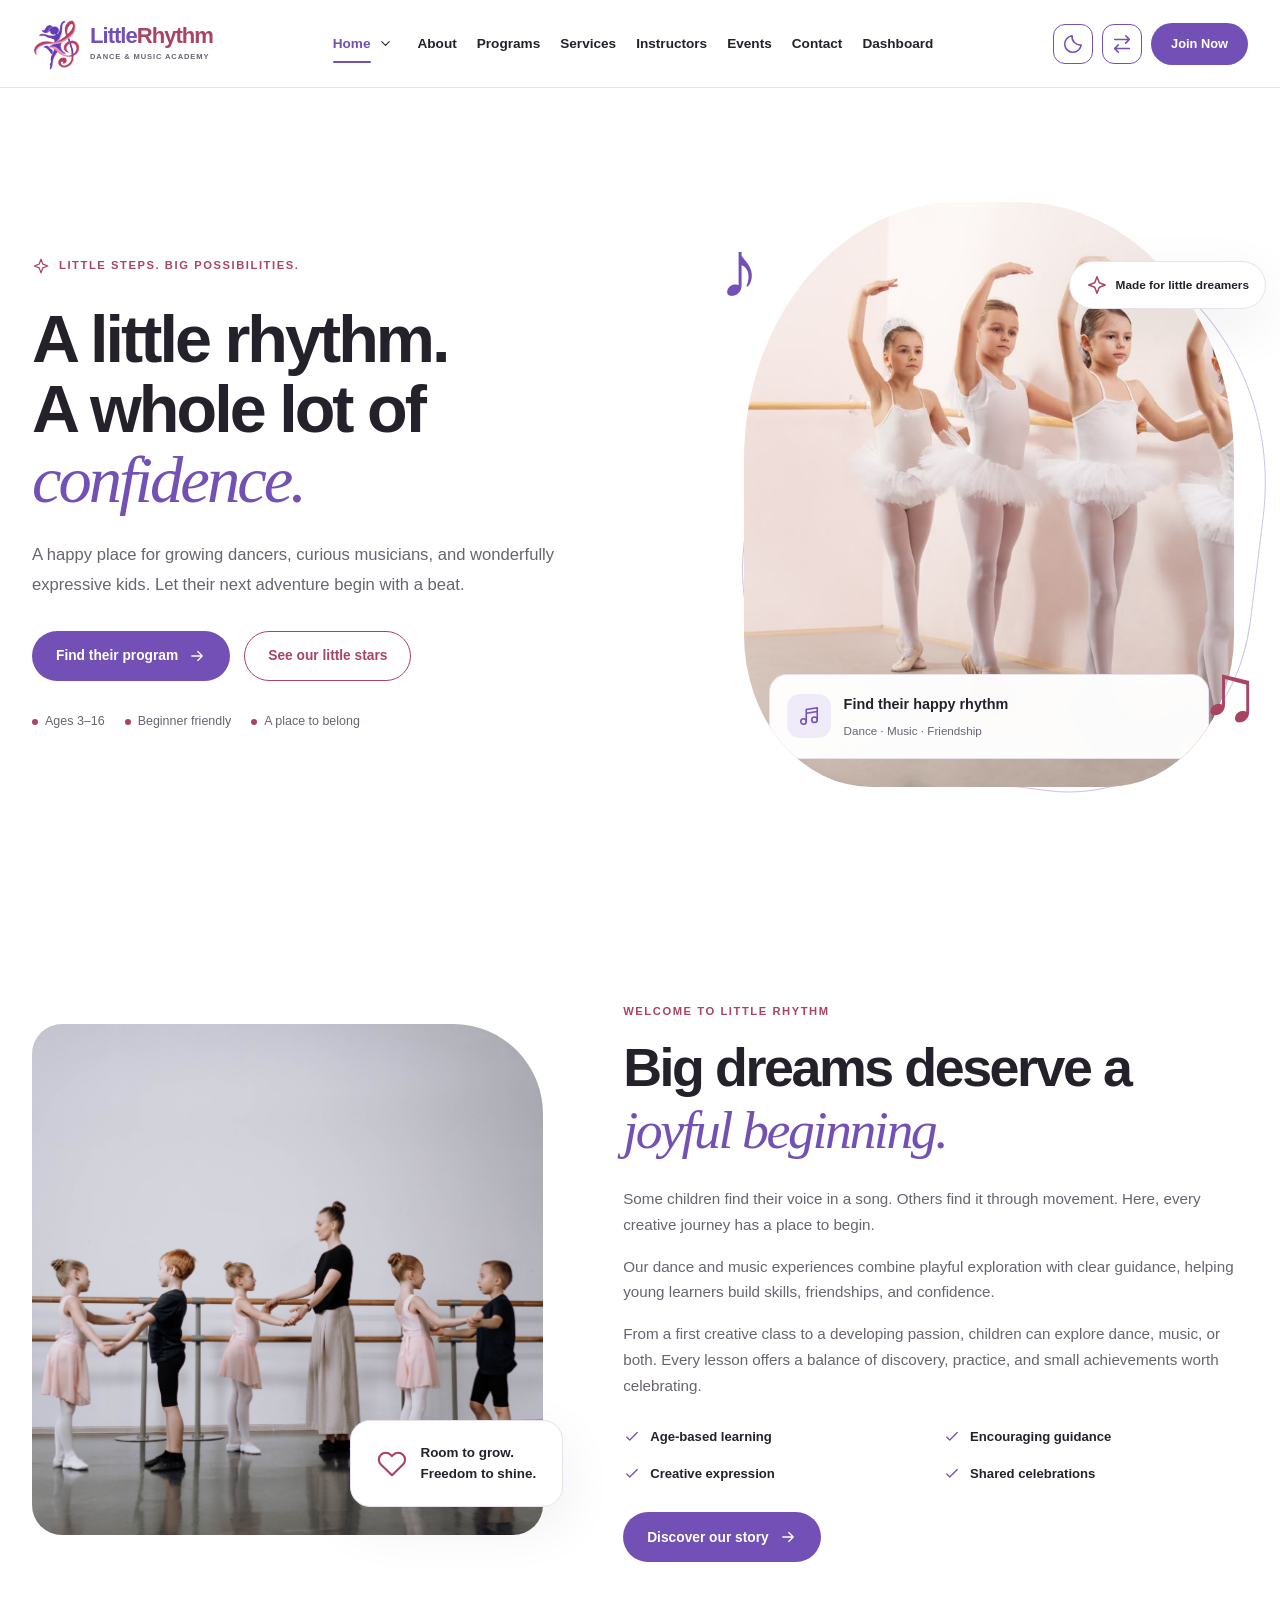
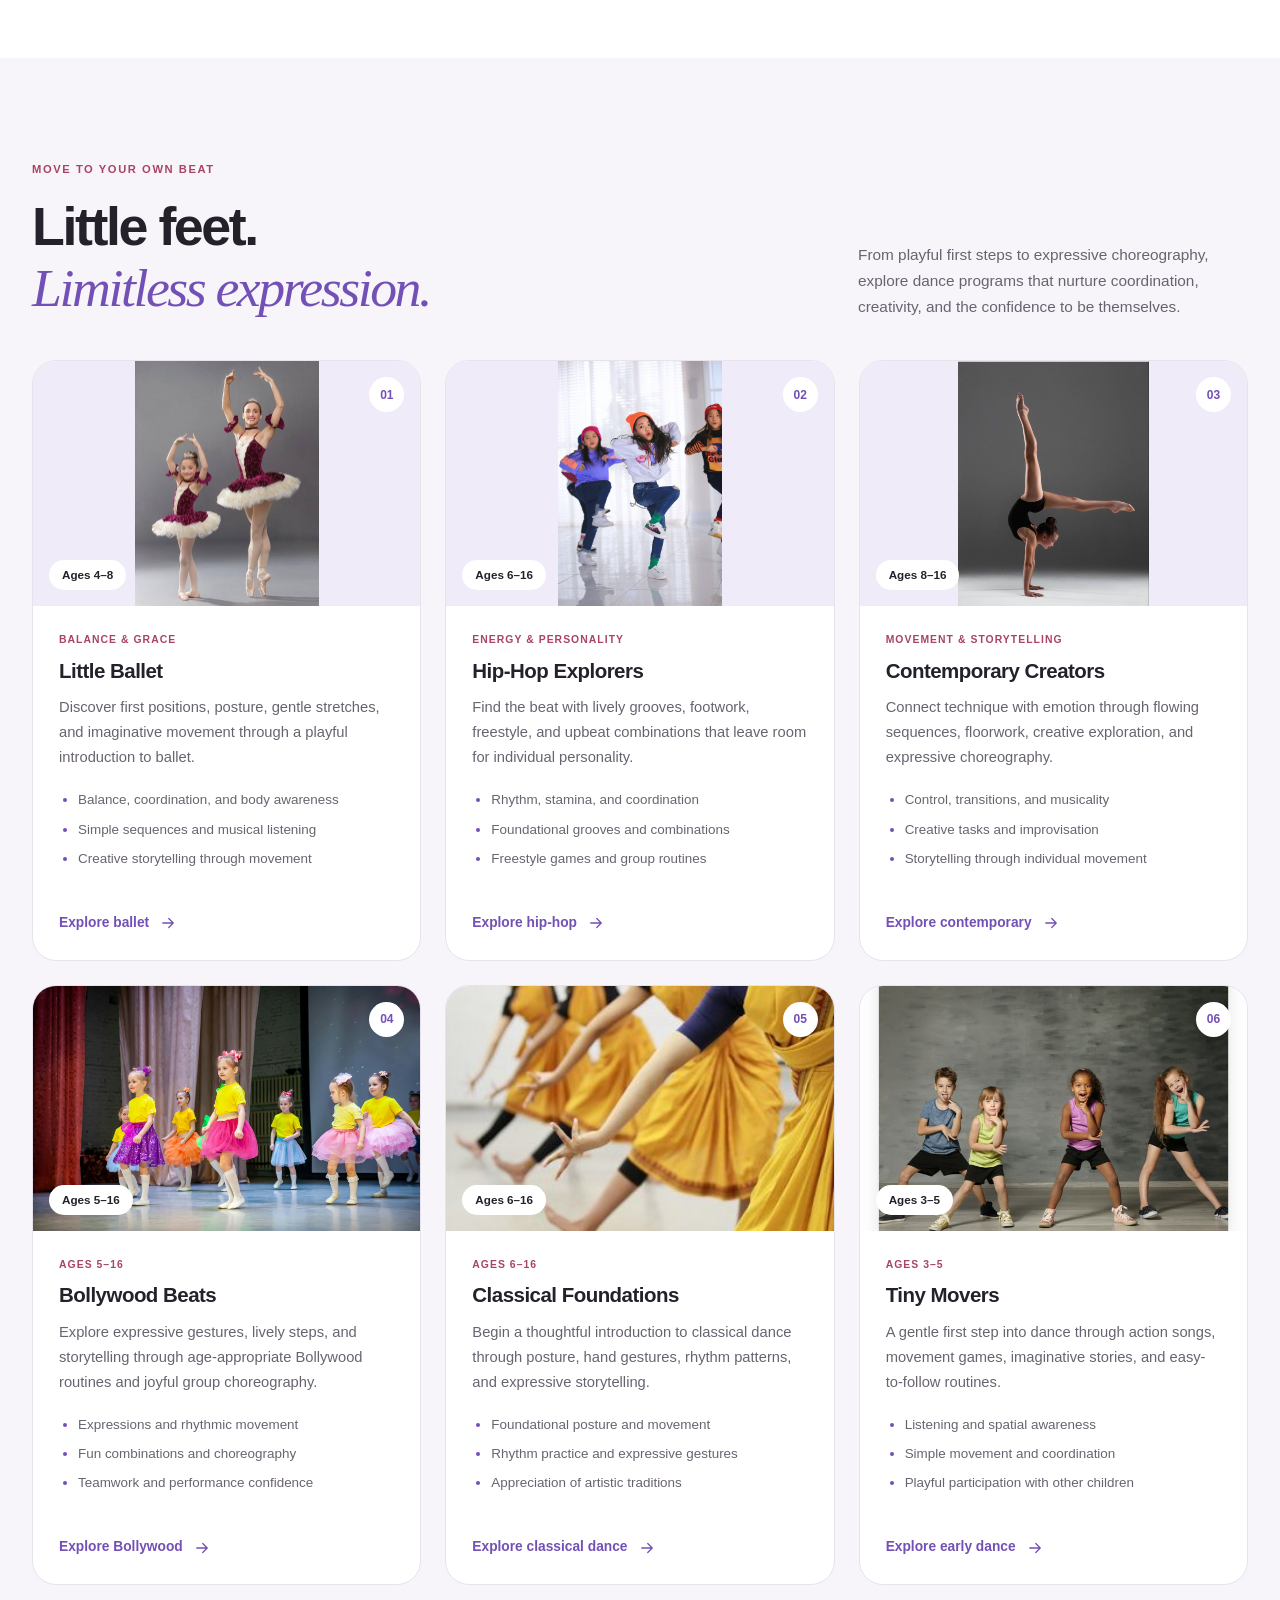
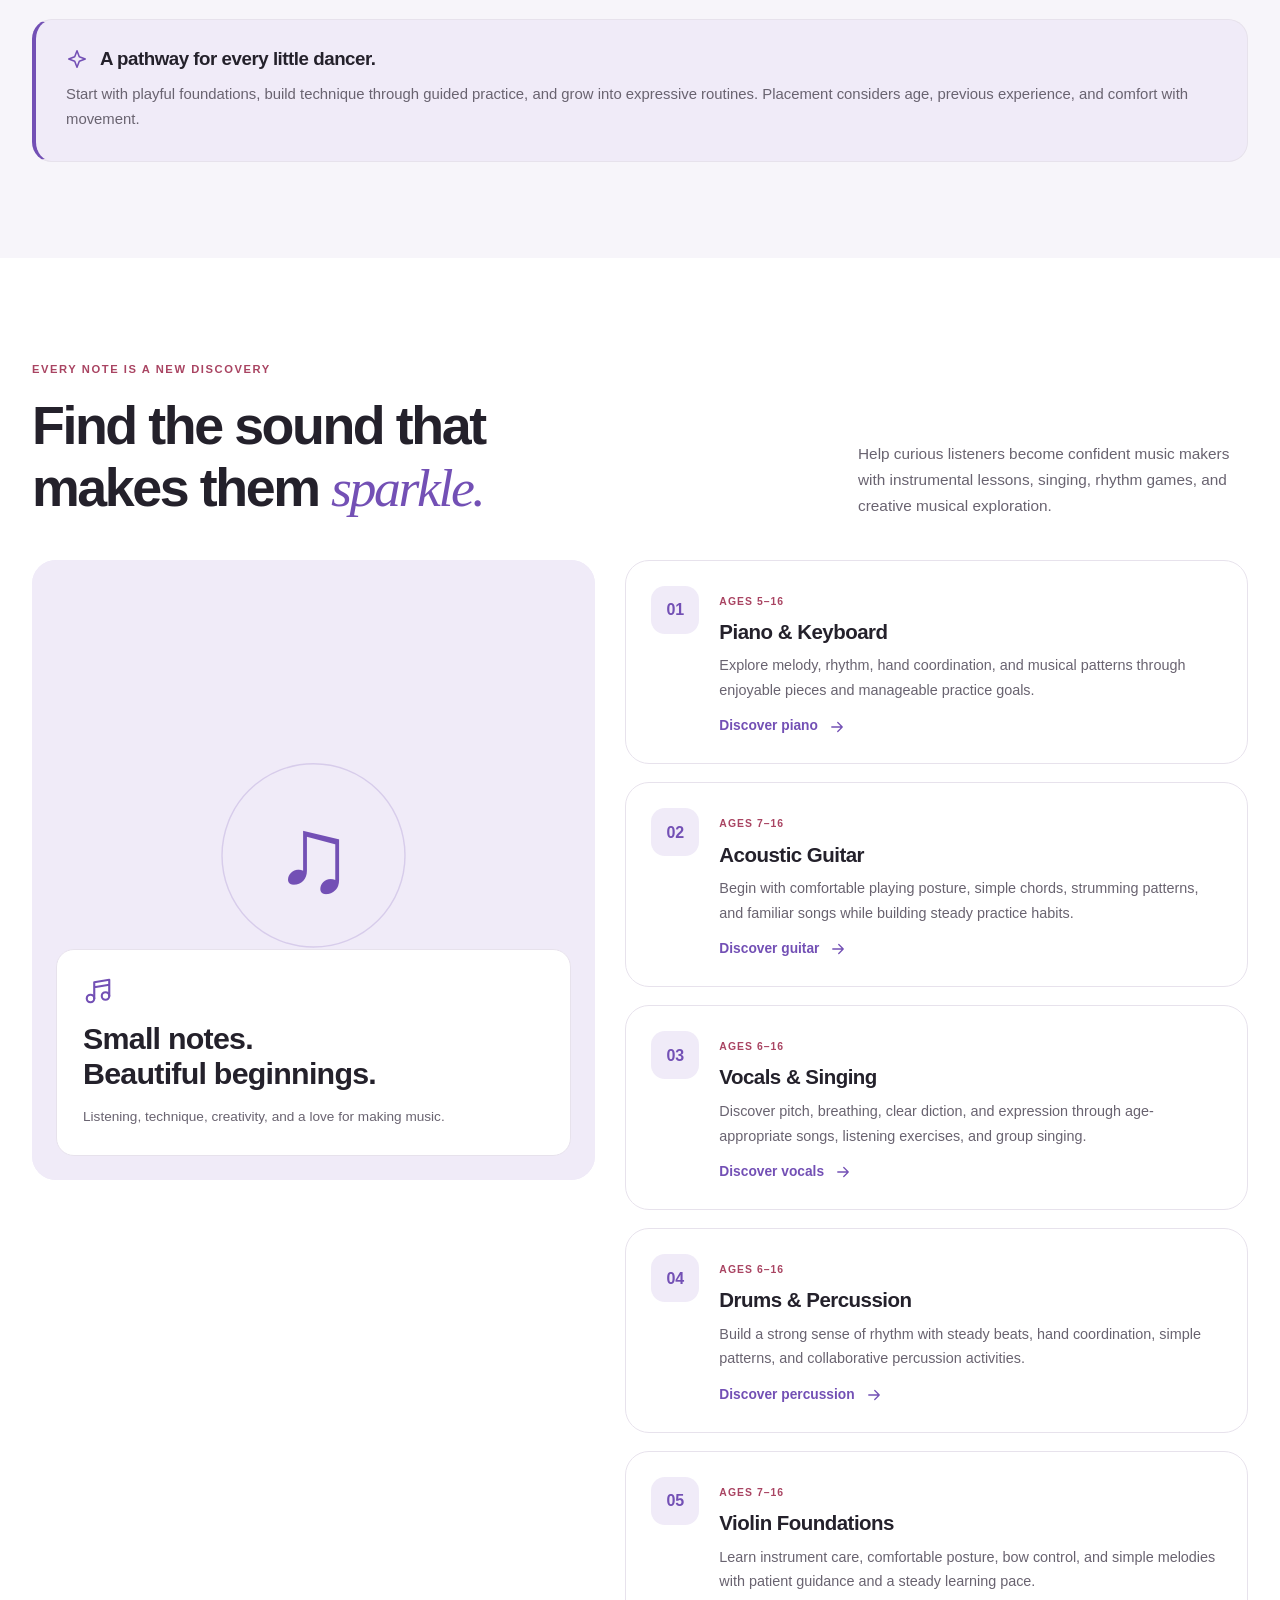
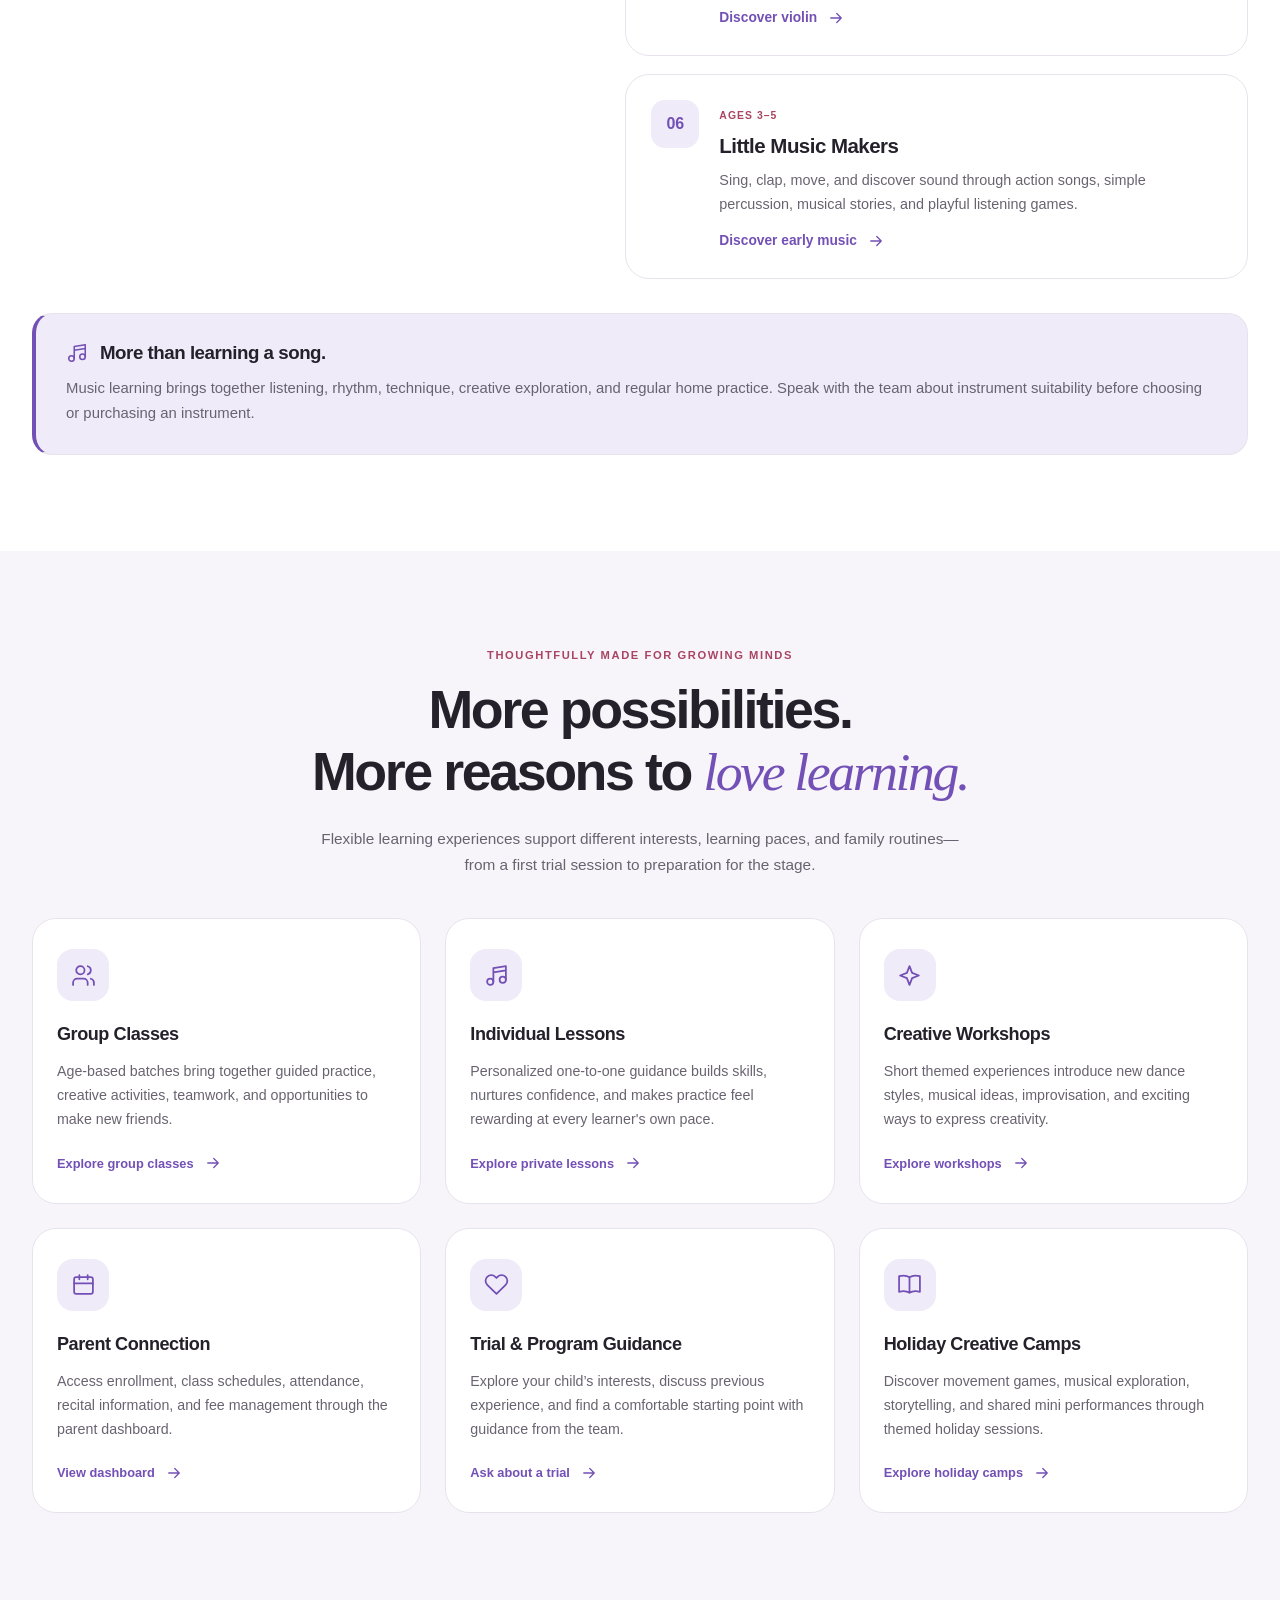
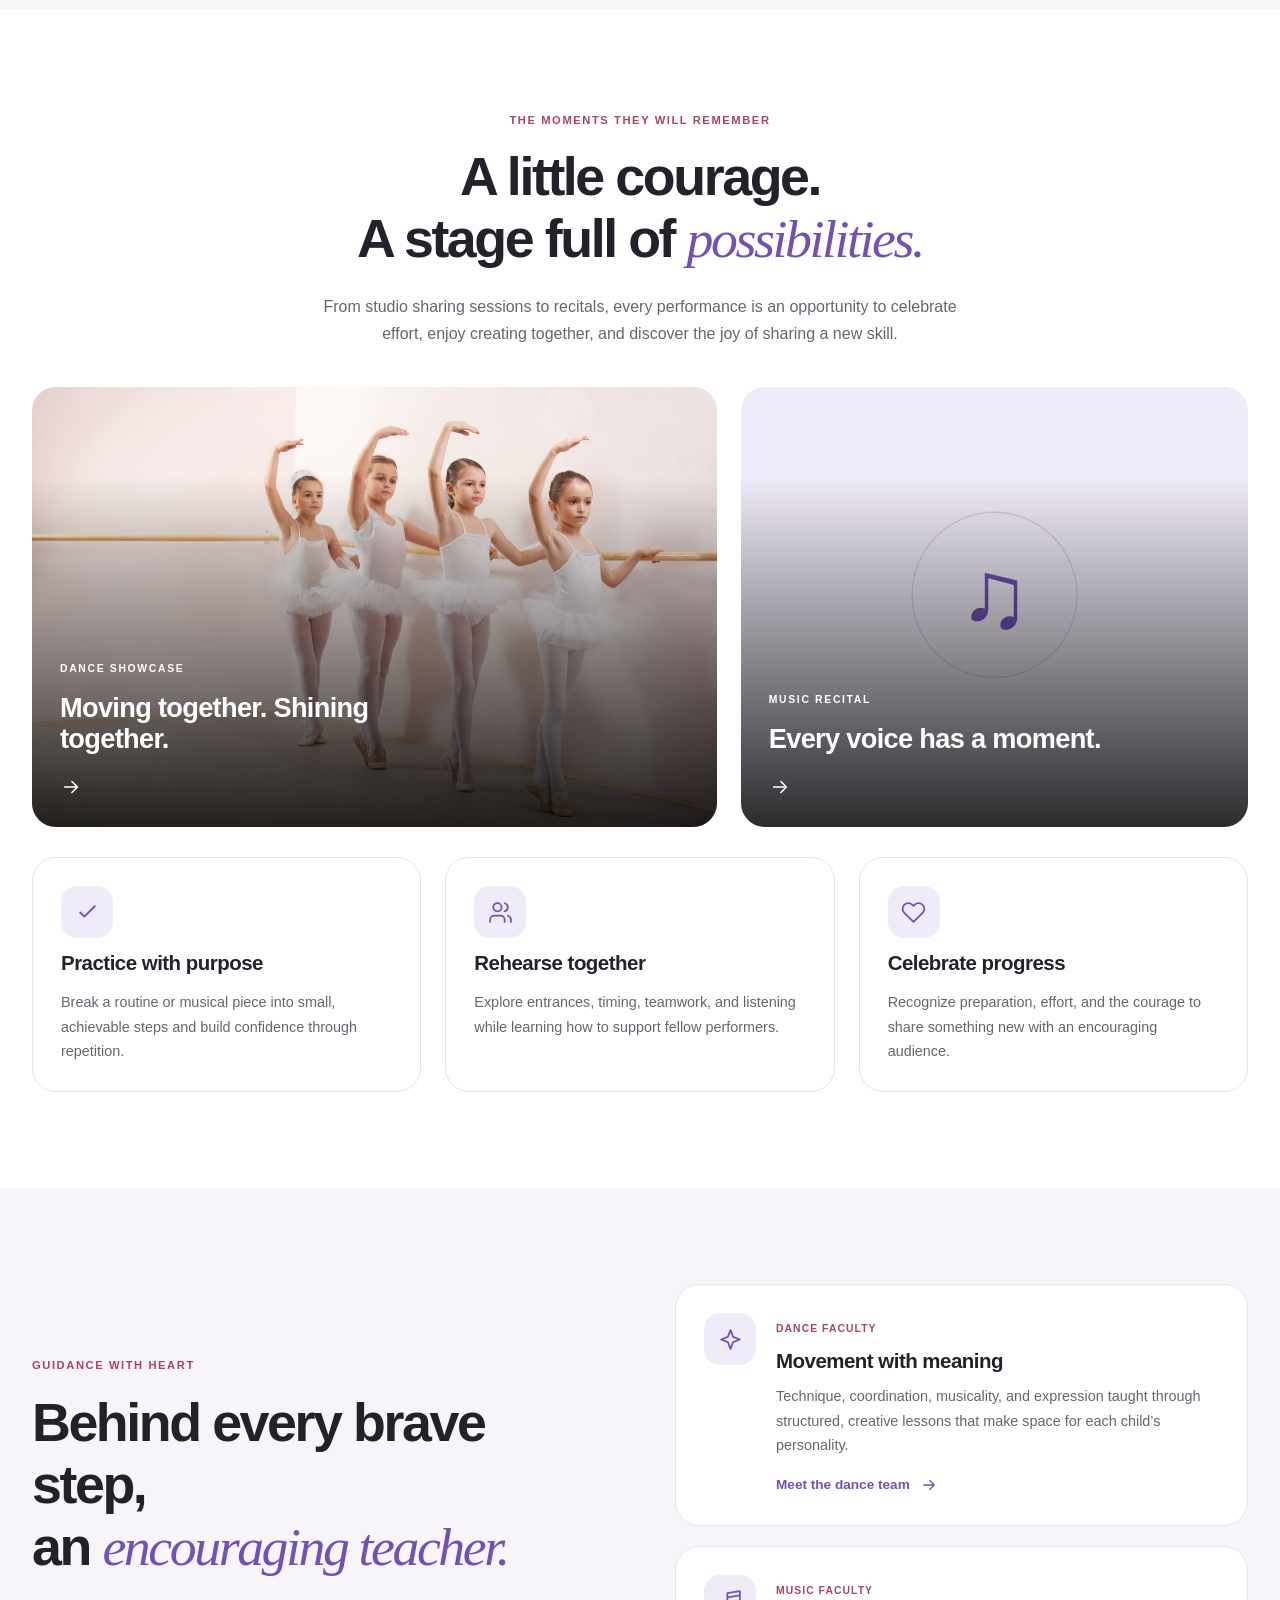
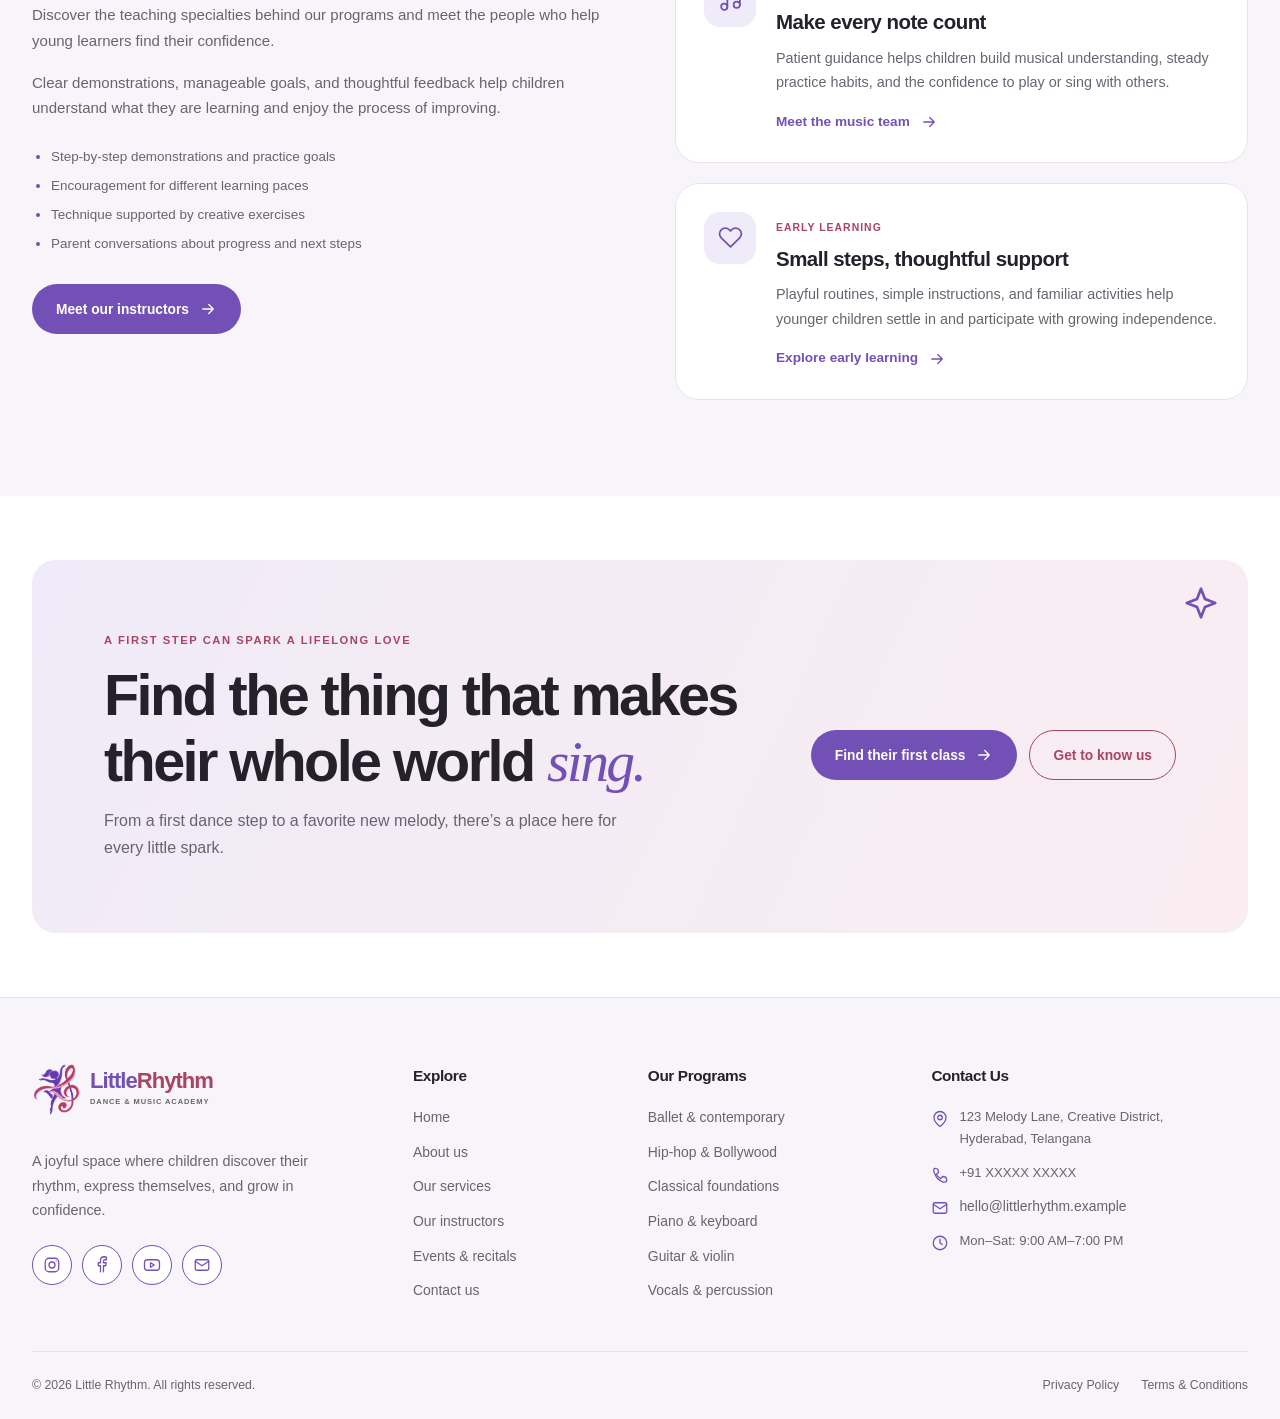
<file: index.html>
<!DOCTYPE html>
<html lang="en" dir="ltr" data-theme="light">
<head>
  <meta charset="UTF-8">
  <meta name="viewport" content="width=device-width, initial-scale=1.0">

  <title>Little Rhythm | Kids Dance & Music Academy</title>
  <meta
    name="description"
    content="Explore dance, music, creative workshops, and performance programs for children aged 3–16 at Little Rhythm."
  >

  <link rel="icon" type="image/png" href="images/logo.png">
  <link rel="preconnect" href="https://images.unsplash.com">
  <link rel="stylesheet" href="index.css">
  <script src="index.js" defer></script>
</head>

<body>

  <svg
    class="svg-library"
    xmlns="http://www.w3.org/2000/svg"
    aria-hidden="true"
  >
    <symbol id="sun" viewBox="0 0 24 24">
      <circle cx="12" cy="12" r="4"/>
      <path d="M12 2v2m0 16v2M2 12h2m16 0h2M5 5l1.5 1.5m11 11L19 19M5 19l1.5-1.5m11-11L19 5"/>
    </symbol>

    <symbol id="moon" viewBox="0 0 24 24">
      <path d="M20.9 13A9 9 0 0 1 11 3.1 9 9 0 1 0 20.9 13Z"/>
    </symbol>

    <symbol id="direction" viewBox="0 0 24 24">
      <path d="M4 7h16m-4-4 4 4-4 4M20 17H4m4-4-4 4 4 4"/>
    </symbol>

    <symbol id="menu" viewBox="0 0 24 24">
      <path d="M4 6h16M4 12h16M4 18h16"/>
    </symbol>

    <symbol id="close" viewBox="0 0 24 24">
      <path d="m6 6 12 12M18 6 6 18"/>
    </symbol>

    <symbol id="chevron" viewBox="0 0 24 24">
      <path d="m6 9 6 6 6-6"/>
    </symbol>

    <symbol id="arrow" viewBox="0 0 24 24">
      <path d="M5 12h14m-6-6 6 6-6 6"/>
    </symbol>

    <symbol id="music" viewBox="0 0 24 24">
      <path d="M9 18V5l12-2v13M9 9l12-2"/>
      <ellipse cx="6" cy="18" rx="3" ry="3"/>
      <ellipse cx="18" cy="16" rx="3" ry="3"/>
    </symbol>

    <symbol id="sparkles" viewBox="0 0 24 24">
      <path d="m12 3 2.5 6.5L21 12l-6.5 2.5L12 21l-2.5-6.5L3 12l6.5-2.5L12 3Z"/>
    </symbol>

    <symbol id="heart" viewBox="0 0 24 24">
      <path d="M20.8 4.6a5.5 5.5 0 0 0-7.8 0L12 5.7l-1.1-1.1a5.5 5.5 0 0 0-7.8 7.8L12 21l8.8-8.6a5.5 5.5 0 0 0 0-7.8Z"/>
    </symbol>

    <symbol id="users" viewBox="0 0 24 24">
      <circle cx="9" cy="7" r="4"/>
      <path d="M16 21v-2a4 4 0 0 0-4-4H6a4 4 0 0 0-4 4v2m20 0v-2a4 4 0 0 0-3-3.87M16 3.13a4 4 0 0 1 0 7.75"/>
    </symbol>

    <symbol id="check" viewBox="0 0 24 24">
      <path d="m5 12 4 4L19 6"/>
    </symbol>

    <symbol id="calendar" viewBox="0 0 24 24">
      <rect x="3" y="5" width="18" height="16" rx="2"/>
      <path d="M16 3v4M8 3v4M3 11h18"/>
    </symbol>

    <symbol id="clock" viewBox="0 0 24 24">
      <circle cx="12" cy="12" r="9"/>
      <path d="M12 7v5l3 2"/>
    </symbol>

    <symbol id="pin" viewBox="0 0 24 24">
      <path d="M20 10c0 6-8 12-8 12S4 16 4 10a8 8 0 1 1 16 0Z"/>
      <circle cx="12" cy="10" r="3"/>
    </symbol>

    <symbol id="phone" viewBox="0 0 24 24">
      <path d="m5 3 4 1 1 5-3 2a16 16 0 0 0 6 6l2-3 5 1 1 4c-1 5-8 2-12-2S2 4 5 3Z"/>
    </symbol>

    <symbol id="mail" viewBox="0 0 24 24">
      <rect x="3" y="5" width="18" height="14" rx="2"/>
      <path d="m3 7 9 6 9-6"/>
    </symbol>

    <symbol id="instagram" viewBox="0 0 24 24">
      <rect x="3" y="3" width="18" height="18" rx="5"/>
      <circle cx="12" cy="12" r="4"/>
      <path d="M17.5 6.5h.01"/>
    </symbol>

    <symbol id="facebook" viewBox="0 0 24 24">
      <path d="M14 21v-8h3l.5-4H14V7c0-1 .3-2 2-2h2V1.5A22 22 0 0 0 15 1c-3 0-5 2-5 5v3H7v4h3v8"/>
    </symbol>

    <symbol id="youtube" viewBox="0 0 24 24">
      <rect x="2" y="5" width="20" height="14" rx="4"/>
      <path d="m10 9 5 3-5 3V9Z"/>
    </symbol>

    <symbol id="book" viewBox="0 0 24 24">
      <path d="M12 5c-3-2-6-2-10-1v15c4-1 7-1 10 1 3-2 6-2 10-1V4c-4-1-7-1-10 1Zm0 0v15"/>
    </symbol>

    <symbol id="award" viewBox="0 0 24 24">
      <circle cx="12" cy="8" r="5"/>
      <path d="m8 12-2 9 6-3 6 3-2-9"/>
    </symbol>
  </svg>

  <a class="skip-link" href="#main">Skip to content</a>


  <header class="site-header">
    <div class="container header-inner">
      <a class="brand" href="index.html" aria-label="Little Rhythm home">
        <span class="brand-mark">
          <img src="images/logo.png" alt="" data-fallback>
        </span>

        <span class="brand-copy">
          <strong>Little<span>Rhythm</span></strong>
          <small>DANCE & MUSIC ACADEMY</small>
        </span>
      </a>

      <nav
        id="navigation"
        class="navigation"
        aria-label="Main navigation"
      >
        <div class="home-group">
          <div class="home-control">
            <a
              class="nav-link active"
              href="index.html"
              aria-current="page"
            >
              Home
            </a>

            <button
              id="homeToggle"
              class="dropdown-toggle"
              type="button"
              aria-label="Show home pages"
              aria-expanded="false"
              aria-controls="homeDropdown"
            >
              <svg class="icon" aria-hidden="true">
                <use href="#chevron"/>
              </svg>
            </button>
          </div>

          <div id="homeDropdown" class="home-dropdown" hidden>
            <a href="index.html">Home 1 — Classic</a>
            <a href="home2.html">Home 2 — Premium</a>
          </div>
        </div>

        <a class="nav-link" href="about.html">About</a>
        <a class="nav-link" href="programs.html">Programs</a>
        <a class="nav-link" href="services.html">Services</a>
        <a class="nav-link" href="instructors.html">Instructors</a>
        <a class="nav-link" href="events.html">Events</a>
        <a class="nav-link" href="contact.html">Contact</a>
        <a class="nav-link" href="dashboard.html">Dashboard</a>

        <a class="button button-primary nav-cta" href="signup.html">
          Join Now
        </a>
      </nav>

      <div class="header-actions">
        <button
          class="icon-button preference-button"
          id="themeToggle"
          type="button"
          aria-label="Switch to dark mode"
          title="Switch to dark mode"
        >
          <svg class="icon" aria-hidden="true">
            <use href="#moon"/>
          </svg>
        </button>

        <button
          class="icon-button preference-button"
          id="directionToggle"
          type="button"
          aria-label="Switch to right-to-left layout"
          title="Switch to right-to-left layout"
          aria-pressed="false"
        >
          <svg class="icon" aria-hidden="true">
            <use href="#direction"/>
          </svg>
        </button>

        <a class="button button-primary header-cta" href="signup.html">
          Join Now
        </a>

        <button
          class="icon-button menu-toggle"
          id="menuToggle"
          type="button"
          aria-label="Open navigation"
          aria-expanded="false"
          aria-controls="navigation"
        >
          <svg class="icon" aria-hidden="true">
            <use href="#menu"/>
          </svg>
        </button>
      </div>
    </div>
  </header>

  <main id="main">

    <section class="hero" aria-labelledby="heroTitle">
      <div class="container hero-grid">
        <div class="hero-content">
          <span class="eyebrow">
            <svg class="icon" aria-hidden="true">
              <use href="#sparkles"/>
            </svg>
            LITTLE STEPS. BIG POSSIBILITIES.
          </span>

          <h1 id="heroTitle">
            A little rhythm.<br>
            A whole lot of <em>confidence.</em>
          </h1>

          <p>
            A happy place for growing dancers, curious musicians, and
            wonderfully expressive kids. Let their next adventure begin
            with a beat.
          </p>

          <div class="button-row">
            <a class="button button-primary" href="programs.html">
              Find their program
              <svg class="icon directional" aria-hidden="true">
                <use href="#arrow"/>
              </svg>
            </a>

            <a class="button button-secondary" href="#performances">
              See our little stars
            </a>
          </div>

          <div class="hero-details">
            <span><i></i> Ages 3–16</span>
            <span><i></i> Beginner friendly</span>
            <span><i></i> A place to belong</span>
          </div>
        </div>

        <div class="hero-art">
          <div class="hero-image-wrap">
            <img
              class="hero-image"
              src="./images/ballet2.jpg"
              alt="Dancers expressing themselves during a performance"
              fetchpriority="high"
              width="1000"
              height="1200"
              data-fallback
            >

            <div class="image-caption">
              <span class="caption-icon">
                <svg class="icon" aria-hidden="true">
                  <use href="#music"/>
                </svg>
              </span>

              <div>
                <strong>Find their happy rhythm</strong>
                <small>Dance · Music · Friendship</small>
              </div>
            </div>
          </div>

          <span class="floating-note note-one" aria-hidden="true">♪</span>
          <span class="floating-note note-two" aria-hidden="true">♫</span>

          <div class="floating-label">
            <svg class="icon" aria-hidden="true">
              <use href="#sparkles"/>
            </svg>
            Made for little dreamers
          </div>
        </div>
      </div>
    </section>


    <section class="section about-section" aria-labelledby="aboutTitle">
      <div class="container about-grid">
        <div class="about-visual reveal">
          <img
            src="./images/dance.jpg"
            alt="Dancers practicing together in a studio"
            loading="lazy"
            width="600"
            height="600"
            data-fallback
          >

          <div class="about-stamp">
            <svg class="icon" aria-hidden="true">
              <use href="#heart"/>
            </svg>
            <span>Room to grow.<br>Freedom to shine.</span>
          </div>
        </div>

        <div class="about-copy reveal">
          <span class="eyebrow">WELCOME TO LITTLE RHYTHM</span>

          <h2 id="aboutTitle">
            Big dreams deserve a <em>joyful beginning.</em>
          </h2>

          <p>
            Some children find their voice in a song. Others find it
            through movement. Here, every creative journey has a place
            to begin.
          </p>

          <p>
            Our dance and music experiences combine playful exploration
            with clear guidance, helping young learners build skills,
            friendships, and confidence.
          </p>

          <p>
            From a first creative class to a developing passion, children
            can explore dance, music, or both. Every lesson offers a
            balance of discovery, practice, and small achievements
            worth celebrating.
          </p>

          <div class="about-values">
            <span>
              <svg class="icon" aria-hidden="true">
                <use href="#check"/>
              </svg>
              Age-based learning
            </span>

            <span>
              <svg class="icon" aria-hidden="true">
                <use href="#check"/>
              </svg>
              Encouraging guidance
            </span>

            <span>
              <svg class="icon" aria-hidden="true">
                <use href="#check"/>
              </svg>
              Creative expression
            </span>

            <span>
              <svg class="icon" aria-hidden="true">
                <use href="#check"/>
              </svg>
              Shared celebrations
            </span>
          </div>

          <a class="button button-primary" href="about.html">
            Discover our story
            <svg class="icon directional" aria-hidden="true">
              <use href="#arrow"/>
            </svg>
          </a>
        </div>
      </div>
    </section>


    <section
      class="section section-alt"
      id="dance"
      aria-labelledby="danceTitle"
    >
      <div class="container">
        <div class="section-heading reveal">
          <div>
            <span class="eyebrow">MOVE TO YOUR OWN BEAT</span>
            <h2 id="danceTitle">
              Little feet.<br><em>Limitless expression.</em>
            </h2>
          </div>

          <p>
            From playful first steps to expressive choreography, explore
            dance programs that nurture coordination, creativity, and
            the confidence to be themselves.
          </p>
        </div>

        <div class="three-grid">
          <article class="image-card reveal">
            <div class="card-picture">
              <img
                src="images/ballet dance.jpg"
                alt="Ballet dancers practicing graceful movements"
                loading="lazy"
                width="600"
                height="400"
                data-fallback
              >
              <span class="card-number">01</span>
              <span class="image-tag">Ages 4–8</span>
            </div>

            <div class="card-body">
              <span class="card-kicker">BALANCE & GRACE</span>
              <h3>Little Ballet</h3>
              <p>
                Discover first positions, posture, gentle stretches,
                and imaginative movement through a playful
                introduction to ballet.
              </p>

              <ul class="program-points">
                <li>Balance, coordination, and body awareness</li>
                <li>Simple sequences and musical listening</li>
                <li>Creative storytelling through movement</li>
              </ul>

              <a class="text-link" href="programs.html#ballet">
                Explore ballet
                <svg class="icon directional" aria-hidden="true">
                  <use href="#arrow"/>
                </svg>
              </a>
            </div>
          </article>

          <article class="image-card reveal">
            <div class="card-picture">
              <img
                src="images/hip hop.jpg"
                alt="Dancers practicing energetic hip-hop movements"
                loading="lazy"
                width="800"
                height="600"
                data-fallback
              >
              <span class="card-number">02</span>
              <span class="image-tag">Ages 6–16</span>
            </div>

            <div class="card-body">
              <span class="card-kicker">ENERGY & PERSONALITY</span>
              <h3>Hip-Hop Explorers</h3>
              <p>
                Find the beat with lively grooves, footwork, freestyle,
                and upbeat combinations that leave room for
                individual personality.
              </p>

              <ul class="program-points">
                <li>Rhythm, stamina, and coordination</li>
                <li>Foundational grooves and combinations</li>
                <li>Freestyle games and group routines</li>
              </ul>

              <a class="text-link" href="programs.html#hiphop">
                Explore hip-hop
                <svg class="icon directional" aria-hidden="true">
                  <use href="#arrow"/>
                </svg>
              </a>
            </div>
          </article>

          <article class="image-card reveal">
            <div class="card-picture">
              <img
                src="images/contempory.jpg"
                alt="Dancers expressing a story through contemporary movement"
                loading="lazy"
                width="800"
                height="600"
                data-fallback
              >
              <span class="card-number">03</span>
              <span class="image-tag">Ages 8–16</span>
            </div>

            <div class="card-body">
              <span class="card-kicker">MOVEMENT & STORYTELLING</span>
              <h3>Contemporary Creators</h3>
              <p>
                Connect technique with emotion through flowing
                sequences, floorwork, creative exploration,
                and expressive choreography.
              </p>

              <ul class="program-points">
                <li>Control, transitions, and musicality</li>
                <li>Creative tasks and improvisation</li>
                <li>Storytelling through individual movement</li>
              </ul>

              <a class="text-link" href="programs.html#contemporary">
                Explore contemporary
                <svg class="icon directional" aria-hidden="true">
                  <use href="#arrow"/>
                </svg>
              </a>
            </div>
          </article>

          <article class="image-card reveal">
            <div class="card-picture">
              <img
                class="program-card-image"
                src="./images/dance 2.jpg"
                alt="Young dancers performing together on stage"
                loading="lazy"
                width="800"
                height="600"
                data-fallback
              >
              <span class="card-number">04</span>
              <span class="image-tag">Ages 5–16</span>
            </div>

            <div class="card-body">
              <span class="card-kicker">AGES 5–16</span>
              <h3>Bollywood Beats</h3>
              <p>
                Explore expressive gestures, lively steps, and
                storytelling through age-appropriate Bollywood
                routines and joyful group choreography.
              </p>

              <ul class="program-points">
                <li>Expressions and rhythmic movement</li>
                <li>Fun combinations and choreography</li>
                <li>Teamwork and performance confidence</li>
              </ul>

              <a class="text-link" href="programs.html#bollywood">
                Explore Bollywood
                <svg class="icon directional" aria-hidden="true">
                  <use href="#arrow"/>
                </svg>
              </a>
            </div>
          </article>

          <article class="image-card reveal">
            <div class="card-picture">
              <img
                class="program-card-image"
                src="./images/classical 1.jpg"
                alt="A young classical dancer practicing an expressive pose"
                loading="lazy"
                width="800"
                height="600"
                data-fallback
              >
              <span class="card-number">05</span>
              <span class="image-tag">Ages 6–16</span>
            </div>

            <div class="card-body">
              <span class="card-kicker">AGES 6–16</span>
              <h3>Classical Foundations</h3>
              <p>
                Begin a thoughtful introduction to classical dance
                through posture, hand gestures, rhythm patterns,
                and expressive storytelling.
              </p>

              <ul class="program-points">
                <li>Foundational posture and movement</li>
                <li>Rhythm practice and expressive gestures</li>
                <li>Appreciation of artistic traditions</li>
              </ul>

              <a class="text-link" href="programs.html#classical">
                Explore classical dance
                <svg class="icon directional" aria-hidden="true">
                  <use href="#arrow"/>
                </svg>
              </a>
            </div>
          </article>

          <article class="image-card reveal">
            <div class="card-picture">
              <img
                class="program-card-image"
                src="./images/small moves.jpg"
                alt="Young children exploring movement together"
                loading="lazy"
                width="800"
                height="600"
                data-fallback
              >
              <span class="card-number">06</span>
              <span class="image-tag">Ages 3–5</span>
            </div>

            <div class="card-body">
              <span class="card-kicker">AGES 3–5</span>
              <h3>Tiny Movers</h3>
              <p>
                A gentle first step into dance through action songs,
                movement games, imaginative stories, and
                easy-to-follow routines.
              </p>

              <ul class="program-points">
                <li>Listening and spatial awareness</li>
                <li>Simple movement and coordination</li>
                <li>Playful participation with other children</li>
              </ul>

              <a class="text-link" href="programs.html#tiny-movers">
                Explore early dance
                <svg class="icon directional" aria-hidden="true">
                  <use href="#arrow"/>
                </svg>
              </a>
            </div>
          </article>
        </div>

        <div class="learning-note reveal">
          <div class="note-heading">
            <svg class="icon" aria-hidden="true">
              <use href="#sparkles"/>
            </svg>
            <h3>A pathway for every little dancer.</h3>
          </div>
          <p>
            Start with playful foundations, build technique through
            guided practice, and grow into expressive routines.
            Placement considers age, previous experience, and comfort
            with movement.
          </p>
        </div>
      </div>
    </section>


    <section
      class="section music-section"
      id="music"
      aria-labelledby="musicTitle"
    >
      <div class="container">
        <div class="section-heading reveal">
          <div>
            <span class="eyebrow">EVERY NOTE IS A NEW DISCOVERY</span>
            <h2 id="musicTitle">
              Find the sound that<br>makes them <em>sparkle.</em>
            </h2>
          </div>

          <p>
            Help curious listeners become confident music makers with
            instrumental lessons, singing, rhythm games, and creative
            musical exploration.
          </p>
        </div>

        <div class="music-layout">
          <div class="music-feature reveal">
            <img
              src="https://images.unsplash.com/photo-1520523839897-bd0b52f945a0?auto=format&fit=crop&w=1100&q=85"
              alt="Piano keyboard ready for musical practice"
              loading="lazy"
              width="1000"
              height="1100"
              data-fallback
            >

            <div class="music-feature-caption">
              <svg class="icon" aria-hidden="true">
                <use href="#music"/>
              </svg>
              <h3>Small notes.<br>Beautiful beginnings.</h3>
              <p>
                Listening, technique, creativity, and a love
                for making music.
              </p>
            </div>
          </div>

          <div class="music-options">
            <article class="music-card reveal">
              <span class="number-icon">01</span>
              <div>
                <span class="card-kicker">AGES 5–16</span>
                <h3>Piano & Keyboard</h3>
                <p>
                  Explore melody, rhythm, hand coordination, and
                  musical patterns through enjoyable pieces and
                  manageable practice goals.
                </p>
                <a class="text-link" href="programs.html#piano">
                  Discover piano
                  <svg class="icon directional" aria-hidden="true">
                    <use href="#arrow"/>
                  </svg>
                </a>
              </div>
            </article>

            <article class="music-card reveal">
              <span class="number-icon">02</span>
              <div>
                <span class="card-kicker">AGES 7–16</span>
                <h3>Acoustic Guitar</h3>
                <p>
                  Begin with comfortable playing posture, simple
                  chords, strumming patterns, and familiar songs
                  while building steady practice habits.
                </p>
                <a class="text-link" href="programs.html#guitar">
                  Discover guitar
                  <svg class="icon directional" aria-hidden="true">
                    <use href="#arrow"/>
                  </svg>
                </a>
              </div>
            </article>

            <article class="music-card reveal">
              <span class="number-icon">03</span>
              <div>
                <span class="card-kicker">AGES 6–16</span>
                <h3>Vocals & Singing</h3>
                <p>
                  Discover pitch, breathing, clear diction, and
                  expression through age-appropriate songs,
                  listening exercises, and group singing.
                </p>
                <a class="text-link" href="programs.html#vocals">
                  Discover vocals
                  <svg class="icon directional" aria-hidden="true">
                    <use href="#arrow"/>
                  </svg>
                </a>
              </div>
            </article>

            <article class="music-card reveal">
              <span class="number-icon">04</span>
              <div>
                <span class="card-kicker">AGES 6–16</span>
                <h3>Drums & Percussion</h3>
                <p>
                  Build a strong sense of rhythm with steady beats,
                  hand coordination, simple patterns, and
                  collaborative percussion activities.
                </p>
                <a class="text-link" href="programs.html#drums">
                  Discover percussion
                  <svg class="icon directional" aria-hidden="true">
                    <use href="#arrow"/>
                  </svg>
                </a>
              </div>
            </article>

            <article class="music-card reveal">
              <span class="number-icon">05</span>
              <div>
                <span class="card-kicker">AGES 7–16</span>
                <h3>Violin Foundations</h3>
                <p>
                  Learn instrument care, comfortable posture, bow
                  control, and simple melodies with patient guidance
                  and a steady learning pace.
                </p>
                <a class="text-link" href="programs.html#violin">
                  Discover violin
                  <svg class="icon directional" aria-hidden="true">
                    <use href="#arrow"/>
                  </svg>
                </a>
              </div>
            </article>

            <article class="music-card reveal">
              <span class="number-icon">06</span>
              <div>
                <span class="card-kicker">AGES 3–5</span>
                <h3>Little Music Makers</h3>
                <p>
                  Sing, clap, move, and discover sound through action
                  songs, simple percussion, musical stories,
                  and playful listening games.
                </p>
                <a class="text-link" href="programs.html#early-music">
                  Discover early music
                  <svg class="icon directional" aria-hidden="true">
                    <use href="#arrow"/>
                  </svg>
                </a>
              </div>
            </article>
          </div>
        </div>

        <div class="learning-note reveal">
          <div class="note-heading">
            <svg class="icon" aria-hidden="true">
              <use href="#music"/>
            </svg>
            <h3>More than learning a song.</h3>
          </div>
          <p>
            Music learning brings together listening, rhythm, technique,
            creative exploration, and regular home practice. Speak with
            the team about instrument suitability before choosing or
            purchasing an instrument.
          </p>
        </div>
      </div>
    </section>


    <section
      class="section section-alt"
      id="services"
      aria-labelledby="servicesTitle"
    >
      <div class="container">
        <div class="section-heading centered reveal">
          <span class="eyebrow">
            THOUGHTFULLY MADE FOR GROWING MINDS
          </span>
          <h2 id="servicesTitle">
            More possibilities.<br>More reasons to <em>love learning.</em>
          </h2>
          <p>
            Flexible learning experiences support different interests,
            learning paces, and family routines—from a first trial
            session to preparation for the stage.
          </p>
        </div>

        <div class="three-grid">
          <article class="service-card reveal">
            <span class="feature-icon">
              <svg class="icon" aria-hidden="true">
                <use href="#users"/>
              </svg>
            </span>
            <h3>Group Classes</h3>
            <p>
              Age-based batches bring together guided practice,
              creative activities, teamwork, and opportunities
              to make new friends.
            </p>
            <a class="text-link" href="services.html#group">
              Explore group classes
              <svg class="icon directional" aria-hidden="true">
                <use href="#arrow"/>
              </svg>
            </a>
          </article>

          <article class="service-card reveal">
            <span class="feature-icon">
              <svg class="icon" aria-hidden="true">
                <use href="#music"/>
              </svg>
            </span>
            <h3>Individual Lessons</h3>
            <p>
              Personalized one-to-one guidance builds skills,<br>
              nurtures confidence, and makes practice feel<br>
              rewarding at every learner's own pace.
            </p>
            <a class="text-link" href="services.html#individual">
              Explore private lessons
              <svg class="icon directional" aria-hidden="true">
                <use href="#arrow"/>
              </svg>
            </a>
          </article>

          <article class="service-card reveal">
            <span class="feature-icon">
              <svg class="icon" aria-hidden="true">
                <use href="#sparkles"/>
              </svg>
            </span>
            <h3>Creative Workshops</h3>
            <p>
              Short themed experiences introduce new dance styles,
              musical ideas, improvisation, and exciting ways
              to express creativity.
            </p>
            <a class="text-link" href="services.html#workshops">
              Explore workshops
              <svg class="icon directional" aria-hidden="true">
                <use href="#arrow"/>
              </svg>
            </a>
          </article>

          <article class="service-card reveal">
            <span class="feature-icon">
              <svg class="icon" aria-hidden="true">
                <use href="#calendar"/>
              </svg>
            </span>
            <h3>Parent Connection</h3>
            <p>
              Access enrollment, class schedules, attendance,
              recital information, and fee management through
              the parent dashboard.
            </p>
            <a class="text-link" href="dashboard.html">
              View dashboard
              <svg class="icon directional" aria-hidden="true">
                <use href="#arrow"/>
              </svg>
            </a>
          </article>

          <article class="service-card reveal">
            <span class="feature-icon">
              <svg class="icon" aria-hidden="true">
                <use href="#heart"/>
              </svg>
            </span>
            <h3>Trial & Program Guidance</h3>
            <p>
              Explore your child’s interests, discuss previous
              experience, and find a comfortable starting point
              with guidance from the team.
            </p>
            <a class="text-link" href="services.html#trial">
              Ask about a trial
              <svg class="icon directional" aria-hidden="true">
                <use href="#arrow"/>
              </svg>
            </a>
          </article>

          <article class="service-card reveal">
            <span class="feature-icon">
              <svg class="icon" aria-hidden="true">
                <use href="#book"/>
              </svg>
            </span>
            <h3>Holiday Creative Camps</h3>
            <p>
              Discover movement games, musical exploration,
              storytelling, and shared mini performances
              through themed holiday sessions.
            </p>
            <a class="text-link" href="services.html#camps">
              Explore holiday camps
              <svg class="icon directional" aria-hidden="true">
                <use href="#arrow"/>
              </svg>
            </a>
          </article>

        </div>


      </div>
    </section>


    <section
      class="section performances-section"
      id="performances"
      aria-labelledby="performancesTitle"
    >
      <div class="container">
        <div class="performance-heading reveal">
          <span class="eyebrow">THE MOMENTS THEY WILL REMEMBER</span>
          <h2 id="performancesTitle">
            A little courage.<br>A stage full of <em>possibilities.</em>
          </h2>
          <p>
            From studio sharing sessions to recitals, every performance
            is an opportunity to celebrate effort, enjoy creating
            together, and discover the joy of sharing a new skill.
          </p>
        </div>

        <div class="performance-gallery">
          <a
            class="gallery-card gallery-large reveal"
            href="events.html#dance"
          >
            <img
              src="./images/ballet2.jpg"
              alt="Dancers performing a coordinated routine on stage"
              loading="lazy"
              width="1100"
              height="900"
              data-fallback
            >

            <div class="gallery-caption">
              <span>DANCE SHOWCASE</span>
              <h3>Moving together. Shining together.</h3>
              <svg class="icon directional" aria-hidden="true">
                <use href="#arrow"/>
              </svg>
            </div>
          </a>

          <a class="gallery-card reveal" href="events.html#music">
            <img
              src="https://images.unsplash.com/photo-1516280440614-37939bbacd81?auto=format&fit=crop&w=800&q=85"
              alt="Microphone prepared for a vocal performance"
              loading="lazy"
              width="800"
              height="900"
              data-fallback
            >

            <div class="gallery-caption">
              <span>MUSIC RECITAL</span>
              <h3>Every voice has a moment.</h3>
              <svg class="icon directional" aria-hidden="true">
                <use href="#arrow"/>
              </svg>
            </div>
          </a>
        </div>

        <div class="age-pathways">
          <article class="pathway-card reveal">
            <span class="feature-icon">
              <svg class="icon" aria-hidden="true">
                <use href="#check"/>
              </svg>
            </span>
            <h3>Practice with purpose</h3>
            <p>
              Break a routine or musical piece into small, achievable
              steps and build confidence through repetition.
            </p>
          </article>

          <article class="pathway-card reveal">
            <span class="feature-icon">
              <svg class="icon" aria-hidden="true">
                <use href="#users"/>
              </svg>
            </span>
            <h3>Rehearse together</h3>
            <p>
              Explore entrances, timing, teamwork, and listening
              while learning how to support fellow performers.
            </p>
          </article>

          <article class="pathway-card reveal">
            <span class="feature-icon">
              <svg class="icon" aria-hidden="true">
                <use href="#heart"/>
              </svg>
            </span>
            <h3>Celebrate progress</h3>
            <p>
              Recognize preparation, effort, and the courage to
              share something new with an encouraging audience.
            </p>
          </article>
        </div>
      </div>
    </section>


    <section
      class="section section-alt"
      aria-labelledby="instructorsTitle"
    >
      <div class="container instructor-layout">
        <div class="instructor-intro reveal">
          <span class="eyebrow">GUIDANCE WITH HEART</span>

          <h2 id="instructorsTitle">
            Behind every brave step,<br>an <em>encouraging teacher.</em>
          </h2>

          <p>
            Discover the teaching specialties behind our programs and
            meet the people who help young learners find
            their confidence.
          </p>

          <p>
            Clear demonstrations, manageable goals, and thoughtful
            feedback help children understand what they are learning
            and enjoy the process of improving.
          </p>

          <ul class="program-points instructor-points">
            <li>Step-by-step demonstrations and practice goals</li>
            <li>Encouragement for different learning paces</li>
            <li>Technique supported by creative exercises</li>
            <li>Parent conversations about progress and next steps</li>
          </ul>

          <a class="button button-primary" href="instructors.html">
            Meet our instructors
            <svg class="icon directional" aria-hidden="true">
              <use href="#arrow"/>
            </svg>
          </a>
        </div>

        <div class="instructor-cards">
          <article class="mentor-card reveal">
            <span class="feature-icon">
              <svg class="icon" aria-hidden="true">
                <use href="#sparkles"/>
              </svg>
            </span>
            <div>
              <span class="card-kicker">DANCE FACULTY</span>
              <h3>Movement with meaning</h3>
              <p>
                Technique, coordination, musicality, and expression
                taught through structured, creative lessons that make
                space for each child’s personality.
              </p>
              <a class="text-link" href="instructors.html#dance">
                Meet the dance team
                <svg class="icon directional" aria-hidden="true">
                  <use href="#arrow"/>
                </svg>
              </a>
            </div>
          </article>

          <article class="mentor-card reveal">
            <span class="feature-icon">
              <svg class="icon" aria-hidden="true">
                <use href="#music"/>
              </svg>
            </span>
            <div>
              <span class="card-kicker">MUSIC FACULTY</span>
              <h3>Make every note count</h3>
              <p>
                Patient guidance helps children build musical
                understanding, steady practice habits, and the
                confidence to play or sing with others.
              </p>
              <a class="text-link" href="instructors.html#music">
                Meet the music team
                <svg class="icon directional" aria-hidden="true">
                  <use href="#arrow"/>
                </svg>
              </a>
            </div>
          </article>

          <article class="mentor-card reveal">
            <span class="feature-icon">
              <svg class="icon" aria-hidden="true">
                <use href="#heart"/>
              </svg>
            </span>
            <div>
              <span class="card-kicker">EARLY LEARNING</span>
              <h3>Small steps, thoughtful support</h3>
              <p>
                Playful routines, simple instructions, and familiar
                activities help younger children settle in and
                participate with growing independence.
              </p>
              <a class="text-link" href="programs.html#early-music">
                Explore early learning
                <svg class="icon directional" aria-hidden="true">
                  <use href="#arrow"/>
                </svg>
              </a>
            </div>
          </article>
        </div>
      </div>
    </section>



    <section class="section final-section" aria-labelledby="finalTitle">
      <div class="container">
        <div class="final-cta final-cta--home reveal">
          <svg class="icon final-icon" aria-hidden="true">
            <use href="#sparkles"/>
          </svg>

          <span class="eyebrow">
            A FIRST STEP CAN SPARK A LIFELONG LOVE
          </span>

          <h2 id="finalTitle">
            Find the thing that makes<br>their whole world <em>sing.</em>
          </h2>

          <p>
            From a first dance step to a favorite new melody,
            there’s a place here for every little spark.
          </p>

          <div class="final-cta-actions">
            <a class="button button-primary" href="#finder">
              Find their first class
              <svg class="icon directional" aria-hidden="true">
                <use href="#arrow"/>
              </svg>
            </a>
            <a class="button button-secondary" href="about.html">
              Get to know us
            </a>
          </div>
        </div>
      </div>
    </section>
  </main>


  <footer class="site-footer">
    <div class="container footer-grid">
      <div class="footer-brand">
        <a class="brand" href="index.html" aria-label="Little Rhythm home">
          <span class="brand-mark">
            <img src="images/logo.png" alt="" data-fallback>
          </span>
          <span class="brand-copy">
            <strong>Little<span>Rhythm</span></strong>
            <small>DANCE & MUSIC ACADEMY</small>
          </span>
        </a>

        <p>
          A joyful space where children discover their rhythm,
          express themselves, and grow in confidence.
        </p>


        <div class="social-links" aria-label="Social media">
          <a
            href="https://www.instagram.com/"
            target="_blank"
            rel="noopener noreferrer"
            aria-label="Instagram"
          >
            <svg class="icon" aria-hidden="true">
              <use href="#instagram"/>
            </svg>
          </a>

          <a
            href="https://www.facebook.com/"
            target="_blank"
            rel="noopener noreferrer"
            aria-label="Facebook"
          >
            <svg class="icon" aria-hidden="true">
              <use href="#facebook"/>
            </svg>
          </a>

          <a
            href="https://www.youtube.com/"
            target="_blank"
            rel="noopener noreferrer"
            aria-label="YouTube"
          >
            <svg class="icon" aria-hidden="true">
              <use href="#youtube"/>
            </svg>
          </a>

          <a
            href="mailto:hello@littlerhythm.example"
            aria-label="Email us"
          >
            <svg class="icon" aria-hidden="true">
              <use href="#mail"/>
            </svg>
          </a>
        </div>
      </div>

      <div class="footer-column">
        <h3>Explore</h3>
        <a href="index.html">Home</a>
        <a href="about.html">About us</a>
        <a href="services.html">Our services</a>
        <a href="instructors.html">Our instructors</a>
        <a href="events.html">Events & recitals</a>
        <a href="contact.html">Contact us</a>
      </div>

      <div class="footer-column">
        <h3>Our Programs</h3>
        <a href="programs.html#ballet">Ballet & contemporary</a>
        <a href="programs.html#hiphop">Hip-hop & Bollywood</a>
        <a href="programs.html#classical">Classical foundations</a>
        <a href="programs.html#piano">Piano & keyboard</a>
        <a href="programs.html#guitar">Guitar & violin</a>
        <a href="programs.html#vocals">Vocals & percussion</a>
      </div>

      <div class="footer-column contact-column">
        <h3>Contact Us</h3>


        <div class="contact-item">
          <svg class="icon" aria-hidden="true">
            <use href="#pin"/>
          </svg>
          <span>
            123 Melody Lane, Creative District,<br>
            Hyderabad, Telangana
          </span>
        </div>

        <div class="contact-item">
          <svg class="icon" aria-hidden="true">
            <use href="#phone"/>
          </svg>
          <span>+91 XXXXX XXXXX</span>
        </div>

        <a
          class="contact-item"
          href="mailto:hello@littlerhythm.example"
        >
          <svg class="icon" aria-hidden="true">
            <use href="#mail"/>
          </svg>
          <span>hello@littlerhythm.example</span>
        </a>

        <div class="contact-item">
          <svg class="icon" aria-hidden="true">
            <use href="#clock"/>
          </svg>
          <span>Mon–Sat: 9:00 AM–7:00 PM</span>
        </div>
      </div>
    </div>

    <div class="container footer-bottom">
      <p>
        © <span id="year">2026</span> Little Rhythm.
        All rights reserved.
      </p>

      <div>
        <a href="privacy.html">Privacy Policy</a>
        <a href="terms.html">Terms & Conditions</a>
      </div>
    </div>
  </footer>
</body>
</html>
</file>
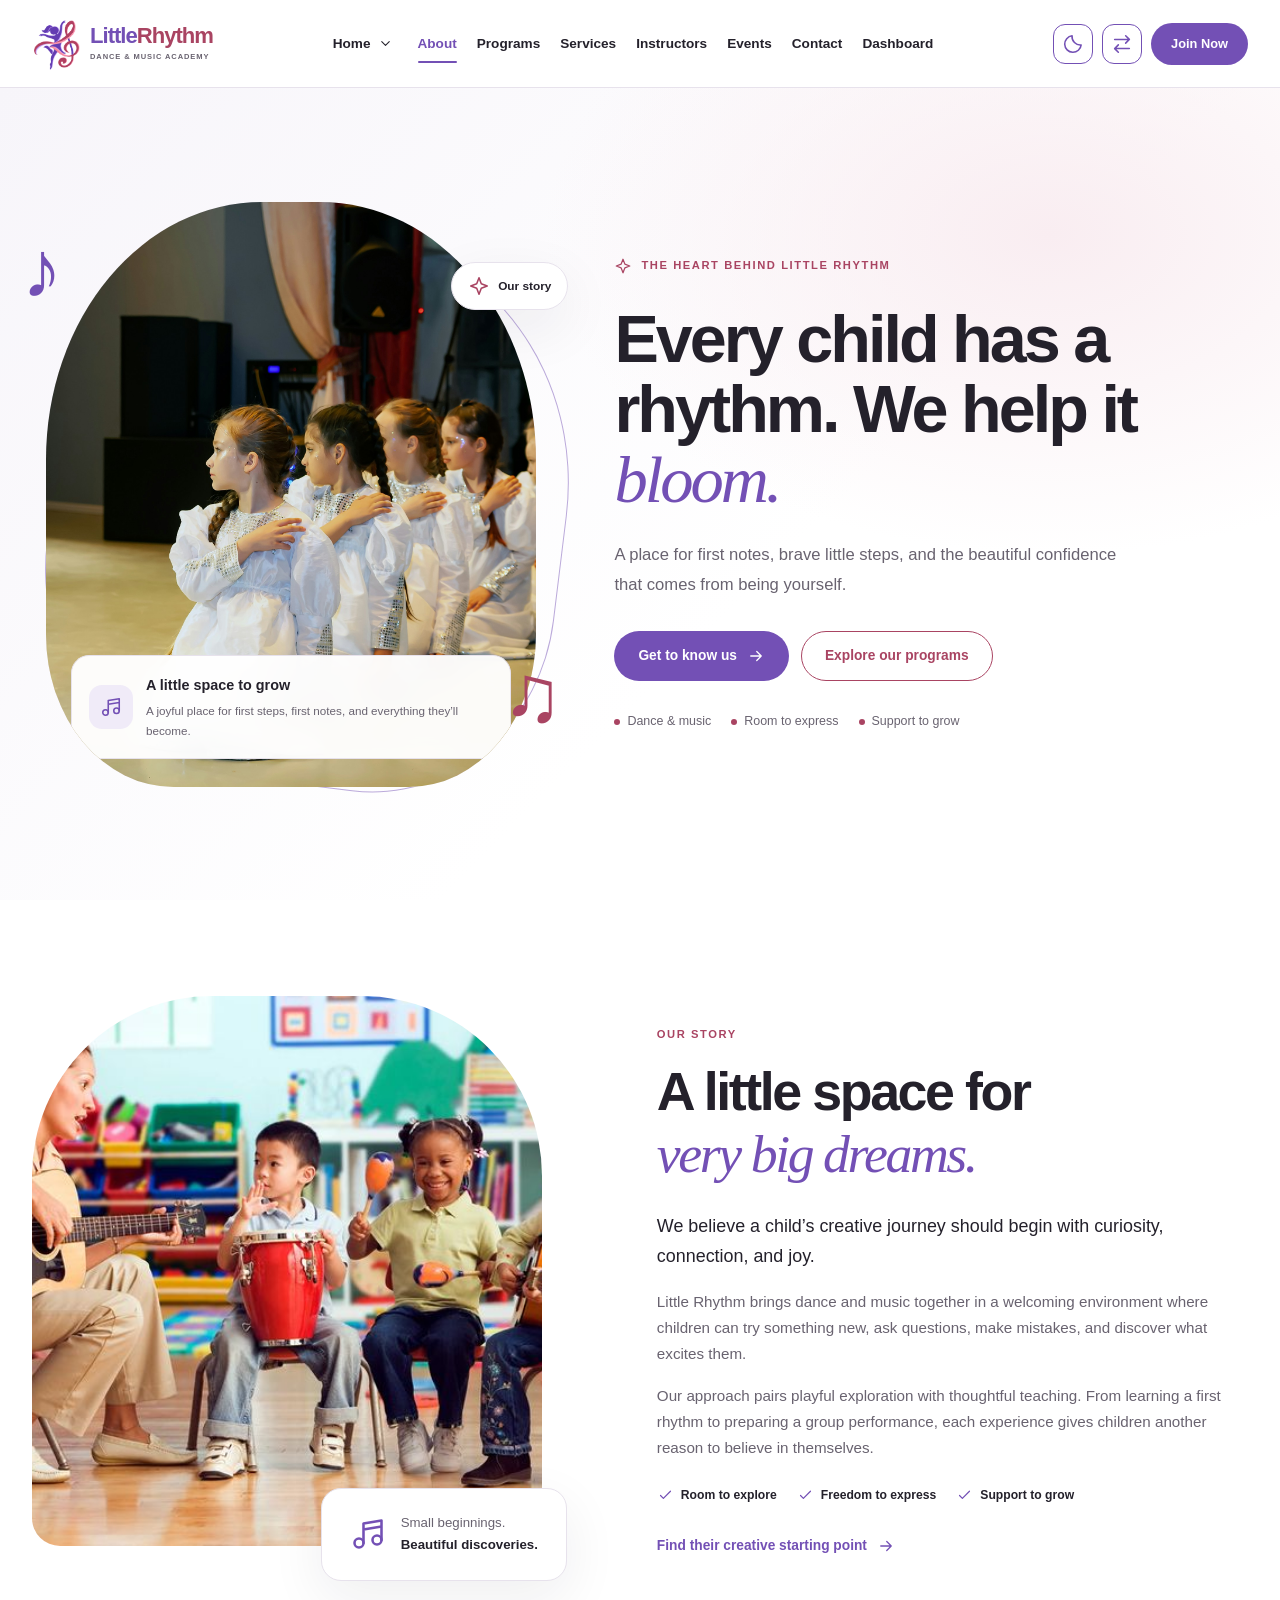
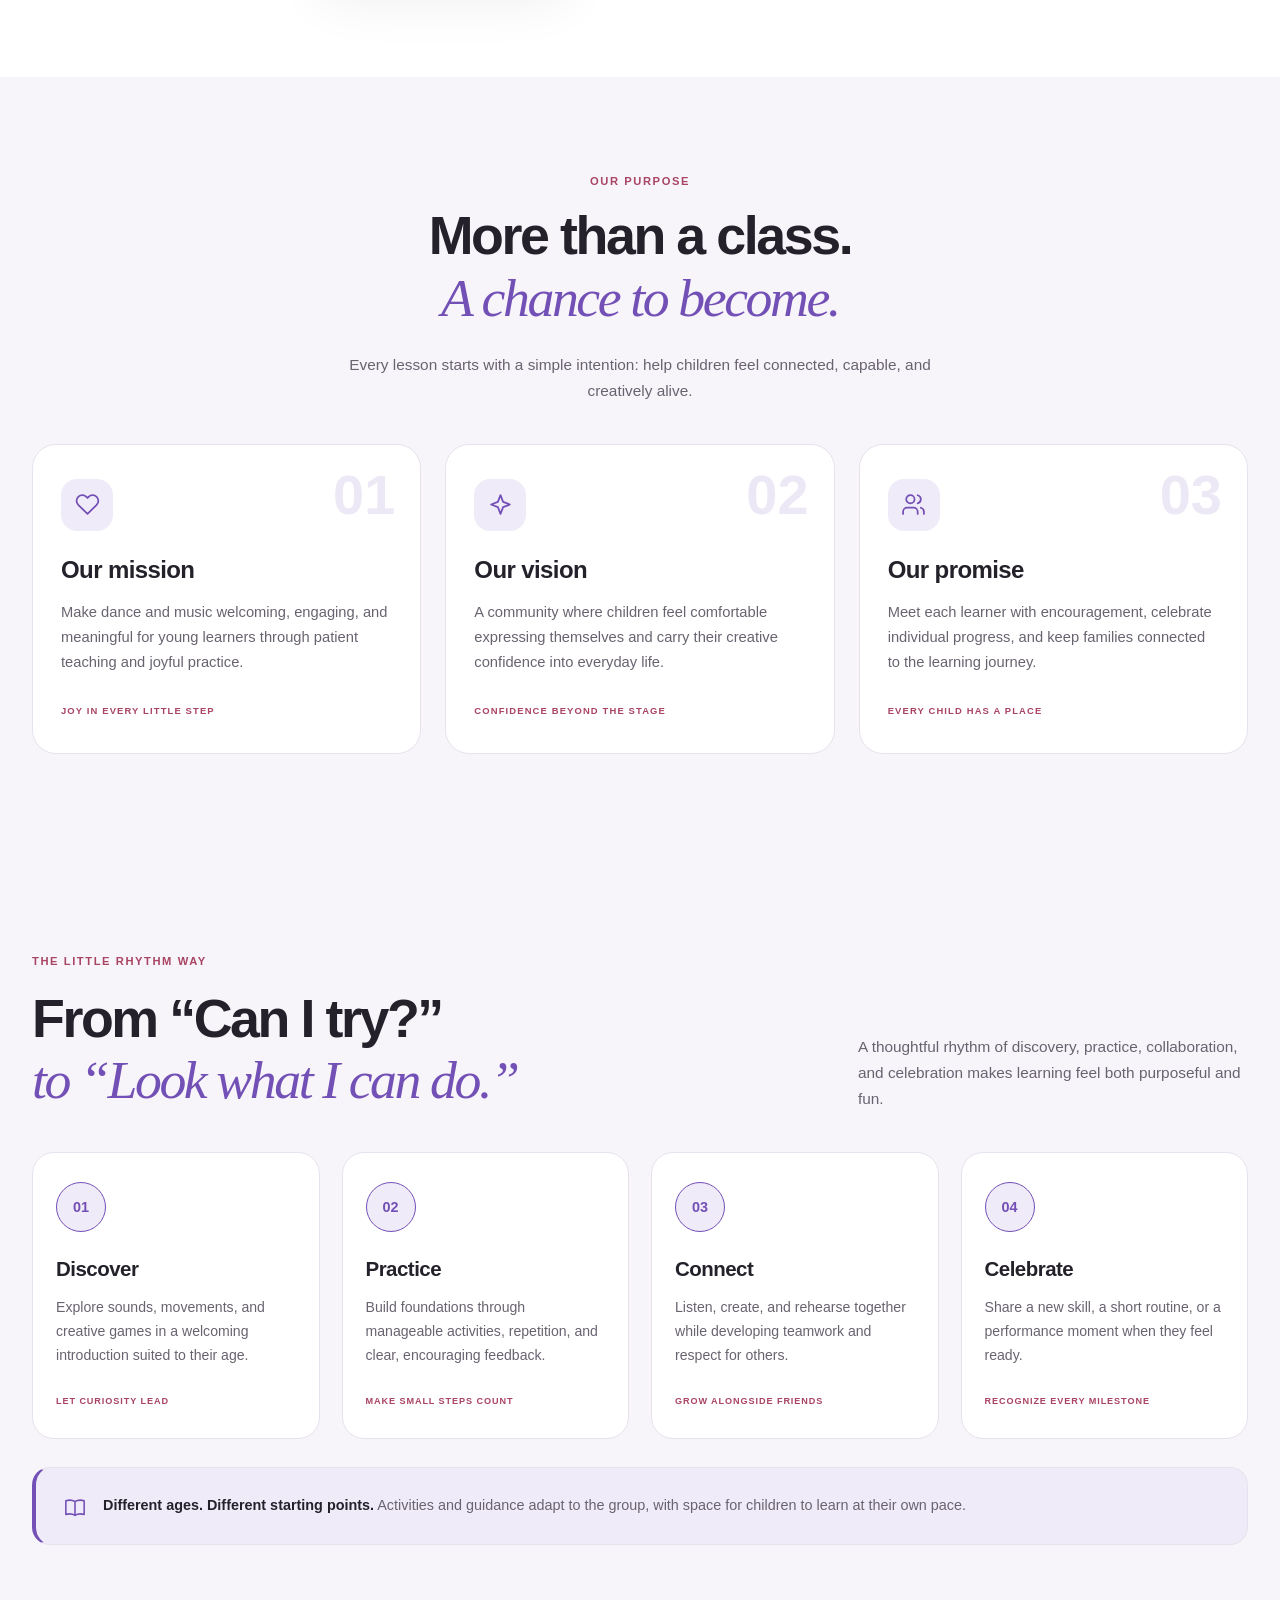
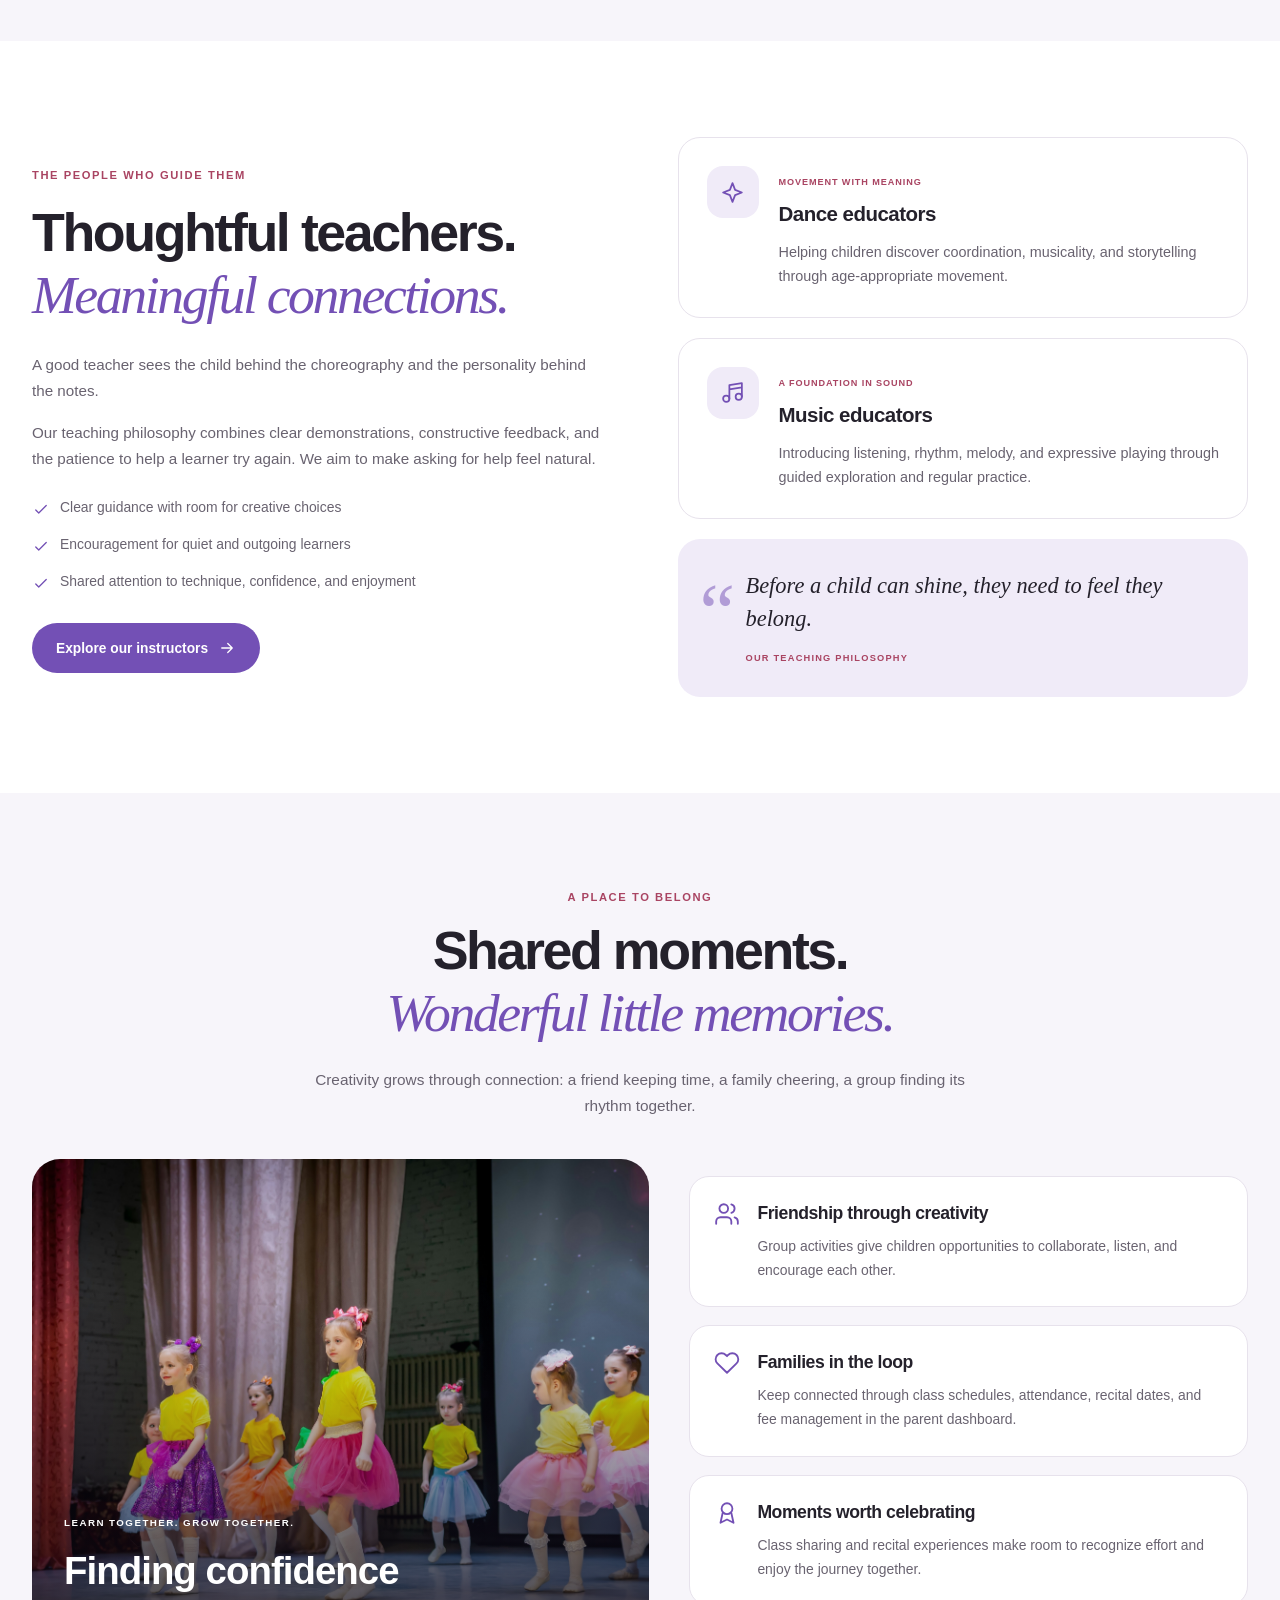
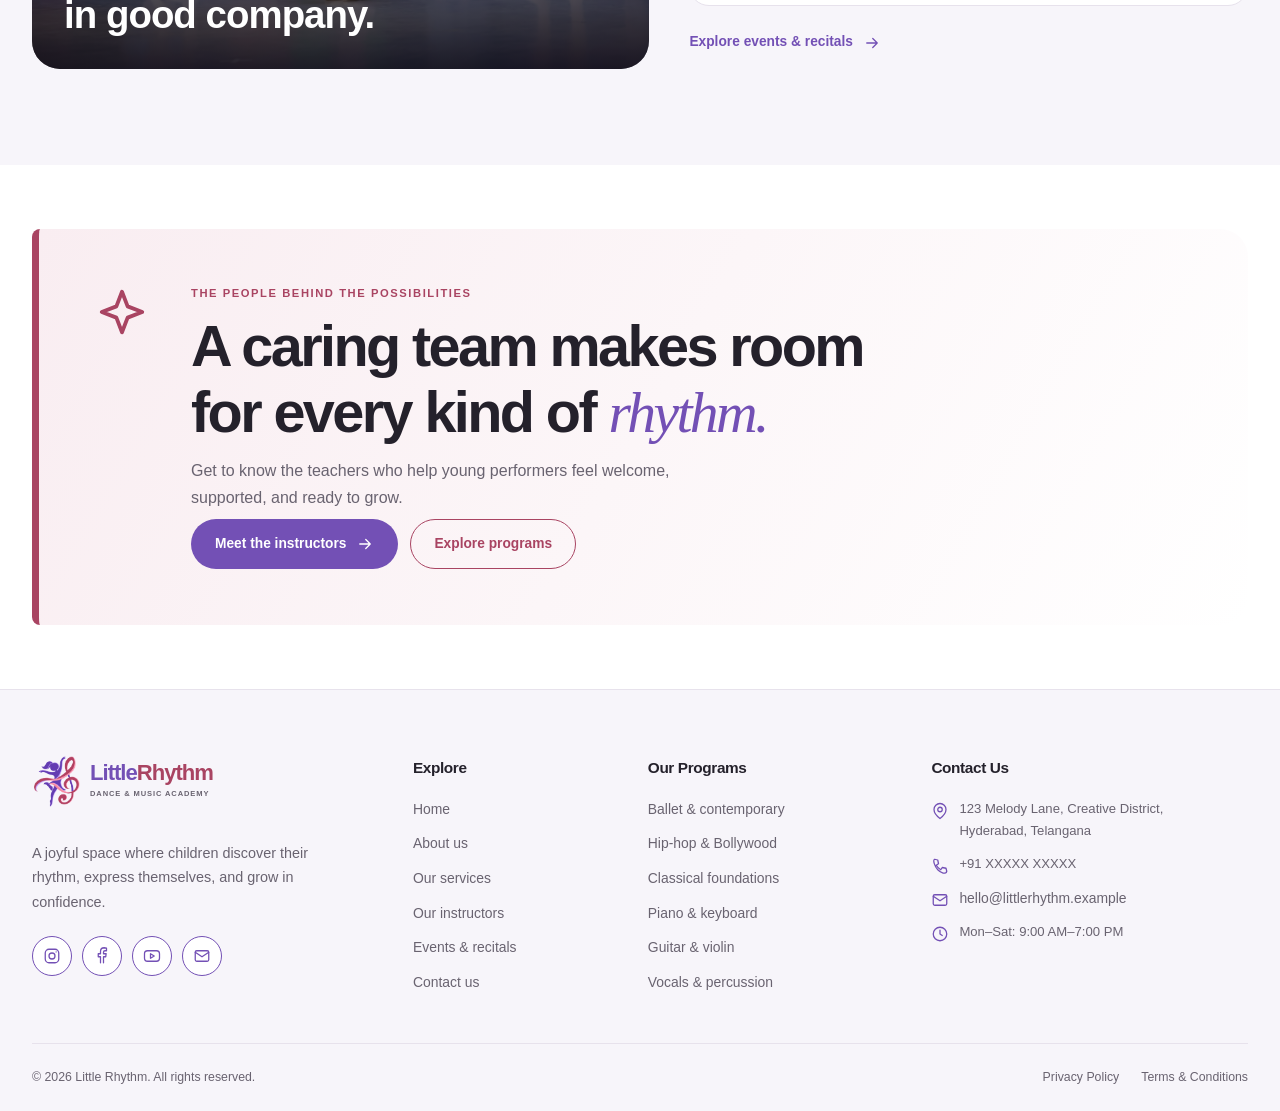
<file: about.html>
<!DOCTYPE html>
<html lang="en" dir="ltr" data-theme="light">
<head>
  <meta charset="UTF-8">
  <meta name="viewport" content="width=device-width, initial-scale=1.0">

  <title>About Us | Little Rhythm</title>
  <meta
    name="description"
    content="Discover Little Rhythm, a joyful dance and music academy helping children explore creativity, build confidence, and find their own rhythm."
  >

  <link rel="icon" type="image/png" href="images/logo.png">
  <link rel="preconnect" href="https://images.unsplash.com">
  <link rel="stylesheet" href="about.css">
  <script src="about.js" defer></script>
</head>

<body>

  <svg class="svg-library" xmlns="http://www.w3.org/2000/svg" aria-hidden="true">
    <symbol id="sun" viewBox="0 0 24 24">
      <circle cx="12" cy="12" r="4"/>
      <path d="M12 2v2m0 16v2M2 12h2m16 0h2M5 5l1.5 1.5m11 11L19 19M5 19l1.5-1.5m11-11L19 5"/>
    </symbol>
    <symbol id="moon" viewBox="0 0 24 24">
      <path d="M20.9 13A9 9 0 0 1 11 3.1 9 9 0 1 0 20.9 13Z"/>
    </symbol>
    <symbol id="direction" viewBox="0 0 24 24">
      <path d="M4 7h16m-4-4 4 4-4 4M20 17H4m4-4-4 4 4 4"/>
    </symbol>
    <symbol id="menu" viewBox="0 0 24 24">
      <path d="M4 6h16M4 12h16M4 18h16"/>
    </symbol>
    <symbol id="close" viewBox="0 0 24 24">
      <path d="m6 6 12 12M18 6 6 18"/>
    </symbol>
    <symbol id="chevron" viewBox="0 0 24 24">
      <path d="m6 9 6 6 6-6"/>
    </symbol>
    <symbol id="arrow" viewBox="0 0 24 24">
      <path d="M5 12h14m-6-6 6 6-6 6"/>
    </symbol>
    <symbol id="music" viewBox="0 0 24 24">
      <path d="M9 18V5l12-2v13M9 9l12-2"/>
      <ellipse cx="6" cy="18" rx="3" ry="3"/>
      <ellipse cx="18" cy="16" rx="3" ry="3"/>
    </symbol>
    <symbol id="sparkles" viewBox="0 0 24 24">
      <path d="m12 3 2.5 6.5L21 12l-6.5 2.5L12 21l-2.5-6.5L3 12l6.5-2.5L12 3Z"/>
    </symbol>
    <symbol id="heart" viewBox="0 0 24 24">
      <path d="M20.8 4.6a5.5 5.5 0 0 0-7.8 0L12 5.7l-1.1-1.1a5.5 5.5 0 0 0-7.8 7.8L12 21l8.8-8.6a5.5 5.5 0 0 0 0-7.8Z"/>
    </symbol>
    <symbol id="users" viewBox="0 0 24 24">
      <circle cx="9" cy="7" r="4"/>
      <path d="M16 21v-2a4 4 0 0 0-4-4H6a4 4 0 0 0-4 4v2m20 0v-2a4 4 0 0 0-3-3.87M16 3.13a4 4 0 0 1 0 7.75"/>
    </symbol>
    <symbol id="check" viewBox="0 0 24 24">
      <path d="m5 12 4 4L19 6"/>
    </symbol>
    <symbol id="book" viewBox="0 0 24 24">
      <path d="M12 5c-3-2-6-2-10-1v15c4-1 7-1 10 1 3-2 6-2 10-1V4c-4-1-7-1-10 1Zm0 0v15"/>
    </symbol>
    <symbol id="award" viewBox="0 0 24 24">
      <circle cx="12" cy="8" r="5"/>
      <path d="m8 12-2 9 6-3 6 3-2-9"/>
    </symbol>
    <symbol id="clock" viewBox="0 0 24 24">
      <circle cx="12" cy="12" r="9"/>
      <path d="M12 7v5l3 2"/>
    </symbol>
    <symbol id="pin" viewBox="0 0 24 24">
      <path d="M20 10c0 6-8 12-8 12S4 16 4 10a8 8 0 1 1 16 0Z"/>
      <circle cx="12" cy="10" r="3"/>
    </symbol>
    <symbol id="phone" viewBox="0 0 24 24">
      <path d="m5 3 4 1 1 5-3 2a16 16 0 0 0 6 6l2-3 5 1 1 4c-1 5-8 2-12-2S2 4 5 3Z"/>
    </symbol>
    <symbol id="mail" viewBox="0 0 24 24">
      <rect x="3" y="5" width="18" height="14" rx="2"/>
      <path d="m3 7 9 6 9-6"/>
    </symbol>
    <symbol id="instagram" viewBox="0 0 24 24">
      <rect x="3" y="3" width="18" height="18" rx="5"/>
      <circle cx="12" cy="12" r="4"/>
      <path d="M17.5 6.5h.01"/>
    </symbol>
    <symbol id="facebook" viewBox="0 0 24 24">
      <path d="M14 21v-8h3l.5-4H14V7c0-1 .3-2 2-2h2V1.5A22 22 0 0 0 15 1c-3 0-5 2-5 5v3H7v4h3v8"/>
    </symbol>
    <symbol id="youtube" viewBox="0 0 24 24">
      <rect x="2" y="5" width="20" height="14" rx="4"/>
      <path d="m10 9 5 3-5 3V9Z"/>
    </symbol>
  </svg>

  <a class="skip-link" href="#main">Skip to content</a>


  <header class="site-header">
    <div class="container header-inner">
      <a class="brand" href="index.html" aria-label="Little Rhythm home">
        <span class="brand-mark">
          <img src="images/logo.png" alt="" data-fallback>
        </span>
        <span class="brand-copy">
          <strong>Little<span>Rhythm</span></strong>
          <small>DANCE & MUSIC ACADEMY</small>
        </span>
      </a>

      <nav id="navigation" class="navigation" aria-label="Main navigation">
        <div class="home-group">
          <div class="home-control">
            <a class="nav-link" href="index.html">Home</a>

            <button
              id="homeToggle"
              class="dropdown-toggle"
              type="button"
              aria-label="Show home pages"
              aria-expanded="false"
              aria-controls="homeDropdown"
            >
              <svg class="icon" aria-hidden="true">
                <use href="#chevron"/>
              </svg>
            </button>
          </div>

          <div id="homeDropdown" class="home-dropdown" hidden>
            <a href="index.html">Home 1 — Classic</a>
            <a href="home2.html">Home 2 — Premium</a>
          </div>
        </div>

        <a class="nav-link active" href="about.html" aria-current="page">About</a>
        <a class="nav-link" href="programs.html">Programs</a>
        <a class="nav-link" href="services.html">Services</a>
        <a class="nav-link" href="instructors.html">Instructors</a>
        <a class="nav-link" href="events.html">Events</a>
        <a class="nav-link" href="contact.html">Contact</a>
        <a class="nav-link" href="dashboard.html">Dashboard</a>

        <a class="button button-primary nav-cta" href="signup.html">
          Join Now
        </a>
      </nav>

      <div class="header-actions">
        <button
          class="icon-button preference-button"
          id="themeToggle"
          type="button"
          aria-label="Switch to dark mode"
          title="Switch to dark mode"
        >
          <svg class="icon" aria-hidden="true"><use href="#moon"/></svg>
        </button>

        <button
          class="icon-button preference-button"
          id="directionToggle"
          type="button"
          aria-label="Switch to right-to-left layout"
          title="Switch to right-to-left layout"
          aria-pressed="false"
        >
          <svg class="icon" aria-hidden="true"><use href="#direction"/></svg>
        </button>

        <a class="button button-primary header-cta" href="signup.html">
          Join Now
        </a>

        <button
          class="icon-button menu-toggle"
          id="menuToggle"
          type="button"
          aria-label="Open navigation"
          aria-expanded="false"
          aria-controls="navigation"
        >
          <svg class="icon" aria-hidden="true"><use href="#menu"/></svg>
        </button>
      </div>
    </div>
  </header>

  <main id="main">

    <section class="hero about-hero" aria-labelledby="heroTitle">
      <div class="container hero-grid">
        <div class="hero-content">
          <span class="eyebrow">
            <svg class="icon" aria-hidden="true"><use href="#sparkles"/></svg>
            THE HEART BEHIND LITTLE RHYTHM
          </span>

          <h1 id="heroTitle">
            Every child has a<br>
            rhythm. We help it<br>
            <em>bloom.</em>
          </h1>

          <p>
            A place for first notes, brave little steps, and the
            beautiful confidence that comes from being yourself.
          </p>

          <div class="button-row">
            <a class="button button-primary" href="#our-story">
              Get to know us
              <svg class="icon directional" aria-hidden="true">
                <use href="#arrow"/>
              </svg>
            </a>
            <a class="button button-secondary" href="programs.html">
              Explore our programs
            </a>
          </div>

          <div class="hero-details">
            <span><i></i> Dance & music</span>
            <span><i></i> Room to express</span>
            <span><i></i> Support to grow</span>
          </div>
        </div>

        <div class="hero-art">
          <div class="hero-image-wrap">
            <img
              class="hero-image"
              src="./images/dance 3.jpg"
              alt="Young dancers sharing a moment together in class"
              fetchpriority="high"
              width="1000"
              height="1200"
              data-fallback
            >

            <div class="image-caption">
              <span class="caption-icon">
                <svg class="icon" aria-hidden="true"><use href="#music"/></svg>
              </span>
              <div>
                <strong>A little space to grow</strong>
                <small>A joyful place for first steps, first notes, and everything they’ll become.</small>
              </div>
            </div>
          </div>

          <span class="floating-note note-one" aria-hidden="true">♪</span>
          <span class="floating-note note-two" aria-hidden="true">♫</span>

          <div class="floating-label">
            <svg class="icon" aria-hidden="true"><use href="#sparkles"/></svg>
            Our story
          </div>
        </div>
      </div>
    </section>


    <section class="section" id="our-story" aria-labelledby="storyTitle">
      <div class="container story-grid">
        <div class="story-art reveal">
          <div class="story-photo">
            <img
              src="./images/guiter.jpg"
              alt="Dancers exploring expressive movement together"
              loading="lazy"
              width="800"
              height="1000"
              data-fallback
            >
          </div>

          <div class="story-note">
            <svg class="icon" aria-hidden="true"><use href="#music"/></svg>
            <span>Small beginnings.<br><strong>Beautiful discoveries.</strong></span>
          </div>

        </div>

        <div class="story-copy reveal">
          <span class="eyebrow">OUR STORY</span>
          <h2>A little space for<br><em>very big dreams.</em></h2>

          <p class="lead">
            We believe a child’s creative journey should begin
            with curiosity, connection, and joy.
          </p>

          <p>
            Little Rhythm brings dance and music together in a welcoming
            environment where children can try something new, ask
            questions, make mistakes, and discover what excites them.
          </p>

          <p>
            Our approach pairs playful exploration with thoughtful
            teaching. From learning a first rhythm to preparing a group
            performance, each experience gives children another reason
            to believe in themselves.
          </p>

          <div class="story-principles">
            <span><svg class="icon" aria-hidden="true"><use href="#check"/></svg>Room to explore</span>
            <span><svg class="icon" aria-hidden="true"><use href="#check"/></svg>Freedom to express</span>
            <span><svg class="icon" aria-hidden="true"><use href="#check"/></svg>Support to grow</span>
          </div>

          <a class="text-link" href="programs.html">
            Find their creative starting point
            <svg class="icon directional" aria-hidden="true"><use href="#arrow"/></svg>
          </a>
        </div>
      </div>
    </section>


    <section class="section section-alt" aria-labelledby="purposeTitle">
      <div class="container">
        <div class="section-heading centered reveal">
          <span class="eyebrow">OUR PURPOSE</span>
          <h2>More than a class.<br><em>A chance to become.</em></h2>
          <p>
            Every lesson starts with a simple intention:
            help children feel connected, capable, and creatively alive.
          </p>
        </div>

        <div class="purpose-grid">
          <article class="purpose-card reveal">
            <span class="card-index">01</span>
            <span class="feature-icon">
              <svg class="icon" aria-hidden="true"><use href="#heart"/></svg>
            </span>
            <h3>Our mission</h3>
            <p>
              Make dance and music welcoming, engaging, and meaningful
              for young learners through patient teaching and joyful practice.
            </p>
            <div class="card-footnote">JOY IN EVERY LITTLE STEP</div>
          </article>

          <article class="purpose-card reveal">
            <span class="card-index">02</span>
            <span class="feature-icon">
              <svg class="icon" aria-hidden="true"><use href="#sparkles"/></svg>
            </span>
            <h3>Our vision</h3>
            <p>
              A community where children feel comfortable expressing
              themselves and carry their creative confidence into everyday life.
            </p>
            <div class="card-footnote">CONFIDENCE BEYOND THE STAGE</div>
          </article>

          <article class="purpose-card reveal">
            <span class="card-index">03</span>
            <span class="feature-icon">
              <svg class="icon" aria-hidden="true"><use href="#users"/></svg>
            </span>
            <h3>Our promise</h3>
            <p>
              Meet each learner with encouragement, celebrate individual
              progress, and keep families connected to the learning journey.
            </p>
            <div class="card-footnote">EVERY CHILD HAS A PLACE</div>
          </article>
        </div>
      </div>
    </section>




    <section class="section section-alt" aria-labelledby="approachTitle">
      <div class="container">
        <div class="section-heading reveal">
          <div>
            <span class="eyebrow">THE LITTLE RHYTHM WAY</span>
            <h2>From “Can I try?”<br><em>to “Look what I can do.”</em></h2>
          </div>
          <p>
            A thoughtful rhythm of discovery, practice, collaboration,
            and celebration makes learning feel both purposeful and fun.
          </p>
        </div>

        <div class="learning-path">
          <article class="step-card reveal">
            <span class="step-number">01</span>
            <h3>Discover</h3>
            <p>
              Explore sounds, movements, and creative games in a
              welcoming introduction suited to their age.
            </p>
            <span class="step-caption">LET CURIOSITY LEAD</span>
          </article>

          <article class="step-card reveal">
            <span class="step-number">02</span>
            <h3>Practice</h3>
            <p>
              Build foundations through manageable activities,
              repetition, and clear, encouraging feedback.
            </p>
            <span class="step-caption">MAKE SMALL STEPS COUNT</span>
          </article>

          <article class="step-card reveal">
            <span class="step-number">03</span>
            <h3>Connect</h3>
            <p>
              Listen, create, and rehearse together while developing
              teamwork and respect for others.
            </p>
            <span class="step-caption">GROW ALONGSIDE FRIENDS</span>
          </article>

          <article class="step-card reveal">
            <span class="step-number">04</span>
            <h3>Celebrate</h3>
            <p>
              Share a new skill, a short routine, or a performance
              moment when they feel ready.
            </p>
            <span class="step-caption">RECOGNIZE EVERY MILESTONE</span>
          </article>
        </div>

        <div class="approach-note reveal">
          <svg class="icon" aria-hidden="true"><use href="#book"/></svg>
          <p>
            <strong>Different ages. Different starting points.</strong>
            Activities and guidance adapt to the group, with space
            for children to learn at their own pace.
          </p>
        </div>
      </div>
    </section>


    <section class="section" aria-labelledby="educatorsTitle">
      <div class="container educators-layout">
        <div class="educators-copy reveal">
          <span class="eyebrow">THE PEOPLE WHO GUIDE THEM</span>
          <h2>Thoughtful teachers.<br><em>Meaningful connections.</em></h2>
          <p>
            A good teacher sees the child behind the choreography
            and the personality behind the notes.
          </p>
          <p>
            Our teaching philosophy combines clear demonstrations,
            constructive feedback, and the patience to help a learner
            try again. We aim to make asking for help feel natural.
          </p>

          <ul class="check-list">
            <li>
              <svg class="icon" aria-hidden="true"><use href="#check"/></svg>
              Clear guidance with room for creative choices
            </li>
            <li>
              <svg class="icon" aria-hidden="true"><use href="#check"/></svg>
              Encouragement for quiet and outgoing learners
            </li>
            <li>
              <svg class="icon" aria-hidden="true"><use href="#check"/></svg>
              Shared attention to technique, confidence, and enjoyment
            </li>
          </ul>

          <a class="button button-primary" href="instructors.html">
            Explore our instructors
            <svg class="icon directional" aria-hidden="true"><use href="#arrow"/></svg>
          </a>
        </div>

        <div class="educator-stack">
          <article class="educator-card reveal">
            <span class="feature-icon">
              <svg class="icon" aria-hidden="true"><use href="#sparkles"/></svg>
            </span>
            <div>
              <span class="eyebrow">MOVEMENT WITH MEANING</span>
              <h3>Dance educators</h3>
              <p>
                Helping children discover coordination, musicality,
                and storytelling through age-appropriate movement.
              </p>
            </div>
          </article>

          <article class="educator-card reveal">
            <span class="feature-icon">
              <svg class="icon" aria-hidden="true"><use href="#music"/></svg>
            </span>
            <div>
              <span class="eyebrow">A FOUNDATION IN SOUND</span>
              <h3>Music educators</h3>
              <p>
                Introducing listening, rhythm, melody, and expressive
                playing through guided exploration and regular practice.
              </p>
            </div>
          </article>

          <div class="teaching-note reveal">
            <span aria-hidden="true">“</span>
            <p>Before a child can shine, they need to feel they belong.</p>
            <small>OUR TEACHING PHILOSOPHY</small>
          </div>
        </div>
      </div>
    </section>


    <section class="section section-alt" aria-labelledby="communityTitle">
      <div class="container">
        <div class="section-heading centered reveal">
          <span class="eyebrow">A PLACE TO BELONG</span>
          <h2>Shared moments.<br><em>Wonderful little memories.</em></h2>
          <p>
            Creativity grows through connection: a friend keeping time,
            a family cheering, a group finding its rhythm together.
          </p>
        </div>

        <div class="community-grid">
          <article class="community-photo reveal">
            <img
              src="./images/dance 2.jpg"
              alt="Dancers sharing a creative moment"
              loading="lazy"
              width="1000"
              height="750"
              data-fallback
            >
            <div class="community-caption">
              <span>LEARN TOGETHER. GROW TOGETHER.</span>
              <h3>Finding confidence<br>in good company.</h3>
            </div>
          </article>

          <div class="community-details">
            <article class="community-card reveal">
              <svg class="icon" aria-hidden="true"><use href="#users"/></svg>
              <div>
                <h3>Friendship through creativity</h3>
                <p>
                  Group activities give children opportunities to
                  collaborate, listen, and encourage each other.
                </p>
              </div>
            </article>

            <article class="community-card reveal">
              <svg class="icon" aria-hidden="true"><use href="#heart"/></svg>
              <div>
                <h3>Families in the loop</h3>
                <p>
                  Keep connected through class schedules, attendance,
                  recital dates, and fee management in the parent dashboard.
                </p>
              </div>
            </article>

            <article class="community-card reveal">
              <svg class="icon" aria-hidden="true"><use href="#award"/></svg>
              <div>
                <h3>Moments worth celebrating</h3>
                <p>
                  Class sharing and recital experiences make room
                  to recognize effort and enjoy the journey together.
                </p>
              </div>
            </article>

            <a class="text-link" href="events.html">
              Explore events & recitals
              <svg class="icon directional" aria-hidden="true"><use href="#arrow"/></svg>
            </a>
          </div>
        </div>
      </div>
    </section>


    <section class="section final-section" aria-labelledby="finalTitle">
      <div class="container">
        <div class="final-cta final-cta--about reveal">
          <svg class="icon final-icon" aria-hidden="true">
            <use href="#sparkles"/>
          </svg>

          <span class="eyebrow">
            THE PEOPLE BEHIND THE POSSIBILITIES
          </span>

          <h2 id="finalTitle">
            A caring team makes room<br>for every kind of <em>rhythm.</em>
          </h2>

          <p>
            Get to know the teachers who help young performers
            feel welcome, supported, and ready to grow.
          </p>

          <div class="final-cta-actions">
            <a class="button button-primary" href="instructors.html">
              Meet the instructors
              <svg class="icon directional" aria-hidden="true">
                <use href="#arrow"/>
              </svg>
            </a>
            <a class="button button-secondary" href="programs.html">
              Explore programs
            </a>
          </div>
        </div>
      </div>
    </section>
  </main>


  <footer class="site-footer">
    <div class="container footer-grid">
      <div class="footer-brand">
        <a class="brand" href="index.html" aria-label="Little Rhythm home">
          <span class="brand-mark">
            <img src="images/logo.png" alt="" data-fallback>
          </span>
          <span class="brand-copy">
            <strong>Little<span>Rhythm</span></strong>
            <small>DANCE & MUSIC ACADEMY</small>
          </span>
        </a>

        <p>
          A joyful space where children discover their rhythm,
          express themselves, and grow in confidence.
        </p>


        <div class="social-links" aria-label="Social media">
          <a href="https://www.instagram.com/" target="_blank" rel="noopener noreferrer" aria-label="Instagram">
            <svg class="icon" aria-hidden="true"><use href="#instagram"/></svg>
          </a>
          <a href="https://www.facebook.com/" target="_blank" rel="noopener noreferrer" aria-label="Facebook">
            <svg class="icon" aria-hidden="true"><use href="#facebook"/></svg>
          </a>
          <a href="https://www.youtube.com/" target="_blank" rel="noopener noreferrer" aria-label="YouTube">
            <svg class="icon" aria-hidden="true"><use href="#youtube"/></svg>
          </a>
          <a href="mailto:hello@littlerhythm.example" aria-label="Email us">
            <svg class="icon" aria-hidden="true"><use href="#mail"/></svg>
          </a>
        </div>
      </div>

      <div class="footer-column">
        <h3>Explore</h3>
        <a href="index.html">Home</a>
        <a href="about.html">About us</a>
        <a href="services.html">Our services</a>
        <a href="instructors.html">Our instructors</a>
        <a href="events.html">Events & recitals</a>
        <a href="contact.html">Contact us</a>
      </div>

      <div class="footer-column">
        <h3>Our Programs</h3>
        <a href="programs.html#ballet">Ballet & contemporary</a>
        <a href="programs.html#hiphop">Hip-hop & Bollywood</a>
        <a href="programs.html#classical">Classical foundations</a>
        <a href="programs.html#piano">Piano & keyboard</a>
        <a href="programs.html#guitar">Guitar & violin</a>
        <a href="programs.html#vocals">Vocals & percussion</a>
      </div>

      <div class="footer-column contact-column">
        <h3>Contact Us</h3>


        <div class="contact-item">
          <svg class="icon" aria-hidden="true"><use href="#pin"/></svg>
          <span>
            123 Melody Lane, Creative District,<br>
            Hyderabad, Telangana
          </span>
        </div>

        <div class="contact-item">
          <svg class="icon" aria-hidden="true"><use href="#phone"/></svg>
          <span>+91 XXXXX XXXXX</span>
        </div>

        <a class="contact-item" href="mailto:hello@littlerhythm.example">
          <svg class="icon" aria-hidden="true"><use href="#mail"/></svg>
          <span>hello@littlerhythm.example</span>
        </a>

        <div class="contact-item">
          <svg class="icon" aria-hidden="true"><use href="#clock"/></svg>
          <span>Mon–Sat: 9:00 AM–7:00 PM</span>
        </div>
      </div>
    </div>

    <div class="container footer-bottom">
      <p>© <span id="year">2026</span> Little Rhythm. All rights reserved.</p>
      <div>
        <a href="privacy.html">Privacy Policy</a>
        <a href="terms.html">Terms & Conditions</a>
      </div>
    </div>
  </footer>
</body>
</html>
</file>
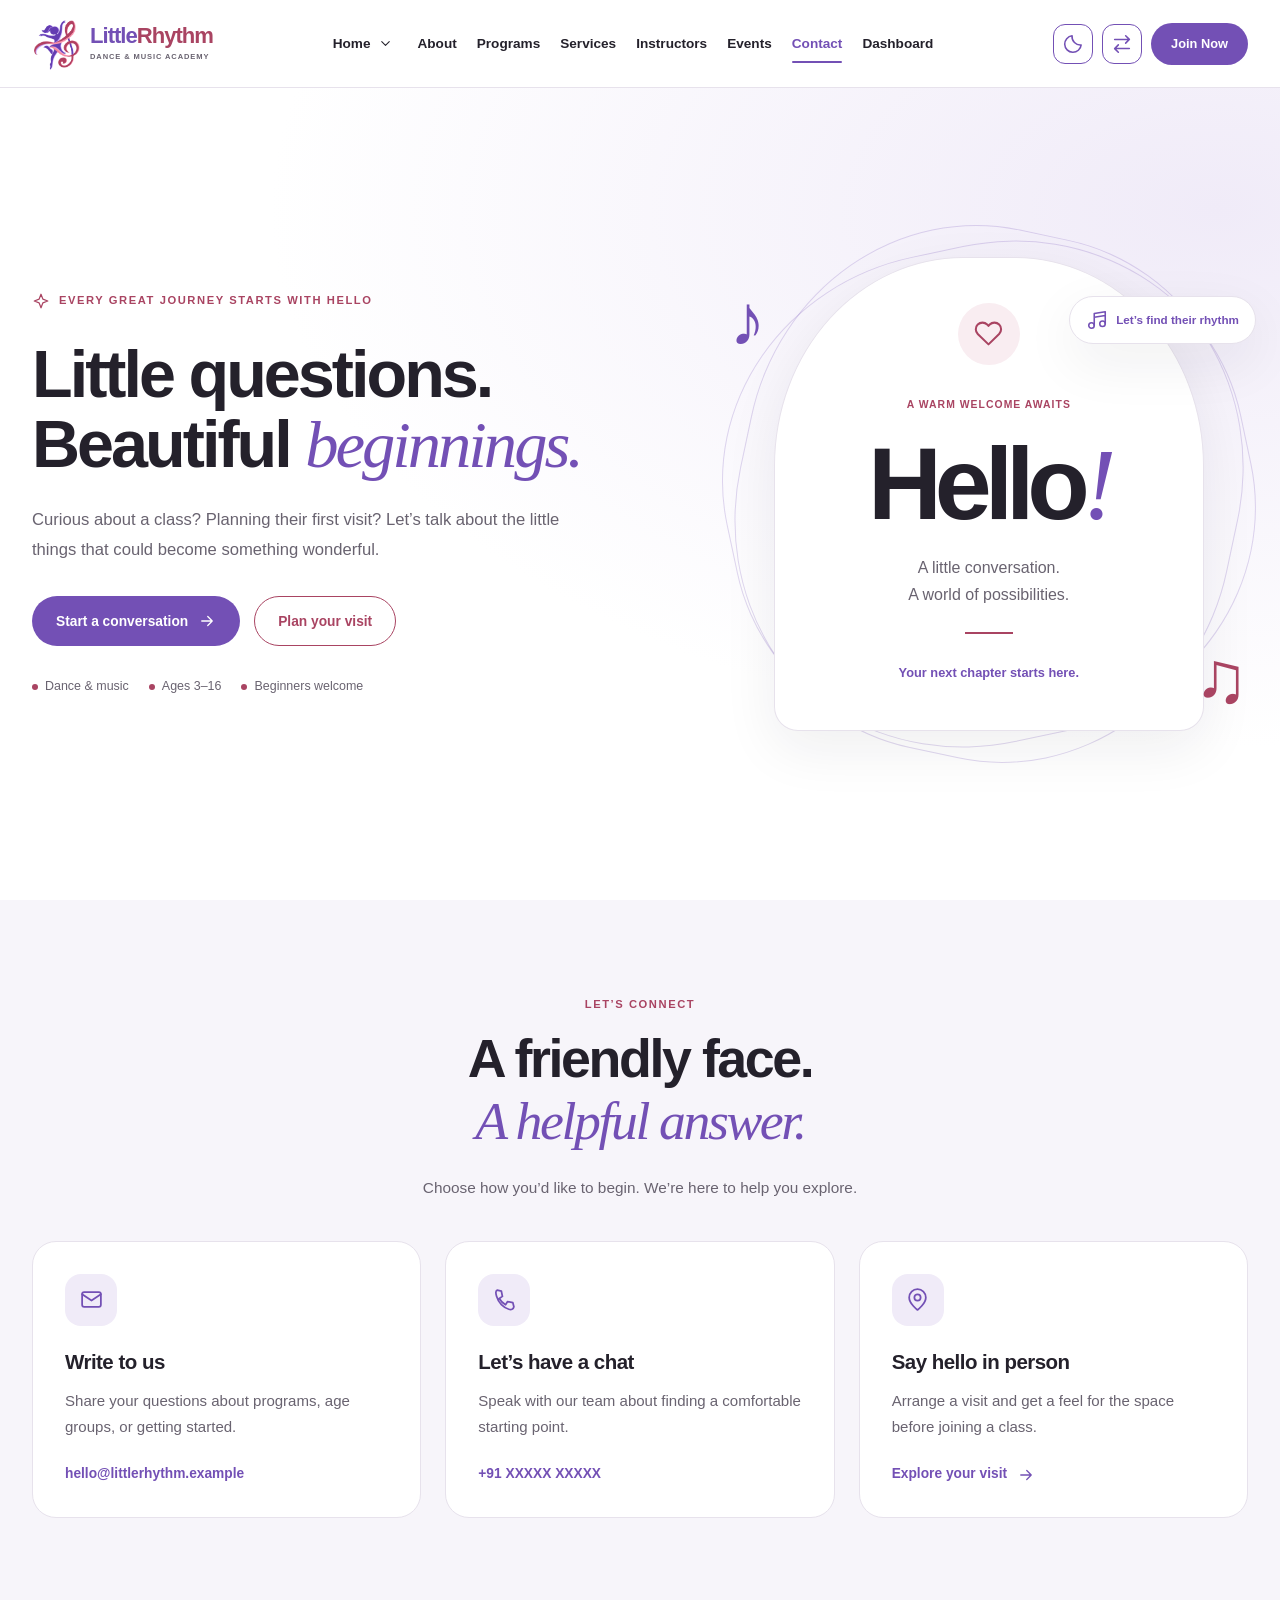
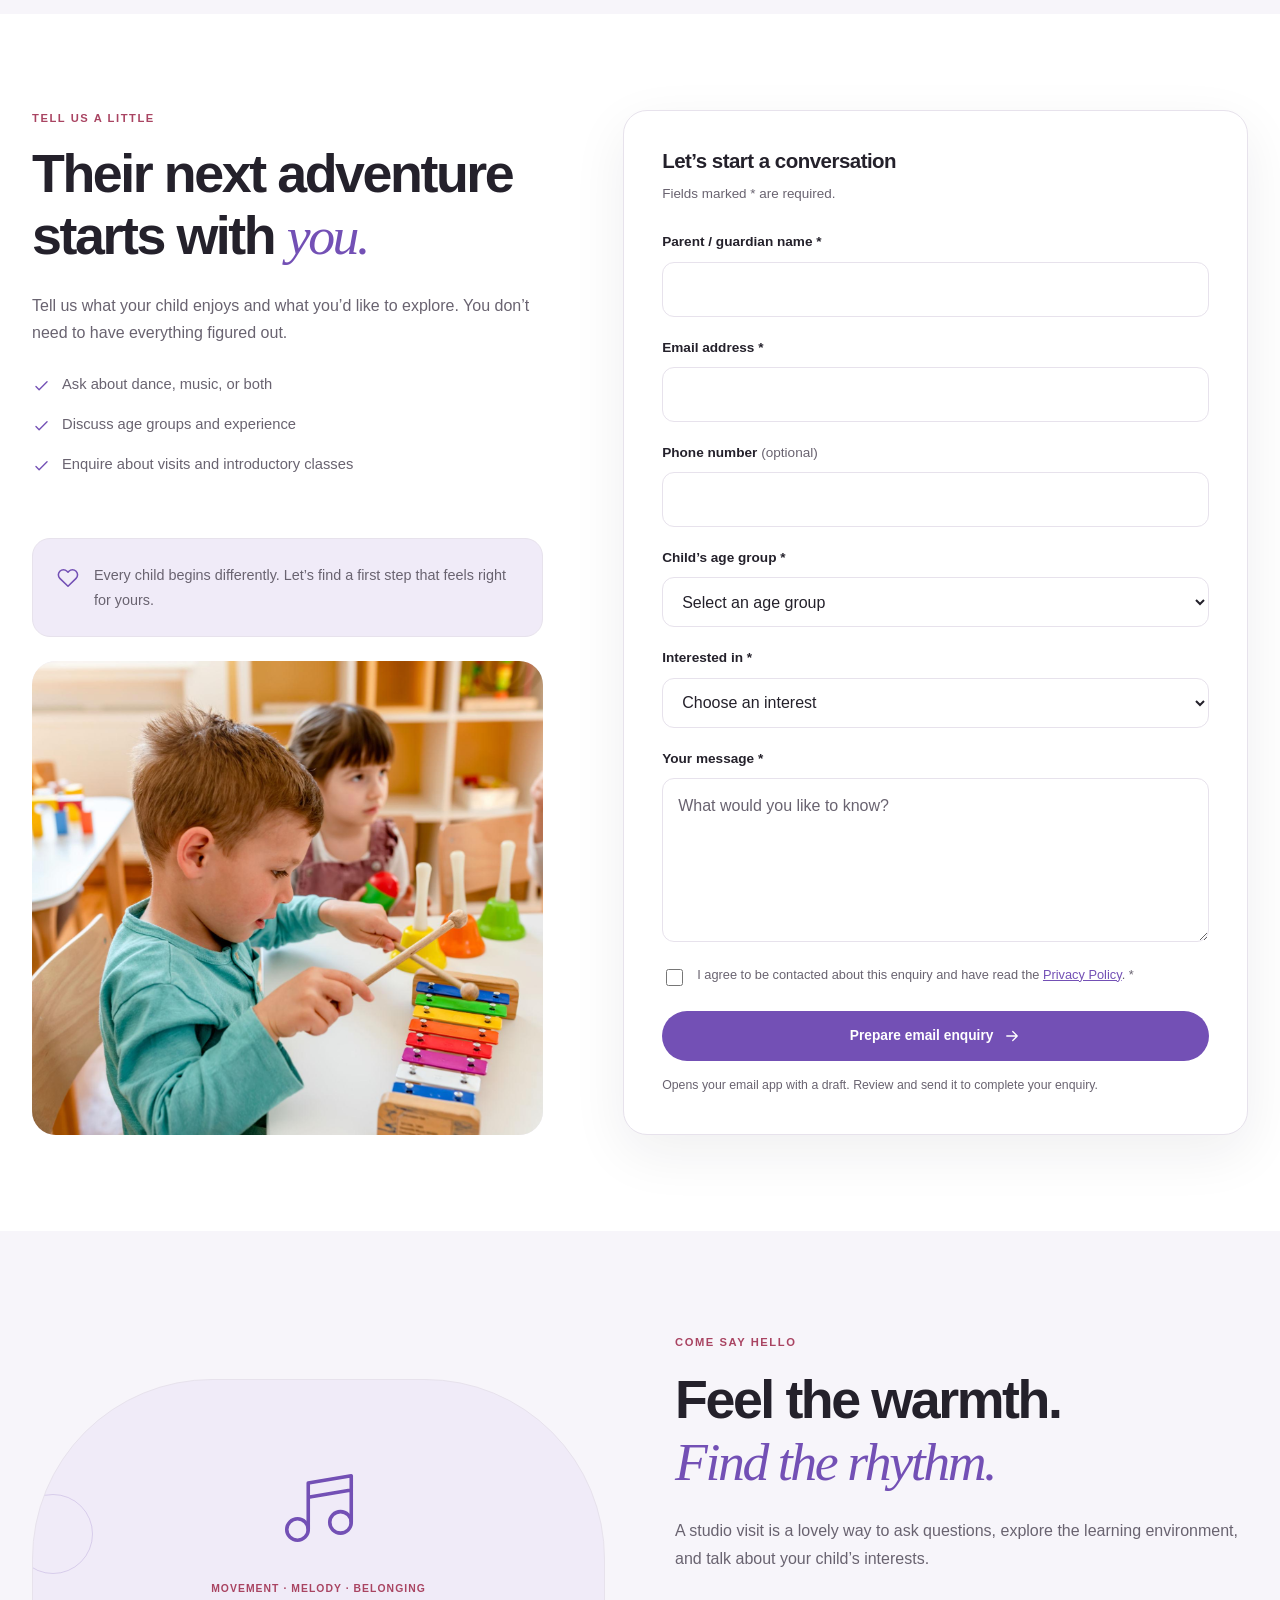
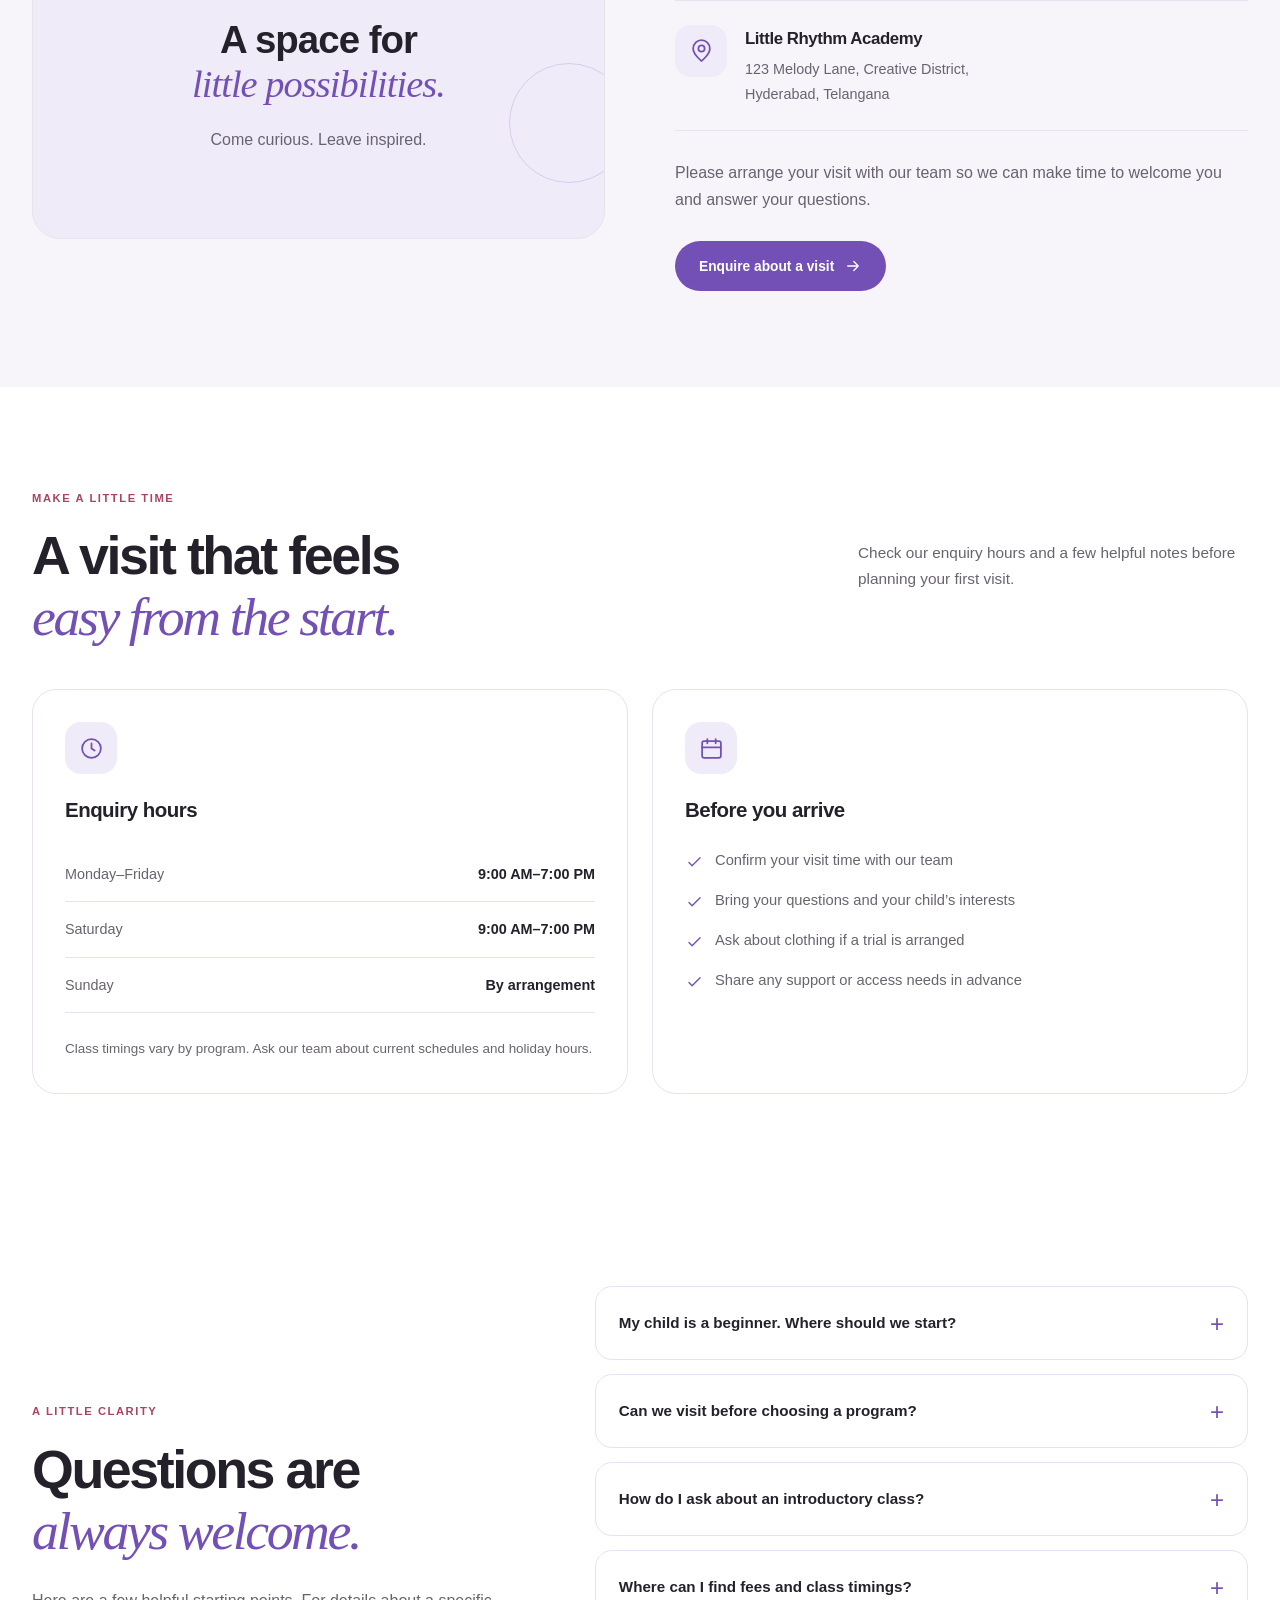
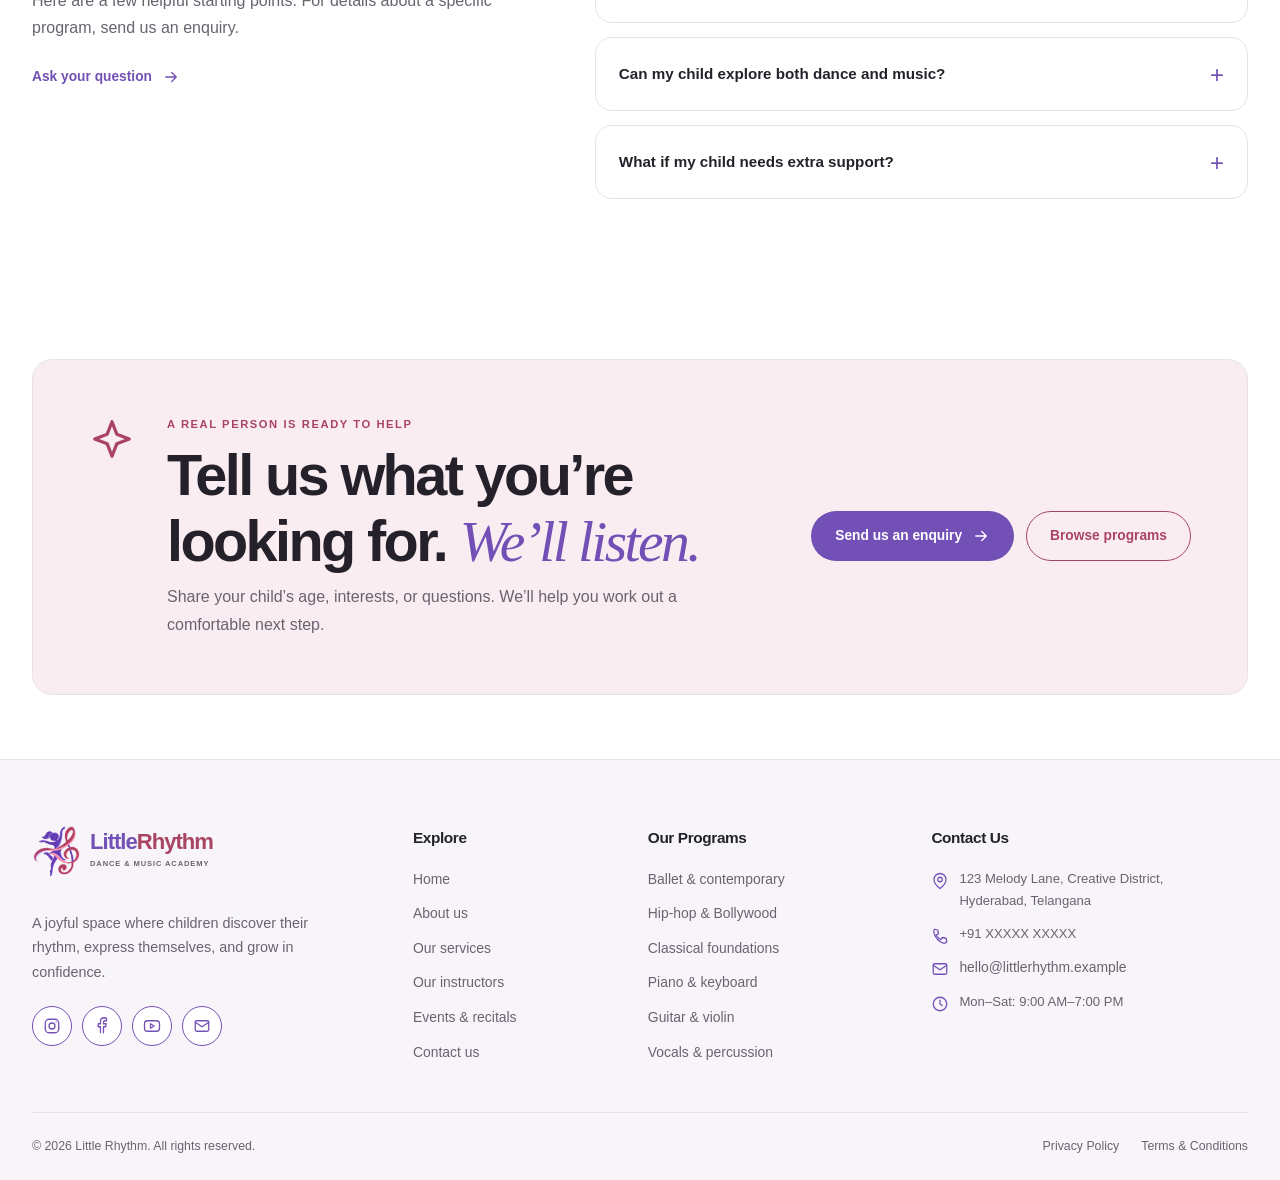
<file: contact.html>
<!DOCTYPE html>
<html lang="en" dir="ltr" data-theme="light">
<head>
  <meta charset="UTF-8">
  <meta name="viewport" content="width=device-width, initial-scale=1.0">

  <title>Contact | Little Rhythm</title>
  <meta
    name="description"
    content="Contact Little Rhythm to explore dance and music classes, plan a studio visit, or ask about your child's creative journey."
  >

  <link rel="icon" type="image/png" href="images/logo.png">
  <link rel="stylesheet" href="contact.css">
  <script src="contact.js" defer></script>
</head>

<body>

  <svg class="svg-library" xmlns="http://www.w3.org/2000/svg"
       aria-hidden="true">
    <symbol id="sun" viewBox="0 0 24 24">
      <circle cx="12" cy="12" r="4"/>
      <path d="M12 2v2m0 16v2M2 12h2m16 0h2M5 5l1.5 1.5m11 11L19 19M5 19l1.5-1.5m11-11L19 5"/>
    </symbol>
    <symbol id="moon" viewBox="0 0 24 24">
      <path d="M20.9 13A9 9 0 0 1 11 3.1 9 9 0 1 0 20.9 13Z"/>
    </symbol>
    <symbol id="direction" viewBox="0 0 24 24">
      <path d="M4 7h16m-4-4 4 4-4 4M20 17H4m4-4-4 4 4 4"/>
    </symbol>
    <symbol id="menu" viewBox="0 0 24 24">
      <path d="M4 6h16M4 12h16M4 18h16"/>
    </symbol>
    <symbol id="close" viewBox="0 0 24 24">
      <path d="m6 6 12 12M18 6 6 18"/>
    </symbol>
    <symbol id="chevron" viewBox="0 0 24 24">
      <path d="m6 9 6 6 6-6"/>
    </symbol>
    <symbol id="arrow" viewBox="0 0 24 24">
      <path d="M5 12h14m-6-6 6 6-6 6"/>
    </symbol>
    <symbol id="music" viewBox="0 0 24 24">
      <path d="M9 18V5l12-2v13M9 9l12-2"/>
      <ellipse cx="6" cy="18" rx="3" ry="3"/>
      <ellipse cx="18" cy="16" rx="3" ry="3"/>
    </symbol>
    <symbol id="sparkles" viewBox="0 0 24 24">
      <path d="m12 3 2.5 6.5L21 12l-6.5 2.5L12 21l-2.5-6.5L3 12l6.5-2.5L12 3Z"/>
    </symbol>
    <symbol id="heart" viewBox="0 0 24 24">
      <path d="M20.8 4.6a5.5 5.5 0 0 0-7.8 0L12 5.7l-1.1-1.1a5.5 5.5 0 0 0-7.8 7.8L12 21l8.8-8.6a5.5 5.5 0 0 0 0-7.8Z"/>
    </symbol>
    <symbol id="users" viewBox="0 0 24 24">
      <circle cx="9" cy="7" r="4"/>
      <path d="M16 21v-2a4 4 0 0 0-4-4H6a4 4 0 0 0-4 4v2m20 0v-2a4 4 0 0 0-3-3.87M16 3.13a4 4 0 0 1 0 7.75"/>
    </symbol>
    <symbol id="check" viewBox="0 0 24 24">
      <path d="m5 12 4 4L19 6"/>
    </symbol>
    <symbol id="calendar" viewBox="0 0 24 24">
      <rect x="3" y="5" width="18" height="16" rx="2"/>
      <path d="M16 3v4M8 3v4M3 11h18"/>
    </symbol>
    <symbol id="clock" viewBox="0 0 24 24">
      <circle cx="12" cy="12" r="9"/>
      <path d="M12 7v5l3 2"/>
    </symbol>
    <symbol id="pin" viewBox="0 0 24 24">
      <path d="M20 10c0 6-8 12-8 12S4 16 4 10a8 8 0 1 1 16 0Z"/>
      <circle cx="12" cy="10" r="3"/>
    </symbol>
    <symbol id="phone" viewBox="0 0 24 24">
      <path d="m5 3 4 1 1 5-3 2a16 16 0 0 0 6 6l2-3 5 1 1 4c-1 5-8 2-12-2S2 4 5 3Z"/>
    </symbol>
    <symbol id="mail" viewBox="0 0 24 24">
      <rect x="3" y="5" width="18" height="14" rx="2"/>
      <path d="m3 7 9 6 9-6"/>
    </symbol>
    <symbol id="instagram" viewBox="0 0 24 24">
      <rect x="3" y="3" width="18" height="18" rx="5"/>
      <circle cx="12" cy="12" r="4"/>
      <path d="M17.5 6.5h.01"/>
    </symbol>
    <symbol id="facebook" viewBox="0 0 24 24">
      <path d="M14 21v-8h3l.5-4H14V7c0-1 .3-2 2-2h2V1.5A22 22 0 0 0 15 1c-3 0-5 2-5 5v3H7v4h3v8"/>
    </symbol>
    <symbol id="youtube" viewBox="0 0 24 24">
      <rect x="2" y="5" width="20" height="14" rx="4"/>
      <path d="m10 9 5 3-5 3V9Z"/>
    </symbol>
  </svg>

  <a class="skip-link" href="#main">Skip to content</a>


  <header class="site-header">
    <div class="container header-inner">
      <a class="brand" href="index.html" aria-label="Little Rhythm home">
        <span class="brand-mark">
          <img src="images/logo.png" alt="" data-fallback>
        </span>
        <span class="brand-copy">
          <strong>Little<span>Rhythm</span></strong>
          <small>DANCE & MUSIC ACADEMY</small>
        </span>
      </a>

      <nav id="navigation" class="navigation" aria-label="Main navigation">
        <div class="home-group">
          <div class="home-control">
            <a class="nav-link" href="index.html">Home</a>
            <button id="homeToggle" class="dropdown-toggle" type="button"
                    aria-label="Show home pages" aria-expanded="false"
                    aria-controls="homeDropdown">
              <svg class="icon" aria-hidden="true"><use href="#chevron"/></svg>
            </button>
          </div>

          <div id="homeDropdown" class="home-dropdown" hidden>
            <a href="index.html">Home 1 — Classic</a>
            <a href="home2.html">Home 2 — Premium</a>
          </div>
        </div>

        <a class="nav-link" href="about.html">About</a>
        <a class="nav-link" href="programs.html">Programs</a>
        <a class="nav-link" href="services.html">Services</a>
        <a class="nav-link" href="instructors.html">Instructors</a>
        <a class="nav-link" href="events.html">Events</a>
        <a class="nav-link" href="contact.html">Contact</a>
        <a class="nav-link" href="dashboard.html">Dashboard</a>
        <a class="button button-primary nav-cta" href="signup.html">Join Now</a>
      </nav>

      <div class="header-actions">
        <button class="icon-button preference-button" id="themeToggle"
                type="button" aria-label="Switch to dark mode"
                title="Switch to dark mode">
          <svg class="icon" aria-hidden="true"><use href="#moon"/></svg>
        </button>

        <button class="icon-button preference-button" id="directionToggle"
                type="button" aria-label="Switch to right-to-left layout"
                title="Switch to right-to-left layout" aria-pressed="false">
          <svg class="icon" aria-hidden="true"><use href="#direction"/></svg>
        </button>

        <a class="button button-primary header-cta" href="signup.html">Join Now</a>

        <button class="icon-button menu-toggle" id="menuToggle" type="button"
                aria-label="Open navigation" aria-expanded="false"
                aria-controls="navigation">
          <svg class="icon" aria-hidden="true"><use href="#menu"/></svg>
        </button>
      </div>
    </div>
  </header>

  <main id="main">

    <section class="contact-hero" aria-labelledby="heroTitle">
      <div class="container contact-hero-grid">
        <div class="hero-copy reveal">
          <span class="eyebrow">
            <svg class="icon" aria-hidden="true"><use href="#sparkles"/></svg>
            EVERY GREAT JOURNEY STARTS WITH HELLO
          </span>

          <h1 id="heroTitle">
            Little questions.<br>
            Beautiful <em>beginnings.</em>
          </h1>

          <p>
            Curious about a class? Planning their first visit?
            Let’s talk about the little things that could become
            something wonderful.
          </p>

          <div class="button-row">
            <a class="button button-primary" href="#enquiry">
              Start a conversation
              <svg class="icon directional" aria-hidden="true">
                <use href="#arrow"/>
              </svg>
            </a>
            <a class="button button-secondary" href="#visit">Plan your visit</a>
          </div>

          <div class="hero-details">
            <span><i></i> Dance & music</span>
            <span><i></i> Ages 3–16</span>
            <span><i></i> Beginners welcome</span>
          </div>
        </div>

        <div class="hello-art reveal" aria-hidden="true">
          <span class="orbit orbit-one"></span>
          <span class="orbit orbit-two"></span>
          <span class="floating-note note-one">♪</span>
          <span class="floating-note note-two">♫</span>

          <div class="hello-card">
            <span class="hello-icon">
              <svg class="icon"><use href="#heart"/></svg>
            </span>
            <span class="card-kicker">A WARM WELCOME AWAITS</span>
            <span class="hello-word">Hello<em>!</em></span>
            <p>A little conversation.<br>A world of possibilities.</p>
            <div class="hello-divider"></div>
            <span class="hello-signature">Your next chapter starts here.</span>
          </div>

          <div class="floating-label">
            <svg class="icon"><use href="#music"/></svg>
            Let’s find their rhythm
          </div>
        </div>
      </div>
    </section>


    <section class="section section-alt" aria-labelledby="connectTitle">
      <div class="container">
        <div class="section-heading centered reveal">
          <span class="eyebrow">LET’S CONNECT</span>
          <h2 id="connectTitle">A friendly face.<br><em>A helpful answer.</em></h2>
          <p>Choose how you’d like to begin. We’re here to help you explore.</p>
        </div>

        <div class="three-grid">
          <article class="contact-card reveal">
            <span class="feature-icon">
              <svg class="icon" aria-hidden="true"><use href="#mail"/></svg>
            </span>
            <h3>Write to us</h3>
            <p>Share your questions about programs, age groups, or getting started.</p>
            <a class="text-link" href="mailto:hello@littlerhythm.example">
              hello@littlerhythm.example
            </a>
          </article>

          <article class="contact-card reveal">
            <span class="feature-icon">
              <svg class="icon" aria-hidden="true"><use href="#phone"/></svg>
            </span>
            <h3>Let’s have a chat</h3>
            <p>Speak with our team about finding a comfortable starting point.</p>

            <span class="text-link">+91 XXXXX XXXXX</span>
          </article>

          <article class="contact-card reveal">
            <span class="feature-icon">
              <svg class="icon" aria-hidden="true"><use href="#pin"/></svg>
            </span>
            <h3>Say hello in person</h3>
            <p>Arrange a visit and get a feel for the space before joining a class.</p>
            <a class="text-link" href="#visit">
              Explore your visit
              <svg class="icon directional" aria-hidden="true">
                <use href="#arrow"/>
              </svg>
            </a>
          </article>
        </div>
      </div>
    </section>


    <section class="section" id="enquiry" aria-labelledby="enquiryTitle">
      <div class="container enquiry-grid">
        <div class="enquiry-copy reveal">
          <span class="eyebrow">TELL US A LITTLE</span>
          <h2 id="enquiryTitle">Their next adventure<br>starts with <em>you.</em></h2>

          <p>
            Tell us what your child enjoys and what you’d like to explore.
            You don’t need to have everything figured out.
          </p>

          <ul class="check-list">
            <li>
              <svg class="icon" aria-hidden="true"><use href="#check"/></svg>
              Ask about dance, music, or both
            </li>
            <li>
              <svg class="icon" aria-hidden="true"><use href="#check"/></svg>
              Discuss age groups and experience
            </li>
            <li>
              <svg class="icon" aria-hidden="true"><use href="#check"/></svg>
              Enquire about visits and introductory classes
            </li>
          </ul>

          <div class="gentle-note">
            <svg class="icon" aria-hidden="true"><use href="#heart"/></svg>
            <p>
              Every child begins differently. Let’s find a first step
              that feels right for yours.
            </p>
          </div>

          <div class="enquiry-photo">
            <img
              src="./images/small music.jpg"
              alt="A child exploring a xylophone during a music activity"
              loading="lazy"
              data-fallback
            >
          </div>
        </div>

        <form id="contactForm" class="enquiry-form reveal">
          <h3>Let’s start a conversation</h3>
          <p class="form-intro">Fields marked * are required.</p>

          <div class="field">
            <label for="parentName">Parent / guardian name *</label>
            <input id="parentName" name="parentName" type="text"
                   autocomplete="name" maxlength="100" required>
          </div>

          <div class="field">
            <label for="email">Email address *</label>
            <input id="email" name="email" type="email"
                   autocomplete="email" maxlength="150" required>
          </div>

          <div class="field">
            <label for="phone">Phone number <span>(optional)</span></label>
            <input id="phone" name="phone" type="tel"
                   autocomplete="tel" maxlength="30">
          </div>

          <div class="field">
            <label for="age">Child’s age group *</label>
            <select id="age" name="age" required>
              <option value="">Select an age group</option>
              <option>3–5 years</option>
              <option>6–8 years</option>
              <option>9–12 years</option>
              <option>13–16 years</option>
            </select>
          </div>

          <div class="field">
            <label for="interest">Interested in *</label>
            <select id="interest" name="interest" required>
              <option value="">Choose an interest</option>
              <option>Dance programs</option>
              <option>Music programs</option>
              <option>Dance and music</option>
              <option>Studio visit</option>
              <option>Workshops and events</option>
              <option>Help choosing a program</option>
            </select>
          </div>

          <div class="field">
            <label for="message">Your message *</label>
            <textarea id="message" name="message" rows="5"
                      maxlength="2000" required
                      placeholder="What would you like to know?"></textarea>
          </div>

          <label class="consent">
            <input name="consent" type="checkbox" required>
            <span>
              I agree to be contacted about this enquiry and have read
              the <a href="privacy.html">Privacy Policy</a>. *
            </span>
          </label>

          <button class="button button-primary" type="submit">
            Prepare email enquiry
            <svg class="icon directional" aria-hidden="true">
              <use href="#arrow"/>
            </svg>
          </button>

          <p class="form-note">
            Opens your email app with a draft. Review and send it to
            complete your enquiry.
          </p>
          <p id="formStatus" class="form-status" role="status"
             aria-live="polite"></p>
        </form>
      </div>
    </section>


    <section class="section section-alt" id="visit" aria-labelledby="visitTitle">
      <div class="container visit-grid">
        <div class="studio-visual reveal">
          <svg class="studio-symbol" aria-hidden="true">
            <use href="#music"/>
          </svg>
          <span class="card-kicker">MOVEMENT · MELODY · BELONGING</span>
          <h3>A space for<br><em>little possibilities.</em></h3>
          <p>Come curious. Leave inspired.</p>
          <span class="studio-dot dot-one"></span>
          <span class="studio-dot dot-two"></span>
        </div>

        <div class="visit-copy reveal">
          <span class="eyebrow">COME SAY HELLO</span>
          <h2 id="visitTitle">Feel the warmth.<br><em>Find the rhythm.</em></h2>
          <p>
            A studio visit is a lovely way to ask questions, explore the
            learning environment, and talk about your child’s interests.
          </p>


          <div class="visit-address">
            <span class="feature-icon">
              <svg class="icon" aria-hidden="true"><use href="#pin"/></svg>
            </span>
            <div>
              <h3>Little Rhythm Academy</h3>
              <p>
                123 Melody Lane, Creative District,<br>
                Hyderabad, Telangana
              </p>
            </div>
          </div>

          <p>
            Please arrange your visit with our team so we can make time
            to welcome you and answer your questions.
          </p>

          <a class="button button-primary" href="#enquiry">
            Enquire about a visit
            <svg class="icon directional" aria-hidden="true">
              <use href="#arrow"/>
            </svg>
          </a>
        </div>
      </div>
    </section>


    <section class="section" aria-labelledby="hoursTitle">
      <div class="container">
        <div class="section-heading reveal">
          <div>
            <span class="eyebrow">MAKE A LITTLE TIME</span>
            <h2 id="hoursTitle">A visit that feels<br><em>easy from the start.</em></h2>
          </div>
          <p>
            Check our enquiry hours and a few helpful notes before
            planning your first visit.
          </p>
        </div>

        <div class="two-grid">
          <article class="hours-card reveal">
            <span class="feature-icon">
              <svg class="icon" aria-hidden="true"><use href="#clock"/></svg>
            </span>
            <h3>Enquiry hours</h3>
            <dl class="hours-list">
              <div><dt>Monday–Friday</dt><dd>9:00 AM–7:00 PM</dd></div>
              <div><dt>Saturday</dt><dd>9:00 AM–7:00 PM</dd></div>
              <div><dt>Sunday</dt><dd>By arrangement</dd></div>
            </dl>
            <p class="small-copy">
              Class timings vary by program. Ask our team about current
              schedules and holiday hours.
            </p>
          </article>

          <article class="hours-card reveal">
            <span class="feature-icon">
              <svg class="icon" aria-hidden="true"><use href="#calendar"/></svg>
            </span>
            <h3>Before you arrive</h3>
            <ul class="check-list">
              <li>
                <svg class="icon" aria-hidden="true"><use href="#check"/></svg>
                Confirm your visit time with our team
              </li>
              <li>
                <svg class="icon" aria-hidden="true"><use href="#check"/></svg>
                Bring your questions and your child’s interests
              </li>
              <li>
                <svg class="icon" aria-hidden="true"><use href="#check"/></svg>
                Ask about clothing if a trial is arranged
              </li>
              <li>
                <svg class="icon" aria-hidden="true"><use href="#check"/></svg>
                Share any support or access needs in advance
              </li>
            </ul>
          </article>
        </div>
      </div>
    </section>



    <section class="section" aria-labelledby="faqTitle">
      <div class="container faq-grid">
        <div class="faq-intro reveal">
          <span class="eyebrow">A LITTLE CLARITY</span>
          <h2 id="faqTitle">Questions are<br><em>always welcome.</em></h2>
          <p>
            Here are a few helpful starting points. For details about a
            specific program, send us an enquiry.
          </p>
          <a class="text-link" href="#enquiry">
            Ask your question
            <svg class="icon directional" aria-hidden="true">
              <use href="#arrow"/>
            </svg>
          </a>
        </div>

        <div class="faq-list reveal">
          <details>
            <summary>My child is a beginner. Where should we start?</summary>
            <p>
              Tell us their age and what they enjoy. Our team can discuss
              suitable starting options and explain what each class involves.
            </p>
          </details>

          <details>
            <summary>Can we visit before choosing a program?</summary>
            <p>
              Contact our team to arrange a visit. Please confirm the time
              before arriving so someone is available to welcome you.
            </p>
          </details>

          <details>
            <summary>How do I ask about an introductory class?</summary>
            <p>
              Choose the program you’re interested in on the enquiry form
              and mention that you would like an introductory class.
              Our team will confirm availability and any applicable fee.
            </p>
          </details>

          <details>
            <summary>Where can I find fees and class timings?</summary>
            <p>
              Fees and schedules depend on the program and age group.
              Contact the academy for current details before enrolling.
            </p>
          </details>

          <details>
            <summary>Can my child explore both dance and music?</summary>
            <p>
              Share both interests with us. We can discuss available
              programs and whether their schedules can work together.
            </p>
          </details>

          <details>
            <summary>What if my child needs extra support?</summary>
            <p>
              Let us know about any support, sensory, mobility, or learning
              needs when enquiring so we can discuss suitable arrangements.
            </p>
          </details>
        </div>
      </div>
    </section>


    <section class="section final-section" aria-labelledby="finalTitle">
      <div class="container">
        <div class="final-cta final-cta--contact reveal">
          <svg class="icon final-icon" aria-hidden="true">
            <use href="#sparkles"/>
          </svg>

          <span class="eyebrow">
            A REAL PERSON IS READY TO HELP
          </span>

          <h2 id="finalTitle">
            Tell us what you’re<br>looking for. <em>We’ll listen.</em>
          </h2>

          <p>
            Share your child’s age, interests, or questions.
            We’ll help you work out a comfortable next step.
          </p>

          <div class="final-cta-actions">
            <a class="button button-primary" href="#contactForm">
              Send us an enquiry
              <svg class="icon directional" aria-hidden="true">
                <use href="#arrow"/>
              </svg>
            </a>
            <a class="button button-secondary" href="programs.html">
              Browse programs
            </a>
          </div>
        </div>
      </div>
    </section>
  </main>


  <footer class="site-footer">
    <div class="container footer-grid">
      <div class="footer-brand">
        <a class="brand" href="index.html" aria-label="Little Rhythm home">
          <span class="brand-mark">
            <img src="images/logo.png" alt="" data-fallback>
          </span>
          <span class="brand-copy">
            <strong>Little<span>Rhythm</span></strong>
            <small>DANCE & MUSIC ACADEMY</small>
          </span>
        </a>

        <p>
          A joyful space where children discover their rhythm,
          express themselves, and grow in confidence.
        </p>


        <div class="social-links" aria-label="Social media">
          <a href="https://www.instagram.com/" target="_blank"
             rel="noopener noreferrer" aria-label="Instagram">
            <svg class="icon" aria-hidden="true"><use href="#instagram"/></svg>
          </a>
          <a href="https://www.facebook.com/" target="_blank"
             rel="noopener noreferrer" aria-label="Facebook">
            <svg class="icon" aria-hidden="true"><use href="#facebook"/></svg>
          </a>
          <a href="https://www.youtube.com/" target="_blank"
             rel="noopener noreferrer" aria-label="YouTube">
            <svg class="icon" aria-hidden="true"><use href="#youtube"/></svg>
          </a>
          <a href="mailto:hello@littlerhythm.example" aria-label="Email us">
            <svg class="icon" aria-hidden="true"><use href="#mail"/></svg>
          </a>
        </div>
      </div>

      <div class="footer-column">
        <h3>Explore</h3>
        <a href="index.html">Home</a>
        <a href="about.html">About us</a>
        <a href="services.html">Our services</a>
        <a href="instructors.html">Our instructors</a>
        <a href="events.html">Events & recitals</a>
        <a href="contact.html" aria-current="page">Contact us</a>
      </div>

      <div class="footer-column">
        <h3>Our Programs</h3>
        <a href="programs.html#ballet">Ballet & contemporary</a>
        <a href="programs.html#hiphop">Hip-hop & Bollywood</a>
        <a href="programs.html#classical">Classical foundations</a>
        <a href="programs.html#piano">Piano & keyboard</a>
        <a href="programs.html#guitar">Guitar & violin</a>
        <a href="programs.html#vocals">Vocals & percussion</a>
      </div>

      <div class="footer-column contact-column">
        <h3>Contact Us</h3>


        <div class="contact-item">
          <svg class="icon" aria-hidden="true"><use href="#pin"/></svg>
          <span>
            123 Melody Lane, Creative District,<br>
            Hyderabad, Telangana
          </span>
        </div>

        <div class="contact-item">
          <svg class="icon" aria-hidden="true"><use href="#phone"/></svg>
          <span>+91 XXXXX XXXXX</span>
        </div>

        <a class="contact-item" href="mailto:hello@littlerhythm.example">
          <svg class="icon" aria-hidden="true"><use href="#mail"/></svg>
          <span>hello@littlerhythm.example</span>
        </a>

        <div class="contact-item">
          <svg class="icon" aria-hidden="true"><use href="#clock"/></svg>
          <span>Mon–Sat: 9:00 AM–7:00 PM</span>
        </div>
      </div>
    </div>

    <div class="container footer-bottom">
      <p>© <span id="year">2026</span> Little Rhythm. All rights reserved.</p>
      <div>
        <a href="privacy.html">Privacy Policy</a>
        <a href="terms.html">Terms & Conditions</a>
      </div>
    </div>
  </footer>
</body>
</html>
</file>
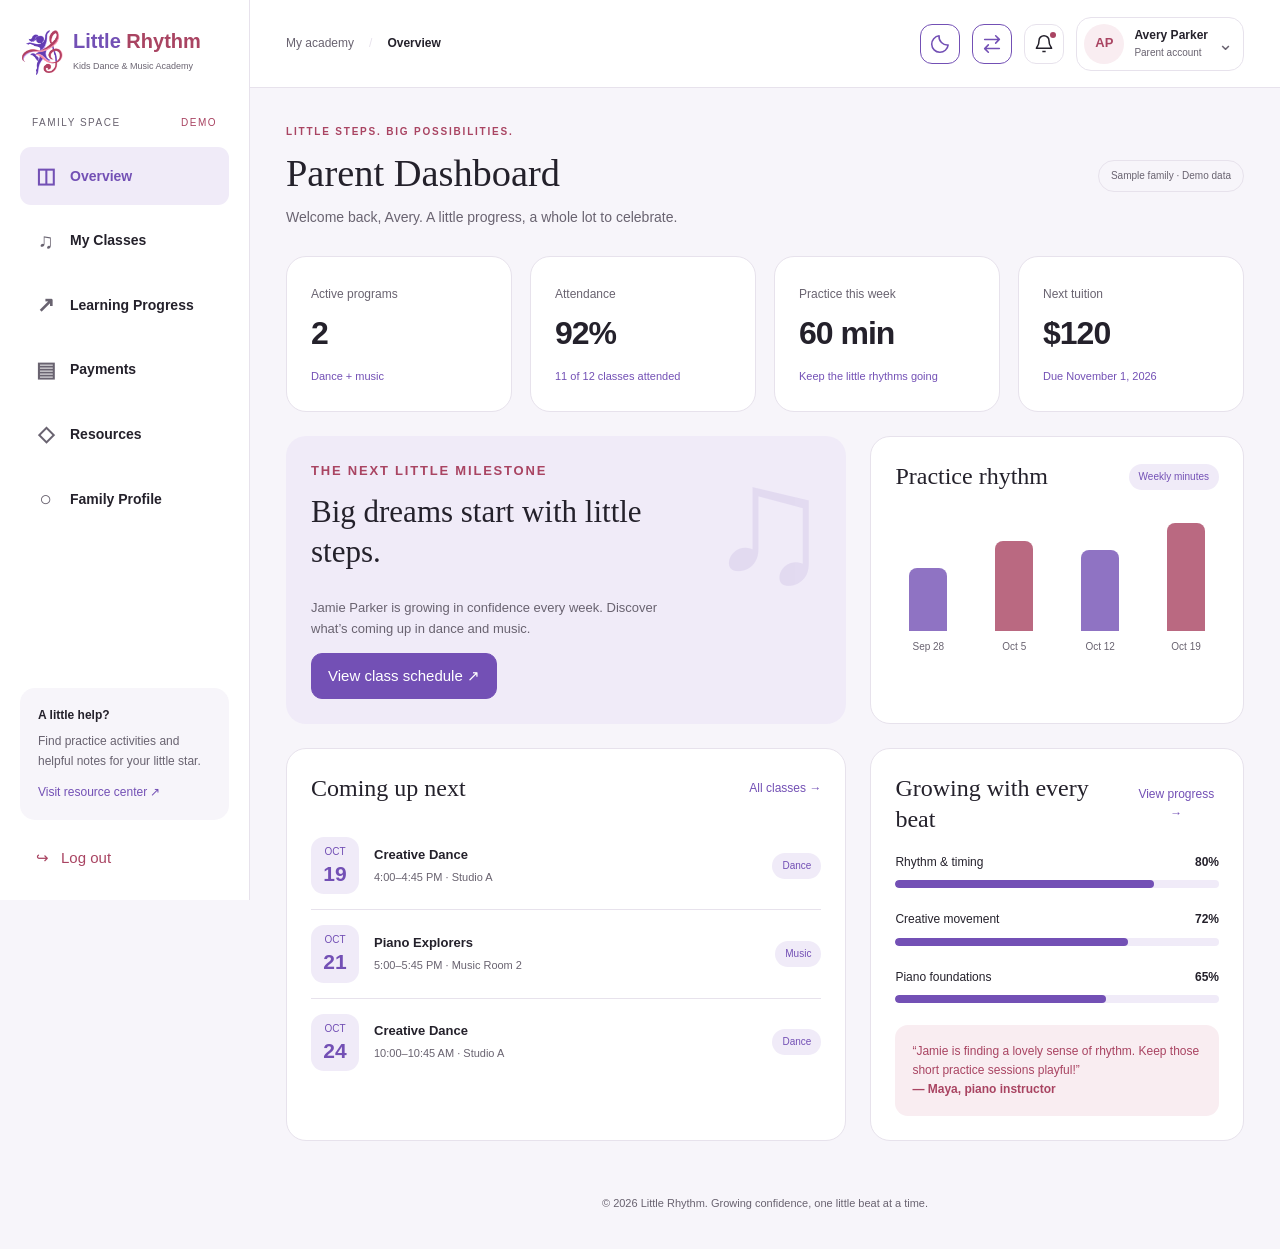
<file: dashboard.html>
<!DOCTYPE html>
<html lang="en" dir="ltr" data-theme="light">
<head>
  <meta charset="UTF-8">
  <meta name="viewport" content="width=device-width, initial-scale=1.0">

  <title>Parent Dashboard | Little Rhythm</title>
  <link rel="icon" type="image/png" href="images/logo.png">

  <meta
    name="description"
    content="Little Rhythm parent dashboard for classes, learning progress, resources, payments, and family details."
  >

  <link rel="stylesheet" href="dashboard.css">
  <script src="dashboard.js" defer></script>
</head>

<body>
  <svg
    class="svg-library"
    xmlns="http://www.w3.org/2000/svg"
    aria-hidden="true"
  >
    <symbol id="sun" viewBox="0 0 24 24">
      <circle cx="12" cy="12" r="4"/>
      <path d="M12 2v2m0 16v2M2 12h2m16 0h2M5 5l1.5 1.5m11 11L19 19M5 19l1.5-1.5m11-11L19 5"/>
    </symbol>

    <symbol id="moon" viewBox="0 0 24 24">
      <path d="M20.9 13A9 9 0 0 1 11 3.1 9 9 0 1 0 20.9 13Z"/>
    </symbol>

    <symbol id="direction" viewBox="0 0 24 24">
      <path d="M4 7h16m-4-4 4 4-4 4M20 17H4m4-4-4 4 4 4"/>
    </symbol>
  </svg>

  <a class="skip-link" href="#main">Skip to content</a>

  <div class="dashboard-layout">

    <aside class="sidebar" id="sidebar">
      <a class="brand" href="index.html">
        <span class="brand-mark" aria-hidden="true">
          <img src="images/logo.png" alt="">
        </span>

        <span class="brand-copy">
          Little <strong>Rhythm</strong>
          <small>Kids Dance & Music Academy</small>
        </span>
      </a>

      <div class="sidebar-caption">
        <span>FAMILY SPACE</span>
        <span class="demo-label">DEMO</span>
      </div>

      <nav
        class="sidebar-navigation"
        id="sidebarNavigation"
        aria-label="Dashboard sections"
      >
        <button type="button" data-page="overview">
          <span aria-hidden="true">◫</span>
          Overview
        </button>

        <button type="button" data-page="classes">
          <span aria-hidden="true">♫</span>
          My Classes
        </button>

        <button type="button" data-page="progress">
          <span aria-hidden="true">↗</span>
          Learning Progress
        </button>

        <button type="button" data-page="payments">
          <span aria-hidden="true">▤</span>
          Payments
        </button>

        <button type="button" data-page="resources">
          <span aria-hidden="true">◇</span>
          Resources
        </button>

        <button type="button" data-page="profile">
          <span aria-hidden="true">○</span>
          Family Profile
        </button>
      </nav>

      <div class="sidebar-bottom">
        <div class="support-card">
          <strong>A little help?</strong>

          <p>
            Find practice activities and helpful notes for your little star.
          </p>

          <button type="button" data-page="resources">
            Visit resource center ↗
          </button>
        </div>

        <button class="logout-button" id="logoutButton" type="button">
          <span aria-hidden="true">↪</span>
          Log out
        </button>
      </div>
    </aside>

    <button
      class="sidebar-overlay"
      id="sidebarOverlay"
      type="button"
      aria-label="Close sidebar"
      hidden
    ></button>


    <div class="workspace">
      <header class="dashboard-header">
        <div class="header-start">
          <button
            class="icon-button menu-button"
            id="menuToggle"
            type="button"
            aria-label="Open sidebar"
            aria-expanded="false"
            aria-controls="sidebar"
          >
            ☰
          </button>

          <div class="breadcrumb">
            <span>My academy</span>
            <span aria-hidden="true">/</span>
            <strong id="breadcrumbCurrent">Overview</strong>
          </div>
        </div>

        <div class="header-actions">
          <button
            class="icon-button preference-button"
            id="themeToggle"
            type="button"
            aria-label="Switch to dark mode"
            title="Switch to dark mode"
          >
            <svg class="icon" aria-hidden="true">
              <use href="#moon"/>
            </svg>
          </button>

          <button
            class="icon-button preference-button"
            id="directionToggle"
            type="button"
            aria-label="Switch to right-to-left layout"
            title="Switch to right-to-left layout"
            aria-pressed="false"
          >
            <svg class="icon" aria-hidden="true">
              <use href="#direction"/>
            </svg>
          </button>

          <div class="notification-wrapper">
            <button
              class="icon-button"
              id="notificationToggle"
              type="button"
              aria-label="Notifications, 2 unread"
              aria-expanded="false"
              aria-controls="notificationPanel"
            >
              <svg
                width="20"
                height="20"
                viewBox="0 0 24 24"
                fill="none"
                stroke="currentColor"
                stroke-width="1.8"
                aria-hidden="true"
              >
                <path
                  d="M18 8a6 6 0 0 0-12 0c0 7-3 7-3 9h18c0-2-3-2-3-9"
                />
                <path d="M10 21h4"/>
              </svg>

              <span
                class="notification-dot"
                id="notificationDot"
              ></span>
            </button>

            <section
              class="notification-panel"
              id="notificationPanel"
              aria-labelledby="notificationHeading"
              hidden
            >
              <div class="section-heading">
                <h2 id="notificationHeading">Notifications</h2>
                <span class="badge" id="notificationCount">2 new</span>
              </div>

              <article class="notification-item">
                <strong>Ready for the stage?</strong>
                <p>Winter showcase rehearsals begin November 7.</p>
                <small>Academy announcement · Sample</small>
              </article>

              <article class="notification-item">
                <strong>A new practice note</strong>
                <p>Maya shared a piano activity for Jamie.</p>
                <small>Teacher update · Sample</small>
              </article>

              <button
                class="text-button"
                id="markNotificationsRead"
                type="button"
              >
                Mark all as read
              </button>
            </section>
          </div>

          <div class="family-menu-wrapper">
            <button
              class="profile-button"
              id="familyMenuToggle"
              type="button"
              aria-label="Show parent, child, and plan details"
              aria-expanded="false"
              aria-controls="familyDetailsPanel"
            >
              <span class="avatar" id="headerAvatar">AP</span>

              <span class="profile-copy">
                <strong id="headerProfileName">Avery Parker</strong>
                <small>Parent account</small>
              </span>

              <span class="family-menu-chevron" aria-hidden="true">⌄</span>
            </button>

            <section
              class="family-details-panel"
              id="familyDetailsPanel"
              aria-labelledby="familyDetailsHeading"
              hidden
            >
              <h2 id="familyDetailsHeading">Family details</h2>

              <dl class="family-details-list">
                <div>
                  <dt>Parent</dt>
                  <dd id="headerParentName">Avery Parker</dd>
                </div>
                <div>
                  <dt>Email</dt>
                  <dd id="headerParentEmail">avery@example.com</dd>
                </div>
                <div>
                  <dt>Child</dt>
                  <dd id="headerChildName">Jamie Parker</dd>
                </div>
                <div>
                  <dt>Age</dt>
                  <dd id="headerChildAge">8</dd>
                </div>
              </dl>

              <section class="family-plan" aria-labelledby="familyPlanHeading">
                <h3 id="familyPlanHeading">Jamie’s plan</h3>
                <ul class="family-plan-list">
                  <li>Creative Dance</li>
                  <li>Piano Explorers</li>
                </ul>
              </section>

              <button
                class="text-button family-edit-button"
                type="button"
                data-page="profile"
              >
                Edit family profile
              </button>
            </section>
          </div>
        </div>
      </header>

      <main id="main" tabindex="-1">
        <div class="page-heading">
          <div>
            <p class="eyebrow">LITTLE STEPS. BIG POSSIBILITIES.</p>
            <h1 id="pageTitle">Parent Dashboard</h1>

            <p id="pageDescription">
              Welcome back, Avery. A little progress, a whole lot to celebrate.
            </p>
          </div>

          <span class="sample-indicator">Sample family · Demo data</span>
        </div>

        <div id="pageContent"></div>

        <footer class="dashboard-footer">
          © <span id="year"></span> Little Rhythm.
          Growing confidence, one little beat at a time.
        </footer>
      </main>
    </div>
  </div>


  <dialog class="logout-dialog" id="logoutDialog">
    <h2>Log out of your dashboard?</h2>

    <p>
      This ends your demo session. Your saved profile stays on this device.
    </p>

    <div class="button-row">
      <button id="cancelLogout" type="button">Stay here</button>

      <button
        class="button-primary"
        id="confirmLogout"
        type="button"
      >
        Log out
      </button>
    </div>
  </dialog>

  <div class="toast" id="toast" role="status" hidden></div>
</body>
</html>
</file>
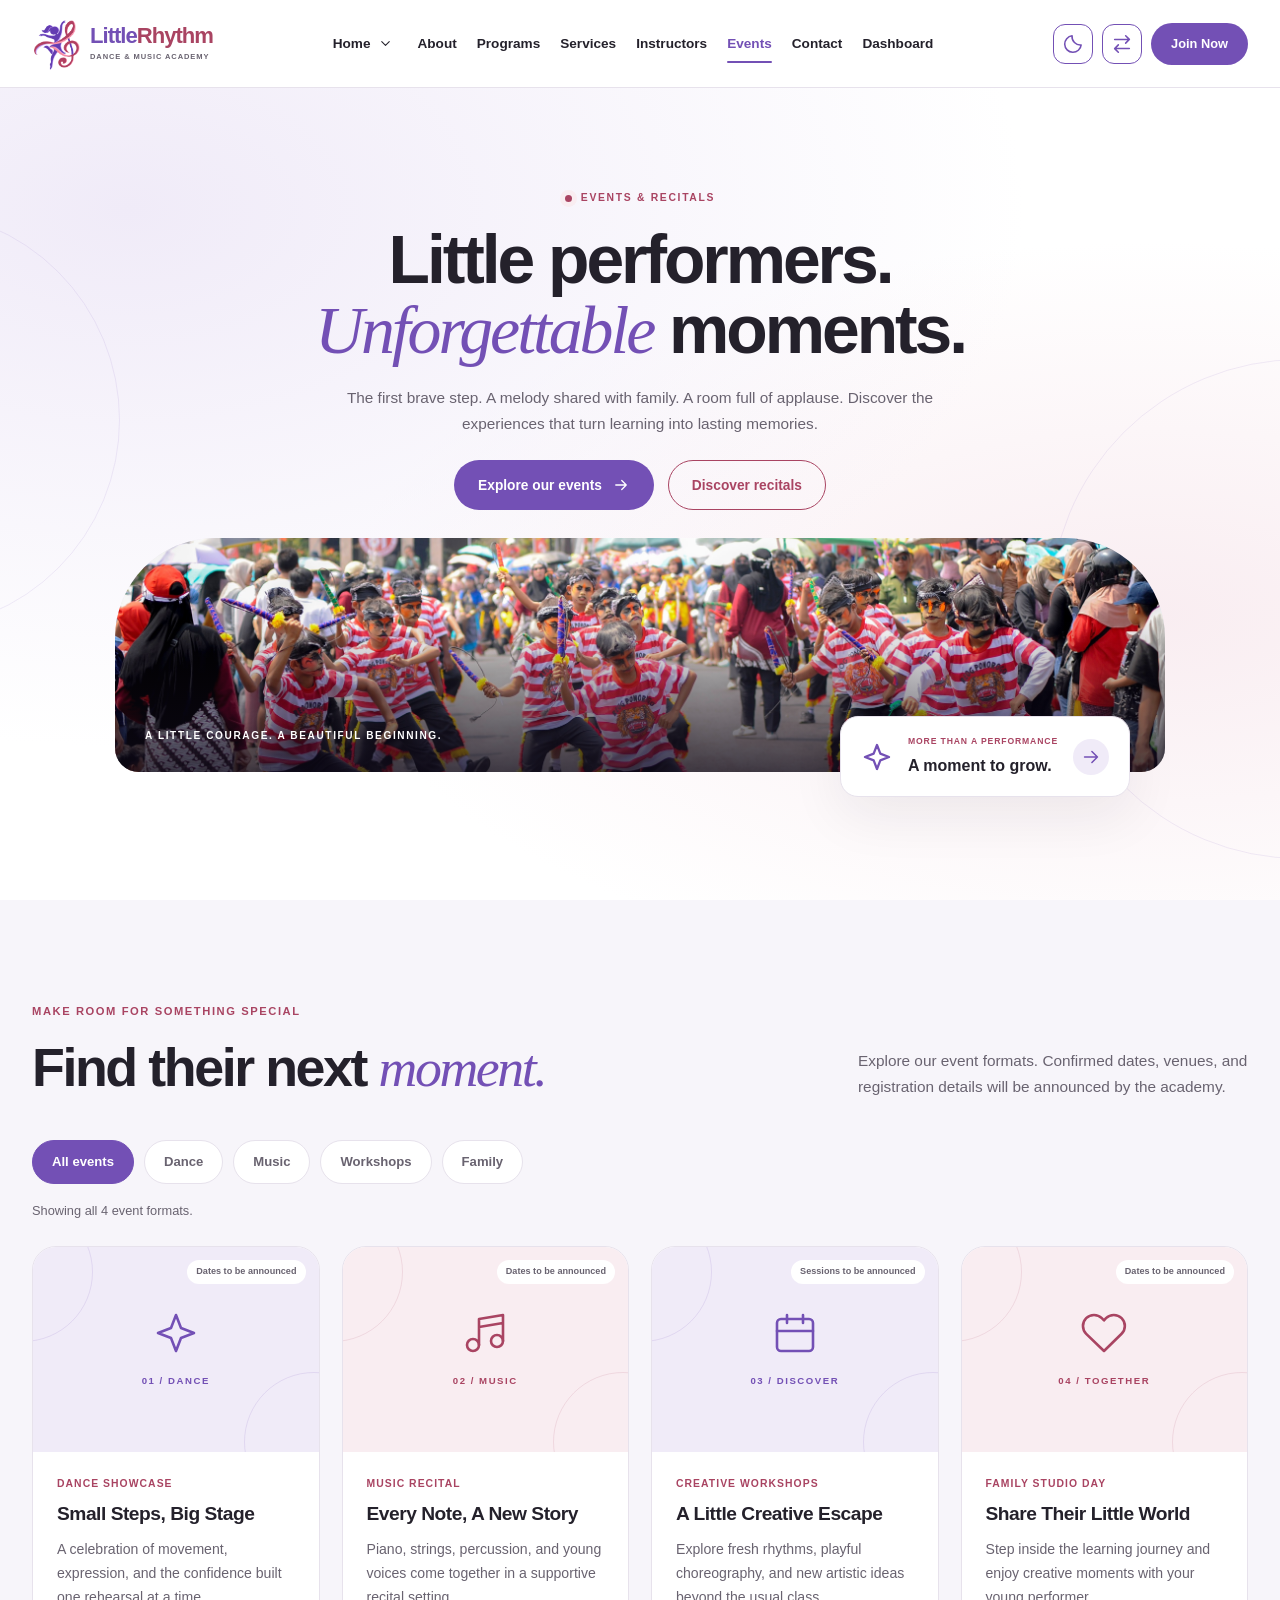
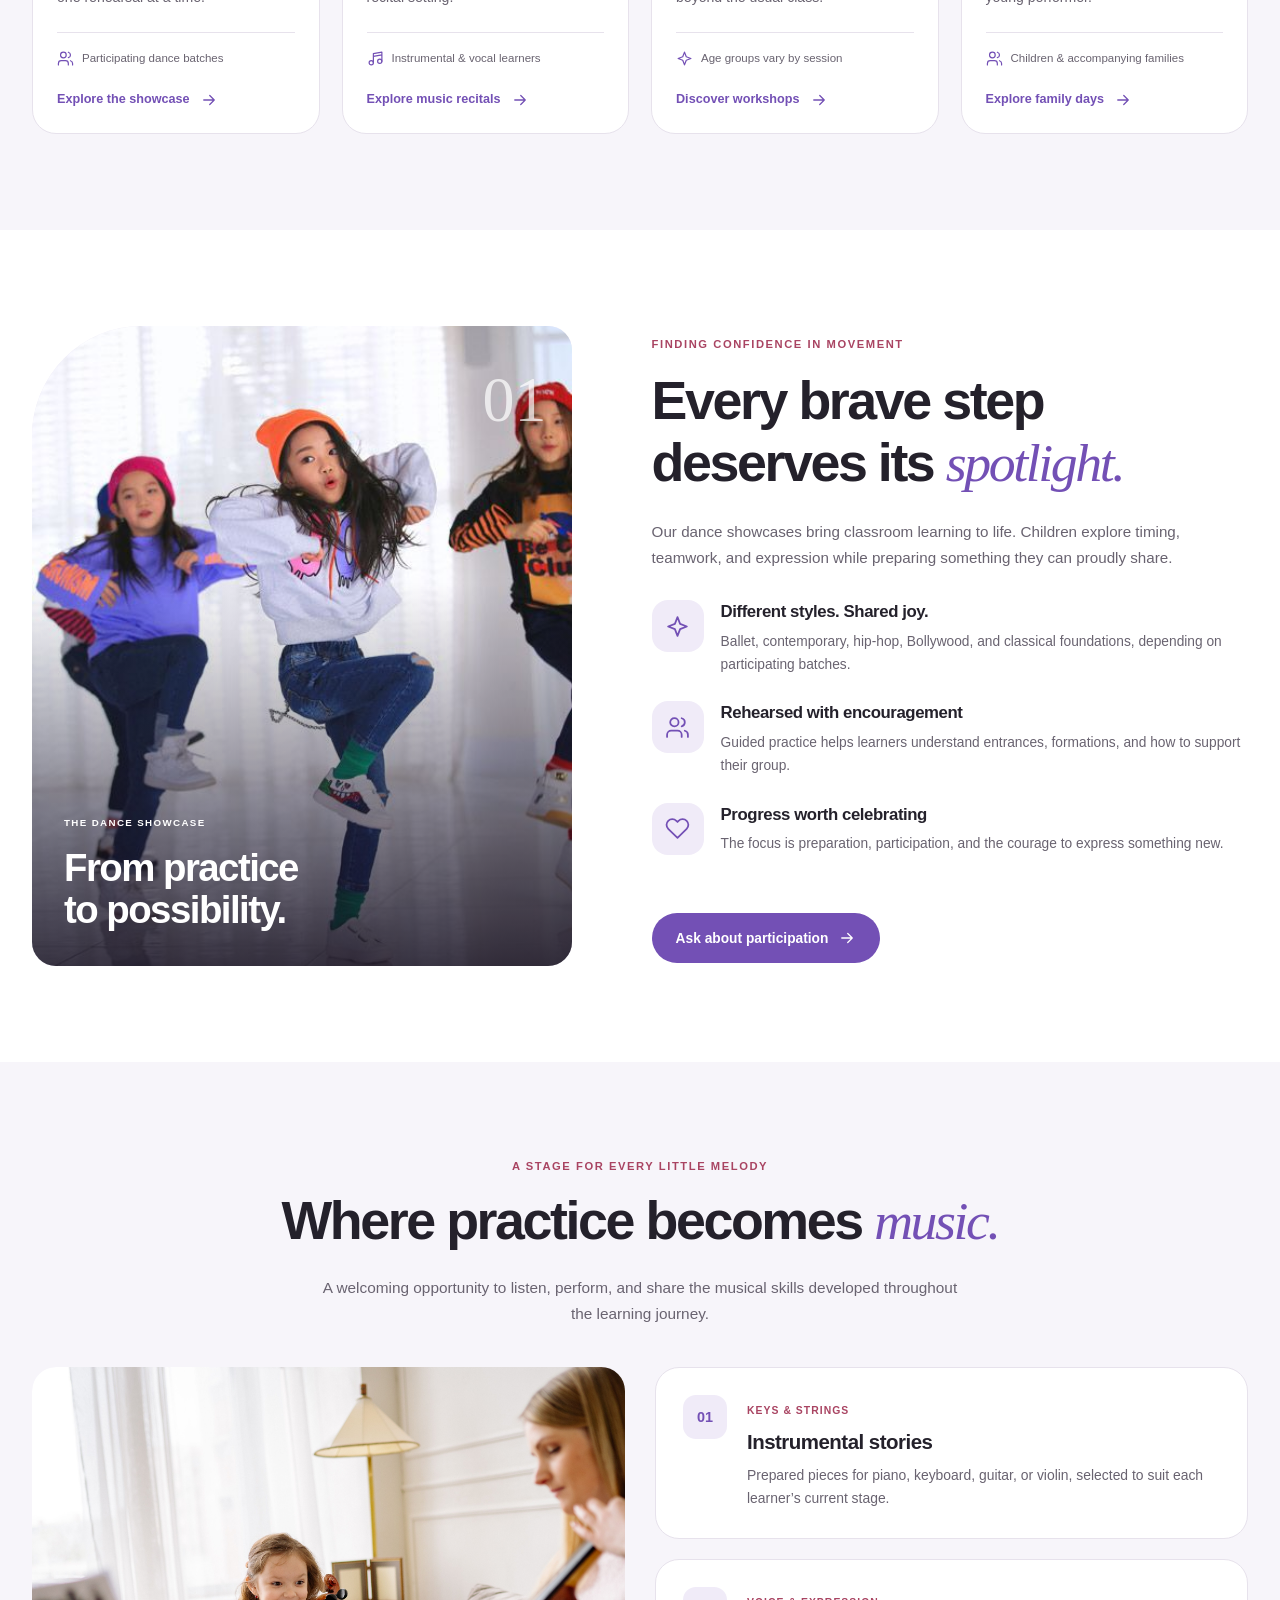
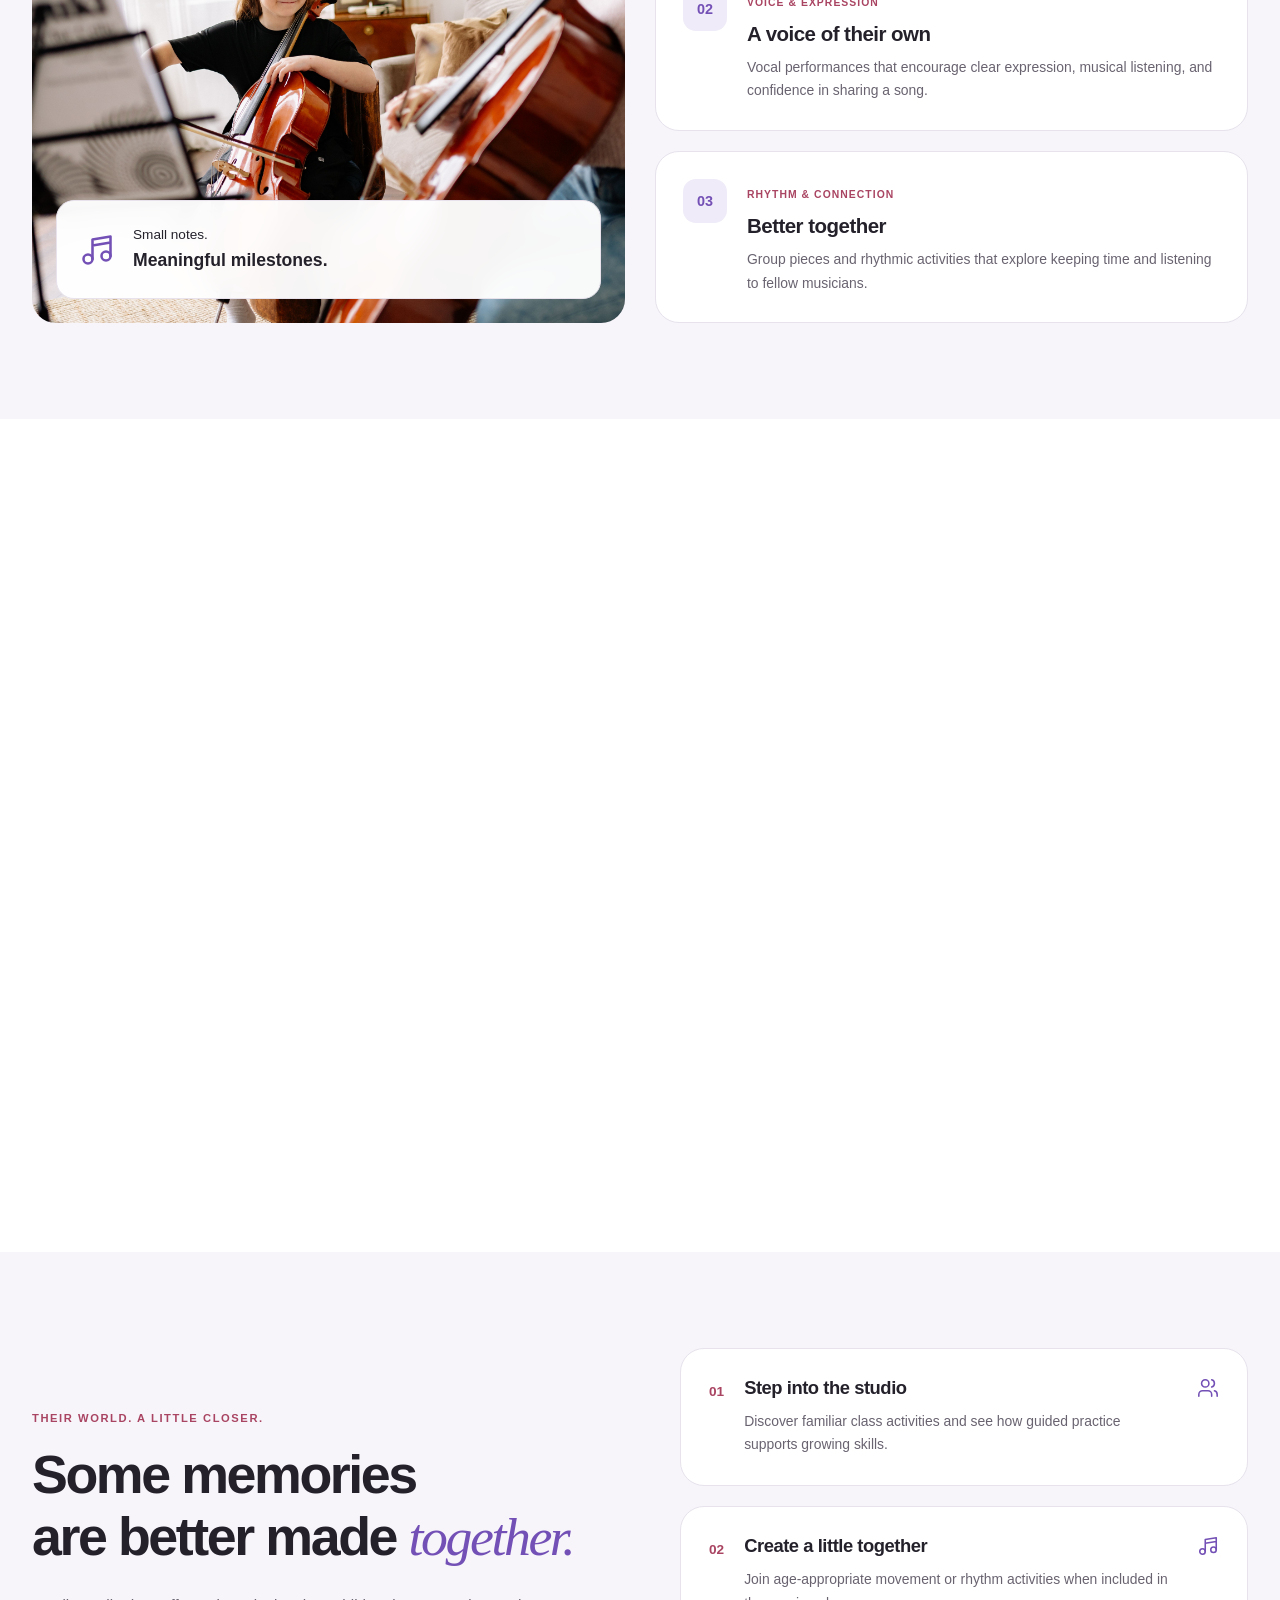
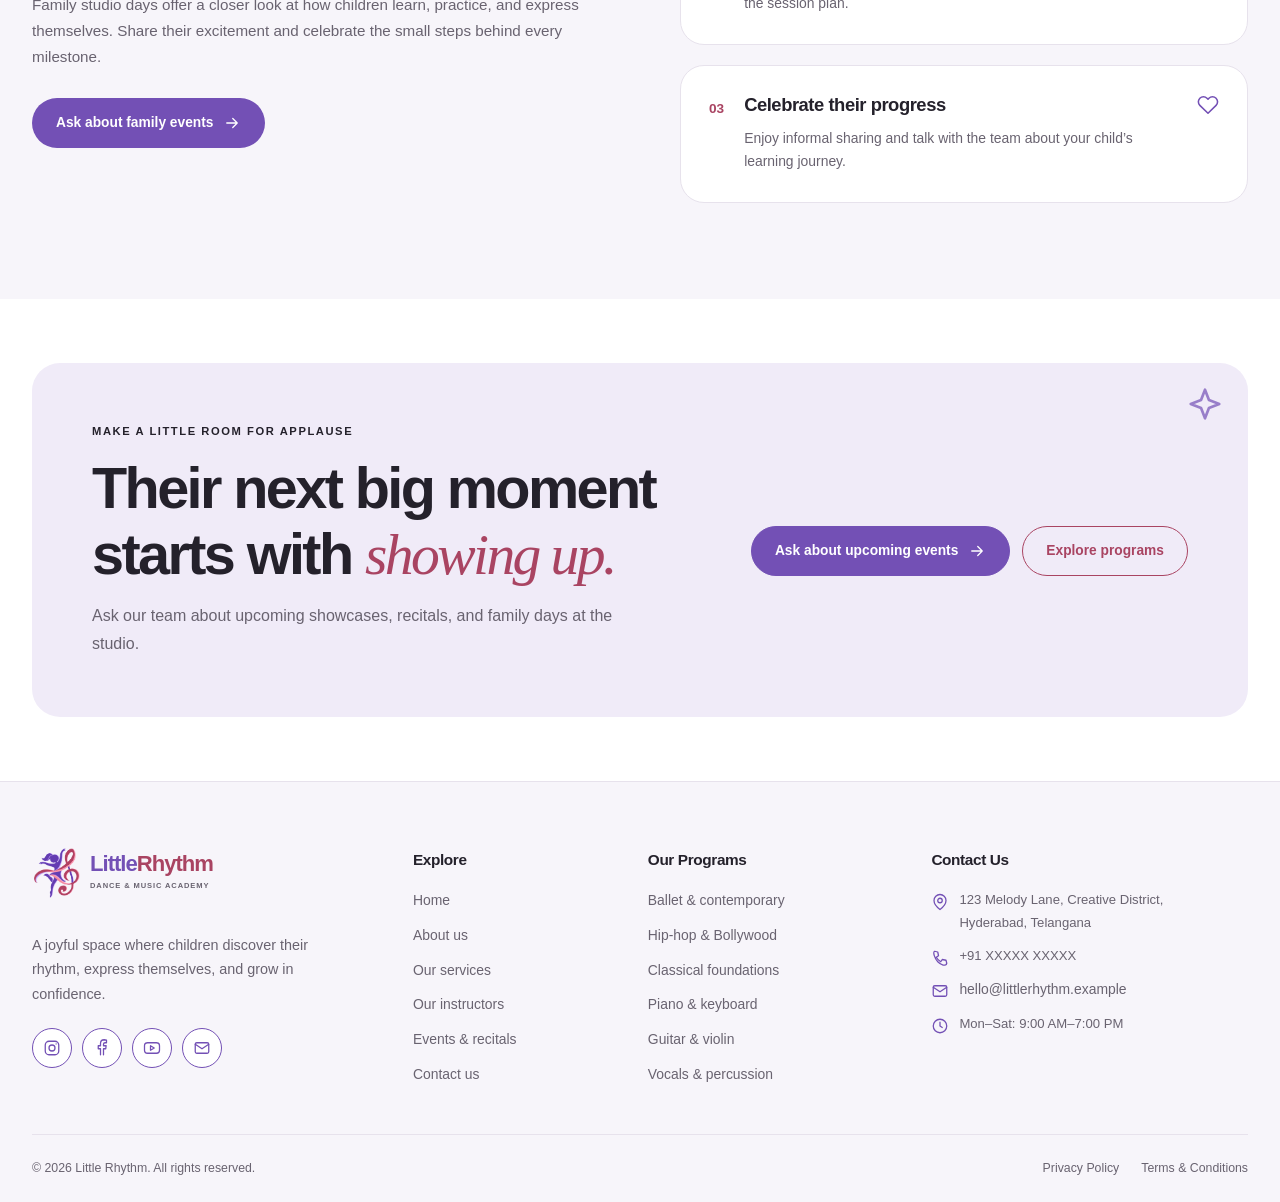
<file: events.html>
<!DOCTYPE html>
<html lang="en" dir="ltr" data-theme="light">
<head>
  <meta charset="UTF-8">
  <meta name="viewport" content="width=device-width, initial-scale=1.0">

  <title>Events & Recitals | Little Rhythm</title>
  <meta
    name="description"
    content="Explore Little Rhythm dance showcases, music recitals, creative workshops, and family studio days."
  >

  <link rel="icon" type="image/png" href="images/logo.png">
  <link rel="preconnect" href="https://images.unsplash.com">
  <link rel="stylesheet" href="events.css">
  <script src="events.js" defer></script>
</head>

<body>

  <svg
    class="svg-library"
    xmlns="http://www.w3.org/2000/svg"
    aria-hidden="true"
  >
    <symbol id="sun" viewBox="0 0 24 24">
      <circle cx="12" cy="12" r="4"/>
      <path d="M12 2v2m0 16v2M2 12h2m16 0h2M5 5l1.5 1.5m11 11L19 19M5 19l1.5-1.5m11-11L19 5"/>
    </symbol>

    <symbol id="moon" viewBox="0 0 24 24">
      <path d="M20.9 13A9 9 0 0 1 11 3.1 9 9 0 1 0 20.9 13Z"/>
    </symbol>

    <symbol id="direction" viewBox="0 0 24 24">
      <path d="M4 7h16m-4-4 4 4-4 4M20 17H4m4-4-4 4 4 4"/>
    </symbol>

    <symbol id="menu" viewBox="0 0 24 24">
      <path d="M4 6h16M4 12h16M4 18h16"/>
    </symbol>

    <symbol id="close" viewBox="0 0 24 24">
      <path d="m6 6 12 12M18 6 6 18"/>
    </symbol>

    <symbol id="chevron" viewBox="0 0 24 24">
      <path d="m6 9 6 6 6-6"/>
    </symbol>

    <symbol id="arrow" viewBox="0 0 24 24">
      <path d="M5 12h14m-6-6 6 6-6 6"/>
    </symbol>

    <symbol id="music" viewBox="0 0 24 24">
      <path d="M9 18V5l12-2v13M9 9l12-2"/>
      <ellipse cx="6" cy="18" rx="3" ry="3"/>
      <ellipse cx="18" cy="16" rx="3" ry="3"/>
    </symbol>

    <symbol id="sparkles" viewBox="0 0 24 24">
      <path d="m12 3 2.5 6.5L21 12l-6.5 2.5L12 21l-2.5-6.5L3 12l6.5-2.5L12 3Z"/>
    </symbol>

    <symbol id="heart" viewBox="0 0 24 24">
      <path d="M20.8 4.6a5.5 5.5 0 0 0-7.8 0L12 5.7l-1.1-1.1a5.5 5.5 0 0 0-7.8 7.8L12 21l8.8-8.6a5.5 5.5 0 0 0 0-7.8Z"/>
    </symbol>

    <symbol id="users" viewBox="0 0 24 24">
      <circle cx="9" cy="7" r="4"/>
      <path d="M16 21v-2a4 4 0 0 0-4-4H6a4 4 0 0 0-4 4v2m20 0v-2a4 4 0 0 0-3-3.87M16 3.13a4 4 0 0 1 0 7.75"/>
    </symbol>

    <symbol id="check" viewBox="0 0 24 24">
      <path d="m5 12 4 4L19 6"/>
    </symbol>

    <symbol id="calendar" viewBox="0 0 24 24">
      <rect x="3" y="5" width="18" height="16" rx="2"/>
      <path d="M16 3v4M8 3v4M3 11h18"/>
    </symbol>

    <symbol id="clock" viewBox="0 0 24 24">
      <circle cx="12" cy="12" r="9"/>
      <path d="M12 7v5l3 2"/>
    </symbol>

    <symbol id="pin" viewBox="0 0 24 24">
      <path d="M20 10c0 6-8 12-8 12S4 16 4 10a8 8 0 1 1 16 0Z"/>
      <circle cx="12" cy="10" r="3"/>
    </symbol>

    <symbol id="phone" viewBox="0 0 24 24">
      <path d="m5 3 4 1 1 5-3 2a16 16 0 0 0 6 6l2-3 5 1 1 4c-1 5-8 2-12-2S2 4 5 3Z"/>
    </symbol>

    <symbol id="mail" viewBox="0 0 24 24">
      <rect x="3" y="5" width="18" height="14" rx="2"/>
      <path d="m3 7 9 6 9-6"/>
    </symbol>

    <symbol id="instagram" viewBox="0 0 24 24">
      <rect x="3" y="3" width="18" height="18" rx="5"/>
      <circle cx="12" cy="12" r="4"/>
      <path d="M17.5 6.5h.01"/>
    </symbol>

    <symbol id="facebook" viewBox="0 0 24 24">
      <path d="M14 21v-8h3l.5-4H14V7c0-1 .3-2 2-2h2V1.5A22 22 0 0 0 15 1c-3 0-5 2-5 5v3H7v4h3v8"/>
    </symbol>

    <symbol id="youtube" viewBox="0 0 24 24">
      <rect x="2" y="5" width="20" height="14" rx="4"/>
      <path d="m10 9 5 3-5 3V9Z"/>
    </symbol>
  </svg>

  <a class="skip-link" href="#main">Skip to content</a>


  <header class="site-header">
    <div class="container header-inner">
      <a class="brand" href="index.html" aria-label="Little Rhythm home">
        <span class="brand-mark">
          <img src="images/logo.png" alt="" data-fallback>
        </span>

        <span class="brand-copy">
          <strong>Little<span>Rhythm</span></strong>
          <small>DANCE & MUSIC ACADEMY</small>
        </span>
      </a>

      <nav
        id="navigation"
        class="navigation"
        aria-label="Main navigation"
      >
        <div class="home-group">
          <div class="home-control">
            <a class="nav-link" href="index.html">Home</a>

            <button
              id="homeToggle"
              class="dropdown-toggle"
              type="button"
              aria-label="Show home pages"
              aria-expanded="false"
              aria-controls="homeDropdown"
            >
              <svg class="icon" aria-hidden="true">
                <use href="#chevron"/>
              </svg>
            </button>
          </div>

          <div id="homeDropdown" class="home-dropdown" hidden>
            <a href="index.html">Home 1 — Classic</a>
            <a href="home2.html">Home 2 — Premium</a>
          </div>
        </div>

        <a class="nav-link" href="about.html">About</a>
        <a class="nav-link" href="programs.html">Programs</a>
        <a class="nav-link" href="services.html">Services</a>
        <a class="nav-link" href="instructors.html">Instructors</a>
        <a class="nav-link active" href="events.html" aria-current="page">
          Events
        </a>
        <a class="nav-link" href="contact.html">Contact</a>
        <a class="nav-link" href="dashboard.html">Dashboard</a>

        <a class="button button-primary nav-cta" href="signup.html">
          Join Now
        </a>
      </nav>

      <div class="header-actions">
        <button
          class="icon-button preference-button"
          id="themeToggle"
          type="button"
          aria-label="Switch to dark mode"
          title="Switch to dark mode"
        >
          <svg class="icon" aria-hidden="true">
            <use href="#moon"/>
          </svg>
        </button>

        <button
          class="icon-button preference-button"
          id="directionToggle"
          type="button"
          aria-label="Switch to right-to-left layout"
          title="Switch to right-to-left layout"
          aria-pressed="false"
        >
          <svg class="icon" aria-hidden="true">
            <use href="#direction"/>
          </svg>
        </button>

        <a class="button button-primary header-cta" href="signup.html">
          Join Now
        </a>

        <button
          class="icon-button menu-toggle"
          id="menuToggle"
          type="button"
          aria-label="Open navigation"
          aria-expanded="false"
          aria-controls="navigation"
        >
          <svg class="icon" aria-hidden="true">
            <use href="#menu"/>
          </svg>
        </button>
      </div>
    </div>
  </header>

  <main id="main">

    <section class="event-hero" aria-labelledby="heroTitle">
      <div class="hero-orbit orbit-one" aria-hidden="true"></div>
      <div class="hero-orbit orbit-two" aria-hidden="true"></div>

      <div class="container">
        <div class="hero-heading reveal">
          <span class="hero-label">
            <span class="live-dot" aria-hidden="true"></span>
            EVENTS & RECITALS
          </span>

          <h1 id="heroTitle">
            Little performers.<br>
            <em>Unforgettable</em> moments.
          </h1>

          <p>
            The first brave step. A melody shared with family.
            A room full of applause. Discover the experiences
            that turn learning into lasting memories.
          </p>

          <div class="button-row">
            <a class="button button-primary" href="#calendar">
              Explore our events
              <svg class="icon directional" aria-hidden="true">
                <use href="#arrow"/>
              </svg>
            </a>
            <a class="button button-secondary" href="#recitals">
              Discover recitals
            </a>
          </div>
        </div>

        <div class="hero-stage reveal">
          <div class="stage-image">
            <img
              src="./images/event.jpg"
              alt="Dancers sharing a performance on a theatre stage"
              width="1800"
              height="800"
              fetchpriority="high"
              data-fallback
            >
            <span class="stage-caption">A LITTLE COURAGE. A BEAUTIFUL BEGINNING.</span>
          </div>

          <div class="stage-ticket">
            <svg class="icon" aria-hidden="true">
              <use href="#sparkles"/>
            </svg>
            <div>
              <small>MORE THAN A PERFORMANCE</small>
              <strong>A moment to grow.</strong>
            </div>
            <a href="#dance" aria-label="Explore dance showcases">
              <svg class="icon directional" aria-hidden="true">
                <use href="#arrow"/>
              </svg>
            </a>
          </div>
        </div>
      </div>
    </section>


    <section
      class="section section-alt"
      id="calendar"
      aria-labelledby="calendarTitle"
    >
      <div class="container">
        <div class="section-heading reveal">
          <div>
            <span class="eyebrow">MAKE ROOM FOR SOMETHING SPECIAL</span>
            <h2 id="calendarTitle">Find their next <em>moment.</em></h2>
          </div>
          <p>
            Explore our event formats. Confirmed dates, venues,
            and registration details will be announced by the academy.
          </p>
        </div>

        <div class="filter-bar reveal" role="group" aria-label="Filter events">
          <button class="filter-button active" type="button"
            data-filter="all" aria-pressed="true">All events</button>
          <button class="filter-button" type="button"
            data-filter="dance" aria-pressed="false">Dance</button>
          <button class="filter-button" type="button"
            data-filter="music" aria-pressed="false">Music</button>
          <button class="filter-button" type="button"
            data-filter="workshops" aria-pressed="false">Workshops</button>
          <button class="filter-button" type="button"
            data-filter="family" aria-pressed="false">Family</button>
        </div>

        <p class="filter-status" id="filterStatus" aria-live="polite">
          Showing all 4 event formats.
        </p>

        <div class="event-grid">
          <article class="listing-card reveal" data-category="dance">
            <div class="listing-art dance-art">
              <svg class="icon" aria-hidden="true">
                <use href="#sparkles"/>
              </svg>
              <span>01 / DANCE</span>
              <span class="announcement">Dates to be announced</span>
            </div>
            <div class="listing-body">
              <span class="card-kicker">DANCE SHOWCASE</span>
              <h3>Small Steps, Big Stage</h3>
              <p>
                A celebration of movement, expression, and the
                confidence built one rehearsal at a time.
              </p>
              <div class="listing-meta">
                <svg class="icon" aria-hidden="true"><use href="#users"/></svg>
                <span>Participating dance batches</span>
              </div>
              <a class="text-link" href="#dance">
                Explore the showcase
                <svg class="icon directional" aria-hidden="true"><use href="#arrow"/></svg>
              </a>
            </div>
          </article>

          <article class="listing-card reveal" data-category="music">
            <div class="listing-art music-art">
              <svg class="icon" aria-hidden="true">
                <use href="#music"/>
              </svg>
              <span>02 / MUSIC</span>
              <span class="announcement">Dates to be announced</span>
            </div>
            <div class="listing-body">
              <span class="card-kicker">MUSIC RECITAL</span>
              <h3>Every Note, A New Story</h3>
              <p>
                Piano, strings, percussion, and young voices
                come together in a supportive recital setting.
              </p>
              <div class="listing-meta">
                <svg class="icon" aria-hidden="true"><use href="#music"/></svg>
                <span>Instrumental & vocal learners</span>
              </div>
              <a class="text-link" href="#recitals">
                Explore music recitals
                <svg class="icon directional" aria-hidden="true"><use href="#arrow"/></svg>
              </a>
            </div>
          </article>

          <article class="listing-card reveal" data-category="workshops">
            <div class="listing-art workshop-art">
              <svg class="icon" aria-hidden="true">
                <use href="#calendar"/>
              </svg>
              <span>03 / DISCOVER</span>
              <span class="announcement">Sessions to be announced</span>
            </div>
            <div class="listing-body">
              <span class="card-kicker">CREATIVE WORKSHOPS</span>
              <h3>A Little Creative Escape</h3>
              <p>
                Explore fresh rhythms, playful choreography,
                and new artistic ideas beyond the usual class.
              </p>
              <div class="listing-meta">
                <svg class="icon" aria-hidden="true"><use href="#sparkles"/></svg>
                <span>Age groups vary by session</span>
              </div>
              <a class="text-link" href="#workshops">
                Discover workshops
                <svg class="icon directional" aria-hidden="true"><use href="#arrow"/></svg>
              </a>
            </div>
          </article>

          <article class="listing-card reveal" data-category="family">
            <div class="listing-art family-art">
              <svg class="icon" aria-hidden="true">
                <use href="#heart"/>
              </svg>
              <span>04 / TOGETHER</span>
              <span class="announcement">Dates to be announced</span>
            </div>
            <div class="listing-body">
              <span class="card-kicker">FAMILY STUDIO DAY</span>
              <h3>Share Their Little World</h3>
              <p>
                Step inside the learning journey and enjoy
                creative moments with your young performer.
              </p>
              <div class="listing-meta">
                <svg class="icon" aria-hidden="true"><use href="#users"/></svg>
                <span>Children & accompanying families</span>
              </div>
              <a class="text-link" href="#family">
                Explore family days
                <svg class="icon directional" aria-hidden="true"><use href="#arrow"/></svg>
              </a>
            </div>
          </article>
        </div>
      </div>
    </section>


    <section class="section" id="dance" aria-labelledby="danceTitle">
      <div class="container split-layout">
        <div class="editorial-visual reveal">
          <img
            src="./images/hip hop.jpg"
            alt="Dance performers expressing movement together"
            loading="lazy"
            width="1000"
            height="1100"
            data-fallback
          >
          <div class="visual-label">
            <span>THE DANCE SHOWCASE</span>
            <strong>From practice<br>to possibility.</strong>
          </div>
          <span class="visual-number" aria-hidden="true">01</span>
        </div>

        <div class="section-copy reveal">
          <span class="eyebrow">FINDING CONFIDENCE IN MOVEMENT</span>
          <h2 id="danceTitle">
            Every brave step<br>deserves its <em>spotlight.</em>
          </h2>
          <p>
            Our dance showcases bring classroom learning to life.
            Children explore timing, teamwork, and expression while
            preparing something they can proudly share.
          </p>

          <div class="detail-list">
            <article class="detail-item">
              <span class="feature-icon">
                <svg class="icon" aria-hidden="true"><use href="#sparkles"/></svg>
              </span>
              <div>
                <h3>Different styles. Shared joy.</h3>
                <p>
                  Ballet, contemporary, hip-hop, Bollywood, and
                  classical foundations, depending on participating batches.
                </p>
              </div>
            </article>

            <article class="detail-item">
              <span class="feature-icon">
                <svg class="icon" aria-hidden="true"><use href="#users"/></svg>
              </span>
              <div>
                <h3>Rehearsed with encouragement</h3>
                <p>
                  Guided practice helps learners understand entrances,
                  formations, and how to support their group.
                </p>
              </div>
            </article>

            <article class="detail-item">
              <span class="feature-icon">
                <svg class="icon" aria-hidden="true"><use href="#heart"/></svg>
              </span>
              <div>
                <h3>Progress worth celebrating</h3>
                <p>
                  The focus is preparation, participation, and the
                  courage to express something new.
                </p>
              </div>
            </article>
          </div>

          <a class="button button-primary" href="contact.html">
            Ask about participation
            <svg class="icon directional" aria-hidden="true"><use href="#arrow"/></svg>
          </a>
        </div>
      </div>
    </section>


    <section
      class="section section-alt"
      id="music"
      aria-labelledby="musicTitle"
    >
      <div class="container" id="recitals">
        <div class="section-heading centered reveal">
          <span class="eyebrow">A STAGE FOR EVERY LITTLE MELODY</span>
          <h2 id="musicTitle">Where practice becomes <em>music.</em></h2>
          <p>
            A welcoming opportunity to listen, perform, and share
            the musical skills developed throughout the learning journey.
          </p>
        </div>

        <div class="recital-layout">
          <div class="recital-photo reveal">
            <img
              src="./images/violen.jpg"
              alt="Piano keyboard ready for a musical performance"
              loading="lazy"
              width="1100"
              height="900"
              data-fallback
            >
            <div class="recital-caption">
              <svg class="icon" aria-hidden="true"><use href="#music"/></svg>
              <span>Small notes.<br><strong>Meaningful milestones.</strong></span>
            </div>
          </div>

          <div class="recital-cards">
            <article class="recital-card reveal">
              <span class="mini-number">01</span>
              <div>
                <span class="card-kicker">KEYS & STRINGS</span>
                <h3>Instrumental stories</h3>
                <p>
                  Prepared pieces for piano, keyboard, guitar, or violin,
                  selected to suit each learner’s current stage.
                </p>
              </div>
            </article>

            <article class="recital-card reveal">
              <span class="mini-number">02</span>
              <div>
                <span class="card-kicker">VOICE & EXPRESSION</span>
                <h3>A voice of their own</h3>
                <p>
                  Vocal performances that encourage clear expression,
                  musical listening, and confidence in sharing a song.
                </p>
              </div>
            </article>

            <article class="recital-card reveal">
              <span class="mini-number">03</span>
              <div>
                <span class="card-kicker">RHYTHM & CONNECTION</span>
                <h3>Better together</h3>
                <p>
                  Group pieces and rhythmic activities that explore
                  keeping time and listening to fellow musicians.
                </p>
              </div>
            </article>
          </div>
        </div>
      </div>
    </section>


    <section
      class="section"
      id="workshops"
      aria-labelledby="workshopsTitle"
    >
      <div class="container">
        <div class="section-heading reveal">
          <div>
            <span class="eyebrow">TRY SOMETHING WONDERFULLY NEW</span>
            <h2 id="workshopsTitle">A little curiosity.<br>A lot of <em>discovery.</em></h2>
          </div>
          <p>
            Short creative experiences make space for fresh interests,
            playful experiments, and learning alongside new friends.
          </p>
        </div>

        <div class="three-grid">
          <article class="workshop-card reveal">
            <div class="workshop-top">
              <span class="feature-icon">
                <svg class="icon" aria-hidden="true"><use href="#sparkles"/></svg>
              </span>
              <span class="workshop-index">01</span>
            </div>
            <span class="card-kicker">MOVE & IMAGINE</span>
            <h3>Storytelling Through Dance</h3>
            <p>
              Turn characters, feelings, and simple stories into
              expressive movements and playful choreography.
            </p>
            <ul class="check-list">
              <li>Creative movement prompts</li>
              <li>Guided improvisation</li>
              <li>A relaxed group sharing</li>
            </ul>
            <a class="text-link" href="contact.html">
              Ask about the next session
              <svg class="icon directional" aria-hidden="true"><use href="#arrow"/></svg>
            </a>
          </article>

          <article class="workshop-card reveal">
            <div class="workshop-top">
              <span class="feature-icon">
                <svg class="icon" aria-hidden="true"><use href="#music"/></svg>
              </span>
              <span class="workshop-index">02</span>
            </div>
            <span class="card-kicker">LISTEN & CREATE</span>
            <h3>Rhythm Explorers</h3>
            <p>
              Discover patterns through clapping games, body
              percussion, and simple musical conversations.
            </p>
            <ul class="check-list">
              <li>Listening and rhythm games</li>
              <li>Call-and-response activities</li>
              <li>Collaborative music making</li>
            </ul>
            <a class="text-link" href="contact.html">
              Ask about the next session
              <svg class="icon directional" aria-hidden="true"><use href="#arrow"/></svg>
            </a>
          </article>

          <article class="workshop-card reveal">
            <div class="workshop-top">
              <span class="feature-icon">
                <svg class="icon" aria-hidden="true"><use href="#heart"/></svg>
              </span>
              <span class="workshop-index">03</span>
            </div>
            <span class="card-kicker">EXPRESS & CONNECT</span>
            <h3>Stage Confidence Lab</h3>
            <p>
              Explore stage presence with friendly introductions,
              expression games, and small group activities.
            </p>
            <ul class="check-list">
              <li>Simple performance exercises</li>
              <li>Encouraging peer participation</li>
              <li>Manageable creative challenges</li>
            </ul>
            <a class="text-link" href="contact.html">
              Ask about the next session
              <svg class="icon directional" aria-hidden="true"><use href="#arrow"/></svg>
            </a>
          </article>
        </div>
      </div>
    </section>


    <section
      class="section section-alt"
      id="family"
      aria-labelledby="familyTitle"
    >
      <div class="container family-layout">
        <div class="section-copy reveal">
          <span class="eyebrow">THEIR WORLD. A LITTLE CLOSER.</span>
          <h2 id="familyTitle">
            Some memories<br>are better made <em>together.</em>
          </h2>
          <p>
            Family studio days offer a closer look at how children
            learn, practice, and express themselves. Share their
            excitement and celebrate the small steps behind every milestone.
          </p>
          <a class="button button-primary" href="contact.html">
            Ask about family events
            <svg class="icon directional" aria-hidden="true"><use href="#arrow"/></svg>
          </a>
        </div>

        <div class="family-steps">
          <article class="family-step reveal">
            <span>01</span>
            <div>
              <h3>Step into the studio</h3>
              <p>
                Discover familiar class activities and see how
                guided practice supports growing skills.
              </p>
            </div>
            <svg class="icon" aria-hidden="true"><use href="#users"/></svg>
          </article>

          <article class="family-step reveal">
            <span>02</span>
            <div>
              <h3>Create a little together</h3>
              <p>
                Join age-appropriate movement or rhythm activities
                when included in the session plan.
              </p>
            </div>
            <svg class="icon" aria-hidden="true"><use href="#music"/></svg>
          </article>

          <article class="family-step reveal">
            <span>03</span>
            <div>
              <h3>Celebrate their progress</h3>
              <p>
                Enjoy informal sharing and talk with the team
                about your child’s learning journey.
              </p>
            </div>
            <svg class="icon" aria-hidden="true"><use href="#heart"/></svg>
          </article>
        </div>
      </div>
    </section>



    <section class="section final-section" aria-labelledby="finalTitle">
      <div class="container">
        <div class="final-cta final-cta--events reveal">
          <svg class="icon final-icon" aria-hidden="true">
            <use href="#sparkles"/>
          </svg>

          <span class="eyebrow">
            MAKE A LITTLE ROOM FOR APPLAUSE
          </span>

          <h2 id="finalTitle">
            Their next big moment<br>starts with <em>showing up.</em>
          </h2>

          <p>
            Ask our team about upcoming showcases, recitals,
            and family days at the studio.
          </p>

          <div class="final-cta-actions">
            <a class="button button-primary" href="contact.html">
              Ask about upcoming events
              <svg class="icon directional" aria-hidden="true">
                <use href="#arrow"/>
              </svg>
            </a>
            <a class="button button-secondary" href="programs.html">
              Explore programs
            </a>
          </div>
        </div>
      </div>
    </section>
  </main>


  <footer class="site-footer">
    <div class="container footer-grid">
      <div class="footer-brand">
        <a class="brand" href="index.html" aria-label="Little Rhythm home">
          <span class="brand-mark">
            <img src="images/logo.png" alt="" data-fallback>
          </span>
          <span class="brand-copy">
            <strong>Little<span>Rhythm</span></strong>
            <small>DANCE & MUSIC ACADEMY</small>
          </span>
        </a>

        <p>
          A joyful space where children discover their rhythm,
          express themselves, and grow in confidence.
        </p>


        <div class="social-links" aria-label="Social media">
          <a href="https://www.instagram.com/" target="_blank"
            rel="noopener noreferrer" aria-label="Instagram">
            <svg class="icon" aria-hidden="true"><use href="#instagram"/></svg>
          </a>

          <a href="https://www.facebook.com/" target="_blank"
            rel="noopener noreferrer" aria-label="Facebook">
            <svg class="icon" aria-hidden="true"><use href="#facebook"/></svg>
          </a>

          <a href="https://www.youtube.com/" target="_blank"
            rel="noopener noreferrer" aria-label="YouTube">
            <svg class="icon" aria-hidden="true"><use href="#youtube"/></svg>
          </a>

          <a href="mailto:hello@littlerhythm.example" aria-label="Email us">
            <svg class="icon" aria-hidden="true"><use href="#mail"/></svg>
          </a>
        </div>
      </div>

      <div class="footer-column">
        <h3>Explore</h3>
        <a href="index.html">Home</a>
        <a href="about.html">About us</a>
        <a href="services.html">Our services</a>
        <a href="instructors.html">Our instructors</a>
        <a href="events.html">Events & recitals</a>
        <a href="contact.html">Contact us</a>
      </div>

      <div class="footer-column">
        <h3>Our Programs</h3>
        <a href="programs.html#ballet">Ballet & contemporary</a>
        <a href="programs.html#hiphop">Hip-hop & Bollywood</a>
        <a href="programs.html#classical">Classical foundations</a>
        <a href="programs.html#piano">Piano & keyboard</a>
        <a href="programs.html#guitar">Guitar & violin</a>
        <a href="programs.html#vocals">Vocals & percussion</a>
      </div>

      <div class="footer-column contact-column">
        <h3>Contact Us</h3>


        <div class="contact-item">
          <svg class="icon" aria-hidden="true"><use href="#pin"/></svg>
          <span>
            123 Melody Lane, Creative District,<br>
            Hyderabad, Telangana
          </span>
        </div>

        <div class="contact-item">
          <svg class="icon" aria-hidden="true"><use href="#phone"/></svg>
          <span>+91 XXXXX XXXXX</span>
        </div>

        <a class="contact-item" href="mailto:hello@littlerhythm.example">
          <svg class="icon" aria-hidden="true"><use href="#mail"/></svg>
          <span>hello@littlerhythm.example</span>
        </a>

        <div class="contact-item">
          <svg class="icon" aria-hidden="true"><use href="#clock"/></svg>
          <span>Mon–Sat: 9:00 AM–7:00 PM</span>
        </div>
      </div>
    </div>

    <div class="container footer-bottom">
      <p>
        © <span id="year">2026</span> Little Rhythm.
        All rights reserved.
      </p>

      <div>
        <a href="privacy.html">Privacy Policy</a>
        <a href="terms.html">Terms & Conditions</a>
      </div>
    </div>
  </footer>
</body>
</html>
</file>
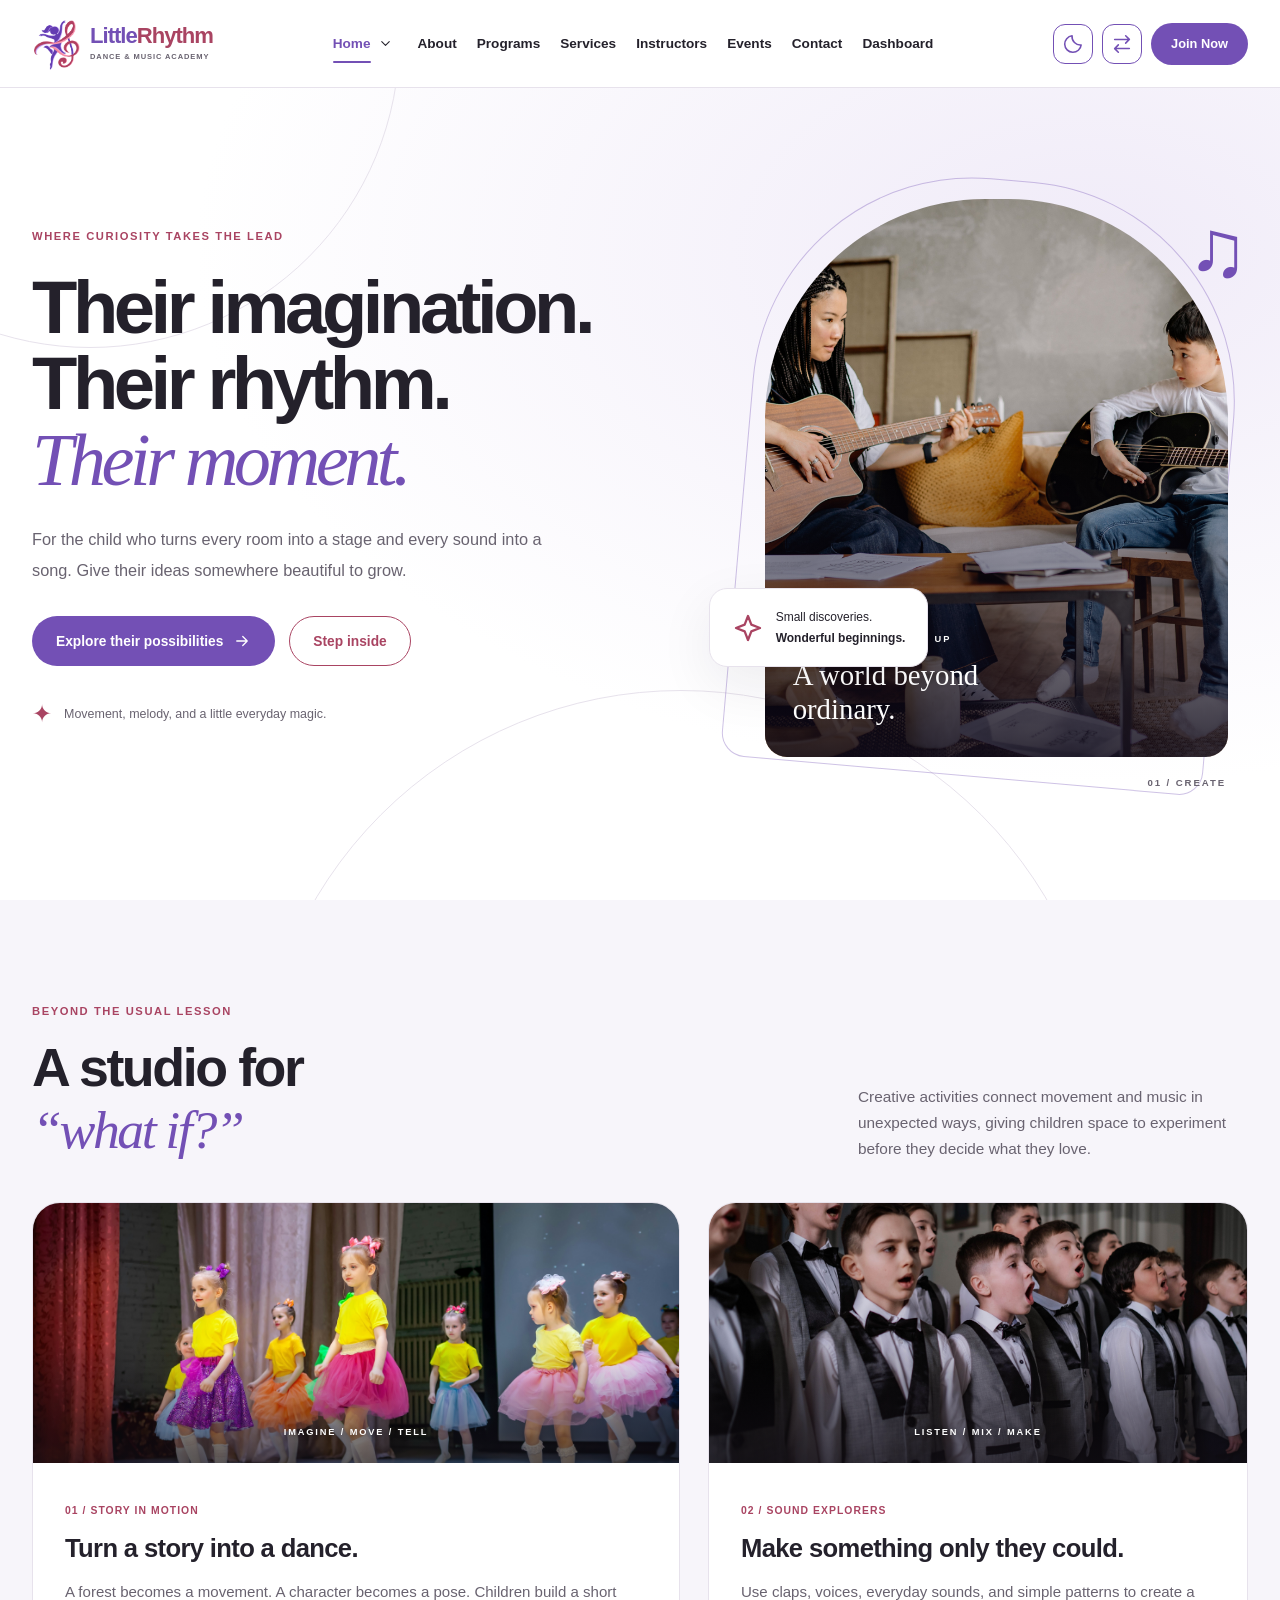
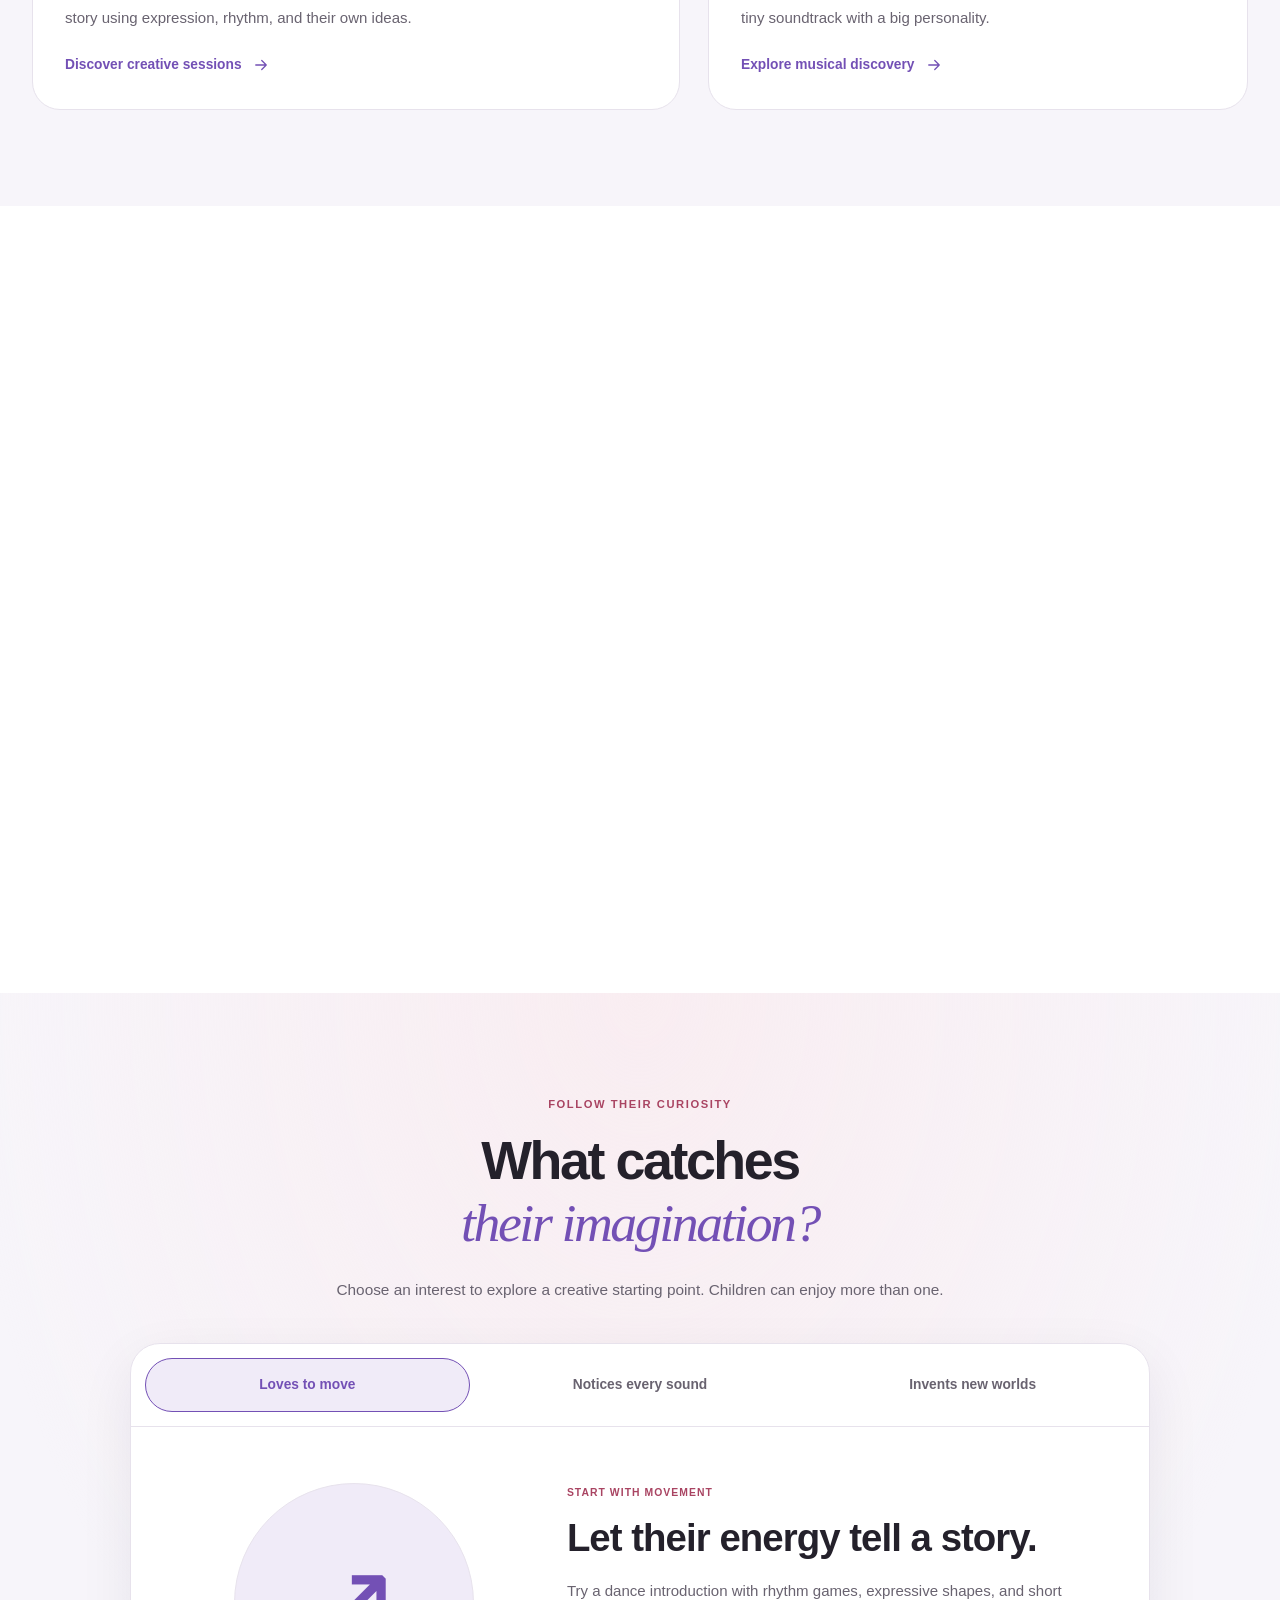
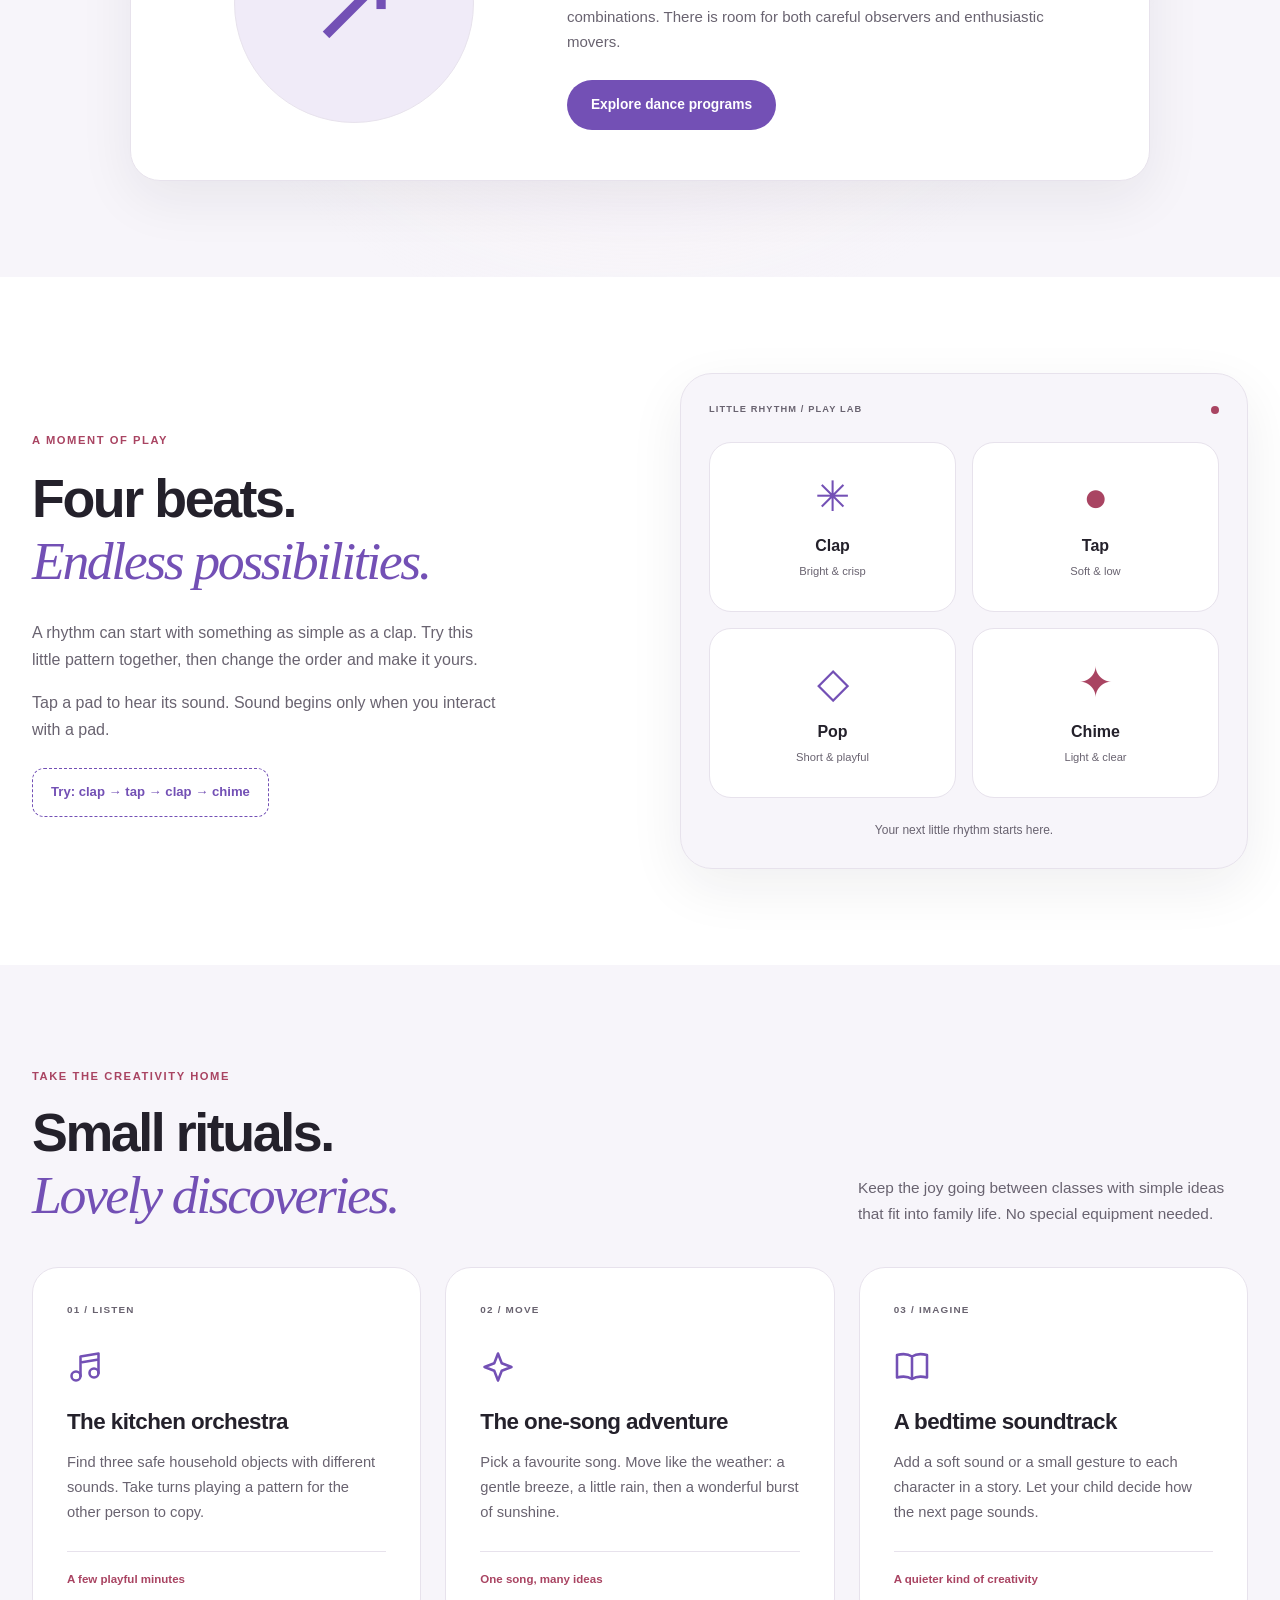
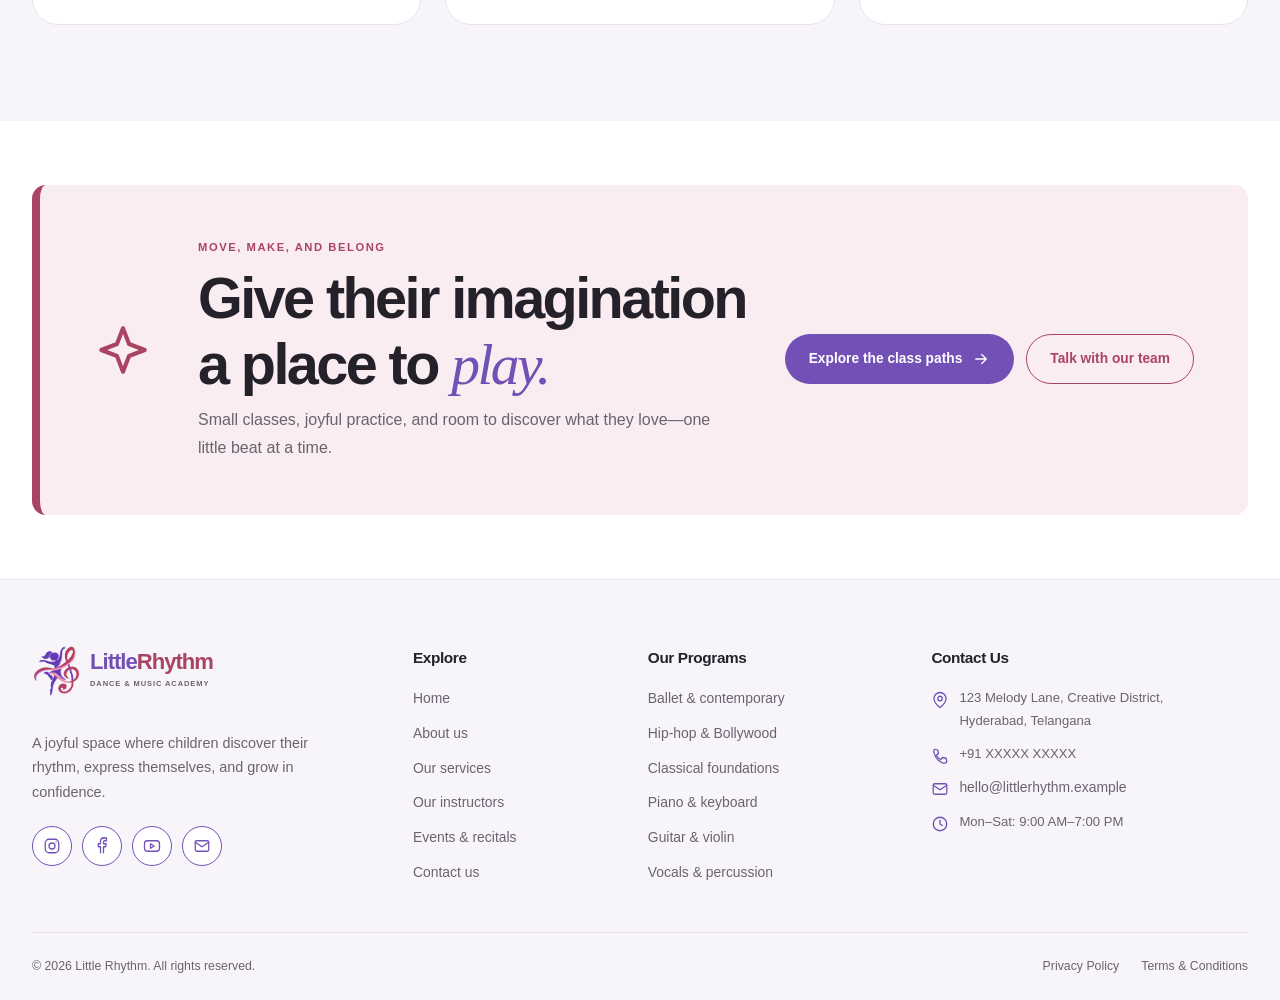
<file: home2.html>
<!DOCTYPE html>
<html lang="en" dir="ltr" data-theme="light">
<head>
  <meta charset="UTF-8">
  <meta name="viewport" content="width=device-width, initial-scale=1.0">

  <title>Little Rhythm | Home 2 — Premium</title>

  <meta
    name="description"
    content="Discover a creative world of movement, sound, storytelling, and joyful learning at Little Rhythm."
  >

  <link rel="icon" type="image/png" href="images/logo.png">
  <link rel="preconnect" href="https://images.unsplash.com">
  <link rel="stylesheet" href="home2.css">

  <script src="home2.js" defer></script>
</head>

<body>

  <svg
    class="svg-library"
    xmlns="http://www.w3.org/2000/svg"
    aria-hidden="true"
  >
    <symbol id="sun" viewBox="0 0 24 24">
      <circle cx="12" cy="12" r="4"/>
      <path d="M12 2v2m0 16v2M2 12h2m16 0h2M5 5l1.5 1.5m11 11L19 19M5 19l1.5-1.5m11-11L19 5"/>
    </symbol>

    <symbol id="moon" viewBox="0 0 24 24">
      <path d="M20.9 13A9 9 0 0 1 11 3.1 9 9 0 1 0 20.9 13Z"/>
    </symbol>

    <symbol id="direction" viewBox="0 0 24 24">
      <path d="M4 7h16m-4-4 4 4-4 4M20 17H4m4-4-4 4 4 4"/>
    </symbol>

    <symbol id="menu" viewBox="0 0 24 24">
      <path d="M4 6h16M4 12h16M4 18h16"/>
    </symbol>

    <symbol id="close" viewBox="0 0 24 24">
      <path d="m6 6 12 12M18 6 6 18"/>
    </symbol>

    <symbol id="chevron" viewBox="0 0 24 24">
      <path d="m6 9 6 6 6-6"/>
    </symbol>

    <symbol id="arrow" viewBox="0 0 24 24">
      <path d="M5 12h14m-6-6 6 6-6 6"/>
    </symbol>

    <symbol id="music" viewBox="0 0 24 24">
      <path d="M9 18V5l12-2v13M9 9l12-2"/>
      <ellipse cx="6" cy="18" rx="3" ry="3"/>
      <ellipse cx="18" cy="16" rx="3" ry="3"/>
    </symbol>

    <symbol id="sparkles" viewBox="0 0 24 24">
      <path d="m12 3 2.5 6.5L21 12l-6.5 2.5L12 21l-2.5-6.5L3 12l6.5-2.5L12 3Z"/>
    </symbol>

    <symbol id="heart" viewBox="0 0 24 24">
      <path d="M20.8 4.6a5.5 5.5 0 0 0-7.8 0L12 5.7l-1.1-1.1a5.5 5.5 0 0 0-7.8 7.8L12 21l8.8-8.6a5.5 5.5 0 0 0 0-7.8Z"/>
    </symbol>

    <symbol id="users" viewBox="0 0 24 24">
      <circle cx="9" cy="7" r="4"/>
      <path d="M16 21v-2a4 4 0 0 0-4-4H6a4 4 0 0 0-4 4v2m20 0v-2a4 4 0 0 0-3-3.87M16 3.13a4 4 0 0 1 0 7.75"/>
    </symbol>

    <symbol id="check" viewBox="0 0 24 24">
      <path d="m5 12 4 4L19 6"/>
    </symbol>

    <symbol id="clock" viewBox="0 0 24 24">
      <circle cx="12" cy="12" r="9"/>
      <path d="M12 7v5l3 2"/>
    </symbol>

    <symbol id="pin" viewBox="0 0 24 24">
      <path d="M20 10c0 6-8 12-8 12S4 16 4 10a8 8 0 1 1 16 0Z"/>
      <circle cx="12" cy="10" r="3"/>
    </symbol>

    <symbol id="phone" viewBox="0 0 24 24">
      <path d="m5 3 4 1 1 5-3 2a16 16 0 0 0 6 6l2-3 5 1 1 4c-1 5-8 2-12-2S2 4 5 3Z"/>
    </symbol>

    <symbol id="mail" viewBox="0 0 24 24">
      <rect x="3" y="5" width="18" height="14" rx="2"/>
      <path d="m3 7 9 6 9-6"/>
    </symbol>

    <symbol id="instagram" viewBox="0 0 24 24">
      <rect x="3" y="3" width="18" height="18" rx="5"/>
      <circle cx="12" cy="12" r="4"/>
      <path d="M17.5 6.5h.01"/>
    </symbol>

    <symbol id="facebook" viewBox="0 0 24 24">
      <path d="M14 21v-8h3l.5-4H14V7c0-1 .3-2 2-2h2V1.5A22 22 0 0 0 15 1c-3 0-5 2-5 5v3H7v4h3v8"/>
    </symbol>

    <symbol id="youtube" viewBox="0 0 24 24">
      <rect x="2" y="5" width="20" height="14" rx="4"/>
      <path d="m10 9 5 3-5 3V9Z"/>
    </symbol>

    <symbol id="book" viewBox="0 0 24 24">
      <path d="M12 5c-3-2-6-2-10-1v15c4-1 7-1 10 1 3-2 6-2 10-1V4c-4-1-7-1-10 1Zm0 0v15"/>
    </symbol>
  </svg>

  <a class="skip-link" href="#main">Skip to content</a>


  <header class="site-header">
    <div class="container header-inner">
      <a class="brand" href="index.html" aria-label="Little Rhythm home">
        <span class="brand-mark">
          <img src="images/logo.png" alt="" data-fallback>
        </span>

        <span class="brand-copy">
          <strong>Little<span>Rhythm</span></strong>
          <small>DANCE & MUSIC ACADEMY</small>
        </span>
      </a>

      <nav
        id="navigation"
        class="navigation"
        aria-label="Main navigation"
      >
        <div class="home-group">
          <div class="home-control">
            <a class="nav-link active" href="index.html">Home</a>

            <button
              id="homeToggle"
              class="dropdown-toggle"
              type="button"
              aria-label="Show home pages"
              aria-expanded="false"
              aria-controls="homeDropdown"
            >
              <svg class="icon" aria-hidden="true">
                <use href="#chevron"/>
              </svg>
            </button>
          </div>

          <div id="homeDropdown" class="home-dropdown" hidden>
            <a href="index.html">Home 1 — Classic</a>
            <a href="home2.html" class="active" aria-current="page">
              Home 2 — Premium
            </a>
          </div>
        </div>

        <a class="nav-link" href="about.html">About</a>
        <a class="nav-link" href="programs.html">Programs</a>
        <a class="nav-link" href="services.html">Services</a>
        <a class="nav-link" href="instructors.html">Instructors</a>
        <a class="nav-link" href="events.html">Events</a>
        <a class="nav-link" href="contact.html">Contact</a>
        <a class="nav-link" href="dashboard.html">Dashboard</a>

        <a class="button button-primary nav-cta" href="signup.html">
          Join Now
        </a>
      </nav>

      <div class="header-actions">
        <button
          class="icon-button preference-button"
          id="themeToggle"
          type="button"
          aria-label="Switch to dark mode"
          title="Switch to dark mode"
        >
          <svg class="icon" aria-hidden="true">
            <use href="#moon"/>
          </svg>
        </button>

        <button
          class="icon-button preference-button"
          id="directionToggle"
          type="button"
          aria-label="Switch to right-to-left layout"
          title="Switch to right-to-left layout"
          aria-pressed="false"
        >
          <svg class="icon" aria-hidden="true">
            <use href="#direction"/>
          </svg>
        </button>

        <a class="button button-primary header-cta" href="signup.html">
          Join Now
        </a>

        <button
          class="icon-button menu-toggle"
          id="menuToggle"
          type="button"
          aria-label="Open navigation"
          aria-expanded="false"
          aria-controls="navigation"
        >
          <svg class="icon" aria-hidden="true">
            <use href="#menu"/>
          </svg>
        </button>
      </div>
    </div>
  </header>

  <main id="main">


    <section class="premium-hero" aria-labelledby="heroTitle">
      <div class="hero-orbit orbit-one" aria-hidden="true"></div>
      <div class="hero-orbit orbit-two" aria-hidden="true"></div>

      <div class="container premium-hero-grid">
        <div class="premium-hero-copy">
          <span class="eyebrow hero-enter">
            WHERE CURIOSITY TAKES THE LEAD
          </span>

          <h1 id="heroTitle" class="hero-enter">
            Their imagination.<br>
            Their rhythm.<br>
            <em>Their moment.</em>
          </h1>

          <p class="hero-enter">
            For the child who turns every room into a stage and every
            sound into a song. Give their ideas somewhere beautiful
            to grow.
          </p>

          <div class="button-row hero-enter">
            <a class="button button-primary" href="programs.html">
              Explore their possibilities
              <svg class="icon directional" aria-hidden="true">
                <use href="#arrow"/>
              </svg>
            </a>

            <a class="button button-secondary" href="#creative-labs">
              Step inside
            </a>
          </div>

          <div class="hero-footnote hero-enter">
            <span class="hero-small-icon" aria-hidden="true">✦</span>
            Movement, melody, and a little everyday magic.
          </div>
        </div>

        <div class="premium-art hero-enter">
          <div class="editorial-photo">
            <img
              src="./images/guiter 2.jpg"
              alt="Dancers creating expressive shapes on stage"
              width="900"
              height="1100"
              fetchpriority="high"
              data-fallback
            >

            <div class="photo-bottom">
              <span>THE ART OF GROWING UP</span>
              <strong>A world beyond ordinary.</strong>
            </div>
          </div>

          <div class="art-ticket">
            <svg class="icon" aria-hidden="true">
              <use href="#sparkles"/>
            </svg>
            <span>Small discoveries.<br><strong>Wonderful beginnings.</strong></span>
          </div>

          <span class="art-note" aria-hidden="true">♫</span>
          <span class="art-index" aria-hidden="true">01 / CREATE</span>
        </div>
      </div>

    </section>


    <section
      class="section section-alt"
      id="creative-labs"
      aria-labelledby="labsTitle"
    >
      <div class="container">
        <div class="section-heading reveal">
          <div>
            <span class="eyebrow">BEYOND THE USUAL LESSON</span>
            <h2 id="labsTitle">A studio for<br><em>“what if?”</em></h2>
          </div>

          <p>
            Creative activities connect movement and music in unexpected
            ways, giving children space to experiment before they decide
            what they love.
          </p>
        </div>

        <div class="lab-grid">
          <article class="lab-card lab-large reveal">
            <div class="lab-art art-lilac">
              <img
                src="./images/dance 2.jpg"
                alt="Young dancers practicing together on stage"
                loading="lazy"
                data-fallback
              >
              <span class="art-word">IMAGINE / MOVE / TELL</span>
            </div>

            <div class="lab-copy">
              <span class="card-kicker">01 / STORY IN MOTION</span>
              <h3>Turn a story into a dance.</h3>
              <p>
                A forest becomes a movement. A character becomes a pose.
                Children build a short story using expression, rhythm,
                and their own ideas.
              </p>
              <a class="text-link" href="services.html">
                Discover creative sessions
                <svg class="icon directional" aria-hidden="true">
                  <use href="#arrow"/>
                </svg>
              </a>
            </div>
          </article>

          <article class="lab-card reveal">
            <div class="lab-art art-rose">
              <img
                src="./images/singing.jpg"
                alt="Children learning piano together with their instructor"
                loading="lazy"
                data-fallback
              >
              <span class="art-word">LISTEN / MIX / MAKE</span>
            </div>

            <div class="lab-copy">
              <span class="card-kicker">02 / SOUND EXPLORERS</span>
              <h3>Make something only they could.</h3>
              <p>
                Use claps, voices, everyday sounds, and simple patterns
                to create a tiny soundtrack with a big personality.
              </p>
              <a class="text-link" href="programs.html">
                Explore musical discovery
                <svg class="icon directional" aria-hidden="true">
                  <use href="#arrow"/>
                </svg>
              </a>
            </div>
          </article>
        </div>
      </div>
    </section>


    <section class="section" aria-labelledby="journeyTitle">
      <div class="container journey-grid">
        <div class="journey-intro reveal">
          <span class="eyebrow">A LITTLE LOOK INSIDE</span>
          <h2 id="journeyTitle">
            From “hello”<br>to <em>“I did it!”</em>
          </h2>
          <p>
            A thoughtful class rhythm helps children settle in, try
            something new, and leave with a moment to feel proud of.
          </p>

          <div class="journey-seal">
            <svg class="icon" aria-hidden="true">
              <use href="#heart"/>
            </svg>
            Space to try. Time to grow.
          </div>
        </div>

        <ol class="journey-list">
          <li class="journey-step reveal">
            <span class="step-number">01</span>
            <div>
              <span class="card-kicker">ARRIVE & CONNECT</span>
              <h3>Find a familiar face.</h3>
              <p>
                A welcoming check-in and playful warm-up make room for
                different moods and energy levels.
              </p>
            </div>
          </li>

          <li class="journey-step reveal">
            <span class="step-number">02</span>
            <div>
              <span class="card-kicker">DISCOVER & PRACTICE</span>
              <h3>Try one new thing.</h3>
              <p>
                Break a movement or musical idea into small, manageable
                steps with time to repeat and explore.
              </p>
            </div>
          </li>

          <li class="journey-step reveal">
            <span class="step-number">03</span>
            <div>
              <span class="card-kicker">CREATE & COLLABORATE</span>
              <h3>Add their own sparkle.</h3>
              <p>
                Use the new idea in a short sequence, a partner activity,
                or a creative challenge.
              </p>
            </div>
          </li>

          <li class="journey-step reveal">
            <span class="step-number">04</span>
            <div>
              <span class="card-kicker">REFLECT & CELEBRATE</span>
              <h3>Notice the little wins.</h3>
              <p>
                Finish with a calm moment to share what felt different,
                what was fun, and what to try next.
              </p>
            </div>
          </li>
        </ol>
      </div>
    </section>


    <section
      class="section discovery-section"
      aria-labelledby="discoveryTitle"
    >
      <div class="container">
        <div class="section-heading centered reveal">
          <div>
            <span class="eyebrow">FOLLOW THEIR CURIOSITY</span>
            <h2 id="discoveryTitle">
              What catches<br><em>their imagination?</em>
            </h2>
          </div>
          <p>
            Choose an interest to explore a creative starting point.
            Children can enjoy more than one.
          </p>
        </div>

        <div class="discovery-box reveal">
          <div
            class="discovery-tabs"
            role="tablist"
            aria-label="Creative interests"
          >
            <button
              id="tab-move"
              class="discovery-tab"
              type="button"
              role="tab"
              aria-selected="true"
              aria-controls="panel-move"
              tabindex="0"
            >Loves to move</button>

            <button
              id="tab-sound"
              class="discovery-tab"
              type="button"
              role="tab"
              aria-selected="false"
              aria-controls="panel-sound"
              tabindex="-1"
            >Notices every sound</button>

            <button
              id="tab-story"
              class="discovery-tab"
              type="button"
              role="tab"
              aria-selected="false"
              aria-controls="panel-story"
              tabindex="-1"
            >Invents new worlds</button>
          </div>

          <div
            id="panel-move"
            class="discovery-panel"
            role="tabpanel"
            aria-labelledby="tab-move"
            tabindex="0"
          >
            <div class="discovery-mark" aria-hidden="true">↗</div>
            <div>
              <span class="card-kicker">START WITH MOVEMENT</span>
              <h3>Let their energy tell a story.</h3>
              <p>
                Try a dance introduction with rhythm games, expressive
                shapes, and short combinations. There is room for both
                careful observers and enthusiastic movers.
              </p>
              <a class="button button-primary" href="programs.html">
                Explore dance programs
              </a>
            </div>
          </div>

          <div
            id="panel-sound"
            class="discovery-panel"
            role="tabpanel"
            aria-labelledby="tab-sound"
            tabindex="0"
            hidden
          >
            <div class="discovery-mark" aria-hidden="true">♫</div>
            <div>
              <span class="card-kicker">START WITH LISTENING</span>
              <h3>Follow the sounds they love.</h3>
              <p>
                Explore pitch, tempo, and simple patterns through voice
                and beginner instruments. A familiar tune can become
                the start of something entirely their own.
              </p>
              <a class="button button-primary" href="programs.html">
                Explore music programs
              </a>
            </div>
          </div>

          <div
            id="panel-story"
            class="discovery-panel"
            role="tabpanel"
            aria-labelledby="tab-story"
            tabindex="0"
            hidden
          >
            <div class="discovery-mark" aria-hidden="true">✦</div>
            <div>
              <span class="card-kicker">START WITH IMAGINATION</span>
              <h3>Give their ideas a new language.</h3>
              <p>
                Combine characters, movement, sound effects, and playful
                prompts. Creative workshops give young storytellers new
                ways to bring their worlds to life.
              </p>
              <a class="button button-primary" href="services.html">
                Explore creative workshops
              </a>
            </div>
          </div>
        </div>
      </div>
    </section>


    <section class="section" aria-labelledby="playgroundTitle">
      <div class="container rhythm-grid">
        <div class="reveal rhythm-copy">
          <span class="eyebrow">A MOMENT OF PLAY</span>
          <h2 id="playgroundTitle">
            Four beats.<br><em>Endless possibilities.</em>
          </h2>
          <p>
            A rhythm can start with something as simple as a clap.
            Try this little pattern together, then change the order
            and make it yours.
          </p>
          <p>
            Tap a pad to hear its sound. Sound begins only when you
            interact with a pad.
          </p>
          <span class="rhythm-tip">
            Try: clap → tap → clap → chime
          </span>
        </div>

        <div class="rhythm-console reveal">
          <div class="console-top">
            <span>LITTLE RHYTHM / PLAY LAB</span>
            <span class="console-dot" aria-hidden="true"></span>
          </div>

          <div class="rhythm-pads">
            <button class="rhythm-pad" type="button" data-tone="clap">
              <span aria-hidden="true">✳</span>
              <strong>Clap</strong>
              <small>Bright & crisp</small>
            </button>

            <button class="rhythm-pad" type="button" data-tone="tap">
              <span aria-hidden="true">●</span>
              <strong>Tap</strong>
              <small>Soft & low</small>
            </button>

            <button class="rhythm-pad" type="button" data-tone="pop">
              <span aria-hidden="true">◇</span>
              <strong>Pop</strong>
              <small>Short & playful</small>
            </button>

            <button class="rhythm-pad" type="button" data-tone="chime">
              <span aria-hidden="true">✦</span>
              <strong>Chime</strong>
              <small>Light & clear</small>
            </button>
          </div>

          <p class="console-status" id="soundStatus" role="status">
            Your next little rhythm starts here.
          </p>
        </div>
      </div>
    </section>


    <section class="section section-alt" aria-labelledby="habitsTitle">
      <div class="container">
        <div class="section-heading reveal">
          <div>
            <span class="eyebrow">TAKE THE CREATIVITY HOME</span>
            <h2 id="habitsTitle">
              Small rituals.<br><em>Lovely discoveries.</em>
            </h2>
          </div>
          <p>
            Keep the joy going between classes with simple ideas that
            fit into family life. No special equipment needed.
          </p>
        </div>

        <div class="ritual-grid">
          <article class="ritual-card reveal">
            <span class="ritual-number">01 / LISTEN</span>
            <svg class="icon ritual-icon" aria-hidden="true">
              <use href="#music"/>
            </svg>
            <h3>The kitchen orchestra</h3>
            <p>
              Find three safe household objects with different sounds.
              Take turns playing a pattern for the other person to copy.
            </p>
            <span class="ritual-label">A few playful minutes</span>
          </article>

          <article class="ritual-card reveal">
            <span class="ritual-number">02 / MOVE</span>
            <svg class="icon ritual-icon" aria-hidden="true">
              <use href="#sparkles"/>
            </svg>
            <h3>The one-song adventure</h3>
            <p>
              Pick a favourite song. Move like the weather: a gentle
              breeze, a little rain, then a wonderful burst of sunshine.
            </p>
            <span class="ritual-label">One song, many ideas</span>
          </article>

          <article class="ritual-card reveal">
            <span class="ritual-number">03 / IMAGINE</span>
            <svg class="icon ritual-icon" aria-hidden="true">
              <use href="#book"/>
            </svg>
            <h3>A bedtime soundtrack</h3>
            <p>
              Add a soft sound or a small gesture to each character in
              a story. Let your child decide how the next page sounds.
            </p>
            <span class="ritual-label">A quieter kind of creativity</span>
          </article>
        </div>
      </div>
    </section>



    <section class="section final-section" aria-labelledby="finalTitle">
      <div class="container">
        <div class="final-cta final-cta--home-alt reveal">
          <svg class="icon final-icon" aria-hidden="true">
            <use href="#sparkles"/>
          </svg>

          <span class="eyebrow">
            MOVE, MAKE, AND BELONG
          </span>

          <h2 id="finalTitle">
            Give their imagination<br>a place to <em>play.</em>
          </h2>

          <p>
            Small classes, joyful practice, and room to discover
            what they love—one little beat at a time.
          </p>

          <div class="final-cta-actions">
            <a class="button button-primary" href="programs.html">
              Explore the class paths
              <svg class="icon directional" aria-hidden="true">
                <use href="#arrow"/>
              </svg>
            </a>
            <a class="button button-secondary" href="contact.html">
              Talk with our team
            </a>
          </div>
        </div>
      </div>
    </section>
  </main>


  <footer class="site-footer">
    <div class="container footer-grid">
      <div class="footer-brand">
        <a class="brand" href="index.html" aria-label="Little Rhythm home">
          <span class="brand-mark">
            <img src="images/logo.png" alt="" data-fallback>
          </span>
          <span class="brand-copy">
            <strong>Little<span>Rhythm</span></strong>
            <small>DANCE & MUSIC ACADEMY</small>
          </span>
        </a>

        <p>
          A joyful space where children discover their rhythm,
          express themselves, and grow in confidence.
        </p>

        <div class="social-links" aria-label="Social media">
          <a
            href="https://www.instagram.com/"
            target="_blank"
            rel="noopener noreferrer"
            aria-label="Instagram"
          >
            <svg class="icon" aria-hidden="true"><use href="#instagram"/></svg>
          </a>

          <a
            href="https://www.facebook.com/"
            target="_blank"
            rel="noopener noreferrer"
            aria-label="Facebook"
          >
            <svg class="icon" aria-hidden="true"><use href="#facebook"/></svg>
          </a>

          <a
            href="https://www.youtube.com/"
            target="_blank"
            rel="noopener noreferrer"
            aria-label="YouTube"
          >
            <svg class="icon" aria-hidden="true"><use href="#youtube"/></svg>
          </a>

          <a href="mailto:hello@littlerhythm.example" aria-label="Email us">
            <svg class="icon" aria-hidden="true"><use href="#mail"/></svg>
          </a>
        </div>
      </div>

      <div class="footer-column">
        <h3>Explore</h3>
        <a href="index.html">Home</a>
        <a href="about.html">About us</a>
        <a href="services.html">Our services</a>
        <a href="instructors.html">Our instructors</a>
        <a href="events.html">Events & recitals</a>
        <a href="contact.html">Contact us</a>
      </div>

      <div class="footer-column">
        <h3>Our Programs</h3>
        <a href="programs.html#ballet">Ballet & contemporary</a>
        <a href="programs.html#hiphop">Hip-hop & Bollywood</a>
        <a href="programs.html#classical">Classical foundations</a>
        <a href="programs.html#piano">Piano & keyboard</a>
        <a href="programs.html#guitar">Guitar & violin</a>
        <a href="programs.html#vocals">Vocals & percussion</a>
      </div>

      <div class="footer-column contact-column">
        <h3>Contact Us</h3>

        <div class="contact-item">
          <svg class="icon" aria-hidden="true"><use href="#pin"/></svg>
          <span>
            123 Melody Lane, Creative District,<br>
            Hyderabad, Telangana
          </span>
        </div>

        <div class="contact-item">
          <svg class="icon" aria-hidden="true"><use href="#phone"/></svg>
          <span>+91 XXXXX XXXXX</span>
        </div>

        <a class="contact-item" href="mailto:hello@littlerhythm.example">
          <svg class="icon" aria-hidden="true"><use href="#mail"/></svg>
          <span>hello@littlerhythm.example</span>
        </a>

        <div class="contact-item">
          <svg class="icon" aria-hidden="true"><use href="#clock"/></svg>
          <span>Mon–Sat: 9:00 AM–7:00 PM</span>
        </div>
      </div>
    </div>

    <div class="container footer-bottom">
      <p>
        © <span id="year">2026</span> Little Rhythm.
        All rights reserved.
      </p>

      <div>
        <a href="privacy.html">Privacy Policy</a>
        <a href="terms.html">Terms & Conditions</a>
      </div>
    </div>
  </footer>
</body>
</html>
</file>
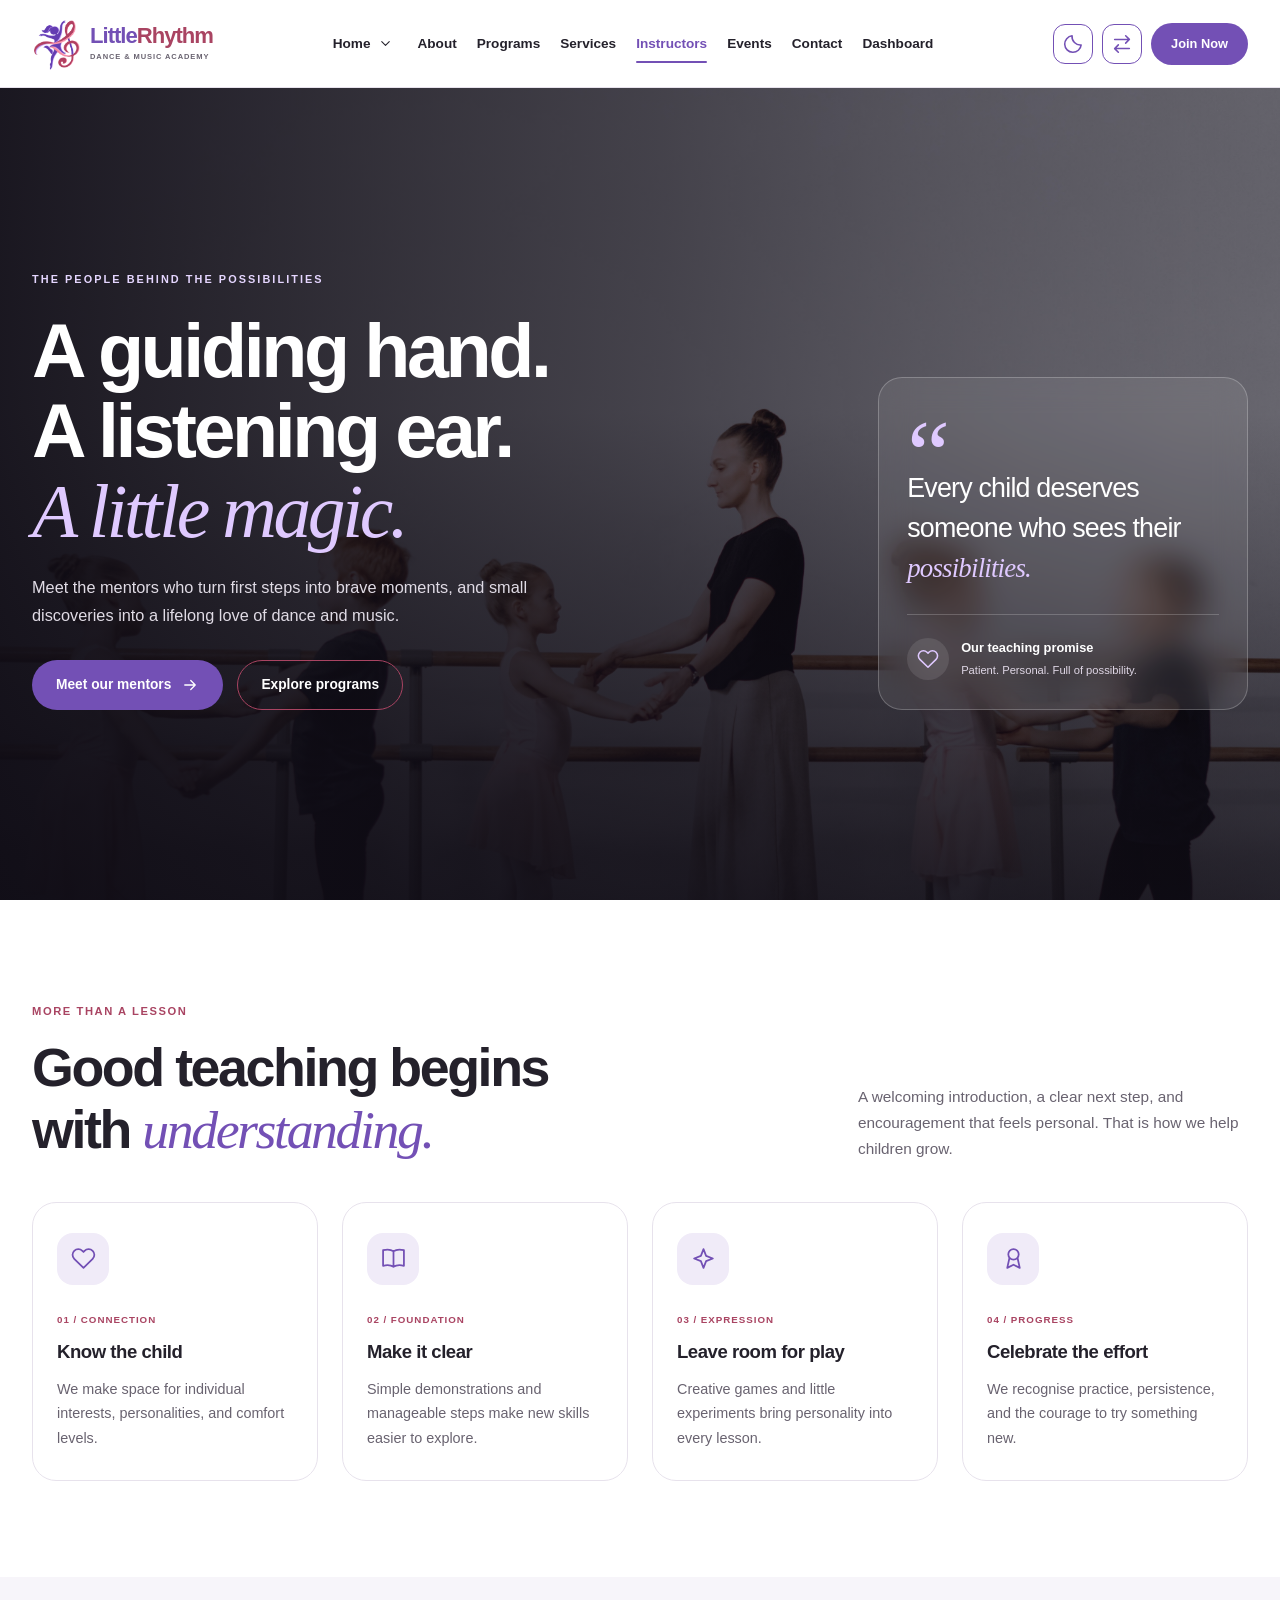
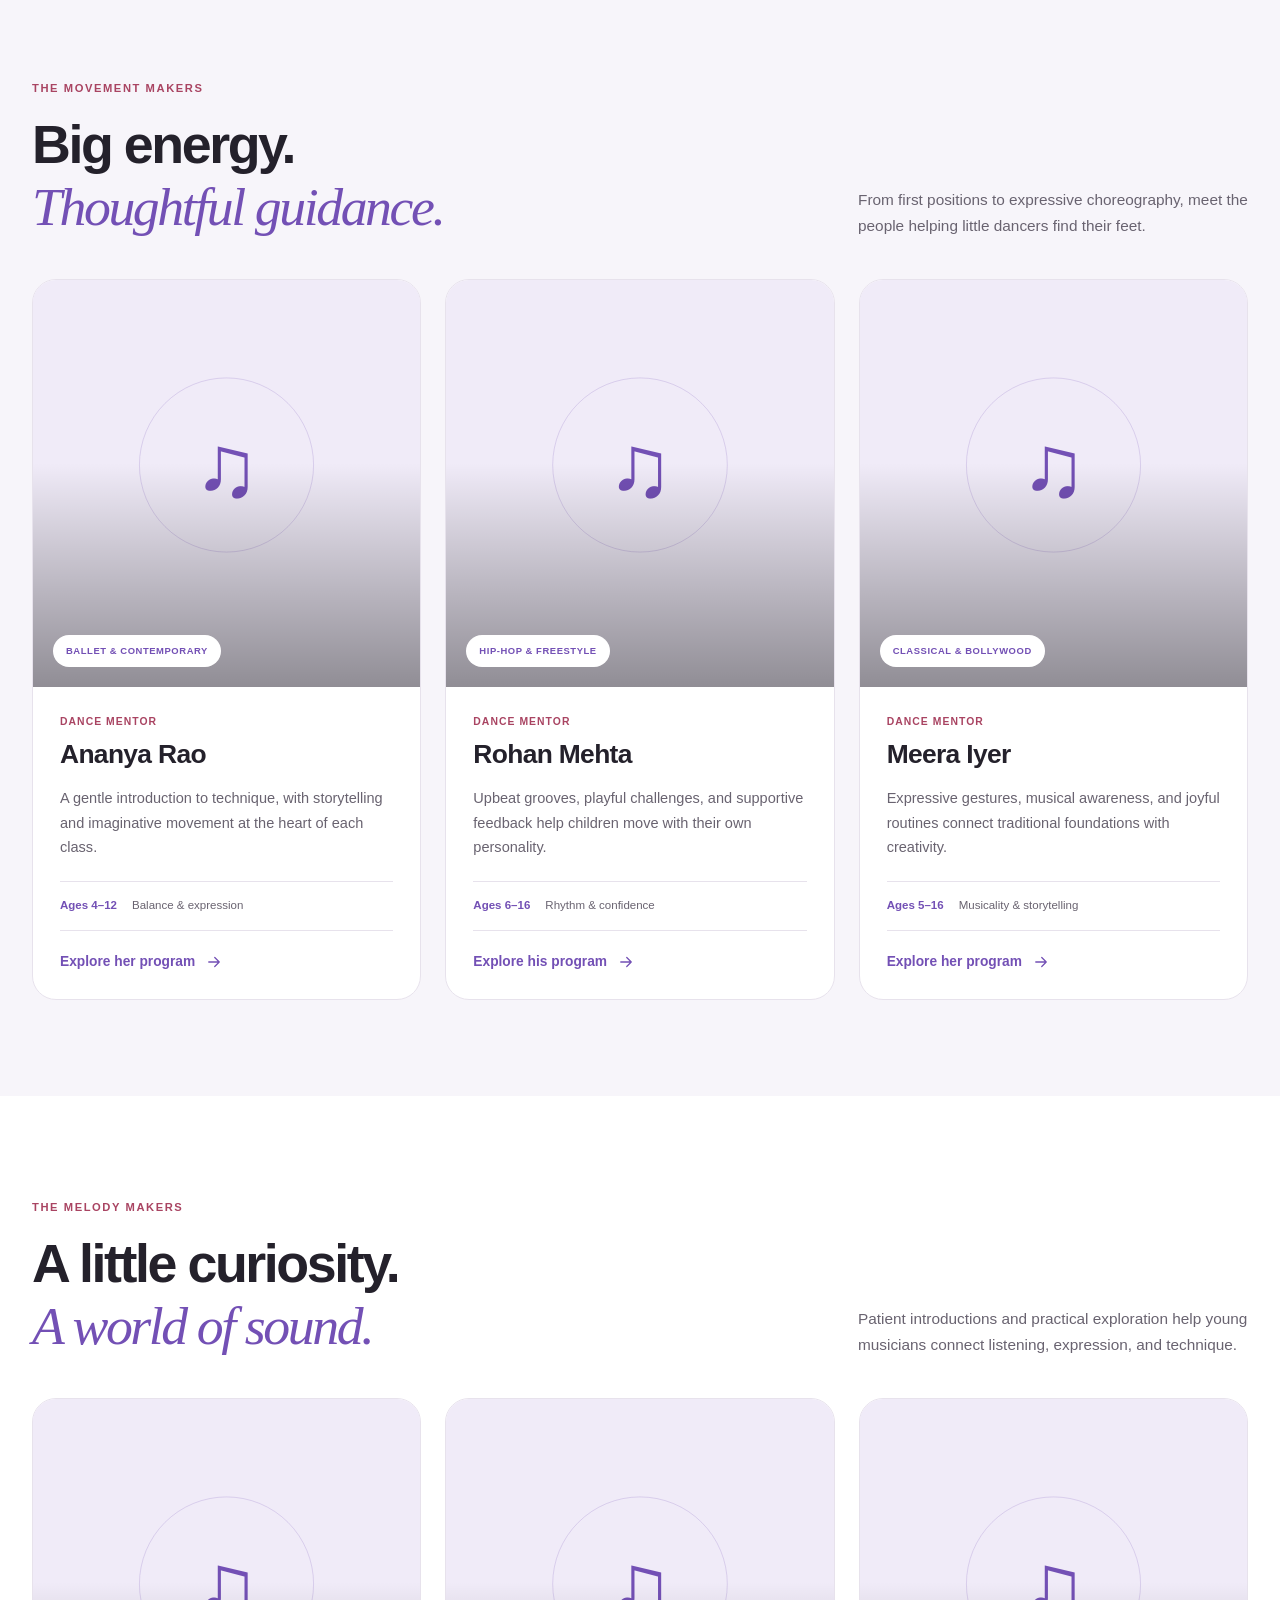
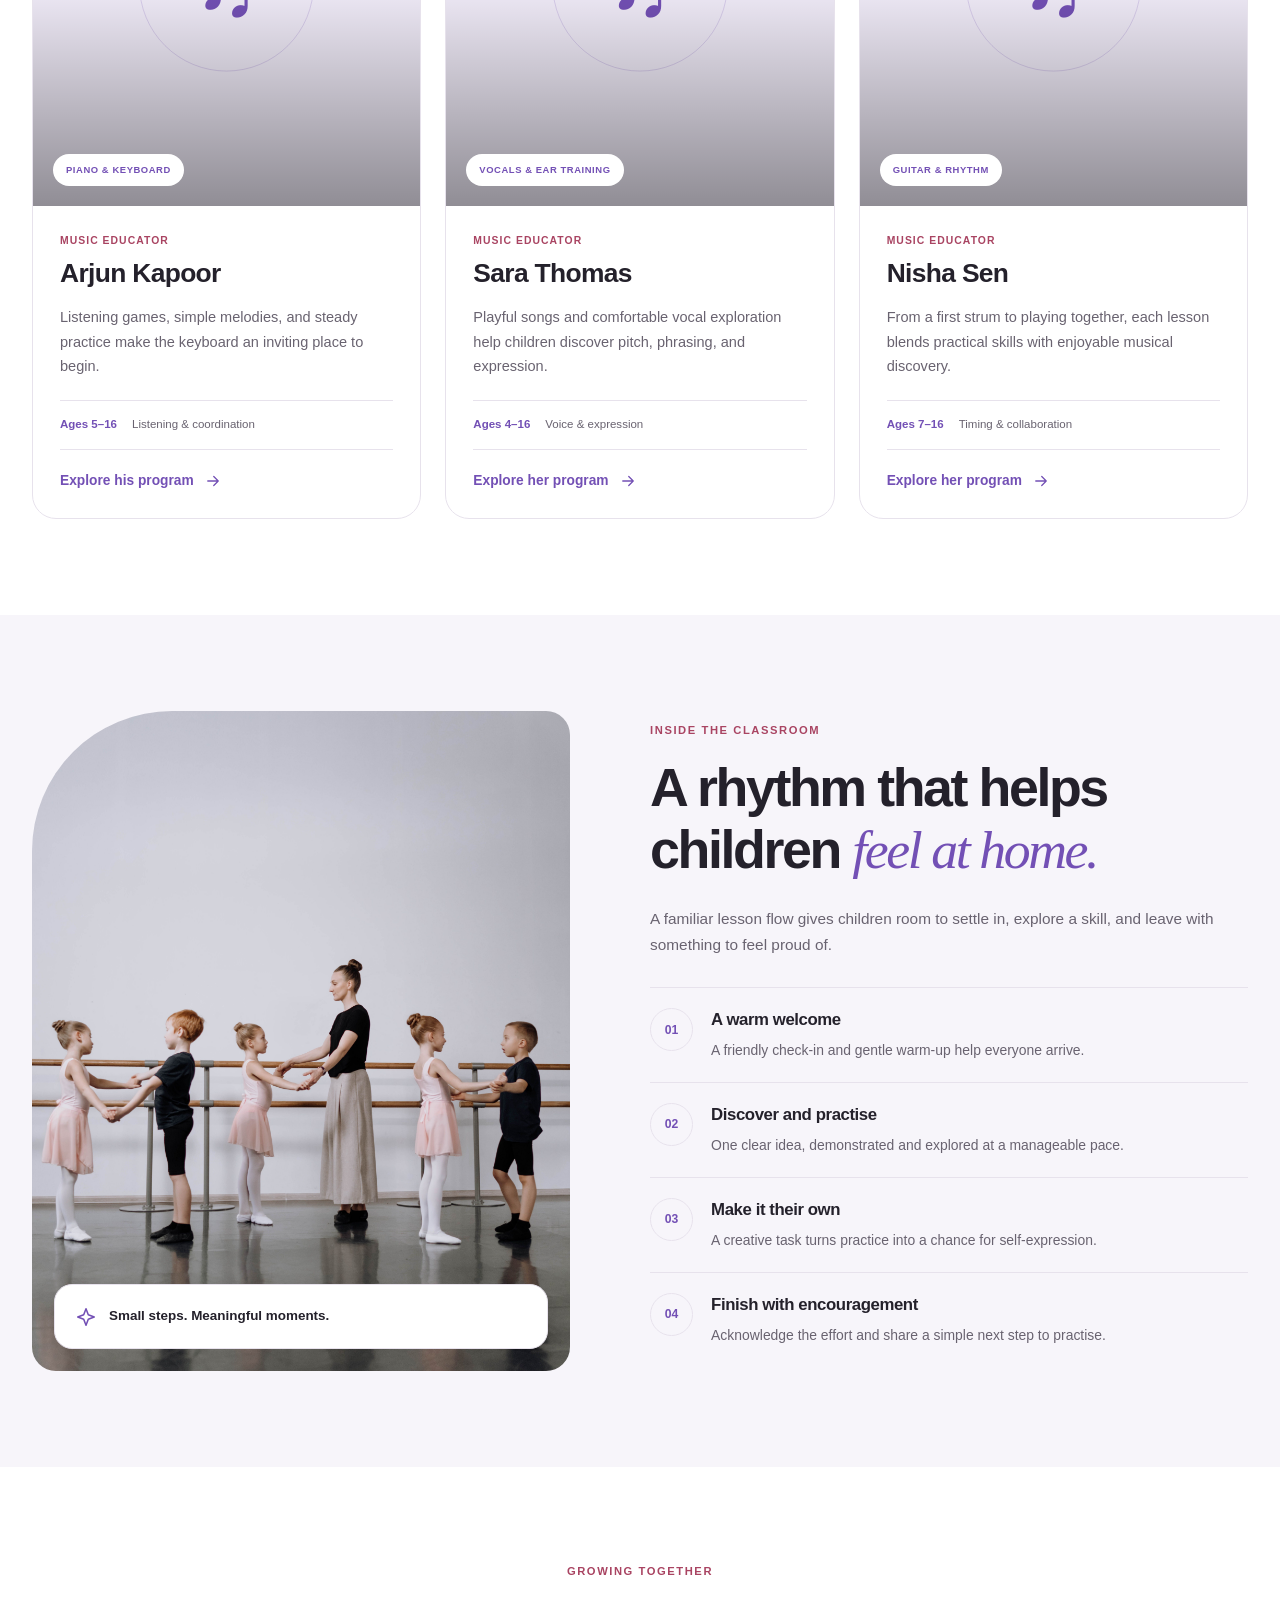
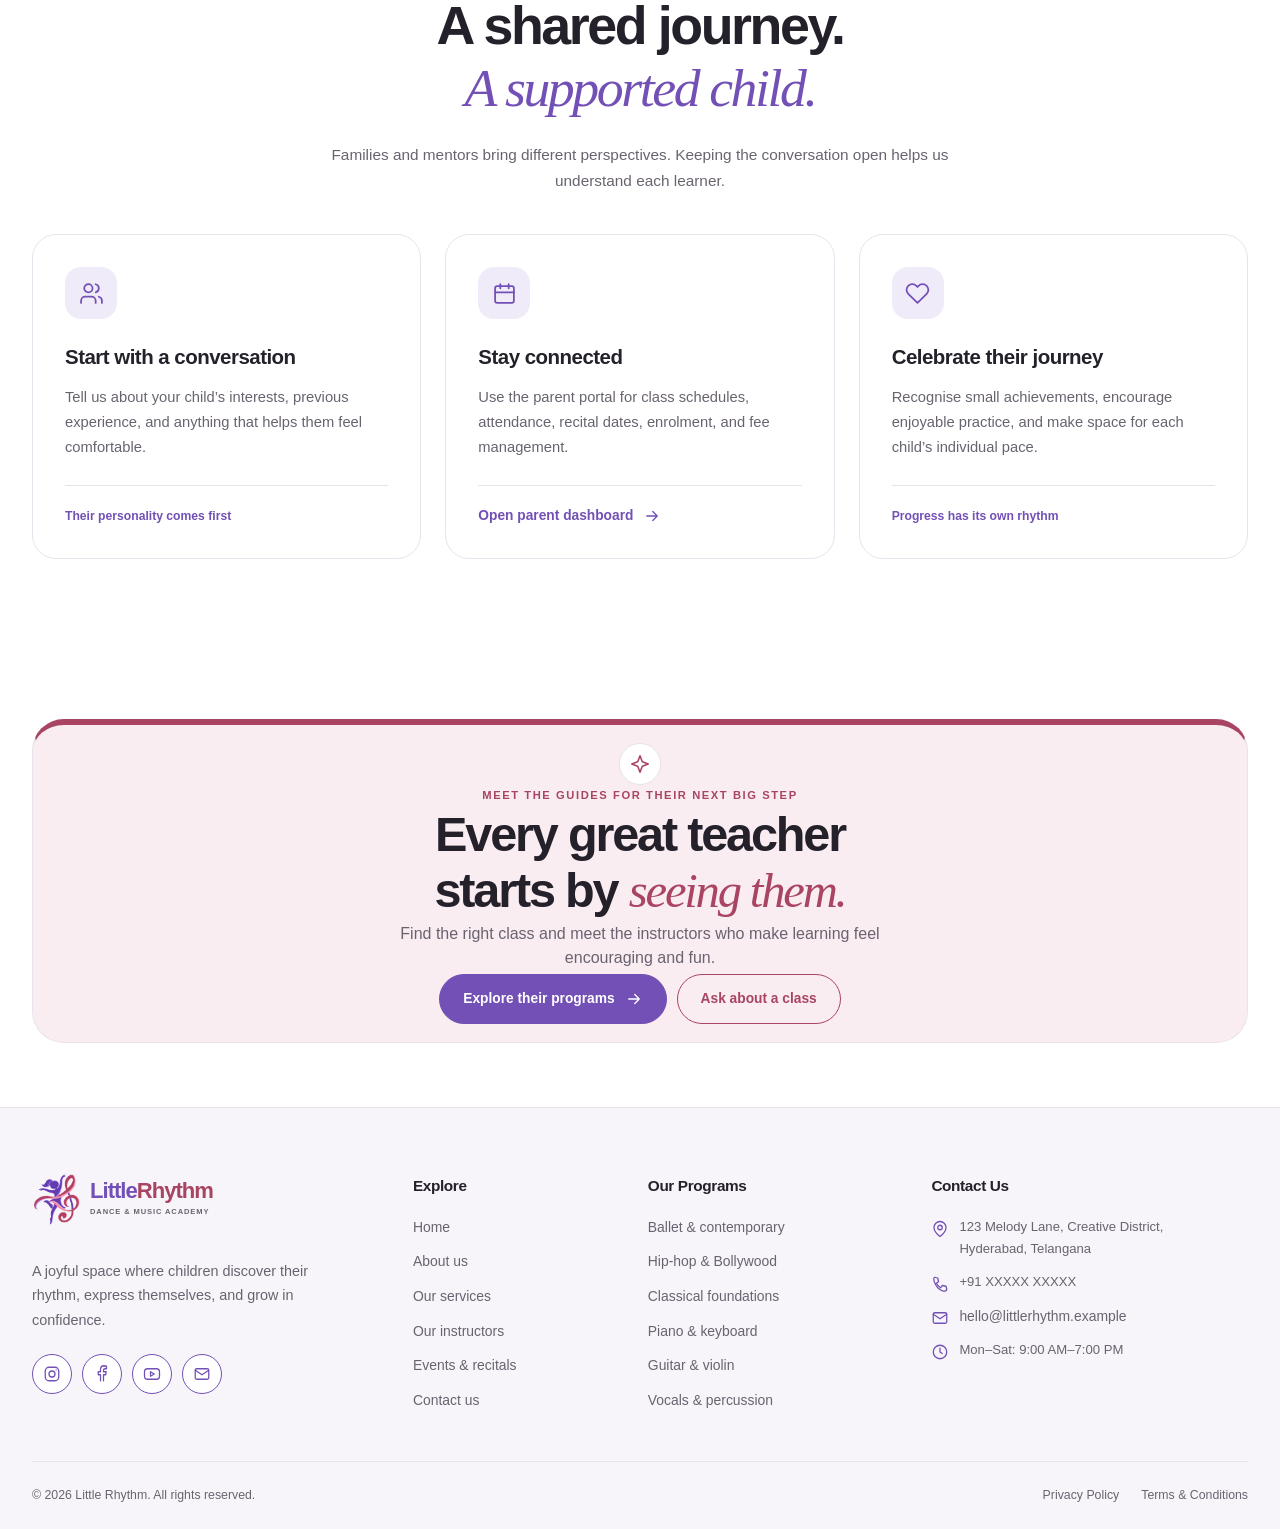
<file: instructors.html>
<!DOCTYPE html>
<html lang="en" dir="ltr" data-theme="light">
<head>
  <meta charset="UTF-8">
  <meta name="viewport" content="width=device-width, initial-scale=1.0">

  <title>Our Instructors | Little Rhythm</title>
  <meta
    name="description"
    content="Meet the encouraging dance and music mentors at Little Rhythm Kids Dance & Music Academy."
  >

  <link rel="icon" type="image/png" href="images/logo.png">
  <link rel="preconnect" href="https://images.unsplash.com">
  <link rel="stylesheet" href="instructors.css">
  <script src="instructors.js" defer></script>
</head>

<body>

  <svg class="svg-library" xmlns="http://www.w3.org/2000/svg" aria-hidden="true">
    <symbol id="sun" viewBox="0 0 24 24">
      <circle cx="12" cy="12" r="4"/>
      <path d="M12 2v2m0 16v2M2 12h2m16 0h2M5 5l1.5 1.5m11 11L19 19M5 19l1.5-1.5m11-11L19 5"/>
    </symbol>
    <symbol id="moon" viewBox="0 0 24 24">
      <path d="M20.9 13A9 9 0 0 1 11 3.1 9 9 0 1 0 20.9 13Z"/>
    </symbol>
    <symbol id="direction" viewBox="0 0 24 24">
      <path d="M4 7h16m-4-4 4 4-4 4M20 17H4m4-4-4 4 4 4"/>
    </symbol>
    <symbol id="menu" viewBox="0 0 24 24">
      <path d="M4 6h16M4 12h16M4 18h16"/>
    </symbol>
    <symbol id="close" viewBox="0 0 24 24">
      <path d="m6 6 12 12M18 6 6 18"/>
    </symbol>
    <symbol id="chevron" viewBox="0 0 24 24">
      <path d="m6 9 6 6 6-6"/>
    </symbol>
    <symbol id="arrow" viewBox="0 0 24 24">
      <path d="M5 12h14m-6-6 6 6-6 6"/>
    </symbol>
    <symbol id="music" viewBox="0 0 24 24">
      <path d="M9 18V5l12-2v13M9 9l12-2"/>
      <ellipse cx="6" cy="18" rx="3" ry="3"/>
      <ellipse cx="18" cy="16" rx="3" ry="3"/>
    </symbol>
    <symbol id="sparkles" viewBox="0 0 24 24">
      <path d="m12 3 2.5 6.5L21 12l-6.5 2.5L12 21l-2.5-6.5L3 12l6.5-2.5L12 3Z"/>
    </symbol>
    <symbol id="heart" viewBox="0 0 24 24">
      <path d="M20.8 4.6a5.5 5.5 0 0 0-7.8 0L12 5.7l-1.1-1.1a5.5 5.5 0 0 0-7.8 7.8L12 21l8.8-8.6a5.5 5.5 0 0 0 0-7.8Z"/>
    </symbol>
    <symbol id="users" viewBox="0 0 24 24">
      <circle cx="9" cy="7" r="4"/>
      <path d="M16 21v-2a4 4 0 0 0-4-4H6a4 4 0 0 0-4 4v2m20 0v-2a4 4 0 0 0-3-3.87M16 3.13a4 4 0 0 1 0 7.75"/>
    </symbol>
    <symbol id="check" viewBox="0 0 24 24">
      <path d="m5 12 4 4L19 6"/>
    </symbol>
    <symbol id="calendar" viewBox="0 0 24 24">
      <rect x="3" y="5" width="18" height="16" rx="2"/>
      <path d="M16 3v4M8 3v4M3 11h18"/>
    </symbol>
    <symbol id="clock" viewBox="0 0 24 24">
      <circle cx="12" cy="12" r="9"/>
      <path d="M12 7v5l3 2"/>
    </symbol>
    <symbol id="pin" viewBox="0 0 24 24">
      <path d="M20 10c0 6-8 12-8 12S4 16 4 10a8 8 0 1 1 16 0Z"/>
      <circle cx="12" cy="10" r="3"/>
    </symbol>
    <symbol id="phone" viewBox="0 0 24 24">
      <path d="m5 3 4 1 1 5-3 2a16 16 0 0 0 6 6l2-3 5 1 1 4c-1 5-8 2-12-2S2 4 5 3Z"/>
    </symbol>
    <symbol id="mail" viewBox="0 0 24 24">
      <rect x="3" y="5" width="18" height="14" rx="2"/>
      <path d="m3 7 9 6 9-6"/>
    </symbol>
    <symbol id="instagram" viewBox="0 0 24 24">
      <rect x="3" y="3" width="18" height="18" rx="5"/>
      <circle cx="12" cy="12" r="4"/>
      <path d="M17.5 6.5h.01"/>
    </symbol>
    <symbol id="facebook" viewBox="0 0 24 24">
      <path d="M14 21v-8h3l.5-4H14V7c0-1 .3-2 2-2h2V1.5A22 22 0 0 0 15 1c-3 0-5 2-5 5v3H7v4h3v8"/>
    </symbol>
    <symbol id="youtube" viewBox="0 0 24 24">
      <rect x="2" y="5" width="20" height="14" rx="4"/>
      <path d="m10 9 5 3-5 3V9Z"/>
    </symbol>
    <symbol id="book" viewBox="0 0 24 24">
      <path d="M12 5c-3-2-6-2-10-1v15c4-1 7-1 10 1 3-2 6-2 10-1V4c-4-1-7-1-10 1Zm0 0v15"/>
    </symbol>
    <symbol id="award" viewBox="0 0 24 24">
      <circle cx="12" cy="8" r="5"/>
      <path d="m8 12-2 9 6-3 6 3-2-9"/>
    </symbol>
  </svg>

  <a class="skip-link" href="#main">Skip to content</a>


  <header class="site-header">
    <div class="container header-inner">
      <a class="brand" href="index.html" aria-label="Little Rhythm home">
        <span class="brand-mark">
          <img src="images/logo.png" alt="" data-fallback>
        </span>
        <span class="brand-copy">
          <strong>Little<span>Rhythm</span></strong>
          <small>DANCE & MUSIC ACADEMY</small>
        </span>
      </a>

      <nav id="navigation" class="navigation" aria-label="Main navigation">
        <div class="home-group">
          <div class="home-control">
            <a class="nav-link" href="index.html">Home</a>
            <button
              id="homeToggle"
              class="dropdown-toggle"
              type="button"
              aria-label="Show home pages"
              aria-expanded="false"
              aria-controls="homeDropdown"
            >
              <svg class="icon" aria-hidden="true"><use href="#chevron"/></svg>
            </button>
          </div>
          <div id="homeDropdown" class="home-dropdown" hidden>
            <a href="index.html">Home 1 — Classic</a>
            <a href="home2.html">Home 2 — Premium</a>
          </div>
        </div>

        <a class="nav-link" href="about.html">About</a>
        <a class="nav-link" href="programs.html">Programs</a>
        <a class="nav-link" href="services.html">Services</a>
        <a class="nav-link active" href="instructors.html" aria-current="page">
          Instructors
        </a>
        <a class="nav-link" href="events.html">Events</a>
        <a class="nav-link" href="contact.html">Contact</a>
        <a class="nav-link" href="dashboard.html">Dashboard</a>
        <a class="button button-primary nav-cta" href="signup.html">Join Now</a>
      </nav>

      <div class="header-actions">
        <button
          class="icon-button preference-button"
          id="themeToggle"
          type="button"
          aria-label="Switch to dark mode"
          title="Switch to dark mode"
        >
          <svg class="icon" aria-hidden="true"><use href="#moon"/></svg>
        </button>
        <button
          class="icon-button preference-button"
          id="directionToggle"
          type="button"
          aria-label="Switch to right-to-left layout"
          title="Switch to right-to-left layout"
          aria-pressed="false"
        >
          <svg class="icon" aria-hidden="true"><use href="#direction"/></svg>
        </button>
        <a class="button button-primary header-cta" href="signup.html">Join Now</a>
        <button
          class="icon-button menu-toggle"
          id="menuToggle"
          type="button"
          aria-label="Open navigation"
          aria-expanded="false"
          aria-controls="navigation"
        >
          <svg class="icon" aria-hidden="true"><use href="#menu"/></svg>
        </button>
      </div>
    </div>
  </header>

  <main id="main">


    <section class="mentor-hero" aria-labelledby="heroTitle">
      <div class="hero-backdrop" aria-hidden="true">
        <img
          src="./images/dance.jpg"
          alt=""
          fetchpriority="high"
          data-fallback
        >
      </div>

      <div class="container hero-layout">
        <div class="hero-editorial">

          <span class="hero-kicker">THE PEOPLE BEHIND THE POSSIBILITIES</span>

          <h1 id="heroTitle">
            A guiding hand.<br>
            A listening ear.<br>
            <em>A little magic.</em>
          </h1>

          <p class="hero-description">
            Meet the mentors who turn first steps into brave moments,
            and small discoveries into a lifelong love of dance and music.
          </p>

          <div class="button-row">
            <a class="button button-primary" href="#danceMentors">
              Meet our mentors
              <svg class="icon directional" aria-hidden="true"><use href="#arrow"/></svg>
            </a>
            <a class="button hero-outline" href="programs.html">Explore programs</a>
          </div>
        </div>

        <aside class="hero-note" aria-label="Our teaching promise">
          <span class="hero-note-number" aria-hidden="true">“</span>
          <p>
            Every child deserves someone who sees their
            <em>possibilities.</em>
          </p>
          <div class="hero-note-bottom">
            <span class="hero-note-icon">
              <svg class="icon" aria-hidden="true"><use href="#heart"/></svg>
            </span>
            <div>
              <strong>Our teaching promise</strong>
              <small>Patient. Personal. Full of possibility.</small>
            </div>
          </div>
        </aside>
      </div>

    </section>


    <section class="section" id="approach" aria-labelledby="approachTitle">
      <div class="container">
        <div class="section-heading reveal">
          <div>
            <span class="eyebrow">MORE THAN A LESSON</span>
            <h2 id="approachTitle">Good teaching begins<br>with <em>understanding.</em></h2>
          </div>
          <p>
            A welcoming introduction, a clear next step, and encouragement
            that feels personal. That is how we help children grow.
          </p>
        </div>

        <div class="four-grid">
          <article class="value-card reveal">
            <span class="feature-icon">
              <svg class="icon" aria-hidden="true"><use href="#heart"/></svg>
            </span>
            <span class="small-number">01 / CONNECTION</span>
            <h3>Know the child</h3>
            <p>We make space for individual interests, personalities, and comfort levels.</p>
          </article>
          <article class="value-card reveal">
            <span class="feature-icon">
              <svg class="icon" aria-hidden="true"><use href="#book"/></svg>
            </span>
            <span class="small-number">02 / FOUNDATION</span>
            <h3>Make it clear</h3>
            <p>Simple demonstrations and manageable steps make new skills easier to explore.</p>
          </article>
          <article class="value-card reveal">
            <span class="feature-icon">
              <svg class="icon" aria-hidden="true"><use href="#sparkles"/></svg>
            </span>
            <span class="small-number">03 / EXPRESSION</span>
            <h3>Leave room for play</h3>
            <p>Creative games and little experiments bring personality into every lesson.</p>
          </article>
          <article class="value-card reveal">
            <span class="feature-icon">
              <svg class="icon" aria-hidden="true"><use href="#award"/></svg>
            </span>
            <span class="small-number">04 / PROGRESS</span>
            <h3>Celebrate the effort</h3>
            <p>We recognise practice, persistence, and the courage to try something new.</p>
          </article>
        </div>
      </div>
    </section>


    <section class="section section-alt" id="danceMentors" aria-labelledby="danceTitle">
      <div class="container">
        <div class="section-heading reveal">
          <div>
            <span class="eyebrow">THE MOVEMENT MAKERS</span>
            <h2 id="danceTitle">Big energy.<br><em>Thoughtful guidance.</em></h2>
          </div>
          <p>
            From first positions to expressive choreography,
            meet the people helping little dancers find their feet.
          </p>
        </div>

        <div class="three-grid">
          <article class="profile-card reveal">
            <div class="profile-picture">
              <img
                src="https://images.unsplash.com/photo-1580489944761-15a19d654956?auto=format&fit=crop&w=700&q=85"
                alt="Illustrative portrait for dance mentor Ananya Rao"
                width="700" height="850" loading="lazy" data-fallback
              >
              <span class="profile-tag">BALLET & CONTEMPORARY</span>
            </div>
            <div class="profile-body">
              <span class="card-kicker">DANCE MENTOR</span>
              <h3>Ananya Rao</h3>
              <p>
                A gentle introduction to technique, with storytelling
                and imaginative movement at the heart of each class.
              </p>
              <div class="profile-meta">
                <span>Ages 4–12</span><span>Balance & expression</span>
              </div>
              <a class="text-link" href="programs.html#ballet">
                Explore her program
                <svg class="icon directional" aria-hidden="true"><use href="#arrow"/></svg>
              </a>
            </div>
          </article>

          <article class="profile-card reveal">
            <div class="profile-picture">
              <img
                src="https://images.unsplash.com/photo-1500648767791-00dcc994a43e?auto=format&fit=crop&w=700&q=85"
                alt="Illustrative portrait for dance mentor Rohan Mehta"
                width="700" height="850" loading="lazy" data-fallback
              >
              <span class="profile-tag">HIP-HOP & FREESTYLE</span>
            </div>
            <div class="profile-body">
              <span class="card-kicker">DANCE MENTOR</span>
              <h3>Rohan Mehta</h3>
              <p>
                Upbeat grooves, playful challenges, and supportive
                feedback help children move with their own personality.
              </p>
              <div class="profile-meta">
                <span>Ages 6–16</span><span>Rhythm & confidence</span>
              </div>
              <a class="text-link" href="programs.html#hiphop">
                Explore his program
                <svg class="icon directional" aria-hidden="true"><use href="#arrow"/></svg>
              </a>
            </div>
          </article>

          <article class="profile-card reveal">
            <div class="profile-picture">
              <img
                src="https://images.unsplash.com/photo-1534528741775-53994a69daeb?auto=format&fit=crop&w=700&q=85"
                alt="Illustrative portrait for dance mentor Meera Iyer"
                width="700" height="850" loading="lazy" data-fallback
              >
              <span class="profile-tag">CLASSICAL & BOLLYWOOD</span>
            </div>
            <div class="profile-body">
              <span class="card-kicker">DANCE MENTOR</span>
              <h3>Meera Iyer</h3>
              <p>
                Expressive gestures, musical awareness, and joyful
                routines connect traditional foundations with creativity.
              </p>
              <div class="profile-meta">
                <span>Ages 5–16</span><span>Musicality & storytelling</span>
              </div>
              <a class="text-link" href="programs.html#classical">
                Explore her program
                <svg class="icon directional" aria-hidden="true"><use href="#arrow"/></svg>
              </a>
            </div>
          </article>
        </div>
      </div>
    </section>


    <section class="section" aria-labelledby="musicTitle">
      <div class="container">
        <div class="section-heading reveal">
          <div>
            <span class="eyebrow">THE MELODY MAKERS</span>
            <h2 id="musicTitle">A little curiosity.<br><em>A world of sound.</em></h2>
          </div>
          <p>
            Patient introductions and practical exploration help young
            musicians connect listening, expression, and technique.
          </p>
        </div>

        <div class="three-grid">
          <article class="profile-card reveal">
            <div class="profile-picture">
              <img
                src="https://images.unsplash.com/photo-1506794778202-cad84cf45f1d?auto=format&fit=crop&w=700&q=85"
                alt="Illustrative portrait for music mentor Arjun Kapoor"
                width="700" height="850" loading="lazy" data-fallback
              >
              <span class="profile-tag">PIANO & KEYBOARD</span>
            </div>
            <div class="profile-body">
              <span class="card-kicker">MUSIC EDUCATOR</span>
              <h3>Arjun Kapoor</h3>
              <p>
                Listening games, simple melodies, and steady practice
                make the keyboard an inviting place to begin.
              </p>
              <div class="profile-meta">
                <span>Ages 5–16</span><span>Listening & coordination</span>
              </div>
              <a class="text-link" href="programs.html#piano">
                Explore his program
                <svg class="icon directional" aria-hidden="true"><use href="#arrow"/></svg>
              </a>
            </div>
          </article>

          <article class="profile-card reveal">
            <div class="profile-picture">
              <img
                src="https://images.unsplash.com/photo-1524504388940-b1c1722653e1?auto=format&fit=crop&w=700&q=85"
                alt="Illustrative portrait for music mentor Sara Thomas"
                width="700" height="850" loading="lazy" data-fallback
              >
              <span class="profile-tag">VOCALS & EAR TRAINING</span>
            </div>
            <div class="profile-body">
              <span class="card-kicker">MUSIC EDUCATOR</span>
              <h3>Sara Thomas</h3>
              <p>
                Playful songs and comfortable vocal exploration help
                children discover pitch, phrasing, and expression.
              </p>
              <div class="profile-meta">
                <span>Ages 4–16</span><span>Voice & expression</span>
              </div>
              <a class="text-link" href="programs.html#vocals">
                Explore her program
                <svg class="icon directional" aria-hidden="true"><use href="#arrow"/></svg>
              </a>
            </div>
          </article>

          <article class="profile-card reveal">
            <div class="profile-picture">
              <img
                src="https://images.unsplash.com/photo-1517841905240-472988babdf9?auto=format&fit=crop&w=700&q=85"
                alt="Illustrative portrait for music mentor Nisha Sen"
                width="700" height="850" loading="lazy" data-fallback
              >
              <span class="profile-tag">GUITAR & RHYTHM</span>
            </div>
            <div class="profile-body">
              <span class="card-kicker">MUSIC EDUCATOR</span>
              <h3>Nisha Sen</h3>
              <p>
                From a first strum to playing together, each lesson
                blends practical skills with enjoyable musical discovery.
              </p>
              <div class="profile-meta">
                <span>Ages 7–16</span><span>Timing & collaboration</span>
              </div>
              <a class="text-link" href="programs.html#guitar">
                Explore her program
                <svg class="icon directional" aria-hidden="true"><use href="#arrow"/></svg>
              </a>
            </div>
          </article>
        </div>
      </div>
    </section>


    <section class="section section-alt" aria-labelledby="lessonTitle">
      <div class="container lesson-layout">
        <div class="lesson-visual reveal">
          <img
            src="./images/dance.jpg"
            alt="Dancers practicing together in a studio"
            width="900" height="1100" loading="lazy" data-fallback
          >
          <div class="lesson-caption">
            <svg class="icon" aria-hidden="true"><use href="#sparkles"/></svg>
            <span>Small steps. Meaningful moments.</span>
          </div>
        </div>

        <div class="lesson-copy reveal">
          <span class="eyebrow">INSIDE THE CLASSROOM</span>
          <h2 id="lessonTitle">A rhythm that helps<br>children <em>feel at home.</em></h2>
          <p>
            A familiar lesson flow gives children room to settle in,
            explore a skill, and leave with something to feel proud of.
          </p>

          <ol class="lesson-steps">
            <li>
              <span class="step-number">01</span>
              <div>
                <h3>A warm welcome</h3>
                <p>A friendly check-in and gentle warm-up help everyone arrive.</p>
              </div>
            </li>
            <li>
              <span class="step-number">02</span>
              <div>
                <h3>Discover and practise</h3>
                <p>One clear idea, demonstrated and explored at a manageable pace.</p>
              </div>
            </li>
            <li>
              <span class="step-number">03</span>
              <div>
                <h3>Make it their own</h3>
                <p>A creative task turns practice into a chance for self-expression.</p>
              </div>
            </li>
            <li>
              <span class="step-number">04</span>
              <div>
                <h3>Finish with encouragement</h3>
                <p>Acknowledge the effort and share a simple next step to practise.</p>
              </div>
            </li>
          </ol>
        </div>
      </div>
    </section>


    <section class="section" aria-labelledby="partnershipTitle">
      <div class="container">
        <div class="section-heading centered reveal">
          <span class="eyebrow">GROWING TOGETHER</span>
          <h2 id="partnershipTitle">A shared journey.<br><em>A supported child.</em></h2>
          <p>
            Families and mentors bring different perspectives.
            Keeping the conversation open helps us understand each learner.
          </p>
        </div>

        <div class="three-grid">
          <article class="partnership-card reveal">
            <span class="feature-icon">
              <svg class="icon" aria-hidden="true"><use href="#users"/></svg>
            </span>
            <h3>Start with a conversation</h3>
            <p>
              Tell us about your child’s interests, previous experience,
              and anything that helps them feel comfortable.
            </p>
            <span class="card-bottom">Their personality comes first</span>
          </article>
          <article class="partnership-card reveal">
            <span class="feature-icon">
              <svg class="icon" aria-hidden="true"><use href="#calendar"/></svg>
            </span>
            <h3>Stay connected</h3>
            <p>
              Use the parent portal for class schedules, attendance,
              recital dates, enrolment, and fee management.
            </p>
            <a class="text-link" href="dashboard.html">
              Open parent dashboard
              <svg class="icon directional" aria-hidden="true"><use href="#arrow"/></svg>
            </a>
          </article>
          <article class="partnership-card reveal">
            <span class="feature-icon">
              <svg class="icon" aria-hidden="true"><use href="#heart"/></svg>
            </span>
            <h3>Celebrate their journey</h3>
            <p>
              Recognise small achievements, encourage enjoyable practice,
              and make space for each child’s individual pace.
            </p>
            <span class="card-bottom">Progress has its own rhythm</span>
          </article>
        </div>
      </div>
    </section>



    <section class="section final-section" aria-labelledby="finalTitle">
      <div class="container">
        <div class="final-cta final-cta--instructors reveal">
          <svg class="icon final-icon" aria-hidden="true"><use href="#sparkles"/></svg>
          <span class="eyebrow">
            MEET THE GUIDES FOR THEIR NEXT BIG STEP
          </span>
          <h2 id="finalTitle">
            Every great teacher<br>starts by <em>seeing them.</em>
          </h2>
          <p>
            Find the right class and meet the instructors who
            make learning feel encouraging and fun.
          </p>
          <div class="final-cta-actions">
            <a class="button button-primary" href="programs.html">
              Explore their programs
              <svg class="icon directional" aria-hidden="true"><use href="#arrow"/></svg>
            </a>
            <a class="button button-secondary" href="contact.html">
              Ask about a class
            </a>
          </div>
        </div>
      </div>
    </section>
  </main>


  <footer class="site-footer">
    <div class="container footer-grid">
      <div class="footer-brand">
        <a class="brand" href="index.html" aria-label="Little Rhythm home">
          <span class="brand-mark">
            <img src="images/logo.png" alt="" data-fallback>
          </span>
          <span class="brand-copy">
            <strong>Little<span>Rhythm</span></strong>
            <small>DANCE & MUSIC ACADEMY</small>
          </span>
        </a>
        <p>
          A joyful space where children discover their rhythm,
          express themselves, and grow in confidence.
        </p>

        <div class="social-links" aria-label="Social media">
          <a href="https://www.instagram.com/" target="_blank"
             rel="noopener noreferrer" aria-label="Instagram">
            <svg class="icon" aria-hidden="true"><use href="#instagram"/></svg>
          </a>
          <a href="https://www.facebook.com/" target="_blank"
             rel="noopener noreferrer" aria-label="Facebook">
            <svg class="icon" aria-hidden="true"><use href="#facebook"/></svg>
          </a>
          <a href="https://www.youtube.com/" target="_blank"
             rel="noopener noreferrer" aria-label="YouTube">
            <svg class="icon" aria-hidden="true"><use href="#youtube"/></svg>
          </a>
          <a href="mailto:hello@littlerhythm.example" aria-label="Email us">
            <svg class="icon" aria-hidden="true"><use href="#mail"/></svg>
          </a>
        </div>
      </div>

      <div class="footer-column">
        <h3>Explore</h3>
        <a href="index.html">Home</a>
        <a href="about.html">About us</a>
        <a href="services.html">Our services</a>
        <a href="instructors.html">Our instructors</a>
        <a href="events.html">Events & recitals</a>
        <a href="contact.html">Contact us</a>
      </div>

      <div class="footer-column">
        <h3>Our Programs</h3>
        <a href="programs.html#ballet">Ballet & contemporary</a>
        <a href="programs.html#hiphop">Hip-hop & Bollywood</a>
        <a href="programs.html#classical">Classical foundations</a>
        <a href="programs.html#piano">Piano & keyboard</a>
        <a href="programs.html#guitar">Guitar & violin</a>
        <a href="programs.html#vocals">Vocals & percussion</a>
      </div>

      <div class="footer-column contact-column">
        <h3>Contact Us</h3>

        <div class="contact-item">
          <svg class="icon" aria-hidden="true"><use href="#pin"/></svg>
          <span>
            123 Melody Lane, Creative District,<br>
            Hyderabad, Telangana
          </span>
        </div>
        <div class="contact-item">
          <svg class="icon" aria-hidden="true"><use href="#phone"/></svg>
          <span>+91 XXXXX XXXXX</span>
        </div>
        <a class="contact-item" href="mailto:hello@littlerhythm.example">
          <svg class="icon" aria-hidden="true"><use href="#mail"/></svg>
          <span>hello@littlerhythm.example</span>
        </a>
        <div class="contact-item">
          <svg class="icon" aria-hidden="true"><use href="#clock"/></svg>
          <span>Mon–Sat: 9:00 AM–7:00 PM</span>
        </div>
      </div>
    </div>

    <div class="container footer-bottom">
      <p>© <span id="year">2026</span> Little Rhythm. All rights reserved.</p>
      <div>
        <a href="privacy.html">Privacy Policy</a>
        <a href="terms.html">Terms & Conditions</a>
      </div>
    </div>
  </footer>
</body>
</html>
</file>
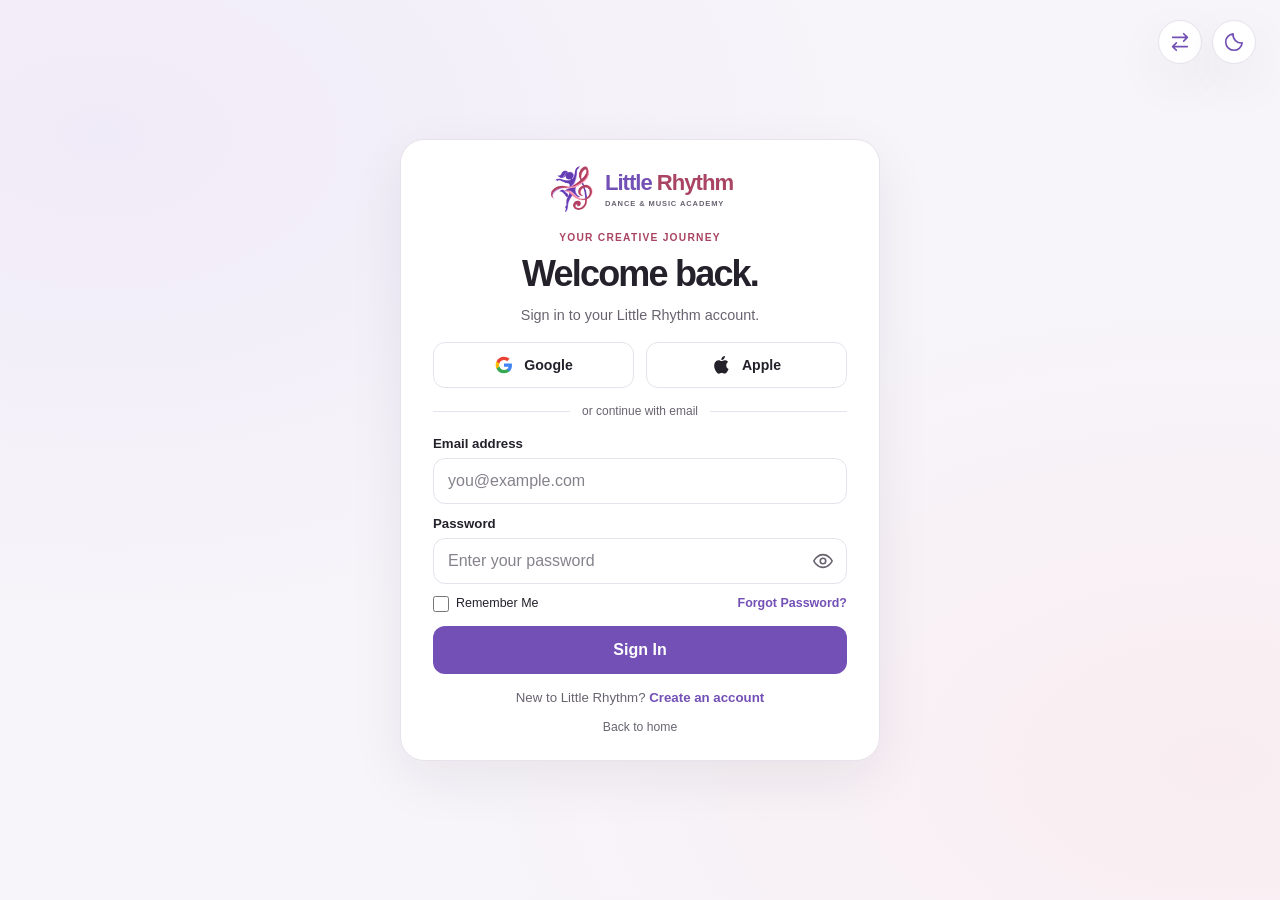
<file: login.html>
<!DOCTYPE html>
<html lang="en" dir="ltr" data-theme="light">
<head>
  <meta charset="UTF-8">
  <meta name="viewport" content="width=device-width, initial-scale=1.0">

  <title>Login | Little Rhythm</title>

  <link rel="icon" href="images/logo.png" type="image/png">
  <link rel="stylesheet" href="login.css">
  <script src="login.js" defer></script>
</head>

<body>

  <div class="page-controls" aria-label="Display preferences">
    <button
      class="icon-button"
      id="directionToggle"
      type="button"
      aria-label="Switch to right-to-left layout"
      aria-pressed="false"
      title="Switch layout direction"
    >
      <svg viewBox="0 0 24 24" aria-hidden="true">
        <path d="M4 7h16m-4-4 4 4-4 4M20 17H4m4-4-4 4 4 4"/>
      </svg>
    </button>

    <button
      class="icon-button"
      id="themeToggle"
      type="button"
      aria-label="Switch to dark mode"
      title="Switch to dark mode"
    >
      <svg viewBox="0 0 24 24" aria-hidden="true">
        <path
          class="moon-icon"
          d="M20.9 13A9 9 0 0 1 11 3.1 9 9 0 1 0 20.9 13Z"
        />
        <g class="sun-icon">
          <circle cx="12" cy="12" r="4"/>
          <path d="M12 2v2m0 16v2M2 12h2m16 0h2M5 5l1.5 1.5m11 11L19 19M5 19l1.5-1.5m11-11L19 5"/>
        </g>
      </svg>
    </button>
  </div>

  <main class="auth-page">
    <section class="auth-card" aria-labelledby="pageTitle">
      <a class="brand" href="index.html" aria-label="Little Rhythm home">
        <img
          class="brand-logo"
          src="images/logo.png"
          alt=""
          width="68"
          height="68"
        >
        <span class="brand-copy">
          <span class="brand-name">Little <span>Rhythm</span></span>
          <span class="brand-caption">DANCE &amp; MUSIC ACADEMY</span>
        </span>
      </a>

      <div class="auth-heading">
        <span class="eyebrow">YOUR CREATIVE JOURNEY</span>
        <h1 id="pageTitle">Welcome back.</h1>
        <p>Sign in to your Little Rhythm account.</p>
      </div>

      <div class="social-options" aria-label="Other sign-in options">
        <button class="social-button" type="button" data-provider="Google">
          <svg viewBox="0 0 24 24" aria-hidden="true">
            <path fill="#4285F4" d="M21.6 12.23c0-.71-.06-1.39-.18-2.05H12v3.88h5.38a4.6 4.6 0 0 1-2 3.02v2.51h3.24c1.9-1.75 2.98-4.33 2.98-7.36Z"/>
            <path fill="#34A853" d="M12 22c2.7 0 4.96-.9 6.62-2.41l-3.24-2.51c-.9.6-2.05.97-3.38.97-2.6 0-4.81-1.76-5.6-4.13H3.06v2.59A10 10 0 0 0 12 22Z"/>
            <path fill="#FBBC05" d="M6.4 13.92A6 6 0 0 1 6.08 12c0-.67.11-1.31.32-1.92V7.49H3.06A10 10 0 0 0 2 12c0 1.61.39 3.14 1.06 4.51l3.34-2.59Z"/>
            <path fill="#EA4335" d="M12 5.95c1.47 0 2.79.51 3.82 1.51l2.87-2.87A9.6 9.6 0 0 0 12 2a10 10 0 0 0-8.94 5.49l3.34 2.59c.79-2.37 3-4.13 5.6-4.13Z"/>
          </svg>
          <span>Google</span>
        </button>

        <button class="social-button" type="button" data-provider="Apple">
          <svg viewBox="0 0 24 24" aria-hidden="true">
            <path fill="currentColor" d="M17.05 12.54c.03 3.16 2.77 4.21 2.8 4.23-.02.07-.44 1.5-1.45 2.98-.88 1.28-1.79 2.55-3.23 2.58-1.41.03-1.87-.84-3.49-.84-1.61 0-2.12.81-3.46.87-1.39.05-2.45-1.39-3.34-2.67-1.82-2.63-3.21-7.43-1.34-10.67a5.17 5.17 0 0 1 4.39-2.66c1.37-.03 2.67.93 3.5.93.84 0 2.4-1.15 4.04-.98.69.03 2.62.28 3.86 2.1-.1.06-2.3 1.34-2.28 4.13ZM14.39 4.57c.74-.9 1.24-2.16 1.1-3.41-1.07.04-2.37.71-3.14 1.61-.69.79-1.3 2.06-1.14 3.28 1.2.09 2.43-.61 3.18-1.48Z"/>
          </svg>
          <span>Apple</span>
        </button>
      </div>

      <div class="divider"><span>or continue with email</span></div>

      <form id="authForm">
        <div class="field">
          <label for="email">Email address</label>
          <input
            id="email"
            name="email"
            type="email"
            placeholder="you@example.com"
            autocomplete="email"
            required
          >
        </div>

        <div class="field">
          <label for="password">Password</label>
          <div class="password-field">
            <input
              id="password"
              name="password"
              type="password"
              placeholder="Enter your password"
              autocomplete="current-password"
              required
            >
            <button
              class="password-toggle"
              type="button"
              data-password="password"
              aria-label="Show password"
              aria-controls="password"
              aria-pressed="false"
            >
              <svg viewBox="0 0 24 24" aria-hidden="true">
                <path d="M2 12s3.5-7 10-7 10 7 10 7-3.5 7-10 7S2 12 2 12Z"/>
                <circle cx="12" cy="12" r="3"/>
                <path class="eye-slash" d="m3 3 18 18"/>
              </svg>
            </button>
          </div>
        </div>

        <div class="form-options">
          <label class="checkbox-label">
            <input type="checkbox" name="remember">
            <span>Remember Me</span>
          </label>

          <button class="text-button" id="forgotPassword" type="button">
            Forgot Password?
          </button>
        </div>

        <button class="submit-button" type="submit">Sign In</button>
      </form>

      <p class="form-status" id="formStatus" role="status"></p>

      <p class="auth-switch">
        New to Little Rhythm?
        <a href="signup.html">Create an account</a>
      </p>

      <a class="back-link" href="index.html">Back to home</a>
    </section>
  </main>
</body>
</html>
</file>
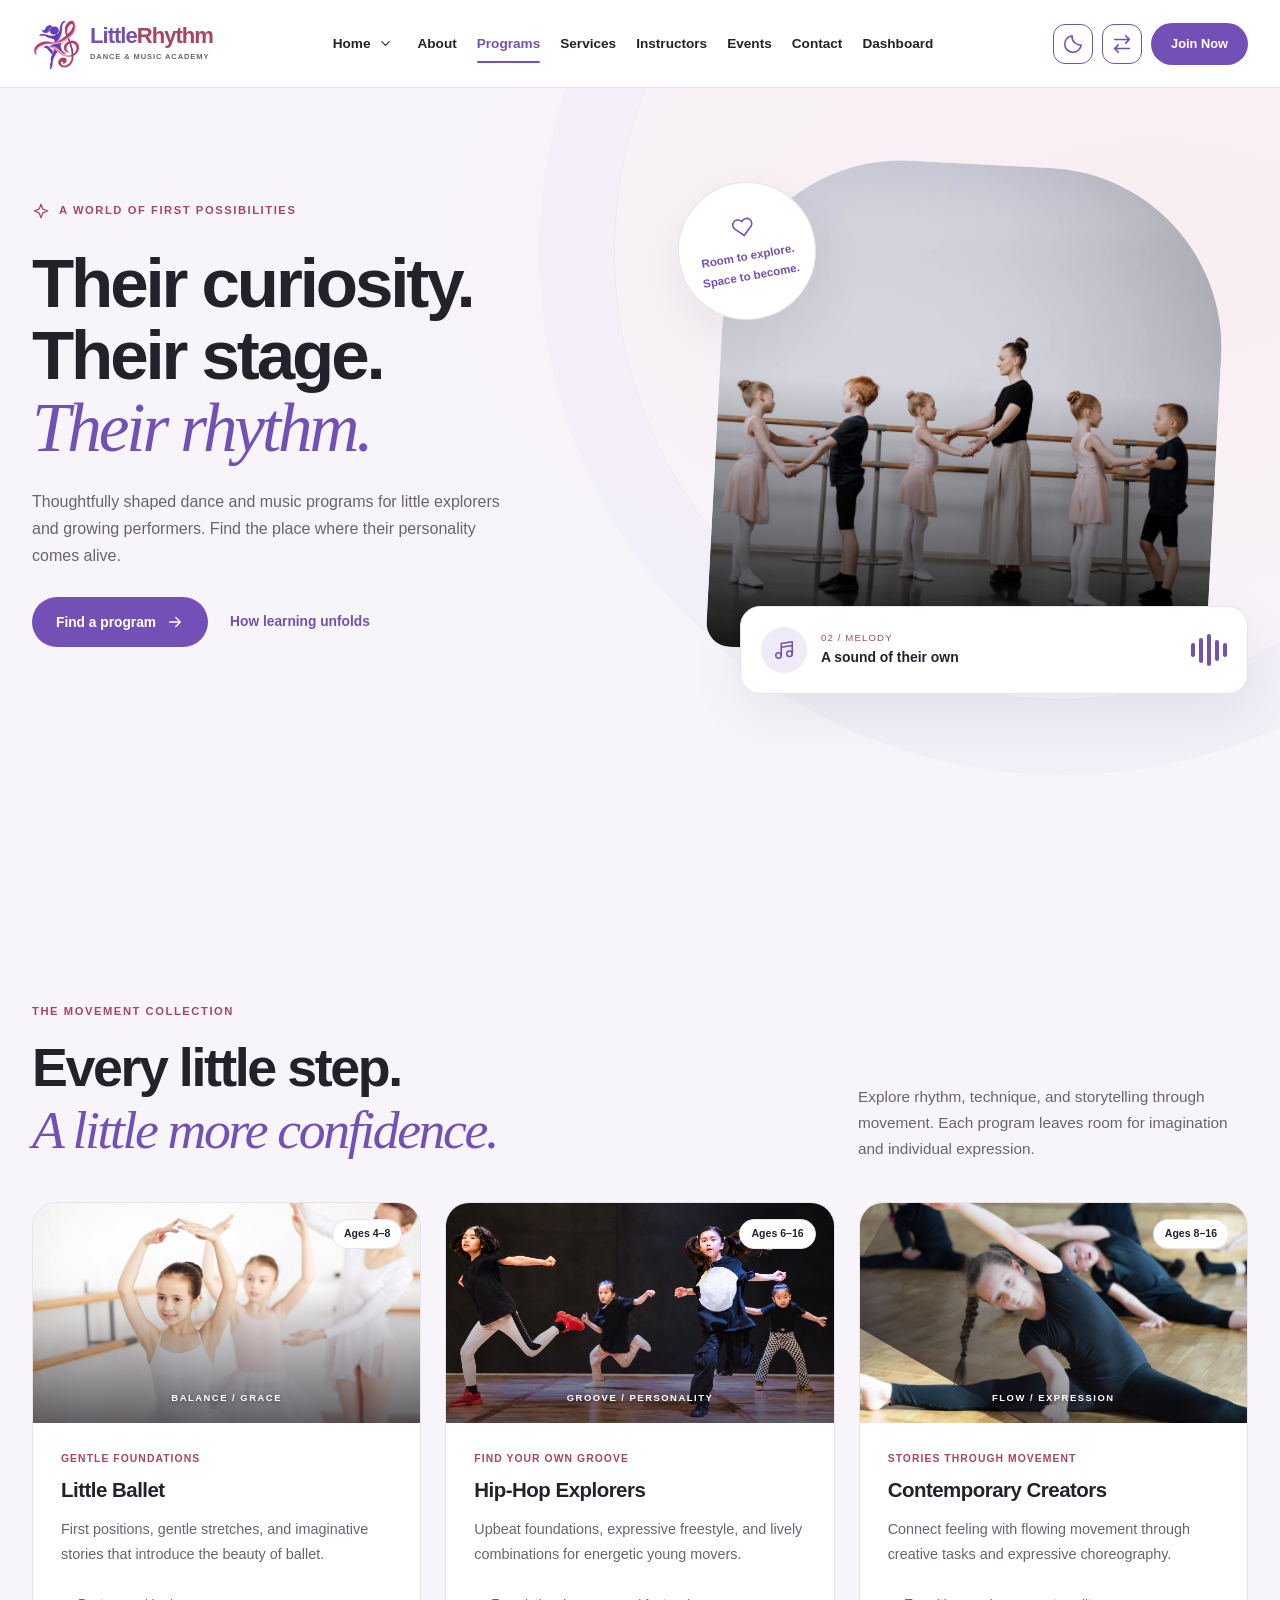
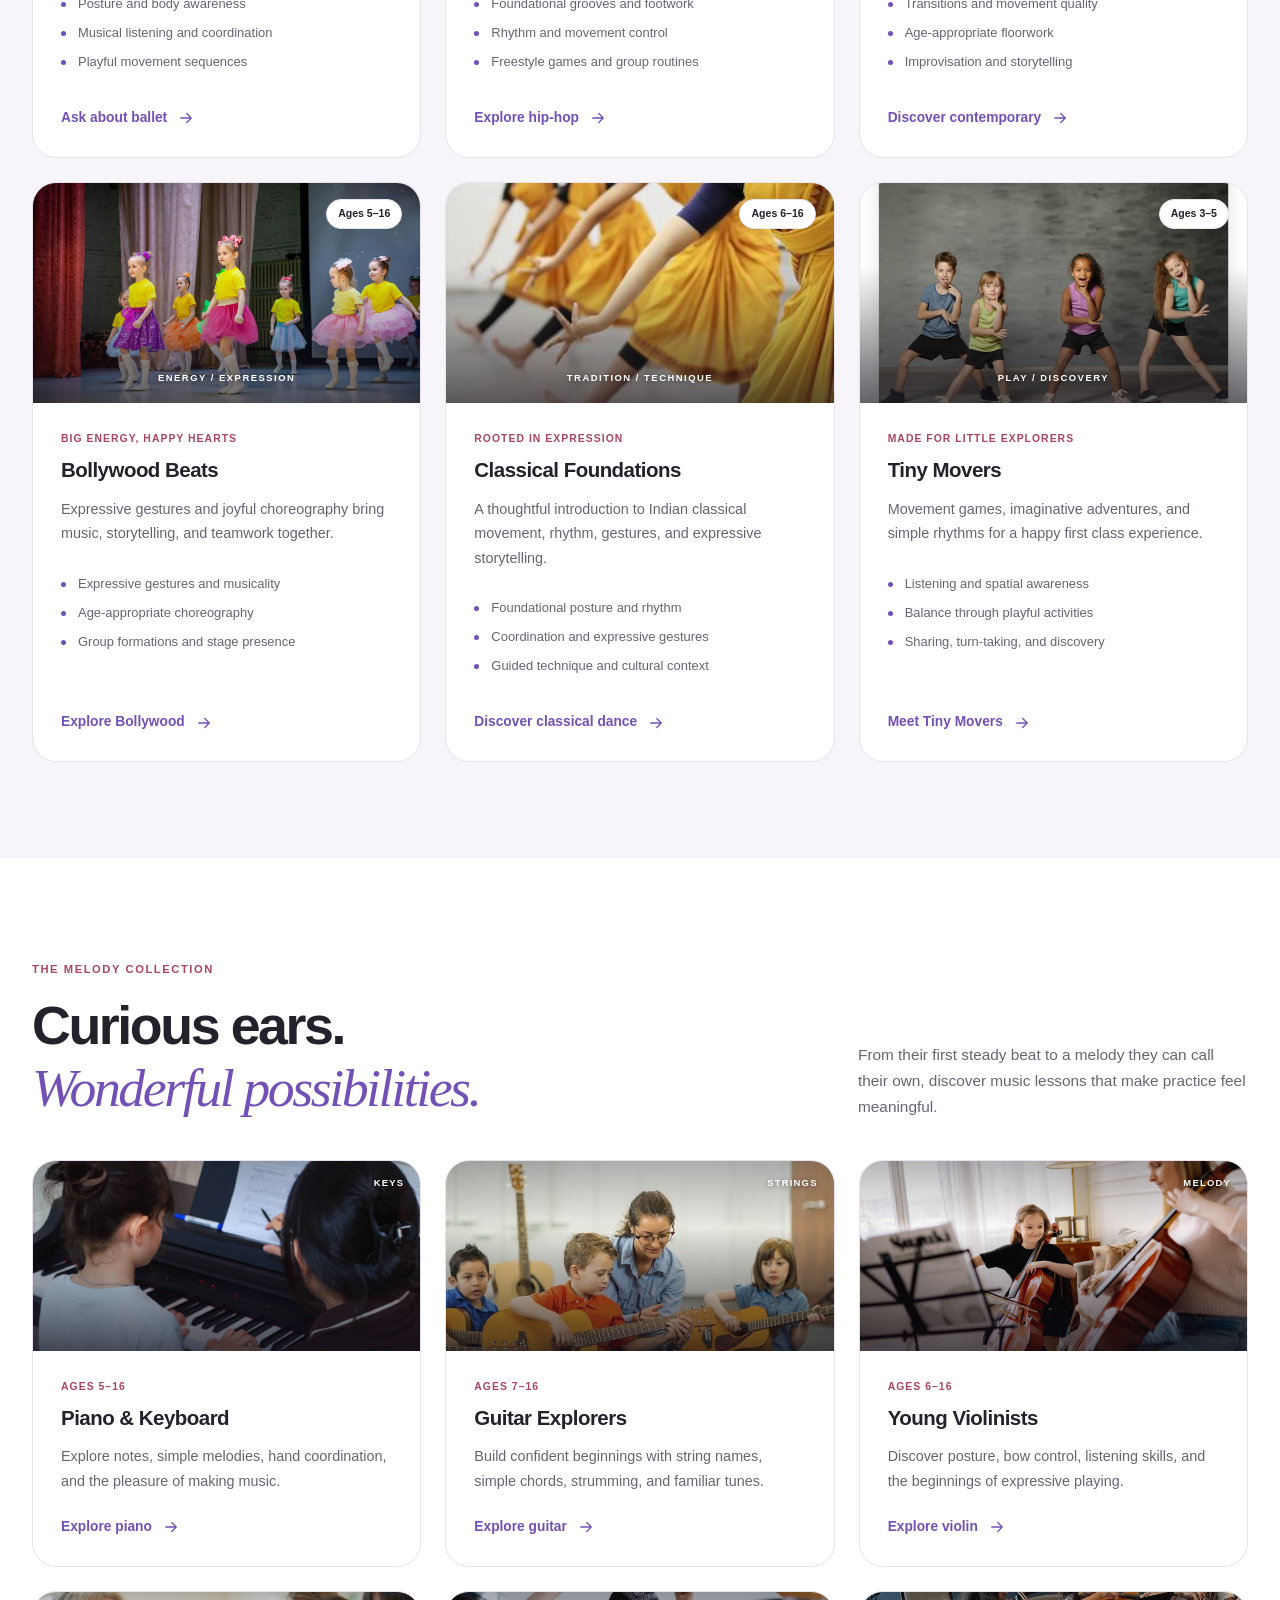
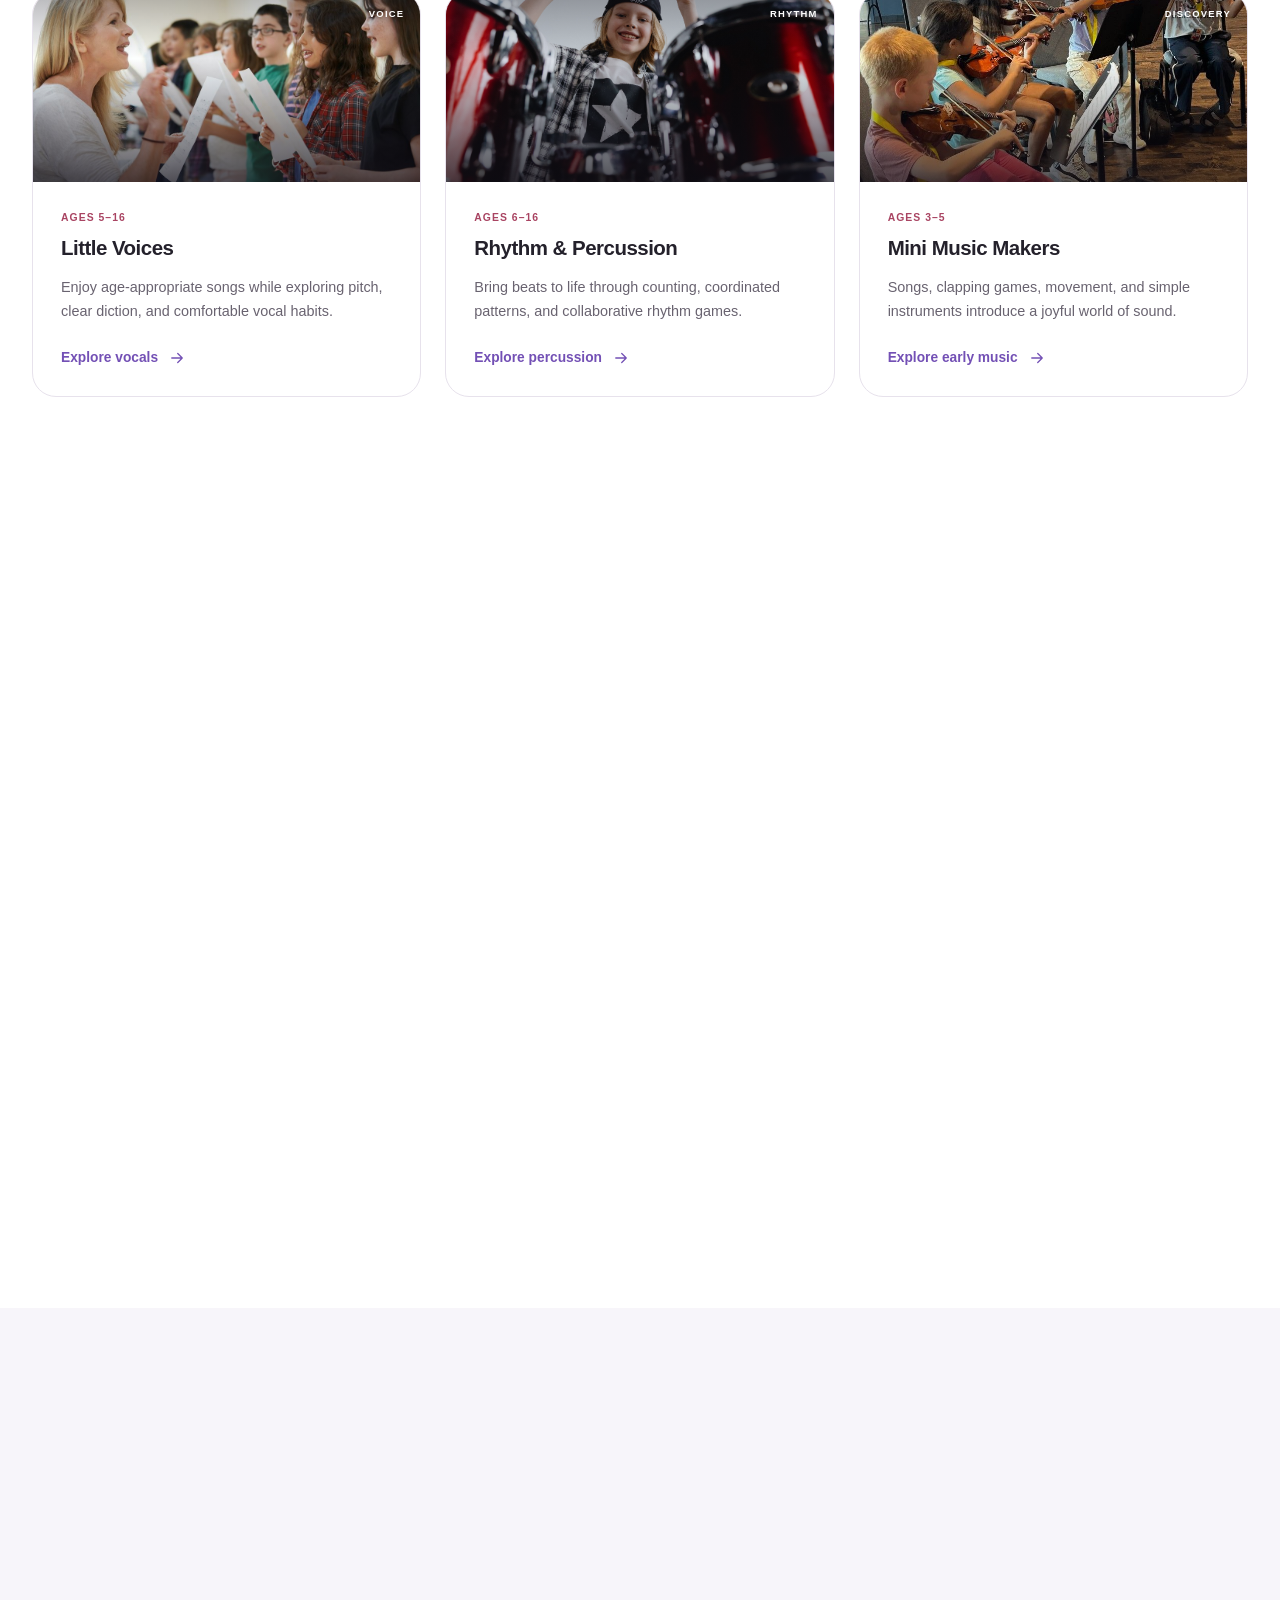
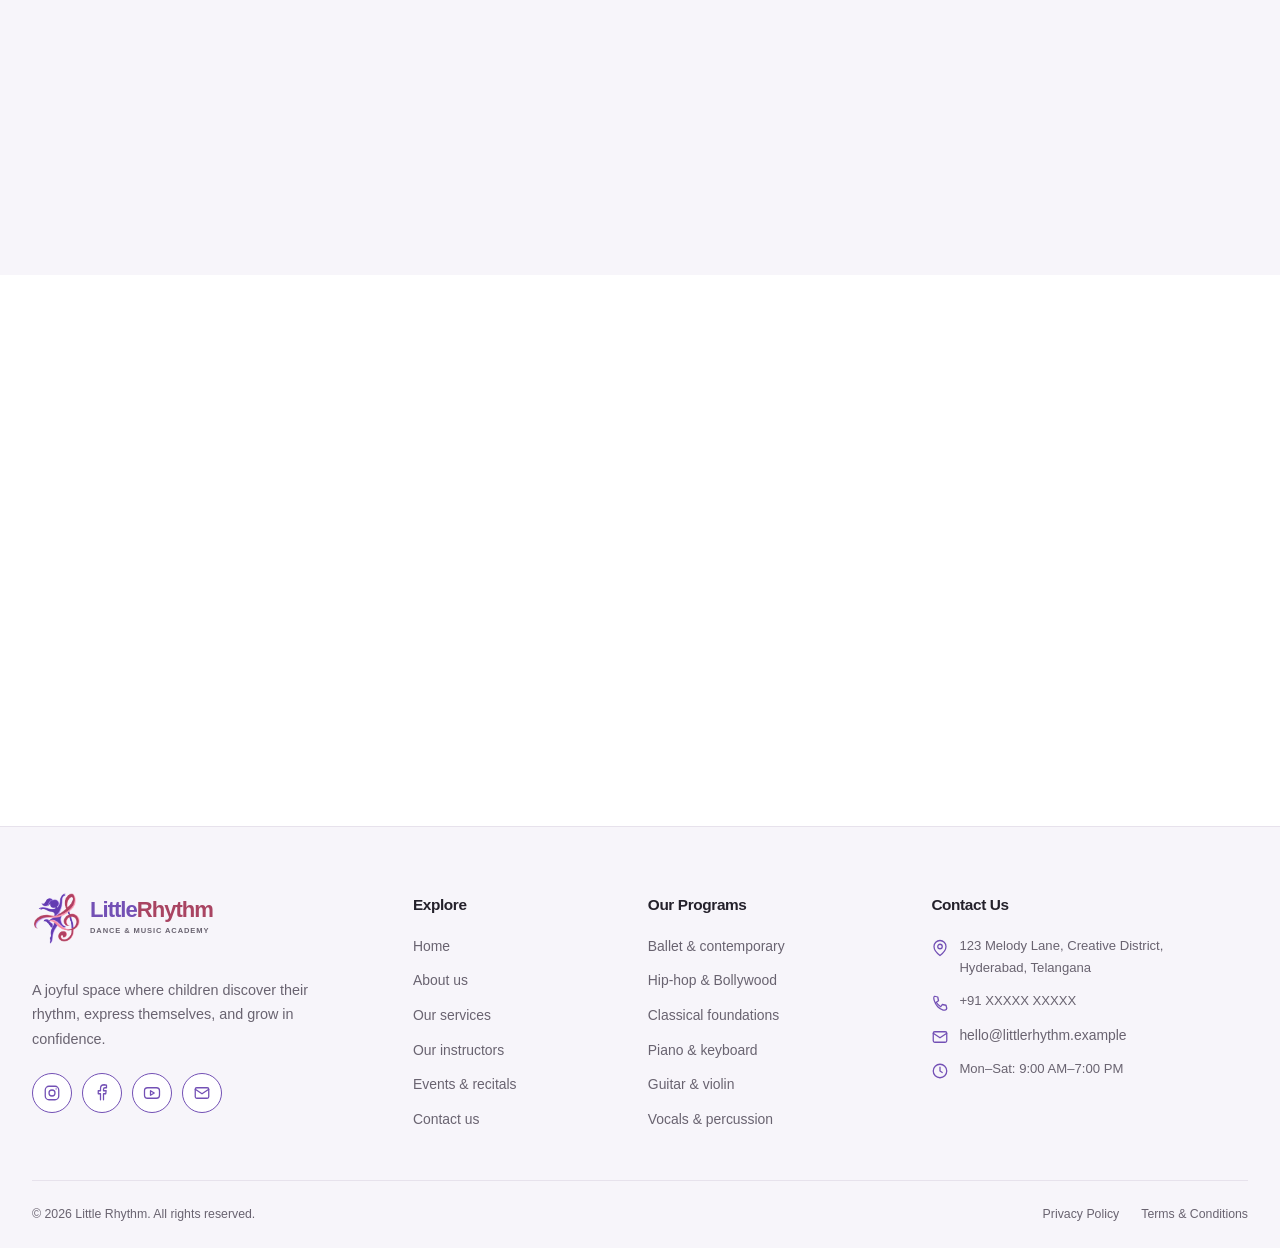
<file: programs.html>
<!DOCTYPE html>
<html lang="en" dir="ltr" data-theme="light">
<head>
  <meta charset="UTF-8">
  <meta name="viewport" content="width=device-width, initial-scale=1.0">

  <title>Programs | Little Rhythm</title>
  <meta
    name="description"
    content="Discover dance and music programs for children aged 3–16 at Little Rhythm."
  >

  <link rel="icon" type="image/png" href="images/logo.png">
  <link rel="preconnect" href="https://images.unsplash.com">
  <link rel="stylesheet" href="programs.css">
  <script src="programs.js" defer></script>
</head>

<body>

  <svg class="svg-library" xmlns="http://www.w3.org/2000/svg" aria-hidden="true">
    <symbol id="sun" viewBox="0 0 24 24">
      <circle cx="12" cy="12" r="4"/>
      <path d="M12 2v2m0 16v2M2 12h2m16 0h2M5 5l1.5 1.5m11 11L19 19M5 19l1.5-1.5m11-11L19 5"/>
    </symbol>
    <symbol id="moon" viewBox="0 0 24 24">
      <path d="M20.9 13A9 9 0 0 1 11 3.1 9 9 0 1 0 20.9 13Z"/>
    </symbol>
    <symbol id="direction" viewBox="0 0 24 24">
      <path d="M4 7h16m-4-4 4 4-4 4M20 17H4m4-4-4 4 4 4"/>
    </symbol>
    <symbol id="menu" viewBox="0 0 24 24">
      <path d="M4 6h16M4 12h16M4 18h16"/>
    </symbol>
    <symbol id="close" viewBox="0 0 24 24">
      <path d="m6 6 12 12M18 6 6 18"/>
    </symbol>
    <symbol id="chevron" viewBox="0 0 24 24">
      <path d="m6 9 6 6 6-6"/>
    </symbol>
    <symbol id="arrow" viewBox="0 0 24 24">
      <path d="M5 12h14m-6-6 6 6-6 6"/>
    </symbol>
    <symbol id="music" viewBox="0 0 24 24">
      <path d="M9 18V5l12-2v13M9 9l12-2"/>
      <ellipse cx="6" cy="18" rx="3" ry="3"/>
      <ellipse cx="18" cy="16" rx="3" ry="3"/>
    </symbol>
    <symbol id="sparkles" viewBox="0 0 24 24">
      <path d="m12 3 2.5 6.5L21 12l-6.5 2.5L12 21l-2.5-6.5L3 12l6.5-2.5L12 3Z"/>
    </symbol>
    <symbol id="heart" viewBox="0 0 24 24">
      <path d="M20.8 4.6a5.5 5.5 0 0 0-7.8 0L12 5.7l-1.1-1.1a5.5 5.5 0 0 0-7.8 7.8L12 21l8.8-8.6a5.5 5.5 0 0 0 0-7.8Z"/>
    </symbol>
    <symbol id="users" viewBox="0 0 24 24">
      <circle cx="9" cy="7" r="4"/>
      <path d="M16 21v-2a4 4 0 0 0-4-4H6a4 4 0 0 0-4 4v2m20 0v-2a4 4 0 0 0-3-3.87M16 3.13a4 4 0 0 1 0 7.75"/>
    </symbol>
    <symbol id="check" viewBox="0 0 24 24">
      <path d="m5 12 4 4L19 6"/>
    </symbol>
    <symbol id="clock" viewBox="0 0 24 24">
      <circle cx="12" cy="12" r="9"/>
      <path d="M12 7v5l3 2"/>
    </symbol>
    <symbol id="pin" viewBox="0 0 24 24">
      <path d="M20 10c0 6-8 12-8 12S4 16 4 10a8 8 0 1 1 16 0Z"/>
      <circle cx="12" cy="10" r="3"/>
    </symbol>
    <symbol id="phone" viewBox="0 0 24 24">
      <path d="m5 3 4 1 1 5-3 2a16 16 0 0 0 6 6l2-3 5 1 1 4c-1 5-8 2-12-2S2 4 5 3Z"/>
    </symbol>
    <symbol id="mail" viewBox="0 0 24 24">
      <rect x="3" y="5" width="18" height="14" rx="2"/>
      <path d="m3 7 9 6 9-6"/>
    </symbol>
    <symbol id="instagram" viewBox="0 0 24 24">
      <rect x="3" y="3" width="18" height="18" rx="5"/>
      <circle cx="12" cy="12" r="4"/>
      <path d="M17.5 6.5h.01"/>
    </symbol>
    <symbol id="facebook" viewBox="0 0 24 24">
      <path d="M14 21v-8h3l.5-4H14V7c0-1 .3-2 2-2h2V1.5A22 22 0 0 0 15 1c-3 0-5 2-5 5v3H7v4h3v8"/>
    </symbol>
    <symbol id="youtube" viewBox="0 0 24 24">
      <rect x="2" y="5" width="20" height="14" rx="4"/>
      <path d="m10 9 5 3-5 3V9Z"/>
    </symbol>
    <symbol id="book" viewBox="0 0 24 24">
      <path d="M12 5c-3-2-6-2-10-1v15c4-1 7-1 10 1 3-2 6-2 10-1V4c-4-1-7-1-10 1Zm0 0v15"/>
    </symbol>
    <symbol id="award" viewBox="0 0 24 24">
      <circle cx="12" cy="8" r="5"/>
      <path d="m8 12-2 9 6-3 6 3-2-9"/>
    </symbol>
  </svg>

  <a class="skip-link" href="#main">Skip to content</a>


  <header class="site-header">
    <div class="container header-inner">
      <a class="brand" href="index.html" aria-label="Little Rhythm home">
        <span class="brand-mark">
          <img src="images/logo.png" alt="" data-fallback>
        </span>
        <span class="brand-copy">
          <strong>Little<span>Rhythm</span></strong>
          <small>DANCE & MUSIC ACADEMY</small>
        </span>
      </a>

      <nav id="navigation" class="navigation" aria-label="Main navigation">
        <div class="home-group">
          <div class="home-control">
            <a class="nav-link" href="index.html">Home</a>
            <button
              id="homeToggle"
              class="dropdown-toggle"
              type="button"
              aria-label="Show home pages"
              aria-expanded="false"
              aria-controls="homeDropdown"
            >
              <svg class="icon" aria-hidden="true"><use href="#chevron"/></svg>
            </button>
          </div>

          <div id="homeDropdown" class="home-dropdown" hidden>
            <a href="index.html">Home 1 — Classic</a>
            <a href="home2.html">Home 2 — Premium</a>
          </div>
        </div>

        <a class="nav-link" href="about.html">About</a>
        <a class="nav-link active" href="programs.html" aria-current="page">Programs</a>
        <a class="nav-link" href="services.html">Services</a>
        <a class="nav-link" href="instructors.html">Instructors</a>
        <a class="nav-link" href="events.html">Events</a>
        <a class="nav-link" href="contact.html">Contact</a>
        <a class="nav-link" href="dashboard.html">Dashboard</a>
        <a class="button button-primary nav-cta" href="signup.html">Join Now</a>
      </nav>

      <div class="header-actions">
        <button
          class="icon-button preference-button"
          id="themeToggle"
          type="button"
          aria-label="Switch to dark mode"
          title="Switch to dark mode"
        >
          <svg class="icon" aria-hidden="true"><use href="#moon"/></svg>
        </button>

        <button
          class="icon-button preference-button"
          id="directionToggle"
          type="button"
          aria-label="Switch to right-to-left layout"
          title="Switch to right-to-left layout"
          aria-pressed="false"
        >
          <svg class="icon" aria-hidden="true"><use href="#direction"/></svg>
        </button>

        <a class="button button-primary header-cta" href="signup.html">Join Now</a>

        <button
          class="icon-button menu-toggle"
          id="menuToggle"
          type="button"
          aria-label="Open navigation"
          aria-expanded="false"
          aria-controls="navigation"
        >
          <svg class="icon" aria-hidden="true"><use href="#menu"/></svg>
        </button>
      </div>
    </div>
  </header>

  <main id="main">

    <section class="program-hero" aria-labelledby="heroTitle">
      <div class="hero-orbit" aria-hidden="true"></div>

      <div class="container hero-shell">

        <div class="hero-editorial">
          <div class="hero-copy">
            <span class="eyebrow">
              <svg class="icon" aria-hidden="true"><use href="#sparkles"/></svg>
              A WORLD OF FIRST POSSIBILITIES
            </span>

            <h1 id="heroTitle">
              Their curiosity.<br>
              Their stage.<br>
              <em>Their rhythm.</em>
            </h1>

            <p>
              Thoughtfully shaped dance and music programs for little
              explorers and growing performers. Find the place where
              their personality comes alive.
            </p>

            <div class="button-row">
              <a class="button button-primary" href="#finder">
                Find a program
                <svg class="icon directional" aria-hidden="true"><use href="#arrow"/></svg>
              </a>
              <a class="text-link" href="#journey">How learning unfolds</a>
            </div>
          </div>

          <div class="hero-composition">
            <figure class="hero-photo">
              <img
                src="./images/dance.jpg"
                alt="Expressive dancers performing together on stage"
                width="900"
                height="1100"
                fetchpriority="high"
                data-fallback
              >

            </figure>

            <div class="hero-seal">
              <svg class="icon" aria-hidden="true"><use href="#heart"/></svg>
              <span>Room to explore.<br>Space to become.</span>
            </div>

            <a class="sound-card" href="#music">
              <span class="sound-icon">
                <svg class="icon" aria-hidden="true"><use href="#music"/></svg>
              </span>
              <span>
                <small>02 / MELODY</small>
                <strong>A sound of their own</strong>
              </span>
              <span class="sound-bars" aria-hidden="true">
                <i></i><i></i><i></i><i></i><i></i>
              </span>
            </a>
          </div>
        </div>

    </section>



    <section class="section section-alt" id="dance" aria-labelledby="danceTitle">
      <div class="container">
        <div class="section-heading reveal">
          <div>
            <span class="eyebrow">THE MOVEMENT COLLECTION</span>
            <h2 id="danceTitle">Every little step.<br><em>A little more confidence.</em></h2>
          </div>
          <p>
            Explore rhythm, technique, and storytelling through movement.
            Each program leaves room for imagination and individual expression.
          </p>
        </div>

        <div class="program-grid">
          <article class="program-card reveal" id="ballet" data-category="dance" data-min="4" data-max="8">
            <div class="program-art art-ballet has-image">
              <img src="./images/ballet 1.jpg" alt="Young ballet dancers practicing together" loading="lazy" data-fallback>
              <span class="age-tag">Ages 4–8</span>
              <span class="art-label">BALANCE / GRACE</span>
            </div>
            <div class="program-body">
              <span class="card-kicker">GENTLE FOUNDATIONS</span>
              <h3>Little Ballet</h3>
              <p>First positions, gentle stretches, and imaginative stories that introduce the beauty of ballet.</p>
              <ul class="program-points">
                <li>Posture and body awareness</li>
                <li>Musical listening and coordination</li>
                <li>Playful movement sequences</li>
              </ul>
              <a class="text-link" href="contact.html?program=ballet">
                Ask about ballet
                <svg class="icon directional" aria-hidden="true"><use href="#arrow"/></svg>
              </a>
            </div>
          </article>

          <article class="program-card reveal" id="hiphop" data-category="dance" data-min="6" data-max="16">
            <div class="program-art art-hiphop has-image">
              <img src="./images/hip hop 1.png" alt="Young hip-hop dancers practicing choreography" loading="lazy" data-fallback>
              <span class="age-tag">Ages 6–16</span>
              <span class="art-label">GROOVE / PERSONALITY</span>
            </div>
            <div class="program-body">
              <span class="card-kicker">FIND YOUR OWN GROOVE</span>
              <h3>Hip-Hop Explorers</h3>
              <p>Upbeat foundations, expressive freestyle, and lively combinations for energetic young movers.</p>
              <ul class="program-points">
                <li>Foundational grooves and footwork</li>
                <li>Rhythm and movement control</li>
                <li>Freestyle games and group routines</li>
              </ul>
              <a class="text-link" href="contact.html?program=hiphop">
                Explore hip-hop
                <svg class="icon directional" aria-hidden="true"><use href="#arrow"/></svg>
              </a>
            </div>
          </article>

          <article class="program-card reveal" id="contemporary" data-category="dance" data-min="8" data-max="16">
            <div class="program-art art-contemporary has-image">
              <img src="./images/contempory 2.jpg" alt="Contemporary dancer practicing an expressive pose" loading="lazy" data-fallback>
              <span class="age-tag">Ages 8–16</span>
              <span class="art-label">FLOW / EXPRESSION</span>
            </div>
            <div class="program-body">
              <span class="card-kicker">STORIES THROUGH MOVEMENT</span>
              <h3>Contemporary Creators</h3>
              <p>Connect feeling with flowing movement through creative tasks and expressive choreography.</p>
              <ul class="program-points">
                <li>Transitions and movement quality</li>
                <li>Age-appropriate floorwork</li>
                <li>Improvisation and storytelling</li>
              </ul>
              <a class="text-link" href="contact.html?program=contemporary">
                Discover contemporary
                <svg class="icon directional" aria-hidden="true"><use href="#arrow"/></svg>
              </a>
            </div>
          </article>

          <article class="program-card reveal" id="bollywood" data-category="dance" data-min="5" data-max="16">
            <div class="program-art art-bollywood has-image">
              <img src="./images/dance 2.jpg" alt="Children performing a lively group dance" loading="lazy" data-fallback>
              <span class="age-tag">Ages 5–16</span>
              <span class="art-label">ENERGY / EXPRESSION</span>
            </div>
            <div class="program-body">
              <span class="card-kicker">BIG ENERGY, HAPPY HEARTS</span>
              <h3>Bollywood Beats</h3>
              <p>Expressive gestures and joyful choreography bring music, storytelling, and teamwork together.</p>
              <ul class="program-points">
                <li>Expressive gestures and musicality</li>
                <li>Age-appropriate choreography</li>
                <li>Group formations and stage presence</li>
              </ul>
              <a class="text-link" href="contact.html?program=bollywood">
                Explore Bollywood
                <svg class="icon directional" aria-hidden="true"><use href="#arrow"/></svg>
              </a>
            </div>
          </article>

          <article class="program-card reveal" id="classical" data-category="dance" data-min="6" data-max="16">
            <div class="program-art art-classical has-image">
              <img src="./images/classical 1.jpg" alt="Students practicing Indian classical dance gestures" loading="lazy" data-fallback>
              <span class="age-tag">Ages 6–16</span>
              <span class="art-label">TRADITION / TECHNIQUE</span>
            </div>
            <div class="program-body">
              <span class="card-kicker">ROOTED IN EXPRESSION</span>
              <h3>Classical Foundations</h3>
              <p>A thoughtful introduction to Indian classical movement, rhythm, gestures, and expressive storytelling.</p>
              <ul class="program-points">
                <li>Foundational posture and rhythm</li>
                <li>Coordination and expressive gestures</li>
                <li>Guided technique and cultural context</li>
              </ul>
              <a class="text-link" href="contact.html?program=classical">
                Discover classical dance
                <svg class="icon directional" aria-hidden="true"><use href="#arrow"/></svg>
              </a>
            </div>
          </article>

          <article class="program-card reveal" id="creative-movement" data-category="dance" data-min="3" data-max="5">
            <div class="program-art art-creative has-image">
              <img src="./images/small moves.jpg" alt="Children exploring playful movement together" loading="lazy" data-fallback>
              <span class="age-tag">Ages 3–5</span>
              <span class="art-label">PLAY / DISCOVERY</span>
            </div>
            <div class="program-body">
              <span class="card-kicker">MADE FOR LITTLE EXPLORERS</span>
              <h3>Tiny Movers</h3>
              <p>Movement games, imaginative adventures, and simple rhythms for a happy first class experience.</p>
              <ul class="program-points">
                <li>Listening and spatial awareness</li>
                <li>Balance through playful activities</li>
                <li>Sharing, turn-taking, and discovery</li>
              </ul>
              <a class="text-link" href="contact.html?program=tiny-movers">
                Meet Tiny Movers
                <svg class="icon directional" aria-hidden="true"><use href="#arrow"/></svg>
              </a>
            </div>
          </article>
        </div>

        <p class="empty-message" id="danceEmpty" hidden>
          No dance programs match these filters. Try another age group or reset your choices.
        </p>
      </div>
    </section>


    <section class="section" id="music" aria-labelledby="musicTitle">
      <div class="container">
        <div class="section-heading reveal">
          <div>
            <span class="eyebrow">THE MELODY COLLECTION</span>
            <h2 id="musicTitle">Curious ears.<br><em>Wonderful possibilities.</em></h2>
          </div>
          <p>
            From their first steady beat to a melody they can call their own,
            discover music lessons that make practice feel meaningful.
          </p>
        </div>

        <div class="music-grid">
          <article class="music-card reveal" id="piano" data-category="music" data-min="5" data-max="16">
            <div class="instrument-art piano-art">
              <img src="./images/piano1.jpg" alt="Piano teacher giving a lesson to children" loading="lazy" data-fallback>
              <small>KEYS</small>
            </div>
            <div class="music-body">
              <span class="card-kicker">AGES 5–16</span>
              <h3>Piano & Keyboard</h3>
              <p>Explore notes, simple melodies, hand coordination, and the pleasure of making music.</p>
              <a class="text-link" href="contact.html?program=piano">Explore piano <svg class="icon directional" aria-hidden="true"><use href="#arrow"/></svg></a>
            </div>
          </article>

          <article class="music-card reveal" id="guitar" data-category="music" data-min="7" data-max="16">
            <div class="instrument-art">
              <img src="./images/guiter 1.jpg" alt="A child getting a guitar lesson from a musician" loading="lazy" data-fallback>
              <small>STRINGS</small>
            </div>
            <div class="music-body">
              <span class="card-kicker">AGES 7–16</span>
              <h3>Guitar Explorers</h3>
              <p>Build confident beginnings with string names, simple chords, strumming, and familiar tunes.</p>
              <a class="text-link" href="contact.html?program=guitar">Explore guitar <svg class="icon directional" aria-hidden="true"><use href="#arrow"/></svg></a>
            </div>
          </article>

          <article class="music-card reveal" id="violin" data-category="music" data-min="6" data-max="16">
            <div class="instrument-art secondary-art">
              <img src="./images/violen.jpg" alt="A young musician playing a violin" loading="lazy" data-fallback>
              <small>MELODY</small>
            </div>
            <div class="music-body">
              <span class="card-kicker">AGES 6–16</span>
              <h3>Young Violinists</h3>
              <p>Discover posture, bow control, listening skills, and the beginnings of expressive playing.</p>
              <a class="text-link" href="contact.html?program=violin">Explore violin <svg class="icon directional" aria-hidden="true"><use href="#arrow"/></svg></a>
            </div>
          </article>

          <article class="music-card reveal" id="vocals" data-category="music" data-min="5" data-max="16">
            <div class="instrument-art secondary-art">
              <img src="./images/vocals 1.jpg" alt="Children gathered around a piano in a music room" loading="lazy" data-fallback>
              <small>VOICE</small>
            </div>
            <div class="music-body">
              <span class="card-kicker">AGES 5–16</span>
              <h3>Little Voices</h3>
              <p>Enjoy age-appropriate songs while exploring pitch, clear diction, and comfortable vocal habits.</p>
              <a class="text-link" href="contact.html?program=vocals">Explore vocals <svg class="icon directional" aria-hidden="true"><use href="#arrow"/></svg></a>
            </div>
          </article>

          <article class="music-card reveal" id="percussion" data-category="music" data-min="6" data-max="16">
            <div class="instrument-art">
              <img src="./images/drums (1).jpg" alt="A child learning to play the drums" loading="lazy" data-fallback>
              <small>RHYTHM</small>
            </div>
            <div class="music-body">
              <span class="card-kicker">AGES 6–16</span>
              <h3>Rhythm & Percussion</h3>
              <p>Bring beats to life through counting, coordinated patterns, and collaborative rhythm games.</p>
              <a class="text-link" href="contact.html?program=percussion">Explore percussion <svg class="icon directional" aria-hidden="true"><use href="#arrow"/></svg></a>
            </div>
          </article>

          <article class="music-card reveal" id="early-music" data-category="music" data-min="3" data-max="5">
            <div class="instrument-art secondary-art">
              <img src="./images/musical.jpg" alt="Children taking part in a kindergarten music lesson" loading="lazy" data-fallback>
              <small>DISCOVERY</small>
            </div>
            <div class="music-body">
              <span class="card-kicker">AGES 3–5</span>
              <h3>Mini Music Makers</h3>
              <p>Songs, clapping games, movement, and simple instruments introduce a joyful world of sound.</p>
              <a class="text-link" href="contact.html?program=mini-music">Explore early music <svg class="icon directional" aria-hidden="true"><use href="#arrow"/></svg></a>
            </div>
          </article>
        </div>

        <p class="empty-message" id="musicEmpty" hidden>
          No music programs match these filters. Try another age group or reset your choices.
        </p>
      </div>
    </section>



    <section class="section" id="journey" aria-labelledby="journeyTitle">
      <div class="container journey-layout">
        <div class="journey-intro reveal">
          <span class="eyebrow">MORE THAN A WEEKLY CLASS</span>
          <h2 id="journeyTitle">From “can I try?”<br>to <em>“look what I can do.”</em></h2>
          <p>
            Progress is built through curiosity, repetition, encouragement,
            and the freedom to try again.
          </p>
          <a class="button button-primary" href="instructors.html">
            Meet their guides
            <svg class="icon directional" aria-hidden="true"><use href="#arrow"/></svg>
          </a>
          <div class="journey-note">
            <svg class="icon" aria-hidden="true"><use href="#heart"/></svg>
            <p>Every child’s pace is different. Every small achievement matters.</p>
          </div>
        </div>

        <ol class="journey-steps">
          <li class="journey-step reveal">
            <span class="step-number">01</span>
            <div><span class="card-kicker">GET COMFORTABLE</span><h3>Discover & connect</h3><p>Meet the teacher, explore the space, and get comfortable through welcoming activities.</p></div>
          </li>
          <li class="journey-step reveal">
            <span class="step-number">02</span>
            <div><span class="card-kicker">BUILD THE BASICS</span><h3>Practice with purpose</h3><p>Learn small, clear skills through demonstrations, guided repetition, and creative exercises.</p></div>
          </li>
          <li class="journey-step reveal">
            <span class="step-number">03</span>
            <div><span class="card-kicker">MAKE IT PERSONAL</span><h3>Create & collaborate</h3><p>Connect new skills through short pieces, movement ideas, and shared musical experiences.</p></div>
          </li>
          <li class="journey-step reveal">
            <span class="step-number">04</span>
            <div><span class="card-kicker">NOTICE THE GROWTH</span><h3>Share & celebrate</h3><p>Reflect on progress and prepare for suitable sharing opportunities as confidence develops.</p></div>
          </li>
        </ol>
      </div>
    </section>


    <section class="section section-alt" id="questions" aria-labelledby="faqTitle">
      <div class="container faq-layout">
        <div class="faq-intro reveal">
          <span class="eyebrow">A FEW HELPFUL ANSWERS</span>
          <h2 id="faqTitle">Before their<br><em>first little step.</em></h2>
          <p>Choosing a class should feel clear and comfortable.</p>
          <a class="text-link" href="contact.html">
            Talk to our team
            <svg class="icon directional" aria-hidden="true"><use href="#arrow"/></svg>
          </a>
        </div>

        <div class="faq-list reveal">
          <details class="faq-item">
            <summary>Does my child need previous experience?<svg class="icon" aria-hidden="true"><use href="#chevron"/></svg></summary>
            <p>Many programs welcome beginners. Tell our team your child’s age and experience so we can discuss a suitable starting group.</p>
          </details>
          <details class="faq-item">
            <summary>Can my child explore both dance and music?<svg class="icon" aria-hidden="true"><use href="#chevron"/></svg></summary>
            <p>Yes. Ask about compatible class times and an age-appropriate balance that leaves room for rest, school, and practice.</p>
          </details>
          <details class="faq-item">
            <summary>How do I choose the right program?<svg class="icon" aria-hidden="true"><use href="#chevron"/></svg></summary>
            <p>Start with your child’s interests and use the program finder for ideas. Our team can discuss readiness, goals, placement, and available groups.</p>
          </details>
          <details class="faq-item">
            <summary>What should we bring to the first class?<svg class="icon" aria-hidden="true"><use href="#chevron"/></svg></summary>
            <p>Bring water and wear comfortable clothing. Ask the team about footwear, instruments, and any program-specific materials before attending.</p>
          </details>
          <details class="faq-item">
            <summary>Where can parents manage enrolled classes?<svg class="icon" aria-hidden="true"><use href="#chevron"/></svg></summary>
            <p>Use the parent dashboard to access enrollment, attendance, schedules, recital information, and fee payments for your child’s classes.</p>
          </details>
        </div>
      </div>
    </section>


    <section class="section final-section" aria-labelledby="finalTitle">
      <div class="container">
        <div class="final-cta final-cta--programs reveal">
          <svg class="icon final-icon" aria-hidden="true"><use href="#sparkles"/></svg>

          <span class="eyebrow">A GOOD FIT STARTS WITH THEIR INTERESTS</span>

          <h2 id="finalTitle">
            Pick a path.<br>Let curiosity <em>lead.</em>
          </h2>

          <p>Share what your child loves, and we’ll help you find a class that feels right.</p>

          <ul class="final-program-paths" aria-label="Explore program types">
            <li>Move</li>
            <li>Make music</li>
            <li>Perform</li>
          </ul>

          <div class="final-cta-actions">
            <a class="button button-primary" href="#finder">
              Match a class
              <svg class="icon directional" aria-hidden="true"><use href="#arrow"/></svg>
            </a>
            <a class="button button-secondary" href="contact.html">
              Ask a question
            </a>
          </div>
        </div>
      </div>
    </section>
  </main>


  <footer class="site-footer">
    <div class="container footer-grid">
      <div class="footer-brand">
        <a class="brand" href="index.html" aria-label="Little Rhythm home">
          <span class="brand-mark">
            <img src="images/logo.png" alt="" data-fallback>
          </span>
          <span class="brand-copy">
            <strong>Little<span>Rhythm</span></strong>
            <small>DANCE & MUSIC ACADEMY</small>
          </span>
        </a>

        <p>A joyful space where children discover their rhythm, express themselves, and grow in confidence.</p>


        <div class="social-links" aria-label="Social media">
          <a href="https://www.instagram.com/" target="_blank" rel="noopener noreferrer" aria-label="Instagram"><svg class="icon" aria-hidden="true"><use href="#instagram"/></svg></a>
          <a href="https://www.facebook.com/" target="_blank" rel="noopener noreferrer" aria-label="Facebook"><svg class="icon" aria-hidden="true"><use href="#facebook"/></svg></a>
          <a href="https://www.youtube.com/" target="_blank" rel="noopener noreferrer" aria-label="YouTube"><svg class="icon" aria-hidden="true"><use href="#youtube"/></svg></a>
          <a href="mailto:hello@littlerhythm.example" aria-label="Email us"><svg class="icon" aria-hidden="true"><use href="#mail"/></svg></a>
        </div>
      </div>

      <div class="footer-column">
        <h3>Explore</h3>
        <a href="index.html">Home</a>
        <a href="about.html">About us</a>
        <a href="services.html">Our services</a>
        <a href="instructors.html">Our instructors</a>
        <a href="events.html">Events & recitals</a>
        <a href="contact.html">Contact us</a>
      </div>

      <div class="footer-column">
        <h3>Our Programs</h3>
        <a href="programs.html#ballet">Ballet & contemporary</a>
        <a href="programs.html#hiphop">Hip-hop & Bollywood</a>
        <a href="programs.html#classical">Classical foundations</a>
        <a href="programs.html#piano">Piano & keyboard</a>
        <a href="programs.html#guitar">Guitar & violin</a>
        <a href="programs.html#vocals">Vocals & percussion</a>
      </div>

      <div class="footer-column contact-column">
        <h3>Contact Us</h3>

        <div class="contact-item">
          <svg class="icon" aria-hidden="true"><use href="#pin"/></svg>
          <span>123 Melody Lane, Creative District,<br>Hyderabad, Telangana</span>
        </div>
        <div class="contact-item">
          <svg class="icon" aria-hidden="true"><use href="#phone"/></svg>
          <span>+91 XXXXX XXXXX</span>
        </div>
        <a class="contact-item" href="mailto:hello@littlerhythm.example">
          <svg class="icon" aria-hidden="true"><use href="#mail"/></svg>
          <span>hello@littlerhythm.example</span>
        </a>
        <div class="contact-item">
          <svg class="icon" aria-hidden="true"><use href="#clock"/></svg>
          <span>Mon–Sat: 9:00 AM–7:00 PM</span>
        </div>
      </div>
    </div>

    <div class="container footer-bottom">
      <p>© <span id="year">2026</span> Little Rhythm. All rights reserved.</p>
      <div>
        <a href="privacy.html">Privacy Policy</a>
        <a href="terms.html">Terms & Conditions</a>
      </div>
    </div>
  </footer>
</body>
</html>
</file>
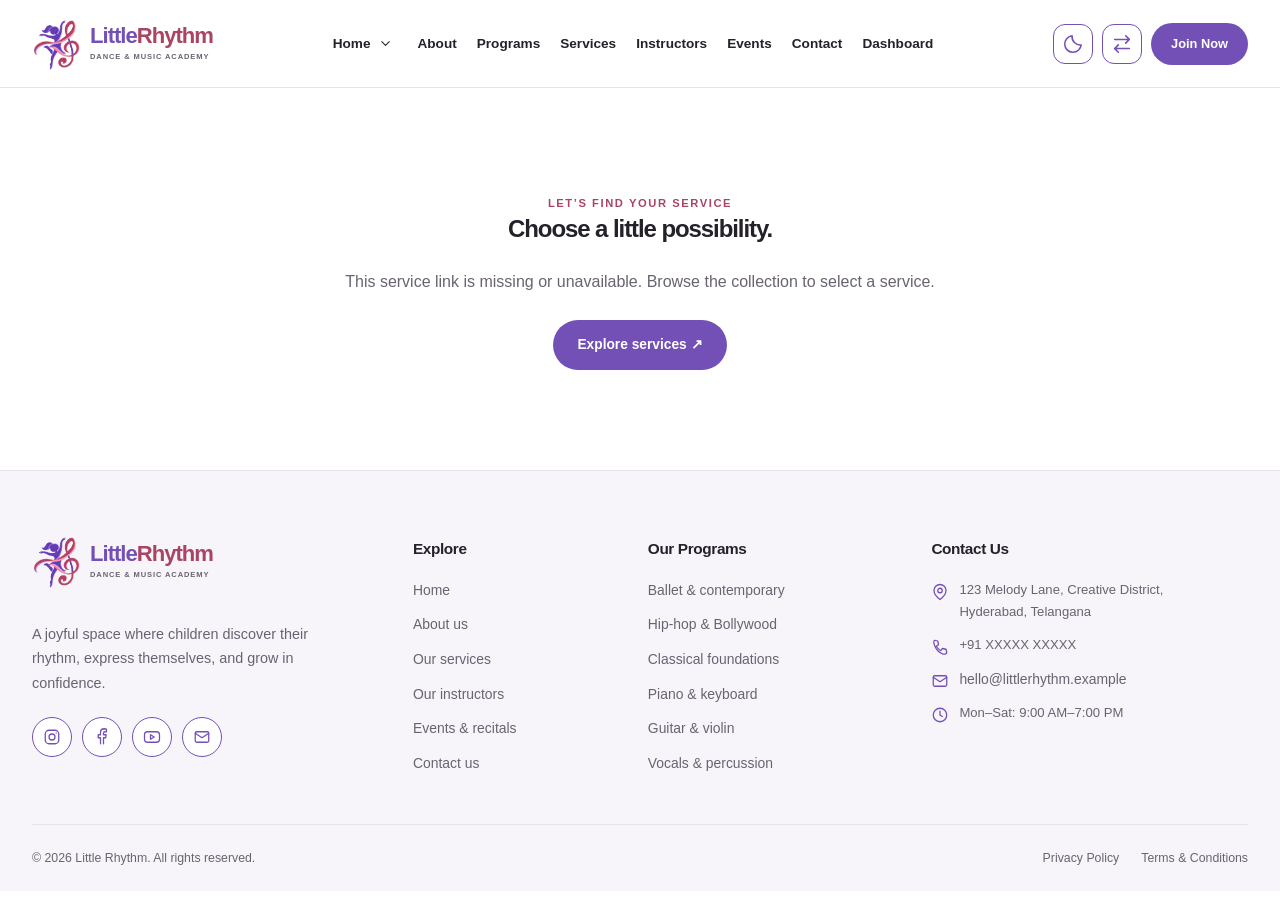
<file: service detail.html>
<!DOCTYPE html>
<html lang="en" dir="ltr" data-theme="light">

<head>
  <meta charset="UTF-8">
  <meta name="viewport" content="width=device-width, initial-scale=1.0">

  <title>Service Details | Little Rhythm</title>
  <meta name="description" content="Explore Little Rhythm’s creative learning services for children and families.">

  <link rel="icon" type="image/png" href="images/logo.png">
  <link rel="preconnect" href="https://images.unsplash.com">
  <link rel="stylesheet" href="service detail.css">
  <script src="service detail.js" defer></script>
</head>

<body>

  <svg class="svg-library" xmlns="http://www.w3.org/2000/svg" aria-hidden="true">
    <symbol id="sun" viewBox="0 0 24 24">
      <circle cx="12" cy="12" r="4" />
      <path d="M12 2v2m0 16v2M2 12h2m16 0h2M5 5l1.5 1.5m11 11L19 19M5 19l1.5-1.5m11-11L19 5" />
    </symbol>

    <symbol id="moon" viewBox="0 0 24 24">
      <path d="M20.9 13A9 9 0 0 1 11 3.1 9 9 0 1 0 20.9 13Z" />
    </symbol>

    <symbol id="direction" viewBox="0 0 24 24">
      <path d="M4 7h16m-4-4 4 4-4 4M20 17H4m4-4-4 4 4 4" />
    </symbol>

    <symbol id="menu" viewBox="0 0 24 24">
      <path d="M4 6h16M4 12h16M4 18h16" />
    </symbol>

    <symbol id="close" viewBox="0 0 24 24">
      <path d="m6 6 12 12M18 6 6 18" />
    </symbol>

    <symbol id="chevron" viewBox="0 0 24 24">
      <path d="m6 9 6 6 6-6" />
    </symbol>

    <symbol id="arrow" viewBox="0 0 24 24">
      <path d="M5 12h14m-6-6 6 6-6 6" />
    </symbol>

    <symbol id="music" viewBox="0 0 24 24">
      <path d="M9 18V5l12-2v13M9 9l12-2" />
      <ellipse cx="6" cy="18" rx="3" ry="3" />
      <ellipse cx="18" cy="16" rx="3" ry="3" />
    </symbol>

    <symbol id="sparkles" viewBox="0 0 24 24">
      <path d="m12 3 2.5 6.5L21 12l-6.5 2.5L12 21l-2.5-6.5L3 12l6.5-2.5L12 3Z" />
    </symbol>

    <symbol id="heart" viewBox="0 0 24 24">
      <path
        d="M20.8 4.6a5.5 5.5 0 0 0-7.8 0L12 5.7l-1.1-1.1a5.5 5.5 0 0 0-7.8 7.8L12 21l8.8-8.6a5.5 5.5 0 0 0 0-7.8Z" />
    </symbol>

    <symbol id="users" viewBox="0 0 24 24">
      <circle cx="9" cy="7" r="4" />
      <path d="M16 21v-2a4 4 0 0 0-4-4H6a4 4 0 0 0-4 4v2m20 0v-2a4 4 0 0 0-3-3.87M16 3.13a4 4 0 0 1 0 7.75" />
    </symbol>

    <symbol id="check" viewBox="0 0 24 24">
      <path d="m5 12 4 4L19 6" />
    </symbol>

    <symbol id="calendar" viewBox="0 0 24 24">
      <rect x="3" y="5" width="18" height="16" rx="2" />
      <path d="M16 3v4M8 3v4M3 11h18" />
    </symbol>

    <symbol id="clock" viewBox="0 0 24 24">
      <circle cx="12" cy="12" r="9" />
      <path d="M12 7v5l3 2" />
    </symbol>

    <symbol id="pin" viewBox="0 0 24 24">
      <path d="M20 10c0 6-8 12-8 12S4 16 4 10a8 8 0 1 1 16 0Z" />
      <circle cx="12" cy="10" r="3" />
    </symbol>

    <symbol id="phone" viewBox="0 0 24 24">
      <path d="m5 3 4 1 1 5-3 2a16 16 0 0 0 6 6l2-3 5 1 1 4c-1 5-8 2-12-2S2 4 5 3Z" />
    </symbol>

    <symbol id="mail" viewBox="0 0 24 24">
      <rect x="3" y="5" width="18" height="14" rx="2" />
      <path d="m3 7 9 6 9-6" />
    </symbol>

    <symbol id="instagram" viewBox="0 0 24 24">
      <rect x="3" y="3" width="18" height="18" rx="5" />
      <circle cx="12" cy="12" r="4" />
      <path d="M17.5 6.5h.01" />
    </symbol>

    <symbol id="facebook" viewBox="0 0 24 24">
      <path d="M14 21v-8h3l.5-4H14V7c0-1 .3-2 2-2h2V1.5A22 22 0 0 0 15 1c-3 0-5 2-5 5v3H7v4h3v8" />
    </symbol>

    <symbol id="youtube" viewBox="0 0 24 24">
      <rect x="2" y="5" width="20" height="14" rx="4" />
      <path d="m10 9 5 3-5 3V9Z" />
    </symbol>

    <symbol id="book" viewBox="0 0 24 24">
      <path d="M12 5c-3-2-6-2-10-1v15c4-1 7-1 10 1 3-2 6-2 10-1V4c-4-1-7-1-10 1Zm0 0v15" />
    </symbol>

    <symbol id="award" viewBox="0 0 24 24">
      <circle cx="12" cy="8" r="5" />
      <path d="m8 12-2 9 6-3 6 3-2-9" />
    </symbol>
  </svg>

  <a class="skip-link" href="#main">Skip to content</a>


  <header class="site-header">
    <div class="container header-inner">
      <a class="brand" href="index.html" aria-label="Little Rhythm home">
        <span class="brand-mark">
          <img src="images/logo.png" alt="" data-fallback>
        </span>

        <span class="brand-copy">
          <strong>Little<span>Rhythm</span></strong>
          <small>DANCE & MUSIC ACADEMY</small>
        </span>
      </a>

      <nav id="navigation" class="navigation" aria-label="Main navigation">
        <div class="home-group">
          <div class="home-control">
            <a class="nav-link" href="index.html">
              Home
            </a>

            <button id="homeToggle" class="dropdown-toggle" type="button" aria-label="Show home pages"
              aria-expanded="false" aria-controls="homeDropdown">
              <svg class="icon" aria-hidden="true">
                <use href="#chevron" />
              </svg>
            </button>
          </div>

          <div id="homeDropdown" class="home-dropdown" hidden>
            <a href="index.html">Home 1 — Classic</a>
            <a href="home2.html">Home 2 — Premium</a>
          </div>
        </div>

        <a class="nav-link" href="about.html">About</a>
        <a class="nav-link" href="programs.html">Programs</a>
        <a class="nav-link" href="services.html">Services</a>
        <a class="nav-link" href="instructors.html">Instructors</a>
        <a class="nav-link" href="events.html">Events</a>
        <a class="nav-link" href="contact.html">Contact</a>
        <a class="nav-link" href="dashboard.html">Dashboard</a>

        <a class="button button-primary nav-cta" href="signup.html">
          Join Now
        </a>
      </nav>

      <div class="header-actions">
        <button class="icon-button preference-button" id="themeToggle" type="button" aria-label="Switch to dark mode"
          title="Switch to dark mode">
          <svg class="icon" aria-hidden="true">
            <use href="#moon" />
          </svg>
        </button>

        <button class="icon-button preference-button" id="directionToggle" type="button"
          aria-label="Switch to right-to-left layout" title="Switch to right-to-left layout" aria-pressed="false">
          <svg class="icon" aria-hidden="true">
            <use href="#direction" />
          </svg>
        </button>

        <a class="button button-primary header-cta" href="signup.html">
          Join Now
        </a>

        <button class="icon-button menu-toggle" id="menuToggle" type="button" aria-label="Open navigation"
          aria-expanded="false" aria-controls="navigation">
          <svg class="icon" aria-hidden="true">
            <use href="#menu" />
          </svg>
        </button>
      </div>
    </div>
  </header>

  <main id="main"><noscript>
      <div class="container section">
        <h1>Service details</h1>
        <p>Enable JavaScript to view the selected service.</p><a class="button button-primary"
          href="service.html">Browse services</a>
      </div>
    </noscript>
    <div id="serviceContent"></div>
  </main>
  <footer class="site-footer">
    <div class="container footer-grid">
      <div class="footer-brand">
        <a class="brand" href="index.html" aria-label="Little Rhythm home">
          <span class="brand-mark">
            <img src="images/logo.png" alt="" data-fallback>
          </span>
          <span class="brand-copy">
            <strong>Little<span>Rhythm</span></strong>
            <small>DANCE & MUSIC ACADEMY</small>
          </span>
        </a>

        <p>
          A joyful space where children discover their rhythm,
          express themselves, and grow in confidence.
        </p>


        <div class="social-links" aria-label="Social media">
          <a href="https://www.instagram.com/" target="_blank" rel="noopener noreferrer" aria-label="Instagram">
            <svg class="icon" aria-hidden="true">
              <use href="#instagram" />
            </svg>
          </a>

          <a href="https://www.facebook.com/" target="_blank" rel="noopener noreferrer" aria-label="Facebook">
            <svg class="icon" aria-hidden="true">
              <use href="#facebook" />
            </svg>
          </a>

          <a href="https://www.youtube.com/" target="_blank" rel="noopener noreferrer" aria-label="YouTube">
            <svg class="icon" aria-hidden="true">
              <use href="#youtube" />
            </svg>
          </a>

          <a href="mailto:hello@littlerhythm.example" aria-label="Email us">
            <svg class="icon" aria-hidden="true">
              <use href="#mail" />
            </svg>
          </a>
        </div>
      </div>

      <div class="footer-column">
        <h3>Explore</h3>
        <a href="index.html">Home</a>
        <a href="about.html">About us</a>
        <a href="services.html">Our services</a>
        <a href="instructors.html">Our instructors</a>
        <a href="events.html">Events & recitals</a>
        <a href="contact.html">Contact us</a>
      </div>

      <div class="footer-column">
        <h3>Our Programs</h3>
        <a href="programs.html#ballet">Ballet & contemporary</a>
        <a href="programs.html#hiphop">Hip-hop & Bollywood</a>
        <a href="programs.html#classical">Classical foundations</a>
        <a href="programs.html#piano">Piano & keyboard</a>
        <a href="programs.html#guitar">Guitar & violin</a>
        <a href="programs.html#vocals">Vocals & percussion</a>
      </div>

      <div class="footer-column contact-column">
        <h3>Contact Us</h3>


        <div class="contact-item">
          <svg class="icon" aria-hidden="true">
            <use href="#pin" />
          </svg>
          <span>
            123 Melody Lane, Creative District,<br>
            Hyderabad, Telangana
          </span>
        </div>

        <div class="contact-item">
          <svg class="icon" aria-hidden="true">
            <use href="#phone" />
          </svg>
          <span>+91 XXXXX XXXXX</span>
        </div>

        <a class="contact-item" href="mailto:hello@littlerhythm.example">
          <svg class="icon" aria-hidden="true">
            <use href="#mail" />
          </svg>
          <span>hello@littlerhythm.example</span>
        </a>

        <div class="contact-item">
          <svg class="icon" aria-hidden="true">
            <use href="#clock" />
          </svg>
          <span>Mon–Sat: 9:00 AM–7:00 PM</span>
        </div>
      </div>
    </div>

    <div class="container footer-bottom">
      <p>
        © <span id="year">2026</span> Little Rhythm.
        All rights reserved.
      </p>

      <div>
        <a href="privacy.html">Privacy Policy</a>
        <a href="terms.html">Terms & Conditions</a>
      </div>
    </div>
  </footer>
</body>

</html>
</file>
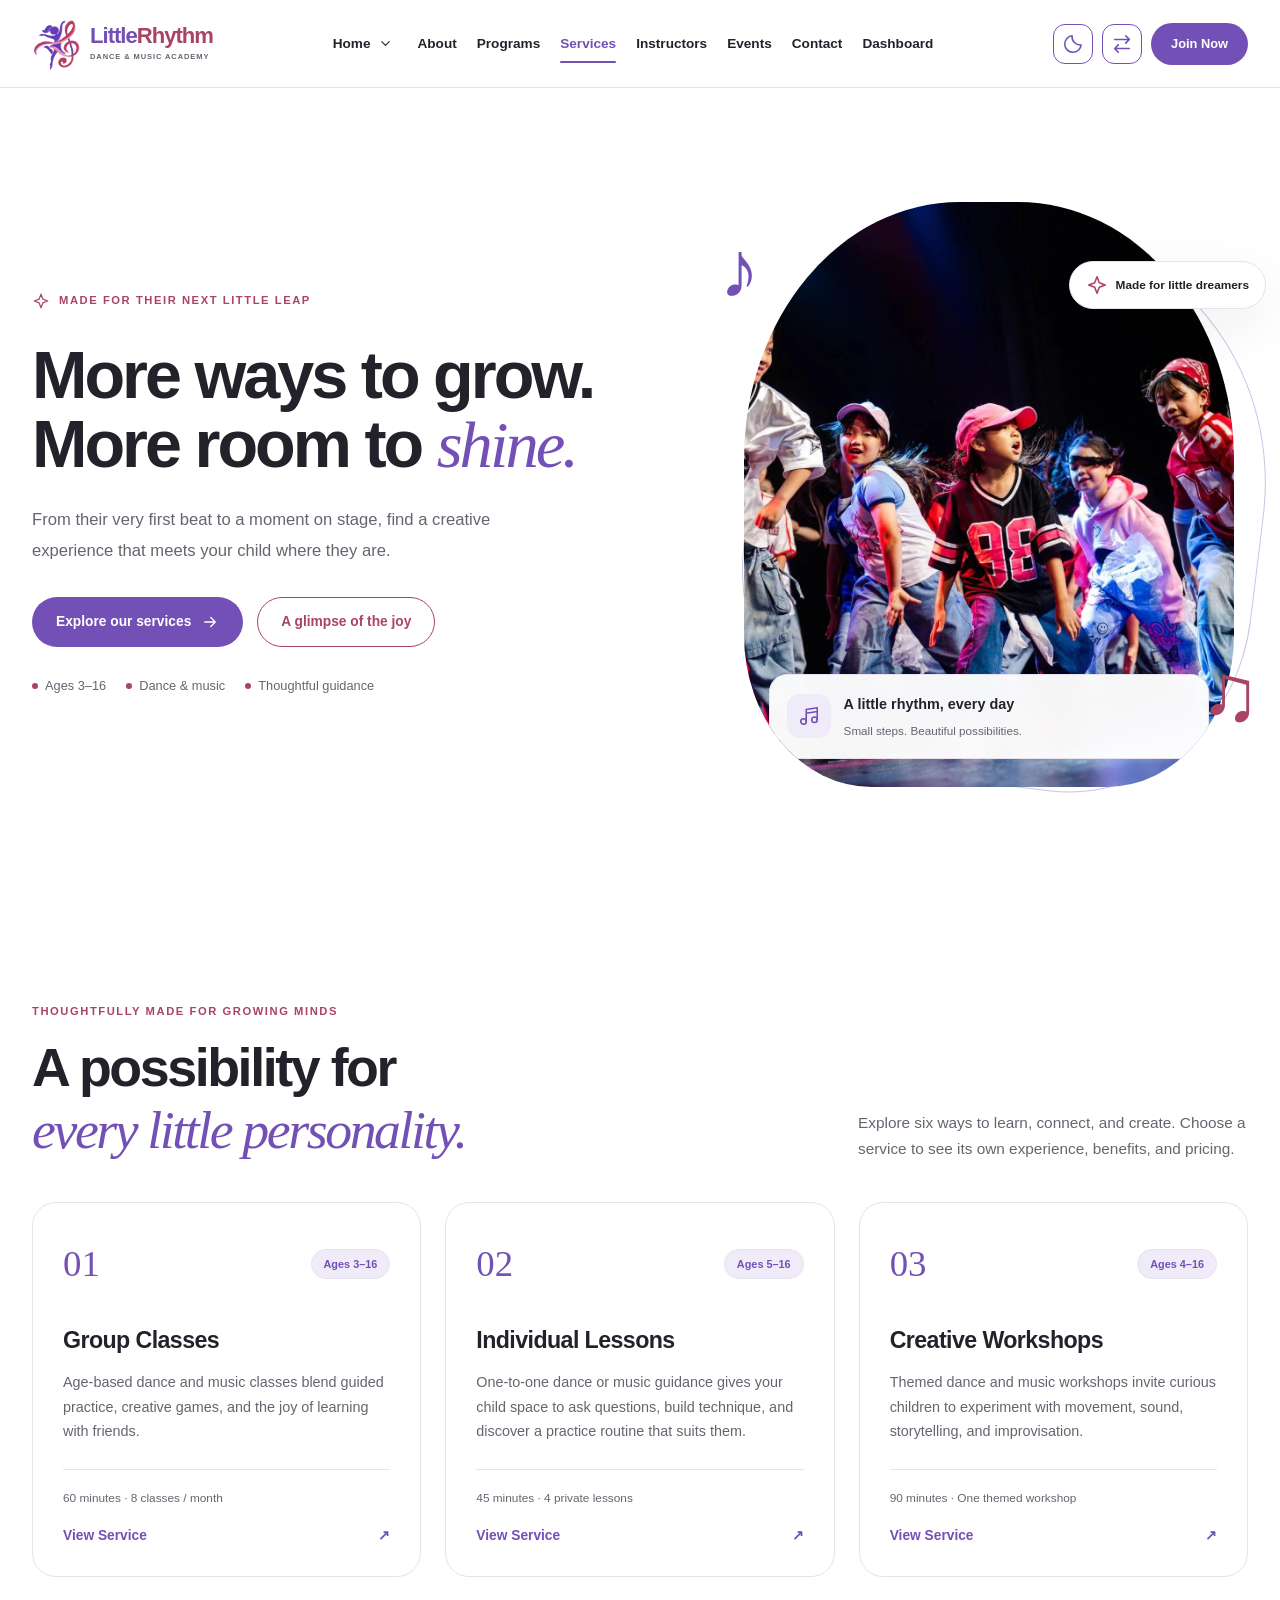
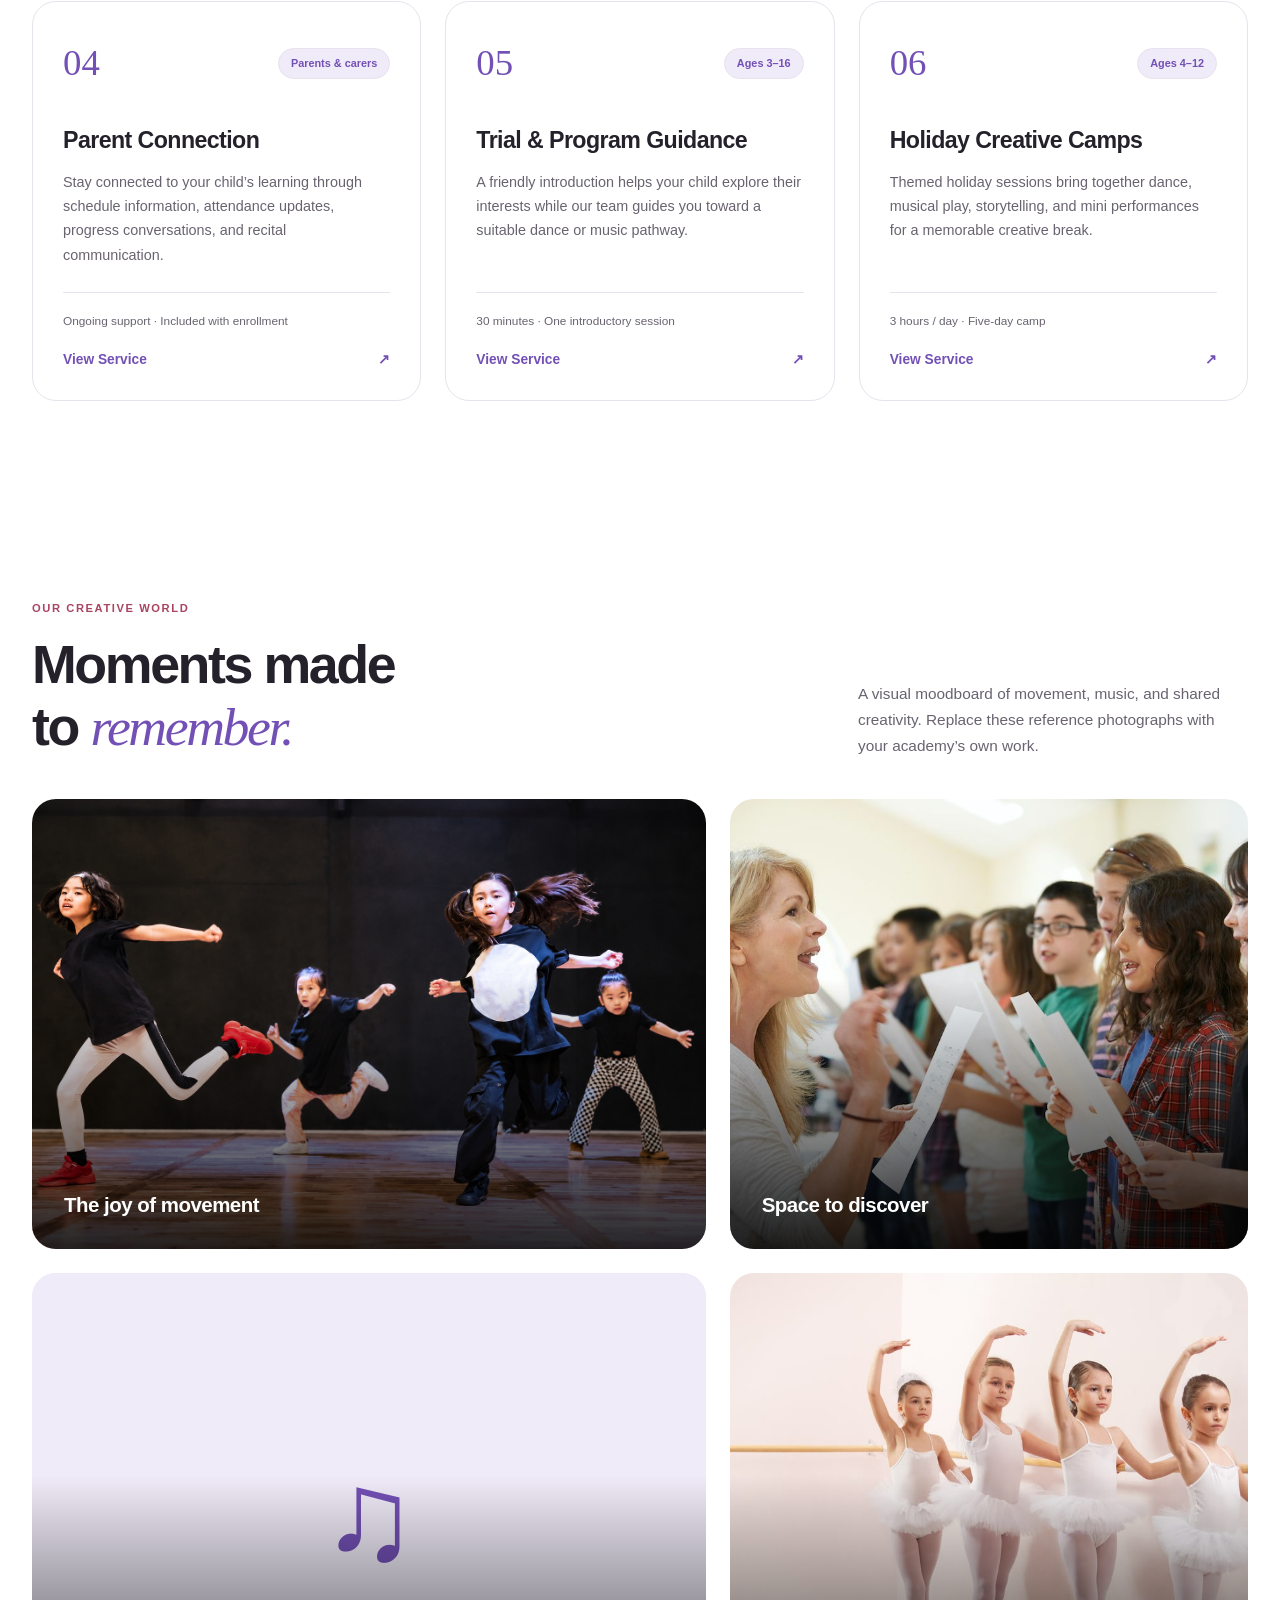
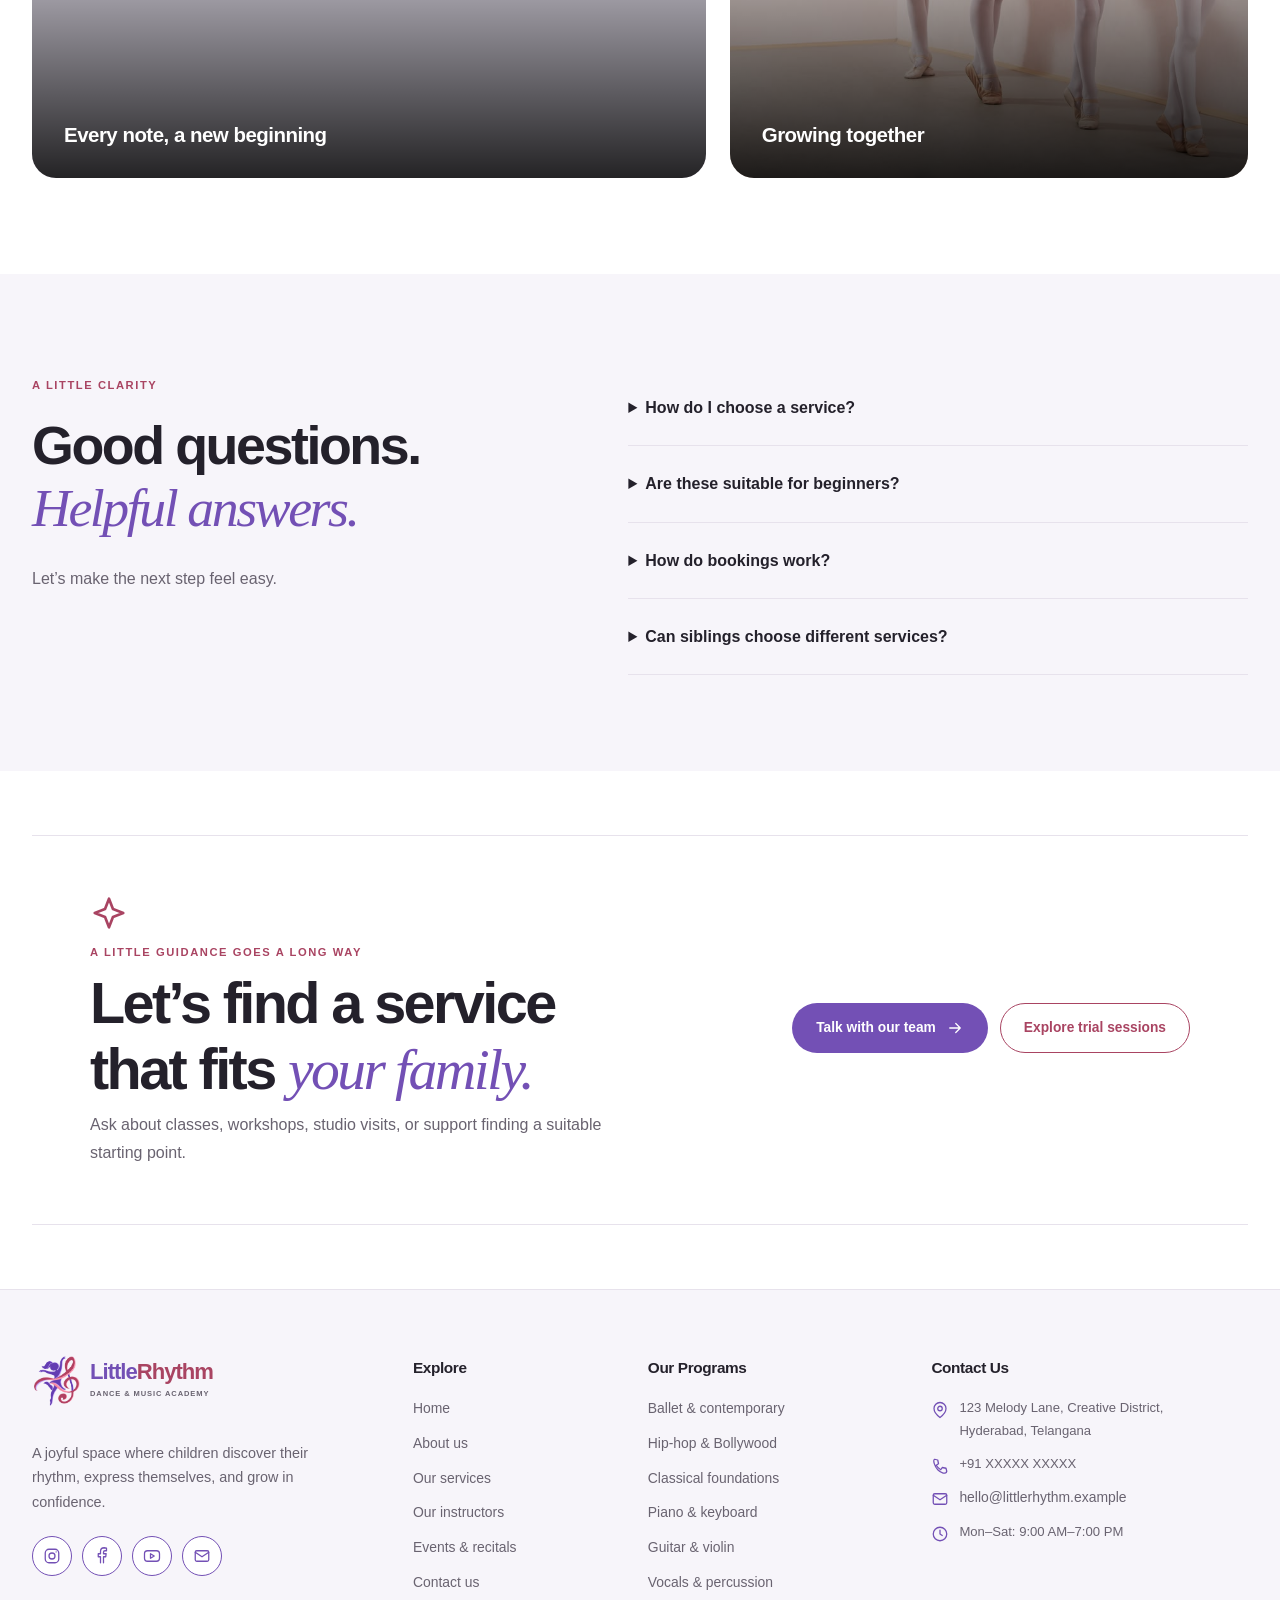
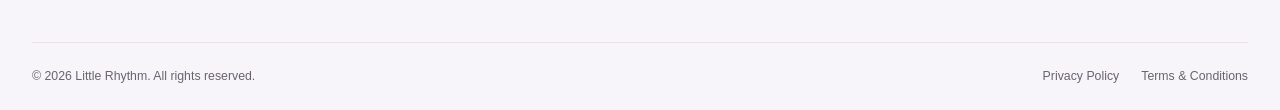
<file: services.html>
<!DOCTYPE html>
<html lang="en" dir="ltr" data-theme="light">

<head>
  <meta charset="UTF-8">
  <meta name="viewport" content="width=device-width, initial-scale=1.0">

  <title>Services | Little Rhythm</title>
  <meta name="description" content="Explore Little Rhythm’s creative learning services for children and families.">

  <link rel="icon" type="image/png" href="images/logo.png">
  <link rel="preconnect" href="https://images.unsplash.com">
  <link rel="stylesheet" href="services.css">
  <script src="services.js" defer></script>
</head>

<body>

  <svg class="svg-library" xmlns="http://www.w3.org/2000/svg" aria-hidden="true">
    <symbol id="sun" viewBox="0 0 24 24">
      <circle cx="12" cy="12" r="4" />
      <path d="M12 2v2m0 16v2M2 12h2m16 0h2M5 5l1.5 1.5m11 11L19 19M5 19l1.5-1.5m11-11L19 5" />
    </symbol>

    <symbol id="moon" viewBox="0 0 24 24">
      <path d="M20.9 13A9 9 0 0 1 11 3.1 9 9 0 1 0 20.9 13Z" />
    </symbol>

    <symbol id="direction" viewBox="0 0 24 24">
      <path d="M4 7h16m-4-4 4 4-4 4M20 17H4m4-4-4 4 4 4" />
    </symbol>

    <symbol id="menu" viewBox="0 0 24 24">
      <path d="M4 6h16M4 12h16M4 18h16" />
    </symbol>

    <symbol id="close" viewBox="0 0 24 24">
      <path d="m6 6 12 12M18 6 6 18" />
    </symbol>

    <symbol id="chevron" viewBox="0 0 24 24">
      <path d="m6 9 6 6 6-6" />
    </symbol>

    <symbol id="arrow" viewBox="0 0 24 24">
      <path d="M5 12h14m-6-6 6 6-6 6" />
    </symbol>

    <symbol id="music" viewBox="0 0 24 24">
      <path d="M9 18V5l12-2v13M9 9l12-2" />
      <ellipse cx="6" cy="18" rx="3" ry="3" />
      <ellipse cx="18" cy="16" rx="3" ry="3" />
    </symbol>

    <symbol id="sparkles" viewBox="0 0 24 24">
      <path d="m12 3 2.5 6.5L21 12l-6.5 2.5L12 21l-2.5-6.5L3 12l6.5-2.5L12 3Z" />
    </symbol>

    <symbol id="heart" viewBox="0 0 24 24">
      <path
        d="M20.8 4.6a5.5 5.5 0 0 0-7.8 0L12 5.7l-1.1-1.1a5.5 5.5 0 0 0-7.8 7.8L12 21l8.8-8.6a5.5 5.5 0 0 0 0-7.8Z" />
    </symbol>

    <symbol id="users" viewBox="0 0 24 24">
      <circle cx="9" cy="7" r="4" />
      <path d="M16 21v-2a4 4 0 0 0-4-4H6a4 4 0 0 0-4 4v2m20 0v-2a4 4 0 0 0-3-3.87M16 3.13a4 4 0 0 1 0 7.75" />
    </symbol>

    <symbol id="check" viewBox="0 0 24 24">
      <path d="m5 12 4 4L19 6" />
    </symbol>

    <symbol id="calendar" viewBox="0 0 24 24">
      <rect x="3" y="5" width="18" height="16" rx="2" />
      <path d="M16 3v4M8 3v4M3 11h18" />
    </symbol>

    <symbol id="clock" viewBox="0 0 24 24">
      <circle cx="12" cy="12" r="9" />
      <path d="M12 7v5l3 2" />
    </symbol>

    <symbol id="pin" viewBox="0 0 24 24">
      <path d="M20 10c0 6-8 12-8 12S4 16 4 10a8 8 0 1 1 16 0Z" />
      <circle cx="12" cy="10" r="3" />
    </symbol>

    <symbol id="phone" viewBox="0 0 24 24">
      <path d="m5 3 4 1 1 5-3 2a16 16 0 0 0 6 6l2-3 5 1 1 4c-1 5-8 2-12-2S2 4 5 3Z" />
    </symbol>

    <symbol id="mail" viewBox="0 0 24 24">
      <rect x="3" y="5" width="18" height="14" rx="2" />
      <path d="m3 7 9 6 9-6" />
    </symbol>

    <symbol id="instagram" viewBox="0 0 24 24">
      <rect x="3" y="3" width="18" height="18" rx="5" />
      <circle cx="12" cy="12" r="4" />
      <path d="M17.5 6.5h.01" />
    </symbol>

    <symbol id="facebook" viewBox="0 0 24 24">
      <path d="M14 21v-8h3l.5-4H14V7c0-1 .3-2 2-2h2V1.5A22 22 0 0 0 15 1c-3 0-5 2-5 5v3H7v4h3v8" />
    </symbol>

    <symbol id="youtube" viewBox="0 0 24 24">
      <rect x="2" y="5" width="20" height="14" rx="4" />
      <path d="m10 9 5 3-5 3V9Z" />
    </symbol>

    <symbol id="book" viewBox="0 0 24 24">
      <path d="M12 5c-3-2-6-2-10-1v15c4-1 7-1 10 1 3-2 6-2 10-1V4c-4-1-7-1-10 1Zm0 0v15" />
    </symbol>

    <symbol id="award" viewBox="0 0 24 24">
      <circle cx="12" cy="8" r="5" />
      <path d="m8 12-2 9 6-3 6 3-2-9" />
    </symbol>
  </svg>

  <a class="skip-link" href="#main">Skip to content</a>


  <header class="site-header">
    <div class="container header-inner">
      <a class="brand" href="index.html" aria-label="Little Rhythm home">
        <span class="brand-mark">
          <img src="images/logo.png" alt="" data-fallback>
        </span>

        <span class="brand-copy">
          <strong>Little<span>Rhythm</span></strong>
          <small>DANCE & MUSIC ACADEMY</small>
        </span>
      </a>

      <nav id="navigation" class="navigation" aria-label="Main navigation">
        <div class="home-group">
          <div class="home-control">
            <a class="nav-link" href="index.html">
              Home
            </a>

            <button id="homeToggle" class="dropdown-toggle" type="button" aria-label="Show home pages"
              aria-expanded="false" aria-controls="homeDropdown">
              <svg class="icon" aria-hidden="true">
                <use href="#chevron" />
              </svg>
            </button>
          </div>

          <div id="homeDropdown" class="home-dropdown" hidden>
            <a href="index.html">Home 1 — Classic</a>
            <a href="home2.html">Home 2 — Premium</a>
          </div>
        </div>

        <a class="nav-link" href="about.html">About</a>
        <a class="nav-link" href="programs.html">Programs</a>
        <a class="nav-link" href="service.html">Services</a>
        <a class="nav-link" href="instructors.html">Instructors</a>
        <a class="nav-link" href="events.html">Events</a>
        <a class="nav-link" href="contact.html">Contact</a>
        <a class="nav-link" href="dashboard.html">Dashboard</a>

        <a class="button button-primary nav-cta" href="signup.html">
          Join Now
        </a>
      </nav>

      <div class="header-actions">
        <button class="icon-button preference-button" id="themeToggle" type="button" aria-label="Switch to dark mode"
          title="Switch to dark mode">
          <svg class="icon" aria-hidden="true">
            <use href="#moon" />
          </svg>
        </button>

        <button class="icon-button preference-button" id="directionToggle" type="button"
          aria-label="Switch to right-to-left layout" title="Switch to right-to-left layout" aria-pressed="false">
          <svg class="icon" aria-hidden="true">
            <use href="#direction" />
          </svg>
        </button>

        <a class="button button-primary header-cta" href="signup.html">
          Join Now
        </a>

        <button class="icon-button menu-toggle" id="menuToggle" type="button" aria-label="Open navigation"
          aria-expanded="false" aria-controls="navigation">
          <svg class="icon" aria-hidden="true">
            <use href="#menu" />
          </svg>
        </button>
      </div>
    </div>
  </header>

  <main id="main">
    <section class="hero" aria-labelledby="heroTitle">
      <div class="container hero-grid">
        <div class="hero-content">
          <span class="eyebrow">
            <svg class="icon" aria-hidden="true"><use href="#sparkles"/></svg>
            MADE FOR THEIR NEXT LITTLE LEAP
          </span>

          <h1 id="heroTitle">
            More ways to grow.<br>
            More room to <em>shine.</em>
          </h1>

          <p>
            From their very first beat to a moment on stage, find a
            creative experience that meets your child where they are.
          </p>

          <div class="button-row">
            <a class="button button-primary" href="#services">
              Explore our services
              <svg class="icon directional" aria-hidden="true"><use href="#arrow"/></svg>
            </a>
            <a class="button button-secondary" href="#gallery">
              A glimpse of the joy
            </a>
          </div>

          <div class="hero-details">
            <span><i></i> Ages 3–16</span>
            <span><i></i> Dance & music</span>
            <span><i></i> Thoughtful guidance</span>
          </div>
        </div>

        <div class="hero-art">
          <div class="hero-image-wrap">
            <img
              class="hero-image"
              src="./images/hip hop 3.jpg"
              alt="Dancers sharing an expressive performance"
              fetchpriority="high"
              width="1000"
              height="1200"
              data-fallback
            >

            <div class="image-caption">
              <span class="caption-icon">
                <svg class="icon" aria-hidden="true"><use href="#music"/></svg>
              </span>
              <div>
                <strong>A little rhythm, every day</strong>
                <small>Small steps. Beautiful possibilities.</small>
              </div>
            </div>
          </div>

          <span class="floating-note note-one" aria-hidden="true">♪</span>
          <span class="floating-note note-two" aria-hidden="true">♫</span>

          <div class="floating-label">
            <svg class="icon" aria-hidden="true"><use href="#sparkles"/></svg>
            Made for little dreamers
          </div>
        </div>
      </div>
    </section>
    <section class="section" id="services">
      <div class="container">
        <div class="section-heading">
          <div><span class="eyebrow">THOUGHTFULLY MADE FOR GROWING MINDS</span>
            <h2>A possibility for<br><em>every little personality.</em></h2>
          </div>
          <p>Explore six ways to learn, connect, and create. Choose a service to see its own experience, benefits, and
            pricing.</p>
        </div>
        <div class="offerings">
          <article class="offering reveal" id="group">
            <div class="offering-top"><span class="service-index">01</span><span class="pill">Ages 3–16</span></div>
            <h3>Group Classes</h3>
            <p>Age-based dance and music classes blend guided practice, creative games, and the joy of learning with
              friends.</p>
            <div class="offering-meta">60 minutes · 8 classes / month</div><a class="text-link"
              href="service%20detail.html?service=group" aria-label="View service: Group Classes">View Service <span
                aria-hidden="true">↗</span></a>
          </article>
          <article class="offering reveal" id="individual">
            <div class="offering-top"><span class="service-index">02</span><span class="pill">Ages 5–16</span></div>
            <h3>Individual Lessons</h3>
            <p>One-to-one dance or music guidance gives your child space to ask questions, build technique, and discover
              a practice routine that suits them.</p>
            <div class="offering-meta">45 minutes · 4 private lessons</div><a class="text-link"
              href="service%20detail.html?service=individual" aria-label="View service: Individual Lessons">View Service
              <span aria-hidden="true">↗</span></a>
          </article>
          <article class="offering reveal" id="workshops">
            <div class="offering-top"><span class="service-index">03</span><span class="pill">Ages 4–16</span></div>
            <h3>Creative Workshops</h3>
            <p>Themed dance and music workshops invite curious children to experiment with movement, sound,
              storytelling, and improvisation.</p>
            <div class="offering-meta">90 minutes · One themed workshop</div><a class="text-link"
              href="service%20detail.html?service=workshops" aria-label="View service: Creative Workshops">View Service
              <span aria-hidden="true">↗</span></a>
          </article>
          <article class="offering reveal" id="parent">
            <div class="offering-top"><span class="service-index">04</span><span class="pill">Parents & carers</span>
            </div>
            <h3>Parent Connection</h3>
            <p>Stay connected to your child’s learning through schedule information, attendance updates, progress
              conversations, and recital communication.</p>
            <div class="offering-meta">Ongoing support · Included with enrollment</div><a class="text-link"
              href="service%20detail.html?service=parent" aria-label="View service: Parent Connection">View Service
              <span aria-hidden="true">↗</span></a>
          </article>
          <article class="offering reveal" id="trial">
            <div class="offering-top"><span class="service-index">05</span><span class="pill">Ages 3–16</span></div>
            <h3>Trial & Program Guidance</h3>
            <p>A friendly introduction helps your child explore their interests while our team guides you toward a
              suitable dance or music pathway.</p>
            <div class="offering-meta">30 minutes · One introductory session</div><a class="text-link"
              href="service%20detail.html?service=trial" aria-label="View service: Trial & Program Guidance">View
              Service <span aria-hidden="true">↗</span></a>
          </article>
          <article class="offering reveal" id="camps">
            <div class="offering-top"><span class="service-index">06</span><span class="pill">Ages 4–12</span></div>
            <h3>Holiday Creative Camps</h3>
            <p>Themed holiday sessions bring together dance, musical play, storytelling, and mini performances for a
              memorable creative break.</p>
            <div class="offering-meta">3 hours / day · Five-day camp</div><a class="text-link"
              href="service%20detail.html?service=camps" aria-label="View service: Holiday Creative Camps">View Service
              <span aria-hidden="true">↗</span></a>
          </article>
        </div>
      </div>
    </section>
    <section class="section" id="gallery">
      <div class="container">
        <div class="section-heading">
          <div><span class="eyebrow">OUR CREATIVE WORLD</span>
            <h2>Moments made<br>to <em>remember.</em></h2>
          </div>
          <p>A visual moodboard of movement, music, and shared creativity. Replace these reference photographs with your
            academy’s own work.</p>
        </div>
        <div class="work-gallery">
          <figure><img src="./images/hip hop 1.png" alt="Expressive dancers on stage" loading="lazy" data-fallback>
            <figcaption>
              <h3>The joy of movement</h3>
            </figcaption>
          </figure>
          <figure><img src="./images/vocals 1.jpg" alt="A collaborative learning space" loading="lazy" data-fallback>
            <figcaption>
              <h3>Space to discover</h3>
            </figcaption>
          </figure>
          <figure><img src="./images/ballet2.jpg" alt="Dancers moving together" loading="lazy" data-fallback>
            <figcaption>
              <h3>Growing together</h3>
            </figcaption>
          </figure>
          <figure><img
              src="https://images.unsplash.com/photo-1511379938547-c1f69419868d?auto=format&fit=crop&w=1400&q=85"
              alt="A music studio with instruments" loading="lazy" data-fallback>
            <figcaption>
              <h3>Every note, a new beginning</h3>
            </figcaption>
          </figure>
        </div>
      </div>
    </section>
    <section class="section section-alt" id="faqs">
      <div class="container faq-layout">
        <div><span class="eyebrow">A LITTLE CLARITY</span>
          <h2>Good questions.<br><em>Helpful answers.</em></h2>
          <p>Let’s make the next step feel easy.</p>
        </div>
        <div class="faq-list">
          <details>
            <summary>How do I choose a service?</summary>
            <p>Start with your child’s interests and comfort. Trial & Program Guidance is a friendly first step if you
              are unsure.</p>
          </details>
          <details>
            <summary>Are these suitable for beginners?</summary>
            <p>Yes. We recommend an age-appropriate starting point and discuss any experience needed for a specific
              session.</p>
          </details>
          <details>
            <summary>How do bookings work?</summary>
            <p>Send an enquiry using the contact page. A place is confirmed only after the academy checks availability
              and shares the final fees.</p>
          </details>
          <details>
            <summary>Can siblings choose different services?</summary>
            <p>Yes. Each child can follow a different creative pathway. Ask the team about compatible schedules.</p>
          </details>
        </div>
      </div>
    </section>
    <section class="section final-section" aria-labelledby="finalTitle">
      <div class="container">
        <div class="final-cta final-cta--services reveal">
          <svg class="icon final-icon" aria-hidden="true">
            <use href="#sparkles" />
          </svg>

          <span class="eyebrow">A LITTLE GUIDANCE GOES A LONG WAY</span>

          <h2 id="finalTitle">
            Let’s find a service<br>that fits <em>your family.</em>
          </h2>

          <p>
            Ask about classes, workshops, studio visits, or support
            finding a suitable starting point.
          </p>

          <div class="final-cta-actions">
            <a class="button button-primary" id="serviceEnquiry" href="contact.html">
              Talk with our team
              <svg class="icon directional" aria-hidden="true">
                <use href="#arrow" />
              </svg>
            </a>
            <a class="button button-secondary" href="#trial">
              Explore trial sessions
            </a>
          </div>
        </div>
      </div>
    </section>
  </main>
  <footer class="site-footer">
    <div class="container footer-grid">
      <div class="footer-brand">
        <a class="brand" href="index.html" aria-label="Little Rhythm home">
          <span class="brand-mark">
            <img src="images/logo.png" alt="" data-fallback>
          </span>
          <span class="brand-copy">
            <strong>Little<span>Rhythm</span></strong>
            <small>DANCE & MUSIC ACADEMY</small>
          </span>
        </a>

        <p>
          A joyful space where children discover their rhythm,
          express themselves, and grow in confidence.
        </p>


        <div class="social-links" aria-label="Social media">
          <a href="https://www.instagram.com/" target="_blank" rel="noopener noreferrer" aria-label="Instagram">
            <svg class="icon" aria-hidden="true">
              <use href="#instagram" />
            </svg>
          </a>

          <a href="https://www.facebook.com/" target="_blank" rel="noopener noreferrer" aria-label="Facebook">
            <svg class="icon" aria-hidden="true">
              <use href="#facebook" />
            </svg>
          </a>

          <a href="https://www.youtube.com/" target="_blank" rel="noopener noreferrer" aria-label="YouTube">
            <svg class="icon" aria-hidden="true">
              <use href="#youtube" />
            </svg>
          </a>

          <a href="mailto:hello@littlerhythm.example" aria-label="Email us">
            <svg class="icon" aria-hidden="true">
              <use href="#mail" />
            </svg>
          </a>
        </div>
      </div>

      <div class="footer-column">
        <h3>Explore</h3>
        <a href="index.html">Home</a>
        <a href="about.html">About us</a>
        <a href="service.html">Our services</a>
        <a href="instructors.html">Our instructors</a>
        <a href="events.html">Events & recitals</a>
        <a href="contact.html">Contact us</a>
      </div>

      <div class="footer-column">
        <h3>Our Programs</h3>
        <a href="programs.html#ballet">Ballet & contemporary</a>
        <a href="programs.html#hiphop">Hip-hop & Bollywood</a>
        <a href="programs.html#classical">Classical foundations</a>
        <a href="programs.html#piano">Piano & keyboard</a>
        <a href="programs.html#guitar">Guitar & violin</a>
        <a href="programs.html#vocals">Vocals & percussion</a>
      </div>

      <div class="footer-column contact-column">
        <h3>Contact Us</h3>


        <div class="contact-item">
          <svg class="icon" aria-hidden="true">
            <use href="#pin" />
          </svg>
          <span>
            123 Melody Lane, Creative District,<br>
            Hyderabad, Telangana
          </span>
        </div>

        <div class="contact-item">
          <svg class="icon" aria-hidden="true">
            <use href="#phone" />
          </svg>
          <span>+91 XXXXX XXXXX</span>
        </div>

        <a class="contact-item" href="mailto:hello@littlerhythm.example">
          <svg class="icon" aria-hidden="true">
            <use href="#mail" />
          </svg>
          <span>hello@littlerhythm.example</span>
        </a>

        <div class="contact-item">
          <svg class="icon" aria-hidden="true">
            <use href="#clock" />
          </svg>
          <span>Mon–Sat: 9:00 AM–7:00 PM</span>
        </div>
      </div>
    </div>

    <div class="container footer-bottom">
      <p>
        © <span id="year">2026</span> Little Rhythm.
        All rights reserved.
      </p>

      <div>
        <a href="privacy.html">Privacy Policy</a>
        <a href="terms.html">Terms & Conditions</a>
      </div>
    </div>
  </footer>
</body>

</html>
</file>
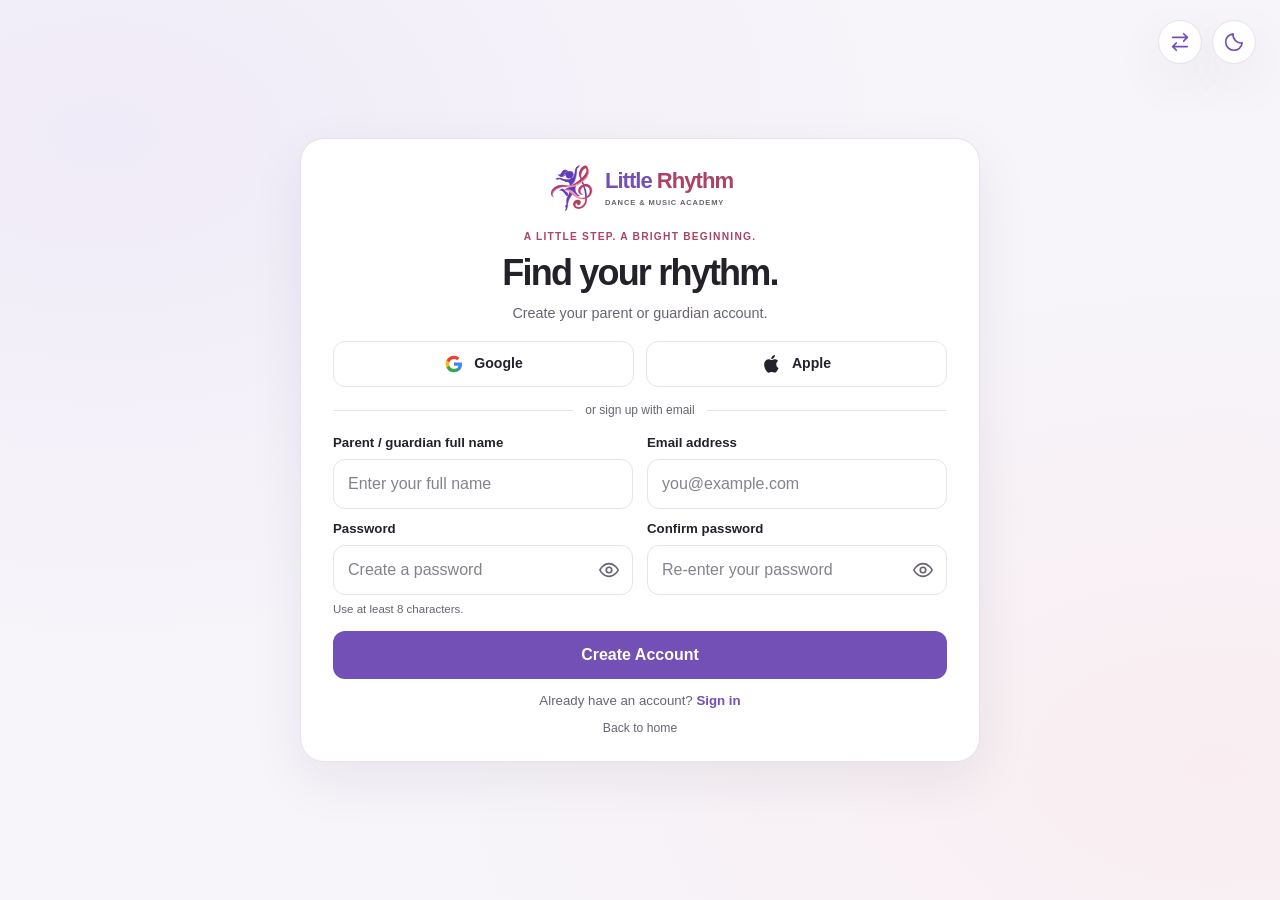
<file: signup.html>
<!DOCTYPE html>
<html lang="en" dir="ltr" data-theme="light">
<head>
  <meta charset="UTF-8">
  <meta name="viewport" content="width=device-width, initial-scale=1.0">

  <title>Sign Up | Little Rhythm</title>

  <link rel="icon" href="images/logo.png" type="image/png">
  <link rel="stylesheet" href="signup.css">
  <script src="signup.js" defer></script>
</head>

<body>

  <div class="page-controls" aria-label="Display preferences">
    <button
      class="icon-button"
      id="directionToggle"
      type="button"
      aria-label="Switch to right-to-left layout"
      aria-pressed="false"
      title="Switch layout direction"
    >
      <svg viewBox="0 0 24 24" aria-hidden="true">
        <path d="M4 7h16m-4-4 4 4-4 4M20 17H4m4-4-4 4 4 4"/>
      </svg>
    </button>

    <button
      class="icon-button"
      id="themeToggle"
      type="button"
      aria-label="Switch to dark mode"
      title="Switch to dark mode"
    >
      <svg viewBox="0 0 24 24" aria-hidden="true">
        <path
          class="moon-icon"
          d="M20.9 13A9 9 0 0 1 11 3.1 9 9 0 1 0 20.9 13Z"
        />
        <g class="sun-icon">
          <circle cx="12" cy="12" r="4"/>
          <path d="M12 2v2m0 16v2M2 12h2m16 0h2M5 5l1.5 1.5m11 11L19 19M5 19l1.5-1.5m11-11L19 5"/>
        </g>
      </svg>
    </button>
  </div>

  <main class="auth-page">
    <section class="auth-card signup-card" aria-labelledby="pageTitle">
      <a class="brand" href="index.html" aria-label="Little Rhythm home">
        <img
          class="brand-logo"
          src="images/logo.png"
          alt=""
          width="68"
          height="68"
        >
        <span class="brand-copy">
          <span class="brand-name">Little <span>Rhythm</span></span>
          <span class="brand-caption">DANCE &amp; MUSIC ACADEMY</span>
        </span>
      </a>

      <div class="auth-heading">
        <span class="eyebrow">A LITTLE STEP. A BRIGHT BEGINNING.</span>
        <h1 id="pageTitle">Find your rhythm.</h1>
        <p>Create your parent or guardian account.</p>
      </div>

      <div class="social-options" aria-label="Other sign-up options">
        <button class="social-button" type="button" data-provider="Google">
          <svg viewBox="0 0 24 24" aria-hidden="true">
            <path fill="#4285F4" d="M21.6 12.23c0-.71-.06-1.39-.18-2.05H12v3.88h5.38a4.6 4.6 0 0 1-2 3.02v2.51h3.24c1.9-1.75 2.98-4.33 2.98-7.36Z"/>
            <path fill="#34A853" d="M12 22c2.7 0 4.96-.9 6.62-2.41l-3.24-2.51c-.9.6-2.05.97-3.38.97-2.6 0-4.81-1.76-5.6-4.13H3.06v2.59A10 10 0 0 0 12 22Z"/>
            <path fill="#FBBC05" d="M6.4 13.92A6 6 0 0 1 6.08 12c0-.67.11-1.31.32-1.92V7.49H3.06A10 10 0 0 0 2 12c0 1.61.39 3.14 1.06 4.51l3.34-2.59Z"/>
            <path fill="#EA4335" d="M12 5.95c1.47 0 2.79.51 3.82 1.51l2.87-2.87A9.6 9.6 0 0 0 12 2a10 10 0 0 0-8.94 5.49l3.34 2.59c.79-2.37 3-4.13 5.6-4.13Z"/>
          </svg>
          <span>Google</span>
        </button>

        <button class="social-button" type="button" data-provider="Apple">
          <svg viewBox="0 0 24 24" aria-hidden="true">
            <path fill="currentColor" d="M17.05 12.54c.03 3.16 2.77 4.21 2.8 4.23-.02.07-.44 1.5-1.45 2.98-.88 1.28-1.79 2.55-3.23 2.58-1.41.03-1.87-.84-3.49-.84-1.61 0-2.12.81-3.46.87-1.39.05-2.45-1.39-3.34-2.67-1.82-2.63-3.21-7.43-1.34-10.67a5.17 5.17 0 0 1 4.39-2.66c1.37-.03 2.67.93 3.5.93.84 0 2.4-1.15 4.04-.98.69.03 2.62.28 3.86 2.1-.1.06-2.3 1.34-2.28 4.13ZM14.39 4.57c.74-.9 1.24-2.16 1.1-3.41-1.07.04-2.37.71-3.14 1.61-.69.79-1.3 2.06-1.14 3.28 1.2.09 2.43-.61 3.18-1.48Z"/>
          </svg>
          <span>Apple</span>
        </button>
      </div>

      <div class="divider"><span>or sign up with email</span></div>

      <form id="authForm" data-signup>
        <div class="field">
          <label for="fullName">Parent / guardian full name</label>
          <input
            id="fullName"
            name="fullName"
            type="text"
            placeholder="Enter your full name"
            autocomplete="name"
            required
          >
        </div>

        <div class="field">
          <label for="email">Email address</label>
          <input
            id="email"
            name="email"
            type="email"
            placeholder="you@example.com"
            autocomplete="email"
            required
          >
        </div>

        <div class="field">
          <label for="password">Password</label>
          <div class="password-field">
            <input
              id="password"
              name="password"
              type="password"
              placeholder="Create a password"
              autocomplete="new-password"
              minlength="8"
              aria-describedby="passwordHelp"
              required
            >
            <button
              class="password-toggle"
              type="button"
              data-password="password"
              aria-label="Show password"
              aria-controls="password"
              aria-pressed="false"
            >
              <svg viewBox="0 0 24 24" aria-hidden="true">
                <path d="M2 12s3.5-7 10-7 10 7 10 7-3.5 7-10 7S2 12 2 12Z"/>
                <circle cx="12" cy="12" r="3"/>
                <path class="eye-slash" d="m3 3 18 18"/>
              </svg>
            </button>
          </div>
          <small id="passwordHelp">Use at least 8 characters.</small>
        </div>

        <div class="field">
          <label for="confirmPassword">Confirm password</label>
          <div class="password-field">
            <input
              id="confirmPassword"
              name="confirmPassword"
              type="password"
              placeholder="Re-enter your password"
              autocomplete="new-password"
              minlength="8"
              required
            >
            <button
              class="password-toggle"
              type="button"
              data-password="confirmPassword"
              aria-label="Show password"
              aria-controls="confirmPassword"
              aria-pressed="false"
            >
              <svg viewBox="0 0 24 24" aria-hidden="true">
                <path d="M2 12s3.5-7 10-7 10 7 10 7-3.5 7-10 7S2 12 2 12Z"/>
                <circle cx="12" cy="12" r="3"/>
                <path class="eye-slash" d="m3 3 18 18"/>
              </svg>
            </button>
          </div>
        </div>

        <button class="submit-button" type="submit">Create Account</button>
      </form>

      <p class="form-status" id="formStatus" role="status"></p>

      <p class="auth-switch">
        Already have an account?
        <a href="login.html">Sign in</a>
      </p>

      <a class="back-link" href="index.html">Back to home</a>
    </section>
  </main>
</body>
</html>
</file>
<file: index.css>
:root {
  --primary: #7350b5;
  --secondary: #a94462;

  --bg: #ffffff;
  --bg-alt: #f7f5fa;
  --surface: #ffffff;
  --text: #24212b;
  --muted: #696370;
  --border: #e7e2ec;

  --header-bg: rgb(255 255 255 / 96%);
  --footer-bg: #f7f5fa;
  --soft-primary: #f0ebf8;
  --soft-secondary: #f9edf1;

  --shadow: 0 18px 55px rgb(35 24 49 / 7%);
  --radius: 24px;
  --header-height: 88px;

  color-scheme: light;
}

[data-theme="dark"] {
  --primary: #b69ae8;
  --secondary: #ef9ab2;

  --bg: #151319;
  --bg-alt: #1c1921;
  --surface: #24202b;
  --text: #f4f0f8;
  --muted: #bcb4c5;
  --border: #3a3343;

  --header-bg: rgb(21 19 25 / 96%);
  --footer-bg: #1c1921;
  --soft-primary: #2c243a;
  --soft-secondary: #36252e;

  --shadow: 0 18px 55px rgb(0 0 0 / 20%);

  color-scheme: dark;
}



*,
*::before,
*::after {
  box-sizing: border-box;
}

html {
  scroll-behavior: smooth;
  scroll-padding-top: calc(var(--header-height) + 20px);
}

body {
  margin: 0;
  background: var(--bg);
  color: var(--text);
  font-family: "Segoe UI", Arial, sans-serif;
  line-height: 1.7;
  overflow-wrap: break-word;
  transition: background-color .25s, color .25s;
}

body.menu-open {
  overflow: hidden;
}

h1,
h2,
h3,
p {
  margin: 0;
}

h1,
h2,
h3 {
  line-height: 1.15;
}

h1,
h2 {
  letter-spacing: -.045em;
}

h2 {
  font-size: clamp(2.3rem, 4.2vw, 3.7rem);
  font-weight: 750;
}

h3 {
  font-size: 1.28rem;
  letter-spacing: -.025em;
}

p {
  color: var(--muted);
}

p + p {
  margin-block-start: 16px;
}

em {
  color: var(--primary);
  font-family: Georgia, "Times New Roman", serif;
  font-weight: 500;
}

a {
  color: inherit;
  text-decoration: none;
}

button,
input {
  font: inherit;
}

button {
  color: inherit;
}

button,
a {
  -webkit-tap-highlight-color: transparent;
}

button {
  cursor: pointer;
}

img {
  display: block;
  max-width: 100%;
}

svg {
  display: inline-block;
}

[hidden] {
  display: none !important;
}

:focus-visible {
  outline: 3px solid var(--secondary);
  outline-offset: 5px;
}

::selection {
  background: var(--primary);
  color: var(--bg);
}

.container {
  width: min(1320px, calc(100% - 64px));
  margin-inline: auto;
}

.section {
  padding-block: 96px;
}

.section-alt {
  background: var(--bg-alt);
}

.svg-library {
  position: absolute;
  width: 0;
  height: 0;
  overflow: hidden;
}

.icon {
  width: 22px;
  height: 22px;
  fill: none;
  stroke: currentColor;
  stroke-width: 1.7;
  stroke-linecap: round;
  stroke-linejoin: round;
  flex-shrink: 0;
  vertical-align: middle;
}

.skip-link {
  position: fixed;
  inset-block-start: 12px;
  inset-inline-start: 12px;
  z-index: 200;
  padding: 12px 20px;
  background: var(--primary);
  color: var(--bg);
  border-radius: 10px;
  transform: translateY(-160%);
}

.skip-link:focus {
  transform: translateY(0);
}



.eyebrow {
  display: inline-flex;
  align-items: center;
  gap: 9px;
  color: var(--secondary);
  font-size: .7rem;
  font-weight: 800;
  letter-spacing: .14em;
  line-height: 1.6;
}

.eyebrow .icon {
  width: 18px;
  height: 18px;
}

.button {
  min-height: 50px;
  display: inline-flex;
  align-items: center;
  justify-content: center;
  gap: 10px;
  padding: 13px 23px;
  border: 1px solid transparent;
  border-radius: 999px;
  font-size: .86rem;
  font-weight: 700;
  line-height: 1.4;
  text-align: center;
  transition:
    background-color .25s,
    border-color .25s,
    color .25s,
    transform .25s;
}

.button-primary {
  background: var(--primary);
  color: var(--bg);
}

.button-secondary {
  background: transparent;
  border-color: var(--secondary);
  color: var(--secondary);
}

.button .icon {
  width: 18px;
  height: 18px;
}

.button-row {
  display: flex;
  flex-wrap: wrap;
  align-items: center;
  gap: 14px;
}

.text-link {
  display: inline-flex;
  align-items: center;
  gap: 10px;
  color: var(--primary);
  font-size: .86rem;
  font-weight: 750;
  line-height: 1.5;
}

.text-link .icon {
  width: 18px;
  height: 18px;
  transition: translate .25s;
}

.section-heading {
  display: flex;
  align-items: flex-end;
  justify-content: space-between;
  gap: 40px;
  margin-block-end: 40px;
}

.section-heading h2 {
  margin-block-start: 14px;
}

.section-heading > p {
  max-width: 390px;
  font-size: .96rem;
}

.section-heading.centered {
  max-width: 780px;
  margin-inline: auto;
  flex-direction: column;
  align-items: center;
  text-align: center;
  gap: 0;
}

.section-heading.centered > p {
  max-width: 650px;
  margin-block-start: 22px;
}

.three-grid {
  display: grid;
  grid-template-columns: repeat(3, minmax(0, 1fr));
  gap: 24px;
}

.four-grid {
  display: grid;
  grid-template-columns: repeat(4, minmax(0, 1fr));
  gap: 24px;
}

.card-kicker {
  color: var(--secondary);
  font-size: .65rem;
  font-weight: 800;
  letter-spacing: .1em;
  line-height: 1.6;
}

.feature-icon {
  width: 52px;
  height: 52px;
  display: grid;
  place-items: center;
  flex-shrink: 0;
  border-radius: 16px;
  background: var(--soft-primary);
  color: var(--primary);
  transition: background-color .3s, color .3s, transform .3s;
}

.feature-icon .icon {
  width: 25px;
  height: 25px;
}



.site-header {
  position: sticky;
  inset-block-start: 0;
  z-index: 100;
  height: var(--header-height);
  border-bottom: 1px solid var(--border);
  background: var(--header-bg);
  backdrop-filter: blur(18px);
}

.header-inner {
  height: 100%;
  display: flex;
  align-items: center;
  justify-content: space-between;
  gap: 24px;
}

.brand {
  display: inline-flex;
  align-items: center;
  gap: 10px;
  flex-shrink: 0;
}

.brand-mark {
  width: 48px;
  height: 52px;
  display: grid;
  place-items: center;
}

.brand-mark img {
  width: 100%;
  height: 100%;
  object-fit: contain;
}

.brand-copy {
  display: flex;
  flex-direction: column;
  gap: 4px;
}

.brand-copy strong {
  color: var(--primary);
  font-size: 1.38rem;
  font-weight: 800;
  line-height: 1.1;
  letter-spacing: -.045em;
}

.brand-copy strong span {
  color: var(--secondary);
}

.brand-copy small {
  color: var(--muted);
  font-size: .47rem;
  font-weight: 750;
  letter-spacing: .12em;
  line-height: 1.4;
}

.navigation {
  display: flex;
  align-items: center;
  gap: 20px;
}

.nav-link {
  position: relative;
  display: inline-flex;
  padding-block: 10px;
  font-size: .85rem;
  font-weight: 650;
  white-space: nowrap;
  transition: color .2s;
}

.nav-link.active {
  color: var(--primary);
}

.nav-link.active::after {
  content: "";
  position: absolute;
  inset-inline: 0;
  inset-block-end: 2px;
  height: 2px;
  border-radius: 5px;
  background: var(--primary);
}

.home-group {
  position: relative;
}

.home-control {
  display: flex;
  align-items: center;
  gap: 3px;
}

.dropdown-toggle {
  width: 24px;
  height: 30px;
  display: grid;
  place-items: center;
  padding: 0;
  border: 0;
  background: transparent;
  color: var(--text);
}

.dropdown-toggle .icon {
  width: 15px;
  height: 15px;
  transition: transform .2s;
}

.dropdown-toggle[aria-expanded="true"] .icon {
  transform: rotate(180deg);
}

.home-dropdown {
  position: absolute;
  inset-block-start: calc(100% + 14px);
  inset-inline-start: 0;
  min-width: 220px;
  padding: 9px;
  background: var(--surface);
  border: 1px solid var(--border);
  border-radius: 16px;
  box-shadow: var(--shadow);
}

.home-dropdown a {
  display: block;
  padding: 12px 14px;
  border-radius: 10px;
  font-size: .84rem;
  font-weight: 650;
  transition: background-color .2s, color .2s;
}

.home-dropdown a.active {
  color: var(--primary);
  background: var(--soft-primary);
}

.header-actions {
  display: flex;
  align-items: center;
  gap: 9px;
  flex-shrink: 0;
}

.icon-button {
  width: 40px;
  height: 40px;
  display: inline-flex;
  align-items: center;
  justify-content: center;
  padding: 0;
  border: 1px solid var(--border);
  border-radius: 12px;
  background: var(--surface);
  transition: border-color .2s, color .2s, background-color .2s;
}

.preference-button {
  border-color: var(--primary);
  color: var(--primary);
}

.preference-button:hover {
  border-color: var(--secondary);
  color: var(--secondary);
  background: var(--soft-secondary);
}

.header-cta {
  min-height: 42px;
  padding: 10px 19px;
  font-size: .8rem;
}

.menu-toggle,
.nav-cta {
  display: none;
}



.hero {
  min-height: calc(100svh - var(--header-height));
  display: flex;
  align-items: center;
  padding-block: 54px;
  overflow: hidden;
}

.hero-grid {
  display: grid;
  grid-template-columns: 1.1fr .9fr;
  align-items: center;
  gap: 64px;
}

.hero-content {
  max-width: 700px;
}

.hero h1 {
  margin-block: 22px 25px;
  font-size: clamp(3.3rem, 5.2vw, 5.15rem);
  font-weight: 750;
  line-height: 1.05;
}

.hero-content > p {
  max-width: 530px;
  font-size: 1.04rem;
  line-height: 1.85;
}

.hero .button-row {
  margin-block-start: 30px;
}

.hero-details {
  display: flex;
  flex-wrap: wrap;
  gap: 20px;
  margin-block-start: 30px;
  color: var(--muted);
  font-size: .78rem;
}

.hero-details > span {
  display: inline-flex;
  align-items: center;
  gap: 7px;
}

.hero-details i {
  width: 6px;
  height: 6px;
  border-radius: 50%;
  background: var(--secondary);
}

.hero-art {
  position: relative;
  min-width: 0;
  padding: 22px 14px;
}

.hero-art::before {
  content: "";
  position: absolute;
  inset: 8% -3% 4% 4%;
  border: 1px solid var(--primary);
  border-radius: 44% 46% 35% 38%;
  transform: rotate(7deg);
  opacity: .35;
}

.hero-image-wrap {
  position: relative;
  overflow: hidden;
  border-radius: 44% 44% 26% 26%;
  background: var(--soft-primary);
}

.hero-image {
  width: 100%;
  height: min(65vh, 620px);
  min-height: 420px;
  object-fit: cover;
}

.image-caption {
  position: absolute;
  inset-inline: 25px;
  inset-block-end: 28px;
  display: flex;
  align-items: center;
  gap: 13px;
  padding: 17px;
  border: 1px solid var(--border);
  border-radius: 18px;
  background: var(--header-bg);
  backdrop-filter: blur(14px);
}

.caption-icon {
  width: 44px;
  height: 44px;
  display: grid;
  place-items: center;
  flex-shrink: 0;
  border-radius: 13px;
  background: var(--soft-primary);
  color: var(--primary);
}

.image-caption strong,
.image-caption small {
  display: block;
}

.image-caption strong {
  font-size: .9rem;
}

.image-caption small {
  margin-block-start: 4px;
  color: var(--muted);
  font-size: .73rem;
}

.floating-note {
  position: absolute;
  z-index: 2;
  color: var(--primary);
  font-size: 5rem;
  font-family: Georgia, serif;
  line-height: 1;
  animation: floatNote 5s ease-in-out infinite;
}

.note-one {
  inset-block-start: 8%;
  inset-inline-start: -10px;
}

.note-two {
  inset-block-end: 12%;
  inset-inline-end: -12px;
  color: var(--secondary);
  animation-delay: -2s;
}

.floating-label {
  position: absolute;
  inset-block-start: 13%;
  inset-inline-end: -18px;
  z-index: 2;
  display: flex;
  align-items: center;
  gap: 8px;
  padding: 12px 16px;
  background: var(--surface);
  border: 1px solid var(--border);
  border-radius: 999px;
  box-shadow: var(--shadow);
  font-size: .74rem;
  font-weight: 700;
  animation: floatNote 6s ease-in-out infinite;
}

.floating-label .icon {
  color: var(--secondary);
}

@keyframes floatNote {
  0%,
  100% {
    transform: translateY(0) rotate(-5deg);
  }

  50% {
    transform: translateY(-13px) rotate(4deg);
  }
}



.about-grid {
  display: grid;
  grid-template-columns: .9fr 1.1fr;
  align-items: center;
  gap: 80px;
}

.about-visual {
  position: relative;
}

.about-visual > img {
  width: 100%;
  aspect-ratio: 1;
  height: auto;
  object-fit: cover;
  border-radius: 30px 90px 30px 30px;
}

.about-stamp {
  position: absolute;
  inset-inline-end: -20px;
  inset-block-end: 28px;
  display: flex;
  align-items: center;
  gap: 13px;
  padding: 22px 26px;
  border: 1px solid var(--border);
  border-radius: 20px;
  background: var(--surface);
  box-shadow: var(--shadow);
  font-size: .84rem;
  font-weight: 700;
  line-height: 1.5;
}

.about-stamp .icon {
  width: 30px;
  height: 30px;
  color: var(--secondary);
}

.about-copy h2 {
  margin-block: 14px 24px;
}

.about-copy > p {
  font-size: .95rem;
}

.about-values {
  display: grid;
  grid-template-columns: repeat(2, minmax(0, 1fr));
  gap: 15px;
  margin-block: 27px;
}

.about-values span {
  display: flex;
  align-items: center;
  gap: 9px;
  font-size: .82rem;
  font-weight: 650;
}

.about-values .icon {
  width: 18px;
  height: 18px;
  color: var(--primary);
}



.image-card,
.music-card,
.service-card,
.mentor-card,
.event-card,
.pathway-card {
  background: var(--surface);
  border: 1px solid var(--border);
  border-radius: var(--radius);
  transition:
    transform .3s ease,
    border-color .3s ease,
    box-shadow .3s ease;
}

.image-card {
  display: flex;
  flex-direction: column;
  overflow: hidden;
}

.card-picture {
  position: relative;
  overflow: hidden;
}

.card-picture img {
  display: block;
  width: 100%;
  height: 245px;
  object-fit: contain;
  background: var(--soft-primary);
}

.card-picture img.program-card-image {
  object-fit: cover;
}

.card-number {
  position: absolute;
  inset-block-start: 16px;
  inset-inline-end: 16px;
  width: 35px;
  height: 35px;
  display: grid;
  place-items: center;
  border-radius: 50%;
  background: var(--surface);
  color: var(--primary);
  font-size: .75rem;
  font-weight: 800;
}

.image-tag {
  position: absolute;
  inset-block-end: 16px;
  inset-inline-start: 16px;
  padding: 5px 13px;
  border-radius: 999px;
  background: var(--surface);
  color: var(--text);
  font-size: .73rem;
  font-weight: 700;
}

.card-body {
  display: flex;
  flex: 1;
  flex-direction: column;
  align-items: flex-start;
  padding: 26px;
}

.card-body h3 {
  margin-block: 10px 13px;
}

.card-body p {
  font-size: .92rem;
}

.card-body .text-link {
  margin-block-start: auto;
  padding-block-start: 22px;
}

.program-points {
  margin: 18px 0 20px;
  padding-inline-start: 19px;
  color: var(--muted);
  font-size: .84rem;
  line-height: 1.8;
}

.program-points li + li {
  margin-block-start: 5px;
}

.program-points li::marker {
  color: var(--primary);
}

.program-illustration {
  min-height: 245px;
  display: flex;
  align-items: center;
  justify-content: center;
  flex-direction: column;
  gap: 22px;
  position: relative;
  overflow: hidden;
  background: var(--soft-primary);
  color: var(--primary);
}

.program-illustration::before,
.program-illustration::after {
  content: "";
  position: absolute;
  width: 140px;
  height: 140px;
  border: 1px solid currentColor;
  border-radius: 50%;
  opacity: .12;
}

.program-illustration::before {
  inset-block-start: -65px;
  inset-inline-end: -30px;
}

.program-illustration::after {
  inset-block-end: -80px;
  inset-inline-start: -35px;
  width: 190px;
  height: 190px;
}

.program-illustration .icon {
  width: 65px;
  height: 65px;
  stroke-width: 1.3;
  transition: transform .4s;
}

.program-illustration span {
  font-size: .66rem;
  font-weight: 800;
  letter-spacing: .14em;
}

.secondary-illustration {
  background: var(--soft-secondary);
  color: var(--secondary);
}



.music-layout {
  display: grid;
  grid-template-columns: .95fr 1.05fr;
  align-items: start;
  gap: 30px;
}

.music-feature {
  position: sticky;
  top: calc(var(--header-height) + 24px);
  min-height: 620px;
  overflow: hidden;
  border-radius: var(--radius);
  background: var(--soft-primary);
}

.music-feature > img {
  position: absolute;
  inset: 0;
  width: 100%;
  height: 100%;
  object-fit: cover;
  transition: transform .7s;
}

.music-feature-caption {
  position: absolute;
  inset-inline: 24px;
  inset-block-end: 24px;
  padding: 26px;
  border: 1px solid var(--border);
  border-radius: 18px;
  background: var(--header-bg);
  backdrop-filter: blur(12px);
}

.music-feature-caption > .icon {
  width: 30px;
  height: 30px;
  margin-block-end: 15px;
  color: var(--primary);
}

.music-feature-caption h3 {
  font-size: 1.9rem;
}

.music-feature-caption p {
  margin-block-start: 14px;
  font-size: .85rem;
}

.music-options {
  display: grid;
  gap: 18px;
}

.music-card {
  display: flex;
  align-items: flex-start;
  gap: 20px;
  padding: 25px;
}

.number-icon {
  width: 48px;
  height: 48px;
  display: grid;
  place-items: center;
  flex-shrink: 0;
  border-radius: 14px;
  background: var(--soft-primary);
  color: var(--primary);
  font-weight: 750;
  transition: background-color .3s, color .3s, transform .3s;
}

.music-card h3 {
  margin-block: 7px 10px;
}

.music-card p {
  font-size: .9rem;
}

.music-card .text-link {
  margin-block-start: 14px;
}



.learning-note {
  margin-block-start: 34px;
  padding: 28px 30px;
  border: 1px solid var(--border);
  border-inline-start: 4px solid var(--primary);
  border-radius: 20px;
  background: var(--soft-primary);
}

.note-heading {
  display: flex;
  align-items: center;
  gap: 12px;
  margin-block-end: 12px;
}

.note-heading > .icon {
  color: var(--primary);
}

.note-heading h3 {
  font-size: 1.17rem;
}

.learning-note p {
  font-size: .93rem;
}



.service-card {
  position: relative;
  overflow: hidden;
  display: flex;
  flex-direction: column;
  align-items: flex-start;
  padding: 30px 24px;
}

.service-card::after {
  content: "";
  position: absolute;
  inset-inline: 24px;
  inset-block-end: 0;
  height: 3px;
  background: var(--secondary);
  transform: scaleX(0);
  transition: transform .3s;
}

.service-card h3 {
  margin-block: 23px 14px;
  font-size: 1.13rem;
}

.service-card p {
  font-size: .89rem;
}

.service-card .text-link {
  margin-block-start: auto;
  padding-block-start: 22px;
  font-size: .8rem;
}



.pathway-heading {
  margin-block-start: 60px;
  text-align: center;
}

.pathway-heading h3 {
  margin-block-start: 13px;
  font-size: 1.9rem;
}

.age-pathways {
  display: grid;
  grid-template-columns: repeat(3, minmax(0, 1fr));
  gap: 24px;
  margin-block-start: 30px;
}

.pathway-card {
  position: relative;
  overflow: hidden;
  padding: 28px;
}

.pathway-card > .card-kicker {
  display: block;
}

.pathway-card h3 {
  margin-block: 13px 15px;
}

.pathway-card p {
  font-size: .9rem;
}

.pathway-number {
  position: absolute;
  inset-block-start: 15px;
  inset-inline-end: 20px;
  color: var(--primary);
  font-size: 3.5rem;
  font-weight: 800;
  line-height: 1;
  opacity: .12;
}

.pathway-focus {
  display: block;
  margin-block-start: 20px;
  padding-block-start: 15px;
  border-block-start: 1px solid var(--border);
  color: var(--primary);
  font-size: .77rem;
  font-weight: 700;
}



.performance-heading {
  max-width: 780px;
  margin: 0 auto 40px;
  text-align: center;
}

.performance-heading h2 {
  margin-block: 14px 22px;
}

.performance-heading p {
  max-width: 660px;
  margin-inline: auto;
}

.performance-gallery {
  display: grid;
  grid-template-columns: 1.35fr 1fr;
  gap: 24px;
}

.gallery-card {
  position: relative;
  display: block;
  min-height: 440px;
  border-radius: var(--radius);
  overflow: hidden;
  background: var(--soft-primary);
}

.gallery-card::after {
  content: "";
  position: absolute;
  inset: 0;
  background: linear-gradient(transparent 20%, rgb(0 0 0 / 82%));
}

.gallery-card > img {
  position: absolute;
  inset: 0;
  width: 100%;
  height: 100%;
  object-fit: cover;
  transition: transform .7s;
}

.gallery-caption {
  position: absolute;
  z-index: 1;
  inset-inline: 28px;
  inset-block-end: 28px;
  color: #ffffff;
}

.gallery-caption > span {
  font-size: .65rem;
  font-weight: 750;
  letter-spacing: .16em;
}

.gallery-caption h3 {
  max-width: 360px;
  margin-block: 12px 18px;
  font-size: 1.7rem;
}

.gallery-caption > .icon {
  transition: translate .3s;
}



.instructor-layout {
  display: grid;
  grid-template-columns: 1fr 1fr;
  align-items: center;
  gap: 70px;
}

.instructor-intro h2 {
  margin-block: 15px 24px;
}

.instructor-intro > p {
  font-size: .94rem;
}

.instructor-intro .button {
  margin-block-start: 14px;
}

.instructor-points {
  margin-block: 24px 14px;
}

.instructor-cards {
  display: grid;
  gap: 20px;
}

.mentor-card {
  display: flex;
  align-items: flex-start;
  gap: 20px;
  padding: 28px;
}

.mentor-card h3 {
  margin-block: 8px 12px;
}

.mentor-card p {
  font-size: .9rem;
}

.mentor-card .text-link {
  margin-block-start: 17px;
  font-size: .85rem;
}



.event-card {
  display: flex;
  flex-direction: column;
  align-items: flex-start;
  padding: 28px;
}

.event-top {
  display: flex;
  align-items: center;
  justify-content: space-between;
  width: 100%;
  gap: 15px;
  margin-block-end: 25px;
}

.event-type {
  color: var(--secondary);
  font-size: .63rem;
  font-weight: 800;
  letter-spacing: .12em;
}

.event-card h3 {
  margin-block-end: 15px;
}

.event-card > p {
  font-size: .92rem;
}

.event-meta {
  display: flex;
  align-items: flex-start;
  gap: 8px;
  width: 100%;
  margin-block: 22px;
  padding-block: 16px;
  border-block: 1px solid var(--border);
  color: var(--muted);
  font-size: .77rem;
}

.event-meta .icon {
  width: 17px;
  height: 17px;
  margin-block-start: 3px;
  color: var(--primary);
}

.event-card > .text-link {
  margin-block-start: auto;
}

.next-steps {
  display: flex;
  align-items: center;
  justify-content: space-between;
  gap: 30px;
}

.next-steps > div {
  max-width: 750px;
}

.next-steps > .button {
  flex-shrink: 0;
}



.section.final-section {
  padding-block: 64px;
}

.final-cta {
  position: relative;
  overflow: hidden;
  padding: 30px 28px;
  border: 1px solid var(--border);
  border-radius: 32px;
  background: var(--soft-primary);
  text-align: center;
}

.final-icon {
  display: block;
  width: 38px;
  height: 38px;
  margin: 0 auto 20px;
  color: var(--primary);
}

.final-cta h2 {
  margin-block: 18px;
  font-size: clamp(2.3rem, 4.5vw, 4rem);
}

.final-cta p {
  max-width: 530px;
  margin-inline: auto;
}

.final-cta .button {
  margin-block-start: 28px;
}

.final-cta .final-cta-actions .button {
  margin-block-start: 0;
}

.final-cta .final-cta-actions .button-secondary {
  border-color: var(--secondary);
  color: var(--secondary);
}

.final-cta .final-cta-actions .button-secondary:hover {
  border-color: var(--secondary);
  background: var(--secondary);
  color: var(--bg);
}

.final-cta--home {
  display: grid;
  grid-template-columns: minmax(0, 1fr) auto;
  gap: 0 32px;
  padding: clamp(32px, 6vw, 72px);
  border: 0;
  border-radius: 24px;
  background: linear-gradient(115deg, var(--soft-primary), var(--soft-secondary));
  text-align: start;
}

.final-cta--home .final-icon {
  position: absolute;
  inset-block-start: 24px;
  inset-inline-end: 28px;
  margin: 0;
}

.final-cta--home .eyebrow,
.final-cta--home h2,
.final-cta--home p {
  grid-column: 1;
}

.final-cta--home h2 {
  margin-block: 12px;
}

.final-cta--home p {
  margin-inline: 0;
}

.final-cta--home .final-cta-actions {
  display: flex;
  flex-wrap: wrap;
  gap: 12px;
  grid-column: 2;
  grid-row: 2 / span 2;
  align-self: center;
}

@media (max-width: 650px) {
  .final-cta--home {
    grid-template-columns: 1fr;
    gap: 12px;
    text-align: center;
  }

  .final-cta--home .final-icon {
    position: static;
    margin: 0 auto;
  }

  .final-cta--home .eyebrow,
  .final-cta--home h2,
  .final-cta--home p,
  .final-cta--home .final-cta-actions {
    grid-column: 1;
    grid-row: auto;
  }

  .final-cta--home p {
    margin-inline: auto;
  }

  .final-cta--home .final-cta-actions {
    justify-self: center;
  }
}



.site-footer {
  padding-block-start: 64px;
  background: var(--footer-bg);
  border-top: 1px solid var(--border);
}

.footer-grid {
  display: grid;
  grid-template-columns: 1.4fr .8fr 1fr 1.3fr;
  gap: 40px;
  padding-block-end: 48px;
}

.footer-brand > p {
  max-width: 320px;
  margin-block: 22px;
  font-size: .9rem;
}

.social-links {
  display: flex;
  align-items: center;
  gap: 10px;
}

.social-links a {
  width: 40px;
  height: 40px;
  display: grid;
  place-items: center;
  border: 1px solid var(--primary);
  border-radius: 50%;
  color: var(--primary);
  background: var(--surface);
  transition:
    background-color .2s,
    border-color .2s,
    color .2s,
    transform .2s;
}

.social-links .icon {
  width: 18px;
  height: 18px;
}

.footer-column {
  display: flex;
  flex-direction: column;
  align-items: flex-start;
  gap: 11px;
  min-width: 0;
}

.footer-column h3 {
  margin-block: 5px 10px;
  font-size: .96rem;
}

.footer-column > a {
  color: var(--muted);
  font-size: .87rem;
  transition: color .2s;
}

.contact-item {
  display: flex;
  align-items: flex-start;
  gap: 10px;
  color: var(--muted);
  font-size: .82rem;
  overflow-wrap: anywhere;
}

.contact-item .icon {
  width: 18px;
  height: 18px;
  margin-block-start: 4px;
  color: var(--primary);
}

.footer-bottom {
  display: flex;
  justify-content: space-between;
  align-items: center;
  gap: 20px;
  padding-block: 23px;
  border-top: 1px solid var(--border);
  font-size: .77rem;
}

.footer-bottom > div {
  display: flex;
  flex-wrap: wrap;
  gap: 22px;
  color: var(--muted);
}



.reveal-enabled .reveal {
  opacity: 0;
  translate: 0 24px;
  transition:
    opacity .65s ease,
    translate .65s ease,
    transform .3s ease,
    border-color .3s ease,
    box-shadow .3s ease;
}

.reveal-enabled .reveal.is-visible {
  opacity: 1;
  translate: 0 0;
}

.three-grid > :nth-child(3n + 2),
.four-grid > :nth-child(4n + 2) {
  transition-delay: .05s;
}

.three-grid > :nth-child(3n),
.four-grid > :nth-child(4n + 3) {
  transition-delay: .1s;
}

.four-grid > :nth-child(4n) {
  transition-delay: .15s;
}



.asset-fallback {
  object-fit: contain !important;
  background: var(--soft-primary);
}



[dir="rtl"] .directional {
  transform: scaleX(-1);
}

[dir="rtl"] h1,
[dir="rtl"] h2 {
  letter-spacing: -.025em;
}



@media (hover: hover) and (pointer: fine) {
  .nav-link:hover,
  .home-dropdown a:hover,
  .footer-column a:hover,
  .footer-bottom a:hover {
    color: var(--secondary);
  }

  .home-dropdown a:hover {
    background: var(--soft-secondary);
  }

  .button-primary:hover {
    background: var(--secondary);
    transform: translateY(-2px);
  }

  .button-secondary:hover {
    background: var(--secondary);
    border-color: var(--secondary);
    color: var(--bg);
    transform: translateY(-2px);
  }

  .image-card:hover,
  .music-card:hover,
  .service-card:hover,
  .mentor-card:hover,
  .event-card:hover,
  .pathway-card:hover {
    transform: translateY(-7px);
    border-color: var(--primary);
    box-shadow: var(--shadow);
  }

  .music-feature:hover > img,
  .gallery-card:hover > img {
    transform: scale(1.06);
  }

  .image-card:hover .program-illustration > .icon {
    transform: rotate(-8deg) scale(1.1);
  }

  .service-card:hover::after {
    transform: scaleX(1);
  }

  .service-card:hover .feature-icon,
  .mentor-card:hover .feature-icon,
  .event-card:hover .feature-icon,
  .pathway-card:hover .feature-icon,
  .music-card:hover .number-icon {
    color: var(--secondary);
    background: var(--soft-secondary);
    transform: rotate(-6deg);
  }

  .gallery-card:hover .gallery-caption > .icon,
  .text-link:hover .directional {
    translate: 4px 0;
  }

  .social-links a:hover {
    background: var(--primary);
    border-color: var(--secondary);
    color: var(--bg);
    transform: translateY(-3px);
  }

  [dir="rtl"] .text-link:hover .directional,
  [dir="rtl"] .gallery-card:hover .gallery-caption > .icon {
    translate: -4px 0;
  }
}

.image-card:focus-within,
.music-card:focus-within,
.service-card:focus-within,
.mentor-card:focus-within,
.event-card:focus-within,
.pathway-card:focus-within {
  border-color: var(--primary);
  box-shadow: var(--shadow);
}



@media (max-width: 1250px) {
  .container {
    width: min(1240px, calc(100% - 48px));
  }

  .menu-toggle {
    display: inline-flex;
  }

  .navigation {
    position: fixed;
    inset-block-start: var(--header-height);
    inset-inline: 0;
    height: calc(100dvh - var(--header-height));
    display: none;
    flex-direction: column;
    align-items: stretch;
    justify-content: flex-start;
    gap: 0;
    padding: 28px 24px;
    overflow-y: auto;
    overscroll-behavior: contain;
    background: var(--bg);
  }

  .navigation.is-open {
    display: flex;
  }

  .navigation > .nav-link,
  .home-control {
    border-bottom: 1px solid var(--border);
  }

  .navigation > .nav-link,
  .home-control > a {
    padding: 17px 10px;
    font-size: 1.05rem;
  }

  .nav-link.active::after {
    display: none;
  }

  .home-control {
    justify-content: space-between;
  }

  .dropdown-toggle {
    width: 44px;
    height: 44px;
  }

  .home-dropdown {
    position: static;
    margin-block: 10px;
    box-shadow: none;
  }

  .hero-grid {
    gap: 35px;
  }

  .hero h1 {
    font-size: clamp(3rem, 5.5vw, 4.4rem);
  }

  .floating-label {
    inset-inline-end: -5px;
    padding: 10px 12px;
    font-size: .67rem;
  }

  .about-grid,
  .instructor-layout {
    gap: 45px;
  }

  .four-grid {
    grid-template-columns: repeat(2, minmax(0, 1fr));
  }

  .footer-grid {
    gap: 25px;
  }

  .next-steps {
    align-items: flex-start;
    flex-direction: column;
  }
}



@media (max-width: 850px) {
  .section {
    padding-block: 72px;
  }

  .hero {
    padding-block: 48px 60px;
  }

  .hero-grid {
    grid-template-columns: 1fr;
    gap: 30px;
  }

  .hero-content {
    max-width: 650px;
    margin-inline: auto;
    text-align: center;
  }

  .hero h1 {
    font-size: clamp(3.2rem, 8vw, 4.8rem);
  }

  .hero-content > p {
    margin-inline: auto;
  }

  .hero .button-row,
  .hero-details {
    justify-content: center;
  }

  .hero-art {
    width: min(480px, 90%);
    margin-inline: auto;
  }

  .hero-image {
    min-height: 0;
    height: 430px;
  }

  .about-grid,
  .music-layout,
  .instructor-layout {
    grid-template-columns: 1fr;
    gap: 35px;
  }

  .about-visual {
    width: 100%;
    max-width: 480px;
  }

  .three-grid {
    grid-template-columns: repeat(2, minmax(0, 1fr));
  }

  .music-feature {
    position: relative;
    top: auto;
    min-height: 420px;
  }

  .age-pathways {
    grid-template-columns: 1fr;
    gap: 18px;
  }

  .pathway-card {
    padding: 26px;
  }

  .performance-gallery {
    grid-template-columns: 1fr 1fr;
  }

  .gallery-card {
    min-height: 370px;
  }

  .gallery-caption {
    inset-inline: 22px;
    inset-block-end: 22px;
  }

  .gallery-caption h3 {
    font-size: 1.35rem;
  }

  .footer-grid {
    grid-template-columns: repeat(2, minmax(0, 1fr));
    gap: 35px;
  }
}



@media (max-width: 767px) {
  .header-actions .header-cta {
    display: none;
  }

  .navigation .nav-cta {
    display: inline-flex;
    width: 100%;
    margin-block-start: 20px;
  }
}

@media (max-width: 560px) {
  :root {
    --header-height: 76px;
  }

  .container {
    width: calc(100% - 32px);
  }

  .header-inner {
    gap: 8px;
  }

  .brand {
    gap: 6px;
  }

  .brand-mark {
    width: 34px;
    height: 38px;
  }

  .brand-copy strong {
    font-size: .98rem;
  }

  .brand-copy small {
    font-size: .39rem;
    letter-spacing: .07em;
  }

  .header-actions {
    gap: 4px;
  }

  .header-actions .icon-button {
    width: 34px;
    height: 34px;
    border-radius: 11px;
  }

  .header-actions .icon {
    width: 18px;
    height: 18px;
  }

  .hero {
    padding-block: 38px;
  }

  .hero h1 {
    margin-block: 18px 22px;
    font-size: clamp(2.65rem, 11vw, 3.65rem);
  }

  .hero-content > p {
    font-size: .95rem;
  }

  .eyebrow {
    font-size: .62rem;
    letter-spacing: .1em;
  }

  .hero .button-row {
    flex-direction: column;
    align-items: center;
  }

  .hero .button-row .button {
    width: min(100%, 310px);
  }

  .hero-details {
    gap: 10px 14px;
    font-size: .69rem;
  }

  .hero-art {
    width: 92%;
    padding-block: 14px;
  }

  .hero-image {
    height: 360px;
  }

  .floating-label {
    inset-block-start: 9%;
    inset-inline-end: -10px;
    gap: 5px;
    font-size: .6rem;
  }

  .floating-label .icon {
    width: 16px;
    height: 16px;
  }

  .floating-note {
    font-size: 3.4rem;
  }

  .image-caption {
    inset-inline: 20px;
    inset-block-end: 20px;
    gap: 9px;
    padding: 12px;
  }

  .image-caption strong {
    font-size: .77rem;
  }

  .image-caption small {
    font-size: .66rem;
  }

  .caption-icon {
    width: 36px;
    height: 36px;
  }

  .section {
    padding-block: 58px;
  }

  h2 {
    font-size: 2.25rem;
  }

  .section-heading {
    align-items: flex-start;
    flex-direction: column;
    gap: 18px;
    margin-block-end: 28px;
  }

  .section-heading.centered {
    align-items: center;
    gap: 0;
  }

  .three-grid,
  .four-grid,
  .performance-gallery {
    grid-template-columns: 1fr;
  }

  .about-values {
    gap: 12px 8px;
  }

  .about-values span {
    font-size: .75rem;
  }

  .about-stamp {
    inset-inline-end: -5px;
    padding: 16px 20px;
  }

  .music-card,
  .mentor-card {
    gap: 15px;
    padding: 23px;
  }

  .number-icon,
  .mentor-card .feature-icon {
    width: 40px;
    height: 40px;
    border-radius: 12px;
  }

  .music-feature {
    min-height: 360px;
  }

  .music-feature-caption {
    inset-inline: 18px;
    inset-block-end: 18px;
    padding: 20px;
  }

  .music-feature-caption h3 {
    font-size: 1.7rem;
  }

  .gallery-card {
    min-height: 350px;
  }

  .event-card,
  .service-card,
  .card-body,
  .learning-note {
    padding: 25px;
  }

  .note-heading {
    align-items: flex-start;
  }

  .note-heading h3 {
    font-size: 1.08rem;
    line-height: 1.4;
  }

  .pathway-heading {
    margin-block-start: 42px;
  }

  .pathway-heading h3 {
    font-size: 1.65rem;
  }

  .next-steps > .button {
    width: 100%;
  }

  .final-cta {
    padding: 24px 20px;
    border-radius: 24px;
  }

  .final-cta h2 {
    font-size: 2.55rem;
  }

  .footer-grid {
    gap: 30px 20px;
  }

  .footer-brand,
  .contact-column {
    grid-column: 1 / -1;
  }

  .footer-bottom {
    flex-direction: column;
    align-items: flex-start;
    gap: 12px;
  }
}

@media (max-width: 370px) {
  :root {
    --header-height: 112px;
  }

  .header-inner {
    flex-wrap: wrap;
    justify-content: center;
    padding-block: 8px;
  }

  .header-actions {
    width: 100%;
    justify-content: center;
  }

  .about-values {
    grid-template-columns: 1fr;
  }
}



@media (prefers-reduced-motion: reduce) {
  html {
    scroll-behavior: auto;
  }

  *,
  *::before,
  *::after {
    animation: none !important;
    transition: none !important;
  }

  .reveal-enabled .reveal {
    opacity: 1;
    translate: none;
  }
}
</file>
<file: about.css>
:root {
  --primary: #7350b5;
  --secondary: #a94462;
  --bg: #ffffff;
  --bg-alt: #f7f5fa;
  --surface: #ffffff;
  --text: #24212b;
  --muted: #696370;
  --border: #e7e2ec;
  --header-bg: rgb(255 255 255 / 96%);
  --footer-bg: #f7f5fa;
  --soft-primary: #f0ebf8;
  --soft-secondary: #f9edf1;
  --shadow: 0 18px 55px rgb(35 24 49 / 7%);
  --radius: 24px;
  --header-height: 88px;
  color-scheme: light;
}

[data-theme="dark"] {
  --primary: #b69ae8;
  --secondary: #ef9ab2;
  --bg: #151319;
  --bg-alt: #1c1921;
  --surface: #24202b;
  --text: #f4f0f8;
  --muted: #bcb4c5;
  --border: #3a3343;
  --header-bg: rgb(21 19 25 / 96%);
  --footer-bg: #1c1921;
  --soft-primary: #2c243a;
  --soft-secondary: #36252e;
  --shadow: 0 18px 55px rgb(0 0 0 / 20%);
  color-scheme: dark;
}



*,
*::before,
*::after {
  box-sizing: border-box;
}

html {
  scroll-behavior: smooth;
  scroll-padding-top: calc(var(--header-height) + 20px);
}

body {
  margin: 0;
  background: var(--bg);
  color: var(--text);
  font-family: "Segoe UI", Arial, sans-serif;
  line-height: 1.7;
  overflow-wrap: break-word;
  transition: background-color .25s, color .25s;
}

body.menu-open {
  overflow: hidden;
}

h1,
h2,
h3,
p {
  margin: 0;
}

h1,
h2,
h3 {
  line-height: 1.15;
}

h1,
h2 {
  letter-spacing: -.045em;
}

h2 {
  font-size: clamp(2.3rem, 4.2vw, 3.7rem);
  font-weight: 750;
}

h3 {
  font-size: 1.28rem;
  letter-spacing: -.025em;
}

p {
  color: var(--muted);
}

p + p {
  margin-block-start: 16px;
}

em {
  color: var(--primary);
  font-family: Georgia, "Times New Roman", serif;
  font-weight: 500;
}

a {
  color: inherit;
  text-decoration: none;
}

button {
  font: inherit;
  color: inherit;
  cursor: pointer;
}

button,
a {
  -webkit-tap-highlight-color: transparent;
}

img {
  display: block;
  max-width: 100%;
}

svg {
  display: inline-block;
}

[hidden] {
  display: none !important;
}

:focus-visible {
  outline: 3px solid var(--secondary);
  outline-offset: 5px;
}

::selection {
  background: var(--primary);
  color: var(--bg);
}

.container {
  width: min(1320px, calc(100% - 64px));
  margin-inline: auto;
}

.section {
  padding-block: 96px;
}

.section-alt {
  background: var(--bg-alt);
}

.svg-library {
  position: absolute;
  width: 0;
  height: 0;
  overflow: hidden;
}

.icon {
  width: 22px;
  height: 22px;
  fill: none;
  stroke: currentColor;
  stroke-width: 1.7;
  stroke-linecap: round;
  stroke-linejoin: round;
  flex-shrink: 0;
  vertical-align: middle;
}

.skip-link {
  position: fixed;
  inset-block-start: 12px;
  inset-inline-start: 12px;
  z-index: 200;
  padding: 12px 20px;
  background: var(--primary);
  color: var(--bg);
  border-radius: 10px;
  transform: translateY(-160%);
}

.skip-link:focus {
  transform: translateY(0);
}



.eyebrow {
  display: inline-flex;
  align-items: center;
  gap: 9px;
  color: var(--secondary);
  font-size: .7rem;
  font-weight: 800;
  letter-spacing: .14em;
  line-height: 1.6;
}

.eyebrow .icon {
  width: 18px;
  height: 18px;
}

.button {
  min-height: 50px;
  display: inline-flex;
  align-items: center;
  justify-content: center;
  gap: 10px;
  padding: 13px 23px;
  border: 1px solid transparent;
  border-radius: 999px;
  font-size: .86rem;
  font-weight: 700;
  line-height: 1.4;
  text-align: center;
  transition:
    background-color .25s,
    border-color .25s,
    color .25s,
    transform .25s;
}

.button-primary {
  background: var(--primary);
  color: var(--bg);
}

.button .icon {
  width: 18px;
  height: 18px;
}

.text-link {
  display: inline-flex;
  align-items: center;
  gap: 10px;
  color: var(--primary);
  font-size: .86rem;
  font-weight: 750;
  line-height: 1.5;
}

.text-link .icon {
  width: 18px;
  height: 18px;
  transition: translate .25s;
}

.section-heading {
  display: flex;
  align-items: flex-end;
  justify-content: space-between;
  gap: 40px;
  margin-block-end: 40px;
}

.section-heading h2 {
  margin-block-start: 14px;
}

.section-heading > p {
  max-width: 390px;
  font-size: .96rem;
}

.section-heading.centered {
  max-width: 780px;
  margin-inline: auto;
  flex-direction: column;
  align-items: center;
  text-align: center;
  gap: 0;
}

.section-heading.centered > p {
  max-width: 650px;
  margin-block-start: 22px;
}

.feature-icon {
  width: 52px;
  height: 52px;
  display: grid;
  place-items: center;
  flex-shrink: 0;
  border-radius: 16px;
  background: var(--soft-primary);
  color: var(--primary);
  transition: background-color .3s, color .3s, transform .3s;
}

.feature-icon .icon {
  width: 25px;
  height: 25px;
}



.site-header {
  position: sticky;
  inset-block-start: 0;
  z-index: 100;
  height: var(--header-height);
  border-bottom: 1px solid var(--border);
  background: var(--header-bg);
  backdrop-filter: blur(18px);
}

.header-inner {
  height: 100%;
  display: flex;
  align-items: center;
  justify-content: space-between;
  gap: 24px;
}

.brand {
  display: inline-flex;
  align-items: center;
  gap: 10px;
  flex-shrink: 0;
}

.brand-mark {
  width: 48px;
  height: 52px;
  display: grid;
  place-items: center;
}

.brand-mark img {
  width: 100%;
  height: 100%;
  object-fit: contain;
}

.brand-copy {
  display: flex;
  flex-direction: column;
  gap: 4px;
}

.brand-copy strong {
  color: var(--primary);
  font-size: 1.38rem;
  font-weight: 800;
  line-height: 1.1;
  letter-spacing: -.045em;
}

.brand-copy strong span {
  color: var(--secondary);
}

.brand-copy small {
  color: var(--muted);
  font-size: .47rem;
  font-weight: 750;
  letter-spacing: .12em;
  line-height: 1.4;
}

.navigation {
  display: flex;
  align-items: center;
  gap: 20px;
}

.nav-link {
  position: relative;
  display: inline-flex;
  padding-block: 10px;
  font-size: .85rem;
  font-weight: 650;
  white-space: nowrap;
  transition: color .2s;
}

.nav-link.active {
  color: var(--primary);
}

.nav-link.active::after {
  content: "";
  position: absolute;
  inset-inline: 0;
  inset-block-end: 2px;
  height: 2px;
  border-radius: 5px;
  background: var(--primary);
}

.home-group {
  position: relative;
}

.home-control {
  display: flex;
  align-items: center;
  gap: 3px;
}

.dropdown-toggle {
  width: 24px;
  height: 30px;
  display: grid;
  place-items: center;
  padding: 0;
  border: 0;
  background: transparent;
  color: var(--text);
}

.dropdown-toggle .icon {
  width: 15px;
  height: 15px;
  transition: transform .2s;
}

.dropdown-toggle[aria-expanded="true"] .icon {
  transform: rotate(180deg);
}

.home-dropdown {
  position: absolute;
  inset-block-start: calc(100% + 14px);
  inset-inline-start: 0;
  min-width: 220px;
  padding: 9px;
  background: var(--surface);
  border: 1px solid var(--border);
  border-radius: 16px;
  box-shadow: var(--shadow);
}

.home-dropdown a {
  display: block;
  padding: 12px 14px;
  border-radius: 10px;
  font-size: .84rem;
  font-weight: 650;
  transition: background-color .2s, color .2s;
}

.home-dropdown a.active {
  color: var(--primary);
  background: var(--soft-primary);
}

.header-actions {
  display: flex;
  align-items: center;
  gap: 9px;
  flex-shrink: 0;
}

.icon-button {
  width: 40px;
  height: 40px;
  display: inline-flex;
  align-items: center;
  justify-content: center;
  padding: 0;
  border: 1px solid var(--border);
  border-radius: 12px;
  background: var(--surface);
  transition: border-color .2s, color .2s, background-color .2s;
}

.preference-button {
  border-color: var(--primary);
  color: var(--primary);
}

.preference-button:hover {
  border-color: var(--secondary);
  color: var(--secondary);
  background: var(--soft-secondary);
}

.header-cta {
  min-height: 42px;
  padding: 10px 19px;
  font-size: .8rem;
}

.menu-toggle,
.nav-cta {
  display: none;
}



.about-hero {
  display: flex;
  align-items: center;
  overflow: hidden;
  background:
    radial-gradient(ellipse at 82% 18%, var(--soft-secondary), transparent 34%),
    linear-gradient(135deg, var(--bg-alt), var(--bg) 60%);
  padding-block: 54px;
}

@media (min-width: 728px) {
  .about-hero {
    min-height: calc(100vh - var(--header-height));
    min-height: calc(100svh - var(--header-height));
  }
}

.about-hero .hero-grid {
  display: grid;
  grid-template-columns: .9fr 1.1fr;
  grid-template-areas: "art content";
  align-items: center;
  gap: 64px;
}

.about-hero .hero-content {
  grid-area: content;
  max-width: 700px;
  animation: hero-arrive .8s cubic-bezier(.2, .75, .25, 1) both;
}

.about-hero h1 {
  margin-block: 22px 25px;
  font-size: clamp(3.3rem, 5.2vw, 5.15rem);
  font-weight: 750;
  line-height: 1.05;
}

.about-hero .hero-content > p {
  max-width: 530px;
  font-size: 1.04rem;
  line-height: 1.85;
}

.about-hero .button-row {
  display: flex;
  flex-wrap: wrap;
  gap: 12px;
  margin-block-start: 30px;
}

.about-hero .button-secondary {
  border-color: var(--secondary);
  color: var(--secondary);
  background: transparent;
}

.about-hero .button-secondary:hover {
  border-color: var(--secondary);
  color: var(--bg);
  background: var(--secondary);
}

.about-hero .hero-details {
  display: flex;
  flex-wrap: wrap;
  gap: 20px;
  margin-block-start: 30px;
  color: var(--muted);
  font-size: .78rem;
}

.about-hero .hero-details > span {
  display: inline-flex;
  align-items: center;
  gap: 7px;
}

.about-hero .hero-details i {
  width: 6px;
  height: 6px;
  border-radius: 50%;
  background: var(--secondary);
}

.about-hero .hero-art {
  grid-area: art;
  position: relative;
  min-width: 0;
  padding: 22px 14px;
  animation: hero-visual-arrive .95s cubic-bezier(.2, .75, .25, 1) both;
}

.about-hero .hero-art::before {
  position: absolute;
  inset: 8% -3% 4% 4%;
  border: 1px solid var(--primary);
  border-radius: 44% 46% 35% 38%;
  content: "";
  opacity: .48;
  transform: rotate(7deg);
}

.about-hero .hero-image-wrap {
  position: relative;
  overflow: hidden;
  border-radius: 44% 44% 26% 26%;
  background: var(--soft-primary);
}

.about-hero .hero-image {
  width: 100%;
  height: min(65vh, 620px);
  min-height: 420px;
  object-fit: cover;
  object-position: 56% center;
  animation: hero-image-drift 22s ease-in-out 1s infinite alternate;
}

.about-hero .image-caption {
  position: absolute;
  inset-inline: 25px;
  inset-block-end: 28px;
  display: flex;
  align-items: center;
  gap: 13px;
  padding: 17px;
  border: 1px solid var(--border);
  border-radius: 18px;
  background: var(--header-bg);
  backdrop-filter: blur(14px);
}

.about-hero .caption-icon {
  width: 44px;
  height: 44px;
  display: grid;
  place-items: center;
  flex-shrink: 0;
  border-radius: 13px;
  background: var(--soft-primary);
  color: var(--primary);
}

.about-hero .image-caption strong,
.about-hero .image-caption small {
  display: block;
}

.about-hero .image-caption strong {
  font-size: .9rem;
}

.about-hero .image-caption small {
  margin-block-start: 4px;
  color: var(--muted);
  font-size: .73rem;
}

.about-hero .floating-note {
  position: absolute;
  z-index: 2;
  color: var(--primary);
  font-size: 5rem;
  font-family: Georgia, serif;
  line-height: 1;
  animation: floatNote 5s ease-in-out infinite;
}

.about-hero .note-one {
  inset-block-start: 8%;
  inset-inline-start: -10px;
}

.about-hero .note-two {
  inset-block-end: 12%;
  inset-inline-end: -12px;
  color: var(--secondary);
  animation-delay: -2s;
}

.about-hero .floating-label {
  position: absolute;
  inset-block-start: 13%;
  inset-inline-end: -18px;
  z-index: 2;
  display: flex;
  align-items: center;
  gap: 8px;
  padding: 12px 16px;
  border: 1px solid var(--border);
  border-radius: 999px;
  background: var(--surface);
  box-shadow: var(--shadow);
  font-size: .74rem;
  font-weight: 700;
  animation: floatNote 6s ease-in-out infinite;
}

.about-hero .floating-label .icon {
  color: var(--secondary);
}

@media (max-width: 850px) {
  .about-hero {
    padding-block: 48px 60px;
  }

  .about-hero .hero-grid {
    grid-template-columns: 1fr;
    grid-template-areas:
      "art"
      "content";
    gap: 30px;
  }

  .about-hero .hero-content {
    max-width: 650px;
    margin-inline: auto;
    text-align: center;
  }

  .about-hero h1 {
    font-size: clamp(3.2rem, 8vw, 4.8rem);
  }

  .about-hero .hero-content > p {
    margin-inline: auto;
  }

  .about-hero .button-row,
  .about-hero .hero-details {
    justify-content: center;
  }

  .about-hero .hero-art {
    width: min(480px, 90%);
    margin-inline: auto;
  }

  .about-hero .hero-image {
    min-height: 0;
    height: 430px;
  }

  .about-hero .floating-label {
    inset-inline-end: -5px;
    padding: 10px 12px;
    font-size: .67rem;
  }
}

@media (max-width: 560px) {
  .about-hero {
    padding-block: 38px 48px;
  }

  .about-hero .hero-grid {
    gap: 24px;
  }

  .about-hero h1 {
    font-size: clamp(2.7rem, 11vw, 3.5rem);
  }

  .about-hero .hero-content > p {
    font-size: .92rem;
    line-height: 1.65;
  }

  .about-hero .hero-art {
    width: min(420px, 94%);
  }

  .about-hero .hero-image {
    height: 340px;
  }

  .about-hero .image-caption {
    inset-inline: 12px;
    inset-block-end: 12px;
    gap: 9px;
    padding: 12px;
  }

  .about-hero .image-caption small {
    font-size: .64rem;
  }
}



.story-grid {
  display: grid;
  grid-template-columns: .95fr 1.05fr;
  align-items: center;
  gap: 90px;
}

.story-art {
  position: relative;
  padding-inline: 0 25px;
  padding-block-end: 35px;
  min-width: 0;
}

.story-photo {
  overflow: hidden;
  border-radius: 180px 180px 28px 28px;
  background: var(--soft-primary);
}

.story-photo img {
  width: 100%;
  height: 550px;
  object-fit: cover;
  transition: transform .8s;
}

.story-note {
  position: absolute;
  inset-inline-end: 0;
  inset-block-end: 0;
  display: flex;
  align-items: center;
  gap: 15px;
  padding: 23px 28px;
  border: 1px solid var(--border);
  border-radius: 20px;
  background: var(--surface);
  box-shadow: var(--shadow);
  color: var(--muted);
  font-size: .83rem;
}

.story-note > .icon {
  width: 36px;
  height: 36px;
  color: var(--primary);
}

.story-note strong {
  color: var(--text);
}

.vertical-label {
  position: absolute;
  inset-inline-end: -14px;
  inset-block-start: 70px;
  writing-mode: vertical-rl;
  font-size: .59rem;
  font-weight: 800;
  letter-spacing: .22em;
  color: var(--primary);
}

.story-copy h2,
.values-intro h2,
.educators-copy h2 {
  margin-block: 15px 25px;
}

.story-copy .lead {
  margin-block-end: 18px;
  color: var(--text);
  font-size: 1.12rem;
  line-height: 1.7;
}

.story-copy > p,
.values-intro > p,
.educators-copy > p {
  font-size: .95rem;
}

.story-principles {
  display: flex;
  flex-wrap: wrap;
  gap: 12px 20px;
  margin-block: 25px;
}

.story-principles span {
  display: inline-flex;
  align-items: center;
  gap: 7px;
  font-size: .76rem;
  font-weight: 650;
}

.story-principles .icon {
  width: 17px;
  height: 17px;
  color: var(--primary);
}



.purpose-grid {
  display: grid;
  grid-template-columns: repeat(3, minmax(0, 1fr));
  gap: 24px;
}

.purpose-card,
.value-card,
.step-card,
.educator-card,
.community-card {
  position: relative;
  border: 1px solid var(--border);
  background: var(--surface);
  transition:
    transform .3s,
    border-color .3s,
    box-shadow .3s,
    background-color .3s;
}

.purpose-card {
  display: flex;
  flex-direction: column;
  padding: 34px 28px;
  border-radius: var(--radius);
  overflow: hidden;
}

.card-index {
  position: absolute;
  inset-block-start: 22px;
  inset-inline-end: 25px;
  font-size: 3.5rem;
  font-weight: 800;
  line-height: 1;
  color: var(--primary);
  opacity: .13;
}

.purpose-card h3 {
  margin-block: 25px 17px;
  font-size: 1.5rem;
}

.purpose-card p {
  font-size: .92rem;
}

.card-footnote {
  margin-block-start: auto;
  padding-block-start: 28px;
  color: var(--secondary);
  font-size: .59rem;
  font-weight: 800;
  letter-spacing: .12em;
}



.values-layout {
  display: grid;
  grid-template-columns: .8fr 1.2fr;
  gap: 75px;
  align-items: start;
}

.values-intro {
  position: sticky;
  top: calc(var(--header-height) + 40px);
}

.values-emblem {
  display: inline-flex;
  align-items: center;
  gap: 13px;
  margin-block-start: 28px;
  padding: 14px 19px;
  border: 1px solid var(--border);
  border-radius: 999px;
  background: var(--soft-primary);
  color: var(--primary);
}

.values-emblem span {
  font-size: .62rem;
  font-weight: 800;
  letter-spacing: .12em;
}

.values-grid {
  display: grid;
  grid-template-columns: repeat(2, minmax(0, 1fr));
  gap: 22px;
}

.value-card {
  padding: 30px 25px;
  border-radius: 22px;
}

.value-number {
  position: absolute;
  inset-block-start: 25px;
  inset-inline-end: 22px;
  color: var(--muted);
  font-size: .7rem;
}

.value-card > .icon {
  width: 30px;
  height: 30px;
  color: var(--primary);
  transition: transform .3s, color .3s;
}

.value-card h3 {
  margin-block: 23px 13px;
  font-size: 1.15rem;
}

.value-card p {
  font-size: .88rem;
}



.learning-path {
  display: grid;
  grid-template-columns: repeat(4, minmax(0, 1fr));
  gap: 22px;
}

.step-card {
  display: flex;
  flex-direction: column;
  padding: 29px 23px;
  border-radius: 22px;
}

.step-number {
  display: grid;
  place-items: center;
  width: 50px;
  height: 50px;
  border-radius: 50%;
  border: 1px solid var(--primary);
  color: var(--primary);
  background: var(--soft-primary);
  font-size: .9rem;
  font-weight: 800;
  transition: background-color .3s, color .3s, transform .3s;
}

.step-card h3 {
  margin-block: 25px 15px;
}

.step-card p {
  font-size: .88rem;
}

.step-caption {
  margin-block-start: auto;
  padding-block-start: 26px;
  font-size: .57rem;
  font-weight: 800;
  letter-spacing: .1em;
  color: var(--secondary);
}

.approach-note {
  display: flex;
  align-items: flex-start;
  gap: 17px;
  margin-block-start: 28px;
  padding: 25px 28px;
  border: 1px solid var(--border);
  border-inline-start: 4px solid var(--primary);
  border-radius: 18px;
  background: var(--soft-primary);
}

.approach-note > .icon {
  color: var(--primary);
  margin-block-start: 4px;
}

.approach-note p {
  font-size: .9rem;
}

.approach-note strong {
  color: var(--text);
}



.educators-layout {
  display: grid;
  grid-template-columns: 1fr 1fr;
  align-items: center;
  gap: 75px;
}

.check-list {
  display: grid;
  gap: 13px;
  padding: 0;
  margin-block: 25px 30px;
  list-style: none;
}

.check-list li {
  display: flex;
  align-items: flex-start;
  gap: 10px;
  color: var(--muted);
  font-size: .87rem;
}

.check-list .icon {
  width: 18px;
  height: 18px;
  margin-block-start: 5px;
  color: var(--primary);
}

.educator-stack {
  display: grid;
  gap: 20px;
}

.educator-card {
  display: flex;
  align-items: flex-start;
  gap: 20px;
  padding: 28px;
  border-radius: 22px;
}

.educator-card .eyebrow {
  font-size: .57rem;
  letter-spacing: .1em;
}

.educator-card h3 {
  margin-block: 9px 14px;
}

.educator-card p {
  font-size: .9rem;
}

.teaching-note {
  position: relative;
  padding: 30px 30px 30px 68px;
  border-radius: 22px;
  background: var(--soft-primary);
}

.teaching-note > span {
  position: absolute;
  inset-inline-start: 22px;
  inset-block-start: 5px;
  font-family: Georgia, serif;
  font-size: 5rem;
  color: var(--primary);
  opacity: .5;
}

.teaching-note p {
  font-family: Georgia, serif;
  font-size: 1.4rem;
  font-style: italic;
  line-height: 1.5;
  color: var(--text);
}

.teaching-note small {
  display: block;
  margin-block-start: 15px;
  color: var(--secondary);
  font-size: .58rem;
  font-weight: 800;
  letter-spacing: .13em;
}



.community-grid {
  display: grid;
  grid-template-columns: 1.05fr .95fr;
  gap: 40px;
  align-items: stretch;
}

.community-photo {
  position: relative;
  min-height: 510px;
  overflow: hidden;
  border-radius: 28px;
  background: var(--soft-primary);
}

.community-photo::after {
  content: "";
  position: absolute;
  inset: 0;
  background: linear-gradient(transparent 25%, rgb(15 10 22 / 86%));
}

.community-photo > img {
  position: absolute;
  inset: 0;
  width: 100%;
  height: 100%;
  object-fit: cover;
  transition: transform .8s;
}

.community-caption {
  position: absolute;
  z-index: 1;
  inset-inline: 32px;
  inset-block-end: 32px;
  color: #ffffff;
}

.community-caption > span {
  font-size: .61rem;
  font-weight: 800;
  letter-spacing: .15em;
}

.community-caption h3 {
  margin-block-start: 15px;
  font-size: clamp(1.8rem, 3vw, 2.6rem);
}

.community-details {
  display: flex;
  flex-direction: column;
  justify-content: center;
  gap: 18px;
  min-width: 0;
}

.community-card {
  display: flex;
  align-items: flex-start;
  gap: 17px;
  padding: 24px;
  border-radius: 20px;
}

.community-card > .icon {
  color: var(--primary);
  width: 26px;
  height: 26px;
}

.community-card h3 {
  margin-block: 2px 12px;
  font-size: 1.1rem;
}

.community-card p {
  font-size: .87rem;
}

.community-details > .text-link {
  margin-block-start: 8px;
}



.section.final-section {
  padding-block: 64px;
}

.final-cta {
  position: relative;
  overflow: hidden;
  padding: 30px 28px;
  border: 1px solid var(--border);
  border-radius: 32px;
  background: var(--soft-primary);
  text-align: center;
}

.final-icon {
  display: block;
  width: 38px;
  height: 38px;
  margin: 0 auto 20px;
  color: var(--primary);
}

.final-cta h2 {
  margin-block: 18px;
  font-size: clamp(2.3rem, 4.5vw, 4rem);
}

.final-cta p {
  max-width: 530px;
  margin-inline: auto;
}

.final-cta .button {
  margin-block-start: 28px;
}

.final-cta .final-cta-actions .button {
  margin-block-start: 0;
}

.final-cta .final-cta-actions .button-secondary {
  border-color: var(--secondary);
  color: var(--secondary);
}

.final-cta .final-cta-actions .button-secondary:hover {
  border-color: var(--secondary);
  background: var(--secondary);
  color: var(--bg);
}

.final-cta--about {
  display: grid;
  grid-template-columns: 68px minmax(0, 1fr);
  gap: 0 28px;
  padding: clamp(28px, 5vw, 56px);
  border: 0;
  border-inline-start: 7px solid var(--secondary);
  border-radius: 8px 28px 28px 8px;
  background: linear-gradient(120deg, var(--soft-secondary), var(--surface));
  text-align: start;
}

.final-cta--about .final-icon {
  grid-column: 1;
  grid-row: 1 / span 4;
  width: 54px;
  height: 54px;
  margin: 0;
  color: var(--secondary);
}

.final-cta--about h2 {
  margin-block: 10px;
}

.final-cta--about p {
  margin-inline: 0;
}

.final-cta--about .final-cta-actions {
  display: flex;
  flex-wrap: wrap;
  gap: 12px;
  justify-self: start;
  margin-block-start: 8px;
}

@media (max-width: 600px) {
  .final-cta--about {
    grid-template-columns: 1fr;
    gap: 12px;
  }

  .final-cta--about .final-icon {
    grid-column: 1;
    grid-row: auto;
  }
}



.site-footer {
  padding-block-start: 64px;
  background: var(--footer-bg);
  border-top: 1px solid var(--border);
}

.footer-grid {
  display: grid;
  grid-template-columns: 1.4fr .8fr 1fr 1.3fr;
  gap: 40px;
  padding-block-end: 48px;
}

.footer-brand > p {
  max-width: 320px;
  margin-block: 22px;
  font-size: .9rem;
}

.social-links {
  display: flex;
  align-items: center;
  gap: 10px;
}

.social-links a {
  width: 40px;
  height: 40px;
  display: grid;
  place-items: center;
  border: 1px solid var(--primary);
  border-radius: 50%;
  color: var(--primary);
  background: var(--surface);
  transition:
    background-color .2s,
    border-color .2s,
    color .2s,
    transform .2s;
}

.social-links .icon {
  width: 18px;
  height: 18px;
}

.footer-column {
  display: flex;
  flex-direction: column;
  align-items: flex-start;
  gap: 11px;
  min-width: 0;
}

.footer-column h3 {
  margin-block: 5px 10px;
  font-size: .96rem;
}

.footer-column > a {
  color: var(--muted);
  font-size: .87rem;
  transition: color .2s;
}

.contact-item {
  display: flex;
  align-items: flex-start;
  gap: 10px;
  color: var(--muted);
  font-size: .82rem;
  overflow-wrap: anywhere;
}

.contact-item .icon {
  width: 18px;
  height: 18px;
  margin-block-start: 4px;
  color: var(--primary);
}

.footer-bottom {
  display: flex;
  justify-content: space-between;
  align-items: center;
  gap: 20px;
  padding-block: 23px;
  border-top: 1px solid var(--border);
  font-size: .77rem;
}

.footer-bottom > div {
  display: flex;
  flex-wrap: wrap;
  gap: 22px;
  color: var(--muted);
}



.reveal-enabled .reveal {
  opacity: 0;
  translate: 0 24px;
  transition:
    opacity .65s ease,
    translate .65s ease,
    transform .3s ease,
    border-color .3s ease,
    box-shadow .3s ease;
}

.reveal-enabled .reveal.is-visible {
  opacity: 1;
  translate: 0 0;
}

@keyframes hero-arrive {
  from {
    opacity: 0;
    transform: translateY(20px);
  }
  to {
    opacity: 1;
    transform: translateY(0);
  }
}

@keyframes hero-visual-arrive {
  from {
    opacity: 0;
    transform: translateX(-28px) scale(.985);
  }
  to {
    opacity: 1;
    transform: translateX(0) scale(1);
  }
}

@keyframes hero-image-drift {
  from {
    transform: scale(1.035);
  }
  to {
    transform: scale(1.085) translate3d(-.6%, -.4%, 0);
  }
}



.asset-fallback {
  object-fit: contain !important;
  background: var(--soft-primary);
}



[dir="rtl"] .directional {
  transform: scaleX(-1);
}

[dir="rtl"] h1,
[dir="rtl"] h2 {
  letter-spacing: -.025em;
}

[dir="rtl"] .teaching-note {
  padding-inline: 68px 30px;
}



@media (hover: hover) and (pointer: fine) {
  .nav-link:hover,
  .home-dropdown a:hover,
  .footer-column a:hover,
  .footer-bottom a:hover {
    color: var(--secondary);
  }

  .home-dropdown a:hover {
    background: var(--soft-secondary);
  }

  .button-primary:hover {
    background: var(--secondary);
    transform: translateY(-2px);
  }

  .purpose-card:hover,
  .value-card:hover,
  .step-card:hover,
  .educator-card:hover,
  .community-card:hover {
    transform: translateY(-7px);
    border-color: var(--primary);
    box-shadow: var(--shadow);
  }

  .purpose-card:hover .feature-icon,
  .educator-card:hover .feature-icon {
    color: var(--secondary);
    background: var(--soft-secondary);
    transform: rotate(-6deg);
  }

  .value-card:hover > .icon {
    color: var(--secondary);
    transform: rotate(-8deg) scale(1.12);
  }

  .step-card:hover .step-number {
    color: var(--bg);
    background: var(--primary);
    transform: rotate(-8deg);
  }

  .story-art:hover .story-photo img,
  .community-photo:hover > img {
    transform: scale(1.05);
  }

  .text-link:hover .directional {
    translate: 4px 0;
  }

  [dir="rtl"] .text-link:hover .directional {
    translate: -4px 0;
  }

  .social-links a:hover {
    background: var(--primary);
    border-color: var(--secondary);
    color: var(--bg);
    transform: translateY(-3px);
  }
}

.purpose-card:focus-within,
.value-card:focus-within,
.step-card:focus-within,
.educator-card:focus-within,
.community-card:focus-within {
  border-color: var(--primary);
  box-shadow: var(--shadow);
}



@media (max-width: 1250px) {
  .container {
    width: min(1240px, calc(100% - 48px));
  }

  .menu-toggle {
    display: inline-flex;
  }

  .navigation {
    position: fixed;
    inset-block-start: var(--header-height);
    inset-inline: 0;
    height: calc(100dvh - var(--header-height));
    display: none;
    flex-direction: column;
    align-items: stretch;
    justify-content: flex-start;
    gap: 0;
    padding: 28px 24px;
    overflow-y: auto;
    overscroll-behavior: contain;
    background: var(--bg);
  }

  .navigation.is-open {
    display: flex;
  }

  .navigation > .nav-link,
  .home-control {
    border-bottom: 1px solid var(--border);
  }

  .navigation > .nav-link,
  .home-control > a {
    padding: 17px 10px;
    font-size: 1.05rem;
  }

  .nav-link.active::after {
    display: none;
  }

  .home-control {
    justify-content: space-between;
  }

  .dropdown-toggle {
    width: 44px;
    height: 44px;
  }

  .home-dropdown {
    position: static;
    margin-block: 10px;
    box-shadow: none;
  }

  .story-grid,
  .values-layout,
  .educators-layout {
    gap: 45px;
  }

  .learning-path {
    grid-template-columns: repeat(2, minmax(0, 1fr));
  }

  .footer-grid {
    gap: 25px;
  }
}



@media (max-width: 850px) {
  .section {
    padding-block: 72px;
  }

  .story-grid,
  .values-layout,
  .educators-layout,
  .community-grid {
    grid-template-columns: 1fr;
    gap: 40px;
  }

  .story-art {
    width: min(100%, 540px);
    margin-inline: auto;
  }

  .story-photo img {
    height: 480px;
  }

  .values-intro {
    position: static;
    max-width: 600px;
  }

  .purpose-grid {
    grid-template-columns: 1fr;
    gap: 20px;
  }

  .purpose-card {
    padding: 30px;
  }

  .community-photo {
    min-height: 440px;
  }

  .footer-grid {
    grid-template-columns: repeat(2, minmax(0, 1fr));
    gap: 35px;
  }
}

@media (max-width: 767px) {
  .header-actions .header-cta {
    display: none;
  }

  .navigation .nav-cta {
    display: inline-flex;
    width: 100%;
    margin-block-start: 20px;
  }
}



@media (max-width: 560px) {
  :root {
    --header-height: 76px;
  }

  .container {
    width: calc(100% - 32px);
  }

  .header-inner {
    gap: 8px;
  }

  .brand {
    gap: 6px;
  }

  .brand-mark {
    width: 34px;
    height: 38px;
  }

  .brand-copy strong {
    font-size: .98rem;
  }

  .brand-copy small {
    font-size: .39rem;
    letter-spacing: .07em;
  }

  .header-actions {
    gap: 4px;
  }

  .header-actions .icon-button {
    width: 34px;
    height: 34px;
    border-radius: 11px;
  }

  .header-actions .icon {
    width: 18px;
    height: 18px;
  }

  .section {
    padding-block: 58px;
  }

  h2 {
    font-size: 2.25rem;
  }

  .eyebrow {
    font-size: .62rem;
    letter-spacing: .1em;
  }

  .section-heading {
    align-items: flex-start;
    flex-direction: column;
    gap: 18px;
    margin-block-end: 28px;
  }

  .section-heading.centered {
    align-items: center;
    gap: 0;
  }

  .story-art {
    padding-inline-end: 18px;
  }

  .story-photo img {
    height: 390px;
  }

  .story-note {
    padding: 17px 20px;
    gap: 12px;
    font-size: .75rem;
  }

  .vertical-label {
    inset-inline-end: -5px;
    font-size: .5rem;
  }

  .story-copy .lead {
    font-size: 1.03rem;
  }

  .values-grid,
  .learning-path {
    grid-template-columns: 1fr;
    gap: 18px;
  }

  .value-card,
  .step-card,
  .purpose-card {
    padding: 26px;
  }

  .approach-note {
    padding: 22px;
    gap: 12px;
  }

  .educator-card {
    padding: 23px;
    gap: 15px;
  }

  .educator-card .feature-icon {
    width: 40px;
    height: 40px;
    border-radius: 12px;
  }

  .educator-card .feature-icon .icon {
    width: 22px;
    height: 22px;
  }

  .educators-copy .button {
    width: 100%;
  }

  .teaching-note {
    padding: 25px 23px 25px 57px;
  }

  [dir="rtl"] .teaching-note {
    padding-inline: 57px 23px;
  }

  .teaching-note p {
    font-size: 1.25rem;
  }

  .community-photo {
    min-height: 370px;
  }

  .community-caption {
    inset-inline: 24px;
    inset-block-end: 26px;
  }

  .community-caption h3 {
    font-size: 1.9rem;
  }

  .community-card {
    padding: 22px;
    gap: 13px;
  }

  .final-cta {
    padding: 24px 20px;
    border-radius: 24px;
  }

  .final-cta h2 {
    font-size: 2.55rem;
  }

  .footer-grid {
    gap: 30px 20px;
  }

  .footer-brand,
  .contact-column {
    grid-column: 1 / -1;
  }

  .footer-bottom {
    flex-direction: column;
    align-items: flex-start;
    gap: 12px;
  }
}

@media (max-width: 370px) {
  :root {
    --header-height: 112px;
  }

  .header-inner {
    flex-wrap: wrap;
    justify-content: center;
    padding-block: 8px;
  }

  .header-actions {
    width: 100%;
    justify-content: center;
  }

}



@media (prefers-reduced-motion: reduce) {
  html {
    scroll-behavior: auto;
  }

  *,
  *::before,
  *::after {
    animation: none !important;
    transition: none !important;
  }

  .reveal-enabled .reveal {
    opacity: 1;
    translate: none;
  }
}
</file>
<file: contact.css>
:root {
  --primary: #7350b5;
  --secondary: #a94462;
  --bg: #ffffff;
  --bg-alt: #f7f5fa;
  --surface: #ffffff;
  --text: #24212b;
  --muted: #696370;
  --border: #e7e2ec;
  --header-bg: rgb(255 255 255 / 96%);
  --footer-bg: #f7f5fa;
  --soft-primary: #f0ebf8;
  --soft-secondary: #f9edf1;
  --shadow: 0 18px 55px rgb(35 24 49 / 7%);
  --radius: 24px;
  --header-height: 88px;
  color-scheme: light;
}

[data-theme="dark"] {
  --primary: #b69ae8;
  --secondary: #ef9ab2;
  --bg: #151319;
  --bg-alt: #1c1921;
  --surface: #24202b;
  --text: #f4f0f8;
  --muted: #bcb4c5;
  --border: #3a3343;
  --header-bg: rgb(21 19 25 / 96%);
  --footer-bg: #1c1921;
  --soft-primary: #2c243a;
  --soft-secondary: #36252e;
  --shadow: 0 18px 55px rgb(0 0 0 / 20%);
  color-scheme: dark;
}



*, *::before, *::after {
  box-sizing: border-box;
}

html {
  scroll-behavior: smooth;
  scroll-padding-top: calc(var(--header-height) + 20px);
}

body {
  margin: 0;
  background: var(--bg);
  color: var(--text);
  font-family: "Segoe UI", Arial, sans-serif;
  line-height: 1.7;
  overflow-wrap: break-word;
  transition: background-color .25s, color .25s;
}

body.menu-open { overflow: hidden; }

h1, h2, h3, p { margin: 0; }
h1, h2, h3 { line-height: 1.15; }
h1, h2 { letter-spacing: -.045em; }

h2 {
  font-size: clamp(2.3rem, 4.2vw, 3.7rem);
  font-weight: 750;
}

h3 {
  font-size: 1.28rem;
  letter-spacing: -.025em;
}

p { color: var(--muted); }
p + p { margin-block-start: 16px; }

em {
  color: var(--primary);
  font-family: Georgia, "Times New Roman", serif;
  font-weight: 500;
}

a { color: inherit; text-decoration: none; }

button, input, select, textarea { font: inherit; }
button { color: inherit; cursor: pointer; }
button, a { -webkit-tap-highlight-color: transparent; }

img { display: block; max-width: 100%; }
svg { display: inline-block; }
[hidden] { display: none !important; }

:focus-visible {
  outline: 3px solid var(--secondary);
  outline-offset: 5px;
}

::selection {
  background: var(--primary);
  color: var(--bg);
}

.container {
  width: min(1320px, calc(100% - 64px));
  margin-inline: auto;
}

.section { padding-block: 96px; }
.section-alt { background: var(--bg-alt); }

.svg-library {
  position: absolute;
  width: 0;
  height: 0;
  overflow: hidden;
}

.icon {
  width: 22px;
  height: 22px;
  fill: none;
  stroke: currentColor;
  stroke-width: 1.7;
  stroke-linecap: round;
  stroke-linejoin: round;
  flex-shrink: 0;
  vertical-align: middle;
}

.skip-link {
  position: fixed;
  inset-block-start: 12px;
  inset-inline-start: 12px;
  z-index: 200;
  padding: 12px 20px;
  background: var(--primary);
  color: var(--bg);
  border-radius: 10px;
  transform: translateY(-160%);
}

.skip-link:focus { transform: translateY(0); }



.eyebrow {
  display: inline-flex;
  align-items: center;
  gap: 9px;
  color: var(--secondary);
  font-size: .7rem;
  font-weight: 800;
  letter-spacing: .14em;
  line-height: 1.6;
}

.eyebrow .icon { width: 18px; height: 18px; }

.button {
  min-height: 50px;
  display: inline-flex;
  align-items: center;
  justify-content: center;
  gap: 10px;
  padding: 13px 23px;
  border: 1px solid transparent;
  border-radius: 999px;
  font-size: .86rem;
  font-weight: 700;
  line-height: 1.4;
  text-align: center;
  transition:
    background-color .25s,
    border-color .25s,
    color .25s,
    transform .25s;
}

.button-primary { background: var(--primary); color: var(--bg); }

.button-secondary {
  background: transparent;
  border-color: var(--secondary);
  color: var(--secondary);
}

.button .icon { width: 18px; height: 18px; }

.button-row {
  display: flex;
  flex-wrap: wrap;
  align-items: center;
  gap: 14px;
}

.text-link {
  display: inline-flex;
  align-items: center;
  gap: 10px;
  color: var(--primary);
  font-size: .86rem;
  font-weight: 750;
  line-height: 1.5;
  overflow-wrap: anywhere;
}

.text-link .icon {
  width: 18px;
  height: 18px;
  transition: translate .25s;
}

.section-heading {
  display: flex;
  align-items: center;
  justify-content: space-between;
  gap: 40px;
  margin-block-end: 40px;
}

.section-heading h2 { margin-block-start: 14px; }
.section-heading > p { max-width: 390px; font-size: .96rem; }

.section-heading.centered {
  max-width: 780px;
  margin-inline: auto;
  flex-direction: column;
  align-items: center;
  text-align: center;
  gap: 0;
}

.section-heading.centered > p {
  max-width: 650px;
  margin-block-start: 22px;
}

.three-grid, .two-grid {
  display: grid;
  gap: 24px;
}

.three-grid { grid-template-columns: repeat(3, minmax(0, 1fr)); }
.two-grid { grid-template-columns: repeat(2, minmax(0, 1fr)); }

.card-kicker {
  color: var(--secondary);
  font-size: .65rem;
  font-weight: 800;
  letter-spacing: .1em;
  line-height: 1.6;
}

.feature-icon {
  width: 52px;
  height: 52px;
  display: grid;
  place-items: center;
  flex-shrink: 0;
  border-radius: 16px;
  background: var(--soft-primary);
  color: var(--primary);
  transition: background-color .3s, color .3s, transform .3s;
}

.feature-icon .icon { width: 25px; height: 25px; }



.site-header {
  position: sticky;
  inset-block-start: 0;
  z-index: 100;
  height: var(--header-height);
  border-bottom: 1px solid var(--border);
  background: var(--header-bg);
  backdrop-filter: blur(18px);
}

.header-inner {
  height: 100%;
  display: flex;
  align-items: center;
  justify-content: space-between;
  gap: 24px;
}

.brand {
  display: inline-flex;
  align-items: center;
  gap: 10px;
  flex-shrink: 0;
}

.brand-mark {
  width: 48px;
  height: 52px;
  display: grid;
  place-items: center;
}

.brand-mark img { width: 100%; height: 100%; object-fit: contain; }

.brand-copy {
  display: flex;
  flex-direction: column;
  gap: 4px;
}

.brand-copy strong {
  color: var(--primary);
  font-size: 1.38rem;
  font-weight: 800;
  line-height: 1.1;
  letter-spacing: -.045em;
}

.brand-copy strong span { color: var(--secondary); }

.brand-copy small {
  color: var(--muted);
  font-size: .47rem;
  font-weight: 750;
  letter-spacing: .12em;
  line-height: 1.4;
}

.navigation { display: flex; align-items: center; gap: 20px; }

.nav-link {
  position: relative;
  display: inline-flex;
  padding-block: 10px;
  font-size: .85rem;
  font-weight: 650;
  white-space: nowrap;
  transition: color .2s;
}

.nav-link.active { color: var(--primary); }

.nav-link.active::after {
  content: "";
  position: absolute;
  inset-inline: 0;
  inset-block-end: 2px;
  height: 2px;
  border-radius: 5px;
  background: var(--primary);
}

.home-group { position: relative; }
.home-control { display: flex; align-items: center; gap: 3px; }

.dropdown-toggle {
  width: 24px;
  height: 30px;
  display: grid;
  place-items: center;
  padding: 0;
  border: 0;
  background: transparent;
  color: var(--text);
}

.dropdown-toggle .icon {
  width: 15px;
  height: 15px;
  transition: transform .2s;
}

.dropdown-toggle[aria-expanded="true"] .icon {
  transform: rotate(180deg);
}

.home-dropdown {
  position: absolute;
  inset-block-start: calc(100% + 14px);
  inset-inline-start: 0;
  min-width: 220px;
  padding: 9px;
  background: var(--surface);
  border: 1px solid var(--border);
  border-radius: 16px;
  box-shadow: var(--shadow);
}

.home-dropdown a {
  display: block;
  padding: 12px 14px;
  border-radius: 10px;
  font-size: .84rem;
  font-weight: 650;
  transition: background-color .2s, color .2s;
}

.home-dropdown a.active {
  color: var(--primary);
  background: var(--soft-primary);
}

.header-actions {
  display: flex;
  align-items: center;
  gap: 9px;
  flex-shrink: 0;
}

.icon-button {
  width: 40px;
  height: 40px;
  display: inline-flex;
  align-items: center;
  justify-content: center;
  padding: 0;
  border: 1px solid var(--border);
  border-radius: 12px;
  background: var(--surface);
  transition: border-color .2s, color .2s, background-color .2s;
}

.preference-button { border-color: var(--primary); color: var(--primary); }

.preference-button:hover {
  border-color: var(--secondary);
  color: var(--secondary);
  background: var(--soft-secondary);
}

.header-cta {
  min-height: 42px;
  padding: 10px 19px;
  font-size: .8rem;
}

.menu-toggle, .nav-cta { display: none; }



.contact-hero {
  min-height: calc(100svh - var(--header-height));
  display: flex;
  align-items: center;
  padding-block: 64px;
  overflow: hidden;
  background:
    radial-gradient(ellipse at 95% 15%, var(--soft-primary), transparent 55%),
    var(--bg);
}

.contact-hero-grid {
  display: grid;
  grid-template-columns: 1.1fr .9fr;
  align-items: center;
  gap: 64px;
}

.hero-copy h1 {
  margin-block: 22px 25px;
  font-size: clamp(3.3rem, 5.2vw, 5.15rem);
  font-weight: 750;
  line-height: 1.05;
}

.hero-copy > p {
  max-width: 530px;
  font-size: 1.04rem;
  line-height: 1.85;
}

.hero-copy .button-row { margin-block-start: 30px; }

.hero-details {
  display: flex;
  flex-wrap: wrap;
  gap: 20px;
  margin-block-start: 30px;
  color: var(--muted);
  font-size: .78rem;
}

.hero-details > span { display: inline-flex; align-items: center; gap: 7px; }

.hero-details i {
  width: 6px;
  height: 6px;
  border-radius: 50%;
  background: var(--secondary);
}

.hello-art {
  position: relative;
  display: grid;
  place-items: center;
  min-width: 0;
  padding: 38px 24px;
}

.hello-card {
  position: relative;
  z-index: 1;
  width: 100%;
  max-width: 430px;
  padding: 45px 30px;
  border: 1px solid var(--border);
  border-radius: 44% 44% 24px 24px;
  background: var(--surface);
  box-shadow: var(--shadow);
  text-align: center;
}

.hello-icon {
  width: 62px;
  height: 62px;
  display: grid;
  place-items: center;
  margin: 0 auto 24px;
  border-radius: 50%;
  background: var(--soft-secondary);
  color: var(--secondary);
}

.hello-icon .icon { width: 29px; height: 29px; }

.hello-word {
  display: block;
  margin-block: 12px;
  font-size: clamp(4.5rem, 8vw, 7rem);
  font-weight: 750;
  line-height: 1.1;
  letter-spacing: -.07em;
}

.hello-divider {
  width: 48px;
  height: 2px;
  margin: 24px auto;
  background: var(--secondary);
}

.hello-signature { color: var(--primary); font-size: .8rem; font-weight: 650; }

.orbit {
  position: absolute;
  inset: 10px;
  border: 1px solid var(--primary);
  border-radius: 45%;
  opacity: .22;
}

.orbit-one { transform: rotate(12deg); }
.orbit-two { inset: 27px -4px; transform: rotate(-12deg); }

.floating-note {
  position: absolute;
  z-index: 2;
  font-family: Georgia, serif;
  font-size: 4.5rem;
  line-height: 1;
  color: var(--primary);
  animation: floatNote 5s ease-in-out infinite;
}

.note-one { inset-block-start: 12%; inset-inline-start: 0; }
.note-two {
  inset-block-end: 10%;
  inset-inline-end: 0;
  color: var(--secondary);
  animation-delay: -2s;
}

.floating-label {
  position: absolute;
  z-index: 2;
  inset-block-start: 14%;
  inset-inline-end: -8px;
  display: flex;
  align-items: center;
  gap: 8px;
  padding: 12px 16px;
  border: 1px solid var(--border);
  border-radius: 999px;
  background: var(--surface);
  color: var(--primary);
  box-shadow: var(--shadow);
  font-size: .73rem;
  font-weight: 700;
  animation: floatNote 6s ease-in-out infinite;
}



.contact-card, .hours-card, .step-card {
  min-width: 0;
  padding: 32px;
  border: 1px solid var(--border);
  border-radius: var(--radius);
  background: var(--surface);
  transition: transform .3s, border-color .3s, box-shadow .3s;
}

.contact-card { display: flex; flex-direction: column; align-items: flex-start; }
.contact-card h3, .hours-card h3 { margin-block: 24px 15px; }
.contact-card p { font-size: .94rem; }
.contact-card .text-link { margin-block-start: auto; padding-block-start: 25px; }



.enquiry-grid {
  display: grid;
  grid-template-columns: .9fr 1.1fr;
  align-items: stretch;
  gap: 80px;
}

.enquiry-copy {
  display: flex;
  flex-direction: column;
  align-items: flex-start;
}

.enquiry-photo {
  position: relative;
  flex: 1;
  width: 100%;
  min-height: 260px;
  margin-block-start: 24px;
  overflow: hidden;
  border-radius: var(--radius);
  background: var(--soft-primary);
}

.enquiry-photo img {
  position: absolute;
  inset: 0;
  width: 100%;
  height: 100%;
  object-fit: cover;
  object-position: center;
}

.enquiry-copy h2, .visit-copy h2, .faq-intro h2 {
  margin-block: 15px 24px;
}

.check-list {
  display: grid;
  gap: 15px;
  margin-block: 26px;
  padding: 0;
  list-style: none;
  color: var(--muted);
  font-size: .92rem;
}

.check-list li { display: flex; align-items: flex-start; gap: 11px; }

.check-list .icon {
  width: 19px;
  height: 19px;
  margin-block-start: 5px;
  color: var(--primary);
}

.gentle-note {
  display: flex;
  align-items: flex-start;
  gap: 15px;
  margin-block-start: 35px;
  padding: 24px;
  border: 1px solid var(--border);
  border-radius: 18px;
  background: var(--soft-primary);
}

.gentle-note > .icon { color: var(--primary); margin-block-start: 4px; }
.gentle-note p { font-size: .9rem; }

.enquiry-form {
  min-width: 0;
  padding: 38px;
  border: 1px solid var(--border);
  border-radius: var(--radius);
  background: var(--surface);
  box-shadow: var(--shadow);
}

.form-intro { margin-block: 10px 25px; font-size: .84rem; }

.field { display: grid; gap: 8px; margin-block-end: 19px; }

.field label { font-size: .85rem; font-weight: 650; }
.field label span { color: var(--muted); font-weight: 400; }

.field input, .field select, .field textarea {
  width: 100%;
  min-width: 0;
  padding: 13px 15px;
  border: 1px solid var(--border);
  border-radius: 12px;
  background: var(--bg);
  color: var(--text);
  transition: border-color .2s, box-shadow .2s;
}

.field input, .field select { min-height: 50px; }
.field textarea { resize: vertical; min-height: 140px; }
.field textarea::placeholder { color: var(--muted); }

.field input:focus, .field select:focus, .field textarea:focus {
  border-color: var(--primary);
  outline: 2px solid var(--primary);
  outline-offset: 2px;
}

.consent {
  display: flex;
  align-items: flex-start;
  gap: 11px;
  margin-block: 22px;
  color: var(--muted);
  font-size: .8rem;
  cursor: pointer;
}

.consent input {
  width: 17px;
  height: 17px;
  flex-shrink: 0;
  margin-block-start: 5px;
  accent-color: var(--primary);
}

.consent a { color: var(--primary); text-decoration: underline; }
.enquiry-form > .button { width: 100%; }
.form-note { margin-block-start: 14px; font-size: .77rem; }
.form-status { margin-block-start: 14px; font-size: .85rem; color: var(--primary); }
.form-status:empty { display: none; }



.visit-grid {
  display: grid;
  grid-template-columns: 1fr 1fr;
  align-items: center;
  gap: 70px;
}

.studio-visual {
  position: relative;
  overflow: hidden;
  min-height: 460px;
  display: flex;
  flex-direction: column;
  align-items: center;
  justify-content: center;
  padding: 40px 25px;
  border: 1px solid var(--border);
  border-radius: 180px 180px 28px 28px;
  background: var(--soft-primary);
  text-align: center;
}

.studio-symbol {
  width: 86px;
  height: 86px;
  margin-block-end: 30px;
  fill: none;
  stroke: var(--primary);
  stroke-width: 1;
  stroke-linecap: round;
  stroke-linejoin: round;
}

.studio-visual h3 {
  margin-block: 20px;
  font-size: clamp(2rem, 3vw, 3rem);
}

.studio-dot {
  position: absolute;
  width: 80px;
  height: 80px;
  border: 1px solid var(--primary);
  border-radius: 50%;
  opacity: .2;
}

.dot-one { inset-block-start: 25%; inset-inline-start: -20px; }
.dot-two { inset-block-end: 12%; inset-inline-end: -25px; width: 120px; height: 120px; }

.visit-address {
  display: flex;
  align-items: flex-start;
  gap: 18px;
  margin-block: 28px;
  padding-block: 24px;
  border-block: 1px solid var(--border);
}

.visit-address h3 { margin-block: 4px 9px; font-size: 1.05rem; }
.visit-address p { font-size: .9rem; }
.visit-copy > .button { margin-block-start: 28px; }



.hours-list { margin-block: 25px; }

.hours-list > div {
  display: flex;
  justify-content: space-between;
  gap: 20px;
  padding-block: 15px;
  border-bottom: 1px solid var(--border);
  font-size: .9rem;
}

.hours-list dt { color: var(--muted); }
.hours-list dd { margin: 0; text-align: end; font-weight: 650; }
.small-copy { font-size: .84rem; }
.hours-card .check-list { margin-block-end: 0; }



.step-card { position: relative; overflow: hidden; padding-block-start: 40px; }

.step-number {
  display: block;
  margin-block-end: 28px;
  color: var(--primary);
  font-size: 3.4rem;
  font-weight: 750;
  line-height: 1;
  letter-spacing: -.06em;
  opacity: .65;
}

.step-card h3 { margin-block: 13px 17px; }
.step-card p { font-size: .92rem; }



.faq-grid {
  display: grid;
  grid-template-columns: .85fr 1.15fr;
  gap: 80px;
  align-items: center;
}

.faq-intro .text-link { margin-block-start: 25px; }

.faq-list { display: grid; gap: 14px; }

.faq-list details {
  border: 1px solid var(--border);
  border-radius: 17px;
  background: var(--surface);
  transition: border-color .25s, background-color .25s;
}

.faq-list details[open] {
  border-color: var(--primary);
  background: var(--soft-primary);
}

.faq-list summary {
  position: relative;
  padding: 23px 55px 23px 23px;
  padding-inline: 23px 55px;
  font-size: .95rem;
  font-weight: 650;
  cursor: pointer;
  list-style: none;
}

.faq-list summary::-webkit-details-marker { display: none; }

.faq-list summary::after {
  content: "+";
  position: absolute;
  inset-inline-end: 23px;
  inset-block-start: 17px;
  color: var(--primary);
  font-size: 1.5rem;
  font-weight: 400;
}

.faq-list details[open] summary::after { content: "−"; }

.faq-list details p {
  padding: 0 23px 23px;
  font-size: .9rem;
}

.faq-list details[open] p { animation: answerIn .3s ease both; }



.section.final-section { padding-block: 64px; }

.final-cta {
  position: relative;
  overflow: hidden;
  padding: 30px 28px;
  border: 1px solid var(--border);
  border-radius: 32px;
  background: var(--soft-primary);
  text-align: center;
}

.final-icon {
  display: block;
  width: 38px;
  height: 38px;
  margin: 0 auto 20px;
  color: var(--primary);
}

.final-cta h2 {
  margin-block: 18px;
  font-size: clamp(2.3rem, 4.5vw, 4rem);
}

.final-cta p { max-width: 530px; margin-inline: auto; }
.final-cta .button { margin-block-start: 28px; }

.final-cta .final-cta-actions .button { margin-block-start: 0; }

.final-cta .final-cta-actions .button-secondary {
  border-color: var(--secondary);
  color: var(--secondary);
}

.final-cta .final-cta-actions .button-secondary:hover {
  border-color: var(--secondary);
  background: var(--secondary);
  color: var(--bg);
}

.final-cta--contact {
  display: grid;
  grid-template-columns: 54px minmax(0, 1fr) auto;
  gap: 0 24px;
  padding: clamp(28px, 5vw, 56px);
  border: 1px solid var(--border);
  border-radius: 20px;
  background: var(--soft-secondary);
  text-align: start;
}

.final-cta--contact .final-icon {
  grid-column: 1;
  grid-row: 1 / span 4;
  width: 46px;
  height: 46px;
  margin: 0;
  color: var(--secondary);
}

.final-cta--contact .eyebrow,
.final-cta--contact h2,
.final-cta--contact p {
  grid-column: 2;
}

.final-cta--contact h2 {
  margin-block: 8px;
}

.final-cta--contact p {
  margin-inline: 0;
}

.final-cta--contact .final-cta-actions {
  display: flex;
  flex-wrap: wrap;
  gap: 12px;
  grid-column: 3;
  grid-row: 2 / span 2;
  align-self: center;
}

@media (max-width: 700px) {
  .final-cta--contact {
    grid-template-columns: 44px minmax(0, 1fr);
    gap: 12px 16px;
  }

  .final-cta--contact .final-icon {
    grid-column: 1;
    grid-row: 1 / span 3;
    width: 40px;
    height: 40px;
  }

  .final-cta--contact .eyebrow,
  .final-cta--contact h2,
  .final-cta--contact p,
  .final-cta--contact .final-cta-actions {
    grid-column: 2;
    grid-row: auto;
  }

  .final-cta--contact .final-cta-actions {
    justify-self: start;
  }
}



.site-footer {
  padding-block-start: 64px;
  background: var(--footer-bg);
  border-top: 1px solid var(--border);
}

.footer-grid {
  display: grid;
  grid-template-columns: 1.4fr .8fr 1fr 1.3fr;
  gap: 40px;
  padding-block-end: 48px;
}

.footer-brand > p {
  max-width: 320px;
  margin-block: 22px;
  font-size: .9rem;
}

.social-links { display: flex; align-items: center; gap: 10px; }

.social-links a {
  width: 40px;
  height: 40px;
  display: grid;
  place-items: center;
  border: 1px solid var(--primary);
  border-radius: 50%;
  color: var(--primary);
  background: var(--surface);
  transition:
    background-color .2s,
    border-color .2s,
    color .2s,
    transform .2s;
}

.social-links .icon { width: 18px; height: 18px; }

.footer-column {
  display: flex;
  flex-direction: column;
  align-items: flex-start;
  gap: 11px;
  min-width: 0;
}

.footer-column h3 { margin-block: 5px 10px; font-size: .96rem; }

.footer-column > a {
  color: var(--muted);
  font-size: .87rem;
  transition: color .2s;
}

.contact-item {
  display: flex;
  align-items: flex-start;
  gap: 10px;
  color: var(--muted);
  font-size: .82rem;
  overflow-wrap: anywhere;
}

.contact-item .icon {
  width: 18px;
  height: 18px;
  margin-block-start: 4px;
  color: var(--primary);
}

.footer-bottom {
  display: flex;
  justify-content: space-between;
  align-items: center;
  gap: 20px;
  padding-block: 23px;
  border-top: 1px solid var(--border);
  font-size: .77rem;
}

.footer-bottom > div {
  display: flex;
  flex-wrap: wrap;
  gap: 22px;
  color: var(--muted);
}



.reveal-enabled .reveal {
  opacity: 0;
  translate: 0 24px;
  transition:
    opacity .65s ease,
    translate .65s ease,
    transform .3s ease,
    border-color .3s ease,
    box-shadow .3s ease;
}

.reveal-enabled .reveal.is-visible { opacity: 1; translate: 0 0; }

.three-grid > :nth-child(2) { transition-delay: .05s; }
.three-grid > :nth-child(3) { transition-delay: .1s; }

@keyframes floatNote {
  0%, 100% { transform: translateY(0) rotate(-5deg); }
  50% { transform: translateY(-14px) rotate(5deg); }
}

@keyframes answerIn {
  from { opacity: 0; transform: translateY(-5px); }
  to { opacity: 1; transform: translateY(0); }
}

.asset-fallback {
  object-fit: contain !important;
  background: var(--soft-primary);
}

[dir="rtl"] .directional { transform: scaleX(-1); }
[dir="rtl"] h1, [dir="rtl"] h2 { letter-spacing: -.025em; }



@media (hover: hover) and (pointer: fine) {
  .nav-link:hover,
  .home-dropdown a:hover,
  .footer-column a:hover,
  .footer-bottom a:hover,
  .text-link:hover {
    color: var(--secondary);
  }

  .home-dropdown a:hover { background: var(--soft-secondary); }

  .button-primary:hover {
    background: var(--secondary);
    transform: translateY(-2px);
  }

  .button-secondary:hover {
    background: var(--secondary);
    border-color: var(--secondary);
    color: var(--bg);
    transform: translateY(-2px);
  }

  .contact-card:hover, .hours-card:hover, .step-card:hover {
    transform: translateY(-7px);
    border-color: var(--primary);
    box-shadow: var(--shadow);
  }

  .contact-card:hover .feature-icon, .hours-card:hover .feature-icon {
    color: var(--secondary);
    background: var(--soft-secondary);
    transform: rotate(-6deg);
  }

  .text-link:hover .directional { translate: 4px 0; }
  [dir="rtl"] .text-link:hover .directional { translate: -4px 0; }

  .social-links a:hover {
    background: var(--primary);
    border-color: var(--secondary);
    color: var(--bg);
    transform: translateY(-3px);
  }
}



@media (max-width: 1250px) {
  .container { width: min(1240px, calc(100% - 48px)); }
  .menu-toggle { display: inline-flex; }

  .navigation {
    position: fixed;
    inset-block-start: var(--header-height);
    inset-inline: 0;
    height: calc(100dvh - var(--header-height));
    display: none;
    flex-direction: column;
    align-items: stretch;
    justify-content: flex-start;
    gap: 0;
    padding: 28px 24px;
    overflow-y: auto;
    overscroll-behavior: contain;
    background: var(--bg);
  }

  .navigation.is-open { display: flex; }

  .navigation > .nav-link, .home-control {
    border-bottom: 1px solid var(--border);
  }

  .navigation > .nav-link, .home-control > a {
    padding: 17px 10px;
    font-size: 1.05rem;
  }

  .nav-link.active::after { display: none; }
  .home-control { justify-content: space-between; }
  .dropdown-toggle { width: 44px; height: 44px; }

  .home-dropdown {
    position: static;
    margin-block: 10px;
    box-shadow: none;
  }

  .contact-hero-grid { gap: 35px; }
  .enquiry-grid, .visit-grid, .faq-grid { gap: 45px; }
  .footer-grid { gap: 25px; }
}



@media (max-width: 850px) {
  .section { padding-block: 72px; }

  .contact-hero-grid,
  .enquiry-grid,
  .visit-grid,
  .faq-grid {
    grid-template-columns: 1fr;
    gap: 40px;
  }

  .enquiry-grid,
  .visit-grid,
  .faq-grid {
    align-items: stretch;
  }

  .hero-copy { max-width: 650px; margin-inline: auto; text-align: center; }
  .hero-copy > p { margin-inline: auto; }
  .hero-copy .button-row, .hero-details { justify-content: center; }

  .hello-art { width: min(480px, 100%); margin-inline: auto; }
  .three-grid { grid-template-columns: repeat(2, minmax(0, 1fr)); }
  .studio-visual { min-height: 380px; }
  .footer-grid { grid-template-columns: repeat(2, minmax(0, 1fr)); gap: 35px; }
}

@media (max-width: 767px) {
  .header-actions .header-cta { display: none; }

  .navigation .nav-cta {
    display: inline-flex;
    width: 100%;
    margin-block-start: 20px;
  }
}



@media (max-width: 560px) {
  :root { --header-height: 76px; }

  .container { width: calc(100% - 32px); }
  .header-inner { gap: 8px; }
  .brand { gap: 6px; }
  .brand-mark { width: 34px; height: 38px; }
  .brand-copy strong { font-size: .98rem; }
  .brand-copy small { font-size: .39rem; letter-spacing: .07em; }
  .header-actions { gap: 4px; }

  .header-actions .icon-button {
    width: 34px;
    height: 34px;
    border-radius: 11px;
  }

  .header-actions .icon { width: 18px; height: 18px; }

  .contact-hero { padding-block: 42px; }

  .hero-copy h1 {
    font-size: clamp(2.65rem, 11vw, 3.65rem);
    margin-block: 18px 22px;
  }

  .hero-copy > p { font-size: .95rem; }
  .eyebrow { font-size: .62rem; letter-spacing: .1em; }

  .hero-copy .button-row { flex-direction: column; }
  .hero-copy .button-row .button { width: min(100%, 310px); }
  .hero-details { gap: 10px 14px; font-size: .69rem; }

  .hello-art { width: 94%; padding: 25px 12px; }
  .hello-card { padding: 35px 20px; }
  .hello-word { font-size: 5rem; }
  .floating-note { font-size: 3.4rem; }
  .floating-label { font-size: .62rem; padding: 9px 12px; }
  .floating-label .icon { width: 17px; height: 17px; }

  .section { padding-block: 58px; }
  h2 { font-size: 2.25rem; }

  .section-heading {
    align-items: flex-start;
    flex-direction: column;
    gap: 18px;
    margin-block-end: 28px;
  }

  .section-heading.centered { align-items: center; gap: 0; }

  .three-grid, .two-grid { grid-template-columns: 1fr; }
  .contact-card, .hours-card, .step-card, .enquiry-form { padding: 25px; }
  .enquiry-grid, .visit-grid, .faq-grid { gap: 32px; }
  .studio-visual { min-height: 360px; }

  .hours-list > div { font-size: .83rem; gap: 10px; }

  .final-cta { padding: 24px 20px; border-radius: 24px; }
  .final-cta h2 { font-size: 2.55rem; }

  .footer-grid { gap: 30px 20px; }
  .footer-brand, .contact-column { grid-column: 1 / -1; }

  .footer-bottom {
    flex-direction: column;
    align-items: flex-start;
    gap: 12px;
  }
}

@media (max-width: 370px) {
  :root { --header-height: 112px; }

  .header-inner {
    flex-wrap: wrap;
    justify-content: center;
    padding-block: 8px;
  }

  .header-actions { width: 100%; justify-content: center; }
}



@media (prefers-reduced-motion: reduce) {
  html { scroll-behavior: auto; }

  *, *::before, *::after {
    animation: none !important;
    transition: none !important;
  }

  .reveal-enabled .reveal { opacity: 1; translate: none; }
}
</file>
<file: dashboard.css>
:root {
  --primary: #7350b5;
  --secondary: #a94462;

  --background: #f7f5fa;
  --surface: #ffffff;
  --text: #24212b;
  --muted: #696370;
  --border: #e7e2ec;

  --soft-primary: #f0ebf8;
  --soft-secondary: #f9edf1;

  --shadow: 0 18px 55px rgb(35 24 49 / 7%);
  --sidebar-width: 250px;

  color-scheme: light;
}

[data-theme="dark"] {
  --primary: #b69ae8;
  --secondary: #ef9ab2;

  --background: #151319;
  --surface: #24202b;
  --text: #f4f0f8;
  --muted: #bcb4c5;
  --border: #3a3343;

  --soft-primary: #30273e;
  --soft-secondary: #392832;

  color-scheme: dark;
}



* {
  box-sizing: border-box;
}

body {
  margin: 0;
  background: var(--background);
  color: var(--text);
  font-family: "Segoe UI", Arial, sans-serif;
  font-size: 15px;
  line-height: 1.6;
}

button,
input,
select {
  font: inherit;
}

button {
  cursor: pointer;
  padding: 10px 16px;
  border: 1px solid var(--border);
  border-radius: 11px;
  background: var(--surface);
  color: var(--text);
  transition:
    background 180ms ease,
    color 180ms ease,
    border-color 180ms ease;
}

button:hover {
  border-color: var(--primary);
  color: var(--primary);
}

button:disabled {
  cursor: default;
  opacity: 0.65;
}

a {
  color: var(--primary);
  text-decoration: none;
}

button:focus-visible,
a:focus-visible,
input:focus-visible,
select:focus-visible {
  outline: 3px solid var(--primary);
  outline-offset: 4px;
}

.svg-library {
  position: absolute;
  width: 0;
  height: 0;
  overflow: hidden;
}

.icon {
  width: 22px;
  height: 22px;
  fill: none;
  stroke: currentColor;
  stroke-width: 1.7;
  stroke-linecap: round;
  stroke-linejoin: round;
  flex-shrink: 0;
  vertical-align: middle;
}

h1,
h2,
h3,
p {
  margin-top: 0;
}

h1,
h2 {
  font-family: Georgia, "Times New Roman", serif;
  font-weight: 500;
}

h1 {
  margin-bottom: 10px;
  font-size: clamp(30px, 3vw, 40px);
  line-height: 1.2;
}

h2 {
  font-size: 24px;
  line-height: 1.3;
}

h3 {
  font-size: 16px;
}

p {
  color: var(--muted);
}

small {
  display: block;
  color: var(--muted);
  font-size: 11px;
}

[hidden] {
  display: none !important;
}

.skip-link {
  position: fixed;
  inset-block-start: -70px;
  inset-inline-start: 12px;
  z-index: 100;
  padding: 12px 18px;
  border-radius: 10px;
  background: var(--surface);
}

.skip-link:focus {
  inset-block-start: 12px;
}



.dashboard-layout {
  display: grid;
  grid-template-columns: var(--sidebar-width) minmax(0, 1fr);
  min-height: 100dvh;
}

.workspace {
  min-width: 0;
}

.sidebar {
  position: sticky;
  top: 0;
  display: flex;
  flex-direction: column;
  height: 100dvh;
  overflow-y: auto;
  padding: 28px 20px 20px;
  border-inline-end: 1px solid var(--border);
  background: var(--surface);
}



.brand {
  display: flex;
  align-items: center;
  gap: 10px;
  color: var(--primary);
}

.brand-mark {
  display: grid;
  flex-shrink: 0;
  place-items: center;
  width: 43px;
  height: 45px;
}

.brand-mark img {
  width: 100%;
  height: 100%;
  object-fit: contain;
}

.brand-copy {
  font-size: 20px;
  font-weight: 700;
  line-height: 1.25;
}

.brand-copy strong {
  color: var(--secondary);
}

.brand-copy small {
  margin-top: 7px;
  font-size: 9px;
  font-weight: 400;
}



.sidebar-caption {
  display: flex;
  justify-content: space-between;
  gap: 10px;
  margin: 42px 12px 16px;
  color: var(--muted);
  font-size: 10px;
  letter-spacing: 1.5px;
}

.demo-label {
  color: var(--secondary);
}

.sidebar-navigation {
  display: grid;
  gap: 7px;
}

.sidebar-navigation button {
  display: flex;
  align-items: center;
  gap: 13px;
  width: 100%;
  padding: 12px 14px;
  border: 0;
  text-align: start;
  font-size: 14px;
  font-weight: 600;
}

.sidebar-navigation button > span {
  width: 23px;
  color: var(--muted);
  text-align: center;
  font-size: 21px;
}

.sidebar-navigation button:hover,
.sidebar-navigation button[aria-current="page"] {
  background: var(--soft-primary);
  color: var(--primary);
}

.sidebar-navigation button[aria-current="page"] > span {
  color: var(--primary);
}

.sidebar-bottom {
  margin-top: auto;
  padding-top: 28px;
}

.support-card {
  padding: 18px;
  border-radius: 15px;
  background: var(--background);
  font-size: 12px;
}

.support-card p {
  margin: 7px 0 12px;
}

.support-card button {
  padding: 0;
  border: 0;
  background: transparent;
  color: var(--primary);
  font-size: 12px;
}

.logout-button {
  display: flex;
  align-items: center;
  gap: 12px;
  width: 100%;
  margin-top: 16px;
  border: 0;
  color: var(--secondary);
  text-align: start;
}



.dashboard-header {
  display: flex;
  align-items: center;
  justify-content: space-between;
  gap: 20px;
  min-height: 88px;
  padding: 16px 36px;
  border-bottom: 1px solid var(--border);
  background: var(--surface);
}

.header-start,
.header-actions,
.breadcrumb {
  display: flex;
  align-items: center;
}

.header-start {
  gap: 12px;
}

.header-actions {
  gap: 12px;
}

.breadcrumb {
  gap: 15px;
  color: var(--muted);
  font-size: 12px;
}

.breadcrumb > span:nth-child(2) {
  color: var(--border);
}

.breadcrumb strong {
  color: var(--text);
}

.icon-button {
  position: relative;
  display: inline-flex;
  align-items: center;
  justify-content: center;
  width: 40px;
  height: 40px;
  padding: 0;
  border-radius: 12px;
  transition: border-color .2s, color .2s, background-color .2s;
}

.preference-button {
  border-color: var(--primary);
  color: var(--primary);
}

.preference-button:hover {
  border-color: var(--secondary);
  color: var(--secondary);
  background: var(--soft-secondary);
}

.menu-button {
  display: none;
}

.profile-button {
  display: flex;
  align-items: center;
  gap: 10px;
  padding: 6px 10px 6px 7px;
  border: 1px solid var(--border);
  border-radius: 15px;
  background: var(--surface);
  text-align: start;
  transition:
    border-color 180ms ease,
    background 180ms ease,
    box-shadow 180ms ease;
}

.profile-button:hover,
.profile-button[aria-expanded="true"] {
  border-color: var(--primary);
  background: var(--soft-primary);
  box-shadow: 0 4px 14px rgb(35 24 49 / 8%);
}

.family-menu-wrapper {
  position: relative;
}

.family-menu-chevron {
  color: var(--muted);
  font-size: 18px;
  line-height: 1;
  transition: transform 180ms ease;
}

.profile-button[aria-expanded="true"] .family-menu-chevron {
  transform: rotate(180deg);
}

.family-details-panel {
  position: absolute;
  inset-block-start: 52px;
  inset-inline-end: 0;
  z-index: 20;
  width: 290px;
  padding: 20px;
  border: 1px solid var(--border);
  border-radius: 18px;
  background: var(--surface);
  box-shadow: var(--shadow);
}

.family-details-panel h2 {
  margin-bottom: 14px;
  font-size: 20px;
}

.family-details-list {
  display: grid;
  gap: 12px;
  margin: 0;
}

.family-details-list > div {
  min-width: 0;
}

.family-details-list dt {
  color: var(--muted);
  font-size: 11px;
}

.family-details-list dd {
  overflow-wrap: anywhere;
  margin: 2px 0 0;
  font-size: 13px;
  font-weight: 600;
}

.family-plan {
  margin-top: 18px;
  padding: 14px;
  border: 1px solid var(--border);
  border-radius: 13px;
  background: var(--background);
}

.family-plan h3 {
  margin: 0 0 10px;
  font-size: 12px;
}

.family-plan-list {
  display: flex;
  flex-wrap: wrap;
  gap: 7px;
  margin: 0;
  padding: 0;
  list-style: none;
}

.family-plan-list li {
  padding: 5px 9px;
  border-radius: 20px;
  background: var(--soft-primary);
  color: var(--primary);
  font-size: 11px;
  font-weight: 600;
}

.family-edit-button {
  width: 100%;
  margin-top: 16px;
}

.avatar {
  display: grid;
  flex-shrink: 0;
  place-items: center;
  width: 40px;
  height: 40px;
  border-radius: 50%;
  background: var(--soft-secondary);
  color: var(--secondary);
  font-size: 13px;
  font-weight: 700;
}

.profile-copy strong {
  display: block;
  font-size: 12px;
}

.profile-copy small {
  font-size: 10px;
}



.notification-wrapper {
  position: relative;
}

.notification-dot {
  position: absolute;
  inset-block-start: 7px;
  inset-inline-end: 7px;
  width: 6px;
  height: 6px;
  border-radius: 50%;
  background: var(--secondary);
}

.notification-panel {
  position: absolute;
  inset-block-start: 52px;
  inset-inline-end: 0;
  z-index: 20;
  width: 325px;
  padding: 22px;
  border: 1px solid var(--border);
  border-radius: 18px;
  background: var(--surface);
  box-shadow: var(--shadow);
}

.notification-panel h2 {
  font-size: 21px;
}

.notification-item {
  padding: 15px 0;
  border-bottom: 1px solid var(--border);
}

.notification-item strong {
  font-size: 13px;
}

.notification-item p {
  margin: 5px 0;
  font-size: 12px;
}

.notification-panel > button {
  margin-top: 15px;
}



main {
  width: 100%;
  max-width: 1440px;
  margin-inline: auto;
  padding: 36px;
}

.page-heading {
  display: flex;
  align-items: center;
  justify-content: space-between;
  gap: 24px;
  margin-bottom: 28px;
}

.eyebrow {
  margin-bottom: 10px;
  color: var(--secondary);
  font-size: 10px;
  font-weight: 700;
  letter-spacing: 1.8px;
}

.page-heading > div > p:last-child {
  margin-bottom: 0;
  font-size: 14px;
}

.sample-indicator {
  flex-shrink: 0;
  padding: 7px 12px;
  border: 1px solid var(--border);
  border-radius: 25px;
  color: var(--muted);
  font-size: 10px;
}



.card {
  min-width: 0;
  padding: 24px;
  border: 1px solid var(--border);
  border-radius: 20px;
  background: var(--surface);
}

.stats-grid {
  display: grid;
  grid-template-columns: repeat(4, minmax(0, 1fr));
  gap: 18px;
  margin-bottom: 24px;
}

.stat-label {
  color: var(--muted);
  font-size: 12px;
}

.stat-value {
  display: block;
  margin: 8px 0;
  font-size: 32px;
  font-weight: 650;
  line-height: 1.3;
  letter-spacing: -1px;
}

.stat-note {
  color: var(--primary);
  font-size: 11px;
}

.content-grid {
  display: grid;
  grid-template-columns: 1.5fr 1fr;
  gap: 24px;
  margin-bottom: 24px;
}

.equal-grid {
  grid-template-columns: repeat(2, minmax(0, 1fr));
}

.section-heading {
  display: flex;
  align-items: center;
  justify-content: space-between;
  gap: 14px;
  margin-bottom: 18px;
}

.section-heading h2 {
  margin-bottom: 0;
}

.text-button {
  padding: 0;
  border: 0;
  background: transparent;
  color: var(--primary);
  font-size: 12px;
}

.badge {
  display: inline-flex;
  align-items: center;
  padding: 5px 10px;
  border-radius: 22px;
  background: var(--soft-primary);
  color: var(--primary);
  font-size: 10px;
  white-space: nowrap;
}

.badge-secondary {
  background: var(--soft-secondary);
  color: var(--secondary);
}

.button-primary {
  border-color: var(--primary);
  background: var(--primary);
  color: #ffffff;
}

.button-primary:hover {
  background: var(--secondary);
  border-color: var(--secondary);
  color: #ffffff;
}

[data-theme="dark"] .button-primary {
  color: #151319;
}

.button-row {
  display: flex;
  align-items: center;
  flex-wrap: wrap;
  gap: 12px;
}

.feature-card {
  position: relative;
  overflow: hidden;
  border-color: transparent;
  background: var(--soft-primary);
}

.feature-card::after {
  position: absolute;
  inset-block-start: 6px;
  inset-inline-end: 15px;
  color: var(--primary);
  font-family: Georgia, serif;
  font-size: 165px;
  line-height: 1;
  opacity: 0.1;
  content: "♫";
  pointer-events: none;
}

.feature-card h2 {
  position: relative;
  z-index: 1;
  max-width: 350px;
  font-size: 31px;
}

.feature-card p {
  max-width: 350px;
  font-size: 13px;
}

.feature-card button {
  position: relative;
  z-index: 1;
}

.note {
  padding: 17px;
  border-radius: 13px;
  background: var(--soft-secondary);
  color: var(--secondary);
  font-size: 12px;
}



.class-item {
  display: flex;
  align-items: center;
  gap: 15px;
  padding: 15px 0;
  border-bottom: 1px solid var(--border);
}

.class-item:last-child {
  padding-bottom: 0;
  border-bottom: 0;
}

.class-date {
  min-width: 48px;
  padding: 7px;
  border-radius: 13px;
  background: var(--soft-primary);
  color: var(--primary);
  text-align: center;
  font-size: 10px;
}

.class-date strong {
  display: block;
  font-size: 21px;
  line-height: 1.3;
}

.class-details {
  flex: 1;
}

.class-details strong {
  font-size: 13px;
}

.class-details p {
  margin: 3px 0;
  font-size: 11px;
}

.filters {
  display: flex;
  flex-wrap: wrap;
  align-items: end;
  gap: 16px;
  margin-bottom: 22px;
}

label {
  display: grid;
  gap: 7px;
  font-size: 12px;
  font-weight: 600;
}

input,
select {
  max-width: 100%;
  padding: 11px 13px;
  border: 1px solid var(--border);
  border-radius: 10px;
  background: var(--surface);
  color: var(--text);
}

.filters input {
  min-width: 240px;
}



.table-wrapper {
  overflow-x: auto;
}

table {
  width: 100%;
  border-collapse: collapse;
  text-align: start;
  font-size: 13px;
}

th,
td {
  padding: 16px 12px;
  border-bottom: 1px solid var(--border);
  text-align: start;
  white-space: nowrap;
}

th {
  color: var(--muted);
  font-size: 10px;
  font-weight: 600;
  letter-spacing: 1px;
  text-transform: uppercase;
}

tbody tr:last-child td {
  border-bottom: 0;
}

.empty-state {
  padding: 30px;
  color: var(--muted);
  text-align: center;
}



.progress-item {
  margin-bottom: 22px;
}

.progress-label {
  display: flex;
  justify-content: space-between;
  gap: 14px;
  margin-bottom: 8px;
  font-size: 12px;
}

progress {
  display: block;
  width: 100%;
  height: 8px;
  overflow: hidden;
  border: 0;
  border-radius: 10px;
  background: var(--soft-primary);
  appearance: none;
}

progress::-webkit-progress-bar {
  background: var(--soft-primary);
}

progress::-webkit-progress-value {
  border-radius: 10px;
  background: var(--primary);
}

progress::-moz-progress-bar {
  background: var(--primary);
}

.practice-chart {
  display: flex;
  align-items: end;
  gap: 20px;
  height: 145px;
  padding-top: 10px;
}

.chart-column {
  display: flex;
  flex: 1;
  flex-direction: column;
  align-items: center;
  justify-content: end;
  gap: 8px;
  height: 100%;
  color: var(--muted);
  font-size: 10px;
}

.chart-column i {
  width: 100%;
  max-width: 38px;
  border-radius: 8px 8px 0 0;
  background: var(--primary);
  opacity: 0.8;
}

.chart-column:nth-child(even) i {
  background: var(--secondary);
}



.resources-grid {
  display: grid;
  grid-template-columns: repeat(3, minmax(0, 1fr));
  gap: 22px;
  margin-bottom: 24px;
}

.resource-art {
  display: grid;
  place-items: center;
  height: 110px;
  margin-bottom: 22px;
  border-radius: 14px;
  background: var(--soft-primary);
  color: var(--primary);
  font-family: Georgia, serif;
  font-size: 52px;
}

.resource-card h2 {
  font-size: 23px;
}

.resource-card p {
  font-size: 13px;
}

.resource-card button {
  width: 100%;
  margin-top: 10px;
}

.resource-card .text-button {
  padding: 10px;
  border: 1px solid var(--border);
}



.profile-form {
  display: grid;
  gap: 18px;
}

.profile-avatar {
  width: 74px;
  height: 74px;
  margin-bottom: 20px;
  font-size: 25px;
}

.profile-summary h2 {
  margin-bottom: 12px;
}

.profile-summary p {
  margin-top: 20px;
  font-size: 13px;
}

.save-status {
  color: var(--primary);
  font-size: 12px;
}



.dashboard-footer {
  padding-top: 30px;
  color: var(--muted);
  text-align: center;
  font-size: 11px;
}

.logout-dialog {
  width: min(440px, calc(100% - 32px));
  padding: 30px;
  border: 1px solid var(--border);
  border-radius: 22px;
  background: var(--surface);
  color: var(--text);
}

.logout-dialog::backdrop {
  background: rgb(21 19 25 / 60%);
}

.toast {
  position: fixed;
  inset-block-end: 24px;
  inset-inline-end: 24px;
  z-index: 100;
  max-width: min(360px, calc(100% - 48px));
  padding: 15px 20px;
  border-radius: 13px;
  background: var(--text);
  color: var(--surface);
  box-shadow: var(--shadow);
  font-size: 13px;
}

.logged-out {
  max-width: 650px;
  margin: 10vh auto;
}



@media (max-width: 1150px) {
  :root {
    --sidebar-width: 225px;
  }

  main {
    padding: 28px;
  }

  .dashboard-header {
    padding-inline: 28px;
  }

  .stats-grid {
    grid-template-columns: repeat(2, minmax(0, 1fr));
  }

  .content-grid {
    grid-template-columns: 1fr;
  }

  .resources-grid {
    grid-template-columns: repeat(2, minmax(0, 1fr));
  }

  .sample-indicator {
    display: none;
  }
}

@media (max-width: 760px) {
  .dashboard-layout {
    display: block;
  }

  .sidebar {
    position: fixed;
    inset-block: 0;
    inset-inline-start: 0;
    z-index: 40;
    width: 250px;
    transform: translateX(-110%);
    transition: transform 220ms ease;
  }

  [dir="rtl"] .sidebar {
    transform: translateX(110%);
  }

  body.sidebar-open {
    overflow: hidden;
  }

  body.sidebar-open .sidebar {
    transform: translateX(0);
  }

  .sidebar-overlay {
    position: fixed;
    inset: 0;
    z-index: 35;
    padding: 0;
    border: 0;
    border-radius: 0;
    background: rgb(21 19 25 / 55%);
  }

  .menu-button {
    display: grid;
  }

  .breadcrumb {
    display: none;
  }

  .dashboard-header {
    min-height: 76px;
    padding: 14px 18px;
  }

  .header-actions {
    gap: 4px;
  }

  .header-actions .icon-button {
    width: 34px;
    height: 34px;
    border-radius: 11px;
  }

  .header-actions .icon {
    width: 18px;
    height: 18px;
  }

  .profile-copy {
    display: none;
  }

  main {
    padding: 28px 18px;
  }

  .page-heading {
    margin-bottom: 23px;
  }

  .page-heading > div > p:last-child {
    font-size: 13px;
  }

  .stats-grid {
    gap: 12px;
  }

  .card {
    padding: 19px;
    border-radius: 17px;
  }

  .stat-value {
    font-size: 28px;
  }

  .stat-note {
    font-size: 10px;
  }

  .content-grid {
    gap: 18px;
    margin-bottom: 18px;
  }

  .resources-grid {
    grid-template-columns: 1fr;
    gap: 18px;
  }

  .class-item {
    gap: 10px;
  }

  .class-item .badge {
    padding: 4px 7px;
  }

  .section-heading h2 {
    font-size: 22px;
  }

  .filters > label,
  .filters input,
  .filters select {
    width: 100%;
    min-width: 0;
  }

  .notification-panel {
    position: fixed;
    inset-block-start: 70px;
    inset-inline-end: 15px;
    width: min(325px, calc(100vw - 30px));
  }

  .family-details-panel {
    position: fixed;
    inset-block-start: 70px;
    inset-inline-end: 15px;
    width: min(290px, calc(100vw - 30px));
  }
}

@media (prefers-reduced-motion: reduce) {
  *,
  *::before,
  *::after {
    transition: none !important;
    scroll-behavior: auto !important;
  }
}
</file>
<file: events.css>
:root {
  --primary: #7350b5;
  --secondary: #a94462;

  --bg: #ffffff;
  --bg-alt: #f7f5fa;
  --surface: #ffffff;
  --text: #24212b;
  --muted: #696370;
  --border: #e7e2ec;

  --header-bg: rgb(255 255 255 / 96%);
  --footer-bg: #f7f5fa;
  --soft-primary: #f0ebf8;
  --soft-secondary: #f9edf1;

  --shadow: 0 18px 55px rgb(35 24 49 / 7%);
  --radius: 24px;
  --header-height: 88px;

  color-scheme: light;
}

[data-theme="dark"] {
  --primary: #b69ae8;
  --secondary: #ef9ab2;

  --bg: #151319;
  --bg-alt: #1c1921;
  --surface: #24202b;
  --text: #f4f0f8;
  --muted: #bcb4c5;
  --border: #3a3343;

  --header-bg: rgb(21 19 25 / 96%);
  --footer-bg: #1c1921;
  --soft-primary: #2c243a;
  --soft-secondary: #36252e;

  --shadow: 0 18px 55px rgb(0 0 0 / 20%);

  color-scheme: dark;
}



*,
*::before,
*::after {
  box-sizing: border-box;
}

html {
  scroll-behavior: smooth;
  scroll-padding-top: calc(var(--header-height) + 20px);
}

body {
  margin: 0;
  background: var(--bg);
  color: var(--text);
  font-family: "Segoe UI", Arial, sans-serif;
  line-height: 1.7;
  overflow-wrap: break-word;
  transition: background-color .25s, color .25s;
}

body.menu-open {
  overflow: hidden;
}

h1,
h2,
h3,
p {
  margin: 0;
}

h1,
h2,
h3 {
  line-height: 1.15;
}

h1,
h2 {
  letter-spacing: -.045em;
}

h2 {
  font-size: clamp(2.3rem, 4.2vw, 3.7rem);
  font-weight: 750;
}

h3 {
  font-size: 1.28rem;
  letter-spacing: -.025em;
}

p {
  color: var(--muted);
}

p + p {
  margin-block-start: 16px;
}

em {
  color: var(--primary);
  font-family: Georgia, "Times New Roman", serif;
  font-weight: 500;
}

a {
  color: inherit;
  text-decoration: none;
}

button {
  font: inherit;
  color: inherit;
  cursor: pointer;
}

button,
a,
summary {
  -webkit-tap-highlight-color: transparent;
}

img {
  display: block;
  max-width: 100%;
}

svg {
  display: inline-block;
}

[hidden] {
  display: none !important;
}

:focus-visible {
  outline: 3px solid var(--secondary);
  outline-offset: 5px;
}

::selection {
  background: var(--primary);
  color: var(--bg);
}

.container {
  width: min(1320px, calc(100% - 64px));
  margin-inline: auto;
}

.section {
  padding-block: 96px;
}

.section-alt {
  background: var(--bg-alt);
}

.svg-library {
  position: absolute;
  width: 0;
  height: 0;
  overflow: hidden;
}

.icon {
  width: 22px;
  height: 22px;
  fill: none;
  stroke: currentColor;
  stroke-width: 1.7;
  stroke-linecap: round;
  stroke-linejoin: round;
  flex-shrink: 0;
  vertical-align: middle;
}

.skip-link {
  position: fixed;
  inset-block-start: 12px;
  inset-inline-start: 12px;
  z-index: 200;
  padding: 12px 20px;
  background: var(--primary);
  color: var(--bg);
  border-radius: 10px;
  transform: translateY(-160%);
}

.skip-link:focus {
  transform: translateY(0);
}



.eyebrow {
  display: inline-flex;
  align-items: center;
  gap: 9px;
  color: var(--secondary);
  font-size: .7rem;
  font-weight: 800;
  letter-spacing: .14em;
  line-height: 1.6;
}

.button {
  min-height: 50px;
  display: inline-flex;
  align-items: center;
  justify-content: center;
  gap: 10px;
  padding: 13px 23px;
  border: 1px solid transparent;
  border-radius: 999px;
  font-size: .86rem;
  font-weight: 700;
  line-height: 1.4;
  text-align: center;
  transition:
    background-color .25s,
    border-color .25s,
    color .25s,
    transform .25s;
}

.button-primary {
  background: var(--primary);
  color: var(--bg);
}

.button-secondary {
  background: transparent;
  border-color: var(--secondary);
  color: var(--secondary);
}

.button .icon {
  width: 18px;
  height: 18px;
}

.button-row {
  display: flex;
  flex-wrap: wrap;
  align-items: center;
  gap: 14px;
}

.text-link {
  display: inline-flex;
  align-items: center;
  gap: 10px;
  color: var(--primary);
  font-size: .86rem;
  font-weight: 750;
  line-height: 1.5;
}

.text-link .icon {
  width: 18px;
  height: 18px;
  transition: translate .25s;
}

.section-heading {
  display: flex;
  align-items: flex-end;
  justify-content: space-between;
  gap: 40px;
  margin-block-end: 40px;
}

.section-heading h2 {
  margin-block-start: 14px;
}

.section-heading > p {
  max-width: 390px;
  font-size: .96rem;
}

.section-heading.centered {
  max-width: 780px;
  margin-inline: auto;
  flex-direction: column;
  align-items: center;
  text-align: center;
  gap: 0;
}

.section-heading.centered > p {
  max-width: 650px;
  margin-block-start: 22px;
}

.card-kicker {
  color: var(--secondary);
  font-size: .65rem;
  font-weight: 800;
  letter-spacing: .1em;
  line-height: 1.6;
}

.feature-icon {
  width: 52px;
  height: 52px;
  display: grid;
  place-items: center;
  flex-shrink: 0;
  border-radius: 16px;
  background: var(--soft-primary);
  color: var(--primary);
  transition: background-color .3s, color .3s, transform .3s;
}

.feature-icon .icon {
  width: 25px;
  height: 25px;
}

.three-grid {
  display: grid;
  grid-template-columns: repeat(3, minmax(0, 1fr));
  gap: 24px;
}



.site-header {
  position: sticky;
  inset-block-start: 0;
  z-index: 100;
  height: var(--header-height);
  border-bottom: 1px solid var(--border);
  background: var(--header-bg);
  backdrop-filter: blur(18px);
}

.header-inner {
  height: 100%;
  display: flex;
  align-items: center;
  justify-content: space-between;
  gap: 24px;
}

.brand {
  display: inline-flex;
  align-items: center;
  gap: 10px;
  flex-shrink: 0;
}

.brand-mark {
  width: 48px;
  height: 52px;
  display: grid;
  place-items: center;
}

.brand-mark img {
  width: 100%;
  height: 100%;
  object-fit: contain;
}

.brand-copy {
  display: flex;
  flex-direction: column;
  gap: 4px;
}

.brand-copy strong {
  color: var(--primary);
  font-size: 1.38rem;
  font-weight: 800;
  line-height: 1.1;
  letter-spacing: -.045em;
}

.brand-copy strong span {
  color: var(--secondary);
}

.brand-copy small {
  color: var(--muted);
  font-size: .47rem;
  font-weight: 750;
  letter-spacing: .12em;
  line-height: 1.4;
}

.navigation {
  display: flex;
  align-items: center;
  gap: 20px;
}

.nav-link {
  position: relative;
  display: inline-flex;
  padding-block: 10px;
  font-size: .85rem;
  font-weight: 650;
  white-space: nowrap;
  transition: color .2s;
}

.nav-link.active {
  color: var(--primary);
}

.nav-link.active::after {
  content: "";
  position: absolute;
  inset-inline: 0;
  inset-block-end: 2px;
  height: 2px;
  border-radius: 5px;
  background: var(--primary);
}

.home-group {
  position: relative;
}

.home-control {
  display: flex;
  align-items: center;
  gap: 3px;
}

.dropdown-toggle {
  width: 24px;
  height: 30px;
  display: grid;
  place-items: center;
  padding: 0;
  border: 0;
  background: transparent;
  color: var(--text);
}

.dropdown-toggle .icon {
  width: 15px;
  height: 15px;
  transition: transform .2s;
}

.dropdown-toggle[aria-expanded="true"] .icon {
  transform: rotate(180deg);
}

.home-dropdown {
  position: absolute;
  inset-block-start: calc(100% + 14px);
  inset-inline-start: 0;
  min-width: 220px;
  padding: 9px;
  background: var(--surface);
  border: 1px solid var(--border);
  border-radius: 16px;
  box-shadow: var(--shadow);
}

.home-dropdown a {
  display: block;
  padding: 12px 14px;
  border-radius: 10px;
  font-size: .84rem;
  font-weight: 650;
  transition: background-color .2s, color .2s;
}

.home-dropdown a.active {
  color: var(--primary);
  background: var(--soft-primary);
}

.header-actions {
  display: flex;
  align-items: center;
  gap: 9px;
  flex-shrink: 0;
}

.icon-button {
  width: 40px;
  height: 40px;
  display: inline-flex;
  align-items: center;
  justify-content: center;
  padding: 0;
  border: 1px solid var(--border);
  border-radius: 12px;
  background: var(--surface);
  transition: border-color .2s, color .2s, background-color .2s;
}

.preference-button {
  border-color: var(--primary);
  color: var(--primary);
}

.preference-button:hover {
  border-color: var(--secondary);
  color: var(--secondary);
  background: var(--soft-secondary);
}

.header-cta {
  min-height: 42px;
  padding: 10px 19px;
  font-size: .8rem;
}

.menu-toggle,
.nav-cta {
  display: none;
}



.event-hero {
  position: relative;
  isolation: isolate;
  overflow: hidden;
  min-height: calc(100svh - var(--header-height));
  display: flex;
  align-items: center;
  padding-block: 28px 36px;
  background:
    radial-gradient(ellipse at 10% 15%, var(--soft-primary), transparent 55%),
    radial-gradient(ellipse at 90% 65%, var(--soft-secondary), transparent 50%),
    var(--bg);
}

.event-hero > .container {
  position: relative;
  z-index: 1;
}

.hero-heading {
  max-width: 1000px;
  margin: 0 auto 28px;
  text-align: center;
}

.hero-label {
  display: inline-flex;
  align-items: center;
  gap: 9px;
  color: var(--secondary);
  font-size: .65rem;
  font-weight: 800;
  letter-spacing: .16em;
}

.live-dot {
  width: 7px;
  height: 7px;
  border-radius: 50%;
  background: var(--secondary);
  box-shadow: 0 0 0 5px var(--soft-secondary);
}

.event-hero h1 {
  margin-block: 15px 18px;
  font-size: clamp(3rem, 5.3vw, 5.2rem);
  font-weight: 750;
  line-height: 1.04;
}

.hero-heading > p {
  max-width: 650px;
  margin-inline: auto;
  font-size: .96rem;
}

.hero-heading .button-row {
  justify-content: center;
  margin-block-start: 23px;
}

.hero-stage {
  position: relative;
  max-width: 1050px;
  margin-inline: auto;
  padding-block-end: 25px;
}

.stage-image {
  position: relative;
  height: clamp(190px, 26vh, 310px);
  overflow: hidden;
  border-radius: 100px 100px 24px 24px;
  background: var(--soft-primary);
}

.stage-image::after {
  content: "";
  position: absolute;
  inset: 0;
  background: linear-gradient(transparent 35%, rgb(15 10 25 / 75%));
}

.stage-image img {
  width: 100%;
  height: 100%;
  object-fit: cover;
  object-position: center 45%;
  transition: transform .8s;
}

.stage-caption {
  position: absolute;
  z-index: 1;
  inset-inline-start: 30px;
  inset-block-end: 28px;
  color: #fff;
  font-size: .63rem;
  font-weight: 700;
  letter-spacing: .16em;
}

.stage-ticket {
  position: absolute;
  z-index: 2;
  inset-inline-end: 35px;
  inset-block-end: 0;
  display: flex;
  align-items: center;
  gap: 15px;
  padding: 17px 20px;
  border: 1px solid var(--border);
  border-radius: 18px;
  background: var(--surface);
  box-shadow: var(--shadow);
  animation: ticketFloat 6s ease-in-out infinite;
}

.stage-ticket > .icon {
  width: 32px;
  height: 32px;
  color: var(--primary);
}

.stage-ticket small,
.stage-ticket strong {
  display: block;
}

.stage-ticket small {
  color: var(--secondary);
  font-size: .54rem;
  font-weight: 800;
  letter-spacing: .1em;
}

.stage-ticket strong {
  margin-block-start: 3px;
  font-size: 1rem;
}

.stage-ticket a {
  width: 36px;
  height: 36px;
  display: grid;
  place-items: center;
  border-radius: 50%;
  background: var(--soft-primary);
  color: var(--primary);
}

.hero-orbit {
  position: absolute;
  z-index: 0;
  width: 420px;
  height: 420px;
  border: 1px solid var(--primary);
  border-radius: 50%;
  opacity: .1;
  pointer-events: none;
}

.orbit-one {
  inset-inline-start: -300px;
  inset-block-start: 15%;
}

.orbit-two {
  inset-inline-end: -270px;
  inset-block-end: 5%;
  width: 500px;
  height: 500px;
}

@keyframes ticketFloat {
  0%, 100% { transform: translateY(0); }
  50% { transform: translateY(-8px); }
}



.filter-bar {
  display: flex;
  flex-wrap: wrap;
  gap: 10px;
}

.filter-button {
  padding: 10px 19px;
  border: 1px solid var(--border);
  border-radius: 999px;
  background: var(--surface);
  color: var(--muted);
  font-size: .82rem;
  font-weight: 700;
  transition:
    background-color .25s,
    border-color .25s,
    color .25s,
    transform .25s;
}

.filter-button.active {
  background: var(--primary);
  border-color: var(--primary);
  color: var(--bg);
}

.filter-status {
  margin-block: 16px 24px;
  font-size: .8rem;
}

.event-grid {
  display: grid;
  grid-template-columns: repeat(4, minmax(0, 1fr));
  gap: 22px;
}

.listing-card,
.workshop-card,
.recital-card,
.family-step {
  min-width: 0;
  border: 1px solid var(--border);
  border-radius: var(--radius);
  background: var(--surface);
  transition:
    transform .3s,
    border-color .3s,
    box-shadow .3s;
}

.listing-card {
  overflow: hidden;
  display: flex;
  flex-direction: column;
}

.listing-art {
  position: relative;
  min-height: 205px;
  display: flex;
  flex-direction: column;
  align-items: center;
  justify-content: center;
  gap: 16px;
  overflow: hidden;
  background: var(--soft-primary);
  color: var(--primary);
}

.music-art,
.family-art {
  background: var(--soft-secondary);
  color: var(--secondary);
}

.listing-art::before,
.listing-art::after {
  content: "";
  position: absolute;
  width: 140px;
  height: 140px;
  border: 1px solid currentColor;
  border-radius: 50%;
  opacity: .13;
  transition: transform .5s;
}

.listing-art::before {
  inset-inline-start: -80px;
  inset-block-start: -45px;
}

.listing-art::after {
  inset-inline-end: -65px;
  inset-block-end: -60px;
}

.listing-art > .icon {
  width: 48px;
  height: 48px;
  stroke-width: 1.3;
  transition: transform .4s;
}

.listing-art > span:not(.announcement) {
  font-size: .6rem;
  font-weight: 800;
  letter-spacing: .16em;
}

.announcement {
  position: absolute;
  inset-block-start: 13px;
  inset-inline-end: 13px;
  padding: 4px 9px;
  border-radius: 999px;
  background: var(--surface);
  color: var(--muted);
  font-size: .57rem;
  font-weight: 650;
}

.listing-body {
  flex: 1;
  display: flex;
  flex-direction: column;
  align-items: flex-start;
  padding: 24px;
}

.listing-body h3 {
  margin-block: 10px 13px;
  font-size: 1.2rem;
}

.listing-body > p {
  font-size: .88rem;
}

.listing-meta {
  display: flex;
  align-items: center;
  gap: 8px;
  width: 100%;
  margin-block: 22px;
  padding-block-start: 16px;
  border-top: 1px solid var(--border);
  color: var(--muted);
  font-size: .72rem;
}

.listing-meta .icon {
  width: 17px;
  height: 17px;
  color: var(--primary);
}

.listing-body .text-link {
  margin-block-start: auto;
  font-size: .79rem;
}



.split-layout {
  display: grid;
  grid-template-columns: .95fr 1.05fr;
  align-items: center;
  gap: 80px;
}

.editorial-visual {
  position: relative;
  isolation: isolate;
  min-height: 640px;
  overflow: hidden;
  border-radius: 110px 24px 24px 24px;
  background: var(--soft-primary);
}

.editorial-visual > img {
  position: absolute;
  inset: 0;
  width: 100%;
  height: 100%;
  object-fit: cover;
  transition: transform .8s;
}

.editorial-visual::after {
  content: "";
  position: absolute;
  inset: 0;
  background: linear-gradient(transparent 40%, rgb(16 10 25 / 80%));
}

.visual-label {
  position: absolute;
  z-index: 1;
  inset-inline: 32px;
  inset-block-end: 35px;
  color: #fff;
}

.visual-label span {
  font-size: .61rem;
  font-weight: 750;
  letter-spacing: .14em;
}

.visual-label strong {
  display: block;
  margin-block-start: 12px;
  font-size: clamp(2rem, 3vw, 3rem);
  line-height: 1.1;
  letter-spacing: -.04em;
}

.visual-number {
  position: absolute;
  z-index: 1;
  inset-inline-end: 25px;
  inset-block-start: 20px;
  color: #fff;
  font-family: Georgia, serif;
  font-size: 4rem;
  opacity: .7;
}

.section-copy {
  min-width: 0;
}

.section-copy h2 {
  margin-block: 14px 24px;
}

.section-copy > p {
  font-size: .95rem;
}

.section-copy > .button,
.section-copy > .text-link {
  margin-block-start: 28px;
}

.detail-list {
  display: grid;
  gap: 25px;
  margin-block: 30px;
}

.detail-item {
  display: flex;
  align-items: flex-start;
  gap: 17px;
}

.detail-item h3 {
  margin-block: 2px 8px;
  font-size: 1.05rem;
}

.detail-item p {
  font-size: .86rem;
}



.recital-layout {
  display: grid;
  grid-template-columns: 1fr 1fr;
  gap: 30px;
  align-items: stretch;
}

.recital-photo {
  position: relative;
  overflow: hidden;
  min-height: 510px;
  border-radius: var(--radius);
  background: var(--soft-primary);
}

.recital-photo > img {
  position: absolute;
  inset: 0;
  width: 100%;
  height: 100%;
  object-fit: cover;
  transition: transform .8s;
}

.recital-caption {
  position: absolute;
  inset-inline: 24px;
  inset-block-end: 24px;
  display: flex;
  align-items: center;
  gap: 18px;
  padding: 22px;
  border: 1px solid var(--border);
  border-radius: 18px;
  background: var(--header-bg);
  backdrop-filter: blur(12px);
  font-size: .85rem;
}

.recital-caption > .icon {
  width: 36px;
  height: 36px;
  color: var(--primary);
}

.recital-caption strong {
  font-size: 1.1rem;
}

.recital-cards {
  display: grid;
  gap: 20px;
}

.recital-card {
  display: flex;
  align-items: flex-start;
  gap: 20px;
  padding: 27px;
}

.mini-number {
  width: 44px;
  height: 44px;
  display: grid;
  place-items: center;
  flex-shrink: 0;
  border-radius: 13px;
  background: var(--soft-primary);
  color: var(--primary);
  font-size: .9rem;
  font-weight: 750;
}

.recital-card h3 {
  margin-block: 8px 10px;
}

.recital-card p {
  font-size: .87rem;
}



.workshop-card {
  position: relative;
  overflow: hidden;
  display: flex;
  flex-direction: column;
  align-items: flex-start;
  padding: 32px;
}

.workshop-card::after {
  content: "";
  position: absolute;
  inset-inline: 0;
  inset-block-end: 0;
  height: 4px;
  background: var(--primary);
  transform: scaleX(0);
  transition: transform .35s;
}

.workshop-top {
  width: 100%;
  display: flex;
  align-items: center;
  justify-content: space-between;
  margin-block-end: 30px;
}

.workshop-index {
  color: var(--border);
  font-size: 3.3rem;
  font-family: Georgia, serif;
  line-height: 1;
}

.workshop-card h3 {
  margin-block: 12px 16px;
  font-size: 1.4rem;
}

.workshop-card > p {
  font-size: .9rem;
}

.check-list {
  display: grid;
  gap: 10px;
  padding: 0;
  margin-block: 24px;
  list-style: none;
  color: var(--muted);
  font-size: .83rem;
}

.check-list li {
  display: flex;
  align-items: baseline;
  gap: 10px;
}

.check-list li::before {
  content: "✓";
  color: var(--primary);
  font-weight: 800;
}

.workshop-card .text-link {
  margin-block-start: auto;
  padding-block-start: 10px;
}



.family-layout {
  display: grid;
  grid-template-columns: 1fr 1fr;
  align-items: center;
  gap: 80px;
}

.family-steps {
  display: grid;
  gap: 20px;
}

.family-step {
  display: flex;
  align-items: flex-start;
  gap: 20px;
  padding: 28px;
}

.family-step > span {
  color: var(--secondary);
  font-size: .85rem;
  font-weight: 800;
  padding-block-start: 3px;
}

.family-step > div {
  flex: 1;
}

.family-step h3 {
  margin-block-end: 12px;
  font-size: 1.15rem;
}

.family-step p {
  font-size: .87rem;
}

.family-step > .icon {
  color: var(--primary);
}



.faq-layout {
  display: grid;
  grid-template-columns: .8fr 1.2fr;
  align-items: start;
  gap: 85px;
}

.faq-list {
  display: grid;
  gap: 14px;
}

.faq-item {
  overflow: hidden;
  border: 1px solid var(--border);
  border-radius: 18px;
  background: var(--surface);
  transition: border-color .25s, background-color .25s;
}

.faq-item summary {
  display: flex;
  align-items: center;
  justify-content: space-between;
  gap: 20px;
  padding: 22px 24px;
  font-size: .94rem;
  font-weight: 700;
  line-height: 1.5;
  list-style: none;
  cursor: pointer;
}

.faq-item summary::-webkit-details-marker {
  display: none;
}

.faq-item summary::after {
  content: "+";
  flex-shrink: 0;
  color: var(--primary);
  font-size: 1.5rem;
  font-weight: 400;
  line-height: 1;
}

.faq-item[open] {
  border-color: var(--primary);
}

.faq-item[open] summary::after {
  content: "−";
}

.faq-item[open] summary {
  color: var(--primary);
}

.faq-answer {
  padding: 0 24px 24px;
}

.faq-answer p {
  font-size: .88rem;
}



.section.final-section {
  padding-block: 64px;
}

.final-cta {
  position: relative;
  overflow: hidden;
  padding: 30px 28px;
  border: 1px solid var(--border);
  border-radius: 32px;
  background: var(--soft-primary);
  text-align: center;
}

.final-icon {
  display: block;
  width: 38px;
  height: 38px;
  margin: 0 auto 20px;
  color: var(--primary);
}

.final-cta h2 {
  margin-block: 18px;
  font-size: clamp(2.3rem, 4.5vw, 4rem);
}

.final-cta p {
  max-width: 530px;
  margin-inline: auto;
}

.final-cta .button {
  margin-block-start: 28px;
}

.final-cta .final-cta-actions .button {
  margin-block-start: 0;
}

.final-cta .final-cta-actions .button-secondary {
  border-color: var(--secondary);
  color: var(--secondary);
}

.final-cta .final-cta-actions .button-secondary:hover {
  border-color: var(--secondary);
  background: var(--secondary);
  color: var(--bg);
}

.final-cta--events {
  display: grid;
  grid-template-columns: minmax(0, 1fr) auto;
  gap: 4px 32px;
  padding: clamp(32px, 5vw, 60px);
  border: 0;
  border-radius: 28px;
  background: var(--soft-primary);
  color: var(--text);
  text-align: start;
}

.final-cta--events .final-icon {
  position: absolute;
  inset-block-start: 22px;
  inset-inline-end: 24px;
  margin: 0;
  color: var(--primary);
  opacity: .7;
}

.final-cta--events .eyebrow,
.final-cta--events h2,
.final-cta--events p {
  grid-column: 1;
  color: var(--text);
}

.final-cta--events h2 {
  margin-block: 10px;
}

.final-cta--events h2 em {
  color: var(--secondary);
}

.final-cta--events p {
  margin-inline: 0;
  color: var(--muted);
}

.final-cta--events .final-cta-actions {
  display: flex;
  flex-wrap: wrap;
  gap: 12px;
  grid-column: 2;
  grid-row: 2 / span 2;
  align-self: center;
}

.final-cta--events .button-primary {
  border-color: var(--primary);
  background: var(--primary);
  color: #fff;
}

.final-cta--events .button-primary:hover {
  border-color: var(--secondary);
  background: var(--secondary);
  color: #fff;
}

@media (max-width: 650px) {
  .final-cta--events {
    grid-template-columns: 1fr;
    gap: 12px;
    text-align: center;
  }

  .final-cta--events .final-icon {
    position: static;
    margin: 0 auto;
  }

  .final-cta--events .eyebrow,
  .final-cta--events h2,
  .final-cta--events p,
  .final-cta--events .final-cta-actions {
    grid-column: 1;
    grid-row: auto;
  }

  .final-cta--events p {
    margin-inline: auto;
  }

  .final-cta--events .final-cta-actions {
    justify-self: center;
  }
}



.site-footer {
  padding-block-start: 64px;
  background: var(--footer-bg);
  border-top: 1px solid var(--border);
}

.footer-grid {
  display: grid;
  grid-template-columns: 1.4fr .8fr 1fr 1.3fr;
  gap: 40px;
  padding-block-end: 48px;
}

.footer-brand > p {
  max-width: 320px;
  margin-block: 22px;
  font-size: .9rem;
}

.social-links {
  display: flex;
  align-items: center;
  gap: 10px;
}

.social-links a {
  width: 40px;
  height: 40px;
  display: grid;
  place-items: center;
  border: 1px solid var(--primary);
  border-radius: 50%;
  color: var(--primary);
  background: var(--surface);
  transition:
    background-color .2s,
    border-color .2s,
    color .2s,
    transform .2s;
}

.social-links .icon {
  width: 18px;
  height: 18px;
}

.footer-column {
  display: flex;
  flex-direction: column;
  align-items: flex-start;
  gap: 11px;
  min-width: 0;
}

.footer-column h3 {
  margin-block: 5px 10px;
  font-size: .96rem;
}

.footer-column > a {
  color: var(--muted);
  font-size: .87rem;
  transition: color .2s;
}

.contact-item {
  display: flex;
  align-items: flex-start;
  gap: 10px;
  color: var(--muted);
  font-size: .82rem;
  overflow-wrap: anywhere;
}

.contact-item .icon {
  width: 18px;
  height: 18px;
  margin-block-start: 4px;
  color: var(--primary);
}

.footer-bottom {
  display: flex;
  justify-content: space-between;
  align-items: center;
  gap: 20px;
  padding-block: 23px;
  border-top: 1px solid var(--border);
  font-size: .77rem;
}

.footer-bottom > div {
  display: flex;
  flex-wrap: wrap;
  gap: 22px;
  color: var(--muted);
}



.reveal-enabled .reveal {
  opacity: 0;
  translate: 0 24px;
  transition:
    opacity .65s ease,
    translate .65s ease,
    transform .3s ease,
    border-color .3s ease,
    box-shadow .3s ease;
}

.reveal-enabled .reveal.is-visible {
  opacity: 1;
  translate: 0 0;
}

.asset-fallback {
  object-fit: contain !important;
  background: var(--soft-primary);
}



[dir="rtl"] .directional {
  transform: scaleX(-1);
}

[dir="rtl"] h1,
[dir="rtl"] h2 {
  letter-spacing: -.025em;
}



@media (hover: hover) and (pointer: fine) {
  .nav-link:hover,
  .home-dropdown a:hover,
  .footer-column a:hover,
  .footer-bottom a:hover {
    color: var(--secondary);
  }

  .home-dropdown a:hover {
    background: var(--soft-secondary);
  }

  .button-primary:hover {
    background: var(--secondary);
    transform: translateY(-2px);
  }

  .button-secondary:hover {
    background: var(--secondary);
    border-color: var(--secondary);
    color: var(--bg);
    transform: translateY(-2px);
  }

  .filter-button:hover {
    border-color: var(--secondary);
    transform: translateY(-2px);
  }

  .filter-button:not(.active):hover {
    background: var(--soft-secondary);
    color: var(--secondary);
  }

  .listing-card:hover,
  .workshop-card:hover,
  .recital-card:hover,
  .family-step:hover {
    transform: translateY(-7px);
    border-color: var(--primary);
    box-shadow: var(--shadow);
  }

  .listing-card:hover .listing-art > .icon {
    transform: rotate(-8deg) scale(1.1);
  }

  .listing-card:hover .listing-art::after {
    transform: scale(1.2);
  }

  .workshop-card:hover::after {
    transform: scaleX(1);
  }

  .workshop-card:hover .feature-icon,
  .detail-item:hover .feature-icon {
    background: var(--soft-secondary);
    color: var(--secondary);
    transform: rotate(-6deg);
  }

  .stage-image:hover img,
  .editorial-visual:hover > img,
  .recital-photo:hover > img {
    transform: scale(1.05);
  }

  .text-link:hover .directional {
    translate: 4px 0;
  }

  [dir="rtl"] .text-link:hover .directional {
    translate: -4px 0;
  }

  .social-links a:hover {
    background: var(--primary);
    border-color: var(--secondary);
    color: var(--bg);
    transform: translateY(-3px);
  }

  .faq-item summary:hover {
    color: var(--secondary);
    background: var(--soft-secondary);
  }
}

.listing-card:focus-within,
.workshop-card:focus-within {
  border-color: var(--primary);
  box-shadow: var(--shadow);
}



@media (max-width: 1250px) {
  .container {
    width: min(1240px, calc(100% - 48px));
  }

  .menu-toggle {
    display: inline-flex;
  }

  .navigation {
    position: fixed;
    inset-block-start: var(--header-height);
    inset-inline: 0;
    height: calc(100dvh - var(--header-height));
    display: none;
    flex-direction: column;
    align-items: stretch;
    justify-content: flex-start;
    gap: 0;
    padding: 28px 24px;
    overflow-y: auto;
    overscroll-behavior: contain;
    background: var(--bg);
  }

  .navigation.is-open {
    display: flex;
  }

  .navigation > .nav-link,
  .home-control {
    border-bottom: 1px solid var(--border);
  }

  .navigation > .nav-link,
  .home-control > a {
    padding: 17px 10px;
    font-size: 1.05rem;
  }

  .nav-link.active::after {
    display: none;
  }

  .home-control {
    justify-content: space-between;
  }

  .dropdown-toggle {
    width: 44px;
    height: 44px;
  }

  .home-dropdown {
    position: static;
    margin-block: 10px;
    box-shadow: none;
  }

  .event-grid {
    grid-template-columns: repeat(2, minmax(0, 1fr));
  }

  .split-layout,
  .family-layout,
  .faq-layout {
    gap: 45px;
  }

  .footer-grid {
    gap: 25px;
  }
}



@media (max-width: 850px) {
  .section {
    padding-block: 72px;
  }

  .event-hero h1 {
    font-size: clamp(3rem, 7.5vw, 4.5rem);
  }

  .split-layout,
  .recital-layout,
  .family-layout,
  .faq-layout {
    grid-template-columns: 1fr;
    gap: 35px;
  }

  .editorial-visual {
    min-height: 480px;
  }

  .recital-photo {
    min-height: 390px;
  }

  .three-grid {
    grid-template-columns: repeat(2, minmax(0, 1fr));
  }

  .footer-grid {
    grid-template-columns: repeat(2, minmax(0, 1fr));
    gap: 35px;
  }
}



@media (max-width: 767px) {
  .header-actions .header-cta {
    display: none;
  }

  .navigation .nav-cta {
    display: inline-flex;
    width: 100%;
    margin-block-start: 20px;
  }
}

@media (max-width: 560px) {
  :root {
    --header-height: 76px;
  }

  .container {
    width: calc(100% - 32px);
  }

  .header-inner {
    gap: 8px;
  }

  .brand {
    gap: 6px;
  }

  .brand-mark {
    width: 34px;
    height: 38px;
  }

  .brand-copy strong {
    font-size: .98rem;
  }

  .brand-copy small {
    font-size: .39rem;
    letter-spacing: .07em;
  }

  .header-actions {
    gap: 4px;
  }

  .header-actions .icon-button {
    width: 34px;
    height: 34px;
    border-radius: 11px;
  }

  .header-actions .icon {
    width: 18px;
    height: 18px;
  }

  .section {
    padding-block: 58px;
  }

  h2 {
    font-size: 2.25rem;
  }

  .eyebrow {
    font-size: .62rem;
    letter-spacing: .1em;
  }

  .section-heading {
    align-items: flex-start;
    flex-direction: column;
    gap: 18px;
    margin-block-end: 28px;
  }

  .section-heading.centered {
    align-items: center;
    gap: 0;
  }

  .event-hero {
    padding-block: 24px 35px;
  }

  .hero-heading {
    margin-block: 0 28px;
  }

  .event-hero h1 {
    font-size: clamp(2.65rem, 10.5vw, 3.5rem);
  }

  .hero-heading > p {
    font-size: .88rem;
  }

  .hero-heading .button-row {
    gap: 10px;
  }

  .hero-heading .button {
    min-height: 44px;
    padding: 11px 16px;
    font-size: .77rem;
  }

  .stage-image {
    height: 225px;
    border-radius: 60px 60px 18px 18px;
  }

  .stage-caption {
    inset-inline: 20px;
    inset-block-end: 55px;
    font-size: .51rem;
    letter-spacing: .1em;
  }

  .stage-ticket {
    inset-inline-end: 12px;
    gap: 10px;
    padding: 13px;
    border-radius: 14px;
  }

  .stage-ticket > .icon {
    width: 24px;
    height: 24px;
  }

  .stage-ticket small {
    font-size: .47rem;
  }

  .stage-ticket strong {
    font-size: .85rem;
  }

  .stage-ticket a {
    width: 30px;
    height: 30px;
  }

  .event-grid,
  .three-grid {
    grid-template-columns: 1fr;
  }

  .filter-bar {
    gap: 8px;
  }

  .filter-button {
    padding: 9px 14px;
    font-size: .75rem;
  }

  .listing-art {
    min-height: 200px;
  }

  .editorial-visual {
    min-height: 430px;
    border-radius: 75px 20px 20px 20px;
  }

  .visual-label {
    inset-inline: 24px;
    inset-block-end: 28px;
  }

  .detail-item {
    gap: 13px;
  }

  .detail-item .feature-icon {
    width: 43px;
    height: 43px;
    border-radius: 13px;
  }

  .recital-photo {
    min-height: 330px;
  }

  .recital-caption {
    inset-inline: 17px;
    inset-block-end: 17px;
    padding: 18px;
  }

  .recital-card {
    gap: 14px;
    padding: 23px;
  }

  .mini-number {
    width: 36px;
    height: 36px;
    border-radius: 10px;
    font-size: .75rem;
  }

  .workshop-card,
  .family-step {
    padding: 25px;
  }

  .family-step {
    gap: 14px;
  }

  .family-step > .icon {
    width: 18px;
    height: 18px;
  }

  .faq-item summary {
    padding: 19px;
    font-size: .88rem;
  }

  .faq-answer {
    padding: 0 19px 21px;
  }

  .final-cta {
    padding: 24px 20px;
    border-radius: 24px;
  }

  .final-cta h2 {
    font-size: 2.55rem;
  }

  .footer-grid {
    gap: 30px 20px;
  }

  .footer-brand,
  .contact-column {
    grid-column: 1 / -1;
  }

  .footer-bottom {
    flex-direction: column;
    align-items: flex-start;
    gap: 12px;
  }
}

@media (max-width: 370px) {
  :root {
    --header-height: 112px;
  }

  .header-inner {
    flex-wrap: wrap;
    justify-content: center;
    padding-block: 8px;
  }

  .header-actions {
    width: 100%;
    justify-content: center;
  }
}



@media (prefers-reduced-motion: reduce) {
  html {
    scroll-behavior: auto;
  }

  *,
  *::before,
  *::after {
    animation: none !important;
    transition: none !important;
  }

  .reveal-enabled .reveal {
    opacity: 1;
    translate: none;
  }
}
</file>
<file: home2.css>
:root {
  --primary: #7350b5;
  --secondary: #a94462;

  --bg: #ffffff;
  --bg-alt: #f7f5fa;
  --surface: #ffffff;
  --text: #24212b;
  --muted: #696370;
  --border: #e7e2ec;

  --header-bg: rgb(255 255 255 / 96%);
  --footer-bg: #f7f5fa;
  --soft-primary: #f0ebf8;
  --soft-secondary: #f9edf1;

  --shadow: 0 18px 55px rgb(35 24 49 / 7%);
  --radius: 24px;
  --header-height: 88px;

  color-scheme: light;
}

[data-theme="dark"] {
  --primary: #b69ae8;
  --secondary: #ef9ab2;

  --bg: #151319;
  --bg-alt: #1c1921;
  --surface: #24202b;
  --text: #f4f0f8;
  --muted: #bcb4c5;
  --border: #3a3343;

  --header-bg: rgb(21 19 25 / 96%);
  --footer-bg: #1c1921;
  --soft-primary: #2c243a;
  --soft-secondary: #36252e;

  --shadow: 0 18px 55px rgb(0 0 0 / 20%);

  color-scheme: dark;
}



*,
*::before,
*::after {
  box-sizing: border-box;
}

html {
  scroll-behavior: smooth;
  scroll-padding-top: calc(var(--header-height) + 20px);
}

body {
  margin: 0;
  background: var(--bg);
  color: var(--text);
  font-family: "Segoe UI", Arial, sans-serif;
  line-height: 1.7;
  overflow-wrap: break-word;
  transition: background-color .25s, color .25s;
}

body.menu-open {
  overflow: hidden;
}

h1,
h2,
h3,
p {
  margin: 0;
}

h1,
h2,
h3 {
  line-height: 1.15;
}

h1,
h2 {
  letter-spacing: -.045em;
}

h2 {
  font-size: clamp(2.3rem, 4.2vw, 3.7rem);
  font-weight: 750;
}

h3 {
  font-size: 1.28rem;
  letter-spacing: -.025em;
}

p {
  color: var(--muted);
}

p + p {
  margin-block-start: 16px;
}

em {
  color: var(--primary);
  font-family: Georgia, "Times New Roman", serif;
  font-weight: 500;
}

a {
  color: inherit;
  text-decoration: none;
}

button,
input {
  font: inherit;
}

button {
  color: inherit;
}

button,
a {
  -webkit-tap-highlight-color: transparent;
}

button {
  cursor: pointer;
}

img {
  display: block;
  max-width: 100%;
}

svg {
  display: inline-block;
}

[hidden] {
  display: none !important;
}

:focus-visible {
  outline: 3px solid var(--secondary);
  outline-offset: 5px;
}

::selection {
  background: var(--primary);
  color: var(--bg);
}

.container {
  width: min(1320px, calc(100% - 64px));
  margin-inline: auto;
}

.section {
  padding-block: 96px;
}

.section-alt {
  background: var(--bg-alt);
}

.svg-library {
  position: absolute;
  width: 0;
  height: 0;
  overflow: hidden;
}

.icon {
  width: 22px;
  height: 22px;
  fill: none;
  stroke: currentColor;
  stroke-width: 1.7;
  stroke-linecap: round;
  stroke-linejoin: round;
  flex-shrink: 0;
  vertical-align: middle;
}

.skip-link {
  position: fixed;
  inset-block-start: 12px;
  inset-inline-start: 12px;
  z-index: 200;
  padding: 12px 20px;
  background: var(--primary);
  color: var(--bg);
  border-radius: 10px;
  transform: translateY(-160%);
}

.skip-link:focus {
  transform: translateY(0);
}



.eyebrow {
  display: inline-flex;
  align-items: center;
  gap: 9px;
  color: var(--secondary);
  font-size: .7rem;
  font-weight: 800;
  letter-spacing: .14em;
  line-height: 1.6;
}

.eyebrow .icon {
  width: 18px;
  height: 18px;
}

.button {
  min-height: 50px;
  display: inline-flex;
  align-items: center;
  justify-content: center;
  gap: 10px;
  padding: 13px 23px;
  border: 1px solid transparent;
  border-radius: 999px;
  font-size: .86rem;
  font-weight: 700;
  line-height: 1.4;
  text-align: center;
  transition:
    background-color .25s,
    border-color .25s,
    color .25s,
    transform .25s;
}

.button-primary {
  background: var(--primary);
  color: var(--bg);
}

.button-secondary {
  background: transparent;
  border-color: var(--secondary);
  color: var(--secondary);
}

.button .icon {
  width: 18px;
  height: 18px;
}

.button-row {
  display: flex;
  flex-wrap: wrap;
  align-items: center;
  gap: 14px;
}

.text-link {
  display: inline-flex;
  align-items: center;
  gap: 10px;
  color: var(--primary);
  font-size: .86rem;
  font-weight: 750;
  line-height: 1.5;
}

.text-link .icon {
  width: 18px;
  height: 18px;
  transition: translate .25s;
}

.section-heading {
  display: flex;
  align-items: flex-end;
  justify-content: space-between;
  gap: 40px;
  margin-block-end: 40px;
}

.section-heading h2 {
  margin-block-start: 14px;
}

.section-heading > p {
  max-width: 390px;
  font-size: .96rem;
}

.section-heading.centered {
  max-width: 780px;
  margin-inline: auto;
  flex-direction: column;
  align-items: center;
  text-align: center;
  gap: 0;
}

.section-heading.centered > p {
  max-width: 650px;
  margin-block-start: 22px;
}

.three-grid {
  display: grid;
  grid-template-columns: repeat(3, minmax(0, 1fr));
  gap: 24px;
}

.four-grid {
  display: grid;
  grid-template-columns: repeat(4, minmax(0, 1fr));
  gap: 24px;
}

.card-kicker {
  color: var(--secondary);
  font-size: .65rem;
  font-weight: 800;
  letter-spacing: .1em;
  line-height: 1.6;
}

.feature-icon {
  width: 52px;
  height: 52px;
  display: grid;
  place-items: center;
  flex-shrink: 0;
  border-radius: 16px;
  background: var(--soft-primary);
  color: var(--primary);
  transition: background-color .3s, color .3s, transform .3s;
}

.feature-icon .icon {
  width: 25px;
  height: 25px;
}



.site-header {
  position: sticky;
  inset-block-start: 0;
  z-index: 100;
  height: var(--header-height);
  border-bottom: 1px solid var(--border);
  background: var(--header-bg);
  backdrop-filter: blur(18px);
}

.header-inner {
  height: 100%;
  display: flex;
  align-items: center;
  justify-content: space-between;
  gap: 24px;
}

.brand {
  display: inline-flex;
  align-items: center;
  gap: 10px;
  flex-shrink: 0;
}

.brand-mark {
  width: 48px;
  height: 52px;
  display: grid;
  place-items: center;
}

.brand-mark img {
  width: 100%;
  height: 100%;
  object-fit: contain;
}

.brand-copy {
  display: flex;
  flex-direction: column;
  gap: 4px;
}

.brand-copy strong {
  color: var(--primary);
  font-size: 1.38rem;
  font-weight: 800;
  line-height: 1.1;
  letter-spacing: -.045em;
}

.brand-copy strong span {
  color: var(--secondary);
}

.brand-copy small {
  color: var(--muted);
  font-size: .47rem;
  font-weight: 750;
  letter-spacing: .12em;
  line-height: 1.4;
}

.navigation {
  display: flex;
  align-items: center;
  gap: 20px;
}

.nav-link {
  position: relative;
  display: inline-flex;
  padding-block: 10px;
  font-size: .85rem;
  font-weight: 650;
  white-space: nowrap;
  transition: color .2s;
}

.nav-link.active {
  color: var(--primary);
}

.nav-link.active::after {
  content: "";
  position: absolute;
  inset-inline: 0;
  inset-block-end: 2px;
  height: 2px;
  border-radius: 5px;
  background: var(--primary);
}

.home-group {
  position: relative;
}

.home-control {
  display: flex;
  align-items: center;
  gap: 3px;
}

.dropdown-toggle {
  width: 24px;
  height: 30px;
  display: grid;
  place-items: center;
  padding: 0;
  border: 0;
  background: transparent;
  color: var(--text);
}

.dropdown-toggle .icon {
  width: 15px;
  height: 15px;
  transition: transform .2s;
}

.dropdown-toggle[aria-expanded="true"] .icon {
  transform: rotate(180deg);
}

.home-dropdown {
  position: absolute;
  inset-block-start: calc(100% + 14px);
  inset-inline-start: 0;
  min-width: 220px;
  padding: 9px;
  background: var(--surface);
  border: 1px solid var(--border);
  border-radius: 16px;
  box-shadow: var(--shadow);
}

.home-dropdown a {
  display: block;
  padding: 12px 14px;
  border-radius: 10px;
  font-size: .84rem;
  font-weight: 650;
  transition: background-color .2s, color .2s;
}

.home-dropdown a.active {
  color: var(--primary);
  background: var(--soft-primary);
}

.header-actions {
  display: flex;
  align-items: center;
  gap: 9px;
  flex-shrink: 0;
}

.icon-button {
  width: 40px;
  height: 40px;
  display: inline-flex;
  align-items: center;
  justify-content: center;
  padding: 0;
  border: 1px solid var(--border);
  border-radius: 12px;
  background: var(--surface);
  transition: border-color .2s, color .2s, background-color .2s;
}

.preference-button {
  border-color: var(--primary);
  color: var(--primary);
}

.preference-button:hover {
  border-color: var(--secondary);
  color: var(--secondary);
  background: var(--soft-secondary);
}

.header-cta {
  min-height: 42px;
  padding: 10px 19px;
  font-size: .8rem;
}

.menu-toggle,
.nav-cta {
  display: none;
}



.hero {
  min-height: calc(100svh - var(--header-height));
  display: flex;
  align-items: center;
  padding-block: 54px;
  overflow: hidden;
}

.hero-grid {
  display: grid;
  grid-template-columns: 1.1fr .9fr;
  align-items: center;
  gap: 64px;
}

.hero-content {
  max-width: 700px;
}

.hero h1 {
  margin-block: 22px 25px;
  font-size: clamp(3.3rem, 5.2vw, 5.15rem);
  font-weight: 750;
  line-height: 1.05;
}

.hero-content > p {
  max-width: 530px;
  font-size: 1.04rem;
  line-height: 1.85;
}

.hero .button-row {
  margin-block-start: 30px;
}

.hero-details {
  display: flex;
  flex-wrap: wrap;
  gap: 20px;
  margin-block-start: 30px;
  color: var(--muted);
  font-size: .78rem;
}

.hero-details > span {
  display: inline-flex;
  align-items: center;
  gap: 7px;
}

.hero-details i {
  width: 6px;
  height: 6px;
  border-radius: 50%;
  background: var(--secondary);
}

.hero-art {
  position: relative;
  min-width: 0;
  padding: 22px 14px;
}

.hero-art::before {
  content: "";
  position: absolute;
  inset: 8% -3% 4% 4%;
  border: 1px solid var(--primary);
  border-radius: 44% 46% 35% 38%;
  transform: rotate(7deg);
  opacity: .35;
}

.hero-image-wrap {
  position: relative;
  overflow: hidden;
  border-radius: 44% 44% 26% 26%;
  background: var(--soft-primary);
}

.hero-image {
  width: 100%;
  height: min(65vh, 620px);
  min-height: 420px;
  object-fit: cover;
}

.image-caption {
  position: absolute;
  inset-inline: 25px;
  inset-block-end: 28px;
  display: flex;
  align-items: center;
  gap: 13px;
  padding: 17px;
  border: 1px solid var(--border);
  border-radius: 18px;
  background: var(--header-bg);
  backdrop-filter: blur(14px);
}

.caption-icon {
  width: 44px;
  height: 44px;
  display: grid;
  place-items: center;
  flex-shrink: 0;
  border-radius: 13px;
  background: var(--soft-primary);
  color: var(--primary);
}

.image-caption strong,
.image-caption small {
  display: block;
}

.image-caption strong {
  font-size: .9rem;
}

.image-caption small {
  margin-block-start: 4px;
  color: var(--muted);
  font-size: .73rem;
}

.floating-note {
  position: absolute;
  z-index: 2;
  color: var(--primary);
  font-size: 5rem;
  font-family: Georgia, serif;
  line-height: 1;
  animation: floatNote 5s ease-in-out infinite;
}

.note-one {
  inset-block-start: 8%;
  inset-inline-start: -10px;
}

.note-two {
  inset-block-end: 12%;
  inset-inline-end: -12px;
  color: var(--secondary);
  animation-delay: -2s;
}

.floating-label {
  position: absolute;
  inset-block-start: 13%;
  inset-inline-end: -18px;
  z-index: 2;
  display: flex;
  align-items: center;
  gap: 8px;
  padding: 12px 16px;
  background: var(--surface);
  border: 1px solid var(--border);
  border-radius: 999px;
  box-shadow: var(--shadow);
  font-size: .74rem;
  font-weight: 700;
  animation: floatNote 6s ease-in-out infinite;
}

.floating-label .icon {
  color: var(--secondary);
}

@keyframes floatNote {
  0%,
  100% {
    transform: translateY(0) rotate(-5deg);
  }

  50% {
    transform: translateY(-13px) rotate(4deg);
  }
}



.about-grid {
  display: grid;
  grid-template-columns: .9fr 1.1fr;
  align-items: center;
  gap: 80px;
}

.about-visual {
  position: relative;
}

.about-visual > img {
  width: 100%;
  aspect-ratio: 1;
  height: auto;
  object-fit: cover;
  border-radius: 30px 90px 30px 30px;
}

.about-stamp {
  position: absolute;
  inset-inline-end: -20px;
  inset-block-end: 28px;
  display: flex;
  align-items: center;
  gap: 13px;
  padding: 22px 26px;
  border: 1px solid var(--border);
  border-radius: 20px;
  background: var(--surface);
  box-shadow: var(--shadow);
  font-size: .84rem;
  font-weight: 700;
  line-height: 1.5;
}

.about-stamp .icon {
  width: 30px;
  height: 30px;
  color: var(--secondary);
}

.about-copy h2 {
  margin-block: 14px 24px;
}

.about-copy > p {
  font-size: .95rem;
}

.about-values {
  display: grid;
  grid-template-columns: repeat(2, minmax(0, 1fr));
  gap: 15px;
  margin-block: 27px;
}

.about-values span {
  display: flex;
  align-items: center;
  gap: 9px;
  font-size: .82rem;
  font-weight: 650;
}

.about-values .icon {
  width: 18px;
  height: 18px;
  color: var(--primary);
}



.image-card,
.music-card,
.service-card,
.mentor-card,
.event-card,
.pathway-card {
  background: var(--surface);
  border: 1px solid var(--border);
  border-radius: var(--radius);
  transition:
    transform .3s ease,
    border-color .3s ease,
    box-shadow .3s ease;
}

.image-card {
  display: flex;
  flex-direction: column;
  overflow: hidden;
}

.card-picture {
  position: relative;
  overflow: hidden;
}

.card-picture img {
  display: block;
  width: 100%;
  height: 245px;
  object-fit: contain;
  background: var(--soft-primary);
}

.card-number {
  position: absolute;
  inset-block-start: 16px;
  inset-inline-end: 16px;
  width: 35px;
  height: 35px;
  display: grid;
  place-items: center;
  border-radius: 50%;
  background: var(--surface);
  color: var(--primary);
  font-size: .75rem;
  font-weight: 800;
}

.image-tag {
  position: absolute;
  inset-block-end: 16px;
  inset-inline-start: 16px;
  padding: 5px 13px;
  border-radius: 999px;
  background: var(--surface);
  color: var(--text);
  font-size: .73rem;
  font-weight: 700;
}

.card-body {
  display: flex;
  flex: 1;
  flex-direction: column;
  align-items: flex-start;
  padding: 26px;
}

.card-body h3 {
  margin-block: 10px 13px;
}

.card-body p {
  font-size: .92rem;
}

.card-body .text-link {
  margin-block-start: auto;
  padding-block-start: 22px;
}

.program-points {
  margin: 18px 0 20px;
  padding-inline-start: 19px;
  color: var(--muted);
  font-size: .84rem;
  line-height: 1.8;
}

.program-points li + li {
  margin-block-start: 5px;
}

.program-points li::marker {
  color: var(--primary);
}

.program-illustration {
  min-height: 245px;
  display: flex;
  align-items: center;
  justify-content: center;
  flex-direction: column;
  gap: 22px;
  position: relative;
  overflow: hidden;
  background: var(--soft-primary);
  color: var(--primary);
}

.program-illustration::before,
.program-illustration::after {
  content: "";
  position: absolute;
  width: 140px;
  height: 140px;
  border: 1px solid currentColor;
  border-radius: 50%;
  opacity: .12;
}

.program-illustration::before {
  inset-block-start: -65px;
  inset-inline-end: -30px;
}

.program-illustration::after {
  inset-block-end: -80px;
  inset-inline-start: -35px;
  width: 190px;
  height: 190px;
}

.program-illustration .icon {
  width: 65px;
  height: 65px;
  stroke-width: 1.3;
  transition: transform .4s;
}

.program-illustration span {
  font-size: .66rem;
  font-weight: 800;
  letter-spacing: .14em;
}

.secondary-illustration {
  background: var(--soft-secondary);
  color: var(--secondary);
}



.music-layout {
  display: grid;
  grid-template-columns: .95fr 1.05fr;
  align-items: start;
  gap: 30px;
}

.music-feature {
  position: sticky;
  top: calc(var(--header-height) + 24px);
  min-height: 620px;
  overflow: hidden;
  border-radius: var(--radius);
  background: var(--soft-primary);
}

.music-feature > img {
  position: absolute;
  inset: 0;
  width: 100%;
  height: 100%;
  object-fit: cover;
  transition: transform .7s;
}

.music-feature-caption {
  position: absolute;
  inset-inline: 24px;
  inset-block-end: 24px;
  padding: 26px;
  border: 1px solid var(--border);
  border-radius: 18px;
  background: var(--header-bg);
  backdrop-filter: blur(12px);
}

.music-feature-caption > .icon {
  width: 30px;
  height: 30px;
  margin-block-end: 15px;
  color: var(--primary);
}

.music-feature-caption h3 {
  font-size: 1.9rem;
}

.music-feature-caption p {
  margin-block-start: 14px;
  font-size: .85rem;
}

.music-options {
  display: grid;
  gap: 18px;
}

.music-card {
  display: flex;
  align-items: flex-start;
  gap: 20px;
  padding: 25px;
}

.number-icon {
  width: 48px;
  height: 48px;
  display: grid;
  place-items: center;
  flex-shrink: 0;
  border-radius: 14px;
  background: var(--soft-primary);
  color: var(--primary);
  font-weight: 750;
  transition: background-color .3s, color .3s, transform .3s;
}

.music-card h3 {
  margin-block: 7px 10px;
}

.music-card p {
  font-size: .9rem;
}

.music-card .text-link {
  margin-block-start: 14px;
}



.learning-note {
  margin-block-start: 34px;
  padding: 28px 30px;
  border: 1px solid var(--border);
  border-inline-start: 4px solid var(--primary);
  border-radius: 20px;
  background: var(--soft-primary);
}

.note-heading {
  display: flex;
  align-items: center;
  gap: 12px;
  margin-block-end: 12px;
}

.note-heading > .icon {
  color: var(--primary);
}

.note-heading h3 {
  font-size: 1.17rem;
}

.learning-note p {
  font-size: .93rem;
}



.service-card {
  position: relative;
  overflow: hidden;
  display: flex;
  flex-direction: column;
  align-items: flex-start;
  padding: 30px 24px;
}

.service-card::after {
  content: "";
  position: absolute;
  inset-inline: 24px;
  inset-block-end: 0;
  height: 3px;
  background: var(--secondary);
  transform: scaleX(0);
  transition: transform .3s;
}

.service-card h3 {
  margin-block: 23px 14px;
  font-size: 1.13rem;
}

.service-card p {
  font-size: .89rem;
}

.service-card .text-link {
  margin-block-start: auto;
  padding-block-start: 22px;
  font-size: .8rem;
}



.pathway-heading {
  margin-block-start: 60px;
  text-align: center;
}

.pathway-heading h3 {
  margin-block-start: 13px;
  font-size: 1.9rem;
}

.age-pathways {
  display: grid;
  grid-template-columns: repeat(3, minmax(0, 1fr));
  gap: 24px;
  margin-block-start: 30px;
}

.pathway-card {
  position: relative;
  overflow: hidden;
  padding: 28px;
}

.pathway-card > .card-kicker {
  display: block;
}

.pathway-card h3 {
  margin-block: 13px 15px;
}

.pathway-card p {
  font-size: .9rem;
}

.pathway-number {
  position: absolute;
  inset-block-start: 15px;
  inset-inline-end: 20px;
  color: var(--primary);
  font-size: 3.5rem;
  font-weight: 800;
  line-height: 1;
  opacity: .12;
}

.pathway-focus {
  display: block;
  margin-block-start: 20px;
  padding-block-start: 15px;
  border-block-start: 1px solid var(--border);
  color: var(--primary);
  font-size: .77rem;
  font-weight: 700;
}



.performance-heading {
  max-width: 780px;
  margin: 0 auto 40px;
  text-align: center;
}

.performance-heading h2 {
  margin-block: 14px 22px;
}

.performance-heading p {
  max-width: 660px;
  margin-inline: auto;
}

.performance-gallery {
  display: grid;
  grid-template-columns: 1.35fr 1fr;
  gap: 24px;
}

.gallery-card {
  position: relative;
  display: block;
  min-height: 440px;
  border-radius: var(--radius);
  overflow: hidden;
  background: var(--soft-primary);
}

.gallery-card::after {
  content: "";
  position: absolute;
  inset: 0;
  background: linear-gradient(transparent 20%, rgb(0 0 0 / 82%));
}

.gallery-card > img {
  position: absolute;
  inset: 0;
  width: 100%;
  height: 100%;
  object-fit: cover;
  transition: transform .7s;
}

.gallery-caption {
  position: absolute;
  z-index: 1;
  inset-inline: 28px;
  inset-block-end: 28px;
  color: #ffffff;
}

.gallery-caption > span {
  font-size: .65rem;
  font-weight: 750;
  letter-spacing: .16em;
}

.gallery-caption h3 {
  max-width: 360px;
  margin-block: 12px 18px;
  font-size: 1.7rem;
}

.gallery-caption > .icon {
  transition: translate .3s;
}



.instructor-layout {
  display: grid;
  grid-template-columns: 1fr 1fr;
  align-items: center;
  gap: 70px;
}

.instructor-intro h2 {
  margin-block: 15px 24px;
}

.instructor-intro > p {
  font-size: .94rem;
}

.instructor-intro .button {
  margin-block-start: 14px;
}

.instructor-points {
  margin-block: 24px 14px;
}

.instructor-cards {
  display: grid;
  gap: 20px;
}

.mentor-card {
  display: flex;
  align-items: flex-start;
  gap: 20px;
  padding: 28px;
}

.mentor-card h3 {
  margin-block: 8px 12px;
}

.mentor-card p {
  font-size: .9rem;
}

.mentor-card .text-link {
  margin-block-start: 17px;
  font-size: .85rem;
}



.event-card {
  display: flex;
  flex-direction: column;
  align-items: flex-start;
  padding: 28px;
}

.event-top {
  display: flex;
  align-items: center;
  justify-content: space-between;
  width: 100%;
  gap: 15px;
  margin-block-end: 25px;
}

.event-type {
  color: var(--secondary);
  font-size: .63rem;
  font-weight: 800;
  letter-spacing: .12em;
}

.event-card h3 {
  margin-block-end: 15px;
}

.event-card > p {
  font-size: .92rem;
}

.event-meta {
  display: flex;
  align-items: flex-start;
  gap: 8px;
  width: 100%;
  margin-block: 22px;
  padding-block: 16px;
  border-block: 1px solid var(--border);
  color: var(--muted);
  font-size: .77rem;
}

.event-meta .icon {
  width: 17px;
  height: 17px;
  margin-block-start: 3px;
  color: var(--primary);
}

.event-card > .text-link {
  margin-block-start: auto;
}

.next-steps {
  display: flex;
  align-items: center;
  justify-content: space-between;
  gap: 30px;
}

.next-steps > div {
  max-width: 750px;
}

.next-steps > .button {
  flex-shrink: 0;
}



.section.final-section {
  padding-block: 64px;
}

.final-cta {
  position: relative;
  overflow: hidden;
  padding: 30px 28px;
  border: 1px solid var(--border);
  border-radius: 32px;
  background: var(--soft-primary);
  text-align: center;
}

.final-icon {
  display: block;
  width: 38px;
  height: 38px;
  margin: 0 auto 20px;
  color: var(--primary);
}

.final-cta h2 {
  margin-block: 18px;
  font-size: clamp(2.3rem, 4.5vw, 4rem);
}

.final-cta p {
  max-width: 530px;
  margin-inline: auto;
}

.final-cta .button {
  margin-block-start: 28px;
}

.final-cta .final-cta-actions .button {
  margin-block-start: 0;
}

.final-cta .final-cta-actions .button-secondary {
  border-color: var(--secondary);
  color: var(--secondary);
}

.final-cta .final-cta-actions .button-secondary:hover {
  border-color: var(--secondary);
  background: var(--secondary);
  color: var(--bg);
}

.final-cta--home-alt {
  display: grid;
  grid-template-columns: 76px minmax(0, 1fr) auto;
  gap: 0 28px;
  align-items: center;
  padding: clamp(28px, 5vw, 54px);
  border: 0;
  border-inline-start: 8px solid var(--secondary);
  border-radius: 14px;
  background: var(--soft-secondary);
  text-align: start;
}

.final-cta--home-alt .final-icon {
  grid-column: 1;
  grid-row: 1 / span 4;
  width: 58px;
  height: 58px;
  margin: 0;
  color: var(--secondary);
}

.final-cta--home-alt .eyebrow,
.final-cta--home-alt h2,
.final-cta--home-alt p {
  grid-column: 2;
}

.final-cta--home-alt h2 {
  margin-block: 8px;
}

.final-cta--home-alt p {
  margin-inline: 0;
}

.final-cta--home-alt .final-cta-actions {
  display: flex;
  flex-wrap: wrap;
  gap: 12px;
  grid-column: 3;
  grid-row: 2 / span 2;
  align-self: center;
}

@media (max-width: 700px) {
  .final-cta--home-alt {
    grid-template-columns: 1fr;
    gap: 12px;
    text-align: center;
  }

  .final-cta--home-alt .final-icon {
    grid-column: 1;
    grid-row: auto;
    margin-inline: auto;
  }

  .final-cta--home-alt .eyebrow,
  .final-cta--home-alt h2,
  .final-cta--home-alt p,
  .final-cta--home-alt .final-cta-actions {
    grid-column: 1;
    grid-row: auto;
  }

  .final-cta--home-alt p {
    margin-inline: auto;
  }

  .final-cta--home-alt .final-cta-actions {
    justify-self: center;
  }
}



.site-footer {
  padding-block-start: 64px;
  background: var(--footer-bg);
  border-top: 1px solid var(--border);
}

.footer-grid {
  display: grid;
  grid-template-columns: 1.4fr .8fr 1fr 1.3fr;
  gap: 40px;
  padding-block-end: 48px;
}

.footer-brand > p {
  max-width: 320px;
  margin-block: 22px;
  font-size: .9rem;
}

.social-links {
  display: flex;
  align-items: center;
  gap: 10px;
}

.social-links a {
  width: 40px;
  height: 40px;
  display: grid;
  place-items: center;
  border: 1px solid var(--primary);
  border-radius: 50%;
  color: var(--primary);
  background: var(--surface);
  transition:
    background-color .2s,
    border-color .2s,
    color .2s,
    transform .2s;
}

.social-links .icon {
  width: 18px;
  height: 18px;
}

.footer-column {
  display: flex;
  flex-direction: column;
  align-items: flex-start;
  gap: 11px;
  min-width: 0;
}

.footer-column h3 {
  margin-block: 5px 10px;
  font-size: .96rem;
}

.footer-column > a {
  color: var(--muted);
  font-size: .87rem;
  transition: color .2s;
}

.contact-item {
  display: flex;
  align-items: flex-start;
  gap: 10px;
  color: var(--muted);
  font-size: .82rem;
  overflow-wrap: anywhere;
}

.contact-item .icon {
  width: 18px;
  height: 18px;
  margin-block-start: 4px;
  color: var(--primary);
}

.footer-bottom {
  display: flex;
  justify-content: space-between;
  align-items: center;
  gap: 20px;
  padding-block: 23px;
  border-top: 1px solid var(--border);
  font-size: .77rem;
}

.footer-bottom > div {
  display: flex;
  flex-wrap: wrap;
  gap: 22px;
  color: var(--muted);
}



.reveal-enabled .reveal {
  opacity: 0;
  translate: 0 24px;
  transition:
    opacity .65s ease,
    translate .65s ease,
    transform .3s ease,
    border-color .3s ease,
    box-shadow .3s ease;
}

.reveal-enabled .reveal.is-visible {
  opacity: 1;
  translate: 0 0;
}

.three-grid > :nth-child(3n + 2),
.four-grid > :nth-child(4n + 2) {
  transition-delay: .05s;
}

.three-grid > :nth-child(3n),
.four-grid > :nth-child(4n + 3) {
  transition-delay: .1s;
}

.four-grid > :nth-child(4n) {
  transition-delay: .15s;
}



.asset-fallback {
  object-fit: contain !important;
  background: var(--soft-primary);
}



[dir="rtl"] .directional {
  transform: scaleX(-1);
}

[dir="rtl"] h1,
[dir="rtl"] h2 {
  letter-spacing: -.025em;
}



@media (hover: hover) and (pointer: fine) {
  .nav-link:hover,
  .home-dropdown a:hover,
  .footer-column a:hover,
  .footer-bottom a:hover {
    color: var(--secondary);
  }

  .home-dropdown a:hover {
    background: var(--soft-secondary);
  }

  .button-primary:hover {
    background: var(--secondary);
    transform: translateY(-2px);
  }

  .button-secondary:hover {
    background: var(--secondary);
    border-color: var(--secondary);
    color: var(--bg);
    transform: translateY(-2px);
  }

  .image-card:hover,
  .music-card:hover,
  .service-card:hover,
  .mentor-card:hover,
  .event-card:hover,
  .pathway-card:hover {
    transform: translateY(-7px);
    border-color: var(--primary);
    box-shadow: var(--shadow);
  }

  .music-feature:hover > img,
  .gallery-card:hover > img {
    transform: scale(1.06);
  }

  .image-card:hover .program-illustration > .icon {
    transform: rotate(-8deg) scale(1.1);
  }

  .service-card:hover::after {
    transform: scaleX(1);
  }

  .service-card:hover .feature-icon,
  .mentor-card:hover .feature-icon,
  .event-card:hover .feature-icon,
  .pathway-card:hover .feature-icon,
  .music-card:hover .number-icon {
    color: var(--secondary);
    background: var(--soft-secondary);
    transform: rotate(-6deg);
  }

  .gallery-card:hover .gallery-caption > .icon,
  .text-link:hover .directional {
    translate: 4px 0;
  }

  .social-links a:hover {
    background: var(--primary);
    border-color: var(--secondary);
    color: var(--bg);
    transform: translateY(-3px);
  }

  [dir="rtl"] .text-link:hover .directional,
  [dir="rtl"] .gallery-card:hover .gallery-caption > .icon {
    translate: -4px 0;
  }
}

.image-card:focus-within,
.music-card:focus-within,
.service-card:focus-within,
.mentor-card:focus-within,
.event-card:focus-within,
.pathway-card:focus-within {
  border-color: var(--primary);
  box-shadow: var(--shadow);
}



@media (max-width: 1250px) {
  .container {
    width: min(1240px, calc(100% - 48px));
  }

  .menu-toggle {
    display: inline-flex;
  }

  .navigation {
    position: fixed;
    inset-block-start: var(--header-height);
    inset-inline: 0;
    height: calc(100dvh - var(--header-height));
    display: none;
    flex-direction: column;
    align-items: stretch;
    justify-content: flex-start;
    gap: 0;
    padding: 28px 24px;
    overflow-y: auto;
    overscroll-behavior: contain;
    background: var(--bg);
  }

  .navigation.is-open {
    display: flex;
  }

  .navigation > .nav-link,
  .home-control {
    border-bottom: 1px solid var(--border);
  }

  .navigation > .nav-link,
  .home-control > a {
    padding: 17px 10px;
    font-size: 1.05rem;
  }

  .nav-link.active::after {
    display: none;
  }

  .home-control {
    justify-content: space-between;
  }

  .dropdown-toggle {
    width: 44px;
    height: 44px;
  }

  .home-dropdown {
    position: static;
    margin-block: 10px;
    box-shadow: none;
  }

  .hero-grid {
    gap: 35px;
  }

  .hero h1 {
    font-size: clamp(3rem, 5.5vw, 4.4rem);
  }

  .floating-label {
    inset-inline-end: -5px;
    padding: 10px 12px;
    font-size: .67rem;
  }

  .about-grid,
  .instructor-layout {
    gap: 45px;
  }

  .four-grid {
    grid-template-columns: repeat(2, minmax(0, 1fr));
  }

  .footer-grid {
    gap: 25px;
  }

  .next-steps {
    align-items: flex-start;
    flex-direction: column;
  }
}



@media (max-width: 850px) {
  .section {
    padding-block: 72px;
  }

  .hero {
    padding-block: 48px 60px;
  }

  .hero-grid {
    grid-template-columns: 1fr;
    gap: 30px;
  }

  .hero-content {
    max-width: 650px;
    margin-inline: auto;
    text-align: center;
  }

  .hero h1 {
    font-size: clamp(3.2rem, 8vw, 4.8rem);
  }

  .hero-content > p {
    margin-inline: auto;
  }

  .hero .button-row,
  .hero-details {
    justify-content: center;
  }

  .hero-art {
    width: min(480px, 90%);
    margin-inline: auto;
  }

  .hero-image {
    min-height: 0;
    height: 430px;
  }

  .about-grid,
  .music-layout,
  .instructor-layout {
    grid-template-columns: 1fr;
    gap: 35px;
  }

  .about-visual {
    width: 100%;
    max-width: 480px;
  }

  .three-grid {
    grid-template-columns: repeat(2, minmax(0, 1fr));
  }

  .music-feature {
    position: relative;
    top: auto;
    min-height: 420px;
  }

  .age-pathways {
    grid-template-columns: 1fr;
    gap: 18px;
  }

  .pathway-card {
    padding: 26px;
  }

  .performance-gallery {
    grid-template-columns: 1fr 1fr;
  }

  .gallery-card {
    min-height: 370px;
  }

  .gallery-caption {
    inset-inline: 22px;
    inset-block-end: 22px;
  }

  .gallery-caption h3 {
    font-size: 1.35rem;
  }

  .footer-grid {
    grid-template-columns: repeat(2, minmax(0, 1fr));
    gap: 35px;
  }
}



@media (max-width: 767px) {
  .header-actions .header-cta {
    display: none;
  }

  .navigation .nav-cta {
    display: inline-flex;
    width: 100%;
    margin-block-start: 20px;
  }
}

@media (max-width: 560px) {
  :root {
    --header-height: 76px;
  }

  .container {
    width: calc(100% - 32px);
  }

  .header-inner {
    gap: 8px;
  }

  .brand {
    gap: 6px;
  }

  .brand-mark {
    width: 34px;
    height: 38px;
  }

  .brand-copy strong {
    font-size: .98rem;
  }

  .brand-copy small {
    font-size: .39rem;
    letter-spacing: .07em;
  }

  .header-actions {
    gap: 4px;
  }

  .header-actions .icon-button {
    width: 34px;
    height: 34px;
    border-radius: 11px;
  }

  .header-actions .icon {
    width: 18px;
    height: 18px;
  }

  .hero {
    padding-block: 38px;
  }

  .hero h1 {
    margin-block: 18px 22px;
    font-size: clamp(2.65rem, 11vw, 3.65rem);
  }

  .hero-content > p {
    font-size: .95rem;
  }

  .eyebrow {
    font-size: .62rem;
    letter-spacing: .1em;
  }

  .hero .button-row {
    flex-direction: column;
    align-items: center;
  }

  .hero .button-row .button {
    width: min(100%, 310px);
  }

  .hero-details {
    gap: 10px 14px;
    font-size: .69rem;
  }

  .hero-art {
    width: 92%;
    padding-block: 14px;
  }

  .hero-image {
    height: 360px;
  }

  .floating-label {
    inset-block-start: 9%;
    inset-inline-end: -10px;
    gap: 5px;
    font-size: .6rem;
  }

  .floating-label .icon {
    width: 16px;
    height: 16px;
  }

  .floating-note {
    font-size: 3.4rem;
  }

  .image-caption {
    inset-inline: 20px;
    inset-block-end: 20px;
    gap: 9px;
    padding: 12px;
  }

  .image-caption strong {
    font-size: .77rem;
  }

  .image-caption small {
    font-size: .66rem;
  }

  .caption-icon {
    width: 36px;
    height: 36px;
  }

  .section {
    padding-block: 58px;
  }

  h2 {
    font-size: 2.25rem;
  }

  .section-heading {
    align-items: flex-start;
    flex-direction: column;
    gap: 18px;
    margin-block-end: 28px;
  }

  .section-heading.centered {
    align-items: center;
    gap: 0;
  }

  .three-grid,
  .four-grid,
  .performance-gallery {
    grid-template-columns: 1fr;
  }

  .about-values {
    gap: 12px 8px;
  }

  .about-values span {
    font-size: .75rem;
  }

  .about-stamp {
    inset-inline-end: -5px;
    padding: 16px 20px;
  }

  .music-card,
  .mentor-card {
    gap: 15px;
    padding: 23px;
  }

  .number-icon,
  .mentor-card .feature-icon {
    width: 40px;
    height: 40px;
    border-radius: 12px;
  }

  .music-feature {
    min-height: 360px;
  }

  .music-feature-caption {
    inset-inline: 18px;
    inset-block-end: 18px;
    padding: 20px;
  }

  .music-feature-caption h3 {
    font-size: 1.7rem;
  }

  .gallery-card {
    min-height: 350px;
  }

  .event-card,
  .service-card,
  .card-body,
  .learning-note {
    padding: 25px;
  }

  .note-heading {
    align-items: flex-start;
  }

  .note-heading h3 {
    font-size: 1.08rem;
    line-height: 1.4;
  }

  .pathway-heading {
    margin-block-start: 42px;
  }

  .pathway-heading h3 {
    font-size: 1.65rem;
  }

  .next-steps > .button {
    width: 100%;
  }

  .final-cta {
    padding: 24px 20px;
    border-radius: 24px;
  }

  .final-cta h2 {
    font-size: 2.55rem;
  }

  .footer-grid {
    gap: 30px 20px;
  }

  .footer-brand,
  .contact-column {
    grid-column: 1 / -1;
  }

  .footer-bottom {
    flex-direction: column;
    align-items: flex-start;
    gap: 12px;
  }
}

@media (max-width: 370px) {
  :root {
    --header-height: 112px;
  }

  .header-inner {
    flex-wrap: wrap;
    justify-content: center;
    padding-block: 8px;
  }

  .header-actions {
    width: 100%;
    justify-content: center;
  }

  .about-values {
    grid-template-columns: 1fr;
  }
}



@media (prefers-reduced-motion: reduce) {
  html {
    scroll-behavior: auto;
  }

  *,
  *::before,
  *::after {
    animation: none !important;
    transition: none !important;
  }

  .reveal-enabled .reveal {
    opacity: 1;
    translate: none;
  }
}





.premium-hero {
  position: relative;
  isolation: isolate;
  display: flex;
  align-items: center;
  min-height: calc(100svh - var(--header-height));
  padding-block: 56px 88px;
  overflow: hidden;
  background:
    radial-gradient(
      ellipse at 85% 20%,
      var(--soft-primary),
      transparent 58%
    ),
    var(--bg);
}

.premium-hero-grid {
  display: grid;
  grid-template-columns: 1.12fr .88fr;
  align-items: center;
  gap: 72px;
}

.premium-hero-copy {
  position: relative;
  z-index: 2;
}

.premium-hero h1 {
  margin-block: 22px 26px;
  font-size: clamp(3.4rem, 5.8vw, 6rem);
  font-weight: 750;
  line-height: 1.02;
  letter-spacing: -.06em;
}

.premium-hero h1 em {
  display: inline-block;
}

.premium-hero-copy > p {
  max-width: 510px;
  font-size: 1.02rem;
  line-height: 1.9;
}

.premium-hero .button-row {
  margin-block-start: 30px;
}

.hero-footnote {
  display: flex;
  align-items: center;
  gap: 12px;
  margin-block-start: 28px;
  color: var(--muted);
  font-size: .78rem;
}

.hero-small-icon {
  color: var(--secondary);
  font-size: 1.5rem;
}

.hero-orbit {
  position: absolute;
  z-index: -1;
  width: 620px;
  height: 620px;
  border: 1px solid var(--border);
  border-radius: 50%;
  pointer-events: none;
}

.orbit-one {
  inset-block-start: -360px;
  inset-inline-start: -220px;
}

.orbit-two {
  width: 850px;
  height: 850px;
  inset-block-end: -640px;
  inset-inline-start: 20%;
}

.premium-art {
  position: relative;
  min-width: 0;
  padding: 20px;
}

.premium-art::before {
  content: "";
  position: absolute;
  inset: 0 4% 0 0;
  border: 1px solid var(--primary);
  border-radius: 220px 220px 24px 24px;
  transform: rotate(5deg);
  opacity: .35;
  pointer-events: none;
}

.editorial-photo {
  position: relative;
  overflow: hidden;
  border-radius: 220px 220px 22px 22px;
  background: var(--soft-primary);
}

.editorial-photo::after {
  content: "";
  position: absolute;
  inset: 35% 0 0;
  background: linear-gradient(transparent, rgb(14 9 24 / 85%));
  pointer-events: none;
}

.editorial-photo > img {
  width: 100%;
  height: clamp(420px, 62svh, 680px);
  object-fit: cover;
  transition: transform 1s ease;
}

.photo-bottom {
  position: absolute;
  z-index: 1;
  inset-inline: 28px;
  inset-block-end: 30px;
  color: #fff;
}

.photo-bottom > span,
.photo-bottom > strong {
  display: block;
}

.photo-bottom > span {
  margin-block-end: 10px;
  font-size: .58rem;
  font-weight: 750;
  letter-spacing: .2em;
}

.photo-bottom > strong {
  max-width: 260px;
  font-family: Georgia, serif;
  font-size: 1.8rem;
  font-weight: 400;
  line-height: 1.2;
}

.art-ticket {
  position: absolute;
  z-index: 2;
  inset-inline-start: -36px;
  inset-block-end: 110px;
  display: flex;
  align-items: center;
  gap: 12px;
  padding: 18px 22px;
  border: 1px solid var(--border);
  border-radius: 18px;
  background: var(--surface);
  box-shadow: var(--shadow);
  font-size: .75rem;
  line-height: 1.7;
  animation: premiumFloat 7s ease-in-out infinite;
}

.art-ticket > .icon {
  width: 32px;
  height: 32px;
  color: var(--secondary);
}

.art-note {
  position: absolute;
  inset-block-start: 30px;
  inset-inline-end: 0;
  color: var(--primary);
  font-family: Georgia, serif;
  font-size: 5rem;
  line-height: 1;
  animation: premiumFloat 6s ease-in-out infinite reverse;
}

.art-index {
  position: absolute;
  inset-block-end: -14px;
  inset-inline-end: 22px;
  color: var(--muted);
  font-size: .6rem;
  font-weight: 700;
  letter-spacing: .2em;
}

.hero-scroll {
  position: absolute;
  inset-block-end: 24px;
  inset-inline-start: 50%;
  display: flex;
  align-items: center;
  gap: 14px;
  color: var(--muted);
  font-size: .68rem;
  letter-spacing: .04em;
  transform: translateX(-50%);
  white-space: nowrap;
}

.hero-scroll > span:last-child {
  display: grid;
  place-items: center;
  width: 30px;
  height: 30px;
  border: 1px solid var(--border);
  border-radius: 50%;
  animation: scrollNudge 2s ease-in-out infinite;
}



.lab-grid {
  display: grid;
  grid-template-columns: 1.2fr 1fr;
  gap: 28px;
}

.lab-card {
  min-width: 0;
  overflow: hidden;
  border: 1px solid var(--border);
  border-radius: 28px;
  background: var(--surface);
  transition:
    transform .4s,
    border-color .4s,
    box-shadow .4s;
}

.lab-art {
  position: relative;
  height: 260px;
  overflow: hidden;
}

.lab-art > img {
  width: 100%;
  height: 100%;
  object-fit: cover;
  transition: transform .7s;
}

.lab-art::after {
  content: "";
  position: absolute;
  inset: 0;
  background: linear-gradient(transparent 55%, rgb(20 16 24 / 65%));
  pointer-events: none;
}

.art-lilac {
  background: var(--soft-primary);
  color: var(--primary);
}

.art-rose {
  background: var(--soft-secondary);
  color: var(--secondary);
}

.art-word {
  position: absolute;
  z-index: 1;
  inset-inline: 16px;
  inset-block-end: 22px;
  font-size: .58rem;
  font-weight: 800;
  letter-spacing: .2em;
  color: #fff;
  text-align: center;
  text-shadow: 0 1px 5px rgb(0 0 0 / 40%);
}

.lab-copy {
  padding: 32px;
}

.lab-copy h3 {
  margin-block: 12px 16px;
  font-size: 1.6rem;
}

.lab-copy p {
  font-size: .94rem;
}

.lab-copy .text-link {
  margin-block-start: 24px;
}



.journey-grid {
  display: grid;
  grid-template-columns: .9fr 1.1fr;
  align-items: start;
  gap: 100px;
}

.journey-intro {
  position: sticky;
  top: calc(var(--header-height) + 38px);
}

.journey-intro h2,
.rhythm-copy h2,
.notebook-copy h2,
.questions-intro h2 {
  margin-block: 16px 26px;
}

.journey-intro > p {
  max-width: 380px;
}

.journey-seal {
  display: inline-flex;
  align-items: center;
  gap: 12px;
  margin-block-start: 30px;
  padding: 14px 18px;
  border: 1px solid var(--border);
  border-radius: 999px;
  color: var(--primary);
  font-size: .78rem;
  font-weight: 700;
}

.journey-list {
  list-style: none;
  margin: 0;
  padding: 0;
}

.journey-step {
  position: relative;
  display: grid;
  grid-template-columns: 58px 1fr;
  gap: 24px;
  padding-block-end: 40px;
}

.journey-step:not(:last-child)::after {
  content: "";
  position: absolute;
  inset-inline-start: 28px;
  inset-block: 60px 10px;
  width: 1px;
  background: var(--border);
}

.journey-step:last-child {
  padding-block-end: 0;
}

.step-number {
  display: grid;
  place-items: center;
  width: 58px;
  height: 58px;
  border: 1px solid var(--border);
  border-radius: 50%;
  background: var(--soft-primary);
  color: var(--primary);
  font-family: Georgia, serif;
  font-size: 1.25rem;
}

.journey-step h3 {
  margin-block: 10px 12px;
  font-size: 1.4rem;
}

.journey-step p {
  font-size: .92rem;
}



.discovery-section {
  background:
    radial-gradient(
      ellipse at 50% 0,
      var(--soft-secondary),
      transparent 75%
    ),
    var(--bg-alt);
}

.discovery-box {
  max-width: 1020px;
  margin-inline: auto;
  overflow: hidden;
  border: 1px solid var(--border);
  border-radius: 30px;
  background: var(--surface);
  box-shadow: var(--shadow);
}

.discovery-tabs {
  display: grid;
  grid-template-columns: repeat(3, minmax(0, 1fr));
  gap: 8px;
  padding: 14px;
  border-bottom: 1px solid var(--border);
}

.discovery-tab {
  min-height: 54px;
  padding: 12px 16px;
  border: 1px solid transparent;
  border-radius: 999px;
  background: transparent;
  color: var(--muted);
  font-size: .86rem;
  font-weight: 700;
  transition:
    color .25s,
    background-color .25s,
    border-color .25s;
}

.discovery-tab[aria-selected="true"] {
  border-color: var(--primary);
  background: var(--soft-primary);
  color: var(--primary);
}

.discovery-panel {
  display: grid;
  grid-template-columns: .65fr 1fr;
  align-items: center;
  gap: 40px;
  padding: 50px;
}

.discovery-panel:not([hidden]) {
  animation: panelEntrance .45s ease both;
}

.discovery-mark {
  display: grid;
  place-items: center;
  width: min(100%, 240px);
  aspect-ratio: 1;
  margin-inline: auto;
  border: 1px solid var(--border);
  border-radius: 50%;
  background: var(--soft-primary);
  color: var(--primary);
  font-family: Georgia, serif;
  font-size: 7rem;
}

.discovery-panel h3 {
  margin-block: 12px 18px;
  font-size: clamp(1.7rem, 3vw, 2.4rem);
}

.discovery-panel p {
  font-size: .94rem;
}

.discovery-panel .button {
  margin-block-start: 25px;
}



.rhythm-grid {
  display: grid;
  grid-template-columns: 1fr 1fr;
  align-items: center;
  gap: 80px;
}

.rhythm-copy > p {
  max-width: 470px;
}

.rhythm-tip {
  display: inline-block;
  margin-block-start: 25px;
  padding: 12px 18px;
  border: 1px dashed var(--primary);
  border-radius: 12px;
  color: var(--primary);
  font-size: .82rem;
  font-weight: 650;
}

.rhythm-console {
  padding: 28px;
  border: 1px solid var(--border);
  border-radius: 32px;
  background: var(--bg-alt);
  box-shadow: var(--shadow);
}

.console-top {
  display: flex;
  align-items: center;
  justify-content: space-between;
  gap: 12px;
  margin-block-end: 24px;
  color: var(--muted);
  font-size: .58rem;
  font-weight: 800;
  letter-spacing: .12em;
}

.console-dot {
  width: 8px;
  height: 8px;
  border-radius: 50%;
  background: var(--secondary);
}

.rhythm-pads {
  display: grid;
  grid-template-columns: repeat(2, minmax(0, 1fr));
  gap: 16px;
}

.rhythm-pad {
  display: flex;
  align-items: center;
  justify-content: center;
  flex-direction: column;
  min-height: 170px;
  padding: 20px;
  border: 1px solid var(--border);
  border-radius: 22px;
  background: var(--surface);
  color: var(--text);
  transition:
    transform .2s,
    background-color .2s,
    border-color .2s,
    box-shadow .2s;
}

.rhythm-pad > span {
  color: var(--primary);
  font-size: 2.6rem;
  line-height: 1.2;
}

.rhythm-pad:nth-child(2n) > span {
  color: var(--secondary);
}

.rhythm-pad strong {
  margin-block: 10px 3px;
  font-size: 1rem;
}

.rhythm-pad small {
  color: var(--muted);
  font-size: .7rem;
}

.rhythm-pad:active,
.rhythm-pad.is-playing {
  transform: scale(.95);
  border-color: var(--primary);
  background: var(--soft-primary);
  box-shadow: 0 0 0 5px var(--soft-primary);
}

.console-status {
  min-height: 1.7em;
  margin-block-start: 22px;
  text-align: center;
  font-size: .75rem;
}



.ritual-grid {
  display: grid;
  grid-template-columns: repeat(3, minmax(0, 1fr));
  gap: 24px;
}

.ritual-card {
  position: relative;
  overflow: hidden;
  display: flex;
  align-items: flex-start;
  flex-direction: column;
  padding: 34px;
  border: 1px solid var(--border);
  border-radius: 26px;
  background: var(--surface);
  transition:
    transform .4s,
    box-shadow .4s,
    border-color .4s;
}

.ritual-card::after {
  content: "";
  position: absolute;
  inset-inline: 0;
  inset-block-end: 0;
  height: 4px;
  background: linear-gradient(90deg, var(--primary), var(--secondary));
  transform: scaleX(0);
  transform-origin: center;
  transition: transform .4s;
}

.ritual-number {
  color: var(--muted);
  font-size: .62rem;
  font-weight: 750;
  letter-spacing: .12em;
}

.ritual-icon {
  width: 36px;
  height: 36px;
  margin-block: 30px 24px;
  color: var(--primary);
  transition: transform .4s;
}

.ritual-card h3 {
  margin-block-end: 16px;
  font-size: 1.4rem;
}

.ritual-card p {
  margin-block-end: 26px;
  font-size: .92rem;
}

.ritual-label {
  margin-block-start: auto;
  padding-block-start: 18px;
  width: 100%;
  border-top: 1px solid var(--border);
  color: var(--secondary);
  font-size: .72rem;
  font-weight: 700;
}



.notebook-grid {
  display: grid;
  grid-template-columns: 1fr 1fr;
  align-items: center;
  gap: 100px;
}

.notebook-art {
  position: relative;
  min-width: 0;
  padding: 35px;
  border-radius: 32px;
  background: var(--soft-primary);
}

.notebook-sheet {
  position: relative;
  padding: 36px 32px 50px;
  border: 1px solid var(--border);
  border-radius: 4px 24px 24px 4px;
  background: var(--surface);
  box-shadow: var(--shadow);
  transform: rotate(-4deg);
  transition: transform .6s;
}

.notebook-date {
  color: var(--muted);
  font-size: .58rem;
  font-weight: 800;
  letter-spacing: .16em;
}

.notebook-script {
  display: block;
  margin-block: 30px;
  color: var(--primary);
  font-family: Georgia, serif;
  font-size: clamp(3rem, 5vw, 4.7rem);
  font-style: italic;
  line-height: 1.05;
  letter-spacing: -.04em;
}

.notebook-lines span {
  display: block;
  padding-block: 10px;
  border-bottom: 1px solid var(--border);
  color: var(--muted);
  font-size: .8rem;
}

.notebook-star {
  position: absolute;
  inset-inline-end: 20px;
  inset-block-start: 70px;
  color: var(--secondary);
  font-size: 4rem;
}

.notebook-sticker {
  position: absolute;
  inset-inline-end: 0;
  inset-block-end: 24px;
  padding: 17px 22px;
  border: 1px solid var(--border);
  border-radius: 15px;
  background: var(--soft-secondary);
  color: var(--secondary);
  font-size: .78rem;
  font-weight: 750;
  line-height: 1.5;
  transform: rotate(5deg);
}

.notebook-points {
  display: grid;
  gap: 20px;
  margin-block: 28px;
  padding: 0;
  list-style: none;
}

.notebook-points li {
  display: flex;
  align-items: flex-start;
  gap: 12px;
  color: var(--muted);
  font-size: .9rem;
}

.notebook-points .icon {
  width: 19px;
  height: 19px;
  margin-block-start: 4px;
  color: var(--primary);
}

.notebook-points strong {
  color: var(--text);
}



.questions-grid {
  display: grid;
  grid-template-columns: .9fr 1.1fr;
  align-items: start;
  gap: 90px;
}

.questions-intro > p {
  max-width: 380px;
}

.questions-intro > .button {
  margin-block-start: 26px;
}

.question-list {
  display: grid;
  gap: 14px;
}

.question-item {
  overflow: hidden;
  border: 1px solid var(--border);
  border-radius: 18px;
  background: var(--surface);
  transition: border-color .3s, box-shadow .3s;
}

.question-item[open] {
  border-color: var(--primary);
  box-shadow: var(--shadow);
}

.question-item summary {
  position: relative;
  padding-block: 23px;
  padding-inline: 24px 56px;
  list-style: none;
  cursor: pointer;
  font-size: .94rem;
  font-weight: 700;
  line-height: 1.5;
}

.question-item summary::-webkit-details-marker {
  display: none;
}

.question-item summary::after {
  content: "+";
  position: absolute;
  inset-inline-end: 24px;
  inset-block-start: 50%;
  color: var(--primary);
  font-size: 1.5rem;
  font-weight: 400;
  transform: translateY(-50%);
}

.question-item[open] summary::after {
  content: "−";
}

.question-answer {
  padding: 0 24px 24px;
}

.question-item[open] .question-answer {
  animation: panelEntrance .35s ease both;
}

.question-answer p {
  font-size: .9rem;
}



@keyframes premiumEntrance {
  from {
    opacity: 0;
    transform: translateY(28px);
  }

  to {
    opacity: 1;
    transform: translateY(0);
  }
}

@keyframes premiumFloat {
  0%, 100% {
    transform: translateY(0) rotate(-2deg);
  }

  50% {
    transform: translateY(-14px) rotate(2deg);
  }
}

@keyframes scrollNudge {
  0%, 100% {
    translate: 0 0;
  }

  50% {
    translate: 0 5px;
  }
}

@keyframes panelEntrance {
  from {
    opacity: 0;
    transform: translateY(10px);
  }

  to {
    opacity: 1;
    transform: translateY(0);
  }
}

.hero-enter {
  animation: premiumEntrance .85s cubic-bezier(.2,.7,.2,1) both;
}

.premium-hero-copy > :nth-child(2) {
  animation-delay: .1s;
}

.premium-hero-copy > :nth-child(3) {
  animation-delay: .2s;
}

.premium-hero-copy > :nth-child(4) {
  animation-delay: .3s;
}

.premium-hero-copy > :nth-child(5) {
  animation-delay: .4s;
}

.premium-art.hero-enter {
  animation-delay: .2s;
}

.reveal-enabled .reveal {
  transition:
    opacity .8s cubic-bezier(.2,.7,.2,1),
    translate .8s cubic-bezier(.2,.7,.2,1),
    transform .4s,
    border-color .4s,
    box-shadow .4s;
  transition-delay: var(--reveal-delay, 0ms);
}

.lab-grid > :nth-child(2),
.ritual-grid > :nth-child(2) {
  --reveal-delay: 90ms;
}

.ritual-grid > :nth-child(3) {
  --reveal-delay: 180ms;
}

@media (hover: hover) and (pointer: fine) {
  .editorial-photo:hover > img {
    transform: scale(1.045);
  }

  .lab-card:hover,
  .ritual-card:hover {
    transform: translateY(-8px);
    border-color: var(--primary);
    box-shadow: var(--shadow);
  }

  .lab-card:hover .lab-art > img {
    transform: scale(1.045);
  }

  .ritual-card:hover::after {
    transform: scaleX(1);
  }

  .ritual-card:hover .ritual-icon {
    transform: rotate(-10deg);
  }

  .notebook-art:hover .notebook-sheet {
    transform: rotate(0);
  }

  .rhythm-pad:hover {
    border-color: var(--primary);
    background: var(--soft-primary);
  }

  .discovery-tab:hover {
    color: var(--primary);
    background: var(--soft-primary);
  }
}



@media (max-width: 1250px) {
  .premium-hero-grid {
    gap: 42px;
  }

  .premium-hero h1 {
    font-size: clamp(3.2rem, 5.7vw, 5.2rem);
  }

  .art-ticket {
    inset-inline-start: -12px;
  }

  .journey-grid,
  .rhythm-grid,
  .notebook-grid,
  .questions-grid {
    gap: 50px;
  }

  .ritual-card {
    padding: 26px;
  }
}

@media (max-width: 850px) {
  .premium-hero {
    padding-block: 54px 80px;
  }

  .premium-hero-grid {
    grid-template-columns: 1fr;
    gap: 38px;
  }

  .premium-hero-copy {
    max-width: 660px;
    margin-inline: auto;
    text-align: center;
  }

  .premium-hero h1 {
    font-size: clamp(3.2rem, 8vw, 5.2rem);
  }

  .premium-hero-copy > p {
    margin-inline: auto;
  }

  .premium-hero .button-row,
  .hero-footnote {
    justify-content: center;
  }

  .premium-art {
    width: min(480px, 92%);
    margin-inline: auto;
  }

  .editorial-photo > img {
    height: 490px;
  }

  .lab-grid,
  .journey-grid,
  .rhythm-grid,
  .notebook-grid,
  .questions-grid {
    grid-template-columns: 1fr;
    gap: 42px;
  }

  .journey-intro {
    position: static;
  }

  .journey-intro > p,
  .rhythm-copy > p,
  .questions-intro > p {
    max-width: 620px;
  }

  .discovery-panel {
    grid-template-columns: .6fr 1fr;
    gap: 26px;
    padding: 34px;
  }

  .discovery-mark {
    font-size: 5rem;
  }

  .ritual-grid {
    grid-template-columns: 1fr;
  }

  .ritual-card {
    padding: 32px;
  }

  .notebook-art {
    max-width: 520px;
    width: 100%;
    margin-inline: auto;
  }

  .rhythm-console {
    width: 100%;
    max-width: 600px;
    margin-inline: auto;
  }
}

@media (max-width: 560px) {
  .premium-hero {
    padding-block: 38px 80px;
  }

  .premium-hero h1 {
    font-size: clamp(2.65rem, 11vw, 3.8rem);
    letter-spacing: -.055em;
  }

  .premium-hero-copy > p {
    font-size: .94rem;
  }

  .premium-hero .button-row {
    flex-direction: column;
    align-items: stretch;
  }

  .premium-hero .button {
    width: 100%;
  }

  .hero-footnote {
    font-size: .7rem;
    gap: 8px;
  }

  .premium-art {
    width: 94%;
    padding: 16px;
  }

  .editorial-photo > img {
    height: 380px;
  }

  .photo-bottom {
    inset-inline: 23px;
    inset-block-end: 24px;
  }

  .photo-bottom > strong {
    font-size: 1.5rem;
  }

  .art-ticket {
    inset-inline-start: -6px;
    inset-block-end: 85px;
    padding: 12px 14px;
    gap: 9px;
    font-size: .65rem;
  }

  .art-ticket > .icon {
    width: 25px;
    height: 25px;
  }

  .art-note {
    font-size: 3.5rem;
  }

  .lab-art {
    height: 220px;
  }

  .lab-copy {
    padding: 25px;
  }

  .lab-copy h3 {
    font-size: 1.45rem;
  }

  .journey-step {
    grid-template-columns: 44px 1fr;
    gap: 17px;
    padding-block-end: 30px;
  }

  .step-number {
    width: 44px;
    height: 44px;
    font-size: 1rem;
  }

  .journey-step:not(:last-child)::after {
    inset-inline-start: 21px;
    inset-block-start: 47px;
  }

  .journey-step h3 {
    font-size: 1.22rem;
  }

  .discovery-tabs {
    grid-template-columns: 1fr;
    gap: 6px;
    padding: 12px;
  }

  .discovery-tab {
    min-height: 44px;
    font-size: .82rem;
  }

  .discovery-panel {
    grid-template-columns: 1fr;
    gap: 24px;
    padding: 26px;
    text-align: center;
  }

  .discovery-mark {
    width: 140px;
    font-size: 4.8rem;
  }

  .discovery-panel h3 {
    font-size: 1.7rem;
  }

  .discovery-panel .button {
    width: 100%;
  }

  .rhythm-console {
    padding: 20px;
    border-radius: 24px;
  }

  .rhythm-pads {
    gap: 12px;
  }

  .rhythm-pad {
    min-height: 145px;
    padding: 14px 8px;
    border-radius: 17px;
  }

  .rhythm-pad small {
    font-size: .62rem;
  }

  .ritual-card {
    padding: 27px;
  }

  .notebook-art {
    padding: 27px;
  }

  .notebook-sheet {
    padding: 28px 22px 42px;
  }

  .notebook-script {
    font-size: 3.4rem;
  }

  .notebook-sticker {
    font-size: .67rem;
    padding: 12px 15px;
  }

  .question-item summary {
    padding-inline: 20px 48px;
    font-size: .88rem;
  }

  .question-item summary::after {
    inset-inline-end: 20px;
  }

  .question-answer {
    padding: 0 20px 22px;
  }
}



@media (prefers-reduced-motion: reduce) {
  .hero-enter,
  .art-ticket,
  .art-note,
  .hero-scroll > span:last-child,
  .discovery-panel:not([hidden]),
  .question-item[open] .question-answer {
    animation: none !important;
  }

  .hero-enter {
    opacity: 1;
    transform: none;
  }

  .reveal-enabled .reveal {
    opacity: 1;
    translate: none;
    transition: none !important;
  }
}
</file>
<file: instructors.css>
:root {
  --primary: #7350b5;
  --secondary: #a94462;
  --bg: #ffffff;
  --bg-alt: #f7f5fa;
  --surface: #ffffff;
  --text: #24212b;
  --muted: #696370;
  --border: #e7e2ec;
  --header-bg: rgb(255 255 255 / 96%);
  --footer-bg: #f7f5fa;
  --soft-primary: #f0ebf8;
  --soft-secondary: #f9edf1;
  --shadow: 0 18px 55px rgb(35 24 49 / 7%);
  --radius: 24px;
  --header-height: 88px;
  color-scheme: light;
}

[data-theme="dark"] {
  --primary: #b69ae8;
  --secondary: #ef9ab2;
  --bg: #151319;
  --bg-alt: #1c1921;
  --surface: #24202b;
  --text: #f4f0f8;
  --muted: #bcb4c5;
  --border: #3a3343;
  --header-bg: rgb(21 19 25 / 96%);
  --footer-bg: #1c1921;
  --soft-primary: #2c243a;
  --soft-secondary: #36252e;
  --shadow: 0 18px 55px rgb(0 0 0 / 20%);
  color-scheme: dark;
}



*,
*::before,
*::after {
  box-sizing: border-box;
}

html {
  scroll-behavior: smooth;
  scroll-padding-top: calc(var(--header-height) + 20px);
}

body {
  margin: 0;
  background: var(--bg);
  color: var(--text);
  font-family: "Segoe UI", Arial, sans-serif;
  line-height: 1.7;
  overflow-wrap: break-word;
  transition: background-color .25s, color .25s;
}

body.menu-open {
  overflow: hidden;
}

h1,
h2,
h3,
p {
  margin: 0;
}

h1,
h2,
h3 {
  line-height: 1.15;
}

h1,
h2 {
  letter-spacing: -.045em;
}

h2 {
  font-size: clamp(2.3rem, 4.2vw, 3.7rem);
  font-weight: 750;
}

h3 {
  font-size: 1.28rem;
  letter-spacing: -.025em;
}

p {
  color: var(--muted);
}

p + p {
  margin-block-start: 16px;
}

em {
  color: var(--primary);
  font-family: Georgia, "Times New Roman", serif;
  font-weight: 500;
}

a {
  color: inherit;
  text-decoration: none;
}

button {
  font: inherit;
  color: inherit;
  cursor: pointer;
}

button,
a,
summary {
  -webkit-tap-highlight-color: transparent;
}

img {
  display: block;
  max-width: 100%;
}

svg {
  display: inline-block;
}

[hidden] {
  display: none !important;
}

:focus-visible {
  outline: 3px solid var(--secondary);
  outline-offset: 5px;
}

::selection {
  background: var(--primary);
  color: var(--bg);
}

.container {
  width: min(1320px, calc(100% - 64px));
  margin-inline: auto;
}

.section {
  padding-block: 96px;
}

.section-alt {
  background: var(--bg-alt);
}

.svg-library {
  position: absolute;
  width: 0;
  height: 0;
  overflow: hidden;
}

.icon {
  width: 22px;
  height: 22px;
  fill: none;
  stroke: currentColor;
  stroke-width: 1.7;
  stroke-linecap: round;
  stroke-linejoin: round;
  flex-shrink: 0;
  vertical-align: middle;
}

.skip-link {
  position: fixed;
  inset-block-start: 12px;
  inset-inline-start: 12px;
  z-index: 200;
  padding: 12px 20px;
  background: var(--primary);
  color: var(--bg);
  border-radius: 10px;
  transform: translateY(-160%);
}

.skip-link:focus {
  transform: translateY(0);
}



.eyebrow {
  display: inline-flex;
  align-items: center;
  gap: 9px;
  color: var(--secondary);
  font-size: .7rem;
  font-weight: 800;
  letter-spacing: .14em;
  line-height: 1.6;
}

.button {
  min-height: 50px;
  display: inline-flex;
  align-items: center;
  justify-content: center;
  gap: 10px;
  padding: 13px 23px;
  border: 1px solid transparent;
  border-radius: 999px;
  font-size: .86rem;
  font-weight: 700;
  line-height: 1.4;
  text-align: center;
  transition:
    background-color .25s,
    border-color .25s,
    color .25s,
    transform .25s;
}

.button-primary {
  background: var(--primary);
  color: var(--bg);
}

.button-secondary {
  background: transparent;
  border-color: var(--secondary);
  color: var(--secondary);
}

.button .icon {
  width: 18px;
  height: 18px;
}

.button-row {
  display: flex;
  flex-wrap: wrap;
  align-items: center;
  gap: 14px;
}

.text-link {
  display: inline-flex;
  align-items: center;
  gap: 10px;
  color: var(--primary);
  font-size: .86rem;
  font-weight: 750;
  line-height: 1.5;
}

.text-link .icon {
  width: 18px;
  height: 18px;
  transition: translate .25s;
}

.section-heading {
  display: flex;
  align-items: flex-end;
  justify-content: space-between;
  gap: 40px;
  margin-block-end: 40px;
}

.section-heading h2 {
  margin-block-start: 14px;
}

.section-heading > p {
  max-width: 390px;
  font-size: .96rem;
}

.section-heading.centered {
  max-width: 780px;
  margin-inline: auto;
  flex-direction: column;
  align-items: center;
  text-align: center;
  gap: 0;
}

.section-heading.centered > p {
  max-width: 650px;
  margin-block-start: 22px;
}

.three-grid {
  display: grid;
  grid-template-columns: repeat(3, minmax(0, 1fr));
  gap: 24px;
}

.four-grid {
  display: grid;
  grid-template-columns: repeat(4, minmax(0, 1fr));
  gap: 24px;
}

.card-kicker {
  color: var(--secondary);
  font-size: .65rem;
  font-weight: 800;
  letter-spacing: .1em;
  line-height: 1.6;
}

.feature-icon {
  width: 52px;
  height: 52px;
  display: grid;
  place-items: center;
  flex-shrink: 0;
  border-radius: 16px;
  background: var(--soft-primary);
  color: var(--primary);
  transition: background-color .3s, color .3s, transform .3s;
}

.feature-icon .icon {
  width: 25px;
  height: 25px;
}



.site-header {
  position: sticky;
  inset-block-start: 0;
  z-index: 100;
  height: var(--header-height);
  border-bottom: 1px solid var(--border);
  background: var(--header-bg);
  backdrop-filter: blur(18px);
}

.header-inner {
  height: 100%;
  display: flex;
  align-items: center;
  justify-content: space-between;
  gap: 24px;
}

.brand {
  display: inline-flex;
  align-items: center;
  gap: 10px;
  flex-shrink: 0;
}

.brand-mark {
  width: 48px;
  height: 52px;
  display: grid;
  place-items: center;
}

.brand-mark img {
  width: 100%;
  height: 100%;
  object-fit: contain;
}

.brand-copy {
  display: flex;
  flex-direction: column;
  gap: 4px;
}

.brand-copy strong {
  color: var(--primary);
  font-size: 1.38rem;
  font-weight: 800;
  line-height: 1.1;
  letter-spacing: -.045em;
}

.brand-copy strong span {
  color: var(--secondary);
}

.brand-copy small {
  color: var(--muted);
  font-size: .47rem;
  font-weight: 750;
  letter-spacing: .12em;
  line-height: 1.4;
}

.navigation {
  display: flex;
  align-items: center;
  gap: 20px;
}

.nav-link {
  position: relative;
  display: inline-flex;
  padding-block: 10px;
  font-size: .85rem;
  font-weight: 650;
  white-space: nowrap;
  transition: color .2s;
}

.nav-link.active {
  color: var(--primary);
}

.nav-link.active::after {
  content: "";
  position: absolute;
  inset-inline: 0;
  inset-block-end: 2px;
  height: 2px;
  border-radius: 5px;
  background: var(--primary);
}

.home-group {
  position: relative;
}

.home-control {
  display: flex;
  align-items: center;
  gap: 3px;
}

.dropdown-toggle {
  width: 24px;
  height: 30px;
  display: grid;
  place-items: center;
  padding: 0;
  border: 0;
  background: transparent;
  color: var(--text);
}

.dropdown-toggle .icon {
  width: 15px;
  height: 15px;
  transition: transform .2s;
}

.dropdown-toggle[aria-expanded="true"] .icon {
  transform: rotate(180deg);
}

.home-dropdown {
  position: absolute;
  inset-block-start: calc(100% + 14px);
  inset-inline-start: 0;
  min-width: 220px;
  padding: 9px;
  background: var(--surface);
  border: 1px solid var(--border);
  border-radius: 16px;
  box-shadow: var(--shadow);
}

.home-dropdown a {
  display: block;
  padding: 12px 14px;
  border-radius: 10px;
  font-size: .84rem;
  font-weight: 650;
  transition: background-color .2s, color .2s;
}

.home-dropdown a.active {
  color: var(--primary);
  background: var(--soft-primary);
}

.header-actions {
  display: flex;
  align-items: center;
  gap: 9px;
  flex-shrink: 0;
}

.icon-button {
  width: 40px;
  height: 40px;
  display: inline-flex;
  align-items: center;
  justify-content: center;
  padding: 0;
  border: 1px solid var(--border);
  border-radius: 12px;
  background: var(--surface);
  transition: border-color .2s, color .2s, background-color .2s;
}

.preference-button {
  border-color: var(--primary);
  color: var(--primary);
}

.preference-button:hover {
  border-color: var(--secondary);
  color: var(--secondary);
  background: var(--soft-secondary);
}

.header-cta {
  min-height: 42px;
  padding: 10px 19px;
  font-size: .8rem;
}

.menu-toggle,
.nav-cta {
  display: none;
}



.mentor-hero {
  position: relative;
  isolation: isolate;
  display: flex;
  flex-direction: column;
  justify-content: center;
  min-height: calc(100vh - var(--header-height));
  min-height: calc(100svh - var(--header-height));
  background: #211a2c;
  color: #fff;
}

.hero-backdrop,
.hero-backdrop::after {
  position: absolute;
  inset: 0;
  z-index: -1;
}

.hero-backdrop {
  overflow: hidden;
}

.hero-backdrop img {
  width: 100%;
  height: 100%;
  object-fit: cover;
  object-position: center 40%;
}

.hero-backdrop::after {
  content: "";
  z-index: 0;
  background:
    linear-gradient(90deg, rgb(15 12 21 / 94%), rgb(15 12 21 / 72%) 52%, rgb(15 12 21 / 45%)),
    linear-gradient(0deg, rgb(15 12 21 / 78%), transparent 60%);
}

.hero-layout {
  display: grid;
  grid-template-columns: 1.45fr .7fr;
  align-items: end;
  gap: 80px;
  padding-block: 56px 64px;
  flex: 1;
  align-content: center;
}

.hero-editorial {
  animation: hero-enter .9s ease both;
}

.breadcrumb {
  display: flex;
  flex-wrap: wrap;
  gap: 12px;
  margin-block-end: 32px;
  color: #e4dceb;
  font-size: .78rem;
}

.breadcrumb a {
  text-decoration: underline;
  text-underline-offset: 4px;
}

.hero-kicker {
  display: block;
  color: #e5d6ff;
  font-size: .68rem;
  font-weight: 750;
  letter-spacing: .19em;
}

.mentor-hero h1 {
  margin-block: 22px;
  font-size: clamp(3.25rem, 5.9vw, 6.1rem);
  font-weight: 650;
  line-height: 1.06;
}

.mentor-hero h1 em {
  color: #dfc9ff;
}

.hero-description {
  max-width: 540px;
  margin-block-end: 30px;
  color: #e0dbe5;
  font-size: 1.02rem;
}

.mentor-hero .button-primary {
  background: #7350b5;
  color: #fff;
}

.hero-outline {
  border-color: var(--secondary);
  color: #fff;
  background: transparent;
}

.hero-note {
  padding: 28px;
  border: 1px solid rgb(255 255 255 / 23%);
  border-radius: 24px;
  background: rgb(255 255 255 / 8%);
  backdrop-filter: blur(16px);
  animation: hero-enter 1s .15s ease both;
}

.hero-note-number {
  display: block;
  height: 62px;
  color: #dfc9ff;
  font-family: Georgia, serif;
  font-size: 6rem;
  line-height: 1;
}

.hero-note > p {
  color: #fff;
  font-size: clamp(1.5rem, 2.1vw, 2rem);
  line-height: 1.5;
  letter-spacing: -.03em;
}

.hero-note > p em {
  color: #dfc9ff;
}

.hero-note-bottom {
  display: flex;
  align-items: center;
  gap: 12px;
  margin-block-start: 25px;
  padding-block-start: 22px;
  border-block-start: 1px solid rgb(255 255 255 / 20%);
}

.hero-note-icon {
  display: grid;
  place-items: center;
  width: 42px;
  height: 42px;
  flex-shrink: 0;
  border-radius: 50%;
  background: rgb(255 255 255 / 10%);
  color: #dfc9ff;
}

.hero-note-bottom strong,
.hero-note-bottom small {
  display: block;
}

.hero-note-bottom strong {
  font-size: .8rem;
}

.hero-note-bottom small {
  margin-block-start: 3px;
  color: #dfd7e6;
  font-size: .7rem;
}

.hero-bottom {
  border-block-start: 1px solid rgb(255 255 255 / 18%);
}

.hero-bottom-inner {
  display: flex;
  flex-wrap: wrap;
  align-items: center;
  justify-content: space-between;
  gap: 18px;
  padding-block: 23px;
}

.hero-bottom-inner > span {
  color: #e5deed;
  font-size: .65rem;
  font-weight: 700;
  letter-spacing: .15em;
}

.hero-bottom-inner > a {
  display: inline-flex;
  align-items: center;
  gap: 12px;
  color: #fff;
  font-size: .77rem;
}

.hero-bottom-inner .icon {
  width: 17px;
  height: 17px;
}

@keyframes hero-enter {
  from {
    opacity: 0;
    transform: translateY(24px);
  }
  to {
    opacity: 1;
    transform: translateY(0);
  }
}



.value-card,
.profile-card,
.partnership-card {
  min-width: 0;
  border: 1px solid var(--border);
  border-radius: var(--radius);
  background: var(--surface);
  transition: transform .3s, border-color .3s, box-shadow .3s;
}

.value-card {
  position: relative;
  overflow: hidden;
  padding: 30px 24px;
}

.value-card::after {
  content: "";
  position: absolute;
  inset-inline: 24px;
  inset-block-end: 0;
  height: 3px;
  background: var(--secondary);
  transform: scaleX(0);
  transition: transform .3s;
}

.small-number {
  display: block;
  margin-block: 27px 13px;
  color: var(--secondary);
  font-size: .61rem;
  font-weight: 800;
  letter-spacing: .1em;
}

.value-card h3 {
  margin-block-end: 14px;
  font-size: 1.16rem;
}

.value-card p {
  font-size: .9rem;
}



.profile-card {
  overflow: hidden;
  display: flex;
  flex-direction: column;
}

.profile-picture {
  position: relative;
  overflow: hidden;
  background: var(--soft-primary);
  aspect-ratio: 1 / 1.05;
}

.profile-picture > img {
  width: 100%;
  height: 100%;
  object-fit: cover;
  object-position: center 30%;
  transition: transform .7s ease;
}

.profile-picture::after {
  content: "";
  position: absolute;
  inset: 45% 0 0;
  background: linear-gradient(transparent, rgb(0 0 0 / 40%));
  pointer-events: none;
}

.profile-tag {
  position: absolute;
  z-index: 1;
  inset-inline-start: 20px;
  inset-block-end: 20px;
  max-width: calc(100% - 40px);
  padding: 8px 13px;
  border-radius: 999px;
  background: var(--surface);
  color: var(--primary);
  font-size: .59rem;
  font-weight: 800;
  letter-spacing: .06em;
}

.profile-body {
  display: flex;
  flex: 1;
  flex-direction: column;
  align-items: flex-start;
  padding: 27px;
}

.profile-body h3 {
  margin-block: 9px 16px;
  font-size: 1.65rem;
}

.profile-body p {
  font-size: .91rem;
}

.profile-meta {
  display: flex;
  flex-wrap: wrap;
  gap: 8px 15px;
  width: 100%;
  margin-block: 21px;
  padding-block: 14px;
  border-block: 1px solid var(--border);
  color: var(--muted);
  font-size: .72rem;
}

.profile-meta > span:first-child {
  color: var(--primary);
  font-weight: 700;
}

.profile-body .text-link {
  margin-block-start: auto;
}



.lesson-layout {
  display: grid;
  grid-template-columns: .9fr 1fr;
  align-items: center;
  gap: 80px;
}

.lesson-visual {
  position: relative;
  overflow: hidden;
  border-radius: 140px 24px 24px 24px;
  background: var(--soft-primary);
}

.lesson-visual > img {
  width: 100%;
  height: 660px;
  object-fit: cover;
  transition: transform .8s;
}

.lesson-caption {
  position: absolute;
  inset-inline: 22px;
  inset-block-end: 22px;
  display: flex;
  align-items: center;
  gap: 12px;
  padding: 20px;
  border: 1px solid var(--border);
  border-radius: 18px;
  background: var(--surface);
  font-size: .84rem;
  font-weight: 700;
}

.lesson-caption .icon {
  color: var(--primary);
}

.lesson-copy > h2 {
  margin-block: 15px 24px;
}

.lesson-copy > p {
  font-size: .96rem;
}

.lesson-steps {
  list-style: none;
  margin: 29px 0 0;
  padding: 0;
}

.lesson-steps li {
  display: flex;
  gap: 18px;
  padding-block: 20px;
  border-block-start: 1px solid var(--border);
}

.step-number {
  display: grid;
  place-items: center;
  flex-shrink: 0;
  width: 43px;
  height: 43px;
  border: 1px solid var(--border);
  border-radius: 50%;
  color: var(--primary);
  font-size: .76rem;
  font-weight: 800;
  transition: background-color .3s, color .3s, border-color .3s;
}

.lesson-steps h3 {
  margin-block: 2px 9px;
  font-size: 1.05rem;
}

.lesson-steps p {
  font-size: .87rem;
}



.partnership-card {
  display: flex;
  flex-direction: column;
  align-items: flex-start;
  padding: 32px;
}

.partnership-card h3 {
  margin-block: 26px 16px;
}

.partnership-card p {
  margin-block-end: 25px;
  font-size: .92rem;
}

.card-bottom,
.partnership-card > .text-link {
  width: 100%;
  margin-block-start: auto;
  padding-block-start: 20px;
  border-block-start: 1px solid var(--border);
}

.card-bottom {
  color: var(--primary);
  font-size: .76rem;
  font-weight: 700;
}



.faq-layout {
  display: grid;
  grid-template-columns: .75fr 1.25fr;
  align-items: start;
  gap: 90px;
}

.faq-intro h2 {
  margin-block: 15px 24px;
}

.faq-intro p {
  max-width: 340px;
  font-size: .94rem;
}

.faq-intro .button {
  margin-block-start: 26px;
}

.faq-list {
  display: grid;
  gap: 14px;
}

.faq-list details {
  border: 1px solid var(--border);
  border-radius: 18px;
  background: var(--surface);
  transition: border-color .3s, box-shadow .3s;
}

.faq-list summary {
  display: flex;
  align-items: center;
  justify-content: space-between;
  gap: 20px;
  padding: 23px;
  list-style: none;
  cursor: pointer;
  font-size: .97rem;
  font-weight: 650;
}

.faq-list summary::-webkit-details-marker {
  display: none;
}

.faq-list summary .icon {
  width: 18px;
  height: 18px;
  color: var(--primary);
  transition: transform .3s;
}

.faq-list details[open] {
  border-color: var(--primary);
  box-shadow: var(--shadow);
}

.faq-list details[open] summary {
  color: var(--primary);
}

.faq-list details[open] summary .icon {
  transform: rotate(180deg);
}

.faq-list details > p {
  padding: 0 23px 23px;
  font-size: .9rem;
}



.section.final-section {
  padding-block: 64px;
}

.final-cta {
  position: relative;
  overflow: hidden;
  padding: 30px 28px;
  border: 1px solid var(--border);
  border-radius: 32px;
  background: var(--soft-primary);
  text-align: center;
}

.final-icon {
  display: block;
  width: 38px;
  height: 38px;
  margin: 0 auto 20px;
  color: var(--primary);
}

.final-cta h2 {
  margin-block: 18px;
  font-size: clamp(2.3rem, 4.5vw, 4rem);
}

.final-cta p {
  max-width: 530px;
  margin-inline: auto;
}

.final-cta .button {
  margin-block-start: 28px;
}

.final-cta .final-cta-actions .button {
  margin-block-start: 0;
}

.final-cta .final-cta-actions .button-secondary {
  border-color: var(--secondary);
  color: var(--secondary);
}

.final-cta .final-cta-actions .button-secondary:hover {
  border-color: var(--secondary);
  background: var(--secondary);
  color: var(--bg);
}

.final-cta--instructors {
  display: grid;
  grid-template-columns: 1fr;
  justify-items: center;
  gap: 2px;
  padding: 18px 24px;
  border: 1px solid var(--border);
  border-block-start: 6px solid var(--secondary);
  border-radius: 32px;
  background: var(--soft-secondary);
  color: var(--text);
  text-align: center;
}

.final-cta--instructors .final-icon {
  grid-column: 1;
  width: 42px;
  height: 42px;
  margin: 0 auto;
  padding: 9px;
  border: 1px solid var(--border);
  border-radius: 50%;
  background: var(--bg);
  color: var(--secondary);
}

.final-cta--instructors .eyebrow,
.final-cta--instructors h2,
.final-cta--instructors p {
  grid-column: 1;
  color: var(--text);
  text-align: center;
}

.final-cta--instructors .eyebrow {
  color: var(--secondary);
}

.final-cta--instructors h2 {
  margin-block: 0;
  font-size: clamp(2rem, 3.8vw, 3.2rem);
}

.final-cta--instructors h2 em {
  color: var(--secondary);
}

.final-cta--instructors p {
  max-width: 530px;
  margin-inline: auto;
  color: var(--muted);
  line-height: 1.5;
}

.final-cta--instructors .final-cta-actions {
  display: flex;
  flex-wrap: wrap;
  justify-content: center;
  gap: 10px;
  grid-column: 1;
  margin-block-start: 2px;
}

.final-cta--instructors .button-primary {
  border-color: var(--primary);
  background: var(--primary);
  color: var(--bg);
}

.final-cta--instructors .button-primary:hover {
  border-color: var(--secondary);
}

@media (max-width: 700px) {
  .final-cta--instructors {
    grid-template-columns: 1fr;
    gap: 6px;
    text-align: center;
  }

  .final-cta--instructors .final-icon {
    grid-column: 1;
    grid-row: auto;
    margin-inline: auto;
  }

  .final-cta--instructors .eyebrow,
  .final-cta--instructors h2,
  .final-cta--instructors p,
  .final-cta--instructors .final-cta-actions {
    grid-column: 1;
    grid-row: auto;
  }

  .final-cta--instructors p {
    margin-inline: auto;
  }

  .final-cta--instructors .final-cta-actions {
    justify-self: center;
  }
}



.site-footer {
  padding-block-start: 64px;
  background: var(--footer-bg);
  border-top: 1px solid var(--border);
}

.footer-grid {
  display: grid;
  grid-template-columns: 1.4fr .8fr 1fr 1.3fr;
  gap: 40px;
  padding-block-end: 48px;
}

.footer-brand > p {
  max-width: 320px;
  margin-block: 22px;
  font-size: .9rem;
}

.social-links {
  display: flex;
  align-items: center;
  gap: 10px;
}

.social-links a {
  width: 40px;
  height: 40px;
  display: grid;
  place-items: center;
  border: 1px solid var(--primary);
  border-radius: 50%;
  color: var(--primary);
  background: var(--surface);
  transition:
    background-color .2s,
    border-color .2s,
    color .2s,
    transform .2s;
}

.social-links .icon {
  width: 18px;
  height: 18px;
}

.footer-column {
  display: flex;
  flex-direction: column;
  align-items: flex-start;
  gap: 11px;
  min-width: 0;
}

.footer-column h3 {
  margin-block: 5px 10px;
  font-size: .96rem;
}

.footer-column > a {
  color: var(--muted);
  font-size: .87rem;
  transition: color .2s;
}

.contact-item {
  display: flex;
  align-items: flex-start;
  gap: 10px;
  color: var(--muted);
  font-size: .82rem;
  overflow-wrap: anywhere;
}

.contact-item .icon {
  width: 18px;
  height: 18px;
  margin-block-start: 4px;
  color: var(--primary);
}

.footer-bottom {
  display: flex;
  justify-content: space-between;
  align-items: center;
  gap: 20px;
  padding-block: 23px;
  border-top: 1px solid var(--border);
  font-size: .77rem;
}

.footer-bottom > div {
  display: flex;
  flex-wrap: wrap;
  gap: 22px;
  color: var(--muted);
}



.reveal-enabled .reveal {
  opacity: 0;
  translate: 0 24px;
  transition:
    opacity .65s ease,
    translate .65s ease,
    transform .3s ease,
    border-color .3s ease,
    box-shadow .3s ease;
}

.reveal-enabled .reveal.is-visible {
  opacity: 1;
  translate: 0 0;
}

.three-grid > :nth-child(2),
.four-grid > :nth-child(2) {
  transition-delay: .05s;
}

.three-grid > :nth-child(3),
.four-grid > :nth-child(3) {
  transition-delay: .1s;
}

.four-grid > :nth-child(4) {
  transition-delay: .15s;
}

.asset-fallback {
  object-fit: contain !important;
  background: var(--soft-primary);
}



[dir="rtl"] .directional {
  transform: scaleX(-1);
}

[dir="rtl"] h1,
[dir="rtl"] h2 {
  letter-spacing: -.025em;
}

[dir="rtl"] .hero-backdrop::after {
  background:
    linear-gradient(270deg, rgb(15 12 21 / 94%), rgb(15 12 21 / 72%) 52%, rgb(15 12 21 / 45%)),
    linear-gradient(0deg, rgb(15 12 21 / 78%), transparent 60%);
}



@media (hover: hover) and (pointer: fine) {
  .nav-link:hover,
  .home-dropdown a:hover,
  .footer-column a:hover,
  .footer-bottom a:hover {
    color: var(--secondary);
  }

  .home-dropdown a:hover {
    background: var(--soft-secondary);
  }

  .button-primary:hover {
    background: var(--secondary);
    transform: translateY(-2px);
  }

  .mentor-hero .button-primary:hover {
    background: #a94462;
  }

  .button-secondary:hover {
    background: var(--secondary);
    border-color: var(--secondary);
    color: var(--bg);
    transform: translateY(-2px);
  }

  .hero-outline:hover {
    background: var(--secondary);
    border-color: var(--secondary);
    color: #fff;
    transform: translateY(-2px);
  }

  .value-card:hover,
  .profile-card:hover,
  .partnership-card:hover {
    transform: translateY(-7px);
    border-color: var(--primary);
    box-shadow: var(--shadow);
  }

  .value-card:hover::after {
    transform: scaleX(1);
  }

  .value-card:hover .feature-icon,
  .partnership-card:hover .feature-icon {
    background: var(--soft-secondary);
    color: var(--secondary);
    transform: rotate(-7deg);
  }

  .profile-card:hover .profile-picture > img,
  .lesson-visual:hover > img {
    transform: scale(1.06);
  }

  .lesson-steps li:hover .step-number {
    background: var(--primary);
    border-color: var(--primary);
    color: var(--bg);
  }

  .faq-list details:hover {
    border-color: var(--primary);
  }

  .text-link:hover .directional {
    translate: 4px 0;
  }

  [dir="rtl"] .text-link:hover .directional {
    translate: -4px 0;
  }

  .social-links a:hover {
    background: var(--primary);
    border-color: var(--secondary);
    color: var(--bg);
    transform: translateY(-3px);
  }
}

.profile-card:focus-within,
.partnership-card:focus-within {
  border-color: var(--primary);
  box-shadow: var(--shadow);
}



@media (max-width: 1250px) {
  .container {
    width: min(1240px, calc(100% - 48px));
  }

  .menu-toggle {
    display: inline-flex;
  }

  .navigation {
    position: fixed;
    inset-block-start: var(--header-height);
    inset-inline: 0;
    height: calc(100dvh - var(--header-height));
    display: none;
    flex-direction: column;
    align-items: stretch;
    justify-content: flex-start;
    gap: 0;
    padding: 28px 24px;
    overflow-y: auto;
    overscroll-behavior: contain;
    background: var(--bg);
  }

  .navigation.is-open {
    display: flex;
  }

  .navigation > .nav-link,
  .home-control {
    border-bottom: 1px solid var(--border);
  }

  .navigation > .nav-link,
  .home-control > a {
    padding: 17px 10px;
    font-size: 1.05rem;
  }

  .nav-link.active::after {
    display: none;
  }

  .home-control {
    justify-content: space-between;
  }

  .dropdown-toggle {
    width: 44px;
    height: 44px;
  }

  .home-dropdown {
    position: static;
    margin-block: 10px;
    box-shadow: none;
  }

  .hero-layout {
    gap: 40px;
    grid-template-columns: 1.3fr .8fr;
  }

  .four-grid {
    grid-template-columns: repeat(2, minmax(0, 1fr));
  }

  .lesson-layout,
  .faq-layout {
    gap: 45px;
  }

  .footer-grid {
    gap: 25px;
  }
}



@media (max-width: 850px) {
  .section {
    padding-block: 72px;
  }

  .hero-layout {
    grid-template-columns: 1fr;
    gap: 32px;
    padding-block: 40px;
  }

  .mentor-hero h1 {
    font-size: clamp(3.2rem, 7.8vw, 5rem);
  }

  .hero-note {
    max-width: 560px;
    padding: 22px;
  }

  .hero-note-number {
    height: 38px;
    font-size: 4rem;
  }

  .hero-note > p {
    font-size: 1.4rem;
  }

  .hero-note-bottom {
    margin-block-start: 16px;
    padding-block-start: 16px;
  }

  .hero-bottom-inner > span {
    font-size: .58rem;
  }

  .hero-bottom-inner > a {
    width: 100%;
  }

  .three-grid {
    grid-template-columns: repeat(2, minmax(0, 1fr));
  }

  .lesson-layout,
  .faq-layout {
    grid-template-columns: 1fr;
    gap: 35px;
  }

  .lesson-visual {
    max-width: 580px;
  }

  .lesson-visual > img {
    height: 500px;
  }

  .faq-intro p {
    max-width: 550px;
  }

  .footer-grid {
    grid-template-columns: repeat(2, minmax(0, 1fr));
    gap: 35px;
  }
}

@media (max-width: 767px) {
  .header-actions .header-cta {
    display: none;
  }

  .navigation .nav-cta {
    display: inline-flex;
    width: 100%;
    margin-block-start: 20px;
  }
}



@media (max-width: 560px) {
  :root {
    --header-height: 76px;
  }

  .container {
    width: calc(100% - 32px);
  }

  .header-inner {
    gap: 8px;
  }

  .brand {
    gap: 6px;
  }

  .brand-mark {
    width: 34px;
    height: 38px;
  }

  .brand-copy strong {
    font-size: .98rem;
  }

  .brand-copy small {
    font-size: .39rem;
    letter-spacing: .07em;
  }

  .header-actions {
    gap: 4px;
  }

  .header-actions .icon-button {
    width: 34px;
    height: 34px;
    border-radius: 11px;
  }

  .header-actions .icon {
    width: 18px;
    height: 18px;
  }

  .hero-layout {
    padding-block: 30px 34px;
    gap: 30px;
  }

  .breadcrumb {
    margin-block-end: 26px;
    font-size: .7rem;
  }

  .hero-kicker {
    font-size: .58rem;
    letter-spacing: .12em;
  }

  .mentor-hero h1 {
    font-size: clamp(2.65rem, 10.7vw, 3.7rem);
    margin-block: 19px;
  }

  .hero-description {
    font-size: .92rem;
  }

  .hero-editorial .button-row {
    align-items: stretch;
    flex-direction: column;
  }

  .hero-note > p {
    font-size: 1.3rem;
  }

  .hero-bottom-inner {
    gap: 13px 18px;
    padding-block: 20px;
  }

  .hero-bottom-inner > span {
    font-size: .52rem;
    letter-spacing: .08em;
  }

  .section {
    padding-block: 58px;
  }

  h2 {
    font-size: 2.25rem;
  }

  .eyebrow {
    font-size: .62rem;
    letter-spacing: .1em;
  }

  .section-heading {
    align-items: flex-start;
    flex-direction: column;
    gap: 18px;
    margin-block-end: 28px;
  }

  .section-heading.centered {
    align-items: center;
    gap: 0;
  }

  .three-grid,
  .four-grid {
    grid-template-columns: 1fr;
  }

  .value-card,
  .partnership-card,
  .profile-body {
    padding: 25px;
  }

  .profile-picture {
    aspect-ratio: 1 / 1;
  }

  .profile-body h3 {
    font-size: 1.5rem;
  }

  .lesson-visual {
    border-start-start-radius: 85px;
  }

  .lesson-visual > img {
    height: 420px;
  }

  .lesson-caption {
    inset-inline: 15px;
    inset-block-end: 15px;
    padding: 16px;
    font-size: .76rem;
  }

  .lesson-steps li {
    gap: 14px;
  }

  .faq-list summary {
    padding: 20px;
    font-size: .9rem;
  }

  .faq-list details > p {
    padding: 0 20px 20px;
    font-size: .86rem;
  }

  .final-cta {
    padding: 24px 20px;
    border-radius: 24px;
  }

  .final-cta h2 {
    font-size: 2.55rem;
  }

  .footer-grid {
    gap: 30px 20px;
  }

  .footer-brand,
  .contact-column {
    grid-column: 1 / -1;
  }

  .footer-bottom {
    flex-direction: column;
    align-items: flex-start;
    gap: 12px;
  }
}

@media (max-width: 370px) {
  :root {
    --header-height: 112px;
  }

  .header-inner {
    flex-wrap: wrap;
    justify-content: center;
    padding-block: 8px;
  }

  .header-actions {
    width: 100%;
    justify-content: center;
  }
}



@media (prefers-reduced-motion: reduce) {
  html {
    scroll-behavior: auto;
  }

  *,
  *::before,
  *::after {
    animation: none !important;
    transition: none !important;
  }

  .reveal-enabled .reveal {
    opacity: 1;
    translate: none;
  }
}
</file>
<file: login.css>
:root {
  --primary: #7350b5;
  --secondary: #a94462;

  --bg: #ffffff;
  --bg-alt: #f7f5fa;
  --surface: #ffffff;
  --text: #24212b;
  --muted: #696370;
  --border: #e7e2ec;

  --soft-primary: #f0ebf8;
  --soft-secondary: #f9edf1;

  --shadow: 0 18px 55px rgb(35 24 49 / 7%);

  color-scheme: light;
}

[data-theme="dark"] {
  --primary: #b69ae8;
  --secondary: #ef9ab2;

  --bg: #151319;
  --bg-alt: #1c1921;
  --surface: #24202b;
  --text: #f4f0f8;
  --muted: #bcb4c5;
  --border: #3a3343;

  --soft-primary: #2c243a;
  --soft-secondary: #36252e;

  --shadow: 0 18px 55px rgb(0 0 0 / 20%);

  color-scheme: dark;
}

*,
*::before,
*::after {
  box-sizing: border-box;
}

body {
  margin: 0;
  background: var(--bg-alt);
  color: var(--text);
  font-family: "Segoe UI", Arial, sans-serif;
  line-height: 1.5;
  overflow-wrap: break-word;
}

button,
input {
  font: inherit;
}

button,
a,
input {
  -webkit-tap-highlight-color: transparent;
}

button {
  cursor: pointer;
}

a {
  color: var(--primary);
  text-decoration: none;
}

a:hover {
  color: var(--secondary);
}

button,
a,
input {
  transition:
    color .2s,
    background-color .2s,
    border-color .2s,
    box-shadow .2s;
}

:focus-visible {
  outline: 3px solid var(--primary);
  outline-offset: 4px;
}

.page-controls {
  position: absolute;
  top: 20px;
  right: 24px;
  z-index: 10;
  display: flex;
  gap: 10px;
  direction: ltr;
}

.icon-button {
  display: grid;
  place-items: center;
  width: 44px;
  height: 44px;
  padding: 10px;
  border: 1px solid var(--border);
  border-radius: 50%;
  background: var(--surface);
  color: var(--primary);
  box-shadow: var(--shadow);
}

.icon-button:hover {
  background: var(--soft-primary);
  border-color: var(--primary);
}

.icon-button svg,
.password-toggle svg {
  width: 22px;
  height: 22px;
  fill: none;
  stroke: currentColor;
  stroke-width: 1.8;
  stroke-linecap: round;
  stroke-linejoin: round;
}

.sun-icon {
  display: none;
}

[data-theme="dark"] .sun-icon {
  display: inline;
}

[data-theme="dark"] .moon-icon {
  display: none;
}

.auth-page {
  min-height: 100vh;
  min-height: 100svh;
  min-height: 100dvh;
  display: grid;
  place-items: center;
  padding: 24px 20px;
  background:
    radial-gradient(
      ellipse at 8% 15%,
      var(--soft-primary),
      transparent 48%
    ),
    radial-gradient(
      ellipse at 95% 85%,
      var(--soft-secondary),
      transparent 45%
    );
}

.auth-card {
  width: 100%;
  max-width: 480px;
  padding: 24px 32px;
  background: var(--surface);
  border: 1px solid var(--border);
  border-radius: 24px;
  box-shadow: var(--shadow);
}

.brand-logo {
  width: 56px;
  height: 56px;
}

.brand {
  display: flex;
  flex-direction: row;
  align-items: center;
  gap: 10px;
  width: fit-content;
  margin-inline: auto;
  text-align: left;
}

.brand-logo {
  display: block;
  width: 48px;
  height: 52px;
  object-fit: contain;
  flex-shrink: 0;
}

.brand-copy {
  display: flex;
  flex-direction: column;
  gap: 4px;
}

.brand-name {
  color: var(--primary);
  font-size: 1.38rem;
  font-weight: 800;
  line-height: 1.1;
  letter-spacing: -.045em;
}

.brand-name span {
  color: var(--secondary);
}

.brand-caption {
  color: var(--muted);
  font-size: .47rem;
  font-weight: 750;
  letter-spacing: .12em;
  line-height: 1.4;
}

.auth-heading {
  margin-block: 14px 16px;
  text-align: center;
}

.eyebrow {
  display: block;
  margin-block-end: 8px;
  color: var(--secondary);
  font-size: .64rem;
  font-weight: 750;
  letter-spacing: .12em;
}

h1 {
  margin: 0;
  font-size: clamp(1.8rem, 6vw, 2.25rem);
  line-height: 1.15;
  letter-spacing: -.05em;
}

.auth-heading p {
  margin: 10px 0 0;
  color: var(--muted);
  font-size: .9rem;
}

.social-options {
  display: grid;
  grid-template-columns: repeat(2, minmax(0, 1fr));
  gap: 12px;
}

.social-button {
  display: flex;
  align-items: center;
  justify-content: center;
  gap: 10px;
  min-height: 46px;
  padding: 10px;
  border: 1px solid var(--border);
  border-radius: 12px;
  background: var(--surface);
  color: var(--text);
  font-size: .88rem;
  font-weight: 600;
}

.social-button:hover {
  background: var(--soft-primary);
  border-color: var(--primary);
}

.social-button svg {
  width: 20px;
  height: 20px;
  flex-shrink: 0;
}

.divider {
  display: flex;
  align-items: center;
  gap: 12px;
  margin-block: 14px;
  color: var(--muted);
  font-size: .75rem;
}

.divider::before,
.divider::after {
  content: "";
  height: 1px;
  flex: 1;
  background: var(--border);
}

form {
  display: flex;
  flex-direction: column;
  gap: 10px;
}

.field {
  display: flex;
  flex-direction: column;
  gap: 4px;
  min-width: 0;
}

.field > label {
  font-size: .83rem;
  font-weight: 650;
}

.field input {
  display: block;
  width: 100%;
  min-width: 0;
  min-height: 44px;
  padding: 10px 14px;
  border: 1px solid var(--border);
  border-radius: 12px;
  background: var(--bg);
  color: var(--text);
  font-size: 1rem;
}

.field input::placeholder {
  color: var(--muted);
  opacity: .8;
}

.field input:focus {
  border-color: var(--primary);
}

.field small {
  color: var(--muted);
  font-size: .72rem;
}

input[type="email"] {
  direction: ltr;
  text-align: start;
}

.password-field {
  position: relative;
}

.password-field input {
  padding-inline-end: 50px;
}

.password-toggle {
  position: absolute;
  inset-inline-end: 4px;
  top: 50%;
  transform: translateY(-50%);
  display: grid;
  place-items: center;
  width: 40px;
  height: 40px;
  padding: 8px;
  border: 0;
  border-radius: 8px;
  background: transparent;
  color: var(--muted);
}

.password-toggle:hover {
  color: var(--primary);
  background: var(--soft-primary);
}

.eye-slash {
  display: none;
}

.password-toggle[aria-pressed="true"] .eye-slash {
  display: inline;
}

.form-options {
  display: flex;
  align-items: center;
  justify-content: space-between;
  gap: 8px;
  font-size: .78rem;
}

.checkbox-label {
  display: inline-flex;
  align-items: center;
  gap: 7px;
  cursor: pointer;
}

.checkbox-label input {
  width: 16px;
  height: 16px;
  margin: 0;
  accent-color: var(--primary);
}

.text-button {
  padding: 0;
  border: 0;
  background: transparent;
  color: var(--primary);
  font-size: inherit;
  font-weight: 650;
}

.text-button:hover {
  color: var(--secondary);
}

.submit-button {
  width: 100%;
  min-height: 44px;
  margin-block-start: 3px;
  padding: 12px 18px;
  border: 0;
  border-radius: 12px;
  background: var(--primary);
  color: var(--surface);
  font-weight: 750;
}

.submit-button:hover {
  background: var(--secondary);
}

.form-status {
  margin: 0;
  color: var(--secondary);
  font-size: .82rem;
  text-align: center;
}

.form-status:not(:empty) {
  margin-block-start: 16px;
}

.auth-switch {
  margin: 14px 0 0;
  color: var(--muted);
  font-size: .83rem;
  text-align: center;
}

.auth-switch a {
  display: inline-block;
  font-weight: 700;
}

.back-link {
  display: block;
  width: fit-content;
  margin: 10px auto 0;
  color: var(--muted);
  font-size: .76rem;
}

@media (max-width: 480px) {
  .page-controls {
    top: 16px;
    right: 16px;
  }

  .auth-page {
    padding: 20px 14px;
  }

  .auth-card {
    padding: 22px 20px;
    border-radius: 20px;
  }

  .brand-logo {
    width: 48px;
    height: 48px;
  }
}

@media (max-height: 720px) {
  .auth-card {
    padding-block: 16px;
  }

  .brand-logo {
    width: 44px;
    height: 44px;
  }

  .auth-heading {
    margin-block: 10px 12px;
  }

  .social-button {
    min-height: 40px;
  }

  .divider {
    margin-block: 10px;
  }

  .field input {
    min-height: 40px;
    padding-block: 8px;
  }

  form {
    gap: 8px;
  }

  .submit-button {
    min-height: 40px;
    padding-block: 9px;
  }

  .auth-switch {
    margin-block-start: 10px;
  }

  .back-link {
    margin-block-start: 6px;
  }
}

@media (max-height: 640px) {
  .auth-page {
    padding-block: 10px;
  }

  .auth-card {
    padding-block: 10px;
  }

  .brand-logo {
    width: 38px;
    height: 38px;
  }

  .auth-heading {
    margin-block: 6px 8px;
  }

  .auth-heading p {
    margin-top: 6px;
  }

  .social-button {
    min-height: 36px;
    padding-block: 6px;
  }

  .divider {
    margin-block: 6px;
  }

  .form-options {
    font-size: .72rem;
  }

  .submit-button {
    min-height: 36px;
    padding-block: 7px;
  }

  .auth-switch {
    margin-block-start: 6px;
  }

  .back-link {
    margin-block-start: 4px;
  }
}

@media (prefers-reduced-motion: reduce) {
  *,
  *::before,
  *::after {
    transition: none !important;
  }
}
</file>
<file: programs.css>
:root {
  --primary: #7350b5;
  --secondary: #a94462;
  --bg: #ffffff;
  --bg-alt: #f7f5fa;
  --surface: #ffffff;
  --text: #24212b;
  --muted: #696370;
  --border: #e7e2ec;
  --header-bg: rgb(255 255 255 / 96%);
  --footer-bg: #f7f5fa;
  --soft-primary: #f0ebf8;
  --soft-secondary: #f9edf1;
  --shadow: 0 18px 55px rgb(35 24 49 / 7%);
  --radius: 24px;
  --header-height: 88px;
  color-scheme: light;
}

[data-theme="dark"] {
  --primary: #b69ae8;
  --secondary: #ef9ab2;
  --bg: #151319;
  --bg-alt: #1c1921;
  --surface: #24202b;
  --text: #f4f0f8;
  --muted: #bcb4c5;
  --border: #3a3343;
  --header-bg: rgb(21 19 25 / 96%);
  --footer-bg: #1c1921;
  --soft-primary: #2c243a;
  --soft-secondary: #36252e;
  --shadow: 0 18px 55px rgb(0 0 0 / 20%);
  color-scheme: dark;
}



*, *::before, *::after { box-sizing: border-box; }

html {
  scroll-behavior: smooth;
  scroll-padding-top: calc(var(--header-height) + 20px);
}

body {
  margin: 0;
  background: var(--bg);
  color: var(--text);
  font-family: "Segoe UI", Arial, sans-serif;
  line-height: 1.7;
  overflow-wrap: break-word;
  transition: background-color .25s, color .25s;
}

body.menu-open { overflow: hidden; }

h1, h2, h3, p, figure { margin: 0; }

h1, h2, h3 { line-height: 1.15; }
h1, h2 { letter-spacing: -.045em; }

h2 {
  font-size: clamp(2.3rem, 4.2vw, 3.7rem);
  font-weight: 750;
}

h3 { font-size: 1.28rem; letter-spacing: -.025em; }

p { color: var(--muted); }
p + p { margin-block-start: 16px; }

em {
  color: var(--primary);
  font-family: Georgia, "Times New Roman", serif;
  font-weight: 500;
}

a { color: inherit; text-decoration: none; }
button, input, select { font: inherit; }
button { color: inherit; cursor: pointer; }
button, a { -webkit-tap-highlight-color: transparent; }
img { display: block; max-width: 100%; }
svg { display: inline-block; }
[hidden] { display: none !important; }

:focus-visible {
  outline: 3px solid var(--secondary);
  outline-offset: 5px;
}

::selection { background: var(--primary); color: var(--bg); }

.container {
  width: min(1320px, calc(100% - 64px));
  margin-inline: auto;
}

.section { padding-block: 96px; }
.section-alt { background: var(--bg-alt); }

.svg-library {
  position: absolute;
  width: 0;
  height: 0;
  overflow: hidden;
}

.icon {
  width: 22px;
  height: 22px;
  fill: none;
  stroke: currentColor;
  stroke-width: 1.7;
  stroke-linecap: round;
  stroke-linejoin: round;
  flex-shrink: 0;
  vertical-align: middle;
}

.skip-link {
  position: fixed;
  inset-block-start: 12px;
  inset-inline-start: 12px;
  z-index: 200;
  padding: 12px 20px;
  background: var(--primary);
  color: var(--bg);
  border-radius: 10px;
  transform: translateY(-160%);
}

.skip-link:focus { transform: translateY(0); }



.eyebrow {
  display: inline-flex;
  align-items: center;
  gap: 9px;
  color: var(--secondary);
  font-size: .7rem;
  font-weight: 800;
  letter-spacing: .14em;
  line-height: 1.6;
}

.eyebrow .icon { width: 18px; height: 18px; }

.button {
  min-height: 50px;
  display: inline-flex;
  align-items: center;
  justify-content: center;
  gap: 10px;
  padding: 13px 23px;
  border: 1px solid transparent;
  border-radius: 999px;
  font-size: .86rem;
  font-weight: 700;
  line-height: 1.4;
  text-align: center;
  transition: background-color .25s, border-color .25s,
    color .25s, transform .25s;
}

.button-primary { background: var(--primary); color: var(--bg); }

.button-secondary {
  background: transparent;
  border-color: var(--secondary);
  color: var(--secondary);
}

.button .icon { width: 18px; height: 18px; }

.button-row {
  display: flex;
  flex-wrap: wrap;
  align-items: center;
  gap: 22px;
}

.text-link {
  display: inline-flex;
  align-items: center;
  gap: 10px;
  color: var(--primary);
  font-size: .86rem;
  font-weight: 750;
  line-height: 1.5;
}

.text-link .icon {
  width: 18px;
  height: 18px;
  transition: translate .25s;
}

.section-heading {
  display: flex;
  align-items: flex-end;
  justify-content: space-between;
  gap: 40px;
  margin-block-end: 40px;
}

.section-heading h2 { margin-block-start: 14px; }
.section-heading > p { max-width: 390px; font-size: .96rem; }

.section-heading.centered {
  max-width: 780px;
  margin-inline: auto;
  flex-direction: column;
  align-items: center;
  text-align: center;
  gap: 0;
}

.section-heading.centered > p {
  max-width: 650px;
  margin-block-start: 22px;
}

.three-grid {
  display: grid;
  grid-template-columns: repeat(3, minmax(0, 1fr));
  gap: 24px;
}

.card-kicker {
  color: var(--secondary);
  font-size: .65rem;
  font-weight: 800;
  letter-spacing: .1em;
  line-height: 1.6;
}

.feature-icon {
  width: 52px;
  height: 52px;
  display: grid;
  place-items: center;
  flex-shrink: 0;
  border-radius: 16px;
  background: var(--soft-primary);
  color: var(--primary);
  transition: background-color .3s, color .3s, transform .3s;
}

.feature-icon .icon { width: 25px; height: 25px; }



.site-header {
  position: sticky;
  inset-block-start: 0;
  z-index: 100;
  height: var(--header-height);
  border-bottom: 1px solid var(--border);
  background: var(--header-bg);
  backdrop-filter: blur(18px);
}

.header-inner {
  height: 100%;
  display: flex;
  align-items: center;
  justify-content: space-between;
  gap: 24px;
}

.brand {
  display: inline-flex;
  align-items: center;
  gap: 10px;
  flex-shrink: 0;
}

.brand-mark {
  width: 48px;
  height: 52px;
  display: grid;
  place-items: center;
}

.brand-mark img { width: 100%; height: 100%; object-fit: contain; }

.brand-copy { display: flex; flex-direction: column; gap: 4px; }

.brand-copy strong {
  color: var(--primary);
  font-size: 1.38rem;
  font-weight: 800;
  line-height: 1.1;
  letter-spacing: -.045em;
}

.brand-copy strong span { color: var(--secondary); }

.brand-copy small {
  color: var(--muted);
  font-size: .47rem;
  font-weight: 750;
  letter-spacing: .12em;
  line-height: 1.4;
}

.navigation { display: flex; align-items: center; gap: 20px; }

.nav-link {
  position: relative;
  display: inline-flex;
  padding-block: 10px;
  font-size: .85rem;
  font-weight: 650;
  white-space: nowrap;
  transition: color .2s;
}

.nav-link.active { color: var(--primary); }

.nav-link.active::after {
  content: "";
  position: absolute;
  inset-inline: 0;
  inset-block-end: 2px;
  height: 2px;
  border-radius: 5px;
  background: var(--primary);
}

.home-group { position: relative; }
.home-control { display: flex; align-items: center; gap: 3px; }

.dropdown-toggle {
  width: 24px;
  height: 30px;
  display: grid;
  place-items: center;
  padding: 0;
  border: 0;
  background: transparent;
  color: var(--text);
}

.dropdown-toggle .icon {
  width: 15px;
  height: 15px;
  transition: transform .2s;
}

.dropdown-toggle[aria-expanded="true"] .icon { transform: rotate(180deg); }

.home-dropdown {
  position: absolute;
  inset-block-start: calc(100% + 14px);
  inset-inline-start: 0;
  min-width: 220px;
  padding: 9px;
  background: var(--surface);
  border: 1px solid var(--border);
  border-radius: 16px;
  box-shadow: var(--shadow);
}

.home-dropdown a {
  display: block;
  padding: 12px 14px;
  border-radius: 10px;
  font-size: .84rem;
  font-weight: 650;
  transition: background-color .2s, color .2s;
}

.home-dropdown a.active {
  color: var(--primary);
  background: var(--soft-primary);
}

.header-actions {
  display: flex;
  align-items: center;
  gap: 9px;
  flex-shrink: 0;
}

.icon-button {
  width: 40px;
  height: 40px;
  display: inline-flex;
  align-items: center;
  justify-content: center;
  padding: 0;
  border: 1px solid var(--border);
  border-radius: 12px;
  background: var(--surface);
  transition: border-color .2s, color .2s, background-color .2s;
}

.preference-button { border-color: var(--primary); color: var(--primary); }

.preference-button:hover {
  border-color: var(--secondary);
  color: var(--secondary);
  background: var(--soft-secondary);
}

.header-cta {
  min-height: 42px;
  padding: 10px 19px;
  font-size: .8rem;
}

.menu-toggle, .nav-cta { display: none; }



.program-hero {
  position: relative;
  isolation: isolate;
  overflow: hidden;
  min-height: calc(100svh - var(--header-height));
  display: flex;
  background:
    radial-gradient(ellipse at 90% 20%, var(--soft-secondary), transparent 50%),
    var(--bg-alt);
}

.hero-shell {
  position: relative;
  display: flex;
  flex-direction: column;
  justify-content: space-between;
  padding-block: 26px;
}

.hero-orbit {
  position: absolute;
  z-index: -1;
  width: min(70vw, 1000px);
  aspect-ratio: 1;
  inset-inline-end: -18%;
  inset-block-start: -35%;
  border: 1px solid var(--border);
  border-radius: 50%;
  box-shadow: 0 0 0 75px var(--soft-primary);
  opacity: .55;
}

.hero-topline, .hero-bottom {
  display: flex;
  align-items: center;
  justify-content: space-between;
  gap: 24px;
}

.breadcrumbs {
  display: flex;
  gap: 12px;
  color: var(--muted);
  font-size: .76rem;
}

.breadcrumbs a { color: var(--primary); }

.edition, .hero-bottom > p {
  font-size: .61rem;
  font-weight: 750;
  letter-spacing: .16em;
}

.edition { color: var(--muted); }

.hero-editorial {
  display: grid;
  grid-template-columns: 1.1fr 1fr;
  align-items: center;
  gap: 65px;
  padding-block: 40px;
}

.hero-copy { animation: enter-up .85s both; }

.hero-copy h1 {
  margin-block: 20px 24px;
  font-size: clamp(3.4rem, 5.4vw, 5.7rem);
  font-weight: 750;
  line-height: 1.04;
}

.hero-copy > p { max-width: 490px; font-size: 1rem; }
.hero-copy .button-row { margin-block-start: 28px; }

.hero-composition {
  position: relative;
  padding-inline: 18px 30px;
  padding-block: 10px 35px;
  animation: enter-up 1s .12s both;
}

.hero-photo {
  position: relative;
  overflow: hidden;
  border-radius: 180px 180px 24px 24px;
  background: var(--soft-primary);
  transform: rotate(3deg);
}

.hero-photo::after {
  content: "";
  position: absolute;
  inset: 0;
  background: linear-gradient(transparent 45%, rgb(0 0 0 / 80%));
}

.hero-photo img {
  width: 100%;
  height: clamp(370px, 55svh, 610px);
  object-fit: cover;
  transition: transform .8s;
}

.hero-photo figcaption {
  position: absolute;
  z-index: 1;
  inset-inline: 28px;
  inset-block-end: 30px;
  color: white;
}

.hero-photo figcaption span {
  display: block;
  margin-block-end: 10px;
  font-size: .6rem;
  font-weight: 750;
  letter-spacing: .16em;
}

.hero-photo figcaption strong { font-size: 1.18rem; }

.hero-seal {
  position: absolute;
  inset-inline-start: -22px;
  inset-block-start: 28px;
  width: 138px;
  height: 138px;
  display: flex;
  flex-direction: column;
  align-items: center;
  justify-content: center;
  gap: 9px;
  border: 1px solid var(--border);
  border-radius: 50%;
  background: var(--surface);
  color: var(--primary);
  box-shadow: var(--shadow);
  text-align: center;
  font-size: .72rem;
  font-weight: 750;
  transform: rotate(-10deg);
}

.sound-card {
  position: absolute;
  inset-inline: 40px 0;
  inset-block-end: 0;
  display: flex;
  align-items: center;
  gap: 14px;
  padding: 20px;
  background: var(--surface);
  border: 1px solid var(--border);
  border-radius: 20px;
  box-shadow: var(--shadow);
  transition: transform .3s, border-color .3s;
}

.sound-icon {
  width: 46px;
  height: 46px;
  display: grid;
  place-items: center;
  border-radius: 50%;
  color: var(--primary);
  background: var(--soft-primary);
  flex-shrink: 0;
}

.sound-card small {
  display: block;
  color: var(--secondary);
  font-size: .6rem;
  letter-spacing: .12em;
}

.sound-card strong { display: block; font-size: .87rem; }

.sound-bars {
  display: flex;
  align-items: center;
  gap: 4px;
  height: 32px;
  margin-inline-start: auto;
}

.sound-bars i {
  width: 4px;
  height: 14px;
  border-radius: 10px;
  background: var(--primary);
  animation: equalizer 1.2s ease-in-out infinite alternate;
}

.sound-bars i:nth-child(2) { height: 25px; animation-delay: -.3s; }
.sound-bars i:nth-child(3) { height: 32px; animation-delay: -.6s; }
.sound-bars i:nth-child(4) { height: 21px; animation-delay: -.9s; }
.sound-bars i:nth-child(5) { animation-delay: -.4s; }

.hero-bottom {
  padding-block-start: 20px;
  border-block-start: 1px solid var(--border);
}

.hero-bottom > div {
  display: flex;
  flex-wrap: wrap;
  gap: 22px;
  color: var(--muted);
  font-size: .73rem;
}

.hero-bottom > div span::before {
  content: "";
  display: inline-block;
  width: 5px;
  height: 5px;
  margin-inline-end: 8px;
  border-radius: 50%;
  background: var(--secondary);
  vertical-align: middle;
}



.finder-panel {
  padding: 32px;
  background: var(--bg-alt);
  border: 1px solid var(--border);
  border-radius: var(--radius);
}

.finder-intro { display: flex; align-items: center; gap: 16px; }
.finder-intro h3 { margin-block-end: 5px; }
.finder-intro p { font-size: .87rem; }

.finder-fields {
  display: grid;
  grid-template-columns: 1fr 1fr auto;
  align-items: end;
  gap: 20px;
  margin-block-start: 25px;
}

.finder-fields label { font-size: .78rem; font-weight: 750; }

.finder-fields select {
  display: block;
  width: 100%;
  min-height: 52px;
  margin-block-start: 8px;
  padding: 12px 15px;
  border: 1px solid var(--border);
  border-radius: 12px;
  background: var(--surface);
  color: var(--text);
  cursor: pointer;
}

.finder-fields .button { min-height: 52px; }
.finder-result { margin-block-start: 22px; font-size: .84rem; }

.reset-button {
  display: inline-block;
  margin-block-start: 8px;
  padding: 0;
  border: 0;
  background: none;
  color: var(--primary);
  font-size: .8rem;
  text-decoration: underline;
  text-underline-offset: 4px;
}



.program-grid {
  display: grid;
  grid-template-columns: repeat(3, minmax(0, 1fr));
  gap: 24px;
}

.program-card, .music-card, .pathway-card {
  min-width: 0;
  background: var(--surface);
  border: 1px solid var(--border);
  border-radius: var(--radius);
  transition: transform .3s, border-color .3s, box-shadow .3s;
}

.program-card { overflow: hidden; display: flex; flex-direction: column; }

.program-art {
  position: relative;
  isolation: isolate;
  overflow: hidden;
  min-height: 220px;
  display: grid;
  place-items: center;
  background: var(--soft-primary);
  color: var(--primary);
}

.program-art::before, .program-art::after {
  content: "";
  position: absolute;
  z-index: -1;
  width: 180px;
  height: 180px;
  border: 1px solid currentColor;
  border-radius: 50%;
  opacity: .15;
  transition: transform .6s;
}

.program-art::before { inset-inline-start: -70px; inset-block-start: -65px; }
.program-art::after { inset-inline-end: -55px; inset-block-end: -90px; }

.program-art.has-image > img {
  position: absolute;
  z-index: -1;
  inset: 0;
  width: 100%;
  height: 100%;
  object-fit: cover;
  transition: transform .6s;
}

.program-art.has-image::before {
  display: none;
}

.program-art.has-image::after {
  z-index: 0;
  inset: 0;
  width: auto;
  height: auto;
  border: 0;
  border-radius: 0;
  background: linear-gradient(180deg, transparent 38%, rgb(20 16 24 / 65%));
  opacity: 1;
}

.art-number {
  position: absolute;
  z-index: 1;
  inset-block-start: 20px;
  inset-inline-start: 22px;
  font-size: .7rem;
  font-weight: 800;
  color: #fff;
  text-shadow: 0 1px 5px rgb(0 0 0 / 45%);
}

.art-symbol {
  font-family: Georgia, serif;
  font-size: 7.5rem;
  line-height: 1;
  transition: transform .5s;
}

.age-tag {
  position: absolute;
  z-index: 1;
  inset-block-start: 16px;
  inset-inline-end: 18px;
  padding: 5px 11px;
  border: 1px solid var(--border);
  border-radius: 30px;
  background: var(--surface);
  color: var(--text);
  font-size: .66rem;
  font-weight: 750;
}

.art-label {
  position: absolute;
  z-index: 1;
  inset-block-end: 17px;
  font-size: .59rem;
  font-weight: 800;
  letter-spacing: .16em;
  color: #fff;
  text-align: center;
  text-shadow: 0 1px 5px rgb(0 0 0 / 45%);
}

.art-hiphop, .art-bollywood, .art-creative {
  background: var(--soft-secondary);
  color: var(--secondary);
}

.art-contemporary::after { border-radius: 20%; transform: rotate(30deg); }
.art-classical::before { border-radius: 15%; transform: rotate(45deg); }

.program-body {
  flex: 1;
  display: flex;
  flex-direction: column;
  align-items: flex-start;
  padding: 28px;
}

.program-body h3 { margin-block: 11px 15px; }
.program-body p { font-size: .9rem; }

.program-points {
  list-style: none;
  margin: 20px 0;
  padding: 0;
}

.program-points li {
  position: relative;
  padding-inline-start: 17px;
  margin-block: 7px;
  color: var(--muted);
  font-size: .81rem;
}

.program-points li::before {
  content: "";
  position: absolute;
  inset-inline-start: 0;
  inset-block-start: .7em;
  width: 5px;
  height: 5px;
  border-radius: 50%;
  background: var(--primary);
}

.program-body .text-link { margin-block-start: auto; padding-block-start: 8px; }



.music-grid {
  display: grid;
  grid-template-columns: repeat(3, minmax(0, 1fr));
  gap: 24px;
}

.music-card { overflow: hidden; display: flex; flex-direction: column; }

.instrument-art {
  position: relative;
  overflow: hidden;
  min-height: 190px;
  color: var(--primary);
  background: var(--soft-primary);
}

.instrument-art::after {
  content: "";
  position: absolute;
  inset: 0;
  background: linear-gradient(180deg, rgb(15 12 20 / 30%), transparent 35%, rgb(15 12 20 / 70%));
  pointer-events: none;
}

.instrument-art > img {
  position: absolute;
  inset: 0;
  width: 100%;
  height: 100%;
  object-fit: cover;
  transition: transform .5s;
}

.instrument-art small {
  position: absolute;
  z-index: 1;
  inset-block-start: 14px;
  inset-inline-end: 16px;
  font-size: .59rem;
  letter-spacing: .13em;
  font-weight: 800;
  color: #fff;
  text-shadow: 0 1px 5px rgb(0 0 0 / 45%);
}

.instrument-credit {
  position: absolute;
  z-index: 1;
  inset-inline: 12px;
  inset-block-end: 10px;
  overflow: hidden;
  color: #fff;
  font-size: .58rem;
  line-height: 1.4;
  text-overflow: ellipsis;
  text-shadow: 0 1px 5px rgb(0 0 0 / 60%);
  white-space: nowrap;
}

.secondary-art { background: var(--soft-secondary); color: var(--secondary); }

.piano-art {
  background:
    repeating-linear-gradient(90deg, transparent 0 37px, var(--border) 37px 38px),
    var(--soft-primary);
}

.music-body {
  flex: 1;
  display: flex;
  flex-direction: column;
  align-items: flex-start;
  padding: 28px;
}

.music-body h3 { margin-block: 10px 15px; }
.music-body p { font-size: .9rem; }
.music-body .text-link { margin-block-start: auto; padding-block-start: 24px; }

.empty-message {
  padding: 25px;
  border: 1px dashed var(--border);
  border-radius: 16px;
  text-align: center;
}



.pathway-card { position: relative; overflow: hidden; padding: 30px; }

.pathway-number {
  position: absolute;
  inset-block-start: 15px;
  inset-inline-end: 20px;
  color: var(--primary);
  font-size: 4rem;
  font-weight: 800;
  line-height: 1;
  opacity: .12;
}

.pathway-card .feature-icon { margin-block-end: 25px; }
.pathway-card h3 { margin-block: 12px 17px; }
.pathway-card > p { font-size: .9rem; }
.pathway-card .text-link { margin-block-start: 8px; font-size: .8rem; }



.journey-layout {
  display: grid;
  grid-template-columns: .95fr 1.05fr;
  gap: 90px;
  align-items: start;
}

.journey-intro { position: sticky; top: calc(var(--header-height) + 35px); }
.journey-intro h2 { margin-block: 16px 24px; }
.journey-intro > p { max-width: 450px; }
.journey-intro > .button { margin-block-start: 28px; }

.journey-note {
  display: flex;
  align-items: flex-start;
  gap: 12px;
  max-width: 410px;
  margin-block-start: 34px;
  padding-block-start: 25px;
  border-block-start: 1px solid var(--border);
}

.journey-note .icon { color: var(--secondary); margin-block-start: 3px; }
.journey-note p { font-size: .83rem; }

.journey-steps { list-style: none; margin: 0; padding: 0; }

.journey-step {
  position: relative;
  display: flex;
  gap: 22px;
  padding-block-end: 35px;
}

.journey-step:not(:last-child)::before {
  content: "";
  position: absolute;
  inset-inline-start: 24px;
  inset-block: 50px 0;
  width: 1px;
  background: var(--border);
}

.step-number {
  position: relative;
  width: 50px;
  height: 50px;
  display: grid;
  place-items: center;
  flex-shrink: 0;
  border: 1px solid var(--border);
  border-radius: 50%;
  background: var(--soft-primary);
  color: var(--primary);
  font-size: .8rem;
  font-weight: 800;
  transition: background .3s, color .3s;
}

.journey-step h3 { margin-block: 9px 12px; }
.journey-step p { font-size: .9rem; }



.faq-layout {
  display: grid;
  grid-template-columns: .85fr 1.15fr;
  gap: 85px;
}

.faq-intro h2 { margin-block: 16px 22px; }
.faq-intro .text-link { margin-block-start: 22px; }

.faq-list {
  border-block-start: 1px solid var(--border);
}

.faq-item { border-block-end: 1px solid var(--border); }

.faq-item summary {
  display: flex;
  align-items: center;
  justify-content: space-between;
  gap: 20px;
  padding-block: 24px;
  cursor: pointer;
  font-size: .95rem;
  font-weight: 700;
  list-style: none;
}

.faq-item summary::-webkit-details-marker { display: none; }

.faq-item summary .icon {
  width: 18px;
  height: 18px;
  color: var(--primary);
  transition: transform .25s;
}

.faq-item[open] summary { color: var(--primary); }
.faq-item[open] summary .icon { transform: rotate(180deg); }

.faq-item p {
  padding-block-end: 24px;
  padding-inline-end: 30px;
  font-size: .89rem;
}

.faq-item[open] p { animation: enter-up .3s both; }



.section.final-section { padding-block: 64px; }

.final-cta {
  position: relative;
  overflow: hidden;
  padding: 30px 28px;
  border: 1px solid var(--border);
  border-radius: 32px;
  background: var(--soft-primary);
  text-align: center;
}

.final-icon {
  display: block;
  width: 38px;
  height: 38px;
  margin: 0 auto 20px;
  color: var(--primary);
}

.final-cta h2 {
  margin-block: 18px;
  font-size: clamp(2.3rem, 4.5vw, 4rem);
}

.final-cta p { max-width: 530px; margin-inline: auto; }
.final-cta .button { margin-block-start: 28px; }

.final-cta .final-cta-actions .button { margin-block-start: 0; }

.final-cta .final-cta-actions .button-secondary {
  border-color: var(--secondary);
  color: var(--secondary);
}

.final-cta .final-cta-actions .button-secondary:hover {
  border-color: var(--secondary);
  background: var(--secondary);
  color: var(--bg);
}

.final-cta--programs {
  display: grid;
  grid-template-columns: minmax(0, 1fr) minmax(180px, .55fr);
  gap: 0 36px;
  padding: clamp(30px, 5vw, 58px);
  border: 1px solid var(--border);
  border-radius: 36px 12px;
  background: var(--surface);
  text-align: start;
  box-shadow: 0 20px 55px rgb(35 24 49 / 8%);
}

.final-cta--programs .final-icon {
  grid-column: 1 / -1;
  justify-self: start;
  margin: 0 0 14px;
}

.final-cta--programs .eyebrow,
.final-cta--programs h2,
.final-cta--programs p,
.final-cta--programs .button {
  grid-column: 1;
}

.final-cta--programs h2 {
  margin-block: 8px;
}

.final-cta--programs p {
  margin-inline: 0;
}

.final-cta--programs .final-cta-actions {
  display: flex;
  flex-wrap: wrap;
  gap: 12px;
  justify-self: start;
  margin-block-start: 8px;
}

.final-program-paths {
  display: grid;
  align-content: center;
  gap: 12px;
  grid-column: 2;
  grid-row: 2 / span 4;
  margin: 0;
  padding: 0;
  list-style: none;
}

.final-program-paths li {
  padding: 13px 18px;
  border-inline-start: 4px solid var(--primary);
  border-radius: 4px 14px 14px 4px;
  background: var(--soft-primary);
  color: var(--text);
  font-weight: 600;
}

@media (max-width: 650px) {
  .final-cta--programs {
    grid-template-columns: 1fr;
    gap: 14px;
  }

  .final-cta--programs .final-icon,
  .final-cta--programs .eyebrow,
  .final-cta--programs h2,
  .final-cta--programs p,
  .final-cta--programs .final-cta-actions,
  .final-program-paths {
    grid-column: 1;
    grid-row: auto;
  }

  .final-program-paths {
    grid-template-columns: repeat(3, minmax(0, 1fr));
  }

  .final-program-paths li {
    padding: 10px;
    text-align: center;
  }
}



.site-footer {
  padding-block-start: 64px;
  background: var(--footer-bg);
  border-top: 1px solid var(--border);
}

.footer-grid {
  display: grid;
  grid-template-columns: 1.4fr .8fr 1fr 1.3fr;
  gap: 40px;
  padding-block-end: 48px;
}

.footer-brand > p {
  max-width: 320px;
  margin-block: 22px;
  font-size: .9rem;
}

.social-links { display: flex; align-items: center; gap: 10px; }

.social-links a {
  width: 40px;
  height: 40px;
  display: grid;
  place-items: center;
  border: 1px solid var(--primary);
  border-radius: 50%;
  color: var(--primary);
  background: var(--surface);
  transition: background-color .2s, border-color .2s, color .2s, transform .2s;
}

.social-links .icon { width: 18px; height: 18px; }

.footer-column {
  display: flex;
  flex-direction: column;
  align-items: flex-start;
  gap: 11px;
  min-width: 0;
}

.footer-column h3 { margin-block: 5px 10px; font-size: .96rem; }

.footer-column > a {
  color: var(--muted);
  font-size: .87rem;
  transition: color .2s;
}

.contact-item {
  display: flex;
  align-items: flex-start;
  gap: 10px;
  color: var(--muted);
  font-size: .82rem;
  overflow-wrap: anywhere;
}

.contact-item .icon {
  width: 18px;
  height: 18px;
  margin-block-start: 4px;
  color: var(--primary);
}

.footer-bottom {
  display: flex;
  justify-content: space-between;
  align-items: center;
  gap: 20px;
  padding-block: 23px;
  border-top: 1px solid var(--border);
  font-size: .77rem;
}

.footer-bottom > div {
  display: flex;
  flex-wrap: wrap;
  gap: 22px;
  color: var(--muted);
}



.reveal-enabled .reveal {
  opacity: 0;
  translate: 0 24px;
  transition: opacity .65s ease, translate .65s ease,
    transform .3s ease, border-color .3s ease, box-shadow .3s ease;
}

.reveal-enabled .reveal.is-visible { opacity: 1; translate: 0 0; }

.program-grid > :nth-child(3n + 2),
.music-grid > :nth-child(3n + 2),
.three-grid > :nth-child(2) { transition-delay: .05s; }

.program-grid > :nth-child(3n),
.music-grid > :nth-child(3n),
.three-grid > :nth-child(3) { transition-delay: .1s; }

.asset-fallback {
  object-fit: contain !important;
  background: var(--soft-primary);
}

@keyframes enter-up {
  from { opacity: 0; translate: 0 20px; }
  to { opacity: 1; translate: 0 0; }
}

@keyframes equalizer {
  from { transform: scaleY(.5); }
  to { transform: scaleY(1); }
}



[dir="rtl"] .directional { transform: scaleX(-1); }
[dir="rtl"] h1, [dir="rtl"] h2 { letter-spacing: -.025em; }
[dir="rtl"] .hero-photo { transform: rotate(-3deg); }



@media (hover: hover) and (pointer: fine) {
  .nav-link:hover,
  .home-dropdown a:hover,
  .footer-column a:hover,
  .footer-bottom a:hover,
  .breadcrumbs a:hover,
  .reset-button:hover { color: var(--secondary); }

  .home-dropdown a:hover { background: var(--soft-secondary); }

  .button-primary:hover {
    background: var(--secondary);
    transform: translateY(-2px);
  }

  .button-secondary:hover {
    background: var(--secondary);
    border-color: var(--secondary);
    color: var(--bg);
    transform: translateY(-2px);
  }

  .program-card:hover,
  .music-card:hover,
  .pathway-card:hover {
    transform: translateY(-7px);
    border-color: var(--primary);
    box-shadow: var(--shadow);
  }

  .program-card:hover .program-art.has-image > img { transform: scale(1.045); }
  .program-card:hover .program-art:not(.has-image)::before { transform: scale(1.3); }
  .music-card:hover .instrument-art > img { transform: scale(1.045); }

  .pathway-card:hover .feature-icon {
    color: var(--secondary);
    background: var(--soft-secondary);
    transform: rotate(-6deg);
  }

  .hero-photo:hover img { transform: scale(1.06); }
  .sound-card:hover { transform: translateY(-4px); border-color: var(--primary); }

  .journey-step:hover .step-number {
    background: var(--primary);
    color: var(--bg);
  }

  .text-link:hover .directional { translate: 4px 0; }
  [dir="rtl"] .text-link:hover .directional { translate: -4px 0; }

  .social-links a:hover {
    background: var(--primary);
    border-color: var(--secondary);
    color: var(--bg);
    transform: translateY(-3px);
  }
}

.program-card:focus-within,
.music-card:focus-within,
.pathway-card:focus-within {
  border-color: var(--primary);
  box-shadow: var(--shadow);
}



@media (max-width: 1250px) {
  .container { width: min(1240px, calc(100% - 48px)); }
  .menu-toggle { display: inline-flex; }

  .navigation {
    position: fixed;
    inset-block-start: var(--header-height);
    inset-inline: 0;
    height: calc(100dvh - var(--header-height));
    display: none;
    flex-direction: column;
    align-items: stretch;
    justify-content: flex-start;
    gap: 0;
    padding: 28px 24px;
    overflow-y: auto;
    overscroll-behavior: contain;
    background: var(--bg);
  }

  .navigation.is-open { display: flex; }

  .navigation > .nav-link,
  .home-control { border-bottom: 1px solid var(--border); }

  .navigation > .nav-link,
  .home-control > a { padding: 17px 10px; font-size: 1.05rem; }

  .nav-link.active::after { display: none; }
  .home-control { justify-content: space-between; }
  .dropdown-toggle { width: 44px; height: 44px; }

  .home-dropdown {
    position: static;
    margin-block: 10px;
    box-shadow: none;
  }

  .hero-editorial { gap: 35px; }
  .hero-copy h1 { font-size: clamp(3.2rem, 5.4vw, 4.8rem); }
  .hero-seal { width: 115px; height: 115px; font-size: .63rem; }
  .journey-layout, .faq-layout { gap: 45px; }
  .footer-grid { gap: 25px; }
}



@media (max-width: 900px) {
  .program-grid, .music-grid { grid-template-columns: repeat(2, minmax(0, 1fr)); }
  .finder-fields { grid-template-columns: 1fr 1fr; }
  .finder-fields .button { grid-column: 1 / -1; justify-self: start; }
  .three-grid { grid-template-columns: 1fr; }
  .pathway-card { padding: 30px; }
}

@media (max-width: 850px) {
  .section { padding-block: 72px; }
  .edition { display: none; }

  .hero-editorial {
    grid-template-columns: 1fr;
    padding-block: 35px;
    gap: 35px;
  }

  .hero-copy { max-width: 650px; }
  .hero-copy h1 { font-size: clamp(3.3rem, 8vw, 5.1rem); }
  .hero-copy > p { max-width: 580px; }

  .hero-composition {
    width: min(520px, 94%);
    margin-inline: auto;
  }

  .hero-photo img { height: 430px; }
  .hero-bottom { align-items: flex-start; flex-direction: column; gap: 12px; }

  .journey-layout, .faq-layout { grid-template-columns: 1fr; gap: 35px; }
  .journey-intro { position: static; }
  .journey-intro > p { max-width: 600px; }

  .footer-grid { grid-template-columns: repeat(2, minmax(0, 1fr)); gap: 35px; }
}



@media (max-width: 767px) {
  .header-actions .header-cta { display: none; }

  .navigation .nav-cta {
    display: inline-flex;
    width: 100%;
    margin-block-start: 20px;
  }
}

@media (max-width: 560px) {
  :root { --header-height: 76px; }

  .container { width: calc(100% - 32px); }
  .header-inner { gap: 8px; }
  .brand { gap: 6px; }
  .brand-mark { width: 34px; height: 38px; }
  .brand-copy strong { font-size: .98rem; }
  .brand-copy small { font-size: .39rem; letter-spacing: .07em; }
  .header-actions { gap: 4px; }

  .header-actions .icon-button {
    width: 34px;
    height: 34px;
    border-radius: 11px;
  }

  .header-actions .icon { width: 18px; height: 18px; }

  .section { padding-block: 58px; }
  h2 { font-size: 2.25rem; }
  .eyebrow { font-size: .62rem; letter-spacing: .1em; }

  .section-heading {
    align-items: flex-start;
    flex-direction: column;
    gap: 18px;
    margin-block-end: 28px;
  }

  .section-heading.centered { align-items: center; gap: 0; }

  .hero-shell { padding-block: 20px; }
  .hero-copy h1 { font-size: clamp(3rem, 12vw, 4rem); }
  .hero-copy > p { font-size: .94rem; }
  .hero-copy .button-row { gap: 18px; }
  .hero-composition { width: 100%; padding-inline: 12px 20px; }

  .hero-photo { border-radius: 130px 130px 20px 20px; }
  .hero-photo img { height: 355px; }
  .hero-photo figcaption { inset-inline: 22px; }
  .hero-photo figcaption strong { font-size: .95rem; }

  .hero-seal {
    width: 96px;
    height: 96px;
    inset-inline-start: -3px;
    inset-block-start: 15px;
    font-size: .55rem;
    gap: 5px;
  }

  .hero-seal .icon { width: 18px; height: 18px; }
  .sound-card { inset-inline: 22px 0; gap: 10px; padding: 15px; }
  .sound-card strong { font-size: .75rem; }
  .sound-card small { font-size: .53rem; }
  .sound-icon { width: 38px; height: 38px; }
  .sound-bars { gap: 3px; }
  .sound-bars i { width: 3px; }
  .hero-bottom > p { font-size: .53rem; }
  .hero-bottom > div { gap: 12px; font-size: .65rem; }

  .finder-panel { padding: 24px; }
  .finder-intro { align-items: flex-start; gap: 12px; }
  .finder-intro h3 { font-size: 1.1rem; }
  .finder-intro p { font-size: .8rem; }
  .finder-fields { grid-template-columns: 1fr; gap: 16px; }
  .finder-fields .button { width: 100%; }

  .program-grid, .music-grid { grid-template-columns: 1fr; }
  .program-body, .music-body, .pathway-card { padding: 25px; }
  .program-art { min-height: 210px; }

  .journey-step { gap: 16px; }
  .journey-step h3 { font-size: 1.15rem; }
  .faq-item summary { font-size: .88rem; gap: 12px; }
  .faq-item p { padding-inline-end: 0; }

  .final-cta { padding: 24px 20px; border-radius: 24px; }
  .final-cta h2 { font-size: 2.55rem; }

  .footer-grid { gap: 30px 20px; }
  .footer-brand, .contact-column { grid-column: 1 / -1; }

  .footer-bottom {
    flex-direction: column;
    align-items: flex-start;
    gap: 12px;
  }
}

@media (max-width: 370px) {
  :root { --header-height: 112px; }

  .header-inner {
    flex-wrap: wrap;
    justify-content: center;
    padding-block: 8px;
  }

  .header-actions { width: 100%; justify-content: center; }
  .sound-bars { display: none; }
}



@media (prefers-reduced-motion: reduce) {
  html { scroll-behavior: auto; }

  *, *::before, *::after {
    animation: none !important;
    transition: none !important;
  }

  .reveal-enabled .reveal { opacity: 1; translate: none; }
}
</file>
<file: service detail.css>
:root {
  --primary: #7350b5;
  --secondary: #a94462;

  --bg: #ffffff;
  --bg-alt: #f7f5fa;
  --surface: #ffffff;
  --text: #24212b;
  --muted: #696370;
  --border: #e7e2ec;

  --header-bg: rgb(255 255 255 / 96%);
  --footer-bg: #f7f5fa;
  --soft-primary: #f0ebf8;
  --soft-secondary: #f9edf1;

  --shadow: 0 18px 55px rgb(35 24 49 / 7%);
  --radius: 24px;
  --header-height: 88px;

  color-scheme: light;
}

[data-theme="dark"] {
  --primary: #b69ae8;
  --secondary: #ef9ab2;

  --bg: #151319;
  --bg-alt: #1c1921;
  --surface: #24202b;
  --text: #f4f0f8;
  --muted: #bcb4c5;
  --border: #3a3343;

  --header-bg: rgb(21 19 25 / 96%);
  --footer-bg: #1c1921;
  --soft-primary: #2c243a;
  --soft-secondary: #36252e;

  --shadow: 0 18px 55px rgb(0 0 0 / 20%);

  color-scheme: dark;
}



*,
*::before,
*::after {
  box-sizing: border-box;
}

html {
  scroll-behavior: smooth;
  scroll-padding-top: calc(var(--header-height) + 20px);
}

body {
  margin: 0;
  background: var(--bg);
  color: var(--text);
  font-family: "Segoe UI", Arial, sans-serif;
  line-height: 1.7;
  overflow-wrap: break-word;
  transition: background-color .25s, color .25s;
}

body.menu-open {
  overflow: hidden;
}

h1,
h2,
h3,
p {
  margin: 0;
}

h1,
h2,
h3 {
  line-height: 1.15;
}

h1,
h2 {
  letter-spacing: -.045em;
}

h2 {
  font-size: clamp(2.3rem, 4.2vw, 3.7rem);
  font-weight: 750;
}

h3 {
  font-size: 1.28rem;
  letter-spacing: -.025em;
}

p {
  color: var(--muted);
}

p + p {
  margin-block-start: 16px;
}

em {
  color: var(--primary);
  font-family: Georgia, "Times New Roman", serif;
  font-weight: 500;
}

a {
  color: inherit;
  text-decoration: none;
}

button,
input {
  font: inherit;
}

button {
  color: inherit;
}

button,
a {
  -webkit-tap-highlight-color: transparent;
}

button {
  cursor: pointer;
}

img {
  display: block;
  max-width: 100%;
}

svg {
  display: inline-block;
}

[hidden] {
  display: none !important;
}

:focus-visible {
  outline: 3px solid var(--secondary);
  outline-offset: 5px;
}

::selection {
  background: var(--primary);
  color: var(--bg);
}

.container {
  width: min(1320px, calc(100% - 64px));
  margin-inline: auto;
}

.section {
  padding-block: 96px;
}

.section-alt {
  background: var(--bg-alt);
}

.svg-library {
  position: absolute;
  width: 0;
  height: 0;
  overflow: hidden;
}

.icon {
  width: 22px;
  height: 22px;
  fill: none;
  stroke: currentColor;
  stroke-width: 1.7;
  stroke-linecap: round;
  stroke-linejoin: round;
  flex-shrink: 0;
  vertical-align: middle;
}

.skip-link {
  position: fixed;
  inset-block-start: 12px;
  inset-inline-start: 12px;
  z-index: 200;
  padding: 12px 20px;
  background: var(--primary);
  color: var(--bg);
  border-radius: 10px;
  transform: translateY(-160%);
}

.skip-link:focus {
  transform: translateY(0);
}



.eyebrow {
  display: inline-flex;
  align-items: center;
  gap: 9px;
  color: var(--secondary);
  font-size: .7rem;
  font-weight: 800;
  letter-spacing: .14em;
  line-height: 1.6;
}

.eyebrow .icon {
  width: 18px;
  height: 18px;
}

.button {
  min-height: 50px;
  display: inline-flex;
  align-items: center;
  justify-content: center;
  gap: 10px;
  padding: 13px 23px;
  border: 1px solid transparent;
  border-radius: 999px;
  font-size: .86rem;
  font-weight: 700;
  line-height: 1.4;
  text-align: center;
  transition:
    background-color .25s,
    border-color .25s,
    color .25s,
    transform .25s;
}

.button-primary {
  background: var(--primary);
  color: var(--bg);
}

.button-secondary {
  background: transparent;
  border-color: var(--secondary);
  color: var(--secondary);
}

.button .icon {
  width: 18px;
  height: 18px;
}

.button-row {
  display: flex;
  flex-wrap: wrap;
  align-items: center;
  gap: 14px;
}

.text-link {
  display: inline-flex;
  align-items: center;
  gap: 10px;
  color: var(--primary);
  font-size: .86rem;
  font-weight: 750;
  line-height: 1.5;
}

.text-link .icon {
  width: 18px;
  height: 18px;
  transition: translate .25s;
}

.section-heading {
  display: flex;
  align-items: flex-end;
  justify-content: space-between;
  gap: 40px;
  margin-block-end: 40px;
}

.section-heading h2 {
  margin-block-start: 14px;
}

.section-heading > p {
  max-width: 390px;
  font-size: .96rem;
}

.section-heading.centered {
  max-width: 780px;
  margin-inline: auto;
  flex-direction: column;
  align-items: center;
  text-align: center;
  gap: 0;
}

.section-heading.centered > p {
  max-width: 650px;
  margin-block-start: 22px;
}

.three-grid {
  display: grid;
  grid-template-columns: repeat(3, minmax(0, 1fr));
  gap: 24px;
}

.four-grid {
  display: grid;
  grid-template-columns: repeat(4, minmax(0, 1fr));
  gap: 24px;
}

.card-kicker {
  color: var(--secondary);
  font-size: .65rem;
  font-weight: 800;
  letter-spacing: .1em;
  line-height: 1.6;
}

.feature-icon {
  width: 52px;
  height: 52px;
  display: grid;
  place-items: center;
  flex-shrink: 0;
  border-radius: 16px;
  background: var(--soft-primary);
  color: var(--primary);
  transition: background-color .3s, color .3s, transform .3s;
}

.feature-icon .icon {
  width: 25px;
  height: 25px;
}



.site-header {
  position: sticky;
  inset-block-start: 0;
  z-index: 100;
  height: var(--header-height);
  border-bottom: 1px solid var(--border);
  background: var(--header-bg);
  backdrop-filter: blur(18px);
}

.header-inner {
  height: 100%;
  display: flex;
  align-items: center;
  justify-content: space-between;
  gap: 24px;
}

.brand {
  display: inline-flex;
  align-items: center;
  gap: 10px;
  flex-shrink: 0;
}

.brand-mark {
  width: 48px;
  height: 52px;
  display: grid;
  place-items: center;
}

.brand-mark img {
  width: 100%;
  height: 100%;
  object-fit: contain;
}

.brand-copy {
  display: flex;
  flex-direction: column;
  gap: 4px;
}

.brand-copy strong {
  color: var(--primary);
  font-size: 1.38rem;
  font-weight: 800;
  line-height: 1.1;
  letter-spacing: -.045em;
}

.brand-copy strong span {
  color: var(--secondary);
}

.brand-copy small {
  color: var(--muted);
  font-size: .47rem;
  font-weight: 750;
  letter-spacing: .12em;
  line-height: 1.4;
}

.navigation {
  display: flex;
  align-items: center;
  gap: 20px;
}

.nav-link {
  position: relative;
  display: inline-flex;
  padding-block: 10px;
  font-size: .85rem;
  font-weight: 650;
  white-space: nowrap;
  transition: color .2s;
}

.nav-link.active {
  color: var(--primary);
}

.nav-link.active::after {
  content: "";
  position: absolute;
  inset-inline: 0;
  inset-block-end: 2px;
  height: 2px;
  border-radius: 5px;
  background: var(--primary);
}

.home-group {
  position: relative;
}

.home-control {
  display: flex;
  align-items: center;
  gap: 3px;
}

.dropdown-toggle {
  width: 24px;
  height: 30px;
  display: grid;
  place-items: center;
  padding: 0;
  border: 0;
  background: transparent;
  color: var(--text);
}

.dropdown-toggle .icon {
  width: 15px;
  height: 15px;
  transition: transform .2s;
}

.dropdown-toggle[aria-expanded="true"] .icon {
  transform: rotate(180deg);
}

.home-dropdown {
  position: absolute;
  inset-block-start: calc(100% + 14px);
  inset-inline-start: 0;
  min-width: 220px;
  padding: 9px;
  background: var(--surface);
  border: 1px solid var(--border);
  border-radius: 16px;
  box-shadow: var(--shadow);
}

.home-dropdown a {
  display: block;
  padding: 12px 14px;
  border-radius: 10px;
  font-size: .84rem;
  font-weight: 650;
  transition: background-color .2s, color .2s;
}

.home-dropdown a.active {
  color: var(--primary);
  background: var(--soft-primary);
}

.header-actions {
  display: flex;
  align-items: center;
  gap: 9px;
  flex-shrink: 0;
}

.icon-button {
  width: 40px;
  height: 40px;
  display: inline-flex;
  align-items: center;
  justify-content: center;
  padding: 0;
  border: 1px solid var(--border);
  border-radius: 12px;
  background: var(--surface);
  transition: border-color .2s, color .2s, background-color .2s;
}

.preference-button {
  border-color: var(--primary);
  color: var(--primary);
}

.preference-button:hover {
  border-color: var(--secondary);
  color: var(--secondary);
  background: var(--soft-secondary);
}

.header-cta {
  min-height: 42px;
  padding: 10px 19px;
  font-size: .8rem;
}

.menu-toggle,
.nav-cta {
  display: none;
}



.hero {
  min-height: calc(100svh - var(--header-height));
  display: flex;
  align-items: center;
  padding-block: 54px;
  overflow: hidden;
}

.hero-grid {
  display: grid;
  grid-template-columns: 1.1fr .9fr;
  align-items: center;
  gap: 64px;
}

.hero-content {
  max-width: 700px;
}

.hero h1 {
  margin-block: 22px 25px;
  font-size: clamp(3.3rem, 5.2vw, 5.15rem);
  font-weight: 750;
  line-height: 1.05;
}

.hero-content > p {
  max-width: 530px;
  font-size: 1.04rem;
  line-height: 1.85;
}

.hero .button-row {
  margin-block-start: 30px;
}

.hero-details {
  display: flex;
  flex-wrap: wrap;
  gap: 20px;
  margin-block-start: 30px;
  color: var(--muted);
  font-size: .78rem;
}

.hero-details > span {
  display: inline-flex;
  align-items: center;
  gap: 7px;
}

.hero-details i {
  width: 6px;
  height: 6px;
  border-radius: 50%;
  background: var(--secondary);
}

.hero-art {
  position: relative;
  min-width: 0;
  padding: 22px 14px;
}

.hero-art::before {
  content: "";
  position: absolute;
  inset: 8% -3% 4% 4%;
  border: 1px solid var(--primary);
  border-radius: 44% 46% 35% 38%;
  transform: rotate(7deg);
  opacity: .35;
}

.hero-image-wrap {
  position: relative;
  overflow: hidden;
  border-radius: 44% 44% 26% 26%;
  background: var(--soft-primary);
}

.hero-image {
  width: 100%;
  height: min(65vh, 620px);
  min-height: 420px;
  object-fit: cover;
}

.image-caption {
  position: absolute;
  inset-inline: 25px;
  inset-block-end: 28px;
  display: flex;
  align-items: center;
  gap: 13px;
  padding: 17px;
  border: 1px solid var(--border);
  border-radius: 18px;
  background: var(--header-bg);
  backdrop-filter: blur(14px);
}

.caption-icon {
  width: 44px;
  height: 44px;
  display: grid;
  place-items: center;
  flex-shrink: 0;
  border-radius: 13px;
  background: var(--soft-primary);
  color: var(--primary);
}

.image-caption strong,
.image-caption small {
  display: block;
}

.image-caption strong {
  font-size: .9rem;
}

.image-caption small {
  margin-block-start: 4px;
  color: var(--muted);
  font-size: .73rem;
}

.floating-note {
  position: absolute;
  z-index: 2;
  color: var(--primary);
  font-size: 5rem;
  font-family: Georgia, serif;
  line-height: 1;
  animation: floatNote 5s ease-in-out infinite;
}

.note-one {
  inset-block-start: 8%;
  inset-inline-start: -10px;
}

.note-two {
  inset-block-end: 12%;
  inset-inline-end: -12px;
  color: var(--secondary);
  animation-delay: -2s;
}

.floating-label {
  position: absolute;
  inset-block-start: 13%;
  inset-inline-end: -18px;
  z-index: 2;
  display: flex;
  align-items: center;
  gap: 8px;
  padding: 12px 16px;
  background: var(--surface);
  border: 1px solid var(--border);
  border-radius: 999px;
  box-shadow: var(--shadow);
  font-size: .74rem;
  font-weight: 700;
  animation: floatNote 6s ease-in-out infinite;
}

.floating-label .icon {
  color: var(--secondary);
}

@keyframes floatNote {
  0%,
  100% {
    transform: translateY(0) rotate(-5deg);
  }

  50% {
    transform: translateY(-13px) rotate(4deg);
  }
}



.about-grid {
  display: grid;
  grid-template-columns: .9fr 1.1fr;
  align-items: center;
  gap: 80px;
}

.about-visual {
  position: relative;
}

.about-visual > img {
  width: 100%;
  aspect-ratio: 1;
  height: auto;
  object-fit: cover;
  border-radius: 30px 90px 30px 30px;
}

.about-stamp {
  position: absolute;
  inset-inline-end: -20px;
  inset-block-end: 28px;
  display: flex;
  align-items: center;
  gap: 13px;
  padding: 22px 26px;
  border: 1px solid var(--border);
  border-radius: 20px;
  background: var(--surface);
  box-shadow: var(--shadow);
  font-size: .84rem;
  font-weight: 700;
  line-height: 1.5;
}

.about-stamp .icon {
  width: 30px;
  height: 30px;
  color: var(--secondary);
}

.about-copy h2 {
  margin-block: 14px 24px;
}

.about-copy > p {
  font-size: .95rem;
}

.about-values {
  display: grid;
  grid-template-columns: repeat(2, minmax(0, 1fr));
  gap: 15px;
  margin-block: 27px;
}

.about-values span {
  display: flex;
  align-items: center;
  gap: 9px;
  font-size: .82rem;
  font-weight: 650;
}

.about-values .icon {
  width: 18px;
  height: 18px;
  color: var(--primary);
}



.image-card,
.music-card,
.service-card,
.mentor-card,
.event-card,
.pathway-card {
  background: var(--surface);
  border: 1px solid var(--border);
  border-radius: var(--radius);
  transition:
    transform .3s ease,
    border-color .3s ease,
    box-shadow .3s ease;
}

.image-card {
  display: flex;
  flex-direction: column;
  overflow: hidden;
}

.card-picture {
  position: relative;
  overflow: hidden;
}

.card-picture img {
  display: block;
  width: 100%;
  height: 245px;
  object-fit: contain;
  background: var(--soft-primary);
}

.card-number {
  position: absolute;
  inset-block-start: 16px;
  inset-inline-end: 16px;
  width: 35px;
  height: 35px;
  display: grid;
  place-items: center;
  border-radius: 50%;
  background: var(--surface);
  color: var(--primary);
  font-size: .75rem;
  font-weight: 800;
}

.image-tag {
  position: absolute;
  inset-block-end: 16px;
  inset-inline-start: 16px;
  padding: 5px 13px;
  border-radius: 999px;
  background: var(--surface);
  color: var(--text);
  font-size: .73rem;
  font-weight: 700;
}

.card-body {
  display: flex;
  flex: 1;
  flex-direction: column;
  align-items: flex-start;
  padding: 26px;
}

.card-body h3 {
  margin-block: 10px 13px;
}

.card-body p {
  font-size: .92rem;
}

.card-body .text-link {
  margin-block-start: auto;
  padding-block-start: 22px;
}

.program-points {
  margin: 18px 0 20px;
  padding-inline-start: 19px;
  color: var(--muted);
  font-size: .84rem;
  line-height: 1.8;
}

.program-points li + li {
  margin-block-start: 5px;
}

.program-points li::marker {
  color: var(--primary);
}

.program-illustration {
  min-height: 245px;
  display: flex;
  align-items: center;
  justify-content: center;
  flex-direction: column;
  gap: 22px;
  position: relative;
  overflow: hidden;
  background: var(--soft-primary);
  color: var(--primary);
}

.program-illustration::before,
.program-illustration::after {
  content: "";
  position: absolute;
  width: 140px;
  height: 140px;
  border: 1px solid currentColor;
  border-radius: 50%;
  opacity: .12;
}

.program-illustration::before {
  inset-block-start: -65px;
  inset-inline-end: -30px;
}

.program-illustration::after {
  inset-block-end: -80px;
  inset-inline-start: -35px;
  width: 190px;
  height: 190px;
}

.program-illustration .icon {
  width: 65px;
  height: 65px;
  stroke-width: 1.3;
  transition: transform .4s;
}

.program-illustration span {
  font-size: .66rem;
  font-weight: 800;
  letter-spacing: .14em;
}

.secondary-illustration {
  background: var(--soft-secondary);
  color: var(--secondary);
}



.music-layout {
  display: grid;
  grid-template-columns: .95fr 1.05fr;
  align-items: start;
  gap: 30px;
}

.music-feature {
  position: sticky;
  top: calc(var(--header-height) + 24px);
  min-height: 620px;
  overflow: hidden;
  border-radius: var(--radius);
  background: var(--soft-primary);
}

.music-feature > img {
  position: absolute;
  inset: 0;
  width: 100%;
  height: 100%;
  object-fit: cover;
  transition: transform .7s;
}

.music-feature-caption {
  position: absolute;
  inset-inline: 24px;
  inset-block-end: 24px;
  padding: 26px;
  border: 1px solid var(--border);
  border-radius: 18px;
  background: var(--header-bg);
  backdrop-filter: blur(12px);
}

.music-feature-caption > .icon {
  width: 30px;
  height: 30px;
  margin-block-end: 15px;
  color: var(--primary);
}

.music-feature-caption h3 {
  font-size: 1.9rem;
}

.music-feature-caption p {
  margin-block-start: 14px;
  font-size: .85rem;
}

.music-options {
  display: grid;
  gap: 18px;
}

.music-card {
  display: flex;
  align-items: flex-start;
  gap: 20px;
  padding: 25px;
}

.number-icon {
  width: 48px;
  height: 48px;
  display: grid;
  place-items: center;
  flex-shrink: 0;
  border-radius: 14px;
  background: var(--soft-primary);
  color: var(--primary);
  font-weight: 750;
  transition: background-color .3s, color .3s, transform .3s;
}

.music-card h3 {
  margin-block: 7px 10px;
}

.music-card p {
  font-size: .9rem;
}

.music-card .text-link {
  margin-block-start: 14px;
}



.learning-note {
  margin-block-start: 34px;
  padding: 28px 30px;
  border: 1px solid var(--border);
  border-inline-start: 4px solid var(--primary);
  border-radius: 20px;
  background: var(--soft-primary);
}

.note-heading {
  display: flex;
  align-items: center;
  gap: 12px;
  margin-block-end: 12px;
}

.note-heading > .icon {
  color: var(--primary);
}

.note-heading h3 {
  font-size: 1.17rem;
}

.learning-note p {
  font-size: .93rem;
}



.service-card {
  position: relative;
  overflow: hidden;
  display: flex;
  flex-direction: column;
  align-items: flex-start;
  padding: 30px 24px;
}

.service-card::after {
  content: "";
  position: absolute;
  inset-inline: 24px;
  inset-block-end: 0;
  height: 3px;
  background: var(--secondary);
  transform: scaleX(0);
  transition: transform .3s;
}

.service-card h3 {
  margin-block: 23px 14px;
  font-size: 1.13rem;
}

.service-card p {
  font-size: .89rem;
}

.service-card .text-link {
  margin-block-start: auto;
  padding-block-start: 22px;
  font-size: .8rem;
}



.pathway-heading {
  margin-block-start: 60px;
  text-align: center;
}

.pathway-heading h3 {
  margin-block-start: 13px;
  font-size: 1.9rem;
}

.age-pathways {
  display: grid;
  grid-template-columns: repeat(3, minmax(0, 1fr));
  gap: 24px;
  margin-block-start: 30px;
}

.pathway-card {
  position: relative;
  overflow: hidden;
  padding: 28px;
}

.pathway-card > .card-kicker {
  display: block;
}

.pathway-card h3 {
  margin-block: 13px 15px;
}

.pathway-card p {
  font-size: .9rem;
}

.pathway-number {
  position: absolute;
  inset-block-start: 15px;
  inset-inline-end: 20px;
  color: var(--primary);
  font-size: 3.5rem;
  font-weight: 800;
  line-height: 1;
  opacity: .12;
}

.pathway-focus {
  display: block;
  margin-block-start: 20px;
  padding-block-start: 15px;
  border-block-start: 1px solid var(--border);
  color: var(--primary);
  font-size: .77rem;
  font-weight: 700;
}



.performance-heading {
  max-width: 780px;
  margin: 0 auto 40px;
  text-align: center;
}

.performance-heading h2 {
  margin-block: 14px 22px;
}

.performance-heading p {
  max-width: 660px;
  margin-inline: auto;
}

.performance-gallery {
  display: grid;
  grid-template-columns: 1.35fr 1fr;
  gap: 24px;
}

.gallery-card {
  position: relative;
  display: block;
  min-height: 440px;
  border-radius: var(--radius);
  overflow: hidden;
  background: var(--soft-primary);
}

.gallery-card::after {
  content: "";
  position: absolute;
  inset: 0;
  background: linear-gradient(transparent 20%, rgb(0 0 0 / 82%));
}

.gallery-card > img {
  position: absolute;
  inset: 0;
  width: 100%;
  height: 100%;
  object-fit: cover;
  transition: transform .7s;
}

.gallery-caption {
  position: absolute;
  z-index: 1;
  inset-inline: 28px;
  inset-block-end: 28px;
  color: #ffffff;
}

.gallery-caption > span {
  font-size: .65rem;
  font-weight: 750;
  letter-spacing: .16em;
}

.gallery-caption h3 {
  max-width: 360px;
  margin-block: 12px 18px;
  font-size: 1.7rem;
}

.gallery-caption > .icon {
  transition: translate .3s;
}



.instructor-layout {
  display: grid;
  grid-template-columns: 1fr 1fr;
  align-items: center;
  gap: 70px;
}

.instructor-intro h2 {
  margin-block: 15px 24px;
}

.instructor-intro > p {
  font-size: .94rem;
}

.instructor-intro .button {
  margin-block-start: 14px;
}

.instructor-points {
  margin-block: 24px 14px;
}

.instructor-cards {
  display: grid;
  gap: 20px;
}

.mentor-card {
  display: flex;
  align-items: flex-start;
  gap: 20px;
  padding: 28px;
}

.mentor-card h3 {
  margin-block: 8px 12px;
}

.mentor-card p {
  font-size: .9rem;
}

.mentor-card .text-link {
  margin-block-start: 17px;
  font-size: .85rem;
}



.event-card {
  display: flex;
  flex-direction: column;
  align-items: flex-start;
  padding: 28px;
}

.event-top {
  display: flex;
  align-items: center;
  justify-content: space-between;
  width: 100%;
  gap: 15px;
  margin-block-end: 25px;
}

.event-type {
  color: var(--secondary);
  font-size: .63rem;
  font-weight: 800;
  letter-spacing: .12em;
}

.event-card h3 {
  margin-block-end: 15px;
}

.event-card > p {
  font-size: .92rem;
}

.event-meta {
  display: flex;
  align-items: flex-start;
  gap: 8px;
  width: 100%;
  margin-block: 22px;
  padding-block: 16px;
  border-block: 1px solid var(--border);
  color: var(--muted);
  font-size: .77rem;
}

.event-meta .icon {
  width: 17px;
  height: 17px;
  margin-block-start: 3px;
  color: var(--primary);
}

.event-card > .text-link {
  margin-block-start: auto;
}

.next-steps {
  display: flex;
  align-items: center;
  justify-content: space-between;
  gap: 30px;
}

.next-steps > div {
  max-width: 750px;
}

.next-steps > .button {
  flex-shrink: 0;
}



.section.final-section {
  padding-block: 64px;
}

.final-cta {
  position: relative;
  overflow: hidden;
  padding: 30px 28px;
  border: 1px solid var(--border);
  border-radius: 32px;
  background: var(--soft-primary);
  text-align: center;
}

.final-icon {
  display: block;
  width: 38px;
  height: 38px;
  margin: 0 auto 20px;
  color: var(--primary);
}

.final-cta h2 {
  margin-block: 18px;
  font-size: clamp(2.3rem, 4.5vw, 4rem);
}

.final-cta p {
  max-width: 530px;
  margin-inline: auto;
}

.final-cta .button {
  margin-block-start: 28px;
}



.site-footer {
  padding-block-start: 64px;
  background: var(--footer-bg);
  border-top: 1px solid var(--border);
}

.footer-grid {
  display: grid;
  grid-template-columns: 1.4fr .8fr 1fr 1.3fr;
  gap: 40px;
  padding-block-end: 48px;
}

.footer-brand > p {
  max-width: 320px;
  margin-block: 22px;
  font-size: .9rem;
}

.social-links {
  display: flex;
  align-items: center;
  gap: 10px;
}

.social-links a {
  width: 40px;
  height: 40px;
  display: grid;
  place-items: center;
  border: 1px solid var(--primary);
  border-radius: 50%;
  color: var(--primary);
  background: var(--surface);
  transition:
    background-color .2s,
    border-color .2s,
    color .2s,
    transform .2s;
}

.social-links .icon {
  width: 18px;
  height: 18px;
}

.footer-column {
  display: flex;
  flex-direction: column;
  align-items: flex-start;
  gap: 11px;
  min-width: 0;
}

.footer-column h3 {
  margin-block: 5px 10px;
  font-size: .96rem;
}

.footer-column > a {
  color: var(--muted);
  font-size: .87rem;
  transition: color .2s;
}

.contact-item {
  display: flex;
  align-items: flex-start;
  gap: 10px;
  color: var(--muted);
  font-size: .82rem;
  overflow-wrap: anywhere;
}

.contact-item .icon {
  width: 18px;
  height: 18px;
  margin-block-start: 4px;
  color: var(--primary);
}

.footer-bottom {
  display: flex;
  justify-content: space-between;
  align-items: center;
  gap: 20px;
  padding-block: 23px;
  border-top: 1px solid var(--border);
  font-size: .77rem;
}

.footer-bottom > div {
  display: flex;
  flex-wrap: wrap;
  gap: 22px;
  color: var(--muted);
}



.reveal-enabled .reveal {
  opacity: 0;
  translate: 0 24px;
  transition:
    opacity .65s ease,
    translate .65s ease,
    transform .3s ease,
    border-color .3s ease,
    box-shadow .3s ease;
}

.reveal-enabled .reveal.is-visible {
  opacity: 1;
  translate: 0 0;
}

.three-grid > :nth-child(3n + 2),
.four-grid > :nth-child(4n + 2) {
  transition-delay: .05s;
}

.three-grid > :nth-child(3n),
.four-grid > :nth-child(4n + 3) {
  transition-delay: .1s;
}

.four-grid > :nth-child(4n) {
  transition-delay: .15s;
}



.asset-fallback {
  object-fit: contain !important;
  background: var(--soft-primary);
}



[dir="rtl"] .directional {
  transform: scaleX(-1);
}

[dir="rtl"] h1,
[dir="rtl"] h2 {
  letter-spacing: -.025em;
}



@media (hover: hover) and (pointer: fine) {
  .nav-link:hover,
  .home-dropdown a:hover,
  .footer-column a:hover,
  .footer-bottom a:hover {
    color: var(--secondary);
  }

  .home-dropdown a:hover {
    background: var(--soft-secondary);
  }

  .button-primary:hover {
    background: var(--secondary);
    transform: translateY(-2px);
  }

  .button-secondary:hover {
    background: var(--secondary);
    border-color: var(--secondary);
    color: var(--bg);
    transform: translateY(-2px);
  }

  .image-card:hover,
  .music-card:hover,
  .service-card:hover,
  .mentor-card:hover,
  .event-card:hover,
  .pathway-card:hover {
    transform: translateY(-7px);
    border-color: var(--primary);
    box-shadow: var(--shadow);
  }

  .music-feature:hover > img,
  .gallery-card:hover > img {
    transform: scale(1.06);
  }

  .image-card:hover .program-illustration > .icon {
    transform: rotate(-8deg) scale(1.1);
  }

  .service-card:hover::after {
    transform: scaleX(1);
  }

  .service-card:hover .feature-icon,
  .mentor-card:hover .feature-icon,
  .event-card:hover .feature-icon,
  .pathway-card:hover .feature-icon,
  .music-card:hover .number-icon {
    color: var(--secondary);
    background: var(--soft-secondary);
    transform: rotate(-6deg);
  }

  .gallery-card:hover .gallery-caption > .icon,
  .text-link:hover .directional {
    translate: 4px 0;
  }

  .social-links a:hover {
    background: var(--primary);
    border-color: var(--secondary);
    color: var(--bg);
    transform: translateY(-3px);
  }

  [dir="rtl"] .text-link:hover .directional,
  [dir="rtl"] .gallery-card:hover .gallery-caption > .icon {
    translate: -4px 0;
  }
}

.image-card:focus-within,
.music-card:focus-within,
.service-card:focus-within,
.mentor-card:focus-within,
.event-card:focus-within,
.pathway-card:focus-within {
  border-color: var(--primary);
  box-shadow: var(--shadow);
}



@media (max-width: 1250px) {
  .container {
    width: min(1240px, calc(100% - 48px));
  }

  .menu-toggle {
    display: inline-flex;
  }

  .navigation {
    position: fixed;
    inset-block-start: var(--header-height);
    inset-inline: 0;
    height: calc(100dvh - var(--header-height));
    display: none;
    flex-direction: column;
    align-items: stretch;
    justify-content: flex-start;
    gap: 0;
    padding: 28px 24px;
    overflow-y: auto;
    overscroll-behavior: contain;
    background: var(--bg);
  }

  .navigation.is-open {
    display: flex;
  }

  .navigation > .nav-link,
  .home-control {
    border-bottom: 1px solid var(--border);
  }

  .navigation > .nav-link,
  .home-control > a {
    padding: 17px 10px;
    font-size: 1.05rem;
  }

  .nav-link.active::after {
    display: none;
  }

  .home-control {
    justify-content: space-between;
  }

  .dropdown-toggle {
    width: 44px;
    height: 44px;
  }

  .home-dropdown {
    position: static;
    margin-block: 10px;
    box-shadow: none;
  }

  .hero-grid {
    gap: 35px;
  }

  .hero h1 {
    font-size: clamp(3rem, 5.5vw, 4.4rem);
  }

  .floating-label {
    inset-inline-end: -5px;
    padding: 10px 12px;
    font-size: .67rem;
  }

  .about-grid,
  .instructor-layout {
    gap: 45px;
  }

  .four-grid {
    grid-template-columns: repeat(2, minmax(0, 1fr));
  }

  .footer-grid {
    gap: 25px;
  }

  .next-steps {
    align-items: flex-start;
    flex-direction: column;
  }
}



@media (max-width: 850px) {
  .section {
    padding-block: 72px;
  }

  .hero {
    padding-block: 48px 60px;
  }

  .hero-grid {
    grid-template-columns: 1fr;
    gap: 30px;
  }

  .hero-content {
    max-width: 650px;
    margin-inline: auto;
    text-align: center;
  }

  .hero h1 {
    font-size: clamp(3.2rem, 8vw, 4.8rem);
  }

  .hero-content > p {
    margin-inline: auto;
  }

  .hero .button-row,
  .hero-details {
    justify-content: center;
  }

  .hero-art {
    width: min(480px, 90%);
    margin-inline: auto;
  }

  .hero-image {
    min-height: 0;
    height: 430px;
  }

  .about-grid,
  .music-layout,
  .instructor-layout {
    grid-template-columns: 1fr;
    gap: 35px;
  }

  .about-visual {
    width: 100%;
    max-width: 480px;
  }

  .three-grid {
    grid-template-columns: repeat(2, minmax(0, 1fr));
  }

  .music-feature {
    position: relative;
    top: auto;
    min-height: 420px;
  }

  .age-pathways {
    grid-template-columns: 1fr;
    gap: 18px;
  }

  .pathway-card {
    padding: 26px;
  }

  .performance-gallery {
    grid-template-columns: 1fr 1fr;
  }

  .gallery-card {
    min-height: 370px;
  }

  .gallery-caption {
    inset-inline: 22px;
    inset-block-end: 22px;
  }

  .gallery-caption h3 {
    font-size: 1.35rem;
  }

  .footer-grid {
    grid-template-columns: repeat(2, minmax(0, 1fr));
    gap: 35px;
  }
}



@media (max-width: 767px) {
  .header-actions .header-cta {
    display: none;
  }

  .navigation .nav-cta {
    display: inline-flex;
    width: 100%;
    margin-block-start: 20px;
  }
}

@media (max-width: 560px) {
  :root {
    --header-height: 76px;
  }

  .container {
    width: calc(100% - 32px);
  }

  .header-inner {
    gap: 8px;
  }

  .brand {
    gap: 6px;
  }

  .brand-mark {
    width: 34px;
    height: 38px;
  }

  .brand-copy strong {
    font-size: .98rem;
  }

  .brand-copy small {
    font-size: .39rem;
    letter-spacing: .07em;
  }

  .header-actions {
    gap: 4px;
  }

  .header-actions .icon-button {
    width: 34px;
    height: 34px;
    border-radius: 11px;
  }

  .header-actions .icon {
    width: 18px;
    height: 18px;
  }

  .hero {
    padding-block: 38px;
  }

  .hero h1 {
    margin-block: 18px 22px;
    font-size: clamp(2.65rem, 11vw, 3.65rem);
  }

  .hero-content > p {
    font-size: .95rem;
  }

  .eyebrow {
    font-size: .62rem;
    letter-spacing: .1em;
  }

  .hero .button-row {
    flex-direction: column;
    align-items: center;
  }

  .hero .button-row .button {
    width: min(100%, 310px);
  }

  .hero-details {
    gap: 10px 14px;
    font-size: .69rem;
  }

  .hero-art {
    width: 92%;
    padding-block: 14px;
  }

  .hero-image {
    height: 360px;
  }

  .floating-label {
    inset-block-start: 9%;
    inset-inline-end: -10px;
    gap: 5px;
    font-size: .6rem;
  }

  .floating-label .icon {
    width: 16px;
    height: 16px;
  }

  .floating-note {
    font-size: 3.4rem;
  }

  .image-caption {
    inset-inline: 20px;
    inset-block-end: 20px;
    gap: 9px;
    padding: 12px;
  }

  .image-caption strong {
    font-size: .77rem;
  }

  .image-caption small {
    font-size: .66rem;
  }

  .caption-icon {
    width: 36px;
    height: 36px;
  }

  .section {
    padding-block: 58px;
  }

  h2 {
    font-size: 2.25rem;
  }

  .section-heading {
    align-items: flex-start;
    flex-direction: column;
    gap: 18px;
    margin-block-end: 28px;
  }

  .section-heading.centered {
    align-items: center;
    gap: 0;
  }

  .three-grid,
  .four-grid,
  .performance-gallery {
    grid-template-columns: 1fr;
  }

  .about-values {
    gap: 12px 8px;
  }

  .about-values span {
    font-size: .75rem;
  }

  .about-stamp {
    inset-inline-end: -5px;
    padding: 16px 20px;
  }

  .music-card,
  .mentor-card {
    gap: 15px;
    padding: 23px;
  }

  .number-icon,
  .mentor-card .feature-icon {
    width: 40px;
    height: 40px;
    border-radius: 12px;
  }

  .music-feature {
    min-height: 360px;
  }

  .music-feature-caption {
    inset-inline: 18px;
    inset-block-end: 18px;
    padding: 20px;
  }

  .music-feature-caption h3 {
    font-size: 1.7rem;
  }

  .gallery-card {
    min-height: 350px;
  }

  .event-card,
  .service-card,
  .card-body,
  .learning-note {
    padding: 25px;
  }

  .note-heading {
    align-items: flex-start;
  }

  .note-heading h3 {
    font-size: 1.08rem;
    line-height: 1.4;
  }

  .pathway-heading {
    margin-block-start: 42px;
  }

  .pathway-heading h3 {
    font-size: 1.65rem;
  }

  .next-steps > .button {
    width: 100%;
  }

  .final-cta {
    padding: 24px 20px;
    border-radius: 24px;
  }

  .final-cta h2 {
    font-size: 2.55rem;
  }

  .footer-grid {
    gap: 30px 20px;
  }

  .footer-brand,
  .contact-column {
    grid-column: 1 / -1;
  }

  .footer-bottom {
    flex-direction: column;
    align-items: flex-start;
    gap: 12px;
  }
}

@media (max-width: 370px) {
  :root {
    --header-height: 112px;
  }

  .header-inner {
    flex-wrap: wrap;
    justify-content: center;
    padding-block: 8px;
  }

  .header-actions {
    width: 100%;
    justify-content: center;
  }

  .about-values {
    grid-template-columns: 1fr;
  }
}



@media (prefers-reduced-motion: reduce) {
  html {
    scroll-behavior: auto;
  }

  *,
  *::before,
  *::after {
    animation: none !important;
    transition: none !important;
  }

  .reveal-enabled .reveal {
    opacity: 1;
    translate: none;
  }
}

.premium-hero{min-height:calc(100vh - var(--header-height));min-height:calc(100svh - var(--header-height));min-height:calc(100dvh - var(--header-height));display:grid;align-items:center;background:radial-gradient(ellipse at 10% 20%,var(--soft-secondary),transparent 60%),var(--bg-alt);padding-block:65px;overflow:hidden}.premium-grid{display:grid;grid-template-columns:1.1fr 1fr;gap:80px;align-items:center}.crumb{color:var(--muted);font-size:.8rem;margin-bottom:38px}.crumb a{color:var(--primary)}.premium-hero h1{font-size:clamp(3rem,5.5vw,5.8rem);margin-block:22px;line-height:1.04}.premium-hero p{max-width:560px;margin-bottom:30px}.editorial-image{position:relative;isolation:isolate}.editorial-image>img{width:100%;height:560px;object-fit:cover;border-radius:180px 180px 28px 28px}.editorial-image:after{content:'';position:absolute;inset:0;border-radius:inherit;pointer-events:none}.editorial-label{position:absolute;inset-inline:24px;bottom:24px;padding:24px;background:var(--surface);border-radius:20px;box-shadow:var(--shadow)}.editorial-label strong{display:block;font-size:1.8rem;line-height:1.2;margin-top:8px}.orbit{position:absolute;top:15%;inset-inline-start:-35px;background:var(--secondary);color:var(--bg);border-radius:50%;width:90px;height:90px;display:grid;place-items:center;font-size:3rem;transform:rotate(-15deg)}.hero-details{display:flex;gap:20px;flex-wrap:wrap;margin-top:28px;color:var(--muted);font-size:.8rem}.offerings{display:grid;grid-template-columns:repeat(3,minmax(0,1fr));gap:24px}.offering{border:1px solid var(--border);border-radius:var(--radius);padding:30px;background:var(--surface);display:flex;flex-direction:column;transition:transform .25s,border-color .25s,box-shadow .25s;scroll-margin-top:120px}.offering:hover{transform:translateY(-5px);border-color:var(--primary);box-shadow:var(--shadow)}.offering-top{display:flex;justify-content:space-between;align-items:center;gap:15px;margin-bottom:32px}.service-index{font-family:Georgia,serif;font-size:2.3rem;color:var(--primary)}.pill{border:1px solid var(--border);border-radius:99px;padding:5px 12px;font-size:.68rem;background:var(--soft-primary);color:var(--primary);font-weight:700}.offering h3{font-size:1.45rem;margin-bottom:16px}.offering p{font-size:.9rem;margin-bottom:25px}.offering-meta{font-size:.74rem;color:var(--muted);border-top:1px solid var(--border);padding-top:18px;margin-top:auto}.offering .text-link{margin-top:18px;justify-content:space-between}.work-gallery{display:grid;grid-template-columns:1.3fr 1fr;gap:24px}.work-gallery figure{position:relative;margin:0;overflow:hidden;border-radius:24px;min-height:340px;background:var(--soft-primary)}.work-gallery figure:nth-child(3){grid-column:2;grid-row:2}.work-gallery figure:nth-child(4){grid-column:1;grid-row:2}.work-gallery img{width:100%;height:100%;min-height:340px;object-fit:cover;transition:transform .6s}.work-gallery figure:hover img{transform:scale(1.04)}.work-gallery figcaption{position:absolute;inset:40% 0 0;padding:32px;display:flex;flex-direction:column;justify-content:end;background:linear-gradient(transparent,rgba(0,0,0,.85));color:white}.work-gallery figcaption span{font-size:.65rem;letter-spacing:.12em}.work-gallery h3{margin-top:10px}.faq-layout{display:grid;grid-template-columns:1fr 1.2fr;gap:80px}.faq-layout h2{margin-block:18px 25px}.faq-list details{padding:24px 0;border-bottom:1px solid var(--border)}.faq-list summary{font-weight:700;cursor:pointer;padding-inline-end:15px}.faq-list details p{padding-top:15px;font-size:.94rem}.cta-panel{padding:60px;border:1px solid var(--border);border-radius:32px;background:radial-gradient(circle at 100% 0,var(--soft-secondary),transparent 60%),var(--soft-primary);display:flex;align-items:center;justify-content:space-between;gap:40px}.cta-panel h2{margin-block:20px}.cta-panel p{max-width:580px}.cta-panel .button{flex-shrink:0}.detail-layout{display:grid;grid-template-columns:1.3fr .8fr;gap:70px;align-items:start}.detail-copy h2{margin-block:15px 25px}.journey-list{list-style:none;padding:0;margin:35px 0 0;counter-reset:step}.journey-list li{counter-increment:step;display:flex;gap:20px;align-items:center;padding:20px 0;border-top:1px solid var(--border)}.journey-list li:before{content:'0' counter(step);color:var(--primary);font-family:Georgia,serif;font-size:1.7rem}.info-card{padding:32px;border-radius:24px;border:1px solid var(--border);background:var(--soft-primary)}.info-card dl{margin:20px 0 0}.info-card dl div{padding:15px 0;border-top:1px solid var(--border)}.info-card dt{font-size:.75rem;color:var(--muted)}.info-card dd{margin:5px 0 0;font-weight:700}.benefits{display:grid;grid-template-columns:repeat(3,1fr);gap:24px}.benefit{padding:35px;border-inline-start:2px solid var(--secondary);background:var(--surface);border-radius:0 24px 24px 0}.benefit span{color:var(--secondary);font-family:Georgia,serif;font-size:2rem}.benefit h3{margin-block:22px 14px}.pricing-layout{display:grid;grid-template-columns:1fr 1fr;gap:70px;align-items:center}.pricing-card{border:1px solid var(--primary);padding:40px;border-radius:28px;background:var(--surface);box-shadow:var(--shadow)}.price{font-size:3.5rem;letter-spacing:-.05em;line-height:1.2;margin:22px 0}.price small{font-size:.85rem;letter-spacing:0;color:var(--muted)}.pricing-card ul{padding-inline-start:20px;margin-block:25px}.pricing-card .button{width:100%}.pricing-note{font-size:.8rem;margin-top:20px}.detail-heading h2{margin-block:18px 30px}.missing{text-align:center;padding-block:100px}.missing p{margin-block:25px}.logo-fallback{width:100%;height:100%;color:var(--primary)}
@media(max-width:1000px){.premium-grid{gap:40px}.offerings{grid-template-columns:repeat(2,1fr)}.editorial-image>img{height:470px}.faq-layout,.detail-layout,.pricing-layout{gap:35px}.benefits{gap:15px}.benefit{padding:25px}}
@media(max-width:750px){.premium-grid,.faq-layout,.detail-layout,.pricing-layout{grid-template-columns:1fr}.premium-hero{padding-block:40px}.premium-hero h1{font-size:clamp(2.8rem,10vw,4.2rem)}.editorial-image{max-width:500px;width:100%;margin-inline:auto}.editorial-image>img{height:420px}.orbit{inset-inline-start:-8px;width:65px;height:65px;font-size:2rem}.benefits{grid-template-columns:1fr}.cta-panel{padding:30px;flex-direction:column;align-items:start}.work-gallery{grid-template-columns:1fr 1fr;gap:15px}.work-gallery figure{min-height:280px}.work-gallery figcaption{padding:20px}.pricing-card{padding:28px}}
@media(max-width:560px){.offerings,.work-gallery{grid-template-columns:1fr}.work-gallery figure:nth-child(n){grid-column:auto;grid-row:auto}.offering{padding:25px}.premium-hero .button-row{align-items:stretch;flex-direction:column}.editorial-image>img{height:380px}.hero-details{gap:12px}.crumb{margin-bottom:25px}.cta-panel h2{font-size:2.3rem}}

.premium-hero {
  height: calc(100vh - var(--header-height));
  height: calc(100svh - var(--header-height));
  height: calc(100dvh - var(--header-height));
  min-height: 0;
  padding-block: clamp(12px, 3vh, 32px);
}

.editorial-image > img {
  height: min(65dvh, 500px);
}

@media (max-width: 750px) {
  .premium-hero {
    padding-block: 8px 16px;
  }

  .premium-grid {
    gap: clamp(10px, 2dvh, 20px);
  }

  .crumb {
    margin-bottom: 12px;
  }

  .premium-hero h1 {
    margin-block: 12px;
  }

  .premium-hero p {
    margin-bottom: 12px;
  }

  .premium-hero .button-row {
    flex-direction: row;
    gap: 10px;
  }

  .editorial-image > img {
    height: clamp(110px, 20dvh, 160px);
  }

  .editorial-label {
    padding: 12px;
  }
}

@media (max-width: 560px) {
  .premium-hero .button-row {
    align-items: center;
  }

  .premium-hero .button-row .button {
    flex: 1 1 0;
    min-width: 0;
    padding-inline: 10px;
    font-size: .78rem;
  }

  .editorial-image > img {
    height: clamp(100px, 18dvh, 140px);
  }
}
</file>
<file: services.css>
:root {
  --primary: #7350b5;
  --secondary: #a94462;

  --bg: #ffffff;
  --bg-alt: #f7f5fa;
  --surface: #ffffff;
  --text: #24212b;
  --muted: #696370;
  --border: #e7e2ec;

  --header-bg: rgb(255 255 255 / 96%);
  --footer-bg: #f7f5fa;
  --soft-primary: #f0ebf8;
  --soft-secondary: #f9edf1;

  --shadow: 0 18px 55px rgb(35 24 49 / 7%);
  --radius: 24px;
  --header-height: 88px;

  color-scheme: light;
}

[data-theme="dark"] {
  --primary: #b69ae8;
  --secondary: #ef9ab2;

  --bg: #151319;
  --bg-alt: #1c1921;
  --surface: #24202b;
  --text: #f4f0f8;
  --muted: #bcb4c5;
  --border: #3a3343;

  --header-bg: rgb(21 19 25 / 96%);
  --footer-bg: #1c1921;
  --soft-primary: #2c243a;
  --soft-secondary: #36252e;

  --shadow: 0 18px 55px rgb(0 0 0 / 20%);

  color-scheme: dark;
}



*,
*::before,
*::after {
  box-sizing: border-box;
}

html {
  scroll-behavior: smooth;
  scroll-padding-top: calc(var(--header-height) + 20px);
}

body {
  margin: 0;
  background: var(--bg);
  color: var(--text);
  font-family: "Segoe UI", Arial, sans-serif;
  line-height: 1.7;
  overflow-wrap: break-word;
  transition: background-color .25s, color .25s;
}

body.menu-open {
  overflow: hidden;
}

h1,
h2,
h3,
p {
  margin: 0;
}

h1,
h2,
h3 {
  line-height: 1.15;
}

h1,
h2 {
  letter-spacing: -.045em;
}

h2 {
  font-size: clamp(2.3rem, 4.2vw, 3.7rem);
  font-weight: 750;
}

h3 {
  font-size: 1.28rem;
  letter-spacing: -.025em;
}

p {
  color: var(--muted);
}

p + p {
  margin-block-start: 16px;
}

em {
  color: var(--primary);
  font-family: Georgia, "Times New Roman", serif;
  font-weight: 500;
}

a {
  color: inherit;
  text-decoration: none;
}

button,
input {
  font: inherit;
}

button {
  color: inherit;
}

button,
a {
  -webkit-tap-highlight-color: transparent;
}

button {
  cursor: pointer;
}

img {
  display: block;
  max-width: 100%;
}

svg {
  display: inline-block;
}

[hidden] {
  display: none !important;
}

:focus-visible {
  outline: 3px solid var(--secondary);
  outline-offset: 5px;
}

::selection {
  background: var(--primary);
  color: var(--bg);
}

.container {
  width: min(1320px, calc(100% - 64px));
  margin-inline: auto;
}

.section {
  padding-block: 96px;
}

.section-alt {
  background: var(--bg-alt);
}

.svg-library {
  position: absolute;
  width: 0;
  height: 0;
  overflow: hidden;
}

.icon {
  width: 22px;
  height: 22px;
  fill: none;
  stroke: currentColor;
  stroke-width: 1.7;
  stroke-linecap: round;
  stroke-linejoin: round;
  flex-shrink: 0;
  vertical-align: middle;
}

.skip-link {
  position: fixed;
  inset-block-start: 12px;
  inset-inline-start: 12px;
  z-index: 200;
  padding: 12px 20px;
  background: var(--primary);
  color: var(--bg);
  border-radius: 10px;
  transform: translateY(-160%);
}

.skip-link:focus {
  transform: translateY(0);
}



.eyebrow {
  display: inline-flex;
  align-items: center;
  gap: 9px;
  color: var(--secondary);
  font-size: .7rem;
  font-weight: 800;
  letter-spacing: .14em;
  line-height: 1.6;
}

.eyebrow .icon {
  width: 18px;
  height: 18px;
}

.button {
  min-height: 50px;
  display: inline-flex;
  align-items: center;
  justify-content: center;
  gap: 10px;
  padding: 13px 23px;
  border: 1px solid transparent;
  border-radius: 999px;
  font-size: .86rem;
  font-weight: 700;
  line-height: 1.4;
  text-align: center;
  transition:
    background-color .25s,
    border-color .25s,
    color .25s,
    transform .25s;
}

.button-primary {
  background: var(--primary);
  color: var(--bg);
}

.button-secondary {
  background: transparent;
  border-color: var(--secondary);
  color: var(--secondary);
}

.button .icon {
  width: 18px;
  height: 18px;
}

.button-row {
  display: flex;
  flex-wrap: wrap;
  align-items: center;
  gap: 14px;
}

.text-link {
  display: inline-flex;
  align-items: center;
  gap: 10px;
  color: var(--primary);
  font-size: .86rem;
  font-weight: 750;
  line-height: 1.5;
}

.text-link .icon {
  width: 18px;
  height: 18px;
  transition: translate .25s;
}

.section-heading {
  display: flex;
  align-items: flex-end;
  justify-content: space-between;
  gap: 40px;
  margin-block-end: 40px;
}

.section-heading h2 {
  margin-block-start: 14px;
}

.section-heading > p {
  max-width: 390px;
  font-size: .96rem;
}

.section-heading.centered {
  max-width: 780px;
  margin-inline: auto;
  flex-direction: column;
  align-items: center;
  text-align: center;
  gap: 0;
}

.section-heading.centered > p {
  max-width: 650px;
  margin-block-start: 22px;
}

.three-grid {
  display: grid;
  grid-template-columns: repeat(3, minmax(0, 1fr));
  gap: 24px;
}

.four-grid {
  display: grid;
  grid-template-columns: repeat(4, minmax(0, 1fr));
  gap: 24px;
}

.card-kicker {
  color: var(--secondary);
  font-size: .65rem;
  font-weight: 800;
  letter-spacing: .1em;
  line-height: 1.6;
}

.feature-icon {
  width: 52px;
  height: 52px;
  display: grid;
  place-items: center;
  flex-shrink: 0;
  border-radius: 16px;
  background: var(--soft-primary);
  color: var(--primary);
  transition: background-color .3s, color .3s, transform .3s;
}

.feature-icon .icon {
  width: 25px;
  height: 25px;
}



.site-header {
  position: sticky;
  inset-block-start: 0;
  z-index: 100;
  height: var(--header-height);
  border-bottom: 1px solid var(--border);
  background: var(--header-bg);
  backdrop-filter: blur(18px);
}

.header-inner {
  height: 100%;
  display: flex;
  align-items: center;
  justify-content: space-between;
  gap: 24px;
}

.brand {
  display: inline-flex;
  align-items: center;
  gap: 10px;
  flex-shrink: 0;
}

.brand-mark {
  width: 48px;
  height: 52px;
  display: grid;
  place-items: center;
}

.brand-mark img {
  width: 100%;
  height: 100%;
  object-fit: contain;
}

.brand-copy {
  display: flex;
  flex-direction: column;
  gap: 4px;
}

.brand-copy strong {
  color: var(--primary);
  font-size: 1.38rem;
  font-weight: 800;
  line-height: 1.1;
  letter-spacing: -.045em;
}

.brand-copy strong span {
  color: var(--secondary);
}

.brand-copy small {
  color: var(--muted);
  font-size: .47rem;
  font-weight: 750;
  letter-spacing: .12em;
  line-height: 1.4;
}

.navigation {
  display: flex;
  align-items: center;
  gap: 20px;
}

.nav-link {
  position: relative;
  display: inline-flex;
  padding-block: 10px;
  font-size: .85rem;
  font-weight: 650;
  white-space: nowrap;
  transition: color .2s;
}

.nav-link.active {
  color: var(--primary);
}

.nav-link.active::after {
  content: "";
  position: absolute;
  inset-inline: 0;
  inset-block-end: 2px;
  height: 2px;
  border-radius: 5px;
  background: var(--primary);
}

.home-group {
  position: relative;
}

.home-control {
  display: flex;
  align-items: center;
  gap: 3px;
}

.dropdown-toggle {
  width: 24px;
  height: 30px;
  display: grid;
  place-items: center;
  padding: 0;
  border: 0;
  background: transparent;
  color: var(--text);
}

.dropdown-toggle .icon {
  width: 15px;
  height: 15px;
  transition: transform .2s;
}

.dropdown-toggle[aria-expanded="true"] .icon {
  transform: rotate(180deg);
}

.home-dropdown {
  position: absolute;
  inset-block-start: calc(100% + 14px);
  inset-inline-start: 0;
  min-width: 220px;
  padding: 9px;
  background: var(--surface);
  border: 1px solid var(--border);
  border-radius: 16px;
  box-shadow: var(--shadow);
}

.home-dropdown a {
  display: block;
  padding: 12px 14px;
  border-radius: 10px;
  font-size: .84rem;
  font-weight: 650;
  transition: background-color .2s, color .2s;
}

.home-dropdown a.active {
  color: var(--primary);
  background: var(--soft-primary);
}

.header-actions {
  display: flex;
  align-items: center;
  gap: 9px;
  flex-shrink: 0;
}

.icon-button {
  width: 40px;
  height: 40px;
  display: inline-flex;
  align-items: center;
  justify-content: center;
  padding: 0;
  border: 1px solid var(--border);
  border-radius: 12px;
  background: var(--surface);
  transition: border-color .2s, color .2s, background-color .2s;
}

.preference-button {
  border-color: var(--primary);
  color: var(--primary);
}

.preference-button:hover {
  border-color: var(--secondary);
  color: var(--secondary);
  background: var(--soft-secondary);
}

.header-cta {
  min-height: 42px;
  padding: 10px 19px;
  font-size: .8rem;
}

.menu-toggle,
.nav-cta {
  display: none;
}



.hero {
  min-height: calc(100svh - var(--header-height));
  display: flex;
  align-items: center;
  padding-block: 54px;
  overflow: hidden;
}

.hero-grid {
  display: grid;
  grid-template-columns: 1.1fr .9fr;
  align-items: center;
  gap: 64px;
}

.hero-content {
  max-width: 700px;
}

.hero h1 {
  margin-block: 22px 25px;
  font-size: clamp(3.3rem, 5.2vw, 5.15rem);
  font-weight: 750;
  line-height: 1.05;
}

.hero-content > p {
  max-width: 530px;
  font-size: 1.04rem;
  line-height: 1.85;
}

.hero .button-row {
  margin-block-start: 30px;
}

.hero-details {
  display: flex;
  flex-wrap: wrap;
  gap: 20px;
  margin-block-start: 30px;
  color: var(--muted);
  font-size: .78rem;
}

.hero-details > span {
  display: inline-flex;
  align-items: center;
  gap: 7px;
}

.hero-details i {
  width: 6px;
  height: 6px;
  border-radius: 50%;
  background: var(--secondary);
}

.hero-art {
  position: relative;
  min-width: 0;
  padding: 22px 14px;
}

.hero-art::before {
  content: "";
  position: absolute;
  inset: 8% -3% 4% 4%;
  border: 1px solid var(--primary);
  border-radius: 44% 46% 35% 38%;
  transform: rotate(7deg);
  opacity: .35;
}

.hero-image-wrap {
  position: relative;
  overflow: hidden;
  border-radius: 44% 44% 26% 26%;
  background: var(--soft-primary);
}

.hero-image {
  width: 100%;
  height: min(65vh, 620px);
  min-height: 420px;
  object-fit: cover;
}

.image-caption {
  position: absolute;
  inset-inline: 25px;
  inset-block-end: 28px;
  display: flex;
  align-items: center;
  gap: 13px;
  padding: 17px;
  border: 1px solid var(--border);
  border-radius: 18px;
  background: var(--header-bg);
  backdrop-filter: blur(14px);
}

.caption-icon {
  width: 44px;
  height: 44px;
  display: grid;
  place-items: center;
  flex-shrink: 0;
  border-radius: 13px;
  background: var(--soft-primary);
  color: var(--primary);
}

.image-caption strong,
.image-caption small {
  display: block;
}

.image-caption strong {
  font-size: .9rem;
}

.image-caption small {
  margin-block-start: 4px;
  color: var(--muted);
  font-size: .73rem;
}

.floating-note {
  position: absolute;
  z-index: 2;
  color: var(--primary);
  font-size: 5rem;
  font-family: Georgia, serif;
  line-height: 1;
  animation: floatNote 5s ease-in-out infinite;
}

.note-one {
  inset-block-start: 8%;
  inset-inline-start: -10px;
}

.note-two {
  inset-block-end: 12%;
  inset-inline-end: -12px;
  color: var(--secondary);
  animation-delay: -2s;
}

.floating-label {
  position: absolute;
  inset-block-start: 13%;
  inset-inline-end: -18px;
  z-index: 2;
  display: flex;
  align-items: center;
  gap: 8px;
  padding: 12px 16px;
  background: var(--surface);
  border: 1px solid var(--border);
  border-radius: 999px;
  box-shadow: var(--shadow);
  font-size: .74rem;
  font-weight: 700;
  animation: floatNote 6s ease-in-out infinite;
}

.floating-label .icon {
  color: var(--secondary);
}

@keyframes floatNote {
  0%,
  100% {
    transform: translateY(0) rotate(-5deg);
  }

  50% {
    transform: translateY(-13px) rotate(4deg);
  }
}



.about-grid {
  display: grid;
  grid-template-columns: .9fr 1.1fr;
  align-items: center;
  gap: 80px;
}

.about-visual {
  position: relative;
}

.about-visual > img {
  width: 100%;
  aspect-ratio: 1;
  height: auto;
  object-fit: cover;
  border-radius: 30px 90px 30px 30px;
}

.about-stamp {
  position: absolute;
  inset-inline-end: -20px;
  inset-block-end: 28px;
  display: flex;
  align-items: center;
  gap: 13px;
  padding: 22px 26px;
  border: 1px solid var(--border);
  border-radius: 20px;
  background: var(--surface);
  box-shadow: var(--shadow);
  font-size: .84rem;
  font-weight: 700;
  line-height: 1.5;
}

.about-stamp .icon {
  width: 30px;
  height: 30px;
  color: var(--secondary);
}

.about-copy h2 {
  margin-block: 14px 24px;
}

.about-copy > p {
  font-size: .95rem;
}

.about-values {
  display: grid;
  grid-template-columns: repeat(2, minmax(0, 1fr));
  gap: 15px;
  margin-block: 27px;
}

.about-values span {
  display: flex;
  align-items: center;
  gap: 9px;
  font-size: .82rem;
  font-weight: 650;
}

.about-values .icon {
  width: 18px;
  height: 18px;
  color: var(--primary);
}



.image-card,
.music-card,
.service-card,
.mentor-card,
.event-card,
.pathway-card {
  background: var(--surface);
  border: 1px solid var(--border);
  border-radius: var(--radius);
  transition:
    transform .3s ease,
    border-color .3s ease,
    box-shadow .3s ease;
}

.image-card {
  display: flex;
  flex-direction: column;
  overflow: hidden;
}

.card-picture {
  position: relative;
  overflow: hidden;
}

.card-picture img {
  display: block;
  width: 100%;
  height: 245px;
  object-fit: contain;
  background: var(--soft-primary);
}

.card-number {
  position: absolute;
  inset-block-start: 16px;
  inset-inline-end: 16px;
  width: 35px;
  height: 35px;
  display: grid;
  place-items: center;
  border-radius: 50%;
  background: var(--surface);
  color: var(--primary);
  font-size: .75rem;
  font-weight: 800;
}

.image-tag {
  position: absolute;
  inset-block-end: 16px;
  inset-inline-start: 16px;
  padding: 5px 13px;
  border-radius: 999px;
  background: var(--surface);
  color: var(--text);
  font-size: .73rem;
  font-weight: 700;
}

.card-body {
  display: flex;
  flex: 1;
  flex-direction: column;
  align-items: flex-start;
  padding: 26px;
}

.card-body h3 {
  margin-block: 10px 13px;
}

.card-body p {
  font-size: .92rem;
}

.card-body .text-link {
  margin-block-start: auto;
  padding-block-start: 22px;
}

.program-points {
  margin: 18px 0 20px;
  padding-inline-start: 19px;
  color: var(--muted);
  font-size: .84rem;
  line-height: 1.8;
}

.program-points li + li {
  margin-block-start: 5px;
}

.program-points li::marker {
  color: var(--primary);
}

.program-illustration {
  min-height: 245px;
  display: flex;
  align-items: center;
  justify-content: center;
  flex-direction: column;
  gap: 22px;
  position: relative;
  overflow: hidden;
  background: var(--soft-primary);
  color: var(--primary);
}

.program-illustration::before,
.program-illustration::after {
  content: "";
  position: absolute;
  width: 140px;
  height: 140px;
  border: 1px solid currentColor;
  border-radius: 50%;
  opacity: .12;
}

.program-illustration::before {
  inset-block-start: -65px;
  inset-inline-end: -30px;
}

.program-illustration::after {
  inset-block-end: -80px;
  inset-inline-start: -35px;
  width: 190px;
  height: 190px;
}

.program-illustration .icon {
  width: 65px;
  height: 65px;
  stroke-width: 1.3;
  transition: transform .4s;
}

.program-illustration span {
  font-size: .66rem;
  font-weight: 800;
  letter-spacing: .14em;
}

.secondary-illustration {
  background: var(--soft-secondary);
  color: var(--secondary);
}



.music-layout {
  display: grid;
  grid-template-columns: .95fr 1.05fr;
  align-items: start;
  gap: 30px;
}

.music-feature {
  position: sticky;
  top: calc(var(--header-height) + 24px);
  min-height: 620px;
  overflow: hidden;
  border-radius: var(--radius);
  background: var(--soft-primary);
}

.music-feature > img {
  position: absolute;
  inset: 0;
  width: 100%;
  height: 100%;
  object-fit: cover;
  transition: transform .7s;
}

.music-feature-caption {
  position: absolute;
  inset-inline: 24px;
  inset-block-end: 24px;
  padding: 26px;
  border: 1px solid var(--border);
  border-radius: 18px;
  background: var(--header-bg);
  backdrop-filter: blur(12px);
}

.music-feature-caption > .icon {
  width: 30px;
  height: 30px;
  margin-block-end: 15px;
  color: var(--primary);
}

.music-feature-caption h3 {
  font-size: 1.9rem;
}

.music-feature-caption p {
  margin-block-start: 14px;
  font-size: .85rem;
}

.music-options {
  display: grid;
  gap: 18px;
}

.music-card {
  display: flex;
  align-items: flex-start;
  gap: 20px;
  padding: 25px;
}

.number-icon {
  width: 48px;
  height: 48px;
  display: grid;
  place-items: center;
  flex-shrink: 0;
  border-radius: 14px;
  background: var(--soft-primary);
  color: var(--primary);
  font-weight: 750;
  transition: background-color .3s, color .3s, transform .3s;
}

.music-card h3 {
  margin-block: 7px 10px;
}

.music-card p {
  font-size: .9rem;
}

.music-card .text-link {
  margin-block-start: 14px;
}



.learning-note {
  margin-block-start: 34px;
  padding: 28px 30px;
  border: 1px solid var(--border);
  border-inline-start: 4px solid var(--primary);
  border-radius: 20px;
  background: var(--soft-primary);
}

.note-heading {
  display: flex;
  align-items: center;
  gap: 12px;
  margin-block-end: 12px;
}

.note-heading > .icon {
  color: var(--primary);
}

.note-heading h3 {
  font-size: 1.17rem;
}

.learning-note p {
  font-size: .93rem;
}



.service-card {
  position: relative;
  overflow: hidden;
  display: flex;
  flex-direction: column;
  align-items: flex-start;
  padding: 30px 24px;
}

.service-card::after {
  content: "";
  position: absolute;
  inset-inline: 24px;
  inset-block-end: 0;
  height: 3px;
  background: var(--secondary);
  transform: scaleX(0);
  transition: transform .3s;
}

.service-card h3 {
  margin-block: 23px 14px;
  font-size: 1.13rem;
}

.service-card p {
  font-size: .89rem;
}

.service-card .text-link {
  margin-block-start: auto;
  padding-block-start: 22px;
  font-size: .8rem;
}



.pathway-heading {
  margin-block-start: 60px;
  text-align: center;
}

.pathway-heading h3 {
  margin-block-start: 13px;
  font-size: 1.9rem;
}

.age-pathways {
  display: grid;
  grid-template-columns: repeat(3, minmax(0, 1fr));
  gap: 24px;
  margin-block-start: 30px;
}

.pathway-card {
  position: relative;
  overflow: hidden;
  padding: 28px;
}

.pathway-card > .card-kicker {
  display: block;
}

.pathway-card h3 {
  margin-block: 13px 15px;
}

.pathway-card p {
  font-size: .9rem;
}

.pathway-number {
  position: absolute;
  inset-block-start: 15px;
  inset-inline-end: 20px;
  color: var(--primary);
  font-size: 3.5rem;
  font-weight: 800;
  line-height: 1;
  opacity: .12;
}

.pathway-focus {
  display: block;
  margin-block-start: 20px;
  padding-block-start: 15px;
  border-block-start: 1px solid var(--border);
  color: var(--primary);
  font-size: .77rem;
  font-weight: 700;
}



.performance-heading {
  max-width: 780px;
  margin: 0 auto 40px;
  text-align: center;
}

.performance-heading h2 {
  margin-block: 14px 22px;
}

.performance-heading p {
  max-width: 660px;
  margin-inline: auto;
}

.performance-gallery {
  display: grid;
  grid-template-columns: 1.35fr 1fr;
  gap: 24px;
}

.gallery-card {
  position: relative;
  display: block;
  min-height: 440px;
  border-radius: var(--radius);
  overflow: hidden;
  background: var(--soft-primary);
}

.gallery-card::after {
  content: "";
  position: absolute;
  inset: 0;
  background: linear-gradient(transparent 20%, rgb(0 0 0 / 82%));
}

.gallery-card > img {
  position: absolute;
  inset: 0;
  width: 100%;
  height: 100%;
  object-fit: cover;
  transition: transform .7s;
}

.gallery-caption {
  position: absolute;
  z-index: 1;
  inset-inline: 28px;
  inset-block-end: 28px;
  color: #ffffff;
}

.gallery-caption > span {
  font-size: .65rem;
  font-weight: 750;
  letter-spacing: .16em;
}

.gallery-caption h3 {
  max-width: 360px;
  margin-block: 12px 18px;
  font-size: 1.7rem;
}

.gallery-caption > .icon {
  transition: translate .3s;
}



.instructor-layout {
  display: grid;
  grid-template-columns: 1fr 1fr;
  align-items: center;
  gap: 70px;
}

.instructor-intro h2 {
  margin-block: 15px 24px;
}

.instructor-intro > p {
  font-size: .94rem;
}

.instructor-intro .button {
  margin-block-start: 14px;
}

.instructor-points {
  margin-block: 24px 14px;
}

.instructor-cards {
  display: grid;
  gap: 20px;
}

.mentor-card {
  display: flex;
  align-items: flex-start;
  gap: 20px;
  padding: 28px;
}

.mentor-card h3 {
  margin-block: 8px 12px;
}

.mentor-card p {
  font-size: .9rem;
}

.mentor-card .text-link {
  margin-block-start: 17px;
  font-size: .85rem;
}



.event-card {
  display: flex;
  flex-direction: column;
  align-items: flex-start;
  padding: 28px;
}

.event-top {
  display: flex;
  align-items: center;
  justify-content: space-between;
  width: 100%;
  gap: 15px;
  margin-block-end: 25px;
}

.event-type {
  color: var(--secondary);
  font-size: .63rem;
  font-weight: 800;
  letter-spacing: .12em;
}

.event-card h3 {
  margin-block-end: 15px;
}

.event-card > p {
  font-size: .92rem;
}

.event-meta {
  display: flex;
  align-items: flex-start;
  gap: 8px;
  width: 100%;
  margin-block: 22px;
  padding-block: 16px;
  border-block: 1px solid var(--border);
  color: var(--muted);
  font-size: .77rem;
}

.event-meta .icon {
  width: 17px;
  height: 17px;
  margin-block-start: 3px;
  color: var(--primary);
}

.event-card > .text-link {
  margin-block-start: auto;
}

.next-steps {
  display: flex;
  align-items: center;
  justify-content: space-between;
  gap: 30px;
}

.next-steps > div {
  max-width: 750px;
}

.next-steps > .button {
  flex-shrink: 0;
}



.section.final-section {
  padding-block: 64px;
}

.final-cta {
  position: relative;
  overflow: hidden;
  padding: 30px 28px;
  border: 1px solid var(--border);
  border-radius: 32px;
  background: var(--soft-primary);
  text-align: center;
}

.final-icon {
  display: block;
  width: 38px;
  height: 38px;
  margin: 0 auto 20px;
  color: var(--primary);
}

.final-cta h2 {
  margin-block: 18px;
  font-size: clamp(2.3rem, 4.5vw, 4rem);
}

.final-cta p {
  max-width: 530px;
  margin-inline: auto;
}

.final-cta .button {
  margin-block-start: 28px;
}

.final-cta .final-cta-actions .button {
  margin-block-start: 0;
}

.final-cta .final-cta-actions .button-secondary {
  border-color: var(--secondary);
  color: var(--secondary);
}

.final-cta .final-cta-actions .button-secondary:hover {
  border-color: var(--secondary);
  background: var(--secondary);
  color: var(--bg);
}

.final-cta--services {
  display: grid;
  grid-template-columns: minmax(0, 1fr) auto;
  gap: 0 32px;
  padding: clamp(30px, 5vw, 58px);
  border: 0;
  border-block: 1px solid var(--border);
  border-radius: 0;
  background: linear-gradient(90deg, var(--soft-secondary), var(--background));
  text-align: start;
}

.final-cta--services .final-icon {
  grid-column: 1 / -1;
  justify-self: start;
  margin: 0 0 12px;
  color: var(--secondary);
}

.final-cta--services .eyebrow,
.final-cta--services h2,
.final-cta--services p {
  grid-column: 1;
}

.final-cta--services h2 {
  margin-block: 8px;
}

.final-cta--services p {
  margin-inline: 0;
}

.final-cta--services .final-cta-actions {
  display: flex;
  flex-wrap: wrap;
  gap: 12px;
  grid-column: 2;
  grid-row: 2 / span 2;
  align-self: center;
}

@media (max-width: 650px) {
  .final-cta--services {
    grid-template-columns: 1fr;
    gap: 10px;
  }

  .final-cta--services .final-icon,
  .final-cta--services .eyebrow,
  .final-cta--services h2,
  .final-cta--services p,
  .final-cta--services .final-cta-actions {
    grid-column: 1;
    grid-row: auto;
  }

  .final-cta--services .final-cta-actions {
    justify-self: start;
    margin-block-start: 8px;
  }
}



.site-footer {
  padding-block-start: 64px;
  background: var(--footer-bg);
  border-top: 1px solid var(--border);
}

.footer-grid {
  display: grid;
  grid-template-columns: 1.4fr .8fr 1fr 1.3fr;
  gap: 40px;
  padding-block-end: 48px;
}

.footer-brand > p {
  max-width: 320px;
  margin-block: 22px;
  font-size: .9rem;
}

.social-links {
  display: flex;
  align-items: center;
  gap: 10px;
}

.social-links a {
  width: 40px;
  height: 40px;
  display: grid;
  place-items: center;
  border: 1px solid var(--primary);
  border-radius: 50%;
  color: var(--primary);
  background: var(--surface);
  transition:
    background-color .2s,
    border-color .2s,
    color .2s,
    transform .2s;
}

.social-links .icon {
  width: 18px;
  height: 18px;
}

.footer-column {
  display: flex;
  flex-direction: column;
  align-items: flex-start;
  gap: 11px;
  min-width: 0;
}

.footer-column h3 {
  margin-block: 5px 10px;
  font-size: .96rem;
}

.footer-column > a {
  color: var(--muted);
  font-size: .87rem;
  transition: color .2s;
}

.contact-item {
  display: flex;
  align-items: flex-start;
  gap: 10px;
  color: var(--muted);
  font-size: .82rem;
  overflow-wrap: anywhere;
}

.contact-item .icon {
  width: 18px;
  height: 18px;
  margin-block-start: 4px;
  color: var(--primary);
}

.footer-bottom {
  display: flex;
  justify-content: space-between;
  align-items: center;
  gap: 20px;
  padding-block: 23px;
  border-top: 1px solid var(--border);
  font-size: .77rem;
}

.footer-bottom > div {
  display: flex;
  flex-wrap: wrap;
  gap: 22px;
  color: var(--muted);
}



.reveal-enabled .reveal {
  opacity: 0;
  translate: 0 24px;
  transition:
    opacity .65s ease,
    translate .65s ease,
    transform .3s ease,
    border-color .3s ease,
    box-shadow .3s ease;
}

.reveal-enabled .reveal.is-visible {
  opacity: 1;
  translate: 0 0;
}

.three-grid > :nth-child(3n + 2),
.four-grid > :nth-child(4n + 2) {
  transition-delay: .05s;
}

.three-grid > :nth-child(3n),
.four-grid > :nth-child(4n + 3) {
  transition-delay: .1s;
}

.four-grid > :nth-child(4n) {
  transition-delay: .15s;
}



.asset-fallback {
  object-fit: contain !important;
  background: var(--soft-primary);
}



[dir="rtl"] .directional {
  transform: scaleX(-1);
}

[dir="rtl"] h1,
[dir="rtl"] h2 {
  letter-spacing: -.025em;
}



@media (hover: hover) and (pointer: fine) {
  .nav-link:hover,
  .home-dropdown a:hover,
  .footer-column a:hover,
  .footer-bottom a:hover {
    color: var(--secondary);
  }

  .home-dropdown a:hover {
    background: var(--soft-secondary);
  }

  .button-primary:hover {
    background: var(--secondary);
    transform: translateY(-2px);
  }

  .button-secondary:hover {
    background: var(--secondary);
    border-color: var(--secondary);
    color: var(--bg);
    transform: translateY(-2px);
  }

  .image-card:hover,
  .music-card:hover,
  .service-card:hover,
  .mentor-card:hover,
  .event-card:hover,
  .pathway-card:hover {
    transform: translateY(-7px);
    border-color: var(--primary);
    box-shadow: var(--shadow);
  }

  .music-feature:hover > img,
  .gallery-card:hover > img {
    transform: scale(1.06);
  }

  .image-card:hover .program-illustration > .icon {
    transform: rotate(-8deg) scale(1.1);
  }

  .service-card:hover::after {
    transform: scaleX(1);
  }

  .service-card:hover .feature-icon,
  .mentor-card:hover .feature-icon,
  .event-card:hover .feature-icon,
  .pathway-card:hover .feature-icon,
  .music-card:hover .number-icon {
    color: var(--secondary);
    background: var(--soft-secondary);
    transform: rotate(-6deg);
  }

  .gallery-card:hover .gallery-caption > .icon,
  .text-link:hover .directional {
    translate: 4px 0;
  }

  .social-links a:hover {
    background: var(--primary);
    border-color: var(--secondary);
    color: var(--bg);
    transform: translateY(-3px);
  }

  [dir="rtl"] .text-link:hover .directional,
  [dir="rtl"] .gallery-card:hover .gallery-caption > .icon {
    translate: -4px 0;
  }
}

.image-card:focus-within,
.music-card:focus-within,
.service-card:focus-within,
.mentor-card:focus-within,
.event-card:focus-within,
.pathway-card:focus-within {
  border-color: var(--primary);
  box-shadow: var(--shadow);
}



@media (max-width: 1250px) {
  .container {
    width: min(1240px, calc(100% - 48px));
  }

  .menu-toggle {
    display: inline-flex;
  }

  .navigation {
    position: fixed;
    inset-block-start: var(--header-height);
    inset-inline: 0;
    height: calc(100dvh - var(--header-height));
    display: none;
    flex-direction: column;
    align-items: stretch;
    justify-content: flex-start;
    gap: 0;
    padding: 28px 24px;
    overflow-y: auto;
    overscroll-behavior: contain;
    background: var(--bg);
  }

  .navigation.is-open {
    display: flex;
  }

  .navigation > .nav-link,
  .home-control {
    border-bottom: 1px solid var(--border);
  }

  .navigation > .nav-link,
  .home-control > a {
    padding: 17px 10px;
    font-size: 1.05rem;
  }

  .nav-link.active::after {
    display: none;
  }

  .home-control {
    justify-content: space-between;
  }

  .dropdown-toggle {
    width: 44px;
    height: 44px;
  }

  .home-dropdown {
    position: static;
    margin-block: 10px;
    box-shadow: none;
  }

  .hero-grid {
    gap: 35px;
  }

  .hero h1 {
    font-size: clamp(3rem, 5.5vw, 4.4rem);
  }

  .floating-label {
    inset-inline-end: -5px;
    padding: 10px 12px;
    font-size: .67rem;
  }

  .about-grid,
  .instructor-layout {
    gap: 45px;
  }

  .four-grid {
    grid-template-columns: repeat(2, minmax(0, 1fr));
  }

  .footer-grid {
    gap: 25px;
  }

  .next-steps {
    align-items: flex-start;
    flex-direction: column;
  }
}



@media (max-width: 850px) {
  .section {
    padding-block: 72px;
  }

  .hero {
    padding-block: 48px 60px;
  }

  .hero-grid {
    grid-template-columns: 1fr;
    gap: 30px;
  }

  .hero-content {
    max-width: 650px;
    margin-inline: auto;
    text-align: center;
  }

  .hero h1 {
    font-size: clamp(3.2rem, 8vw, 4.8rem);
  }

  .hero-content > p {
    margin-inline: auto;
  }

  .hero .button-row,
  .hero-details {
    justify-content: center;
  }

  .hero-art {
    width: min(480px, 90%);
    margin-inline: auto;
  }

  .hero-image {
    min-height: 0;
    height: 430px;
  }

  .about-grid,
  .music-layout,
  .instructor-layout {
    grid-template-columns: 1fr;
    gap: 35px;
  }

  .about-visual {
    width: 100%;
    max-width: 480px;
  }

  .three-grid {
    grid-template-columns: repeat(2, minmax(0, 1fr));
  }

  .music-feature {
    position: relative;
    top: auto;
    min-height: 420px;
  }

  .age-pathways {
    grid-template-columns: 1fr;
    gap: 18px;
  }

  .pathway-card {
    padding: 26px;
  }

  .performance-gallery {
    grid-template-columns: 1fr 1fr;
  }

  .gallery-card {
    min-height: 370px;
  }

  .gallery-caption {
    inset-inline: 22px;
    inset-block-end: 22px;
  }

  .gallery-caption h3 {
    font-size: 1.35rem;
  }

  .footer-grid {
    grid-template-columns: repeat(2, minmax(0, 1fr));
    gap: 35px;
  }
}



@media (max-width: 767px) {
  .header-actions .header-cta {
    display: none;
  }

  .navigation .nav-cta {
    display: inline-flex;
    width: 100%;
    margin-block-start: 20px;
  }
}

@media (max-width: 560px) {
  :root {
    --header-height: 76px;
  }

  .container {
    width: calc(100% - 32px);
  }

  .header-inner {
    gap: 8px;
  }

  .brand {
    gap: 6px;
  }

  .brand-mark {
    width: 34px;
    height: 38px;
  }

  .brand-copy strong {
    font-size: .98rem;
  }

  .brand-copy small {
    font-size: .39rem;
    letter-spacing: .07em;
  }

  .header-actions {
    gap: 4px;
  }

  .header-actions .icon-button {
    width: 34px;
    height: 34px;
    border-radius: 11px;
  }

  .header-actions .icon {
    width: 18px;
    height: 18px;
  }

  .hero {
    padding-block: 38px;
  }

  .hero h1 {
    margin-block: 18px 22px;
    font-size: clamp(2.65rem, 11vw, 3.65rem);
  }

  .hero-content > p {
    font-size: .95rem;
  }

  .eyebrow {
    font-size: .62rem;
    letter-spacing: .1em;
  }

  .hero .button-row {
    flex-direction: column;
    align-items: center;
  }

  .hero .button-row .button {
    width: min(100%, 310px);
  }

  .hero-details {
    gap: 10px 14px;
    font-size: .69rem;
  }

  .hero-art {
    width: 92%;
    padding-block: 14px;
  }

  .hero-image {
    height: 360px;
  }

  .floating-label {
    inset-block-start: 9%;
    inset-inline-end: -10px;
    gap: 5px;
    font-size: .6rem;
  }

  .floating-label .icon {
    width: 16px;
    height: 16px;
  }

  .floating-note {
    font-size: 3.4rem;
  }

  .image-caption {
    inset-inline: 20px;
    inset-block-end: 20px;
    gap: 9px;
    padding: 12px;
  }

  .image-caption strong {
    font-size: .77rem;
  }

  .image-caption small {
    font-size: .66rem;
  }

  .caption-icon {
    width: 36px;
    height: 36px;
  }

  .section {
    padding-block: 58px;
  }

  h2 {
    font-size: 2.25rem;
  }

  .section-heading {
    align-items: flex-start;
    flex-direction: column;
    gap: 18px;
    margin-block-end: 28px;
  }

  .section-heading.centered {
    align-items: center;
    gap: 0;
  }

  .three-grid,
  .four-grid,
  .performance-gallery {
    grid-template-columns: 1fr;
  }

  .about-values {
    gap: 12px 8px;
  }

  .about-values span {
    font-size: .75rem;
  }

  .about-stamp {
    inset-inline-end: -5px;
    padding: 16px 20px;
  }

  .music-card,
  .mentor-card {
    gap: 15px;
    padding: 23px;
  }

  .number-icon,
  .mentor-card .feature-icon {
    width: 40px;
    height: 40px;
    border-radius: 12px;
  }

  .music-feature {
    min-height: 360px;
  }

  .music-feature-caption {
    inset-inline: 18px;
    inset-block-end: 18px;
    padding: 20px;
  }

  .music-feature-caption h3 {
    font-size: 1.7rem;
  }

  .gallery-card {
    min-height: 350px;
  }

  .event-card,
  .service-card,
  .card-body,
  .learning-note {
    padding: 25px;
  }

  .note-heading {
    align-items: flex-start;
  }

  .note-heading h3 {
    font-size: 1.08rem;
    line-height: 1.4;
  }

  .pathway-heading {
    margin-block-start: 42px;
  }

  .pathway-heading h3 {
    font-size: 1.65rem;
  }

  .next-steps > .button {
    width: 100%;
  }

  .final-cta {
    padding: 24px 20px;
    border-radius: 24px;
  }

  .final-cta h2 {
    font-size: 2.55rem;
  }

  .footer-grid {
    gap: 30px 20px;
  }

  .footer-brand,
  .contact-column {
    grid-column: 1 / -1;
  }

  .footer-bottom {
    flex-direction: column;
    align-items: flex-start;
    gap: 12px;
  }
}

@media (max-width: 370px) {
  :root {
    --header-height: 112px;
  }

  .header-inner {
    flex-wrap: wrap;
    justify-content: center;
    padding-block: 8px;
  }

  .header-actions {
    width: 100%;
    justify-content: center;
  }

  .about-values {
    grid-template-columns: 1fr;
  }
}



@media (prefers-reduced-motion: reduce) {
  html {
    scroll-behavior: auto;
  }

  *,
  *::before,
  *::after {
    animation: none !important;
    transition: none !important;
  }

  .reveal-enabled .reveal {
    opacity: 1;
    translate: none;
  }
}

.premium-hero{min-height:calc(100svh - var(--header-height));min-height:calc(100dvh - var(--header-height));display:grid;align-items:center;background:radial-gradient(ellipse at 10% 20%,var(--soft-secondary),transparent 60%),var(--bg-alt);padding-block:65px;overflow:hidden}.premium-grid{display:grid;grid-template-columns:1.1fr 1fr;gap:80px;align-items:center}.crumb{color:var(--muted);font-size:.8rem;margin-bottom:38px}.crumb a{color:var(--primary)}.premium-hero h1{font-size:clamp(3rem,5.5vw,5.8rem);margin-block:22px;line-height:1.04}.premium-hero p{max-width:560px;margin-bottom:30px}.editorial-image{position:relative;isolation:isolate}.editorial-image>img{width:100%;height:560px;object-fit:cover;border-radius:180px 180px 28px 28px}.editorial-image:after{content:'';position:absolute;inset:0;border-radius:inherit;pointer-events:none}.editorial-label{position:absolute;inset-inline:24px;bottom:24px;padding:24px;background:var(--surface);border-radius:20px;box-shadow:var(--shadow)}.editorial-label strong{display:block;font-size:1.8rem;line-height:1.2;margin-top:8px}.orbit{position:absolute;top:15%;inset-inline-start:-35px;background:var(--secondary);color:var(--bg);border-radius:50%;width:90px;height:90px;display:grid;place-items:center;font-size:3rem;transform:rotate(-15deg)}.hero-details{display:flex;gap:20px;flex-wrap:wrap;margin-top:28px;color:var(--muted);font-size:.8rem}.offerings{display:grid;grid-template-columns:repeat(3,minmax(0,1fr));gap:24px}.offering{border:1px solid var(--border);border-radius:var(--radius);padding:30px;background:var(--surface);display:flex;flex-direction:column;transition:transform .25s,border-color .25s,box-shadow .25s;scroll-margin-top:120px}.offering:hover{transform:translateY(-5px);border-color:var(--primary);box-shadow:var(--shadow)}.offering-top{display:flex;justify-content:space-between;align-items:center;gap:15px;margin-bottom:32px}.service-index{font-family:Georgia,serif;font-size:2.3rem;color:var(--primary)}.pill{border:1px solid var(--border);border-radius:99px;padding:5px 12px;font-size:.68rem;background:var(--soft-primary);color:var(--primary);font-weight:700}.offering h3{font-size:1.45rem;margin-bottom:16px}.offering p{font-size:.9rem;margin-bottom:25px}.offering-meta{font-size:.74rem;color:var(--muted);border-top:1px solid var(--border);padding-top:18px;margin-top:auto}.offering .text-link{margin-top:18px;justify-content:space-between}.work-gallery{display:grid;grid-template-columns:1.3fr 1fr;gap:24px}.work-gallery figure{position:relative;margin:0;overflow:hidden;border-radius:24px;min-height:340px;background:var(--soft-primary)}.work-gallery figure:nth-child(3){grid-column:2;grid-row:2}.work-gallery figure:nth-child(4){grid-column:1;grid-row:2}.work-gallery img{width:100%;height:100%;min-height:340px;object-fit:cover;transition:transform .6s}.work-gallery figure:hover img{transform:scale(1.04)}.work-gallery figcaption{position:absolute;inset:40% 0 0;padding:32px;display:flex;flex-direction:column;justify-content:end;background:linear-gradient(transparent,rgba(0,0,0,.85));color:white}.work-gallery figcaption span{font-size:.65rem;letter-spacing:.12em}.work-gallery h3{margin-top:10px}.faq-layout{display:grid;grid-template-columns:1fr 1.2fr;gap:80px}.faq-layout h2{margin-block:18px 25px}.faq-list details{padding:24px 0;border-bottom:1px solid var(--border)}.faq-list summary{font-weight:700;cursor:pointer;padding-inline-end:15px}.faq-list details p{padding-top:15px;font-size:.94rem}.cta-panel{padding:60px;border:1px solid var(--border);border-radius:32px;background:radial-gradient(circle at 100% 0,var(--soft-secondary),transparent 60%),var(--soft-primary);display:flex;align-items:center;justify-content:space-between;gap:40px}.cta-panel h2{margin-block:20px}.cta-panel p{max-width:580px}.cta-panel .button{flex-shrink:0}.detail-layout{display:grid;grid-template-columns:1.3fr .8fr;gap:70px;align-items:start}.detail-copy h2{margin-block:15px 25px}.journey-list{list-style:none;padding:0;margin:35px 0 0;counter-reset:step}.journey-list li{counter-increment:step;display:flex;gap:20px;align-items:center;padding:20px 0;border-top:1px solid var(--border)}.journey-list li:before{content:'0' counter(step);color:var(--primary);font-family:Georgia,serif;font-size:1.7rem}.info-card{padding:32px;border-radius:24px;border:1px solid var(--border);background:var(--soft-primary)}.info-card dl{margin:20px 0 0}.info-card dl div{padding:15px 0;border-top:1px solid var(--border)}.info-card dt{font-size:.75rem;color:var(--muted)}.info-card dd{margin:5px 0 0;font-weight:700}.benefits{display:grid;grid-template-columns:repeat(3,1fr);gap:24px}.benefit{padding:35px;border-inline-start:2px solid var(--secondary);background:var(--surface);border-radius:0 24px 24px 0}.benefit span{color:var(--secondary);font-family:Georgia,serif;font-size:2rem}.benefit h3{margin-block:22px 14px}.pricing-layout{display:grid;grid-template-columns:1fr 1fr;gap:70px;align-items:center}.pricing-card{border:1px solid var(--primary);padding:40px;border-radius:28px;background:var(--surface);box-shadow:var(--shadow)}.price{font-size:3.5rem;letter-spacing:-.05em;line-height:1.2;margin:22px 0}.price small{font-size:.85rem;letter-spacing:0;color:var(--muted)}.pricing-card ul{padding-inline-start:20px;margin-block:25px}.pricing-card .button{width:100%}.pricing-note{font-size:.8rem;margin-top:20px}.detail-heading h2{margin-block:18px 30px}.missing{text-align:center;padding-block:100px}.missing p{margin-block:25px}.logo-fallback{width:100%;height:100%;color:var(--primary)}
@media(max-width:1000px){.premium-grid{gap:40px}.offerings{grid-template-columns:repeat(2,1fr)}.editorial-image>img{height:470px}.faq-layout,.detail-layout,.pricing-layout{gap:35px}.benefits{gap:15px}.benefit{padding:25px}}
@media(max-width:750px){.premium-grid,.faq-layout,.detail-layout,.pricing-layout{grid-template-columns:1fr}.premium-hero{padding-block:40px}.premium-hero h1{font-size:clamp(2.8rem,10vw,4.2rem)}.editorial-image{max-width:500px;width:100%;margin-inline:auto}.editorial-image>img{height:420px}.orbit{inset-inline-start:-8px;width:65px;height:65px;font-size:2rem}.benefits{grid-template-columns:1fr}.cta-panel{padding:30px;flex-direction:column;align-items:start}.work-gallery{grid-template-columns:1fr 1fr;gap:15px}.work-gallery figure{min-height:280px}.work-gallery figcaption{padding:20px}.pricing-card{padding:28px}}
@media(max-width:560px){.offerings,.work-gallery{grid-template-columns:1fr}.work-gallery figure:nth-child(n){grid-column:auto;grid-row:auto}.offering{padding:25px}.premium-hero .button-row{align-items:stretch;flex-direction:column}.editorial-image>img{height:380px}.hero-details{gap:12px}.crumb{margin-bottom:25px}.cta-panel h2{font-size:2.3rem}}

.premium-hero {
  height: calc(100vh - var(--header-height));
  height: calc(100svh - var(--header-height));
  height: calc(100dvh - var(--header-height));
  min-height: 0;
  padding-block: clamp(24px, 6vh, 56px);
}

@media (max-width: 750px) {
  .premium-hero {
    padding-block: clamp(12px, 3dvh, 32px);
  }

  .premium-grid {
    gap: clamp(12px, 2dvh, 24px);
  }

  .premium-hero h1 {
    margin-block: 12px;
  }

  .premium-hero p {
    margin-bottom: 12px;
  }

  .premium-hero .button-row {
    flex-direction: row;
    gap: 10px;
  }

  .editorial-image > img {
    height: clamp(120px, 25dvh, 220px);
  }

  .editorial-label {
    padding: 14px;
  }
}

@media (max-width: 560px) {
  .premium-hero .button-row {
    align-items: center;
  }

  .premium-hero .button-row .button {
    flex: 1 1 0;
    min-width: 0;
    padding-inline: 12px;
  }

  .editorial-image > img {
    height: clamp(110px, 22dvh, 170px);
  }
}
</file>
<file: signup.css>
:root {
  --primary: #7350b5;
  --secondary: #a94462;

  --bg: #ffffff;
  --bg-alt: #f7f5fa;
  --surface: #ffffff;
  --text: #24212b;
  --muted: #696370;
  --border: #e7e2ec;

  --soft-primary: #f0ebf8;
  --soft-secondary: #f9edf1;

  --shadow: 0 18px 55px rgb(35 24 49 / 7%);

  color-scheme: light;
}

[data-theme="dark"] {
  --primary: #b69ae8;
  --secondary: #ef9ab2;

  --bg: #151319;
  --bg-alt: #1c1921;
  --surface: #24202b;
  --text: #f4f0f8;
  --muted: #bcb4c5;
  --border: #3a3343;

  --soft-primary: #2c243a;
  --soft-secondary: #36252e;

  --shadow: 0 18px 55px rgb(0 0 0 / 20%);

  color-scheme: dark;
}

*,
*::before,
*::after {
  box-sizing: border-box;
}

body {
  margin: 0;
  background: var(--bg-alt);
  color: var(--text);
  font-family: "Segoe UI", Arial, sans-serif;
  line-height: 1.5;
  overflow-wrap: break-word;
}

button,
input {
  font: inherit;
}

button,
a,
input {
  -webkit-tap-highlight-color: transparent;
}

button {
  cursor: pointer;
}

a {
  color: var(--primary);
  text-decoration: none;
}

a:hover {
  color: var(--secondary);
}

button,
a,
input {
  transition:
    color .2s,
    background-color .2s,
    border-color .2s,
    box-shadow .2s;
}

:focus-visible {
  outline: 3px solid var(--primary);
  outline-offset: 4px;
}

.page-controls {
  position: absolute;
  top: 20px;
  right: 24px;
  z-index: 10;
  display: flex;
  gap: 10px;
  direction: ltr;
}

.icon-button {
  display: grid;
  place-items: center;
  width: 44px;
  height: 44px;
  padding: 10px;
  border: 1px solid var(--border);
  border-radius: 50%;
  background: var(--surface);
  color: var(--primary);
  box-shadow: var(--shadow);
}

.icon-button:hover {
  background: var(--soft-primary);
  border-color: var(--primary);
}

.icon-button svg,
.password-toggle svg {
  width: 22px;
  height: 22px;
  fill: none;
  stroke: currentColor;
  stroke-width: 1.8;
  stroke-linecap: round;
  stroke-linejoin: round;
}

.sun-icon {
  display: none;
}

[data-theme="dark"] .sun-icon {
  display: inline;
}

[data-theme="dark"] .moon-icon {
  display: none;
}

.auth-page {
  min-height: 100vh;
  min-height: 100svh;
  min-height: 100dvh;
  display: grid;
  place-items: center;
  padding: 16px 20px;
  background:
    radial-gradient(
      ellipse at 8% 15%,
      var(--soft-primary),
      transparent 48%
    ),
    radial-gradient(
      ellipse at 95% 85%,
      var(--soft-secondary),
      transparent 45%
    );
}

.auth-card {
  width: 100%;
  max-width: 480px;
  padding: 32px 36px;
  background: var(--surface);
  border: 1px solid var(--border);
  border-radius: 24px;
  box-shadow: var(--shadow);
}

.signup-card {
  max-width: 680px;
  padding: 24px 32px;
}

.signup-card .brand-logo {
  width: 48px;
  height: 52px;
}

.brand {
  display: flex;
  flex-direction: row;
  align-items: center;
  gap: 10px;
  width: fit-content;
  margin-inline: auto;
  text-align: left;
}

.brand-logo {
  display: block;
  object-fit: contain;
  flex-shrink: 0;
}

.brand-copy {
  display: flex;
  flex-direction: column;
  gap: 4px;
}

.brand-name {
  color: var(--primary);
  font-size: 1.38rem;
  font-weight: 800;
  line-height: 1.1;
  letter-spacing: -.045em;
}

.brand-name span {
  color: var(--secondary);
}

.brand-caption {
  color: var(--muted);
  font-size: .47rem;
  font-weight: 750;
  letter-spacing: .12em;
  line-height: 1.4;
}

.auth-heading {
  margin-block: 24px 22px;
  text-align: center;
}

.signup-card .auth-heading {
  margin-block: 14px 16px;
}

.eyebrow {
  display: block;
  margin-block-end: 8px;
  color: var(--secondary);
  font-size: .64rem;
  font-weight: 750;
  letter-spacing: .12em;
}

h1 {
  margin: 0;
  font-size: clamp(1.8rem, 6vw, 2.25rem);
  line-height: 1.15;
  letter-spacing: -.05em;
}

.auth-heading p {
  margin: 10px 0 0;
  color: var(--muted);
  font-size: .9rem;
}

.social-options {
  display: grid;
  grid-template-columns: repeat(2, minmax(0, 1fr));
  gap: 12px;
}

.social-button {
  display: flex;
  align-items: center;
  justify-content: center;
  gap: 10px;
  min-height: 46px;
  padding: 10px;
  border: 1px solid var(--border);
  border-radius: 12px;
  background: var(--surface);
  color: var(--text);
  font-size: .88rem;
  font-weight: 600;
}

.social-button:hover {
  background: var(--soft-primary);
  border-color: var(--primary);
}

.social-button svg {
  width: 20px;
  height: 20px;
  flex-shrink: 0;
}

.divider {
  display: flex;
  align-items: center;
  gap: 12px;
  margin-block: 20px;
  color: var(--muted);
  font-size: .75rem;
}

.signup-card .divider {
  margin-block: 14px;
}

.divider::before,
.divider::after {
  content: "";
  height: 1px;
  flex: 1;
  background: var(--border);
}

form {
  display: flex;
  flex-direction: column;
  gap: 15px;
}

.signup-card form {
  display: grid;
  grid-template-columns: repeat(2, minmax(0, 1fr));
  gap: 10px 14px;
}

.field {
  display: flex;
  flex-direction: column;
  gap: 6px;
  min-width: 0;
}

.field > label {
  font-size: .83rem;
  font-weight: 650;
}

.field input {
  display: block;
  width: 100%;
  min-width: 0;
  min-height: 48px;
  padding: 12px 14px;
  border: 1px solid var(--border);
  border-radius: 12px;
  background: var(--bg);
  color: var(--text);
  font-size: 1rem;
}

.field input::placeholder {
  color: var(--muted);
  opacity: .8;
}

.field input:focus {
  border-color: var(--primary);
}

.field small {
  color: var(--muted);
  font-size: .72rem;
}

input[type="email"] {
  direction: ltr;
  text-align: start;
}

.password-field {
  position: relative;
}

.password-field input {
  padding-inline-end: 50px;
}

.password-toggle {
  position: absolute;
  inset-inline-end: 4px;
  top: 50%;
  transform: translateY(-50%);
  display: grid;
  place-items: center;
  width: 40px;
  height: 40px;
  padding: 8px;
  border: 0;
  border-radius: 8px;
  background: transparent;
  color: var(--muted);
}

.password-toggle:hover {
  color: var(--primary);
  background: var(--soft-primary);
}

.eye-slash {
  display: none;
}

.password-toggle[aria-pressed="true"] .eye-slash {
  display: inline;
}

.form-options {
  display: flex;
  align-items: center;
  justify-content: space-between;
  gap: 8px;
  font-size: .78rem;
}

.checkbox-label {
  display: inline-flex;
  align-items: center;
  gap: 7px;
  cursor: pointer;
}

.checkbox-label input {
  width: 16px;
  height: 16px;
  margin: 0;
  accent-color: var(--primary);
}

.text-button {
  padding: 0;
  border: 0;
  background: transparent;
  color: var(--primary);
  font-size: inherit;
  font-weight: 650;
}

.text-button:hover {
  color: var(--secondary);
}

.submit-button {
  width: 100%;
  min-height: 48px;
  margin-block-start: 3px;
  padding: 12px 18px;
  border: 0;
  border-radius: 12px;
  background: var(--primary);
  color: var(--surface);
  font-weight: 750;
}

.signup-card .submit-button {
  grid-column: 1 / -1;
}

.submit-button:hover {
  background: var(--secondary);
}

.form-status {
  margin: 0;
  color: var(--secondary);
  font-size: .82rem;
  text-align: center;
}

.form-status:not(:empty) {
  margin-block-start: 16px;
}

.auth-switch {
  margin: 22px 0 0;
  color: var(--muted);
  font-size: .83rem;
  text-align: center;
}

.signup-card .auth-switch {
  margin-block-start: 12px;
}

.auth-switch a {
  display: inline-block;
  font-weight: 700;
}

.back-link {
  display: block;
  width: fit-content;
  margin: 14px auto 0;
  color: var(--muted);
  font-size: .76rem;
}

.signup-card .back-link {
  margin-top: 8px;
}

@media (max-width: 480px) {
  .page-controls {
    top: 16px;
    right: 16px;
  }

  .auth-page {
    padding: 16px 14px;
  }

  .auth-card {
    padding: 18px 20px;
    border-radius: 20px;
  }

  .signup-card {
    padding: 14px 16px;
  }

  .signup-card form {
    grid-template-columns: repeat(2, minmax(0, 1fr));
    gap: 6px 8px;
  }

  .signup-card .submit-button {
    grid-column: 1 / -1;
  }

  .signup-card .brand-logo {
    width: 38px;
    height: 38px;
  }

  .signup-card .brand-name {
    font-size: 1.35rem;
  }

  .signup-card .brand-caption {
    font-size: .68rem;
  }

  .signup-card .auth-heading {
    margin-block: 6px 8px;
  }

  .signup-card h1 {
    font-size: 1.65rem;
  }

  .signup-card .auth-heading p {
    margin-top: 5px;
    font-size: .82rem;
  }

  .signup-card .social-button {
    min-height: 36px;
    padding: 6px;
  }

  .signup-card .divider {
    margin-block: 6px;
  }

  .signup-card .field {
    gap: 3px;
  }

  .signup-card .field > label {
    font-size: .74rem;
  }

  .signup-card .field input {
    min-height: 36px;
    padding: 6px 8px;
    font-size: .85rem;
  }

  .signup-card .password-field input {
    padding-inline-end: 38px;
  }

  .signup-card .password-toggle {
    width: 32px;
    height: 32px;
  }

  .signup-card .submit-button {
    min-height: 38px;
    padding-block: 8px;
  }

  .signup-card .auth-switch {
    margin-block-start: 8px;
  }

  .signup-card .back-link {
    margin-top: 5px;
  }

  .brand-logo {
    width: 56px;
    height: 56px;
  }
}

@media (min-width: 481px) and (max-height: 720px) {
  .auth-page {
    padding-block: 12px;
  }

  .signup-card {
    padding: 16px 28px;
  }

  .signup-card .brand-logo {
    width: 44px;
    height: 44px;
  }

  .signup-card .auth-heading {
    margin-block: 10px 12px;
  }

  .signup-card .divider {
    margin-block: 10px;
  }

  .signup-card .social-button {
    min-height: 40px;
  }

  .signup-card .field input {
    min-height: 42px;
    padding-block: 9px;
  }

  .signup-card form {
    gap: 8px 14px;
  }
}

@media (min-width: 481px) and (max-height: 640px) {
  .auth-page {
    padding-block: 10px;
  }

  .signup-card {
    padding-block: 10px;
  }

  .signup-card .brand-logo {
    width: 38px;
    height: 38px;
  }

  .signup-card .auth-heading {
    margin-block: 6px 8px;
  }

  .signup-card .auth-heading p {
    margin-top: 6px;
  }

  .signup-card .social-button {
    min-height: 36px;
    padding-block: 6px;
  }

  .signup-card .divider {
    margin-block: 6px;
  }

  .signup-card .field {
    gap: 3px;
  }

  .signup-card .field input {
    min-height: 36px;
    padding-block: 6px;
  }

  .signup-card form {
    gap: 6px 10px;
  }

  .signup-card .submit-button {
    min-height: 36px;
    padding-block: 7px;
  }

  .signup-card .auth-switch {
    margin-block-start: 6px;
  }

  .signup-card .back-link {
    margin-block-start: 4px;
  }
}

@media (prefers-reduced-motion: reduce) {
  *,
  *::before,
  *::after {
    transition: none !important;
  }
}
</file>
